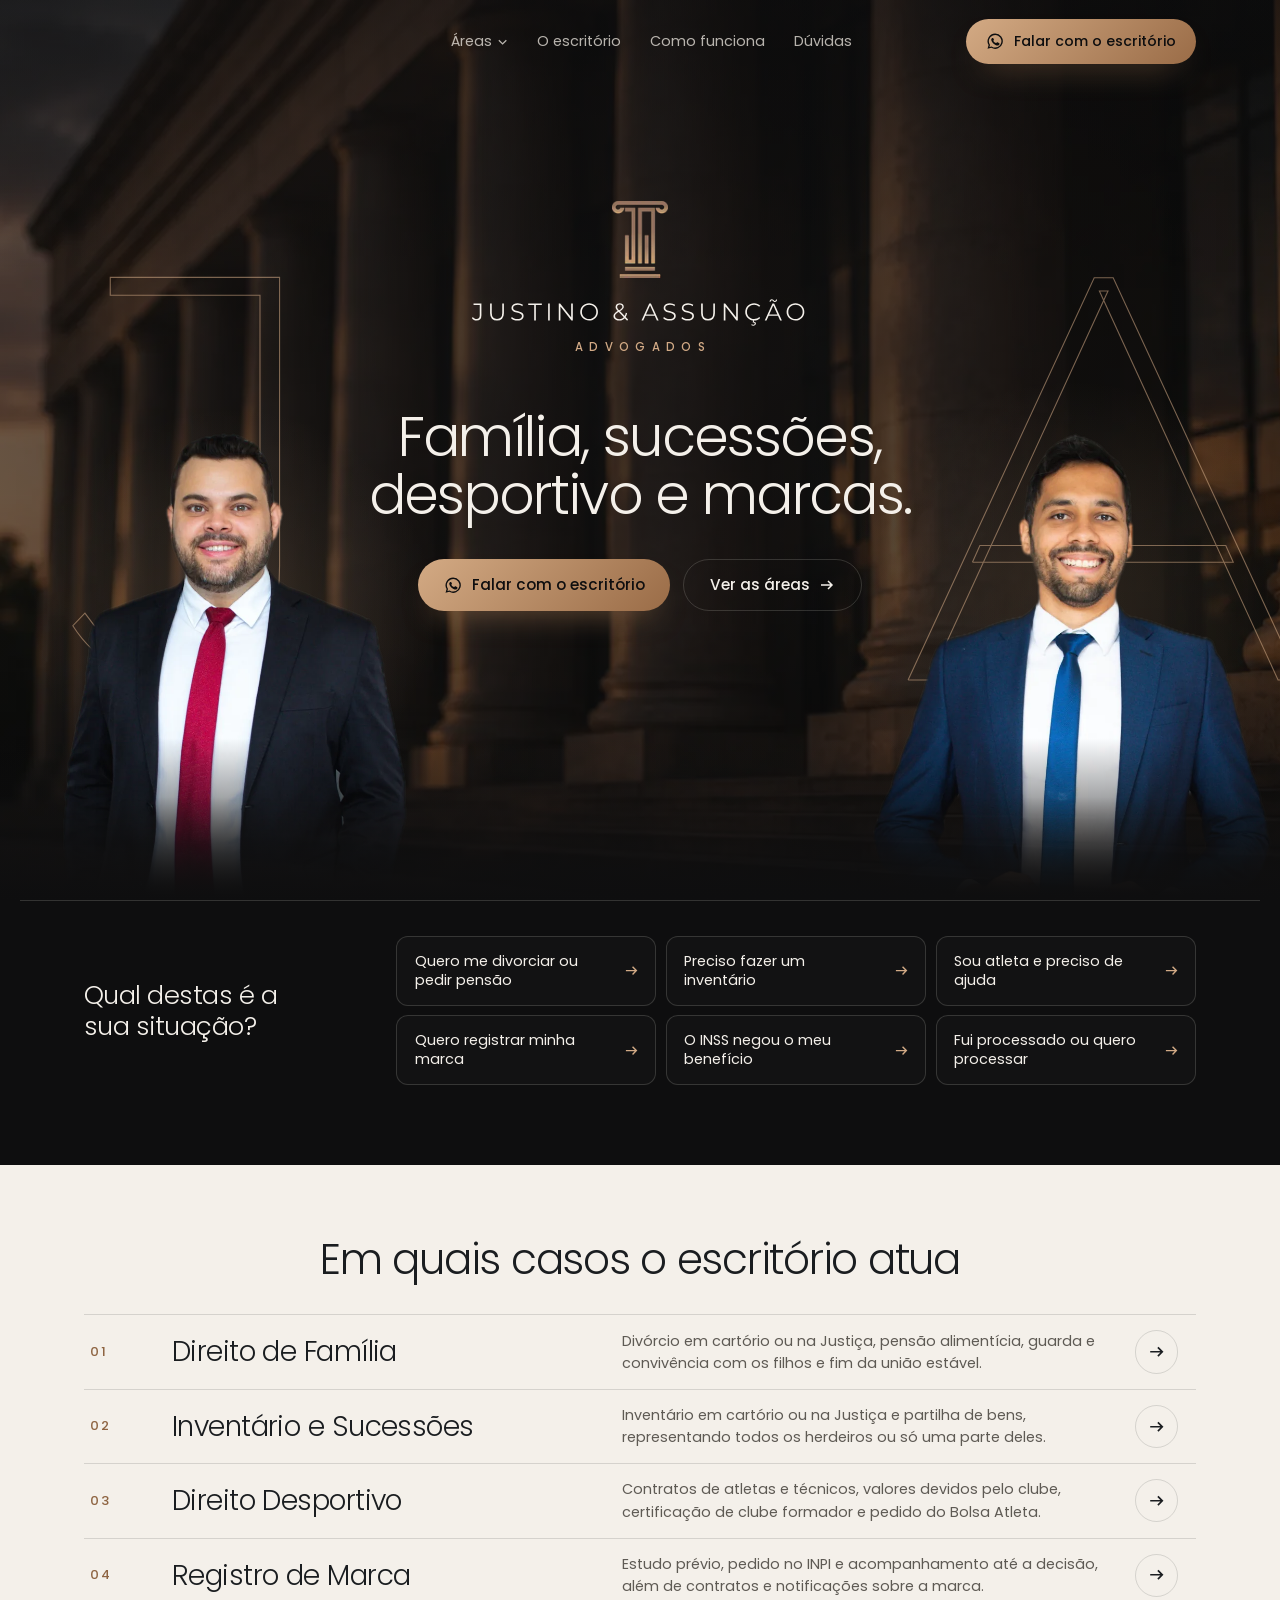
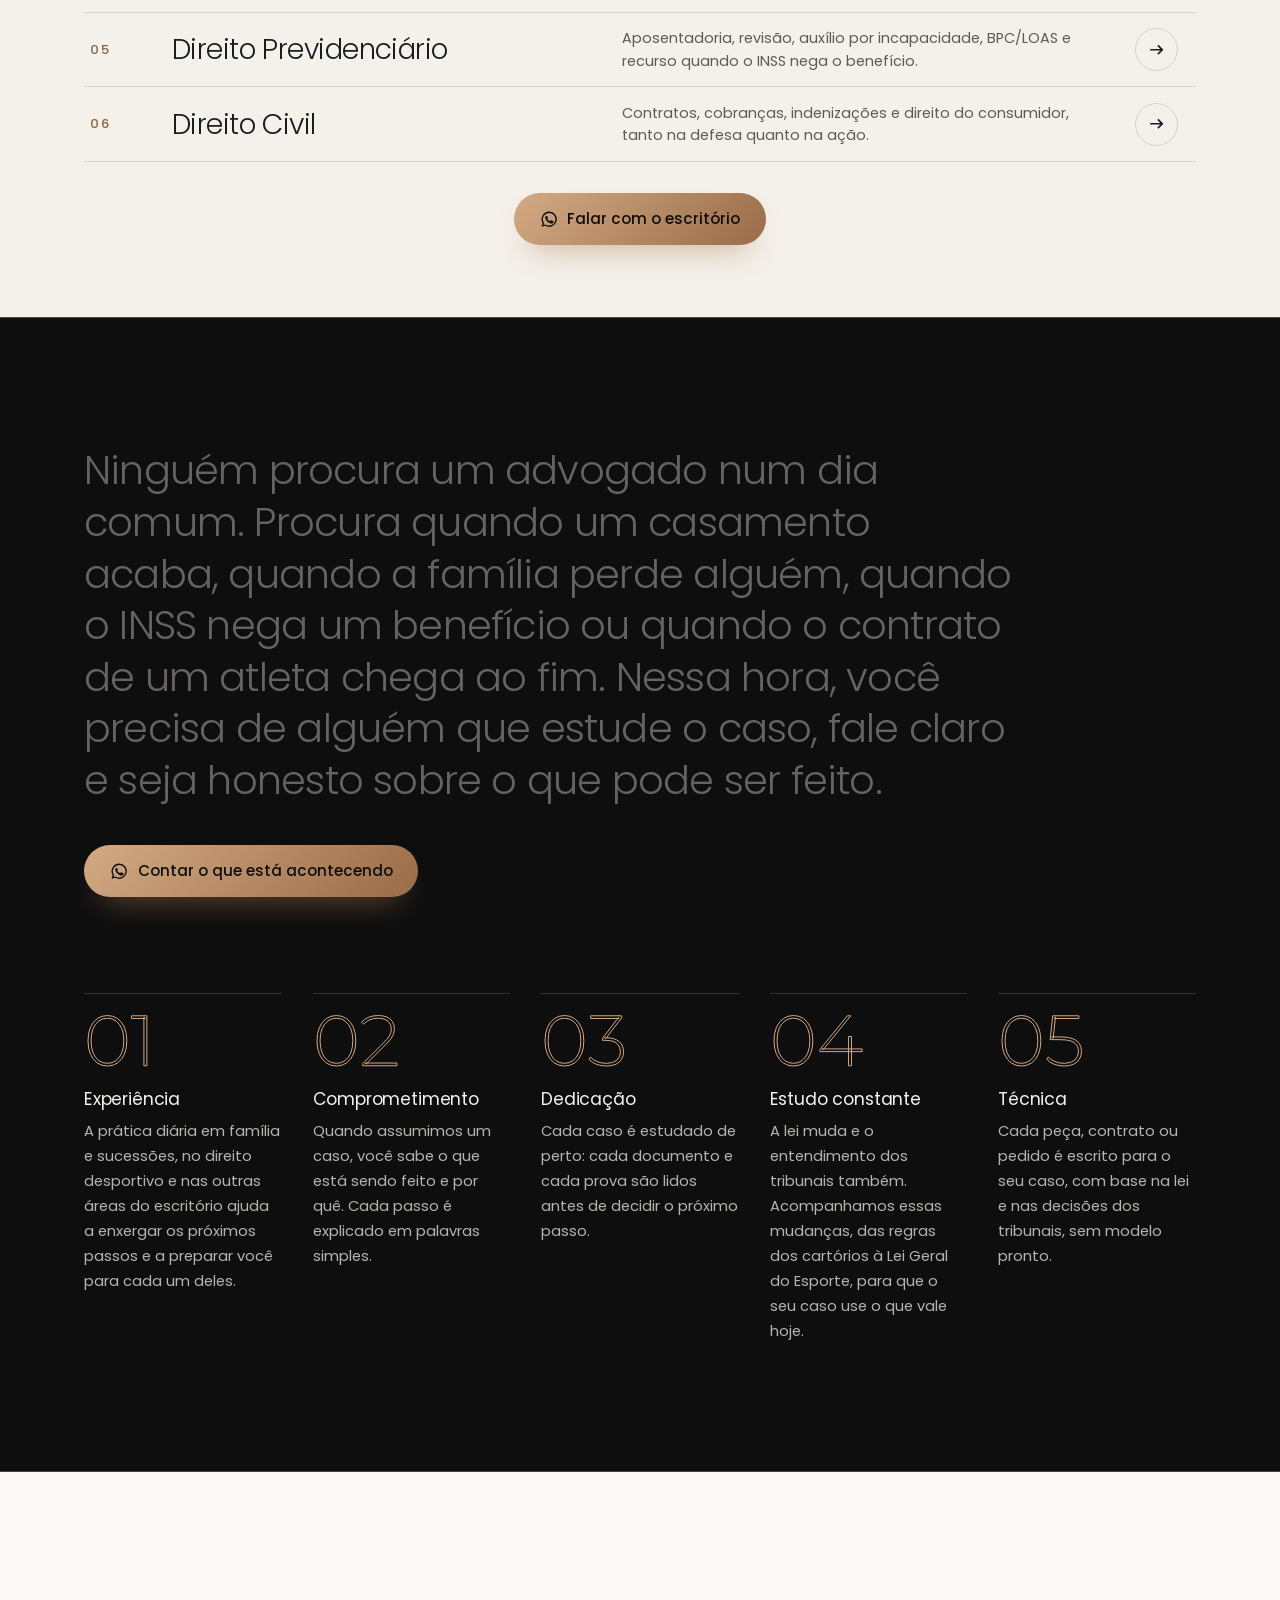
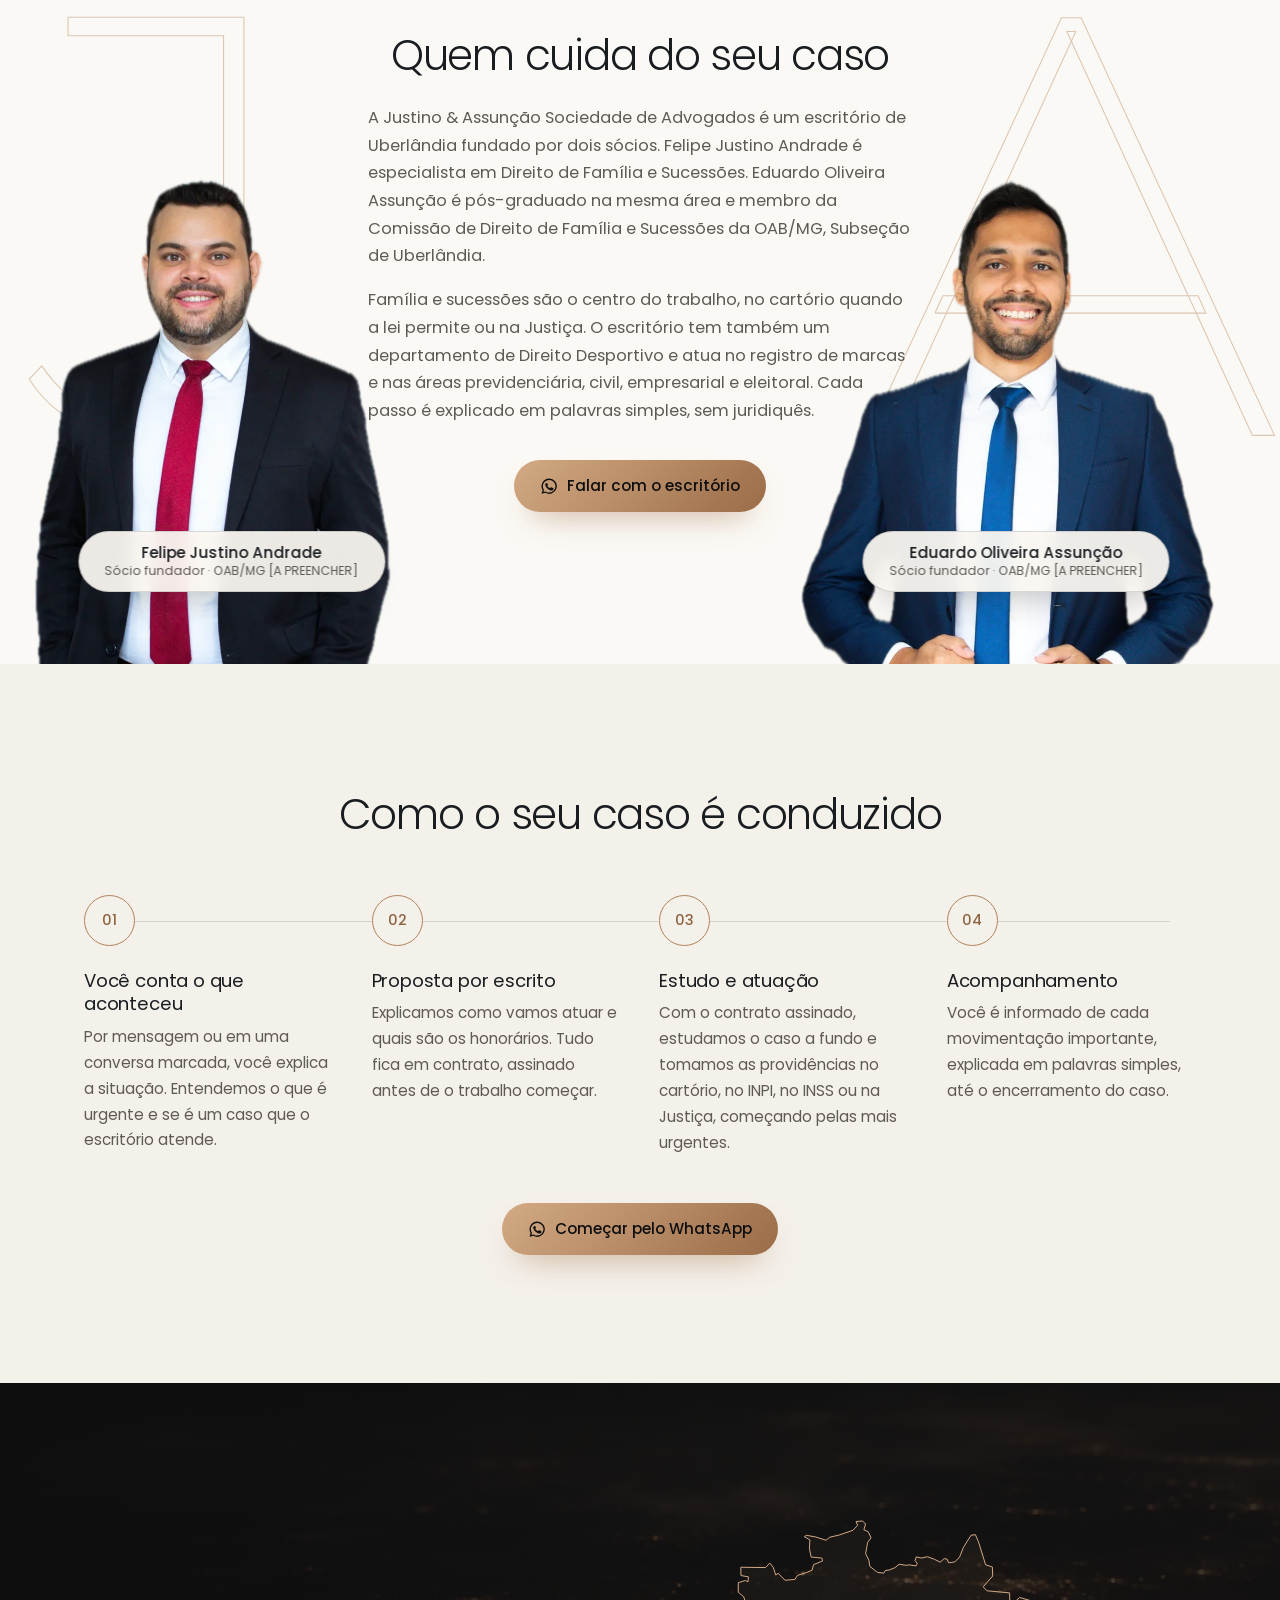
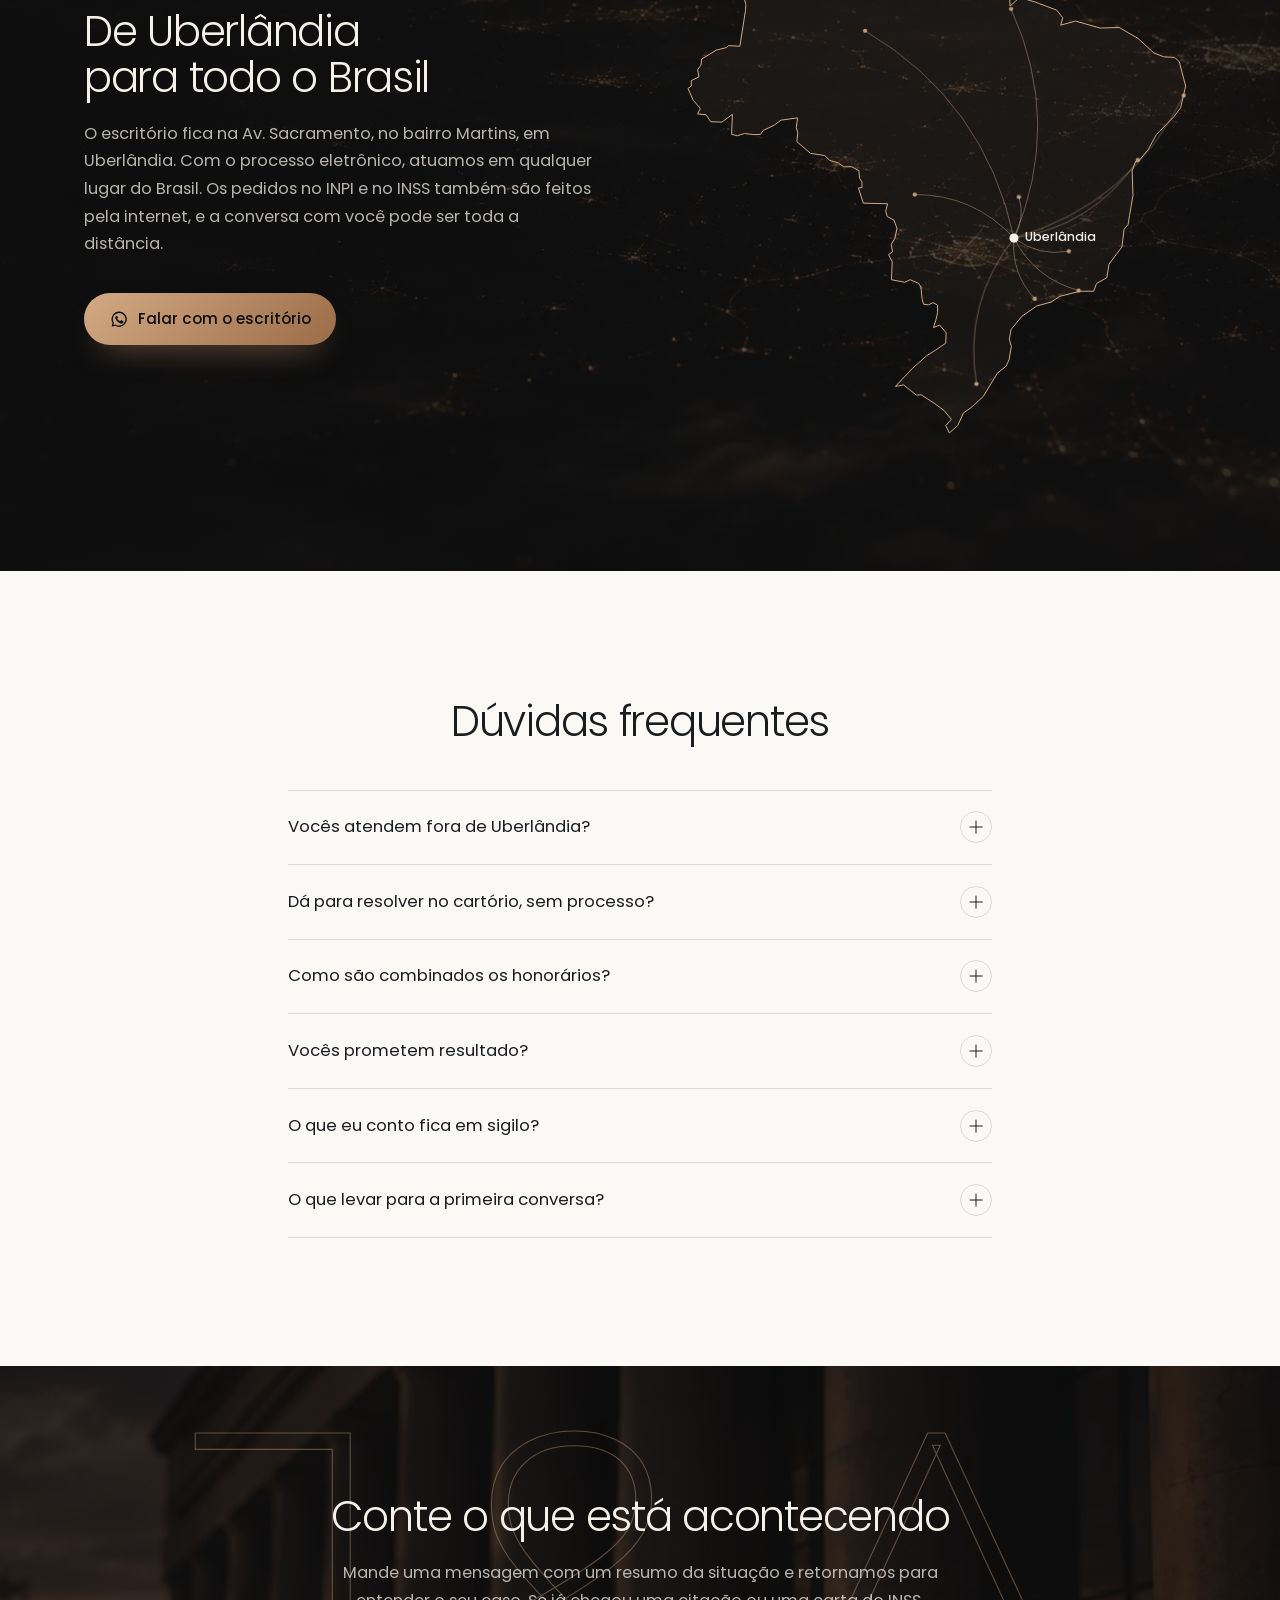
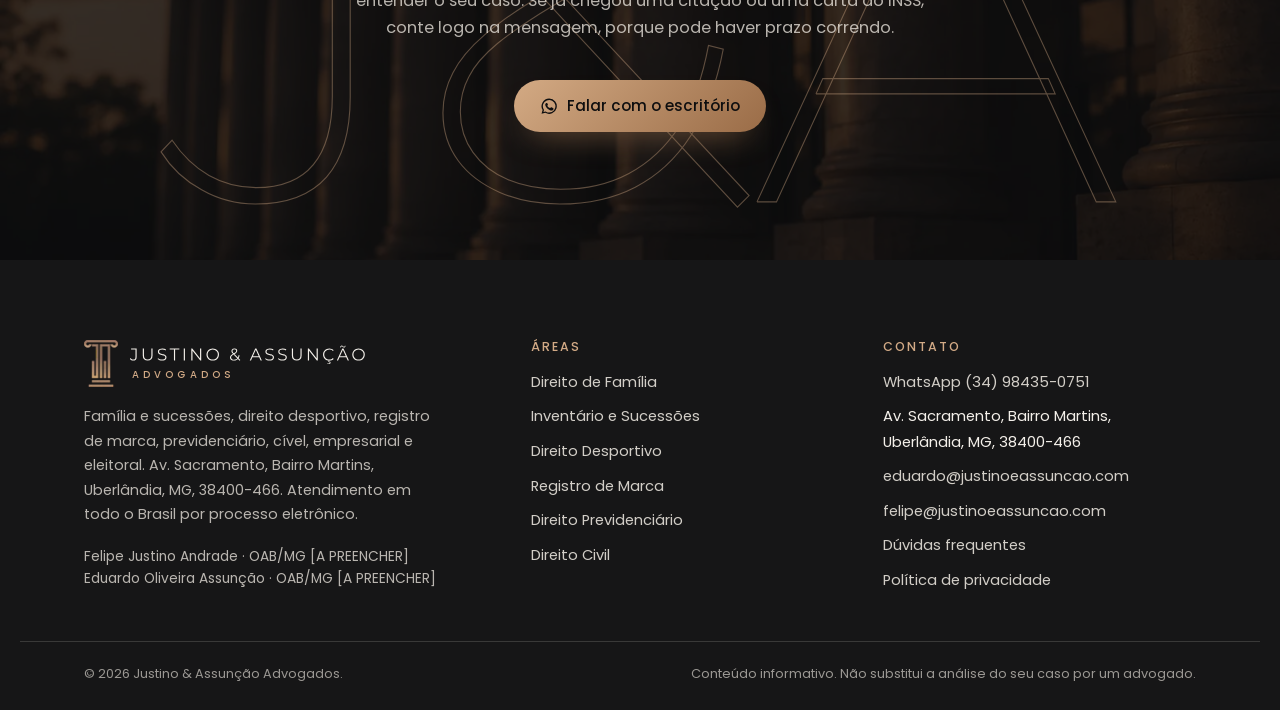
<file: index.html>
<!doctype html>
<html lang="pt-BR">
<head>
<meta charset="utf-8">
<meta name="viewport" content="width=device-width,initial-scale=1,viewport-fit=cover">
<title>Justino &amp; Assunção Advogados | Família, sucessões, desportivo e marcas em Uberlândia</title>
<meta name="description" content="Justino &amp; Assunção Advogados, em Uberlândia: família e sucessões, direito desportivo, registro de marca, previdenciário e cível. Atendimento em todo o Brasil.">
<meta name="robots" content="noindex,nofollow">
<link rel="canonical" href="https://justinoeassuncao.vercel.app/">
<meta name="theme-color" content="#0E0E0F">
<meta property="og:type" content="website"><meta property="og:locale" content="pt_BR"><meta property="og:site_name" content="Justino & Assunção Advogados">
<meta property="og:title" content="Justino &amp; Assunção Advogados | Família, sucessões, desportivo e marcas em Uberlândia"><meta property="og:description" content="Justino &amp; Assunção Advogados, em Uberlândia: família e sucessões, direito desportivo, registro de marca, previdenciário e cível. Atendimento em todo o Brasil."><meta property="og:url" content="https://justinoeassuncao.vercel.app/">
<meta property="og:image" content="https://justinoeassuncao.vercel.app/assets/img/og-v1.jpg"><meta name="twitter:card" content="summary_large_image">
<link rel="icon" href="/assets/img/favicon-ja.png" type="image/png" sizes="64x64"><link rel="apple-touch-icon" href="/assets/img/apple-touch-icon.png">
<link rel="preload" href="/assets/fonts/poppins-300.woff2" as="font" type="font/woff2" crossorigin>
<link rel="preload" href="/assets/fonts/poppins-500.woff2" as="font" type="font/woff2" crossorigin>
<link rel="preload" as="image" imagesrcset="/assets/img/fotos/eduardo-recorte-560.webp 478w, /assets/img/fotos/eduardo-recorte-900.webp 769w" imagesizes="(max-width:1060px) 74vw, 38vw" fetchpriority="high">
<script>document.documentElement.classList.add('js')</script>
<style>@font-face{font-family:"Poppins";src:url(/assets/fonts/poppins-300.woff2) format("woff2");font-weight:300;font-display:swap}@font-face{font-family:"Poppins";src:url(/assets/fonts/poppins-400.woff2) format("woff2");font-weight:400;font-display:swap}@font-face{font-family:"Poppins";src:url(/assets/fonts/poppins-500.woff2) format("woff2");font-weight:500;font-display:swap}@font-face{font-family:"Sans Reserva";src:local("Arial");size-adjust:112.5%}:root{--grafite:#0E0E0F;--grafite-2:#161617;--grafite-3:#232324;--areia:#F4F0EA;--areia-2:#E7DFD3;--papel:#FBF9F5;--verde:#A97B53;--cobre-1:#D3AA84;--cobre-2:#9A6C47;--bronze:#8E6442;--bronze-2:#B0825B;--bronze-cl:#D2AA86;--tinta:#1A1D20;--muted:#5E5A54;--claro-2:rgba(243,238,230,.74);--linha:rgba(26,29,32,.14);--linha-c:rgba(243,238,230,.16);--r:18px;--maxw:1240px;--gutter:clamp(1.25rem,5vw,4rem);--sec:clamp(5rem,10vw,8.5rem);--t-hero:clamp(2.7rem,4.7vw,4.5rem);--t-h2:clamp(2rem,3.3vw,3.05rem);--ease:cubic-bezier(.22,.8,.2,1)}*,*::before,*::after{box-sizing:border-box}html{-webkit-text-size-adjust:100%;scroll-behavior:smooth;scroll-padding-top:5.5rem}body{margin:0;font:400 1.02rem/1.7 "Poppins","Sans Reserva",system-ui,sans-serif;color:var(--tinta);background:var(--papel);-webkit-font-smoothing:antialiased;overflow-x:clip}img,svg{display:block;max-width:100%}a{color:inherit;text-decoration:none}button{font:inherit;color:inherit;background:none;border:0;cursor:pointer;padding:0}h1,h2,h3,p,ul,ol,dl,dd,figure{margin:0}h1,h2{font-weight:300;line-height:1.08;letter-spacing:-.03em;text-wrap:balance}h3{font-weight:400;line-height:1.3;letter-spacing:-.01em}.wrap{width:100%;max-width:var(--maxw);margin-inline:auto;padding-inline:var(--gutter)}.sec{padding-block:var(--sec)}.escuro{background:var(--grafite);color:var(--areia)}.areia{background:var(--areia)}:focus-visible{outline:2px solid var(--bronze-2);outline-offset:3px;border-radius:6px}::selection{background:var(--bronze-cl);color:var(--grafite)}.so-leitor{position:absolute;width:1px;height:1px;overflow:hidden;clip:rect(0 0 0 0);white-space:nowrap}.ctas{display:flex;flex-wrap:wrap;gap:.8rem;align-items:center}.btn{position:relative;display:inline-flex;align-items:center;justify-content:center;gap:.6rem;min-height:3.25rem;padding:.85rem 1.6rem;border-radius:999px;font-weight:500;font-size:.95rem;line-height:1.2;white-space:nowrap;overflow:hidden;isolation:isolate;transition:transform .35s var(--ease),background-color .3s,color .3s,border-color .3s}.btn svg{width:1.15rem;height:1.15rem;flex:none}.btn--pri{background:linear-gradient(135deg,var(--cobre-1),var(--cobre-2));color:#0E0E0F;box-shadow:0 16px 32px -18px rgba(169,123,83,.9)}.btn--pri::after{content:"";position:absolute;inset:0;z-index:-1;background:linear-gradient(110deg,transparent 30%,rgba(255,255,255,.28) 50%,transparent 70%);transform:translateX(-120%);transition:transform .9s var(--ease)}.btn--pri:hover{transform:translateY(-2px);filter:brightness(1.06)}.btn--pri:hover::after{transform:translateX(120%)}.btn--linha{border:1px solid var(--linha);color:var(--tinta)}.btn--linha:hover{border-color:var(--tinta)}.escuro .btn--linha,.capa .btn--linha{border-color:var(--linha-c);color:var(--areia)}.escuro .btn--linha:hover,.capa .btn--linha:hover{border-color:var(--areia)}.btn--linha svg{width:1rem;height:1rem;transition:transform .35s var(--ease)}.btn--linha:hover svg{transform:translateX(3px)}.top{position:fixed;inset:0 0 auto;z-index:40;color:var(--areia);transition:background-color .4s,box-shadow .4s,backdrop-filter .4s}.top.solid{background:rgba(14,14,15,.86);backdrop-filter:blur(14px);-webkit-backdrop-filter:blur(14px);box-shadow:0 1px 0 var(--linha-c)}.top__in{display:flex;align-items:center;gap:2rem;height:5.2rem}.marca{display:flex;align-items:center;gap:.75rem;flex:none}.marca__coluna{height:2.55rem;width:auto;flex:none}.marca__txt{display:flex;flex-direction:column;align-items:flex-start;gap:.15rem}.marca__nome{height:1.15rem;width:auto;fill:currentColor}.marca__txt>span{font-size:.62rem;font-weight:500;letter-spacing:.42em;text-transform:uppercase;color:var(--bronze-cl);padding-left:.12rem}.nav{display:flex;align-items:center;gap:1.8rem;margin-inline:auto;font-size:.9rem;color:var(--claro-2)}.nav>a,.nav__bt{transition:color .3s}.nav>a:hover,.nav__bt:hover{color:var(--areia)}.nav__areas{position:relative}.nav__bt{display:inline-flex;align-items:center;gap:.35rem;color:var(--claro-2)}.nav__bt svg{width:.7rem;height:.7rem;transition:transform .3s}.nav__menu{position:absolute;left:50%;top:calc(100% + .9rem);width:17rem;padding:.6rem;border-radius:14px;background:var(--grafite-2);box-shadow:0 30px 60px -20px rgba(0,0,0,.6),0 0 0 1px var(--linha-c);opacity:0;visibility:hidden;transform:translate(-50%,-6px);transition:opacity .25s,transform .25s var(--ease),visibility .25s}.nav__menu::before{content:"";position:absolute;inset:-1rem 0 auto;height:1rem}.nav__areas:hover .nav__menu,.nav__areas:focus-within .nav__menu,.nav__areas.aberto .nav__menu{opacity:1;visibility:visible;transform:translate(-50%,0)}.nav__areas:hover .nav__bt svg,.nav__areas.aberto .nav__bt svg{transform:rotate(180deg)}.nav__menu a{display:flex;justify-content:space-between;align-items:center;padding:.65rem .8rem;border-radius:9px;color:var(--areia);transition:background-color .2s}.nav__menu a:hover,.nav__menu a[aria-current]{background:var(--grafite-3)}.nav__menu a i{font-style:normal;font-size:.75rem;color:var(--bronze-cl)}.top .btn{min-height:2.8rem;padding:.65rem 1.25rem;font-size:.88rem}.menu-bt{display:none;width:2.9rem;height:2.9rem;border-radius:50%;border:1px solid var(--linha-c);place-items:center;margin-left:auto}.menu-bt i{display:block;width:1.1rem;height:1px;background:currentColor;box-shadow:0 -5px 0 currentColor,0 5px 0 currentColor;transition:box-shadow .3s,transform .3s}.menu{position:fixed;inset:0;z-index:39;background:var(--grafite);color:var(--areia);padding:6.5rem var(--gutter) 2rem;display:flex;flex-direction:column;gap:2rem;overflow-y:auto;opacity:0;visibility:hidden;transition:opacity .35s,visibility .35s}.menu.aberto{opacity:1;visibility:visible}.menu nav{display:flex;flex-direction:column}.menu nav a{display:flex;justify-content:space-between;align-items:baseline;padding:.95rem 0;border-bottom:1px solid var(--linha-c);font-size:1.35rem;font-weight:300}.menu nav a i{font-style:normal;font-size:.8rem;color:var(--bronze-cl)}.menu__extra{display:flex;flex-direction:column;gap:.4rem;font-size:.95rem;color:var(--claro-2)}.menu-aberto .menu-bt i{box-shadow:none;transform:rotate(45deg)}.menu-aberto .menu-bt i::after{content:"";display:block;width:100%;height:1px;background:currentColor;transform:rotate(90deg)}.capa{position:relative;min-height:100svh;display:flex;align-items:center;overflow:hidden;isolation:isolate;text-align:center;background:radial-gradient(70% 60% at 50% 38%,#1F1F21 0%,var(--grafite) 70%);color:var(--areia)}.capa::after{content:"";position:absolute;inset:auto 0 0;height:18%;z-index:1;background:linear-gradient(0deg,var(--grafite) 0%,rgba(14,14,15,0));pointer-events:none}.capa__fundo{position:absolute;inset:0;z-index:-1}.capa__fundo img{width:100%;height:100%;object-fit:cover;opacity:.62}.capa__fundo::after{content:"";position:absolute;inset:0;background:radial-gradient(52% 58% at 50% 42%,rgba(14,14,15,.72) 0%,rgba(14,14,15,.38) 100%),linear-gradient(180deg,rgba(14,14,15,.55) 0%,rgba(14,14,15,0) 30%)}.capa__palco{position:absolute;inset:0;z-index:0}.lado{position:absolute;bottom:0;height:min(52svh,32rem);display:flex;align-items:flex-end}.lado--l{right:calc(50% + 14.5rem)}.lado--r{left:calc(50% + 14.5rem)}.lado__foto{position:relative;z-index:2;height:100%;width:auto;max-width:none;-webkit-mask-image:linear-gradient(0deg,transparent 0,#000 22%);mask-image:linear-gradient(0deg,transparent 0,#000 22%)}.lado__luz{position:absolute;z-index:1;left:50%;top:38%;width:115%;aspect-ratio:1;transform:translate(-50%,-50%);border-radius:50%;background:radial-gradient(closest-side,rgba(201,162,122,.17),rgba(201,162,122,0))}.letra{position:absolute;z-index:0;height:150%;width:auto;top:-66%;overflow:visible}.lado--l .letra{left:50%;transform:translateX(-58%)}.lado--r .letra{left:50%;transform:translateX(-42%)}.letra path{fill:none;stroke:var(--bronze-cl);stroke-width:1.1px;vector-effect:non-scaling-stroke;opacity:.55;stroke-dasharray:1;stroke-dashoffset:1;animation:traco 3.4s var(--ease) .2s forwards}.lado--r .letra path{animation-delay:.5s}@keyframes traco{to{stroke-dashoffset:0}}.capa__txt{position:relative;z-index:3;max-width:calc(40rem + 2 * var(--gutter));margin-inline:auto;padding-block:6.5rem 12rem}.capa__marca{display:flex;flex-direction:column;align-items:center;gap:.7rem;margin-bottom:3.2rem}.capa__coluna{height:clamp(4rem,6vw,5.4rem);width:auto;margin-bottom:.5rem}.capa__nome{height:clamp(1.5rem,2.3vw,2.1rem);width:auto;fill:var(--areia)}.capa__marca span{text-transform:uppercase;font-size:.72rem;font-weight:500;letter-spacing:.55em;padding-left:.55em;color:var(--bronze-cl)}.capa h1{font-size:clamp(2.6rem,4.3vw,4.3rem);line-height:1.05}.capa__txt>p{margin:1.3rem auto 0;font-size:clamp(1.02rem,1.2vw,1.14rem);color:var(--claro-2);max-width:30rem}.capa .ctas{margin-top:2.2rem;justify-content:center}.capa--area{min-height:94svh}.capa--area .capa__txt{max-width:calc(42rem + 2 * var(--gutter));padding-top:9rem}.capa--area h1{font-size:clamp(2.2rem,3.4vw,3.1rem)}.home .top:not(.solid) .marca{opacity:0;pointer-events:none}.top .marca{transition:opacity .4s}.seletor{background:var(--grafite);color:var(--areia);padding-block:0 clamp(3.5rem,7vw,5rem)}.seletor__in{display:grid;grid-template-columns:minmax(0,.7fr) minmax(0,2fr);gap:2rem;align-items:center;padding-top:2.2rem;border-top:1px solid var(--linha-c)}.seletor__h{font-size:clamp(1.3rem,2vw,1.7rem);font-weight:300;letter-spacing:-.02em;line-height:1.2}.seletor__grade{display:grid;grid-template-columns:repeat(3,1fr);gap:.6rem}.seletor a{display:flex;align-items:center;justify-content:space-between;gap:.8rem;padding:.9rem 1rem .9rem 1.1rem;border-radius:12px;border:1px solid var(--linha-c);font-size:.9rem;line-height:1.35;text-align:left;background:rgba(255,255,255,.02);transition:border-color .3s,background-color .3s}.seletor a svg{width:.95rem;height:.95rem;flex:none;color:var(--bronze-cl);transition:transform .35s var(--ease)}.seletor a:hover{border-color:var(--bronze-cl);background:rgba(201,162,122,.08)}.seletor a:hover svg{transform:translateX(3px)}.com-fundo,.final{position:relative;isolation:isolate;overflow:hidden}.sec__fundo{position:absolute;inset:0;z-index:-2}.sec__fundo img{width:100%;height:100%;object-fit:cover}.sec__fundo::after{content:"";position:absolute;inset:0;background:rgba(14,14,15,.8)}.manifesto-sec{clip-path:inset(0)}.sec__fundo--fixo{position:fixed}.manifesto-sec .sec__fundo::after{background:linear-gradient(180deg,rgba(14,14,15,.86) 0%,rgba(14,14,15,.7) 45%,rgba(14,14,15,.9) 100%)}.alcance-sec .sec__fundo::after{background:linear-gradient(90deg,rgba(14,14,15,.94) 0%,rgba(14,14,15,.7) 55%,rgba(14,14,15,.82) 100%)}.final .sec__fundo::after{background:rgba(14,14,15,.84)}.letreiro{position:absolute;overflow:visible;pointer-events:none}.letreiro path{fill:none;stroke:var(--bronze-cl);stroke-width:1.1px;vector-effect:non-scaling-stroke;opacity:.4;stroke-dasharray:1;stroke-dashoffset:1}.indice-cab{display:flex;justify-content:space-between;align-items:end;gap:2rem;margin-bottom:clamp(2.4rem,5vw,3.6rem)}.indice-cab h2{font-size:var(--t-h2);max-width:34rem}.indice{margin:0;padding:0;list-style:none;border-top:1px solid var(--linha)}.indice a{position:relative;display:grid;grid-template-columns:3.6rem minmax(0,1fr) minmax(0,1.15fr) 3.4rem;align-items:center;gap:1.5rem;padding:1.7rem .4rem;border-bottom:1px solid var(--linha);isolation:isolate}.indice a::before{content:"";position:absolute;inset:0;z-index:-1;background:var(--grafite);transform:scaleY(0);transform-origin:bottom;transition:transform .55s var(--ease)}.indice__n{font-size:.82rem;font-weight:500;letter-spacing:.12em;color:var(--bronze);transition:color .4s}.indice__nome{font-size:clamp(1.6rem,2.7vw,2.4rem);font-weight:300;letter-spacing:-.02em;line-height:1.1;transition:color .4s,transform .55s var(--ease)}.indice__txt{color:var(--muted);font-size:.96rem;transition:color .4s}.indice__seta{width:3.2rem;height:3.2rem;border-radius:50%;border:1px solid var(--linha);display:grid;place-items:center;transition:border-color .4s,background-color .4s,color .4s,transform .55s var(--ease)}.indice__seta svg{width:1.1rem;height:1.1rem}.indice a:hover::before,.indice a:focus-visible::before{transform:scaleY(1);transform-origin:top}.indice a:hover .indice__nome{color:var(--areia);transform:translateX(.6rem)}.indice a:hover .indice__txt{color:var(--claro-2)}.indice a:hover .indice__n{color:var(--bronze-cl)}.indice a:hover .indice__seta{border-color:var(--bronze-cl);background:var(--bronze-cl);color:var(--grafite);transform:rotate(-45deg)}.manifesto{font-size:clamp(1.6rem,3.1vw,2.75rem);font-weight:300;line-height:1.3;letter-spacing:-.02em;max-width:58rem}.manifesto span{opacity:.38;transition:opacity .45s}.manifesto span.on{opacity:1}.manifesto-sec .ctas{margin-top:2.4rem}.difs{display:grid;grid-template-columns:repeat(5,1fr);gap:clamp(1rem,2.4vw,2rem);margin:clamp(4rem,8vw,6rem) 0 0;padding:0;list-style:none}.dif{padding-top:1.4rem;border-top:1px solid var(--linha-c)}.dif svg{height:3.2rem;width:auto;margin-bottom:1.3rem;overflow:visible}.dif svg path{fill:none;stroke:var(--bronze-cl);stroke-width:1px;vector-effect:non-scaling-stroke;stroke-dasharray:1;stroke-dashoffset:1}.dif.in svg path{animation:traco 2.2s var(--ease) forwards}.dif h3{font-size:1.08rem;color:var(--areia)}.dif p{margin-top:.5rem;font-size:.92rem;color:var(--claro-2)}.equipe{position:relative;overflow:hidden;isolation:isolate;min-height:min(88svh,50rem);display:flex;align-items:center;background:var(--papel);padding-block:clamp(4.5rem,9svh,6rem) clamp(3.5rem,8svh,5.5rem)}.equipe__txt{position:relative;z-index:2;text-align:center;max-width:calc(36rem + 2 * var(--gutter))}.equipe h2{font-size:var(--t-h2);white-space:nowrap}.equipe__p{text-align:left;max-width:34rem;margin:1.6rem auto 0;color:var(--muted)}.equipe__p p+p{margin-top:1rem}.equipe .ctas{justify-content:center;margin-top:2.2rem}.equipe__palco{position:absolute;inset:0;z-index:1;pointer-events:none}.eq{position:absolute;bottom:0;margin:0;height:min(54svh,31rem);display:flex;align-items:flex-end}.eq--l{right:calc(50% + 15.5rem)}.eq--r{left:calc(50% + 10rem)}.eq--r .letra{left:4rem}.eq__foto{position:relative;z-index:1;height:100%;width:auto;max-width:none}.eq .letra path{stroke:var(--bronze-2);opacity:.42;animation:none}.equipe.in .eq .letra path{animation:traco 3.2s var(--ease) .2s forwards}.eq__nome{position:absolute;z-index:2;left:50%;bottom:clamp(3.2rem,8svh,4.6rem);transform:translateX(-50%);display:flex;flex-direction:column;align-items:center;padding:.7rem 1.6rem;border-radius:999px;background:rgba(250,247,242,.94);border:1px solid var(--linha);box-shadow:0 18px 36px -20px rgba(26,29,32,.45);-webkit-backdrop-filter:blur(8px);backdrop-filter:blur(8px);text-align:center;white-space:nowrap;line-height:1.35}.eq__nome b{font-weight:500;font-size:.95rem;color:var(--tinta)}.eq__nome span{font-size:.76rem;color:var(--muted)}.eq--l .eq__nome{left:56%}.eq--r .eq__nome{left:52%}.cab-centro{font-size:var(--t-h2);text-align:center;margin:0 auto clamp(2.4rem,5vw,3.6rem)}.fim-centro{justify-content:center;margin-top:clamp(2.2rem,4vw,3rem)}@media (min-width:861px){.cab-centro{white-space:nowrap}}.areas-sec{padding-block:clamp(3.5rem,8svh,5.5rem)}.areas-sec .cab-centro{margin-bottom:clamp(1.6rem,3.5svh,2.4rem)}.areas-sec .indice a{padding:clamp(.7rem,1.6svh,1.05rem) .4rem}.areas-sec .indice__nome{font-size:clamp(1.4rem,2.2vw,1.95rem)}.areas-sec .indice__txt{font-size:.9rem;line-height:1.55}.areas-sec .indice__seta{width:2.7rem;height:2.7rem}.areas-sec .fim-centro{margin-top:clamp(1.6rem,3.5svh,2.4rem)}.passos-cab{display:flex;justify-content:space-between;align-items:end;gap:2rem;margin-bottom:clamp(2.8rem,6vw,4rem)}.passos-cab h2{font-size:var(--t-h2);max-width:32rem}.passos{position:relative;display:grid;grid-template-columns:repeat(4,1fr);gap:clamp(1.2rem,3vw,2.4rem);margin:0;padding:0;list-style:none}.passos::before,.passos__linha{content:"";position:absolute;left:1.6rem;right:1.6rem;top:1.6rem;height:1px;background:var(--linha)}.passos__linha{background:var(--bronze-2);transform:scaleX(var(--p,0));transform-origin:left;transition:transform .15s linear}.escuro .passos::before{background:var(--linha-c)}.escuro .passos__linha{background:var(--bronze-cl)}.passo b{position:relative;display:grid;place-items:center;width:3.2rem;height:3.2rem;border-radius:50%;background:var(--papel);border:1px solid var(--bronze-2);color:var(--bronze);font-weight:500;font-size:.9rem;margin-bottom:1.4rem}.areia .passo b{background:var(--areia)}.escuro .passo b{background:var(--grafite);border-color:var(--bronze-cl);color:var(--bronze-cl)}.passo h3{font-size:1.14rem}.passo p{margin-top:.5rem;color:var(--muted);font-size:.95rem}.escuro .passo p{color:var(--claro-2)}.alcance{display:grid;grid-template-columns:minmax(0,1fr) minmax(0,1fr);gap:clamp(2rem,6vw,5rem);align-items:center}.alcance h2{font-size:var(--t-h2)}.alcance p{margin-top:1.2rem;color:var(--claro-2)}.alcance .ctas{margin-top:2.2rem}.mapa{width:100%;max-width:34rem;margin-inline:auto;overflow:visible}.mapa__pais{fill:rgba(201,162,122,.05);stroke:var(--bronze-cl);stroke-width:1.2;stroke-linejoin:round;stroke-dasharray:1;stroke-dashoffset:1}.mapa__arco{fill:none;stroke:var(--bronze-cl);stroke-width:1;opacity:.55;stroke-dasharray:1;stroke-dashoffset:1}.mapa__cap{fill:var(--bronze-cl);opacity:0}.mapa__udi{fill:var(--areia)}.mapa__onda{fill:none;stroke:var(--areia);stroke-width:1;transform-box:fill-box;transform-origin:center;opacity:0}.mapa__nome{font:500 15px "Poppins","Sans Reserva",sans-serif;fill:var(--areia)}.mapa.ver .mapa__pais{animation:traco 2.6s var(--ease) forwards}.mapa.ver .mapa__arco{animation:traco 1.4s var(--ease) var(--d) forwards}.mapa.ver .mapa__cap{animation:aparece .5s var(--ease) var(--d) forwards}.mapa.ver .mapa__onda{animation:onda 2.8s ease-out 1s infinite}.mapa.ver .mapa__onda--2{animation-delay:2.4s}@keyframes aparece{to{opacity:.9}}@keyframes onda{0%{opacity:.7;transform:scale(1)}100%{opacity:0;transform:scale(4.2)}}.sit{display:grid;grid-template-columns:minmax(0,.8fr) minmax(0,1.2fr);gap:clamp(2rem,6vw,5rem);align-items:start}.sit__cab{position:sticky;top:7.5rem;display:flex;flex-direction:column;align-items:flex-start;gap:1.8rem}.sit__cab h2{font-size:var(--t-h2)}.cartoes{display:flex;flex-direction:column;gap:1.1rem;margin:0;padding:0;list-style:none}.cartao{position:sticky;top:calc(7.5rem + var(--i) * .9rem);display:grid;grid-template-columns:auto 1fr;gap:.4rem 1.5rem;padding:clamp(1.5rem,3vw,2.2rem);border-radius:var(--r);background:var(--papel);border:1px solid var(--linha);box-shadow:0 -16px 40px -30px rgba(26,29,32,.35)}.cartao svg{grid-row:span 2;height:2.6rem;width:auto;overflow:visible}.cartao svg path{fill:none;stroke:var(--bronze-2);stroke-width:1px;vector-effect:non-scaling-stroke}.cartao h3{font-size:clamp(1.1rem,1.6vw,1.3rem);align-self:end}.cartao p{color:var(--muted);font-size:.96rem}.docs{display:grid;grid-template-columns:minmax(0,.8fr) minmax(0,1.2fr);gap:clamp(2rem,6vw,5rem);align-items:start}.docs h2{font-size:var(--t-h2)}.docs .ctas{margin-top:2rem}.docs__lista{display:grid;grid-template-columns:1fr 1fr;column-gap:2rem;margin:0;padding:0;list-style:none;border-top:1px solid var(--linha);counter-reset:d}.docs__lista li{display:grid;grid-template-columns:2.4rem 1fr;padding:1.05rem 0;border-bottom:1px solid var(--linha);counter-increment:d;font-size:.98rem}.docs__lista li::before{content:counter(d,decimal-leading-zero);font-size:.78rem;font-weight:500;letter-spacing:.1em;color:var(--bronze);padding-top:.2rem}.faq{max-width:52rem;margin-inline:auto}.faq .cab-centro{margin-bottom:clamp(1.8rem,4vw,2.8rem)}.faq__item{border-bottom:1px solid var(--linha)}.faq__item:first-child{border-top:1px solid var(--linha)}.faq__item summary{display:flex;justify-content:space-between;align-items:center;gap:1rem;padding:1.3rem 0;cursor:pointer;list-style:none;font-size:1.04rem}.faq__item summary::-webkit-details-marker{display:none}.faq__item summary i{position:relative;flex:none;width:2rem;height:2rem;border-radius:50%;border:1px solid var(--linha);transition:transform .4s var(--ease),background-color .3s,border-color .3s}.faq__item summary i::before,.faq__item summary i::after{content:"";position:absolute;left:50%;top:50%;width:.8rem;height:1px;background:currentColor;transform:translate(-50%,-50%)}.faq__item summary i::after{transform:translate(-50%,-50%) rotate(90deg)}.faq__item[open] summary i{transform:rotate(45deg);background:var(--bronze);border-color:var(--bronze);color:#fff}.faq__item p{padding:0 3rem 1.4rem 0;color:var(--muted)}.final{position:relative;overflow:hidden;isolation:isolate;text-align:center}.final .letreiro{left:50%;top:50%;width:min(92vw,60rem);height:auto;transform:translate(-50%,-50%);z-index:-1}.final.in .letreiro path{animation:traco 3.2s var(--ease) forwards}.final h2{font-size:var(--t-h2);max-width:44rem;margin-inline:auto}.final p{margin:1.2rem auto 0;max-width:38rem;color:var(--claro-2)}.final .ctas{justify-content:center;margin-top:2.4rem}.outras{margin-top:clamp(4rem,8vw,6rem);padding-top:2rem;border-top:1px solid var(--linha-c);text-align:left}.outras h2{font-size:1.15rem;font-weight:400;letter-spacing:0;margin:0 0 1.2rem;max-width:none}.outras__lista{display:grid;grid-template-columns:repeat(5,1fr);gap:.7rem}.outras__lista a{display:flex;justify-content:space-between;align-items:center;gap:.6rem;padding:1rem 1.1rem;border-radius:12px;border:1px solid var(--linha-c);font-size:.92rem;transition:border-color .3s,background-color .3s}.outras__lista a:hover{border-color:var(--bronze-cl);background:rgba(201,162,122,.08)}.outras__lista svg{width:.95rem;height:.95rem;color:var(--bronze-cl);flex:none}.rod{background:var(--grafite-2);color:var(--areia);padding-block:clamp(3.5rem,7vw,5rem) 1.6rem}.rod__in{display:grid;grid-template-columns:1.3fr 1fr 1fr;gap:2.5rem}.rod .marca__nome{height:1.3rem}.rod .marca__coluna{height:2.9rem}.rod__marca p{margin-top:1.1rem;font-size:.9rem;color:var(--claro-2);max-width:22rem}.rod__marca ul{margin:1.2rem 0 0;padding:0;list-style:none;font-size:.86rem;color:var(--claro-2);line-height:1.6}.rod__col h2{font-size:.78rem;font-weight:500;letter-spacing:.16em;text-transform:uppercase;color:var(--bronze-cl);margin-bottom:1rem}.rod__col ul{margin:0;padding:0;list-style:none;display:flex;flex-direction:column;gap:.6rem;font-size:.92rem}.rod__col a{color:rgba(243,238,230,.85);transition:color .3s}.rod__col a:hover{color:var(--bronze-cl)}.rod__fim{margin-top:3rem;padding-top:1.3rem;border-top:1px solid var(--linha-c);font-size:.8rem;color:rgba(243,238,230,.6);display:flex;justify-content:space-between;gap:1rem;flex-wrap:wrap}.zap{position:fixed;right:1.1rem;bottom:1.1rem;z-index:50;display:grid;place-items:center;width:3.6rem;height:3.6rem;border-radius:50%;background:#1FAF5A;color:#fff;box-shadow:0 16px 34px -14px rgba(0,0,0,.45);transition:transform .35s var(--ease)}.zap svg{width:1.9rem;height:1.9rem}.zap:hover{transform:translateY(-2px)}.js .zap{opacity:0;transform:translateY(12px);pointer-events:none;transition:opacity .4s var(--ease),transform .4s var(--ease)}.js .zap.ver{opacity:1;transform:none;pointer-events:auto}.texto-pag{padding-top:9rem}.texto{max-width:46rem}.texto h1{font-size:var(--t-h2)}.texto h2{font-size:1.35rem;margin:2.2rem 0 .6rem;font-weight:400;letter-spacing:-.01em}.texto p{color:var(--muted)}.obrigado{min-height:100svh;display:grid;place-items:center;text-align:center;padding:2rem;background:var(--grafite);color:var(--areia)}.obrigado .capa__coluna{display:block;margin:0 auto 1.1rem}.obrigado .marca__nome{height:1.45rem;margin:0 auto}.obrigado h1{margin-top:2rem;font-size:clamp(1.8rem,4vw,2.8rem)}.obrigado p{margin-top:.8rem;color:var(--claro-2)}.gira{width:2.6rem;height:2.6rem;margin:2rem auto;border-radius:50%;border:1.5px solid var(--linha-c);border-top-color:var(--bronze-cl);animation:gira 1s linear infinite}@keyframes gira{to{transform:rotate(360deg)}}.obrigado .ctas{justify-content:center}.js .rv{opacity:0;transform:translate3d(0,26px,0);transition:opacity .9s var(--ease),transform 1.1s var(--ease)}.js .rv.in{opacity:1;transform:none}.js .rv[data-d="1"]{transition-delay:.08s}.js .rv[data-d="2"]{transition-delay:.16s}.js .rv[data-d="3"]{transition-delay:.24s}.js .rv[data-d="4"]{transition-delay:.32s}@media (max-width:1060px){.nav,.top .btn{display:none}.menu-bt{display:grid}.difs{grid-template-columns:repeat(3,1fr);row-gap:2.6rem}.capa{flex-direction:column;align-items:stretch;min-height:0}.capa__txt{order:-1;padding-block:7rem 0;max-width:calc(34rem + 2 * var(--gutter))}.capa__palco{position:relative;inset:auto;height:min(64vw,25rem);margin-top:3.5rem}.lado{height:100%}.lado--l{right:46%}.lado--r{left:46%;z-index:1}.letra{height:125%;top:-32%}.seletor__grade{grid-template-columns:1fr 1fr}.equipe{flex-direction:column;align-items:stretch;min-height:0;padding-bottom:0}.sec__fundo--fixo{position:absolute}.manifesto-sec{clip-path:none}.alcance-sec .sec__fundo::after{background:linear-gradient(180deg,rgba(14,14,15,.9) 0%,rgba(14,14,15,.72) 60%,rgba(14,14,15,.86) 100%)}.equipe__palco{position:relative;inset:auto;height:min(68vw,26rem);margin-top:3rem}.eq{height:100%}.eq--l{right:47%}.eq--r{left:45%}.eq--r .letra{left:0}.eq--l .eq__nome{left:auto;right:calc(3vw + 4px);transform:none;max-width:calc(50vw - 16px)}.eq--r .eq__nome{left:calc(5vw + 4px);transform:none;max-width:calc(50vw - 16px)}.outras__lista{grid-template-columns:repeat(3,1fr)}}@media (max-width:860px){.alcance,.sit,.docs{grid-template-columns:1fr}.sit__cab{position:relative;top:0}.indice a{grid-template-columns:2.6rem minmax(0,1fr) 3rem;row-gap:.3rem}.indice__txt{grid-column:2;grid-row:2}.indice__seta{grid-row:1 / span 2;grid-column:3}.passos{grid-template-columns:1fr 1fr;row-gap:2.6rem}.passos::before,.passos__linha{display:none}.rod__in{grid-template-columns:1fr 1fr}.rod__marca{grid-column:1 / -1}}@media (min-width:1061px) and (max-width:1260px){.eq--l .eq__nome{left:auto;right:0;transform:none}.eq--r .eq__nome{left:0;transform:none}.eq__nome{padding:.55rem 1.05rem}.eq__nome b{font-size:.86rem}.eq__nome span{font-size:.7rem}}@media (max-width:760px){.top__in{height:4.6rem}.capa:not(.capa--area) h1{max-width:5.5em;margin-inline:auto}.marca__nome{height:.98rem}.marca__coluna{height:2.2rem}.marca{gap:.6rem}.seletor__in{grid-template-columns:1fr;text-align:center}.seletor__grade{grid-template-columns:1fr}.ctas{justify-content:center}.indice-cab,.passos-cab{flex-direction:column;align-items:center;text-align:center}.alcance__txt,.sit__cab,.docs__cab,.manifesto-sec .wrap{text-align:center;align-items:center}.equipe h2{white-space:normal}.equipe__p{text-align:center}.eq__nome{bottom:.9rem;padding:.5rem 1rem;white-space:normal;width:max-content;max-width:44vw}.eq__nome b{font-size:.76rem;line-height:1.25}.eq__nome span{display:none}.eq__nome{padding:.5rem .8rem;width:calc(50vw - 22px);min-height:3.4rem;justify-content:center}.manifesto{margin-inline:auto}.difs{grid-template-columns:1fr 1fr;text-align:center}.dif svg{margin-inline:auto}.dif:last-child{grid-column:1 / -1}.passos{grid-template-columns:1fr;text-align:center}.passo b{margin-inline:auto}.indice a{padding:1.3rem .2rem;gap:1rem}.indice__nome{font-size:1.5rem}.indice__seta{width:2.6rem;height:2.6rem}.cartao{grid-template-columns:1fr;text-align:center;top:calc(5.8rem + var(--i) * .7rem)}.cartao svg{grid-row:auto;margin:0 auto .6rem}.docs__lista{grid-template-columns:1fr;text-align:left}.faq__item p{padding-right:0}.outras__lista{grid-template-columns:1fr 1fr}.rod__in{grid-template-columns:1fr;text-align:center}.rod .marca{justify-content:center}.rod__marca p,.rod__marca ul{margin-inline:auto}.rod__fim{justify-content:center;text-align:center}.btn{padding-inline:1.3rem}}@media (max-width:359px){.btn{white-space:normal}}@media (prefers-reduced-motion:reduce){*,*::before,*::after{animation-duration:.01ms!important;animation-iteration-count:1!important;transition-duration:.01ms!important}.js .rv{opacity:1;transform:none}.manifesto span{opacity:1}}@media (max-width:600px){.ctas{display:grid;grid-template-columns:minmax(0,max-content);width:fit-content;max-width:100%;margin-inline:auto}.ctas>*{width:100%;justify-content:center;text-align:center}}</style>
<script type="application/ld+json">{"@context":"https://schema.org","@graph":[{"@type":"LegalService","@id":"https://justinoeassuncao.vercel.app/#escritorio","name":"Justino & Assunção Advogados","url":"https://justinoeassuncao.vercel.app/","image":"https://justinoeassuncao.vercel.app/assets/img/og-v1.jpg","areaServed":"BR","address":{"@type":"PostalAddress","addressLocality":"Uberlândia","addressRegion":"MG","addressCountry":"BR"},"knowsAbout":["Direito de Família","Inventário e Sucessões","Direito Desportivo","Registro de Marca","Direito Previdenciário","Direito Civil"],"employee":[{"@type":"Person","name":"Felipe Justino Andrade","jobTitle":"Sócio fundador"},{"@type":"Person","name":"Eduardo Oliveira Assunção","jobTitle":"Sócio fundador"}]},{"@type":"FAQPage","mainEntity":[{"@type":"Question","name":"Vocês atendem fora de Uberlândia?","acceptedAnswer":{"@type":"Answer","text":"Sim. Quando o processo é eletrônico, atuamos em qualquer lugar do Brasil, e a conversa com você pode ser toda a distância. Se algum ato exigir presença, avisamos antes de começar."}},{"@type":"Question","name":"Dá para resolver no cartório, sem processo?","acceptedAnswer":{"@type":"Answer","text":"Em alguns casos, sim. Divórcio e inventário podem ser feitos no cartório, por escritura, quando há acordo e a lei permite. Mesmo no cartório, é obrigatório ter advogado."}},{"@type":"Question","name":"Como são combinados os honorários?","acceptedAnswer":{"@type":"Answer","text":"Depois de entender o seu caso, apresentamos a proposta de honorários por escrito. Tudo fica em contrato, assinado antes de o trabalho começar."}},{"@type":"Question","name":"Vocês prometem resultado?","acceptedAnswer":{"@type":"Answer","text":"Não. Quem decide é o juiz ou o órgão responsável, como o INSS ou o INPI, e a ética da advocacia proíbe prometer resultado. O nosso compromisso é com o trabalho: estudo do caso, técnica e acompanhamento em cada etapa."}},{"@type":"Question","name":"O que eu conto fica em sigilo?","acceptedAnswer":{"@type":"Answer","text":"Sim. O sigilo entre advogado e cliente é um dever profissional. O que você conta fica entre você e o escritório."}},{"@type":"Question","name":"O que levar para a primeira conversa?","acceptedAnswer":{"@type":"Answer","text":"Um resumo do que aconteceu e os documentos que você tiver. Na página de cada área há uma lista do que separar."}}]}]}</script>
</head>
<body class="home">
<svg width="0" height="0" style="position:absolute" aria-hidden="true"><defs><path id="ja-nome" d="M188 6Q130 6 79 -20Q28 -46 -4 -94L37 -141Q66 -99 105 -77Q143 -54 189 -54Q321 -54 321 -211V-639H64V-700H390V-213Q390 -103 339 -49Q288 6 188 6Z M1035 6Q902 6 825 -71Q749 -148 749 -299V-700H818V-301Q818 -176 875 -116Q932 -56 1035 -56Q1139 -56 1196 -116Q1253 -176 1253 -301V-700H1321V-299Q1321 -148 1245 -71Q1168 6 1035 6Z M1878 6Q1800 6 1729 -20Q1658 -46 1619 -86L1647 -139Q1684 -103 1746 -78Q1808 -53 1878 -53Q1944 -53 1986 -70Q2028 -87 2048 -116Q2069 -145 2069 -180Q2069 -221 2045 -247Q2022 -272 1983 -287Q1945 -302 1899 -313Q1853 -323 1807 -336Q1760 -349 1722 -369Q1683 -390 1660 -425Q1637 -460 1637 -515Q1637 -566 1664 -610Q1691 -653 1747 -680Q1804 -706 1892 -706Q1951 -706 2009 -689Q2067 -673 2108 -643L2084 -588Q2040 -618 1989 -632Q1939 -647 1892 -647Q1828 -647 1786 -629Q1744 -611 1724 -582Q1705 -553 1705 -517Q1705 -475 1728 -450Q1752 -424 1790 -410Q1829 -395 1875 -384Q1921 -373 1967 -360Q2013 -348 2051 -327Q2090 -307 2113 -273Q2137 -238 2137 -184Q2137 -133 2109 -90Q2082 -47 2024 -20Q1967 6 1878 6Z M2576 0V-639H2328V-700H2892V-639H2644V0Z M3152 0V-700H3221V0Z M3593 0V-700H3650L4136 -86H4106V-700H4175V0H4118L3631 -614H3662V0Z M4850 6Q4771 6 4704 -21Q4636 -47 4587 -96Q4537 -144 4510 -209Q4482 -273 4482 -350Q4482 -427 4510 -491Q4537 -556 4587 -604Q4636 -653 4703 -679Q4770 -706 4850 -706Q4929 -706 4995 -680Q5062 -653 5112 -605Q5161 -557 5189 -492Q5216 -427 5216 -350Q5216 -273 5189 -208Q5161 -143 5112 -95Q5062 -47 4995 -20Q4929 6 4850 6ZM4850 -56Q4913 -56 4967 -78Q5022 -100 5062 -140Q5102 -180 5125 -233Q5147 -287 5147 -350Q5147 -414 5125 -467Q5102 -520 5062 -560Q5022 -600 4968 -622Q4913 -644 4850 -644Q4786 -644 4731 -622Q4677 -600 4637 -560Q4596 -520 4574 -467Q4552 -414 4552 -350Q4552 -287 4574 -233Q4596 -180 4637 -140Q4677 -100 4731 -78Q4786 -56 4850 -56Z M6093 6Q6026 6 5973 -16Q5920 -39 5890 -79Q5859 -119 5859 -172Q5859 -216 5879 -253Q5899 -291 5943 -327Q5988 -364 6061 -404Q6125 -439 6160 -465Q6196 -491 6211 -515Q6226 -538 6226 -566Q6226 -606 6199 -630Q6173 -654 6122 -654Q6069 -654 6040 -628Q6010 -601 6010 -558Q6010 -537 6017 -518Q6024 -498 6042 -475Q6060 -451 6093 -416L6464 -34L6425 11L6039 -388Q6004 -424 5984 -452Q5964 -479 5956 -504Q5948 -530 5948 -557Q5948 -601 5969 -635Q5991 -668 6030 -687Q6070 -705 6122 -705Q6172 -705 6208 -689Q6244 -672 6264 -641Q6284 -610 6284 -567Q6284 -529 6265 -497Q6247 -464 6205 -432Q6163 -401 6092 -362Q6028 -326 5992 -297Q5955 -267 5940 -239Q5925 -211 5925 -178Q5925 -140 5947 -111Q5968 -82 6007 -66Q6046 -50 6097 -50Q6167 -50 6223 -79Q6278 -108 6315 -167Q6353 -227 6370 -316L6424 -299Q6404 -199 6359 -131Q6313 -63 6246 -29Q6179 6 6093 6Z M7020 0 7340 -700H7408L7729 0H7656L7360 -660H7388L7092 0ZM7144 -189 7165 -246H7574L7596 -189Z M8179 6Q8101 6 8030 -20Q7959 -46 7920 -86L7948 -139Q7985 -103 8047 -78Q8109 -53 8179 -53Q8245 -53 8287 -70Q8329 -87 8349 -116Q8370 -145 8370 -180Q8370 -221 8346 -247Q8323 -272 8284 -287Q8246 -302 8200 -313Q8154 -323 8108 -336Q8061 -349 8023 -369Q7984 -390 7961 -425Q7938 -460 7938 -515Q7938 -566 7965 -610Q7992 -653 8048 -680Q8105 -706 8193 -706Q8252 -706 8310 -689Q8368 -673 8409 -643L8385 -588Q8341 -618 8290 -632Q8240 -647 8193 -647Q8129 -647 8087 -629Q8045 -611 8025 -582Q8006 -553 8006 -517Q8006 -475 8029 -450Q8053 -424 8091 -410Q8130 -395 8176 -384Q8222 -373 8268 -360Q8314 -348 8352 -327Q8391 -307 8414 -273Q8438 -238 8438 -184Q8438 -133 8410 -90Q8383 -47 8325 -20Q8268 6 8179 6Z M8932 6Q8854 6 8783 -20Q8712 -46 8673 -86L8701 -139Q8738 -103 8800 -78Q8862 -53 8932 -53Q8998 -53 9040 -70Q9082 -87 9102 -116Q9123 -145 9123 -180Q9123 -221 9099 -247Q9076 -272 9037 -287Q8999 -302 8953 -313Q8907 -323 8861 -336Q8814 -349 8776 -369Q8737 -390 8714 -425Q8691 -460 8691 -515Q8691 -566 8718 -610Q8745 -653 8801 -680Q8858 -706 8946 -706Q9005 -706 9063 -689Q9121 -673 9162 -643L9138 -588Q9094 -618 9043 -632Q8993 -647 8946 -647Q8882 -647 8840 -629Q8798 -611 8778 -582Q8759 -553 8759 -517Q8759 -475 8782 -450Q8806 -424 8844 -410Q8883 -395 8929 -384Q8975 -373 9021 -360Q9067 -348 9105 -327Q9144 -307 9167 -273Q9191 -238 9191 -184Q9191 -133 9163 -90Q9136 -47 9078 -20Q9021 6 8932 6Z M9774 6Q9641 6 9564 -71Q9488 -148 9488 -299V-700H9557V-301Q9557 -176 9614 -116Q9671 -56 9774 -56Q9878 -56 9935 -116Q9992 -176 9992 -301V-700H10060V-299Q10060 -148 9984 -71Q9907 6 9774 6Z M10426 0V-700H10483L10969 -86H10939V-700H11008V0H10951L10464 -614H10495V0Z M11681 6Q11602 6 11536 -20Q11469 -47 11420 -95Q11370 -143 11343 -208Q11315 -273 11315 -350Q11315 -427 11343 -492Q11370 -557 11420 -605Q11469 -653 11536 -680Q11603 -706 11682 -706Q11758 -706 11824 -681Q11890 -655 11937 -605L11892 -560Q11849 -604 11797 -624Q11744 -644 11684 -644Q11620 -644 11565 -622Q11510 -600 11470 -560Q11429 -520 11407 -467Q11385 -413 11385 -350Q11385 -287 11407 -233Q11429 -180 11470 -140Q11510 -100 11565 -78Q11620 -56 11684 -56Q11744 -56 11797 -76Q11849 -96 11892 -141L11937 -96Q11890 -46 11824 -20Q11758 6 11681 6ZM11646 220Q11622 220 11601 214Q11581 208 11563 196L11580 160Q11594 170 11611 174Q11627 179 11645 179Q11675 179 11691 167Q11708 154 11708 131Q11708 111 11692 97Q11677 84 11645 84H11622L11646 -6H11687L11672 52Q11713 55 11735 78Q11757 100 11757 133Q11757 173 11726 196Q11695 220 11646 220Z M12124 0 12444 -700H12512L12833 0H12760L12464 -660H12492L12196 0ZM12248 -189 12269 -246H12678L12700 -189ZM12546 -763Q12523 -763 12505 -774Q12488 -784 12473 -797Q12458 -811 12445 -821Q12431 -831 12416 -831Q12393 -831 12379 -814Q12366 -797 12364 -767H12323Q12325 -817 12348 -846Q12372 -875 12411 -875Q12434 -875 12452 -865Q12470 -855 12485 -841Q12499 -828 12513 -817Q12527 -807 12542 -807Q12564 -807 12578 -824Q12592 -841 12593 -869H12634Q12633 -822 12609 -793Q12585 -763 12546 -763Z M13396 6Q13317 6 13250 -21Q13182 -47 13133 -96Q13083 -144 13056 -209Q13028 -273 13028 -350Q13028 -427 13056 -491Q13083 -556 13133 -604Q13182 -653 13249 -679Q13316 -706 13396 -706Q13475 -706 13541 -680Q13608 -653 13658 -605Q13707 -557 13735 -492Q13762 -427 13762 -350Q13762 -273 13735 -208Q13707 -143 13658 -95Q13608 -47 13541 -20Q13475 6 13396 6ZM13396 -56Q13459 -56 13513 -78Q13568 -100 13608 -140Q13648 -180 13671 -233Q13693 -287 13693 -350Q13693 -414 13671 -467Q13648 -520 13608 -560Q13568 -600 13514 -622Q13459 -644 13396 -644Q13332 -644 13277 -622Q13223 -600 13183 -560Q13142 -520 13120 -467Q13098 -414 13098 -350Q13098 -287 13120 -233Q13142 -180 13183 -140Q13223 -100 13277 -78Q13332 -56 13396 -56Z"/></defs></svg>
<header class="top"><div class="wrap top__in">
  <a class="marca" href="/" aria-label="Justino & Assunção Advogados, início"><img class="marca__coluna" src="/assets/img/coluna-48.webp" srcset="/assets/img/coluna-48.webp 1x, /assets/img/coluna-96.webp 2x" width="35" height="48" alt="" aria-hidden="true"><span class="marca__txt"><svg class="marca__nome" viewBox="0 -968 13955 1219" aria-hidden="true"><use href="#ja-nome"/></svg><span>Advogados</span></span></a>
  <nav class="nav" aria-label="Principal">
    <div class="nav__areas"><button class="nav__bt" type="button" aria-expanded="false" aria-controls="menu-areas">Áreas<svg viewBox="0 0 12 12" fill="none" aria-hidden="true"><path d="M2 4.5l4 4 4-4" stroke="currentColor" stroke-width="1.4"/></svg></button><div class="nav__menu" id="menu-areas"><a href="/familia">Direito de Família<i>01</i></a><a href="/inventario">Inventário e Sucessões<i>02</i></a><a href="/desportivo">Direito Desportivo<i>03</i></a><a href="/marcas">Registro de Marca<i>04</i></a><a href="/previdenciario">Direito Previdenciário<i>05</i></a><a href="/civel">Direito Civil<i>06</i></a></div></div>
    <a href="/#escritorio">O escritório</a><a href="/#como">Como funciona</a><a href="/#duvidas">Dúvidas</a>
  </nav>
  <a class="btn btn--pri" href="/obrigado?c=topo"><svg viewBox="0 0 24 24" fill="currentColor" aria-hidden="true"><path d="M12 2a10 10 0 0 0-8.6 15.1L2 22l5-1.3A10 10 0 1 0 12 2zm0 18.2a8.2 8.2 0 0 1-4.2-1.1l-.3-.2-3 .8.8-2.9-.2-.3A8.2 8.2 0 1 1 12 20.2zm4.5-6.1c-.2-.1-1.5-.7-1.7-.8s-.4-.1-.6.1-.7.8-.8 1-.3.2-.5.1a6.7 6.7 0 0 1-3.3-2.9c-.2-.4.2-.4.7-1.3.1-.2 0-.3 0-.4l-.8-1.8c-.2-.5-.4-.4-.6-.4h-.5a1 1 0 0 0-.7.3 3 3 0 0 0-.9 2.2 5.2 5.2 0 0 0 1.1 2.7 11.8 11.8 0 0 0 4.5 4c1.7.7 2.4.8 3.2.6a2.8 2.8 0 0 0 1.8-1.3 2.3 2.3 0 0 0 .2-1.3c-.1-.1-.3-.2-.6-.3z"/></svg><span>Falar com o escritório</span></a>
  <button class="menu-bt" type="button" aria-expanded="false" aria-controls="menu" aria-label="Abrir o menu"><i></i></button>
</div></header>
<div class="menu" id="menu"><nav aria-label="Menu"><a href="/familia">Direito de Família<i>01</i></a><a href="/inventario">Inventário e Sucessões<i>02</i></a><a href="/desportivo">Direito Desportivo<i>03</i></a><a href="/marcas">Registro de Marca<i>04</i></a><a href="/previdenciario">Direito Previdenciário<i>05</i></a><a href="/civel">Direito Civil<i>06</i></a><a href="/#escritorio">O escritório<i></i></a><a href="/#duvidas">Dúvidas<i></i></a></nav>
  <div class="menu__extra"><a class="btn btn--pri" href="/obrigado?c=menu"><svg viewBox="0 0 24 24" fill="currentColor" aria-hidden="true"><path d="M12 2a10 10 0 0 0-8.6 15.1L2 22l5-1.3A10 10 0 1 0 12 2zm0 18.2a8.2 8.2 0 0 1-4.2-1.1l-.3-.2-3 .8.8-2.9-.2-.3A8.2 8.2 0 1 1 12 20.2zm4.5-6.1c-.2-.1-1.5-.7-1.7-.8s-.4-.1-.6.1-.7.8-.8 1-.3.2-.5.1a6.7 6.7 0 0 1-3.3-2.9c-.2-.4.2-.4.7-1.3.1-.2 0-.3 0-.4l-.8-1.8c-.2-.5-.4-.4-.6-.4h-.5a1 1 0 0 0-.7.3 3 3 0 0 0-.9 2.2 5.2 5.2 0 0 0 1.1 2.7 11.8 11.8 0 0 0 4.5 4c1.7.7 2.4.8 3.2.6a2.8 2.8 0 0 0 1.8-1.3 2.3 2.3 0 0 0 .2-1.3c-.1-.1-.3-.2-.6-.3z"/></svg><span>Falar com o escritório</span></a><span>Uberlândia, MG · atendimento em todo o Brasil</span></div></div>
<main>

<section class="capa" id="inicio">
  <div class="capa__fundo" aria-hidden="true"><picture><source media="(max-width:760px)" srcset="/assets/img/fundos/inicio-m-640.webp 640w, /assets/img/fundos/inicio-m-900.webp 900w" sizes="100vw"><img src="/assets/img/fundos/inicio-1600.webp" srcset="/assets/img/fundos/inicio-960.webp 960w, /assets/img/fundos/inicio-1600.webp 1600w" sizes="100vw" alt="" width="1600" height="900" decoding="async"></picture></div>
  <div class="capa__palco" aria-hidden="true">
    <div class="lado lado--l"><svg class="letra" viewBox="0 -968 483 1219" aria-hidden="true"><path pathLength="1" d="M181 4Q126 4 79 -23Q31 -49 2 -95L23 -117Q52 -74 93 -50Q134 -27 182 -27Q327 -27 327 -200V-669H67V-700H361V-199Q361 -98 316 -47Q271 4 181 4Z"/></svg><div class="lado__luz"></div><img class="lado__foto" src="/assets/img/fotos/felipe-recorte-900.webp" srcset="/assets/img/fotos/felipe-recorte-560.webp 420w, /assets/img/fotos/felipe-recorte-900.webp 675w" sizes="(max-width:1060px) 66vw, 34vw" alt="" width="675" height="900" fetchpriority="high" decoding="sync"></div>
    <div class="lado lado--r"><svg class="letra" viewBox="0 -968 696 1219" aria-hidden="true"><path pathLength="1" d="M7 0 331 -700H364L688 0H651L340 -677H355L44 0ZM119 -205 132 -234H560L573 -205Z"/></svg><div class="lado__luz"></div><img class="lado__foto" src="/assets/img/fotos/eduardo-recorte-900.webp" srcset="/assets/img/fotos/eduardo-recorte-560.webp 478w, /assets/img/fotos/eduardo-recorte-900.webp 769w" sizes="(max-width:1060px) 74vw, 38vw" alt="" width="769" height="900" fetchpriority="high" decoding="sync"></div>
  </div>
  <div class="wrap capa__txt">
    <div class="capa__marca"><img class="capa__coluna" src="/assets/img/coluna-96.webp" srcset="/assets/img/coluna-96.webp 1x, /assets/img/coluna-192.webp 2x" width="70" height="96" alt="" aria-hidden="true"><svg class="capa__nome" viewBox="0 -968 13955 1219" aria-hidden="true"><use href="#ja-nome"/></svg><span>Advogados</span></div>
    <h1><span class="so-leitor">Justino & Assunção Advogados: </span>Família, sucessões, desportivo e marcas.</h1>
    
    <div class="ctas"><a class="btn btn--pri" href="/obrigado?c=hero"><svg viewBox="0 0 24 24" fill="currentColor" aria-hidden="true"><path d="M12 2a10 10 0 0 0-8.6 15.1L2 22l5-1.3A10 10 0 1 0 12 2zm0 18.2a8.2 8.2 0 0 1-4.2-1.1l-.3-.2-3 .8.8-2.9-.2-.3A8.2 8.2 0 1 1 12 20.2zm4.5-6.1c-.2-.1-1.5-.7-1.7-.8s-.4-.1-.6.1-.7.8-.8 1-.3.2-.5.1a6.7 6.7 0 0 1-3.3-2.9c-.2-.4.2-.4.7-1.3.1-.2 0-.3 0-.4l-.8-1.8c-.2-.5-.4-.4-.6-.4h-.5a1 1 0 0 0-.7.3 3 3 0 0 0-.9 2.2 5.2 5.2 0 0 0 1.1 2.7 11.8 11.8 0 0 0 4.5 4c1.7.7 2.4.8 3.2.6a2.8 2.8 0 0 0 1.8-1.3 2.3 2.3 0 0 0 .2-1.3c-.1-.1-.3-.2-.6-.3z"/></svg><span>Falar com o escritório</span></a><a class="btn btn--linha" href="#areas"><span>Ver as áreas</span><svg viewBox="0 0 16 16" fill="none" aria-hidden="true"><path d="M2 8h11M9 4l4 4-4 4" stroke="currentColor" stroke-width="1.5"/></svg></a></div>
  </div>
</section>

<section class="seletor"><div class="wrap seletor__in">
  <h2 class="seletor__h">Qual destas é a sua situação?</h2>
  <div class="seletor__grade"><a href="/familia"><span>Quero me divorciar ou pedir pensão</span><svg viewBox="0 0 16 16" fill="none" aria-hidden="true"><path d="M2 8h11M9 4l4 4-4 4" stroke="currentColor" stroke-width="1.5"/></svg></a><a href="/inventario"><span>Preciso fazer um inventário</span><svg viewBox="0 0 16 16" fill="none" aria-hidden="true"><path d="M2 8h11M9 4l4 4-4 4" stroke="currentColor" stroke-width="1.5"/></svg></a><a href="/desportivo"><span>Sou atleta e preciso de ajuda</span><svg viewBox="0 0 16 16" fill="none" aria-hidden="true"><path d="M2 8h11M9 4l4 4-4 4" stroke="currentColor" stroke-width="1.5"/></svg></a><a href="/marcas"><span>Quero registrar minha marca</span><svg viewBox="0 0 16 16" fill="none" aria-hidden="true"><path d="M2 8h11M9 4l4 4-4 4" stroke="currentColor" stroke-width="1.5"/></svg></a><a href="/previdenciario"><span>O INSS negou o meu benefício</span><svg viewBox="0 0 16 16" fill="none" aria-hidden="true"><path d="M2 8h11M9 4l4 4-4 4" stroke="currentColor" stroke-width="1.5"/></svg></a><a href="/civel"><span>Fui processado ou quero processar</span><svg viewBox="0 0 16 16" fill="none" aria-hidden="true"><path d="M2 8h11M9 4l4 4-4 4" stroke="currentColor" stroke-width="1.5"/></svg></a></div>
</div></section>

<section class="sec areia areas-sec" id="areas"><div class="wrap">
  <h2 class="cab-centro rv">Em quais casos o escritório atua</h2>
  <ol class="indice"><li class="rv"><a href="/familia"><span class="indice__n">01</span><span class="indice__nome">Direito de Família</span>
      <span class="indice__txt">Divórcio em cartório ou na Justiça, pensão alimentícia, guarda e convivência com os filhos e fim da união estável.</span><span class="indice__seta"><svg viewBox="0 0 16 16" fill="none" aria-hidden="true"><path d="M2 8h11M9 4l4 4-4 4" stroke="currentColor" stroke-width="1.5"/></svg></span></a></li><li class="rv"><a href="/inventario"><span class="indice__n">02</span><span class="indice__nome">Inventário e Sucessões</span>
      <span class="indice__txt">Inventário em cartório ou na Justiça e partilha de bens, representando todos os herdeiros ou só uma parte deles.</span><span class="indice__seta"><svg viewBox="0 0 16 16" fill="none" aria-hidden="true"><path d="M2 8h11M9 4l4 4-4 4" stroke="currentColor" stroke-width="1.5"/></svg></span></a></li><li class="rv"><a href="/desportivo"><span class="indice__n">03</span><span class="indice__nome">Direito Desportivo</span>
      <span class="indice__txt">Contratos de atletas e técnicos, valores devidos pelo clube, certificação de clube formador e pedido do Bolsa Atleta.</span><span class="indice__seta"><svg viewBox="0 0 16 16" fill="none" aria-hidden="true"><path d="M2 8h11M9 4l4 4-4 4" stroke="currentColor" stroke-width="1.5"/></svg></span></a></li><li class="rv"><a href="/marcas"><span class="indice__n">04</span><span class="indice__nome">Registro de Marca</span>
      <span class="indice__txt">Estudo prévio, pedido no INPI e acompanhamento até a decisão, além de contratos e notificações sobre a marca.</span><span class="indice__seta"><svg viewBox="0 0 16 16" fill="none" aria-hidden="true"><path d="M2 8h11M9 4l4 4-4 4" stroke="currentColor" stroke-width="1.5"/></svg></span></a></li><li class="rv"><a href="/previdenciario"><span class="indice__n">05</span><span class="indice__nome">Direito Previdenciário</span>
      <span class="indice__txt">Aposentadoria, revisão, auxílio por incapacidade, BPC/LOAS e recurso quando o INSS nega o benefício.</span><span class="indice__seta"><svg viewBox="0 0 16 16" fill="none" aria-hidden="true"><path d="M2 8h11M9 4l4 4-4 4" stroke="currentColor" stroke-width="1.5"/></svg></span></a></li><li class="rv"><a href="/civel"><span class="indice__n">06</span><span class="indice__nome">Direito Civil</span>
      <span class="indice__txt">Contratos, cobranças, indenizações e direito do consumidor, tanto na defesa quanto na ação.</span><span class="indice__seta"><svg viewBox="0 0 16 16" fill="none" aria-hidden="true"><path d="M2 8h11M9 4l4 4-4 4" stroke="currentColor" stroke-width="1.5"/></svg></span></a></li></ol>
  <div class="ctas fim-centro rv"><a class="btn btn--pri" href="/obrigado?c=areas"><svg viewBox="0 0 24 24" fill="currentColor" aria-hidden="true"><path d="M12 2a10 10 0 0 0-8.6 15.1L2 22l5-1.3A10 10 0 1 0 12 2zm0 18.2a8.2 8.2 0 0 1-4.2-1.1l-.3-.2-3 .8.8-2.9-.2-.3A8.2 8.2 0 1 1 12 20.2zm4.5-6.1c-.2-.1-1.5-.7-1.7-.8s-.4-.1-.6.1-.7.8-.8 1-.3.2-.5.1a6.7 6.7 0 0 1-3.3-2.9c-.2-.4.2-.4.7-1.3.1-.2 0-.3 0-.4l-.8-1.8c-.2-.5-.4-.4-.6-.4h-.5a1 1 0 0 0-.7.3 3 3 0 0 0-.9 2.2 5.2 5.2 0 0 0 1.1 2.7 11.8 11.8 0 0 0 4.5 4c1.7.7 2.4.8 3.2.6a2.8 2.8 0 0 0 1.8-1.3 2.3 2.3 0 0 0 .2-1.3c-.1-.1-.3-.2-.6-.3z"/></svg><span>Falar com o escritório</span></a></div>
</div></section>

<section class="sec escuro manifesto-sec com-fundo"><div class="sec__fundo sec__fundo--fixo" aria-hidden="true"><picture><source media="(max-width:760px)" srcset="/assets/img/fundos/manifesto-m-640.webp 640w, /assets/img/fundos/manifesto-m-900.webp 900w" sizes="100vw"><img src="/assets/img/fundos/manifesto-1600.webp" srcset="/assets/img/fundos/manifesto-960.webp 960w, /assets/img/fundos/manifesto-1600.webp 1600w" sizes="100vw" alt="" width="1600" height="900" loading="lazy" decoding="async"></picture></div><div class="wrap">
  <p class="manifesto" data-manifesto><span>Ninguém</span> <span>procura</span> <span>um</span> <span>advogado</span> <span>num</span> <span>dia</span> <span>comum.</span> <span>Procura</span> <span>quando</span> <span>um</span> <span>casamento</span> <span>acaba,</span> <span>quando</span> <span>a</span> <span>família</span> <span>perde</span> <span>alguém,</span> <span>quando</span> <span>o</span> <span>INSS</span> <span>nega</span> <span>um</span> <span>benefício</span> <span>ou</span> <span>quando</span> <span>o</span> <span>contrato</span> <span>de</span> <span>um</span> <span>atleta</span> <span>chega</span> <span>ao</span> <span>fim.</span> <span>Nessa</span> <span>hora,</span> <span>você</span> <span>precisa</span> <span>de</span> <span>alguém</span> <span>que</span> <span>estude</span> <span>o</span> <span>caso,</span> <span>fale</span> <span>claro</span> <span>e</span> <span>seja</span> <span>honesto</span> <span>sobre</span> <span>o</span> <span>que</span> <span>pode</span> <span>ser</span> <span>feito.</span></p>
  <div class="ctas"><a class="btn btn--pri" href="/obrigado?c=manifesto"><svg viewBox="0 0 24 24" fill="currentColor" aria-hidden="true"><path d="M12 2a10 10 0 0 0-8.6 15.1L2 22l5-1.3A10 10 0 1 0 12 2zm0 18.2a8.2 8.2 0 0 1-4.2-1.1l-.3-.2-3 .8.8-2.9-.2-.3A8.2 8.2 0 1 1 12 20.2zm4.5-6.1c-.2-.1-1.5-.7-1.7-.8s-.4-.1-.6.1-.7.8-.8 1-.3.2-.5.1a6.7 6.7 0 0 1-3.3-2.9c-.2-.4.2-.4.7-1.3.1-.2 0-.3 0-.4l-.8-1.8c-.2-.5-.4-.4-.6-.4h-.5a1 1 0 0 0-.7.3 3 3 0 0 0-.9 2.2 5.2 5.2 0 0 0 1.1 2.7 11.8 11.8 0 0 0 4.5 4c1.7.7 2.4.8 3.2.6a2.8 2.8 0 0 0 1.8-1.3 2.3 2.3 0 0 0 .2-1.3c-.1-.1-.3-.2-.6-.3z"/></svg><span>Contar o que está acontecendo</span></a></div>
  <ol class="difs"><li class="dif rv" data-d="0"><svg viewBox="0 -697 1006 717" aria-hidden="true"><path pathLength="1" d="M328 4Q248 4 187 -39Q125 -82 90 -161Q56 -241 56 -350Q56 -459 90 -539Q125 -618 187 -661Q248 -704 328 -704Q409 -704 470 -661Q531 -618 566 -539Q600 -459 600 -350Q600 -241 566 -161Q531 -82 470 -39Q409 4 328 4ZM328 -34Q397 -34 448 -72Q500 -110 529 -181Q558 -252 558 -350Q558 -449 529 -519Q500 -590 448 -628Q397 -666 328 -666Q260 -666 208 -628Q156 -590 127 -519Q99 -449 99 -350Q99 -252 127 -181Q156 -110 208 -72Q260 -34 328 -34Z M839 0V-681L858 -662H666V-700H881V0Z"/></svg><h3>Experiência</h3><p>A prática diária em família e sucessões, no direito desportivo e nas outras áreas do escritório ajuda a enxergar os próximos passos e a preparar você para cada um deles.</p></li><li class="dif rv" data-d="1"><svg viewBox="0 -697 1216 717" aria-hidden="true"><path pathLength="1" d="M328 4Q248 4 187 -39Q125 -82 90 -161Q56 -241 56 -350Q56 -459 90 -539Q125 -618 187 -661Q248 -704 328 -704Q409 -704 470 -661Q531 -618 566 -539Q600 -459 600 -350Q600 -241 566 -161Q531 -82 470 -39Q409 4 328 4ZM328 -34Q397 -34 448 -72Q500 -110 529 -181Q558 -252 558 -350Q558 -449 529 -519Q500 -590 448 -628Q397 -666 328 -666Q260 -666 208 -628Q156 -590 127 -519Q99 -449 99 -350Q99 -252 127 -181Q156 -110 208 -72Q260 -34 328 -34Z M697 0V-30L995 -328Q1038 -370 1060 -403Q1082 -435 1089 -463Q1097 -490 1097 -517Q1097 -586 1050 -626Q1004 -666 915 -666Q847 -666 797 -645Q746 -625 709 -583L680 -610Q719 -656 780 -680Q840 -704 917 -704Q985 -704 1036 -682Q1086 -660 1113 -619Q1140 -578 1140 -521Q1140 -488 1130 -455Q1121 -423 1097 -387Q1072 -350 1026 -304L743 -22L728 -38H1175V0Z"/></svg><h3>Comprometimento</h3><p>Quando assumimos um caso, você sabe o que está sendo feito e por quê. Cada passo é explicado em palavras simples.</p></li><li class="dif rv" data-d="2"><svg viewBox="0 -697 1211 717" aria-hidden="true"><path pathLength="1" d="M328 4Q248 4 187 -39Q125 -82 90 -161Q56 -241 56 -350Q56 -459 90 -539Q125 -618 187 -661Q248 -704 328 -704Q409 -704 470 -661Q531 -618 566 -539Q600 -459 600 -350Q600 -241 566 -161Q531 -82 470 -39Q409 4 328 4ZM328 -34Q397 -34 448 -72Q500 -110 529 -181Q558 -252 558 -350Q558 -449 529 -519Q500 -590 448 -628Q397 -666 328 -666Q260 -666 208 -628Q156 -590 127 -519Q99 -449 99 -350Q99 -252 127 -181Q156 -110 208 -72Q260 -34 328 -34Z M916 4Q838 4 772 -22Q707 -49 671 -91L693 -122Q724 -85 783 -60Q843 -34 916 -34Q1013 -34 1063 -78Q1114 -122 1114 -196Q1114 -269 1063 -312Q1012 -356 904 -356H863V-387L1088 -678L1093 -662H696V-700H1130V-670L905 -379L889 -393H909Q1034 -393 1095 -338Q1157 -283 1157 -196Q1157 -138 1129 -92Q1102 -47 1049 -21Q995 4 916 4Z"/></svg><h3>Dedicação</h3><p>Cada caso é estudado de perto: cada documento e cada prova são lidos antes de decidir o próximo passo.</p></li><li class="dif rv" data-d="3"><svg viewBox="0 -697 1307 717" aria-hidden="true"><path pathLength="1" d="M328 4Q248 4 187 -39Q125 -82 90 -161Q56 -241 56 -350Q56 -459 90 -539Q125 -618 187 -661Q248 -704 328 -704Q409 -704 470 -661Q531 -618 566 -539Q600 -459 600 -350Q600 -241 566 -161Q531 -82 470 -39Q409 4 328 4ZM328 -34Q397 -34 448 -72Q500 -110 529 -181Q558 -252 558 -350Q558 -449 529 -519Q500 -590 448 -628Q397 -666 328 -666Q260 -666 208 -628Q156 -590 127 -519Q99 -449 99 -350Q99 -252 127 -181Q156 -110 208 -72Q260 -34 328 -34Z M700 -198V-228L1084 -700H1131L748 -228L724 -236H1291V-198ZM1100 0V-198L1101 -236V-410H1142V0Z"/></svg><h3>Estudo constante</h3><p>A lei muda e o entendimento dos tribunais também. Acompanhamos essas mudanças, das regras dos cartórios à Lei Geral do Esporte, para que o seu caso use o que vale hoje.</p></li><li class="dif rv" data-d="4"><svg viewBox="0 -697 1211 717" aria-hidden="true"><path pathLength="1" d="M328 4Q248 4 187 -39Q125 -82 90 -161Q56 -241 56 -350Q56 -459 90 -539Q125 -618 187 -661Q248 -704 328 -704Q409 -704 470 -661Q531 -618 566 -539Q600 -459 600 -350Q600 -241 566 -161Q531 -82 470 -39Q409 4 328 4ZM328 -34Q397 -34 448 -72Q500 -110 529 -181Q558 -252 558 -350Q558 -449 529 -519Q500 -590 448 -628Q397 -666 328 -666Q260 -666 208 -628Q156 -590 127 -519Q99 -449 99 -350Q99 -252 127 -181Q156 -110 208 -72Q260 -34 328 -34Z M927 4Q851 4 785 -22Q719 -49 684 -91L706 -122Q737 -85 796 -60Q855 -34 927 -34Q1027 -34 1077 -81Q1127 -127 1127 -199Q1127 -251 1103 -288Q1079 -326 1023 -346Q967 -366 869 -366H730L767 -700H1133V-662H785L805 -681L772 -383L752 -404H878Q985 -404 1049 -379Q1113 -353 1141 -308Q1169 -262 1169 -200Q1169 -143 1142 -96Q1116 -49 1062 -23Q1009 4 927 4Z"/></svg><h3>Técnica</h3><p>Cada peça, contrato ou pedido é escrito para o seu caso, com base na lei e nas decisões dos tribunais, sem modelo pronto.</p></li></ol>
</div></section>

<section class="sec equipe" data-final id="escritorio">
  <div class="wrap equipe__txt rv"><h2>Quem cuida do seu caso</h2><div class="equipe__p"><p>A Justino &amp; Assunção Sociedade de Advogados é um escritório de Uberlândia fundado por dois sócios. Felipe Justino Andrade é especialista em Direito de Família e Sucessões. Eduardo Oliveira Assunção é pós-graduado na mesma área e membro da Comissão de Direito de Família e Sucessões da OAB/MG, Subseção de Uberlândia.</p><p>Família e sucessões são o centro do trabalho, no cartório quando a lei permite ou na Justiça. O escritório tem também um departamento de Direito Desportivo e atua no registro de marcas e nas áreas previdenciária, civil, empresarial e eleitoral. Cada passo é explicado em palavras simples, sem juridiquês.</p></div>
    <div class="ctas"><a class="btn btn--pri" href="/obrigado?c=escritorio"><svg viewBox="0 0 24 24" fill="currentColor" aria-hidden="true"><path d="M12 2a10 10 0 0 0-8.6 15.1L2 22l5-1.3A10 10 0 1 0 12 2zm0 18.2a8.2 8.2 0 0 1-4.2-1.1l-.3-.2-3 .8.8-2.9-.2-.3A8.2 8.2 0 1 1 12 20.2zm4.5-6.1c-.2-.1-1.5-.7-1.7-.8s-.4-.1-.6.1-.7.8-.8 1-.3.2-.5.1a6.7 6.7 0 0 1-3.3-2.9c-.2-.4.2-.4.7-1.3.1-.2 0-.3 0-.4l-.8-1.8c-.2-.5-.4-.4-.6-.4h-.5a1 1 0 0 0-.7.3 3 3 0 0 0-.9 2.2 5.2 5.2 0 0 0 1.1 2.7 11.8 11.8 0 0 0 4.5 4c1.7.7 2.4.8 3.2.6a2.8 2.8 0 0 0 1.8-1.3 2.3 2.3 0 0 0 .2-1.3c-.1-.1-.3-.2-.6-.3z"/></svg><span>Falar com o escritório</span></a></div></div>
  <div class="equipe__palco"><figure class="eq eq--l"><svg class="letra" viewBox="0 -968 483 1219" aria-hidden="true"><path pathLength="1" d="M181 4Q126 4 79 -23Q31 -49 2 -95L23 -117Q52 -74 93 -50Q134 -27 182 -27Q327 -27 327 -200V-669H67V-700H361V-199Q361 -98 316 -47Q271 4 181 4Z"/></svg><img class="eq__foto" src="/assets/img/fotos/felipe-recorte-claro-900.webp" srcset="/assets/img/fotos/felipe-recorte-claro-560.webp 420w, /assets/img/fotos/felipe-recorte-claro-900.webp 675w" sizes="(max-width:1060px) 70vw, 34vw" alt="Felipe Justino Andrade, sócio fundador" width="675" height="900" loading="lazy" decoding="async"><figcaption class="eq__nome"><b>Felipe Justino Andrade</b><span>Sócio fundador · OAB/MG [A PREENCHER]</span></figcaption></figure><figure class="eq eq--r"><svg class="letra" viewBox="0 -968 696 1219" aria-hidden="true"><path pathLength="1" d="M7 0 331 -700H364L688 0H651L340 -677H355L44 0ZM119 -205 132 -234H560L573 -205Z"/></svg><img class="eq__foto" src="/assets/img/fotos/eduardo-recorte-claro-900.webp" srcset="/assets/img/fotos/eduardo-recorte-claro-560.webp 478w, /assets/img/fotos/eduardo-recorte-claro-900.webp 769w" sizes="(max-width:1060px) 78vw, 38vw" alt="Eduardo Oliveira Assunção, sócio fundador" width="769" height="900" loading="lazy" decoding="async"><figcaption class="eq__nome"><b>Eduardo Oliveira Assunção</b><span>Sócio fundador · OAB/MG [A PREENCHER]</span></figcaption></figure></div>
</section>

<section class="sec areia" id="como" data-passos><div class="wrap">
  <h2 class="cab-centro rv">Como o seu caso é conduzido</h2>
  <ol class="passos"><span class="passos__linha" aria-hidden="true"></span><li class="passo rv" data-d="0"><b>01</b><h3>Você conta o que aconteceu</h3><p>Por mensagem ou em uma conversa marcada, você explica a situação. Entendemos o que é urgente e se é um caso que o escritório atende.</p></li><li class="passo rv" data-d="1"><b>02</b><h3>Proposta por escrito</h3><p>Explicamos como vamos atuar e quais são os honorários. Tudo fica em contrato, assinado antes de o trabalho começar.</p></li><li class="passo rv" data-d="2"><b>03</b><h3>Estudo e atuação</h3><p>Com o contrato assinado, estudamos o caso a fundo e tomamos as providências no cartório, no INPI, no INSS ou na Justiça, começando pelas mais urgentes.</p></li><li class="passo rv" data-d="3"><b>04</b><h3>Acompanhamento</h3><p>Você é informado de cada movimentação importante, explicada em palavras simples, até o encerramento do caso.</p></li></ol>
  <div class="ctas fim-centro rv"><a class="btn btn--pri" href="/obrigado?c=como"><svg viewBox="0 0 24 24" fill="currentColor" aria-hidden="true"><path d="M12 2a10 10 0 0 0-8.6 15.1L2 22l5-1.3A10 10 0 1 0 12 2zm0 18.2a8.2 8.2 0 0 1-4.2-1.1l-.3-.2-3 .8.8-2.9-.2-.3A8.2 8.2 0 1 1 12 20.2zm4.5-6.1c-.2-.1-1.5-.7-1.7-.8s-.4-.1-.6.1-.7.8-.8 1-.3.2-.5.1a6.7 6.7 0 0 1-3.3-2.9c-.2-.4.2-.4.7-1.3.1-.2 0-.3 0-.4l-.8-1.8c-.2-.5-.4-.4-.6-.4h-.5a1 1 0 0 0-.7.3 3 3 0 0 0-.9 2.2 5.2 5.2 0 0 0 1.1 2.7 11.8 11.8 0 0 0 4.5 4c1.7.7 2.4.8 3.2.6a2.8 2.8 0 0 0 1.8-1.3 2.3 2.3 0 0 0 .2-1.3c-.1-.1-.3-.2-.6-.3z"/></svg><span>Começar pelo WhatsApp</span></a></div>
</div></section>

<section class="sec escuro alcance-sec com-fundo"><div class="sec__fundo" aria-hidden="true"><picture><source media="(max-width:760px)" srcset="/assets/img/fundos/alcance-m-640.webp 640w, /assets/img/fundos/alcance-m-900.webp 900w" sizes="100vw"><img src="/assets/img/fundos/alcance-1600.webp" srcset="/assets/img/fundos/alcance-960.webp 960w, /assets/img/fundos/alcance-1600.webp 1600w" sizes="100vw" alt="" width="1600" height="900" loading="lazy" decoding="async"></picture></div><div class="wrap alcance">
  <div class="alcance__txt rv"><h2>De Uberlândia para todo o Brasil</h2><p>O escritório fica na Av. Sacramento, no bairro Martins, em Uberlândia. Com o processo eletrônico, atuamos em qualquer lugar do Brasil. Os pedidos no INPI e no INSS também são feitos pela internet, e a conversa com você pode ser toda a distância.</p>
    <div class="ctas"><a class="btn btn--pri" href="/obrigado?c=alcance"><svg viewBox="0 0 24 24" fill="currentColor" aria-hidden="true"><path d="M12 2a10 10 0 0 0-8.6 15.1L2 22l5-1.3A10 10 0 1 0 12 2zm0 18.2a8.2 8.2 0 0 1-4.2-1.1l-.3-.2-3 .8.8-2.9-.2-.3A8.2 8.2 0 1 1 12 20.2zm4.5-6.1c-.2-.1-1.5-.7-1.7-.8s-.4-.1-.6.1-.7.8-.8 1-.3.2-.5.1a6.7 6.7 0 0 1-3.3-2.9c-.2-.4.2-.4.7-1.3.1-.2 0-.3 0-.4l-.8-1.8c-.2-.5-.4-.4-.6-.4h-.5a1 1 0 0 0-.7.3 3 3 0 0 0-.9 2.2 5.2 5.2 0 0 0 1.1 2.7 11.8 11.8 0 0 0 4.5 4c1.7.7 2.4.8 3.2.6a2.8 2.8 0 0 0 1.8-1.3 2.3 2.3 0 0 0 .2-1.3c-.1-.1-.3-.2-.6-.3z"/></svg><span>Falar com o escritório</span></a></div></div>
  <div class="rv" data-d="1"><svg class="mapa" viewBox="-12 -12 624 641" role="img" aria-label="Mapa do Brasil com Uberlândia em destaque e linhas até as capitais"><path class="mapa__pais" pathLength="1" d="M250.1 561.1L270.5 539.5L287.7 524.2L298.0 517.7L310.8 509.0L311.2 496.4L303.5 487.2L295.9 490.3L298.9 481.1L301.0 471.8L301.0 463.1L295.5 460.2L289.8 462.8L284.1 462.1L282.3 456.0L280.9 441.5L278.0 436.7L267.7 432.5L261.4 435.6L245.3 432.5L246.3 411.0L241.8 402.2L246.6 399.0L245.1 389.9L249.3 383.0L252.0 370.6L248.4 360.7L240.1 356.3L238.4 350.0L240.7 340.9L211.4 340.2L205.5 321.8L209.9 321.5L209.7 314.7L206.8 310.1L206.1 301.0L197.2 296.3L187.6 296.4L181.3 291.8L170.9 288.7L164.9 282.8L147.8 280.2L131.2 266.0L132.4 255.4L130.6 249.3L132.2 237.4L112.2 240.1L104.1 246.1L90.8 252.5L87.4 257.3L79.5 257.6L68.1 256.3L59.5 259.0L52.6 257.2L53.6 233.1L41.0 242.5L27.5 242.1L21.8 233.6L11.6 232.7L14.9 225.9L6.4 216.3L0.0 202.0L4.0 199.1L4.0 192.5L13.3 187.9L11.7 179.3L15.6 173.8L16.7 166.4L34.2 155.7L46.7 152.6L48.8 150.3L62.6 151.0L69.4 107.6L69.8 100.7L67.4 91.7L60.6 85.9L60.7 74.4L69.3 71.8L72.4 73.4L72.9 67.4L63.9 65.8L63.7 55.8L93.5 56.2L98.6 50.7L102.8 55.8L105.8 65.1L108.7 63.2L117.1 71.5L129.0 70.5L131.9 65.7L143.3 62.0L149.6 59.4L151.4 52.7L162.3 48.2L161.5 44.8L148.5 43.5L146.4 33.5L147.0 22.9L140.2 18.8L143.0 17.3L154.3 19.4L166.5 23.3L170.9 19.6L181.9 17.1L199.0 11.2L204.6 5.2L202.6 0.7L210.5 0.0L214.1 3.6L212.1 10.6L217.3 13.0L220.8 20.3L216.6 25.9L214.2 39.4L218.1 47.4L219.2 54.7L228.6 62.1L236.1 62.9L237.8 59.8L242.6 59.1L249.5 56.4L254.5 52.2L263.0 53.5L266.7 52.9L275.0 54.2L276.4 51.0L273.8 47.8L275.3 43.3L281.5 44.7L288.7 43.1L297.5 46.4L304.1 49.7L308.9 45.4L312.3 46.0L314.4 50.5L321.7 49.4L327.5 43.4L332.2 31.7L341.3 17.2L346.5 16.5L350.3 25.2L358.8 52.9L367.0 55.5L367.4 66.4L355.9 79.5L360.7 84.2L387.7 86.7L388.3 102.6L399.9 92.2L419.1 97.9L444.5 107.5L451.9 116.8L449.4 125.6L467.2 120.7L496.9 129.1L519.8 128.4L542.4 141.5L561.9 159.3L573.7 163.8L586.7 164.5L592.3 169.5L597.5 189.6L600.0 199.2L593.9 225.3L586.1 235.7L564.6 257.7L554.9 275.6L543.5 289.3L539.7 289.6L535.5 301.2L536.5 330.9L532.3 355.3L530.7 365.7L525.8 371.9L523.1 393.1L507.6 413.8L505.0 430.1L492.6 437.0L489.1 446.4L472.5 446.4L448.4 452.5L437.7 459.5L420.5 464.1L402.5 476.7L389.6 492.4L387.4 504.2L389.9 513.0L387.1 529.0L383.6 536.7L372.9 545.4L356.0 573.2L342.5 585.8L332.1 593.2L325.2 608.3L315.1 617.3L310.8 608.3L317.6 600.8L308.7 590.1L296.7 581.3L281.0 571.2L275.3 571.6L260.0 559.4L250.1 561.1Z"/><path class="mapa__arco" pathLength="1" style="--d:0.60s" d="M393.0 382.3Q389.4 424.5 418.1 455.6"/><circle class="mapa__cap" style="--d:1.40s" cx="418.1" cy="455.6" r="2.6"/><path class="mapa__arco" pathLength="1" style="--d:0.78s" d="M393.0 382.3Q418.1 431.1 471.0 445.5"/><circle class="mapa__cap" style="--d:1.58s" cx="471.0" cy="445.5" r="2.6"/><path class="mapa__arco" pathLength="1" style="--d:0.96s" d="M393.0 382.3Q406.9 358.9 399.0 332.8"/><circle class="mapa__cap" style="--d:1.76s" cx="399.0" cy="332.8" r="2.6"/><path class="mapa__arco" pathLength="1" style="--d:1.14s" d="M393.0 382.3Q422.6 404.8 459.2 398.2"/><circle class="mapa__cap" style="--d:1.94s" cx="459.2" cy="398.2" r="2.6"/><path class="mapa__arco" pathLength="1" style="--d:1.32s" d="M393.0 382.3Q488.4 368.1 542.4 288.2"/><circle class="mapa__cap" style="--d:2.12s" cx="542.4" cy="288.2" r="2.6"/><path class="mapa__arco" pathLength="1" style="--d:1.50s" d="M393.0 382.3Q533.2 341.4 597.7 210.4"/><circle class="mapa__cap" style="--d:2.30s" cx="597.7" cy="210.4" r="2.6"/><path class="mapa__arco" pathLength="1" style="--d:1.68s" d="M393.0 382.3Q358.2 217.9 213.5 132.4"/><circle class="mapa__cap" style="--d:2.48s" cx="213.5" cy="132.4" r="2.6"/><path class="mapa__arco" pathLength="1" style="--d:1.86s" d="M393.0 382.3Q331.7 460.3 347.8 558.1"/><circle class="mapa__cap" style="--d:2.66s" cx="347.8" cy="558.1" r="2.6"/><path class="mapa__arco" pathLength="1" style="--d:2.04s" d="M393.0 382.3Q452.0 243.5 389.5 106.1"/><circle class="mapa__cap" style="--d:2.84s" cx="389.5" cy="106.1" r="2.6"/><path class="mapa__arco" pathLength="1" style="--d:2.22s" d="M393.0 382.3Q344.7 329.8 273.4 329.8"/><circle class="mapa__cap" style="--d:3.02s" cx="273.4" cy="329.8" r="2.6"/><circle class="mapa__onda" cx="393.0" cy="382.3" r="7"/><circle class="mapa__onda mapa__onda--2" cx="393.0" cy="382.3" r="7"/><circle class="mapa__udi" cx="393.0" cy="382.3" r="5.5"/><text class="mapa__nome" x="406.0" y="386.3">Uberlândia</text></svg></div>
</div></section>

<section class="sec" id="duvidas"><div class="wrap faq">
  <h2 class="cab-centro rv">Dúvidas frequentes</h2>
  <div class="faq__lista rv" data-d="1"><details class="faq__item"><summary>Vocês atendem fora de Uberlândia?<i aria-hidden="true"></i></summary><p>Sim. Quando o processo é eletrônico, atuamos em qualquer lugar do Brasil, e a conversa com você pode ser toda a distância. Se algum ato exigir presença, avisamos antes de começar.</p></details><details class="faq__item"><summary>Dá para resolver no cartório, sem processo?<i aria-hidden="true"></i></summary><p>Em alguns casos, sim. Divórcio e inventário podem ser feitos no cartório, por escritura, quando há acordo e a lei permite. Mesmo no cartório, é obrigatório ter advogado.</p></details><details class="faq__item"><summary>Como são combinados os honorários?<i aria-hidden="true"></i></summary><p>Depois de entender o seu caso, apresentamos a proposta de honorários por escrito. Tudo fica em contrato, assinado antes de o trabalho começar.</p></details><details class="faq__item"><summary>Vocês prometem resultado?<i aria-hidden="true"></i></summary><p>Não. Quem decide é o juiz ou o órgão responsável, como o INSS ou o INPI, e a ética da advocacia proíbe prometer resultado. O nosso compromisso é com o trabalho: estudo do caso, técnica e acompanhamento em cada etapa.</p></details><details class="faq__item"><summary>O que eu conto fica em sigilo?<i aria-hidden="true"></i></summary><p>Sim. O sigilo entre advogado e cliente é um dever profissional. O que você conta fica entre você e o escritório.</p></details><details class="faq__item"><summary>O que levar para a primeira conversa?<i aria-hidden="true"></i></summary><p>Um resumo do que aconteceu e os documentos que você tiver. Na página de cada área há uma lista do que separar.</p></details></div>
</div></section>

<section class="sec escuro final" data-final><div class="sec__fundo" aria-hidden="true"><picture><source media="(max-width:760px)" srcset="/assets/img/fundos/inicio-m-640.webp 640w, /assets/img/fundos/inicio-m-900.webp 900w" sizes="100vw"><img src="/assets/img/fundos/inicio-1600.webp" srcset="/assets/img/fundos/inicio-960.webp 960w, /assets/img/fundos/inicio-1600.webp 1600w" sizes="100vw" alt="" width="1600" height="900" loading="lazy" decoding="async"></picture></div><svg class="letreiro" viewBox="0 -968 1822 1219" aria-hidden="true"><path pathLength="1" d="M181 4Q126 4 79 -23Q31 -49 2 -95L23 -117Q52 -74 93 -50Q134 -27 182 -27Q327 -27 327 -200V-669H67V-700H361V-199Q361 -98 316 -47Q271 4 181 4Z M759 4Q695 4 645 -18Q594 -40 566 -78Q537 -117 537 -169Q537 -209 556 -245Q574 -281 616 -317Q659 -354 731 -396Q797 -435 835 -463Q872 -491 888 -517Q903 -543 903 -575Q903 -620 873 -648Q843 -676 786 -676Q727 -676 694 -645Q661 -615 661 -565Q661 -542 668 -521Q675 -500 693 -474Q712 -448 746 -411L1118 -12L1096 10L718 -397Q683 -435 663 -462Q644 -490 636 -514Q629 -539 629 -565Q629 -607 648 -638Q668 -669 703 -686Q739 -704 786 -704Q831 -704 864 -688Q897 -673 915 -644Q933 -615 933 -575Q933 -539 916 -509Q899 -479 859 -447Q819 -415 749 -374Q680 -333 641 -301Q601 -268 586 -237Q570 -207 570 -171Q570 -127 594 -94Q618 -60 661 -42Q704 -24 760 -24Q834 -24 890 -54Q947 -84 986 -144Q1024 -205 1041 -297L1069 -290Q1050 -190 1007 -125Q965 -60 902 -28Q840 4 759 4Z M1133 0 1457 -700H1490L1814 0H1777L1466 -677H1481L1170 0ZM1245 -205 1258 -234H1686L1699 -205Z"/></svg><div class="wrap">
  <h2 class="rv">Conte o que está acontecendo</h2><p class="rv" data-d="1">Mande uma mensagem com um resumo da situação e retornamos para entender o seu caso. Se já chegou uma citação ou uma carta do INSS, conte logo na mensagem, porque pode haver prazo correndo.</p>
  <div class="ctas rv" data-d="2"><a class="btn btn--pri" href="/obrigado?c=final"><svg viewBox="0 0 24 24" fill="currentColor" aria-hidden="true"><path d="M12 2a10 10 0 0 0-8.6 15.1L2 22l5-1.3A10 10 0 1 0 12 2zm0 18.2a8.2 8.2 0 0 1-4.2-1.1l-.3-.2-3 .8.8-2.9-.2-.3A8.2 8.2 0 1 1 12 20.2zm4.5-6.1c-.2-.1-1.5-.7-1.7-.8s-.4-.1-.6.1-.7.8-.8 1-.3.2-.5.1a6.7 6.7 0 0 1-3.3-2.9c-.2-.4.2-.4.7-1.3.1-.2 0-.3 0-.4l-.8-1.8c-.2-.5-.4-.4-.6-.4h-.5a1 1 0 0 0-.7.3 3 3 0 0 0-.9 2.2 5.2 5.2 0 0 0 1.1 2.7 11.8 11.8 0 0 0 4.5 4c1.7.7 2.4.8 3.2.6a2.8 2.8 0 0 0 1.8-1.3 2.3 2.3 0 0 0 .2-1.3c-.1-.1-.3-.2-.6-.3z"/></svg><span>Falar com o escritório</span></a></div>
</div></section>
</main>
<footer class="rod"><div class="wrap rod__in">
  <div class="rod__marca"><a class="marca" href="/" aria-label="Justino & Assunção Advogados, início"><img class="marca__coluna" src="/assets/img/coluna-48.webp" srcset="/assets/img/coluna-48.webp 1x, /assets/img/coluna-96.webp 2x" width="35" height="48" alt="" aria-hidden="true"><span class="marca__txt"><svg class="marca__nome" viewBox="0 -968 13955 1219" aria-hidden="true"><use href="#ja-nome"/></svg><span>Advogados</span></span></a>
    <p>Família e sucessões, direito desportivo, registro de marca, previdenciário, cível, empresarial e eleitoral. Av. Sacramento, Bairro Martins, Uberlândia, MG, 38400-466. Atendimento em todo o Brasil por processo eletrônico.</p>
    <ul><li>Felipe Justino Andrade · OAB/MG [A PREENCHER]</li><li>Eduardo Oliveira Assunção · OAB/MG [A PREENCHER]</li></ul></div>
  <div class="rod__col"><h2>Áreas</h2><ul><li><a href="/familia">Direito de Família</a></li><li><a href="/inventario">Inventário e Sucessões</a></li><li><a href="/desportivo">Direito Desportivo</a></li><li><a href="/marcas">Registro de Marca</a></li><li><a href="/previdenciario">Direito Previdenciário</a></li><li><a href="/civel">Direito Civil</a></li></ul></div>
  <div class="rod__col"><h2>Contato</h2><ul><li><a href="/obrigado?c=rodape">WhatsApp (34) 98435-0751</a></li><li>Av. Sacramento, Bairro Martins, Uberlândia, MG, 38400-466</li><li><a href="mailto:eduardo@justinoeassuncao.com">eduardo@justinoeassuncao.com</a></li><li><a href="mailto:felipe@justinoeassuncao.com">felipe@justinoeassuncao.com</a></li><li><a href="/#duvidas">Dúvidas frequentes</a></li><li><a href="/privacidade">Política de privacidade</a></li></ul></div>
</div><div class="wrap rod__fim"><span>© 2026 Justino & Assunção Advogados.</span><span>Conteúdo informativo. Não substitui a análise do seu caso por um advogado.</span></div></footer>
<a class="zap" href="/obrigado?c=flutuante" aria-label="Falar com o escritório pelo WhatsApp"><svg viewBox="0 0 24 24" fill="currentColor" aria-hidden="true"><path d="M12 2a10 10 0 0 0-8.6 15.1L2 22l5-1.3A10 10 0 1 0 12 2zm0 18.2a8.2 8.2 0 0 1-4.2-1.1l-.3-.2-3 .8.8-2.9-.2-.3A8.2 8.2 0 1 1 12 20.2zm4.5-6.1c-.2-.1-1.5-.7-1.7-.8s-.4-.1-.6.1-.7.8-.8 1-.3.2-.5.1a6.7 6.7 0 0 1-3.3-2.9c-.2-.4.2-.4.7-1.3.1-.2 0-.3 0-.4l-.8-1.8c-.2-.5-.4-.4-.6-.4h-.5a1 1 0 0 0-.7.3 3 3 0 0 0-.9 2.2 5.2 5.2 0 0 0 1.1 2.7 11.8 11.8 0 0 0 4.5 4c1.7.7 2.4.8 3.2.6a2.8 2.8 0 0 0 1.8-1.3 2.3 2.3 0 0 0 .2-1.3c-.1-.1-.3-.2-.6-.3z"/></svg></a>
<script src="/assets/js/site.js?v=0020aed9db" defer></script>
</body>
</html>
</file>
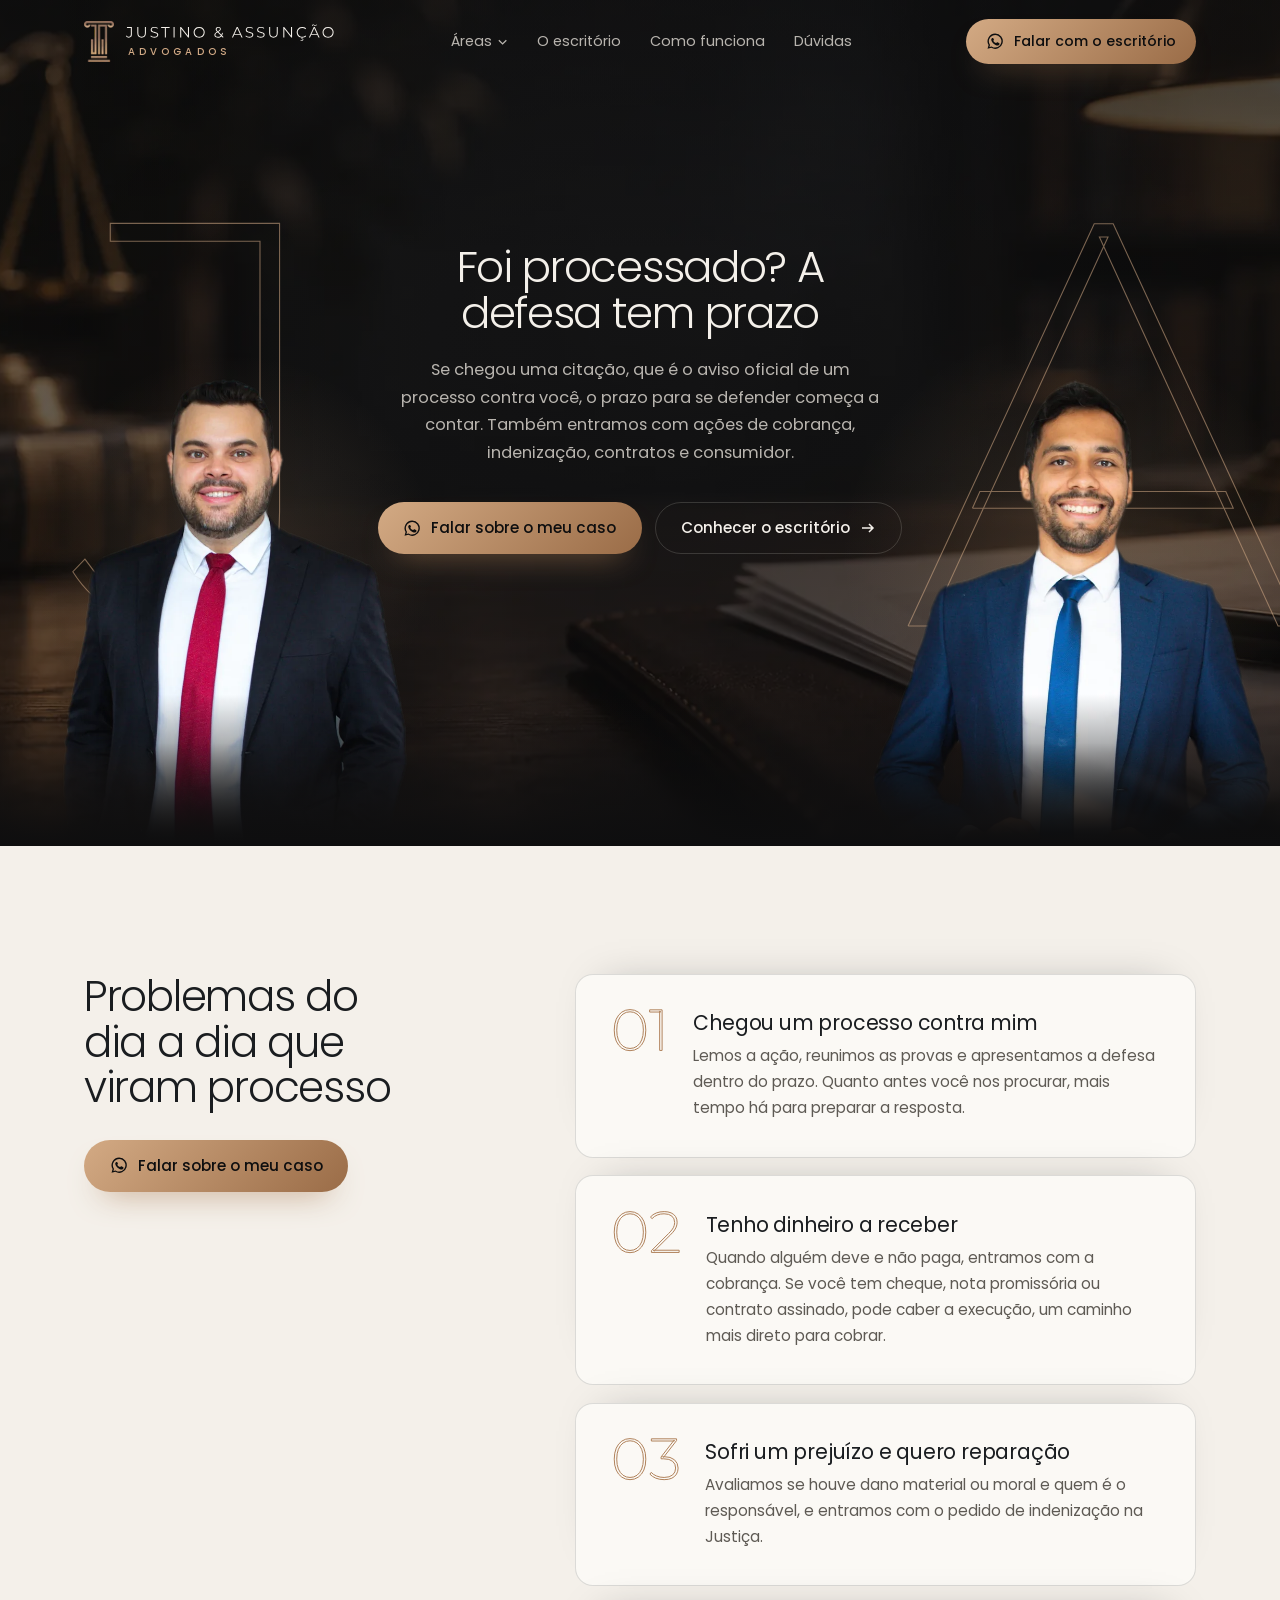
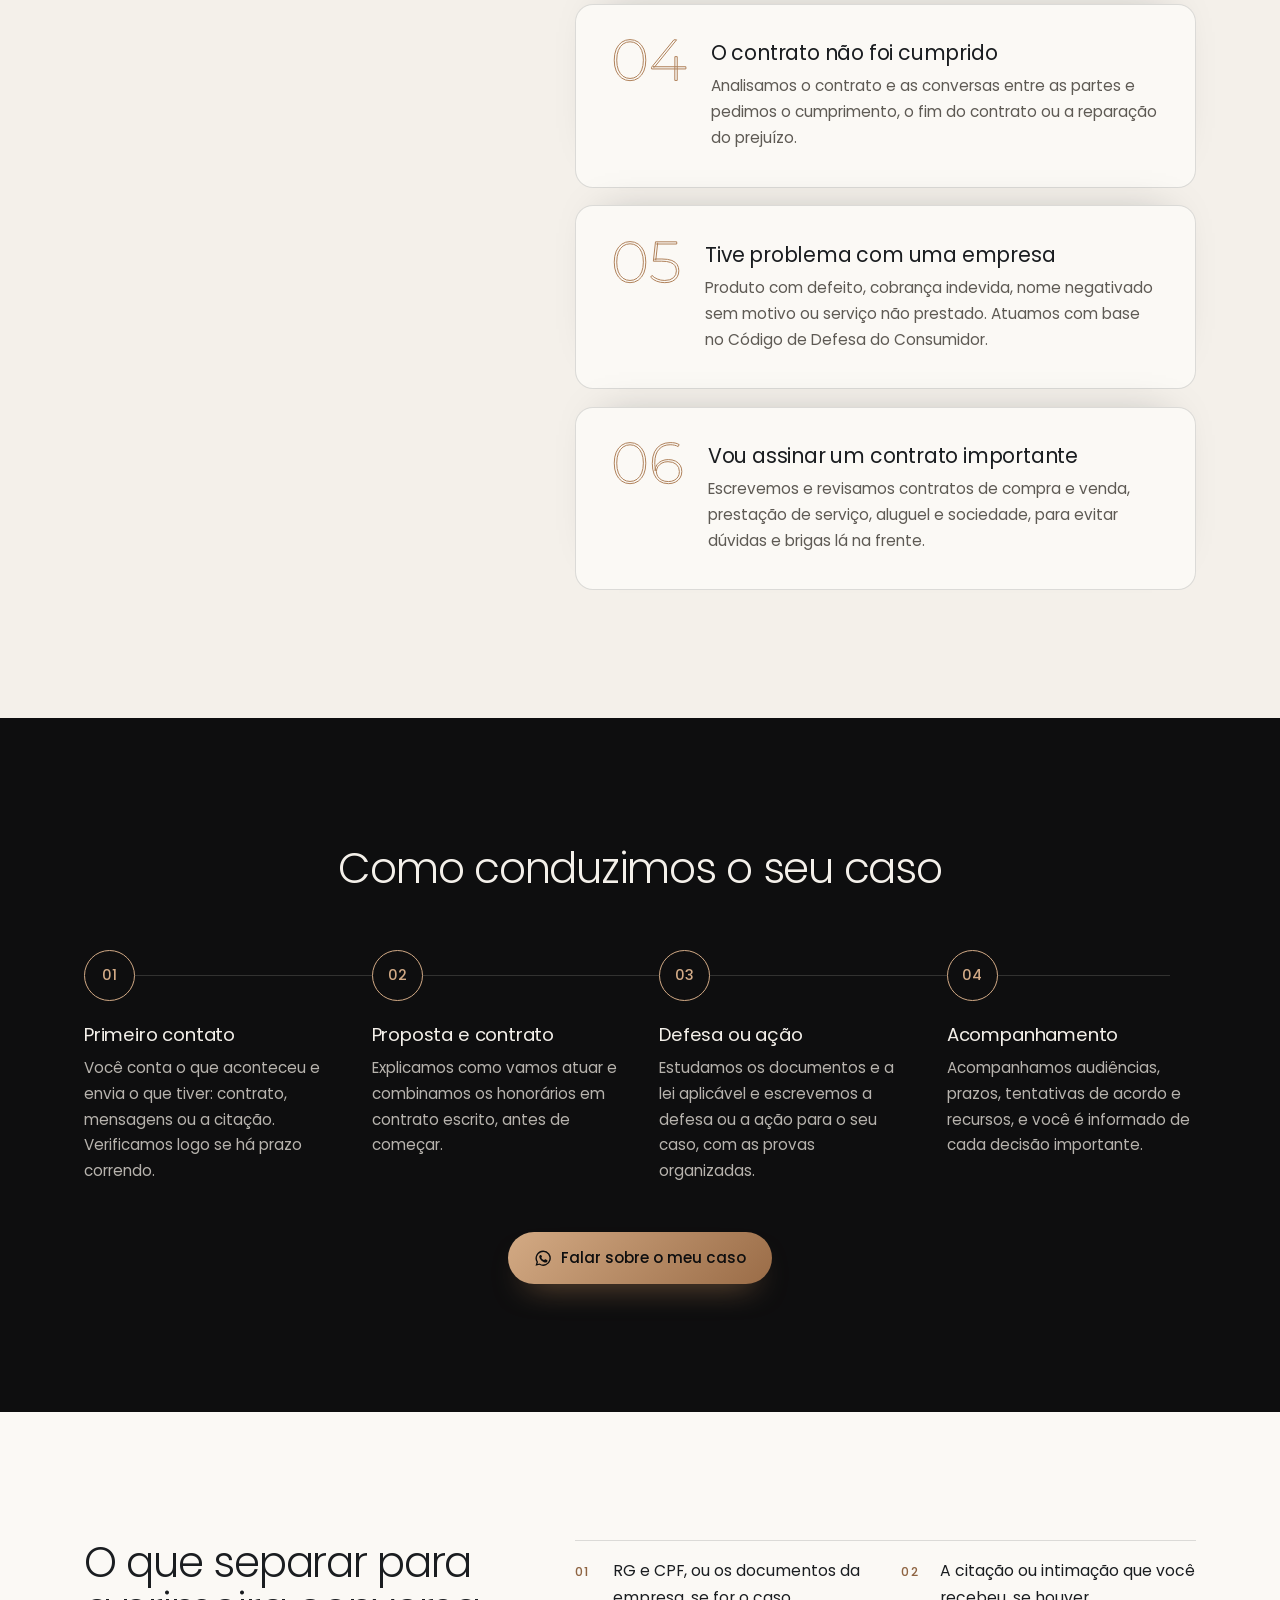
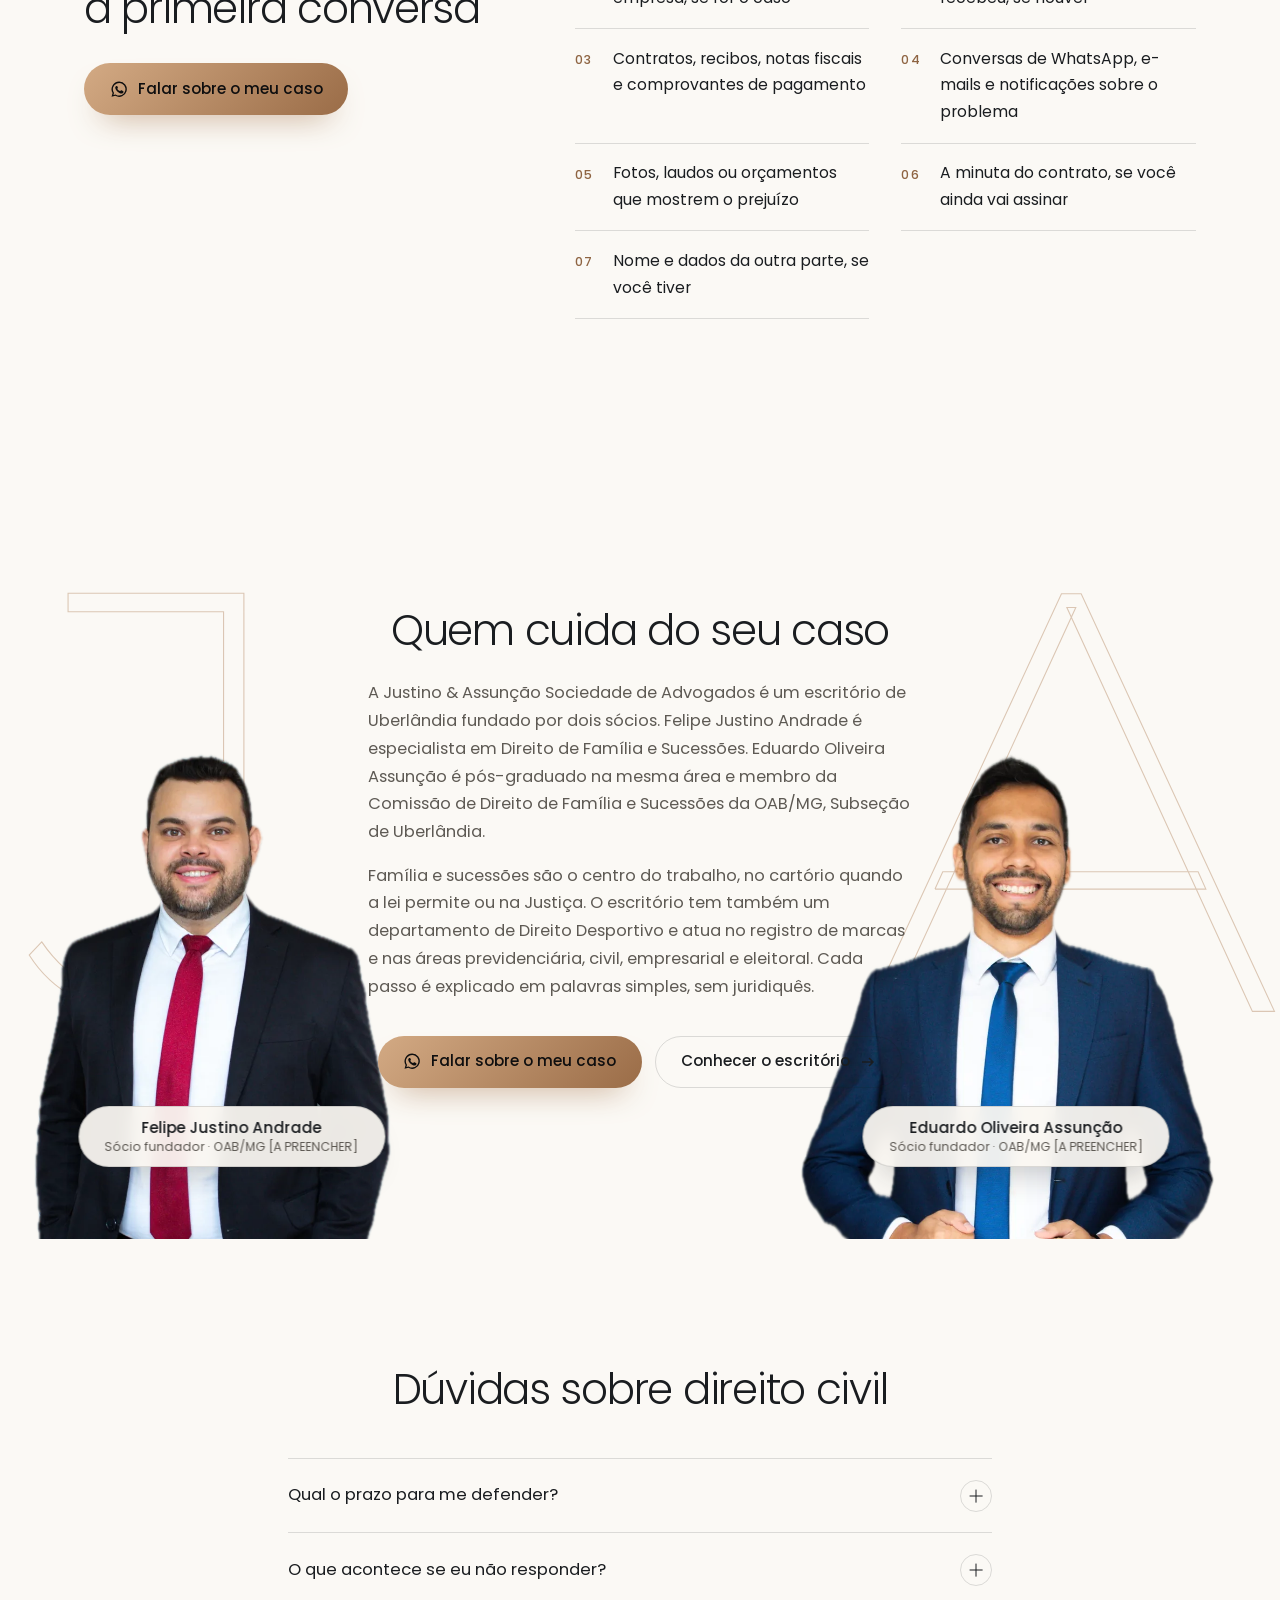
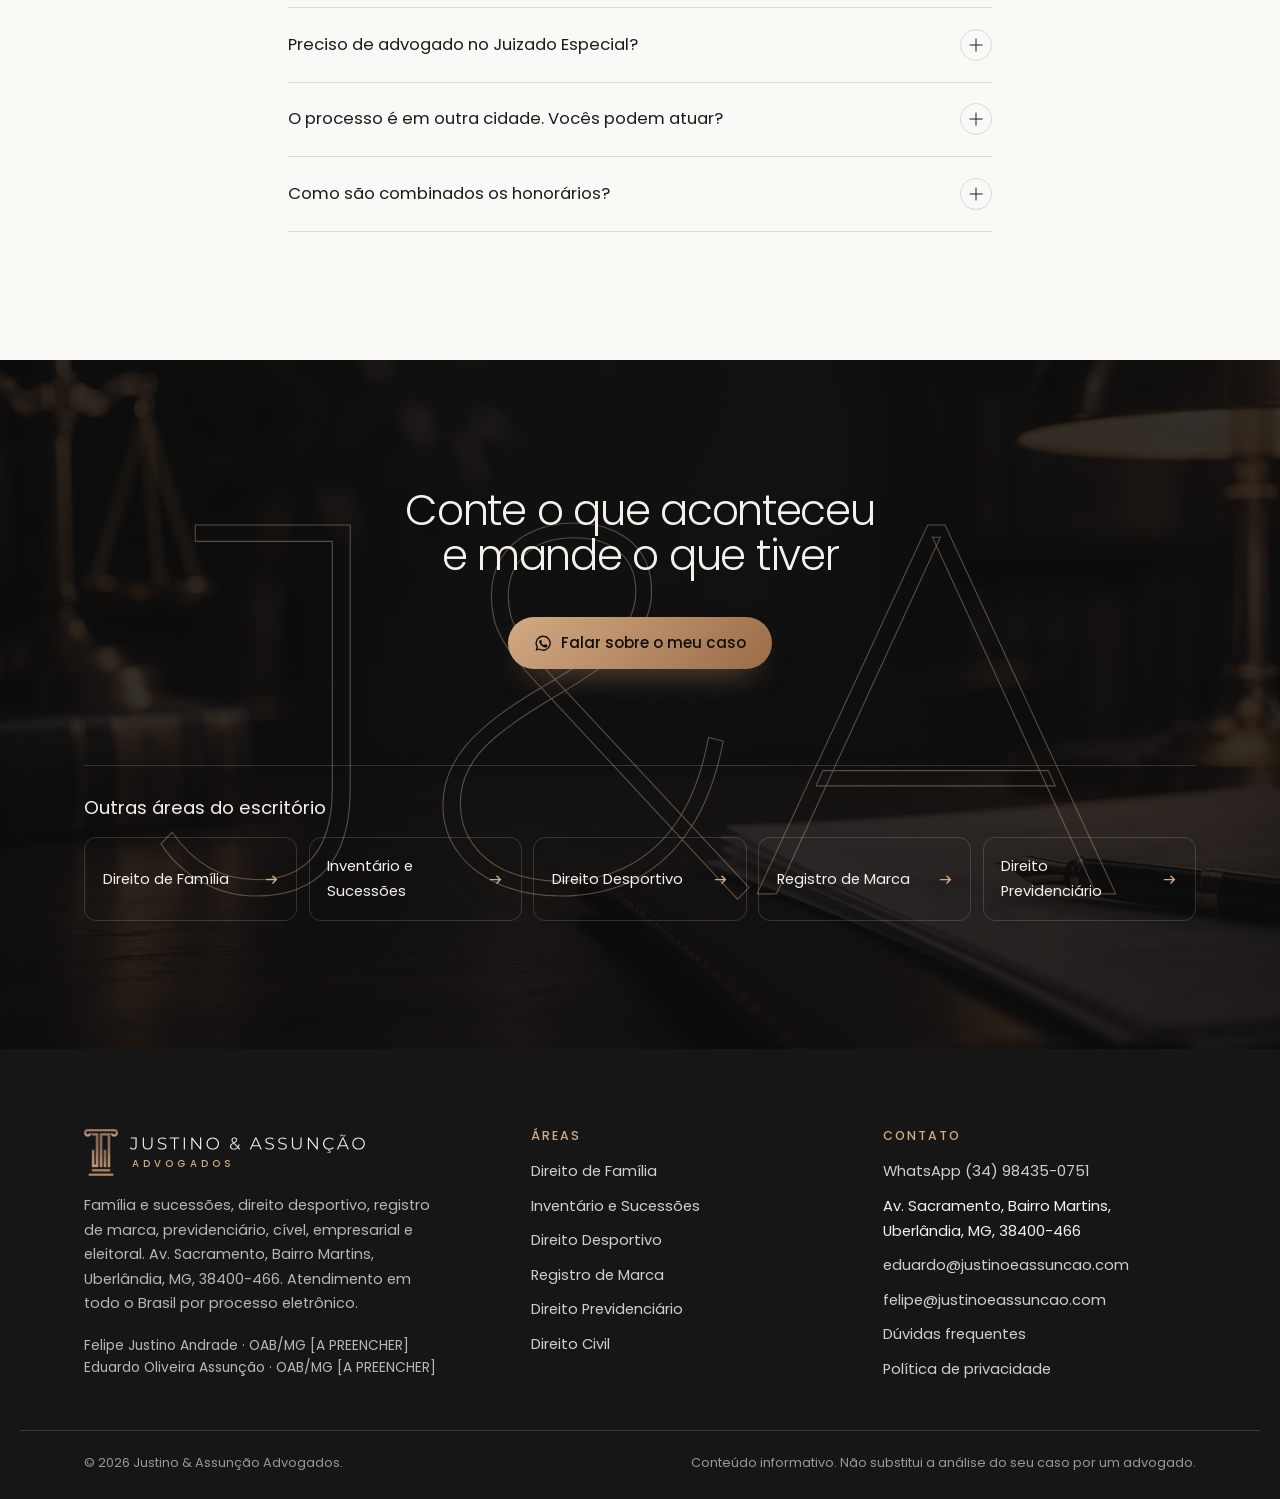
<file: civel.html>
<!doctype html>
<html lang="pt-BR">
<head>
<meta charset="utf-8">
<meta name="viewport" content="width=device-width,initial-scale=1,viewport-fit=cover">
<title>Advogado cível em Uberlândia | Justino &amp; Assunção</title>
<meta name="description" content="Contratos, cobranças, indenizações e direito do consumidor em Uberlândia, na defesa ou na ação, para pessoas e empresas. Fale com o escritório.">
<meta name="robots" content="noindex,nofollow">
<link rel="canonical" href="https://justinoeassuncao.vercel.app/civel">
<meta name="theme-color" content="#0E0E0F">
<meta property="og:type" content="website"><meta property="og:locale" content="pt_BR"><meta property="og:site_name" content="Justino & Assunção Advogados">
<meta property="og:title" content="Advogado cível em Uberlândia | Justino &amp; Assunção"><meta property="og:description" content="Contratos, cobranças, indenizações e direito do consumidor em Uberlândia, na defesa ou na ação, para pessoas e empresas. Fale com o escritório."><meta property="og:url" content="https://justinoeassuncao.vercel.app/civel">
<meta property="og:image" content="https://justinoeassuncao.vercel.app/assets/img/og-v1.jpg"><meta name="twitter:card" content="summary_large_image">
<link rel="icon" href="/assets/img/favicon-ja.png" type="image/png" sizes="64x64"><link rel="apple-touch-icon" href="/assets/img/apple-touch-icon.png">
<link rel="preload" href="/assets/fonts/poppins-300.woff2" as="font" type="font/woff2" crossorigin>
<link rel="preload" href="/assets/fonts/poppins-500.woff2" as="font" type="font/woff2" crossorigin>
<link rel="preload" as="image" imagesrcset="/assets/img/fotos/eduardo-recorte-560.webp 478w, /assets/img/fotos/eduardo-recorte-900.webp 769w" imagesizes="(max-width:1060px) 74vw, 38vw" fetchpriority="high">
<script>document.documentElement.classList.add('js')</script>
<style>@font-face{font-family:"Poppins";src:url(/assets/fonts/poppins-300.woff2) format("woff2");font-weight:300;font-display:swap}@font-face{font-family:"Poppins";src:url(/assets/fonts/poppins-400.woff2) format("woff2");font-weight:400;font-display:swap}@font-face{font-family:"Poppins";src:url(/assets/fonts/poppins-500.woff2) format("woff2");font-weight:500;font-display:swap}@font-face{font-family:"Sans Reserva";src:local("Arial");size-adjust:112.5%}:root{--grafite:#0E0E0F;--grafite-2:#161617;--grafite-3:#232324;--areia:#F4F0EA;--areia-2:#E7DFD3;--papel:#FBF9F5;--verde:#A97B53;--cobre-1:#D3AA84;--cobre-2:#9A6C47;--bronze:#8E6442;--bronze-2:#B0825B;--bronze-cl:#D2AA86;--tinta:#1A1D20;--muted:#5E5A54;--claro-2:rgba(243,238,230,.74);--linha:rgba(26,29,32,.14);--linha-c:rgba(243,238,230,.16);--r:18px;--maxw:1240px;--gutter:clamp(1.25rem,5vw,4rem);--sec:clamp(5rem,10vw,8.5rem);--t-hero:clamp(2.7rem,4.7vw,4.5rem);--t-h2:clamp(2rem,3.3vw,3.05rem);--ease:cubic-bezier(.22,.8,.2,1)}*,*::before,*::after{box-sizing:border-box}html{-webkit-text-size-adjust:100%;scroll-behavior:smooth;scroll-padding-top:5.5rem}body{margin:0;font:400 1.02rem/1.7 "Poppins","Sans Reserva",system-ui,sans-serif;color:var(--tinta);background:var(--papel);-webkit-font-smoothing:antialiased;overflow-x:clip}img,svg{display:block;max-width:100%}a{color:inherit;text-decoration:none}button{font:inherit;color:inherit;background:none;border:0;cursor:pointer;padding:0}h1,h2,h3,p,ul,ol,dl,dd,figure{margin:0}h1,h2{font-weight:300;line-height:1.08;letter-spacing:-.03em;text-wrap:balance}h3{font-weight:400;line-height:1.3;letter-spacing:-.01em}.wrap{width:100%;max-width:var(--maxw);margin-inline:auto;padding-inline:var(--gutter)}.sec{padding-block:var(--sec)}.escuro{background:var(--grafite);color:var(--areia)}.areia{background:var(--areia)}:focus-visible{outline:2px solid var(--bronze-2);outline-offset:3px;border-radius:6px}::selection{background:var(--bronze-cl);color:var(--grafite)}.so-leitor{position:absolute;width:1px;height:1px;overflow:hidden;clip:rect(0 0 0 0);white-space:nowrap}.ctas{display:flex;flex-wrap:wrap;gap:.8rem;align-items:center}.btn{position:relative;display:inline-flex;align-items:center;justify-content:center;gap:.6rem;min-height:3.25rem;padding:.85rem 1.6rem;border-radius:999px;font-weight:500;font-size:.95rem;line-height:1.2;white-space:nowrap;overflow:hidden;isolation:isolate;transition:transform .35s var(--ease),background-color .3s,color .3s,border-color .3s}.btn svg{width:1.15rem;height:1.15rem;flex:none}.btn--pri{background:linear-gradient(135deg,var(--cobre-1),var(--cobre-2));color:#0E0E0F;box-shadow:0 16px 32px -18px rgba(169,123,83,.9)}.btn--pri::after{content:"";position:absolute;inset:0;z-index:-1;background:linear-gradient(110deg,transparent 30%,rgba(255,255,255,.28) 50%,transparent 70%);transform:translateX(-120%);transition:transform .9s var(--ease)}.btn--pri:hover{transform:translateY(-2px);filter:brightness(1.06)}.btn--pri:hover::after{transform:translateX(120%)}.btn--linha{border:1px solid var(--linha);color:var(--tinta)}.btn--linha:hover{border-color:var(--tinta)}.escuro .btn--linha,.capa .btn--linha{border-color:var(--linha-c);color:var(--areia)}.escuro .btn--linha:hover,.capa .btn--linha:hover{border-color:var(--areia)}.btn--linha svg{width:1rem;height:1rem;transition:transform .35s var(--ease)}.btn--linha:hover svg{transform:translateX(3px)}.top{position:fixed;inset:0 0 auto;z-index:40;color:var(--areia);transition:background-color .4s,box-shadow .4s,backdrop-filter .4s}.top.solid{background:rgba(14,14,15,.86);backdrop-filter:blur(14px);-webkit-backdrop-filter:blur(14px);box-shadow:0 1px 0 var(--linha-c)}.top__in{display:flex;align-items:center;gap:2rem;height:5.2rem}.marca{display:flex;align-items:center;gap:.75rem;flex:none}.marca__coluna{height:2.55rem;width:auto;flex:none}.marca__txt{display:flex;flex-direction:column;align-items:flex-start;gap:.15rem}.marca__nome{height:1.15rem;width:auto;fill:currentColor}.marca__txt>span{font-size:.62rem;font-weight:500;letter-spacing:.42em;text-transform:uppercase;color:var(--bronze-cl);padding-left:.12rem}.nav{display:flex;align-items:center;gap:1.8rem;margin-inline:auto;font-size:.9rem;color:var(--claro-2)}.nav>a,.nav__bt{transition:color .3s}.nav>a:hover,.nav__bt:hover{color:var(--areia)}.nav__areas{position:relative}.nav__bt{display:inline-flex;align-items:center;gap:.35rem;color:var(--claro-2)}.nav__bt svg{width:.7rem;height:.7rem;transition:transform .3s}.nav__menu{position:absolute;left:50%;top:calc(100% + .9rem);width:17rem;padding:.6rem;border-radius:14px;background:var(--grafite-2);box-shadow:0 30px 60px -20px rgba(0,0,0,.6),0 0 0 1px var(--linha-c);opacity:0;visibility:hidden;transform:translate(-50%,-6px);transition:opacity .25s,transform .25s var(--ease),visibility .25s}.nav__menu::before{content:"";position:absolute;inset:-1rem 0 auto;height:1rem}.nav__areas:hover .nav__menu,.nav__areas:focus-within .nav__menu,.nav__areas.aberto .nav__menu{opacity:1;visibility:visible;transform:translate(-50%,0)}.nav__areas:hover .nav__bt svg,.nav__areas.aberto .nav__bt svg{transform:rotate(180deg)}.nav__menu a{display:flex;justify-content:space-between;align-items:center;padding:.65rem .8rem;border-radius:9px;color:var(--areia);transition:background-color .2s}.nav__menu a:hover,.nav__menu a[aria-current]{background:var(--grafite-3)}.nav__menu a i{font-style:normal;font-size:.75rem;color:var(--bronze-cl)}.top .btn{min-height:2.8rem;padding:.65rem 1.25rem;font-size:.88rem}.menu-bt{display:none;width:2.9rem;height:2.9rem;border-radius:50%;border:1px solid var(--linha-c);place-items:center;margin-left:auto}.menu-bt i{display:block;width:1.1rem;height:1px;background:currentColor;box-shadow:0 -5px 0 currentColor,0 5px 0 currentColor;transition:box-shadow .3s,transform .3s}.menu{position:fixed;inset:0;z-index:39;background:var(--grafite);color:var(--areia);padding:6.5rem var(--gutter) 2rem;display:flex;flex-direction:column;gap:2rem;overflow-y:auto;opacity:0;visibility:hidden;transition:opacity .35s,visibility .35s}.menu.aberto{opacity:1;visibility:visible}.menu nav{display:flex;flex-direction:column}.menu nav a{display:flex;justify-content:space-between;align-items:baseline;padding:.95rem 0;border-bottom:1px solid var(--linha-c);font-size:1.35rem;font-weight:300}.menu nav a i{font-style:normal;font-size:.8rem;color:var(--bronze-cl)}.menu__extra{display:flex;flex-direction:column;gap:.4rem;font-size:.95rem;color:var(--claro-2)}.menu-aberto .menu-bt i{box-shadow:none;transform:rotate(45deg)}.menu-aberto .menu-bt i::after{content:"";display:block;width:100%;height:1px;background:currentColor;transform:rotate(90deg)}.capa{position:relative;min-height:100svh;display:flex;align-items:center;overflow:hidden;isolation:isolate;text-align:center;background:radial-gradient(70% 60% at 50% 38%,#1F1F21 0%,var(--grafite) 70%);color:var(--areia)}.capa::after{content:"";position:absolute;inset:auto 0 0;height:18%;z-index:1;background:linear-gradient(0deg,var(--grafite) 0%,rgba(14,14,15,0));pointer-events:none}.capa__fundo{position:absolute;inset:0;z-index:-1}.capa__fundo img{width:100%;height:100%;object-fit:cover;opacity:.62}.capa__fundo::after{content:"";position:absolute;inset:0;background:radial-gradient(52% 58% at 50% 42%,rgba(14,14,15,.72) 0%,rgba(14,14,15,.38) 100%),linear-gradient(180deg,rgba(14,14,15,.55) 0%,rgba(14,14,15,0) 30%)}.capa__palco{position:absolute;inset:0;z-index:0}.lado{position:absolute;bottom:0;height:min(52svh,32rem);display:flex;align-items:flex-end}.lado--l{right:calc(50% + 14.5rem)}.lado--r{left:calc(50% + 14.5rem)}.lado__foto{position:relative;z-index:2;height:100%;width:auto;max-width:none;-webkit-mask-image:linear-gradient(0deg,transparent 0,#000 22%);mask-image:linear-gradient(0deg,transparent 0,#000 22%)}.lado__luz{position:absolute;z-index:1;left:50%;top:38%;width:115%;aspect-ratio:1;transform:translate(-50%,-50%);border-radius:50%;background:radial-gradient(closest-side,rgba(201,162,122,.17),rgba(201,162,122,0))}.letra{position:absolute;z-index:0;height:150%;width:auto;top:-66%;overflow:visible}.lado--l .letra{left:50%;transform:translateX(-58%)}.lado--r .letra{left:50%;transform:translateX(-42%)}.letra path{fill:none;stroke:var(--bronze-cl);stroke-width:1.1px;vector-effect:non-scaling-stroke;opacity:.55;stroke-dasharray:1;stroke-dashoffset:1;animation:traco 3.4s var(--ease) .2s forwards}.lado--r .letra path{animation-delay:.5s}@keyframes traco{to{stroke-dashoffset:0}}.capa__txt{position:relative;z-index:3;max-width:calc(40rem + 2 * var(--gutter));margin-inline:auto;padding-block:6.5rem 12rem}.capa__marca{display:flex;flex-direction:column;align-items:center;gap:.7rem;margin-bottom:3.2rem}.capa__coluna{height:clamp(4rem,6vw,5.4rem);width:auto;margin-bottom:.5rem}.capa__nome{height:clamp(1.5rem,2.3vw,2.1rem);width:auto;fill:var(--areia)}.capa__marca span{text-transform:uppercase;font-size:.72rem;font-weight:500;letter-spacing:.55em;padding-left:.55em;color:var(--bronze-cl)}.capa h1{font-size:clamp(2.6rem,4.3vw,4.3rem);line-height:1.05}.capa__txt>p{margin:1.3rem auto 0;font-size:clamp(1.02rem,1.2vw,1.14rem);color:var(--claro-2);max-width:30rem}.capa .ctas{margin-top:2.2rem;justify-content:center}.capa--area{min-height:94svh}.capa--area .capa__txt{max-width:calc(42rem + 2 * var(--gutter));padding-top:9rem}.capa--area h1{font-size:clamp(2.2rem,3.4vw,3.1rem)}.home .top:not(.solid) .marca{opacity:0;pointer-events:none}.top .marca{transition:opacity .4s}.seletor{background:var(--grafite);color:var(--areia);padding-block:0 clamp(3.5rem,7vw,5rem)}.seletor__in{display:grid;grid-template-columns:minmax(0,.7fr) minmax(0,2fr);gap:2rem;align-items:center;padding-top:2.2rem;border-top:1px solid var(--linha-c)}.seletor__h{font-size:clamp(1.3rem,2vw,1.7rem);font-weight:300;letter-spacing:-.02em;line-height:1.2}.seletor__grade{display:grid;grid-template-columns:repeat(3,1fr);gap:.6rem}.seletor a{display:flex;align-items:center;justify-content:space-between;gap:.8rem;padding:.9rem 1rem .9rem 1.1rem;border-radius:12px;border:1px solid var(--linha-c);font-size:.9rem;line-height:1.35;text-align:left;background:rgba(255,255,255,.02);transition:border-color .3s,background-color .3s}.seletor a svg{width:.95rem;height:.95rem;flex:none;color:var(--bronze-cl);transition:transform .35s var(--ease)}.seletor a:hover{border-color:var(--bronze-cl);background:rgba(201,162,122,.08)}.seletor a:hover svg{transform:translateX(3px)}.com-fundo,.final{position:relative;isolation:isolate;overflow:hidden}.sec__fundo{position:absolute;inset:0;z-index:-2}.sec__fundo img{width:100%;height:100%;object-fit:cover}.sec__fundo::after{content:"";position:absolute;inset:0;background:rgba(14,14,15,.8)}.manifesto-sec{clip-path:inset(0)}.sec__fundo--fixo{position:fixed}.manifesto-sec .sec__fundo::after{background:linear-gradient(180deg,rgba(14,14,15,.86) 0%,rgba(14,14,15,.7) 45%,rgba(14,14,15,.9) 100%)}.alcance-sec .sec__fundo::after{background:linear-gradient(90deg,rgba(14,14,15,.94) 0%,rgba(14,14,15,.7) 55%,rgba(14,14,15,.82) 100%)}.final .sec__fundo::after{background:rgba(14,14,15,.84)}.letreiro{position:absolute;overflow:visible;pointer-events:none}.letreiro path{fill:none;stroke:var(--bronze-cl);stroke-width:1.1px;vector-effect:non-scaling-stroke;opacity:.4;stroke-dasharray:1;stroke-dashoffset:1}.indice-cab{display:flex;justify-content:space-between;align-items:end;gap:2rem;margin-bottom:clamp(2.4rem,5vw,3.6rem)}.indice-cab h2{font-size:var(--t-h2);max-width:34rem}.indice{margin:0;padding:0;list-style:none;border-top:1px solid var(--linha)}.indice a{position:relative;display:grid;grid-template-columns:3.6rem minmax(0,1fr) minmax(0,1.15fr) 3.4rem;align-items:center;gap:1.5rem;padding:1.7rem .4rem;border-bottom:1px solid var(--linha);isolation:isolate}.indice a::before{content:"";position:absolute;inset:0;z-index:-1;background:var(--grafite);transform:scaleY(0);transform-origin:bottom;transition:transform .55s var(--ease)}.indice__n{font-size:.82rem;font-weight:500;letter-spacing:.12em;color:var(--bronze);transition:color .4s}.indice__nome{font-size:clamp(1.6rem,2.7vw,2.4rem);font-weight:300;letter-spacing:-.02em;line-height:1.1;transition:color .4s,transform .55s var(--ease)}.indice__txt{color:var(--muted);font-size:.96rem;transition:color .4s}.indice__seta{width:3.2rem;height:3.2rem;border-radius:50%;border:1px solid var(--linha);display:grid;place-items:center;transition:border-color .4s,background-color .4s,color .4s,transform .55s var(--ease)}.indice__seta svg{width:1.1rem;height:1.1rem}.indice a:hover::before,.indice a:focus-visible::before{transform:scaleY(1);transform-origin:top}.indice a:hover .indice__nome{color:var(--areia);transform:translateX(.6rem)}.indice a:hover .indice__txt{color:var(--claro-2)}.indice a:hover .indice__n{color:var(--bronze-cl)}.indice a:hover .indice__seta{border-color:var(--bronze-cl);background:var(--bronze-cl);color:var(--grafite);transform:rotate(-45deg)}.manifesto{font-size:clamp(1.6rem,3.1vw,2.75rem);font-weight:300;line-height:1.3;letter-spacing:-.02em;max-width:58rem}.manifesto span{opacity:.38;transition:opacity .45s}.manifesto span.on{opacity:1}.manifesto-sec .ctas{margin-top:2.4rem}.difs{display:grid;grid-template-columns:repeat(5,1fr);gap:clamp(1rem,2.4vw,2rem);margin:clamp(4rem,8vw,6rem) 0 0;padding:0;list-style:none}.dif{padding-top:1.4rem;border-top:1px solid var(--linha-c)}.dif svg{height:3.2rem;width:auto;margin-bottom:1.3rem;overflow:visible}.dif svg path{fill:none;stroke:var(--bronze-cl);stroke-width:1px;vector-effect:non-scaling-stroke;stroke-dasharray:1;stroke-dashoffset:1}.dif.in svg path{animation:traco 2.2s var(--ease) forwards}.dif h3{font-size:1.08rem;color:var(--areia)}.dif p{margin-top:.5rem;font-size:.92rem;color:var(--claro-2)}.equipe{position:relative;overflow:hidden;isolation:isolate;min-height:min(88svh,50rem);display:flex;align-items:center;background:var(--papel);padding-block:clamp(4.5rem,9svh,6rem) clamp(3.5rem,8svh,5.5rem)}.equipe__txt{position:relative;z-index:2;text-align:center;max-width:calc(36rem + 2 * var(--gutter))}.equipe h2{font-size:var(--t-h2);white-space:nowrap}.equipe__p{text-align:left;max-width:34rem;margin:1.6rem auto 0;color:var(--muted)}.equipe__p p+p{margin-top:1rem}.equipe .ctas{justify-content:center;margin-top:2.2rem}.equipe__palco{position:absolute;inset:0;z-index:1;pointer-events:none}.eq{position:absolute;bottom:0;margin:0;height:min(54svh,31rem);display:flex;align-items:flex-end}.eq--l{right:calc(50% + 15.5rem)}.eq--r{left:calc(50% + 10rem)}.eq--r .letra{left:4rem}.eq__foto{position:relative;z-index:1;height:100%;width:auto;max-width:none}.eq .letra path{stroke:var(--bronze-2);opacity:.42;animation:none}.equipe.in .eq .letra path{animation:traco 3.2s var(--ease) .2s forwards}.eq__nome{position:absolute;z-index:2;left:50%;bottom:clamp(3.2rem,8svh,4.6rem);transform:translateX(-50%);display:flex;flex-direction:column;align-items:center;padding:.7rem 1.6rem;border-radius:999px;background:rgba(250,247,242,.94);border:1px solid var(--linha);box-shadow:0 18px 36px -20px rgba(26,29,32,.45);-webkit-backdrop-filter:blur(8px);backdrop-filter:blur(8px);text-align:center;white-space:nowrap;line-height:1.35}.eq__nome b{font-weight:500;font-size:.95rem;color:var(--tinta)}.eq__nome span{font-size:.76rem;color:var(--muted)}.eq--l .eq__nome{left:56%}.eq--r .eq__nome{left:52%}.cab-centro{font-size:var(--t-h2);text-align:center;margin:0 auto clamp(2.4rem,5vw,3.6rem)}.fim-centro{justify-content:center;margin-top:clamp(2.2rem,4vw,3rem)}@media (min-width:861px){.cab-centro{white-space:nowrap}}.areas-sec{padding-block:clamp(3.5rem,8svh,5.5rem)}.areas-sec .cab-centro{margin-bottom:clamp(1.6rem,3.5svh,2.4rem)}.areas-sec .indice a{padding:clamp(.7rem,1.6svh,1.05rem) .4rem}.areas-sec .indice__nome{font-size:clamp(1.4rem,2.2vw,1.95rem)}.areas-sec .indice__txt{font-size:.9rem;line-height:1.55}.areas-sec .indice__seta{width:2.7rem;height:2.7rem}.areas-sec .fim-centro{margin-top:clamp(1.6rem,3.5svh,2.4rem)}.passos-cab{display:flex;justify-content:space-between;align-items:end;gap:2rem;margin-bottom:clamp(2.8rem,6vw,4rem)}.passos-cab h2{font-size:var(--t-h2);max-width:32rem}.passos{position:relative;display:grid;grid-template-columns:repeat(4,1fr);gap:clamp(1.2rem,3vw,2.4rem);margin:0;padding:0;list-style:none}.passos::before,.passos__linha{content:"";position:absolute;left:1.6rem;right:1.6rem;top:1.6rem;height:1px;background:var(--linha)}.passos__linha{background:var(--bronze-2);transform:scaleX(var(--p,0));transform-origin:left;transition:transform .15s linear}.escuro .passos::before{background:var(--linha-c)}.escuro .passos__linha{background:var(--bronze-cl)}.passo b{position:relative;display:grid;place-items:center;width:3.2rem;height:3.2rem;border-radius:50%;background:var(--papel);border:1px solid var(--bronze-2);color:var(--bronze);font-weight:500;font-size:.9rem;margin-bottom:1.4rem}.areia .passo b{background:var(--areia)}.escuro .passo b{background:var(--grafite);border-color:var(--bronze-cl);color:var(--bronze-cl)}.passo h3{font-size:1.14rem}.passo p{margin-top:.5rem;color:var(--muted);font-size:.95rem}.escuro .passo p{color:var(--claro-2)}.alcance{display:grid;grid-template-columns:minmax(0,1fr) minmax(0,1fr);gap:clamp(2rem,6vw,5rem);align-items:center}.alcance h2{font-size:var(--t-h2)}.alcance p{margin-top:1.2rem;color:var(--claro-2)}.alcance .ctas{margin-top:2.2rem}.mapa{width:100%;max-width:34rem;margin-inline:auto;overflow:visible}.mapa__pais{fill:rgba(201,162,122,.05);stroke:var(--bronze-cl);stroke-width:1.2;stroke-linejoin:round;stroke-dasharray:1;stroke-dashoffset:1}.mapa__arco{fill:none;stroke:var(--bronze-cl);stroke-width:1;opacity:.55;stroke-dasharray:1;stroke-dashoffset:1}.mapa__cap{fill:var(--bronze-cl);opacity:0}.mapa__udi{fill:var(--areia)}.mapa__onda{fill:none;stroke:var(--areia);stroke-width:1;transform-box:fill-box;transform-origin:center;opacity:0}.mapa__nome{font:500 15px "Poppins","Sans Reserva",sans-serif;fill:var(--areia)}.mapa.ver .mapa__pais{animation:traco 2.6s var(--ease) forwards}.mapa.ver .mapa__arco{animation:traco 1.4s var(--ease) var(--d) forwards}.mapa.ver .mapa__cap{animation:aparece .5s var(--ease) var(--d) forwards}.mapa.ver .mapa__onda{animation:onda 2.8s ease-out 1s infinite}.mapa.ver .mapa__onda--2{animation-delay:2.4s}@keyframes aparece{to{opacity:.9}}@keyframes onda{0%{opacity:.7;transform:scale(1)}100%{opacity:0;transform:scale(4.2)}}.sit{display:grid;grid-template-columns:minmax(0,.8fr) minmax(0,1.2fr);gap:clamp(2rem,6vw,5rem);align-items:start}.sit__cab{position:sticky;top:7.5rem;display:flex;flex-direction:column;align-items:flex-start;gap:1.8rem}.sit__cab h2{font-size:var(--t-h2)}.cartoes{display:flex;flex-direction:column;gap:1.1rem;margin:0;padding:0;list-style:none}.cartao{position:sticky;top:calc(7.5rem + var(--i) * .9rem);display:grid;grid-template-columns:auto 1fr;gap:.4rem 1.5rem;padding:clamp(1.5rem,3vw,2.2rem);border-radius:var(--r);background:var(--papel);border:1px solid var(--linha);box-shadow:0 -16px 40px -30px rgba(26,29,32,.35)}.cartao svg{grid-row:span 2;height:2.6rem;width:auto;overflow:visible}.cartao svg path{fill:none;stroke:var(--bronze-2);stroke-width:1px;vector-effect:non-scaling-stroke}.cartao h3{font-size:clamp(1.1rem,1.6vw,1.3rem);align-self:end}.cartao p{color:var(--muted);font-size:.96rem}.docs{display:grid;grid-template-columns:minmax(0,.8fr) minmax(0,1.2fr);gap:clamp(2rem,6vw,5rem);align-items:start}.docs h2{font-size:var(--t-h2)}.docs .ctas{margin-top:2rem}.docs__lista{display:grid;grid-template-columns:1fr 1fr;column-gap:2rem;margin:0;padding:0;list-style:none;border-top:1px solid var(--linha);counter-reset:d}.docs__lista li{display:grid;grid-template-columns:2.4rem 1fr;padding:1.05rem 0;border-bottom:1px solid var(--linha);counter-increment:d;font-size:.98rem}.docs__lista li::before{content:counter(d,decimal-leading-zero);font-size:.78rem;font-weight:500;letter-spacing:.1em;color:var(--bronze);padding-top:.2rem}.faq{max-width:52rem;margin-inline:auto}.faq .cab-centro{margin-bottom:clamp(1.8rem,4vw,2.8rem)}.faq__item{border-bottom:1px solid var(--linha)}.faq__item:first-child{border-top:1px solid var(--linha)}.faq__item summary{display:flex;justify-content:space-between;align-items:center;gap:1rem;padding:1.3rem 0;cursor:pointer;list-style:none;font-size:1.04rem}.faq__item summary::-webkit-details-marker{display:none}.faq__item summary i{position:relative;flex:none;width:2rem;height:2rem;border-radius:50%;border:1px solid var(--linha);transition:transform .4s var(--ease),background-color .3s,border-color .3s}.faq__item summary i::before,.faq__item summary i::after{content:"";position:absolute;left:50%;top:50%;width:.8rem;height:1px;background:currentColor;transform:translate(-50%,-50%)}.faq__item summary i::after{transform:translate(-50%,-50%) rotate(90deg)}.faq__item[open] summary i{transform:rotate(45deg);background:var(--bronze);border-color:var(--bronze);color:#fff}.faq__item p{padding:0 3rem 1.4rem 0;color:var(--muted)}.final{position:relative;overflow:hidden;isolation:isolate;text-align:center}.final .letreiro{left:50%;top:50%;width:min(92vw,60rem);height:auto;transform:translate(-50%,-50%);z-index:-1}.final.in .letreiro path{animation:traco 3.2s var(--ease) forwards}.final h2{font-size:var(--t-h2);max-width:44rem;margin-inline:auto}.final p{margin:1.2rem auto 0;max-width:38rem;color:var(--claro-2)}.final .ctas{justify-content:center;margin-top:2.4rem}.outras{margin-top:clamp(4rem,8vw,6rem);padding-top:2rem;border-top:1px solid var(--linha-c);text-align:left}.outras h2{font-size:1.15rem;font-weight:400;letter-spacing:0;margin:0 0 1.2rem;max-width:none}.outras__lista{display:grid;grid-template-columns:repeat(5,1fr);gap:.7rem}.outras__lista a{display:flex;justify-content:space-between;align-items:center;gap:.6rem;padding:1rem 1.1rem;border-radius:12px;border:1px solid var(--linha-c);font-size:.92rem;transition:border-color .3s,background-color .3s}.outras__lista a:hover{border-color:var(--bronze-cl);background:rgba(201,162,122,.08)}.outras__lista svg{width:.95rem;height:.95rem;color:var(--bronze-cl);flex:none}.rod{background:var(--grafite-2);color:var(--areia);padding-block:clamp(3.5rem,7vw,5rem) 1.6rem}.rod__in{display:grid;grid-template-columns:1.3fr 1fr 1fr;gap:2.5rem}.rod .marca__nome{height:1.3rem}.rod .marca__coluna{height:2.9rem}.rod__marca p{margin-top:1.1rem;font-size:.9rem;color:var(--claro-2);max-width:22rem}.rod__marca ul{margin:1.2rem 0 0;padding:0;list-style:none;font-size:.86rem;color:var(--claro-2);line-height:1.6}.rod__col h2{font-size:.78rem;font-weight:500;letter-spacing:.16em;text-transform:uppercase;color:var(--bronze-cl);margin-bottom:1rem}.rod__col ul{margin:0;padding:0;list-style:none;display:flex;flex-direction:column;gap:.6rem;font-size:.92rem}.rod__col a{color:rgba(243,238,230,.85);transition:color .3s}.rod__col a:hover{color:var(--bronze-cl)}.rod__fim{margin-top:3rem;padding-top:1.3rem;border-top:1px solid var(--linha-c);font-size:.8rem;color:rgba(243,238,230,.6);display:flex;justify-content:space-between;gap:1rem;flex-wrap:wrap}.zap{position:fixed;right:1.1rem;bottom:1.1rem;z-index:50;display:grid;place-items:center;width:3.6rem;height:3.6rem;border-radius:50%;background:#1FAF5A;color:#fff;box-shadow:0 16px 34px -14px rgba(0,0,0,.45);transition:transform .35s var(--ease)}.zap svg{width:1.9rem;height:1.9rem}.zap:hover{transform:translateY(-2px)}.js .zap{opacity:0;transform:translateY(12px);pointer-events:none;transition:opacity .4s var(--ease),transform .4s var(--ease)}.js .zap.ver{opacity:1;transform:none;pointer-events:auto}.texto-pag{padding-top:9rem}.texto{max-width:46rem}.texto h1{font-size:var(--t-h2)}.texto h2{font-size:1.35rem;margin:2.2rem 0 .6rem;font-weight:400;letter-spacing:-.01em}.texto p{color:var(--muted)}.obrigado{min-height:100svh;display:grid;place-items:center;text-align:center;padding:2rem;background:var(--grafite);color:var(--areia)}.obrigado .capa__coluna{display:block;margin:0 auto 1.1rem}.obrigado .marca__nome{height:1.45rem;margin:0 auto}.obrigado h1{margin-top:2rem;font-size:clamp(1.8rem,4vw,2.8rem)}.obrigado p{margin-top:.8rem;color:var(--claro-2)}.gira{width:2.6rem;height:2.6rem;margin:2rem auto;border-radius:50%;border:1.5px solid var(--linha-c);border-top-color:var(--bronze-cl);animation:gira 1s linear infinite}@keyframes gira{to{transform:rotate(360deg)}}.obrigado .ctas{justify-content:center}.js .rv{opacity:0;transform:translate3d(0,26px,0);transition:opacity .9s var(--ease),transform 1.1s var(--ease)}.js .rv.in{opacity:1;transform:none}.js .rv[data-d="1"]{transition-delay:.08s}.js .rv[data-d="2"]{transition-delay:.16s}.js .rv[data-d="3"]{transition-delay:.24s}.js .rv[data-d="4"]{transition-delay:.32s}@media (max-width:1060px){.nav,.top .btn{display:none}.menu-bt{display:grid}.difs{grid-template-columns:repeat(3,1fr);row-gap:2.6rem}.capa{flex-direction:column;align-items:stretch;min-height:0}.capa__txt{order:-1;padding-block:7rem 0;max-width:calc(34rem + 2 * var(--gutter))}.capa__palco{position:relative;inset:auto;height:min(64vw,25rem);margin-top:3.5rem}.lado{height:100%}.lado--l{right:46%}.lado--r{left:46%;z-index:1}.letra{height:125%;top:-32%}.seletor__grade{grid-template-columns:1fr 1fr}.equipe{flex-direction:column;align-items:stretch;min-height:0;padding-bottom:0}.sec__fundo--fixo{position:absolute}.manifesto-sec{clip-path:none}.alcance-sec .sec__fundo::after{background:linear-gradient(180deg,rgba(14,14,15,.9) 0%,rgba(14,14,15,.72) 60%,rgba(14,14,15,.86) 100%)}.equipe__palco{position:relative;inset:auto;height:min(68vw,26rem);margin-top:3rem}.eq{height:100%}.eq--l{right:47%}.eq--r{left:45%}.eq--r .letra{left:0}.eq--l .eq__nome{left:auto;right:calc(3vw + 4px);transform:none;max-width:calc(50vw - 16px)}.eq--r .eq__nome{left:calc(5vw + 4px);transform:none;max-width:calc(50vw - 16px)}.outras__lista{grid-template-columns:repeat(3,1fr)}}@media (max-width:860px){.alcance,.sit,.docs{grid-template-columns:1fr}.sit__cab{position:relative;top:0}.indice a{grid-template-columns:2.6rem minmax(0,1fr) 3rem;row-gap:.3rem}.indice__txt{grid-column:2;grid-row:2}.indice__seta{grid-row:1 / span 2;grid-column:3}.passos{grid-template-columns:1fr 1fr;row-gap:2.6rem}.passos::before,.passos__linha{display:none}.rod__in{grid-template-columns:1fr 1fr}.rod__marca{grid-column:1 / -1}}@media (min-width:1061px) and (max-width:1260px){.eq--l .eq__nome{left:auto;right:0;transform:none}.eq--r .eq__nome{left:0;transform:none}.eq__nome{padding:.55rem 1.05rem}.eq__nome b{font-size:.86rem}.eq__nome span{font-size:.7rem}}@media (max-width:760px){.top__in{height:4.6rem}.capa:not(.capa--area) h1{max-width:5.5em;margin-inline:auto}.marca__nome{height:.98rem}.marca__coluna{height:2.2rem}.marca{gap:.6rem}.seletor__in{grid-template-columns:1fr;text-align:center}.seletor__grade{grid-template-columns:1fr}.ctas{justify-content:center}.indice-cab,.passos-cab{flex-direction:column;align-items:center;text-align:center}.alcance__txt,.sit__cab,.docs__cab,.manifesto-sec .wrap{text-align:center;align-items:center}.equipe h2{white-space:normal}.equipe__p{text-align:center}.eq__nome{bottom:.9rem;padding:.5rem 1rem;white-space:normal;width:max-content;max-width:44vw}.eq__nome b{font-size:.76rem;line-height:1.25}.eq__nome span{display:none}.eq__nome{padding:.5rem .8rem;width:calc(50vw - 22px);min-height:3.4rem;justify-content:center}.manifesto{margin-inline:auto}.difs{grid-template-columns:1fr 1fr;text-align:center}.dif svg{margin-inline:auto}.dif:last-child{grid-column:1 / -1}.passos{grid-template-columns:1fr;text-align:center}.passo b{margin-inline:auto}.indice a{padding:1.3rem .2rem;gap:1rem}.indice__nome{font-size:1.5rem}.indice__seta{width:2.6rem;height:2.6rem}.cartao{grid-template-columns:1fr;text-align:center;top:calc(5.8rem + var(--i) * .7rem)}.cartao svg{grid-row:auto;margin:0 auto .6rem}.docs__lista{grid-template-columns:1fr;text-align:left}.faq__item p{padding-right:0}.outras__lista{grid-template-columns:1fr 1fr}.rod__in{grid-template-columns:1fr;text-align:center}.rod .marca{justify-content:center}.rod__marca p,.rod__marca ul{margin-inline:auto}.rod__fim{justify-content:center;text-align:center}.btn{padding-inline:1.3rem}}@media (max-width:359px){.btn{white-space:normal}}@media (prefers-reduced-motion:reduce){*,*::before,*::after{animation-duration:.01ms!important;animation-iteration-count:1!important;transition-duration:.01ms!important}.js .rv{opacity:1;transform:none}.manifesto span{opacity:1}}@media (max-width:600px){.ctas{display:grid;grid-template-columns:minmax(0,max-content);width:fit-content;max-width:100%;margin-inline:auto}.ctas>*{width:100%;justify-content:center;text-align:center}}</style>
<script type="application/ld+json">{"@context":"https://schema.org","@graph":[{"@type":"LegalService","@id":"https://justinoeassuncao.vercel.app/#escritorio","name":"Justino & Assunção Advogados","url":"https://justinoeassuncao.vercel.app/","image":"https://justinoeassuncao.vercel.app/assets/img/og-v1.jpg","areaServed":"BR","address":{"@type":"PostalAddress","addressLocality":"Uberlândia","addressRegion":"MG","addressCountry":"BR"},"knowsAbout":["Direito de Família","Inventário e Sucessões","Direito Desportivo","Registro de Marca","Direito Previdenciário","Direito Civil"],"employee":[{"@type":"Person","name":"Felipe Justino Andrade","jobTitle":"Sócio fundador"},{"@type":"Person","name":"Eduardo Oliveira Assunção","jobTitle":"Sócio fundador"}]},{"@type":"Service","name":"Direito Civil","serviceType":"Direito Civil","provider":{"@id":"https://justinoeassuncao.vercel.app/#escritorio"},"areaServed":"BR","url":"https://justinoeassuncao.vercel.app/civel","description":"Contratos, cobranças, indenizações e direito do consumidor em Uberlândia, na defesa ou na ação, para pessoas e empresas. Fale com o escritório."},{"@type":"BreadcrumbList","itemListElement":[{"@type":"ListItem","position":1,"name":"Início","item":"https://justinoeassuncao.vercel.app/"},{"@type":"ListItem","position":2,"name":"Direito Civil","item":"https://justinoeassuncao.vercel.app/civel"}]},{"@type":"FAQPage","mainEntity":[{"@type":"Question","name":"Qual o prazo para me defender?","acceptedAnswer":{"@type":"Answer","text":"Na Justiça comum, em regra, são 15 dias úteis, contados conforme a forma da citação. No Juizado Especial, a defesa costuma ser apresentada até a audiência. Por isso, procure o escritório assim que receber a citação."}},{"@type":"Question","name":"O que acontece se eu não responder?","acceptedAnswer":{"@type":"Answer","text":"O processo segue sem a sua versão, e o juiz pode considerar verdadeiros os fatos contados pela outra parte. É o que se chama de revelia."}},{"@type":"Question","name":"Preciso de advogado no Juizado Especial?","acceptedAnswer":{"@type":"Answer","text":"Em causas de até 20 salários mínimos, a lei não exige advogado no Juizado Especial Cível. Ainda assim, a defesa técnica ajuda a não perder prazos nem provas."}},{"@type":"Question","name":"O processo é em outra cidade. Vocês podem atuar?","acceptedAnswer":{"@type":"Answer","text":"Sim. Quando o processo é eletrônico, atuamos em qualquer lugar do Brasil e conversamos com você a distância. Se algum ato exigir presença, avisamos antes de começar."}},{"@type":"Question","name":"Como são combinados os honorários?","acceptedAnswer":{"@type":"Answer","text":"Depois de entender o caso, apresentamos a proposta por escrito. O contrato descreve o que está incluído, como a defesa, as audiências e eventuais recursos."}}]}]}</script>
</head>
<body class="area area--civel">
<svg width="0" height="0" style="position:absolute" aria-hidden="true"><defs><path id="ja-nome" d="M188 6Q130 6 79 -20Q28 -46 -4 -94L37 -141Q66 -99 105 -77Q143 -54 189 -54Q321 -54 321 -211V-639H64V-700H390V-213Q390 -103 339 -49Q288 6 188 6Z M1035 6Q902 6 825 -71Q749 -148 749 -299V-700H818V-301Q818 -176 875 -116Q932 -56 1035 -56Q1139 -56 1196 -116Q1253 -176 1253 -301V-700H1321V-299Q1321 -148 1245 -71Q1168 6 1035 6Z M1878 6Q1800 6 1729 -20Q1658 -46 1619 -86L1647 -139Q1684 -103 1746 -78Q1808 -53 1878 -53Q1944 -53 1986 -70Q2028 -87 2048 -116Q2069 -145 2069 -180Q2069 -221 2045 -247Q2022 -272 1983 -287Q1945 -302 1899 -313Q1853 -323 1807 -336Q1760 -349 1722 -369Q1683 -390 1660 -425Q1637 -460 1637 -515Q1637 -566 1664 -610Q1691 -653 1747 -680Q1804 -706 1892 -706Q1951 -706 2009 -689Q2067 -673 2108 -643L2084 -588Q2040 -618 1989 -632Q1939 -647 1892 -647Q1828 -647 1786 -629Q1744 -611 1724 -582Q1705 -553 1705 -517Q1705 -475 1728 -450Q1752 -424 1790 -410Q1829 -395 1875 -384Q1921 -373 1967 -360Q2013 -348 2051 -327Q2090 -307 2113 -273Q2137 -238 2137 -184Q2137 -133 2109 -90Q2082 -47 2024 -20Q1967 6 1878 6Z M2576 0V-639H2328V-700H2892V-639H2644V0Z M3152 0V-700H3221V0Z M3593 0V-700H3650L4136 -86H4106V-700H4175V0H4118L3631 -614H3662V0Z M4850 6Q4771 6 4704 -21Q4636 -47 4587 -96Q4537 -144 4510 -209Q4482 -273 4482 -350Q4482 -427 4510 -491Q4537 -556 4587 -604Q4636 -653 4703 -679Q4770 -706 4850 -706Q4929 -706 4995 -680Q5062 -653 5112 -605Q5161 -557 5189 -492Q5216 -427 5216 -350Q5216 -273 5189 -208Q5161 -143 5112 -95Q5062 -47 4995 -20Q4929 6 4850 6ZM4850 -56Q4913 -56 4967 -78Q5022 -100 5062 -140Q5102 -180 5125 -233Q5147 -287 5147 -350Q5147 -414 5125 -467Q5102 -520 5062 -560Q5022 -600 4968 -622Q4913 -644 4850 -644Q4786 -644 4731 -622Q4677 -600 4637 -560Q4596 -520 4574 -467Q4552 -414 4552 -350Q4552 -287 4574 -233Q4596 -180 4637 -140Q4677 -100 4731 -78Q4786 -56 4850 -56Z M6093 6Q6026 6 5973 -16Q5920 -39 5890 -79Q5859 -119 5859 -172Q5859 -216 5879 -253Q5899 -291 5943 -327Q5988 -364 6061 -404Q6125 -439 6160 -465Q6196 -491 6211 -515Q6226 -538 6226 -566Q6226 -606 6199 -630Q6173 -654 6122 -654Q6069 -654 6040 -628Q6010 -601 6010 -558Q6010 -537 6017 -518Q6024 -498 6042 -475Q6060 -451 6093 -416L6464 -34L6425 11L6039 -388Q6004 -424 5984 -452Q5964 -479 5956 -504Q5948 -530 5948 -557Q5948 -601 5969 -635Q5991 -668 6030 -687Q6070 -705 6122 -705Q6172 -705 6208 -689Q6244 -672 6264 -641Q6284 -610 6284 -567Q6284 -529 6265 -497Q6247 -464 6205 -432Q6163 -401 6092 -362Q6028 -326 5992 -297Q5955 -267 5940 -239Q5925 -211 5925 -178Q5925 -140 5947 -111Q5968 -82 6007 -66Q6046 -50 6097 -50Q6167 -50 6223 -79Q6278 -108 6315 -167Q6353 -227 6370 -316L6424 -299Q6404 -199 6359 -131Q6313 -63 6246 -29Q6179 6 6093 6Z M7020 0 7340 -700H7408L7729 0H7656L7360 -660H7388L7092 0ZM7144 -189 7165 -246H7574L7596 -189Z M8179 6Q8101 6 8030 -20Q7959 -46 7920 -86L7948 -139Q7985 -103 8047 -78Q8109 -53 8179 -53Q8245 -53 8287 -70Q8329 -87 8349 -116Q8370 -145 8370 -180Q8370 -221 8346 -247Q8323 -272 8284 -287Q8246 -302 8200 -313Q8154 -323 8108 -336Q8061 -349 8023 -369Q7984 -390 7961 -425Q7938 -460 7938 -515Q7938 -566 7965 -610Q7992 -653 8048 -680Q8105 -706 8193 -706Q8252 -706 8310 -689Q8368 -673 8409 -643L8385 -588Q8341 -618 8290 -632Q8240 -647 8193 -647Q8129 -647 8087 -629Q8045 -611 8025 -582Q8006 -553 8006 -517Q8006 -475 8029 -450Q8053 -424 8091 -410Q8130 -395 8176 -384Q8222 -373 8268 -360Q8314 -348 8352 -327Q8391 -307 8414 -273Q8438 -238 8438 -184Q8438 -133 8410 -90Q8383 -47 8325 -20Q8268 6 8179 6Z M8932 6Q8854 6 8783 -20Q8712 -46 8673 -86L8701 -139Q8738 -103 8800 -78Q8862 -53 8932 -53Q8998 -53 9040 -70Q9082 -87 9102 -116Q9123 -145 9123 -180Q9123 -221 9099 -247Q9076 -272 9037 -287Q8999 -302 8953 -313Q8907 -323 8861 -336Q8814 -349 8776 -369Q8737 -390 8714 -425Q8691 -460 8691 -515Q8691 -566 8718 -610Q8745 -653 8801 -680Q8858 -706 8946 -706Q9005 -706 9063 -689Q9121 -673 9162 -643L9138 -588Q9094 -618 9043 -632Q8993 -647 8946 -647Q8882 -647 8840 -629Q8798 -611 8778 -582Q8759 -553 8759 -517Q8759 -475 8782 -450Q8806 -424 8844 -410Q8883 -395 8929 -384Q8975 -373 9021 -360Q9067 -348 9105 -327Q9144 -307 9167 -273Q9191 -238 9191 -184Q9191 -133 9163 -90Q9136 -47 9078 -20Q9021 6 8932 6Z M9774 6Q9641 6 9564 -71Q9488 -148 9488 -299V-700H9557V-301Q9557 -176 9614 -116Q9671 -56 9774 -56Q9878 -56 9935 -116Q9992 -176 9992 -301V-700H10060V-299Q10060 -148 9984 -71Q9907 6 9774 6Z M10426 0V-700H10483L10969 -86H10939V-700H11008V0H10951L10464 -614H10495V0Z M11681 6Q11602 6 11536 -20Q11469 -47 11420 -95Q11370 -143 11343 -208Q11315 -273 11315 -350Q11315 -427 11343 -492Q11370 -557 11420 -605Q11469 -653 11536 -680Q11603 -706 11682 -706Q11758 -706 11824 -681Q11890 -655 11937 -605L11892 -560Q11849 -604 11797 -624Q11744 -644 11684 -644Q11620 -644 11565 -622Q11510 -600 11470 -560Q11429 -520 11407 -467Q11385 -413 11385 -350Q11385 -287 11407 -233Q11429 -180 11470 -140Q11510 -100 11565 -78Q11620 -56 11684 -56Q11744 -56 11797 -76Q11849 -96 11892 -141L11937 -96Q11890 -46 11824 -20Q11758 6 11681 6ZM11646 220Q11622 220 11601 214Q11581 208 11563 196L11580 160Q11594 170 11611 174Q11627 179 11645 179Q11675 179 11691 167Q11708 154 11708 131Q11708 111 11692 97Q11677 84 11645 84H11622L11646 -6H11687L11672 52Q11713 55 11735 78Q11757 100 11757 133Q11757 173 11726 196Q11695 220 11646 220Z M12124 0 12444 -700H12512L12833 0H12760L12464 -660H12492L12196 0ZM12248 -189 12269 -246H12678L12700 -189ZM12546 -763Q12523 -763 12505 -774Q12488 -784 12473 -797Q12458 -811 12445 -821Q12431 -831 12416 -831Q12393 -831 12379 -814Q12366 -797 12364 -767H12323Q12325 -817 12348 -846Q12372 -875 12411 -875Q12434 -875 12452 -865Q12470 -855 12485 -841Q12499 -828 12513 -817Q12527 -807 12542 -807Q12564 -807 12578 -824Q12592 -841 12593 -869H12634Q12633 -822 12609 -793Q12585 -763 12546 -763Z M13396 6Q13317 6 13250 -21Q13182 -47 13133 -96Q13083 -144 13056 -209Q13028 -273 13028 -350Q13028 -427 13056 -491Q13083 -556 13133 -604Q13182 -653 13249 -679Q13316 -706 13396 -706Q13475 -706 13541 -680Q13608 -653 13658 -605Q13707 -557 13735 -492Q13762 -427 13762 -350Q13762 -273 13735 -208Q13707 -143 13658 -95Q13608 -47 13541 -20Q13475 6 13396 6ZM13396 -56Q13459 -56 13513 -78Q13568 -100 13608 -140Q13648 -180 13671 -233Q13693 -287 13693 -350Q13693 -414 13671 -467Q13648 -520 13608 -560Q13568 -600 13514 -622Q13459 -644 13396 -644Q13332 -644 13277 -622Q13223 -600 13183 -560Q13142 -520 13120 -467Q13098 -414 13098 -350Q13098 -287 13120 -233Q13142 -180 13183 -140Q13223 -100 13277 -78Q13332 -56 13396 -56Z"/></defs></svg>
<header class="top"><div class="wrap top__in">
  <a class="marca" href="/" aria-label="Justino & Assunção Advogados, início"><img class="marca__coluna" src="/assets/img/coluna-48.webp" srcset="/assets/img/coluna-48.webp 1x, /assets/img/coluna-96.webp 2x" width="35" height="48" alt="" aria-hidden="true"><span class="marca__txt"><svg class="marca__nome" viewBox="0 -968 13955 1219" aria-hidden="true"><use href="#ja-nome"/></svg><span>Advogados</span></span></a>
  <nav class="nav" aria-label="Principal">
    <div class="nav__areas"><button class="nav__bt" type="button" aria-expanded="false" aria-controls="menu-areas">Áreas<svg viewBox="0 0 12 12" fill="none" aria-hidden="true"><path d="M2 4.5l4 4 4-4" stroke="currentColor" stroke-width="1.4"/></svg></button><div class="nav__menu" id="menu-areas"><a href="/familia">Direito de Família<i>01</i></a><a href="/inventario">Inventário e Sucessões<i>02</i></a><a href="/desportivo">Direito Desportivo<i>03</i></a><a href="/marcas">Registro de Marca<i>04</i></a><a href="/previdenciario">Direito Previdenciário<i>05</i></a><a href="/civel" aria-current="page">Direito Civil<i>06</i></a></div></div>
    <a href="/#escritorio">O escritório</a><a href="/#como">Como funciona</a><a href="/#duvidas">Dúvidas</a>
  </nav>
  <a class="btn btn--pri" href="/obrigado?c=topo"><svg viewBox="0 0 24 24" fill="currentColor" aria-hidden="true"><path d="M12 2a10 10 0 0 0-8.6 15.1L2 22l5-1.3A10 10 0 1 0 12 2zm0 18.2a8.2 8.2 0 0 1-4.2-1.1l-.3-.2-3 .8.8-2.9-.2-.3A8.2 8.2 0 1 1 12 20.2zm4.5-6.1c-.2-.1-1.5-.7-1.7-.8s-.4-.1-.6.1-.7.8-.8 1-.3.2-.5.1a6.7 6.7 0 0 1-3.3-2.9c-.2-.4.2-.4.7-1.3.1-.2 0-.3 0-.4l-.8-1.8c-.2-.5-.4-.4-.6-.4h-.5a1 1 0 0 0-.7.3 3 3 0 0 0-.9 2.2 5.2 5.2 0 0 0 1.1 2.7 11.8 11.8 0 0 0 4.5 4c1.7.7 2.4.8 3.2.6a2.8 2.8 0 0 0 1.8-1.3 2.3 2.3 0 0 0 .2-1.3c-.1-.1-.3-.2-.6-.3z"/></svg><span>Falar com o escritório</span></a>
  <button class="menu-bt" type="button" aria-expanded="false" aria-controls="menu" aria-label="Abrir o menu"><i></i></button>
</div></header>
<div class="menu" id="menu"><nav aria-label="Menu"><a href="/familia">Direito de Família<i>01</i></a><a href="/inventario">Inventário e Sucessões<i>02</i></a><a href="/desportivo">Direito Desportivo<i>03</i></a><a href="/marcas">Registro de Marca<i>04</i></a><a href="/previdenciario">Direito Previdenciário<i>05</i></a><a href="/civel" aria-current="page">Direito Civil<i>06</i></a><a href="/#escritorio">O escritório<i></i></a><a href="/#duvidas">Dúvidas<i></i></a></nav>
  <div class="menu__extra"><a class="btn btn--pri" href="/obrigado?c=menu"><svg viewBox="0 0 24 24" fill="currentColor" aria-hidden="true"><path d="M12 2a10 10 0 0 0-8.6 15.1L2 22l5-1.3A10 10 0 1 0 12 2zm0 18.2a8.2 8.2 0 0 1-4.2-1.1l-.3-.2-3 .8.8-2.9-.2-.3A8.2 8.2 0 1 1 12 20.2zm4.5-6.1c-.2-.1-1.5-.7-1.7-.8s-.4-.1-.6.1-.7.8-.8 1-.3.2-.5.1a6.7 6.7 0 0 1-3.3-2.9c-.2-.4.2-.4.7-1.3.1-.2 0-.3 0-.4l-.8-1.8c-.2-.5-.4-.4-.6-.4h-.5a1 1 0 0 0-.7.3 3 3 0 0 0-.9 2.2 5.2 5.2 0 0 0 1.1 2.7 11.8 11.8 0 0 0 4.5 4c1.7.7 2.4.8 3.2.6a2.8 2.8 0 0 0 1.8-1.3 2.3 2.3 0 0 0 .2-1.3c-.1-.1-.3-.2-.6-.3z"/></svg><span>Falar com o escritório</span></a><span>Uberlândia, MG · atendimento em todo o Brasil</span></div></div>
<main>

<section class="capa capa--area" id="inicio">
  <div class="capa__fundo" aria-hidden="true"><picture><img src="/assets/img/fundos/civel-1600.webp" srcset="/assets/img/fundos/civel-960.webp 960w, /assets/img/fundos/civel-1600.webp 1600w" sizes="100vw" alt="" width="1600" height="900" decoding="async"></picture></div>
  <div class="capa__palco" aria-hidden="true">
    <div class="lado lado--l"><svg class="letra" viewBox="0 -968 483 1219" aria-hidden="true"><path pathLength="1" d="M181 4Q126 4 79 -23Q31 -49 2 -95L23 -117Q52 -74 93 -50Q134 -27 182 -27Q327 -27 327 -200V-669H67V-700H361V-199Q361 -98 316 -47Q271 4 181 4Z"/></svg><div class="lado__luz"></div><img class="lado__foto" src="/assets/img/fotos/felipe-recorte-900.webp" srcset="/assets/img/fotos/felipe-recorte-560.webp 420w, /assets/img/fotos/felipe-recorte-900.webp 675w" sizes="(max-width:1060px) 66vw, 34vw" alt="" width="675" height="900" fetchpriority="high" decoding="sync"></div>
    <div class="lado lado--r"><svg class="letra" viewBox="0 -968 696 1219" aria-hidden="true"><path pathLength="1" d="M7 0 331 -700H364L688 0H651L340 -677H355L44 0ZM119 -205 132 -234H560L573 -205Z"/></svg><div class="lado__luz"></div><img class="lado__foto" src="/assets/img/fotos/eduardo-recorte-900.webp" srcset="/assets/img/fotos/eduardo-recorte-560.webp 478w, /assets/img/fotos/eduardo-recorte-900.webp 769w" sizes="(max-width:1060px) 74vw, 38vw" alt="" width="769" height="900" fetchpriority="high" decoding="sync"></div>
  </div>
  <div class="wrap capa__txt">
    
    <h1>Foi processado? A defesa tem prazo</h1>
    <p>Se chegou uma citação, que é o aviso oficial de um processo contra você, o prazo para se defender começa a contar. Também entramos com ações de cobrança, indenização, contratos e consumidor.</p>
    <div class="ctas"><a class="btn btn--pri" href="/obrigado?c=hero&amp;a=civel"><svg viewBox="0 0 24 24" fill="currentColor" aria-hidden="true"><path d="M12 2a10 10 0 0 0-8.6 15.1L2 22l5-1.3A10 10 0 1 0 12 2zm0 18.2a8.2 8.2 0 0 1-4.2-1.1l-.3-.2-3 .8.8-2.9-.2-.3A8.2 8.2 0 1 1 12 20.2zm4.5-6.1c-.2-.1-1.5-.7-1.7-.8s-.4-.1-.6.1-.7.8-.8 1-.3.2-.5.1a6.7 6.7 0 0 1-3.3-2.9c-.2-.4.2-.4.7-1.3.1-.2 0-.3 0-.4l-.8-1.8c-.2-.5-.4-.4-.6-.4h-.5a1 1 0 0 0-.7.3 3 3 0 0 0-.9 2.2 5.2 5.2 0 0 0 1.1 2.7 11.8 11.8 0 0 0 4.5 4c1.7.7 2.4.8 3.2.6a2.8 2.8 0 0 0 1.8-1.3 2.3 2.3 0 0 0 .2-1.3c-.1-.1-.3-.2-.6-.3z"/></svg><span>Falar sobre o meu caso</span></a><a class="btn btn--linha" href="/"><span>Conhecer o escritório</span><svg viewBox="0 0 16 16" fill="none" aria-hidden="true"><path d="M2 8h11M9 4l4 4-4 4" stroke="currentColor" stroke-width="1.5"/></svg></a></div>
  </div>
</section>

<section class="sec areia"><div class="wrap sit">
  <div class="sit__cab rv"><h2>Problemas do dia a dia que viram processo</h2><a class="btn btn--pri" href="/obrigado?c=situacoes&amp;a=civel"><svg viewBox="0 0 24 24" fill="currentColor" aria-hidden="true"><path d="M12 2a10 10 0 0 0-8.6 15.1L2 22l5-1.3A10 10 0 1 0 12 2zm0 18.2a8.2 8.2 0 0 1-4.2-1.1l-.3-.2-3 .8.8-2.9-.2-.3A8.2 8.2 0 1 1 12 20.2zm4.5-6.1c-.2-.1-1.5-.7-1.7-.8s-.4-.1-.6.1-.7.8-.8 1-.3.2-.5.1a6.7 6.7 0 0 1-3.3-2.9c-.2-.4.2-.4.7-1.3.1-.2 0-.3 0-.4l-.8-1.8c-.2-.5-.4-.4-.6-.4h-.5a1 1 0 0 0-.7.3 3 3 0 0 0-.9 2.2 5.2 5.2 0 0 0 1.1 2.7 11.8 11.8 0 0 0 4.5 4c1.7.7 2.4.8 3.2.6a2.8 2.8 0 0 0 1.8-1.3 2.3 2.3 0 0 0 .2-1.3c-.1-.1-.3-.2-.6-.3z"/></svg><span>Falar sobre o meu caso</span></a></div>
  <ol class="cartoes"><li class="cartao" style="--i:0"><svg viewBox="0 -697 1006 717" aria-hidden="true"><path pathLength="1" d="M328 4Q248 4 187 -39Q125 -82 90 -161Q56 -241 56 -350Q56 -459 90 -539Q125 -618 187 -661Q248 -704 328 -704Q409 -704 470 -661Q531 -618 566 -539Q600 -459 600 -350Q600 -241 566 -161Q531 -82 470 -39Q409 4 328 4ZM328 -34Q397 -34 448 -72Q500 -110 529 -181Q558 -252 558 -350Q558 -449 529 -519Q500 -590 448 -628Q397 -666 328 -666Q260 -666 208 -628Q156 -590 127 -519Q99 -449 99 -350Q99 -252 127 -181Q156 -110 208 -72Q260 -34 328 -34Z M839 0V-681L858 -662H666V-700H881V0Z"/></svg><h3>Chegou um processo contra mim</h3><p>Lemos a ação, reunimos as provas e apresentamos a defesa dentro do prazo. Quanto antes você nos procurar, mais tempo há para preparar a resposta.</p></li><li class="cartao" style="--i:1"><svg viewBox="0 -697 1216 717" aria-hidden="true"><path pathLength="1" d="M328 4Q248 4 187 -39Q125 -82 90 -161Q56 -241 56 -350Q56 -459 90 -539Q125 -618 187 -661Q248 -704 328 -704Q409 -704 470 -661Q531 -618 566 -539Q600 -459 600 -350Q600 -241 566 -161Q531 -82 470 -39Q409 4 328 4ZM328 -34Q397 -34 448 -72Q500 -110 529 -181Q558 -252 558 -350Q558 -449 529 -519Q500 -590 448 -628Q397 -666 328 -666Q260 -666 208 -628Q156 -590 127 -519Q99 -449 99 -350Q99 -252 127 -181Q156 -110 208 -72Q260 -34 328 -34Z M697 0V-30L995 -328Q1038 -370 1060 -403Q1082 -435 1089 -463Q1097 -490 1097 -517Q1097 -586 1050 -626Q1004 -666 915 -666Q847 -666 797 -645Q746 -625 709 -583L680 -610Q719 -656 780 -680Q840 -704 917 -704Q985 -704 1036 -682Q1086 -660 1113 -619Q1140 -578 1140 -521Q1140 -488 1130 -455Q1121 -423 1097 -387Q1072 -350 1026 -304L743 -22L728 -38H1175V0Z"/></svg><h3>Tenho dinheiro a receber</h3><p>Quando alguém deve e não paga, entramos com a cobrança. Se você tem cheque, nota promissória ou contrato assinado, pode caber a execução, um caminho mais direto para cobrar.</p></li><li class="cartao" style="--i:2"><svg viewBox="0 -697 1211 717" aria-hidden="true"><path pathLength="1" d="M328 4Q248 4 187 -39Q125 -82 90 -161Q56 -241 56 -350Q56 -459 90 -539Q125 -618 187 -661Q248 -704 328 -704Q409 -704 470 -661Q531 -618 566 -539Q600 -459 600 -350Q600 -241 566 -161Q531 -82 470 -39Q409 4 328 4ZM328 -34Q397 -34 448 -72Q500 -110 529 -181Q558 -252 558 -350Q558 -449 529 -519Q500 -590 448 -628Q397 -666 328 -666Q260 -666 208 -628Q156 -590 127 -519Q99 -449 99 -350Q99 -252 127 -181Q156 -110 208 -72Q260 -34 328 -34Z M916 4Q838 4 772 -22Q707 -49 671 -91L693 -122Q724 -85 783 -60Q843 -34 916 -34Q1013 -34 1063 -78Q1114 -122 1114 -196Q1114 -269 1063 -312Q1012 -356 904 -356H863V-387L1088 -678L1093 -662H696V-700H1130V-670L905 -379L889 -393H909Q1034 -393 1095 -338Q1157 -283 1157 -196Q1157 -138 1129 -92Q1102 -47 1049 -21Q995 4 916 4Z"/></svg><h3>Sofri um prejuízo e quero reparação</h3><p>Avaliamos se houve dano material ou moral e quem é o responsável, e entramos com o pedido de indenização na Justiça.</p></li><li class="cartao" style="--i:3"><svg viewBox="0 -697 1307 717" aria-hidden="true"><path pathLength="1" d="M328 4Q248 4 187 -39Q125 -82 90 -161Q56 -241 56 -350Q56 -459 90 -539Q125 -618 187 -661Q248 -704 328 -704Q409 -704 470 -661Q531 -618 566 -539Q600 -459 600 -350Q600 -241 566 -161Q531 -82 470 -39Q409 4 328 4ZM328 -34Q397 -34 448 -72Q500 -110 529 -181Q558 -252 558 -350Q558 -449 529 -519Q500 -590 448 -628Q397 -666 328 -666Q260 -666 208 -628Q156 -590 127 -519Q99 -449 99 -350Q99 -252 127 -181Q156 -110 208 -72Q260 -34 328 -34Z M700 -198V-228L1084 -700H1131L748 -228L724 -236H1291V-198ZM1100 0V-198L1101 -236V-410H1142V0Z"/></svg><h3>O contrato não foi cumprido</h3><p>Analisamos o contrato e as conversas entre as partes e pedimos o cumprimento, o fim do contrato ou a reparação do prejuízo.</p></li><li class="cartao" style="--i:4"><svg viewBox="0 -697 1211 717" aria-hidden="true"><path pathLength="1" d="M328 4Q248 4 187 -39Q125 -82 90 -161Q56 -241 56 -350Q56 -459 90 -539Q125 -618 187 -661Q248 -704 328 -704Q409 -704 470 -661Q531 -618 566 -539Q600 -459 600 -350Q600 -241 566 -161Q531 -82 470 -39Q409 4 328 4ZM328 -34Q397 -34 448 -72Q500 -110 529 -181Q558 -252 558 -350Q558 -449 529 -519Q500 -590 448 -628Q397 -666 328 -666Q260 -666 208 -628Q156 -590 127 -519Q99 -449 99 -350Q99 -252 127 -181Q156 -110 208 -72Q260 -34 328 -34Z M927 4Q851 4 785 -22Q719 -49 684 -91L706 -122Q737 -85 796 -60Q855 -34 927 -34Q1027 -34 1077 -81Q1127 -127 1127 -199Q1127 -251 1103 -288Q1079 -326 1023 -346Q967 -366 869 -366H730L767 -700H1133V-662H785L805 -681L772 -383L752 -404H878Q985 -404 1049 -379Q1113 -353 1141 -308Q1169 -262 1169 -200Q1169 -143 1142 -96Q1116 -49 1062 -23Q1009 4 927 4Z"/></svg><h3>Tive problema com uma empresa</h3><p>Produto com defeito, cobrança indevida, nome negativado sem motivo ou serviço não prestado. Atuamos com base no Código de Defesa do Consumidor.</p></li><li class="cartao" style="--i:5"><svg viewBox="0 -697 1255 717" aria-hidden="true"><path pathLength="1" d="M328 4Q248 4 187 -39Q125 -82 90 -161Q56 -241 56 -350Q56 -459 90 -539Q125 -618 187 -661Q248 -704 328 -704Q409 -704 470 -661Q531 -618 566 -539Q600 -459 600 -350Q600 -241 566 -161Q531 -82 470 -39Q409 4 328 4ZM328 -34Q397 -34 448 -72Q500 -110 529 -181Q558 -252 558 -350Q558 -449 529 -519Q500 -590 448 -628Q397 -666 328 -666Q260 -666 208 -628Q156 -590 127 -519Q99 -449 99 -350Q99 -252 127 -181Q156 -110 208 -72Q260 -34 328 -34Z M991 4Q899 4 837 -38Q775 -80 743 -159Q712 -238 712 -347Q712 -466 751 -545Q790 -624 859 -664Q928 -704 1019 -704Q1063 -704 1104 -697Q1144 -689 1175 -669L1157 -635Q1131 -652 1095 -659Q1060 -667 1020 -667Q899 -667 827 -588Q755 -510 755 -354Q755 -330 758 -293Q761 -257 771 -221L756 -221Q762 -281 794 -324Q825 -367 876 -389Q927 -411 988 -411Q1058 -411 1110 -386Q1162 -361 1192 -314Q1221 -268 1221 -205Q1221 -142 1191 -95Q1161 -48 1109 -22Q1057 4 991 4ZM990 -32Q1046 -32 1088 -53Q1131 -75 1155 -113Q1179 -152 1179 -204Q1179 -282 1127 -328Q1074 -375 983 -375Q924 -375 879 -352Q834 -329 809 -290Q783 -251 783 -202Q783 -161 807 -121Q830 -82 876 -57Q922 -32 990 -32Z"/></svg><h3>Vou assinar um contrato importante</h3><p>Escrevemos e revisamos contratos de compra e venda, prestação de serviço, aluguel e sociedade, para evitar dúvidas e brigas lá na frente.</p></li></ol>
</div></section>

<section class="sec escuro" data-passos><div class="wrap">
  <h2 class="cab-centro rv">Como conduzimos o seu caso</h2>
  <ol class="passos"><span class="passos__linha" aria-hidden="true"></span><li class="passo rv" data-d="0"><b>01</b><h3>Primeiro contato</h3><p>Você conta o que aconteceu e envia o que tiver: contrato, mensagens ou a citação. Verificamos logo se há prazo correndo.</p></li><li class="passo rv" data-d="1"><b>02</b><h3>Proposta e contrato</h3><p>Explicamos como vamos atuar e combinamos os honorários em contrato escrito, antes de começar.</p></li><li class="passo rv" data-d="2"><b>03</b><h3>Defesa ou ação</h3><p>Estudamos os documentos e a lei aplicável e escrevemos a defesa ou a ação para o seu caso, com as provas organizadas.</p></li><li class="passo rv" data-d="3"><b>04</b><h3>Acompanhamento</h3><p>Acompanhamos audiências, prazos, tentativas de acordo e recursos, e você é informado de cada decisão importante.</p></li></ol>
  <div class="ctas fim-centro rv"><a class="btn btn--pri" href="/obrigado?c=atuacao&amp;a=civel"><svg viewBox="0 0 24 24" fill="currentColor" aria-hidden="true"><path d="M12 2a10 10 0 0 0-8.6 15.1L2 22l5-1.3A10 10 0 1 0 12 2zm0 18.2a8.2 8.2 0 0 1-4.2-1.1l-.3-.2-3 .8.8-2.9-.2-.3A8.2 8.2 0 1 1 12 20.2zm4.5-6.1c-.2-.1-1.5-.7-1.7-.8s-.4-.1-.6.1-.7.8-.8 1-.3.2-.5.1a6.7 6.7 0 0 1-3.3-2.9c-.2-.4.2-.4.7-1.3.1-.2 0-.3 0-.4l-.8-1.8c-.2-.5-.4-.4-.6-.4h-.5a1 1 0 0 0-.7.3 3 3 0 0 0-.9 2.2 5.2 5.2 0 0 0 1.1 2.7 11.8 11.8 0 0 0 4.5 4c1.7.7 2.4.8 3.2.6a2.8 2.8 0 0 0 1.8-1.3 2.3 2.3 0 0 0 .2-1.3c-.1-.1-.3-.2-.6-.3z"/></svg><span>Falar sobre o meu caso</span></a></div>
</div></section>

<section class="sec"><div class="wrap docs">
  <div class="docs__cab rv"><h2>O que separar para a primeira conversa</h2><div class="ctas"><a class="btn btn--pri" href="/obrigado?c=documentos&amp;a=civel"><svg viewBox="0 0 24 24" fill="currentColor" aria-hidden="true"><path d="M12 2a10 10 0 0 0-8.6 15.1L2 22l5-1.3A10 10 0 1 0 12 2zm0 18.2a8.2 8.2 0 0 1-4.2-1.1l-.3-.2-3 .8.8-2.9-.2-.3A8.2 8.2 0 1 1 12 20.2zm4.5-6.1c-.2-.1-1.5-.7-1.7-.8s-.4-.1-.6.1-.7.8-.8 1-.3.2-.5.1a6.7 6.7 0 0 1-3.3-2.9c-.2-.4.2-.4.7-1.3.1-.2 0-.3 0-.4l-.8-1.8c-.2-.5-.4-.4-.6-.4h-.5a1 1 0 0 0-.7.3 3 3 0 0 0-.9 2.2 5.2 5.2 0 0 0 1.1 2.7 11.8 11.8 0 0 0 4.5 4c1.7.7 2.4.8 3.2.6a2.8 2.8 0 0 0 1.8-1.3 2.3 2.3 0 0 0 .2-1.3c-.1-.1-.3-.2-.6-.3z"/></svg><span>Falar sobre o meu caso</span></a></div></div>
  <ol class="docs__lista rv" data-d="1"><li>RG e CPF, ou os documentos da empresa, se for o caso</li><li>A citação ou intimação que você recebeu, se houver</li><li>Contratos, recibos, notas fiscais e comprovantes de pagamento</li><li>Conversas de WhatsApp, e-mails e notificações sobre o problema</li><li>Fotos, laudos ou orçamentos que mostrem o prejuízo</li><li>A minuta do contrato, se você ainda vai assinar</li><li>Nome e dados da outra parte, se você tiver</li></ol>
</div></section>

<section class="sec equipe" data-final>
  <div class="wrap equipe__txt rv"><h2>Quem cuida do seu caso</h2><div class="equipe__p"><p>A Justino &amp; Assunção Sociedade de Advogados é um escritório de Uberlândia fundado por dois sócios. Felipe Justino Andrade é especialista em Direito de Família e Sucessões. Eduardo Oliveira Assunção é pós-graduado na mesma área e membro da Comissão de Direito de Família e Sucessões da OAB/MG, Subseção de Uberlândia.</p><p>Família e sucessões são o centro do trabalho, no cartório quando a lei permite ou na Justiça. O escritório tem também um departamento de Direito Desportivo e atua no registro de marcas e nas áreas previdenciária, civil, empresarial e eleitoral. Cada passo é explicado em palavras simples, sem juridiquês.</p></div>
    <div class="ctas"><a class="btn btn--pri" href="/obrigado?c=quem&amp;a=civel"><svg viewBox="0 0 24 24" fill="currentColor" aria-hidden="true"><path d="M12 2a10 10 0 0 0-8.6 15.1L2 22l5-1.3A10 10 0 1 0 12 2zm0 18.2a8.2 8.2 0 0 1-4.2-1.1l-.3-.2-3 .8.8-2.9-.2-.3A8.2 8.2 0 1 1 12 20.2zm4.5-6.1c-.2-.1-1.5-.7-1.7-.8s-.4-.1-.6.1-.7.8-.8 1-.3.2-.5.1a6.7 6.7 0 0 1-3.3-2.9c-.2-.4.2-.4.7-1.3.1-.2 0-.3 0-.4l-.8-1.8c-.2-.5-.4-.4-.6-.4h-.5a1 1 0 0 0-.7.3 3 3 0 0 0-.9 2.2 5.2 5.2 0 0 0 1.1 2.7 11.8 11.8 0 0 0 4.5 4c1.7.7 2.4.8 3.2.6a2.8 2.8 0 0 0 1.8-1.3 2.3 2.3 0 0 0 .2-1.3c-.1-.1-.3-.2-.6-.3z"/></svg><span>Falar sobre o meu caso</span></a><a class="btn btn--linha" href="/#escritorio"><span>Conhecer o escritório</span><svg viewBox="0 0 16 16" fill="none" aria-hidden="true"><path d="M2 8h11M9 4l4 4-4 4" stroke="currentColor" stroke-width="1.5"/></svg></a></div></div>
  <div class="equipe__palco"><figure class="eq eq--l"><svg class="letra" viewBox="0 -968 483 1219" aria-hidden="true"><path pathLength="1" d="M181 4Q126 4 79 -23Q31 -49 2 -95L23 -117Q52 -74 93 -50Q134 -27 182 -27Q327 -27 327 -200V-669H67V-700H361V-199Q361 -98 316 -47Q271 4 181 4Z"/></svg><img class="eq__foto" src="/assets/img/fotos/felipe-recorte-claro-900.webp" srcset="/assets/img/fotos/felipe-recorte-claro-560.webp 420w, /assets/img/fotos/felipe-recorte-claro-900.webp 675w" sizes="(max-width:1060px) 70vw, 34vw" alt="Felipe Justino Andrade, sócio fundador" width="675" height="900" loading="lazy" decoding="async"><figcaption class="eq__nome"><b>Felipe Justino Andrade</b><span>Sócio fundador · OAB/MG [A PREENCHER]</span></figcaption></figure><figure class="eq eq--r"><svg class="letra" viewBox="0 -968 696 1219" aria-hidden="true"><path pathLength="1" d="M7 0 331 -700H364L688 0H651L340 -677H355L44 0ZM119 -205 132 -234H560L573 -205Z"/></svg><img class="eq__foto" src="/assets/img/fotos/eduardo-recorte-claro-900.webp" srcset="/assets/img/fotos/eduardo-recorte-claro-560.webp 478w, /assets/img/fotos/eduardo-recorte-claro-900.webp 769w" sizes="(max-width:1060px) 78vw, 38vw" alt="Eduardo Oliveira Assunção, sócio fundador" width="769" height="900" loading="lazy" decoding="async"><figcaption class="eq__nome"><b>Eduardo Oliveira Assunção</b><span>Sócio fundador · OAB/MG [A PREENCHER]</span></figcaption></figure></div>
</section>

<section class="sec"><div class="wrap faq">
  <h2 class="cab-centro rv">Dúvidas sobre direito civil</h2>
  <div class="faq__lista rv" data-d="1"><details class="faq__item"><summary>Qual o prazo para me defender?<i aria-hidden="true"></i></summary><p>Na Justiça comum, em regra, são 15 dias úteis, contados conforme a forma da citação. No Juizado Especial, a defesa costuma ser apresentada até a audiência. Por isso, procure o escritório assim que receber a citação.</p></details><details class="faq__item"><summary>O que acontece se eu não responder?<i aria-hidden="true"></i></summary><p>O processo segue sem a sua versão, e o juiz pode considerar verdadeiros os fatos contados pela outra parte. É o que se chama de revelia.</p></details><details class="faq__item"><summary>Preciso de advogado no Juizado Especial?<i aria-hidden="true"></i></summary><p>Em causas de até 20 salários mínimos, a lei não exige advogado no Juizado Especial Cível. Ainda assim, a defesa técnica ajuda a não perder prazos nem provas.</p></details><details class="faq__item"><summary>O processo é em outra cidade. Vocês podem atuar?<i aria-hidden="true"></i></summary><p>Sim. Quando o processo é eletrônico, atuamos em qualquer lugar do Brasil e conversamos com você a distância. Se algum ato exigir presença, avisamos antes de começar.</p></details><details class="faq__item"><summary>Como são combinados os honorários?<i aria-hidden="true"></i></summary><p>Depois de entender o caso, apresentamos a proposta por escrito. O contrato descreve o que está incluído, como a defesa, as audiências e eventuais recursos.</p></details></div>
</div></section>

<section class="sec escuro final" data-final><div class="sec__fundo" aria-hidden="true"><picture><img src="/assets/img/fundos/civel-1600.webp" srcset="/assets/img/fundos/civel-960.webp 960w, /assets/img/fundos/civel-1600.webp 1600w" sizes="100vw" alt="" width="1600" height="900" loading="lazy" decoding="async"></picture></div><svg class="letreiro" viewBox="0 -968 1822 1219" aria-hidden="true"><path pathLength="1" d="M181 4Q126 4 79 -23Q31 -49 2 -95L23 -117Q52 -74 93 -50Q134 -27 182 -27Q327 -27 327 -200V-669H67V-700H361V-199Q361 -98 316 -47Q271 4 181 4Z M759 4Q695 4 645 -18Q594 -40 566 -78Q537 -117 537 -169Q537 -209 556 -245Q574 -281 616 -317Q659 -354 731 -396Q797 -435 835 -463Q872 -491 888 -517Q903 -543 903 -575Q903 -620 873 -648Q843 -676 786 -676Q727 -676 694 -645Q661 -615 661 -565Q661 -542 668 -521Q675 -500 693 -474Q712 -448 746 -411L1118 -12L1096 10L718 -397Q683 -435 663 -462Q644 -490 636 -514Q629 -539 629 -565Q629 -607 648 -638Q668 -669 703 -686Q739 -704 786 -704Q831 -704 864 -688Q897 -673 915 -644Q933 -615 933 -575Q933 -539 916 -509Q899 -479 859 -447Q819 -415 749 -374Q680 -333 641 -301Q601 -268 586 -237Q570 -207 570 -171Q570 -127 594 -94Q618 -60 661 -42Q704 -24 760 -24Q834 -24 890 -54Q947 -84 986 -144Q1024 -205 1041 -297L1069 -290Q1050 -190 1007 -125Q965 -60 902 -28Q840 4 759 4Z M1133 0 1457 -700H1490L1814 0H1777L1466 -677H1481L1170 0ZM1245 -205 1258 -234H1686L1699 -205Z"/></svg><div class="wrap">
  <h2 class="rv">Conte o que aconteceu e mande o que tiver</h2>
  <div class="ctas rv" data-d="2"><a class="btn btn--pri" href="/obrigado?c=final&amp;a=civel"><svg viewBox="0 0 24 24" fill="currentColor" aria-hidden="true"><path d="M12 2a10 10 0 0 0-8.6 15.1L2 22l5-1.3A10 10 0 1 0 12 2zm0 18.2a8.2 8.2 0 0 1-4.2-1.1l-.3-.2-3 .8.8-2.9-.2-.3A8.2 8.2 0 1 1 12 20.2zm4.5-6.1c-.2-.1-1.5-.7-1.7-.8s-.4-.1-.6.1-.7.8-.8 1-.3.2-.5.1a6.7 6.7 0 0 1-3.3-2.9c-.2-.4.2-.4.7-1.3.1-.2 0-.3 0-.4l-.8-1.8c-.2-.5-.4-.4-.6-.4h-.5a1 1 0 0 0-.7.3 3 3 0 0 0-.9 2.2 5.2 5.2 0 0 0 1.1 2.7 11.8 11.8 0 0 0 4.5 4c1.7.7 2.4.8 3.2.6a2.8 2.8 0 0 0 1.8-1.3 2.3 2.3 0 0 0 .2-1.3c-.1-.1-.3-.2-.6-.3z"/></svg><span>Falar sobre o meu caso</span></a></div><div class="outras"><h2>Outras áreas do escritório</h2><div class="outras__lista"><a href="/familia"><span>Direito de Família</span><svg viewBox="0 0 16 16" fill="none" aria-hidden="true"><path d="M2 8h11M9 4l4 4-4 4" stroke="currentColor" stroke-width="1.5"/></svg></a><a href="/inventario"><span>Inventário e Sucessões</span><svg viewBox="0 0 16 16" fill="none" aria-hidden="true"><path d="M2 8h11M9 4l4 4-4 4" stroke="currentColor" stroke-width="1.5"/></svg></a><a href="/desportivo"><span>Direito Desportivo</span><svg viewBox="0 0 16 16" fill="none" aria-hidden="true"><path d="M2 8h11M9 4l4 4-4 4" stroke="currentColor" stroke-width="1.5"/></svg></a><a href="/marcas"><span>Registro de Marca</span><svg viewBox="0 0 16 16" fill="none" aria-hidden="true"><path d="M2 8h11M9 4l4 4-4 4" stroke="currentColor" stroke-width="1.5"/></svg></a><a href="/previdenciario"><span>Direito Previdenciário</span><svg viewBox="0 0 16 16" fill="none" aria-hidden="true"><path d="M2 8h11M9 4l4 4-4 4" stroke="currentColor" stroke-width="1.5"/></svg></a></div></div>
</div></section>
</main>
<footer class="rod"><div class="wrap rod__in">
  <div class="rod__marca"><a class="marca" href="/" aria-label="Justino & Assunção Advogados, início"><img class="marca__coluna" src="/assets/img/coluna-48.webp" srcset="/assets/img/coluna-48.webp 1x, /assets/img/coluna-96.webp 2x" width="35" height="48" alt="" aria-hidden="true"><span class="marca__txt"><svg class="marca__nome" viewBox="0 -968 13955 1219" aria-hidden="true"><use href="#ja-nome"/></svg><span>Advogados</span></span></a>
    <p>Família e sucessões, direito desportivo, registro de marca, previdenciário, cível, empresarial e eleitoral. Av. Sacramento, Bairro Martins, Uberlândia, MG, 38400-466. Atendimento em todo o Brasil por processo eletrônico.</p>
    <ul><li>Felipe Justino Andrade · OAB/MG [A PREENCHER]</li><li>Eduardo Oliveira Assunção · OAB/MG [A PREENCHER]</li></ul></div>
  <div class="rod__col"><h2>Áreas</h2><ul><li><a href="/familia">Direito de Família</a></li><li><a href="/inventario">Inventário e Sucessões</a></li><li><a href="/desportivo">Direito Desportivo</a></li><li><a href="/marcas">Registro de Marca</a></li><li><a href="/previdenciario">Direito Previdenciário</a></li><li><a href="/civel">Direito Civil</a></li></ul></div>
  <div class="rod__col"><h2>Contato</h2><ul><li><a href="/obrigado?c=rodape">WhatsApp (34) 98435-0751</a></li><li>Av. Sacramento, Bairro Martins, Uberlândia, MG, 38400-466</li><li><a href="mailto:eduardo@justinoeassuncao.com">eduardo@justinoeassuncao.com</a></li><li><a href="mailto:felipe@justinoeassuncao.com">felipe@justinoeassuncao.com</a></li><li><a href="/#duvidas">Dúvidas frequentes</a></li><li><a href="/privacidade">Política de privacidade</a></li></ul></div>
</div><div class="wrap rod__fim"><span>© 2026 Justino & Assunção Advogados.</span><span>Conteúdo informativo. Não substitui a análise do seu caso por um advogado.</span></div></footer>
<a class="zap" href="/obrigado?c=flutuante" aria-label="Falar com o escritório pelo WhatsApp"><svg viewBox="0 0 24 24" fill="currentColor" aria-hidden="true"><path d="M12 2a10 10 0 0 0-8.6 15.1L2 22l5-1.3A10 10 0 1 0 12 2zm0 18.2a8.2 8.2 0 0 1-4.2-1.1l-.3-.2-3 .8.8-2.9-.2-.3A8.2 8.2 0 1 1 12 20.2zm4.5-6.1c-.2-.1-1.5-.7-1.7-.8s-.4-.1-.6.1-.7.8-.8 1-.3.2-.5.1a6.7 6.7 0 0 1-3.3-2.9c-.2-.4.2-.4.7-1.3.1-.2 0-.3 0-.4l-.8-1.8c-.2-.5-.4-.4-.6-.4h-.5a1 1 0 0 0-.7.3 3 3 0 0 0-.9 2.2 5.2 5.2 0 0 0 1.1 2.7 11.8 11.8 0 0 0 4.5 4c1.7.7 2.4.8 3.2.6a2.8 2.8 0 0 0 1.8-1.3 2.3 2.3 0 0 0 .2-1.3c-.1-.1-.3-.2-.6-.3z"/></svg></a>
<script src="/assets/js/site.js?v=0020aed9db" defer></script>
</body>
</html>
</file>
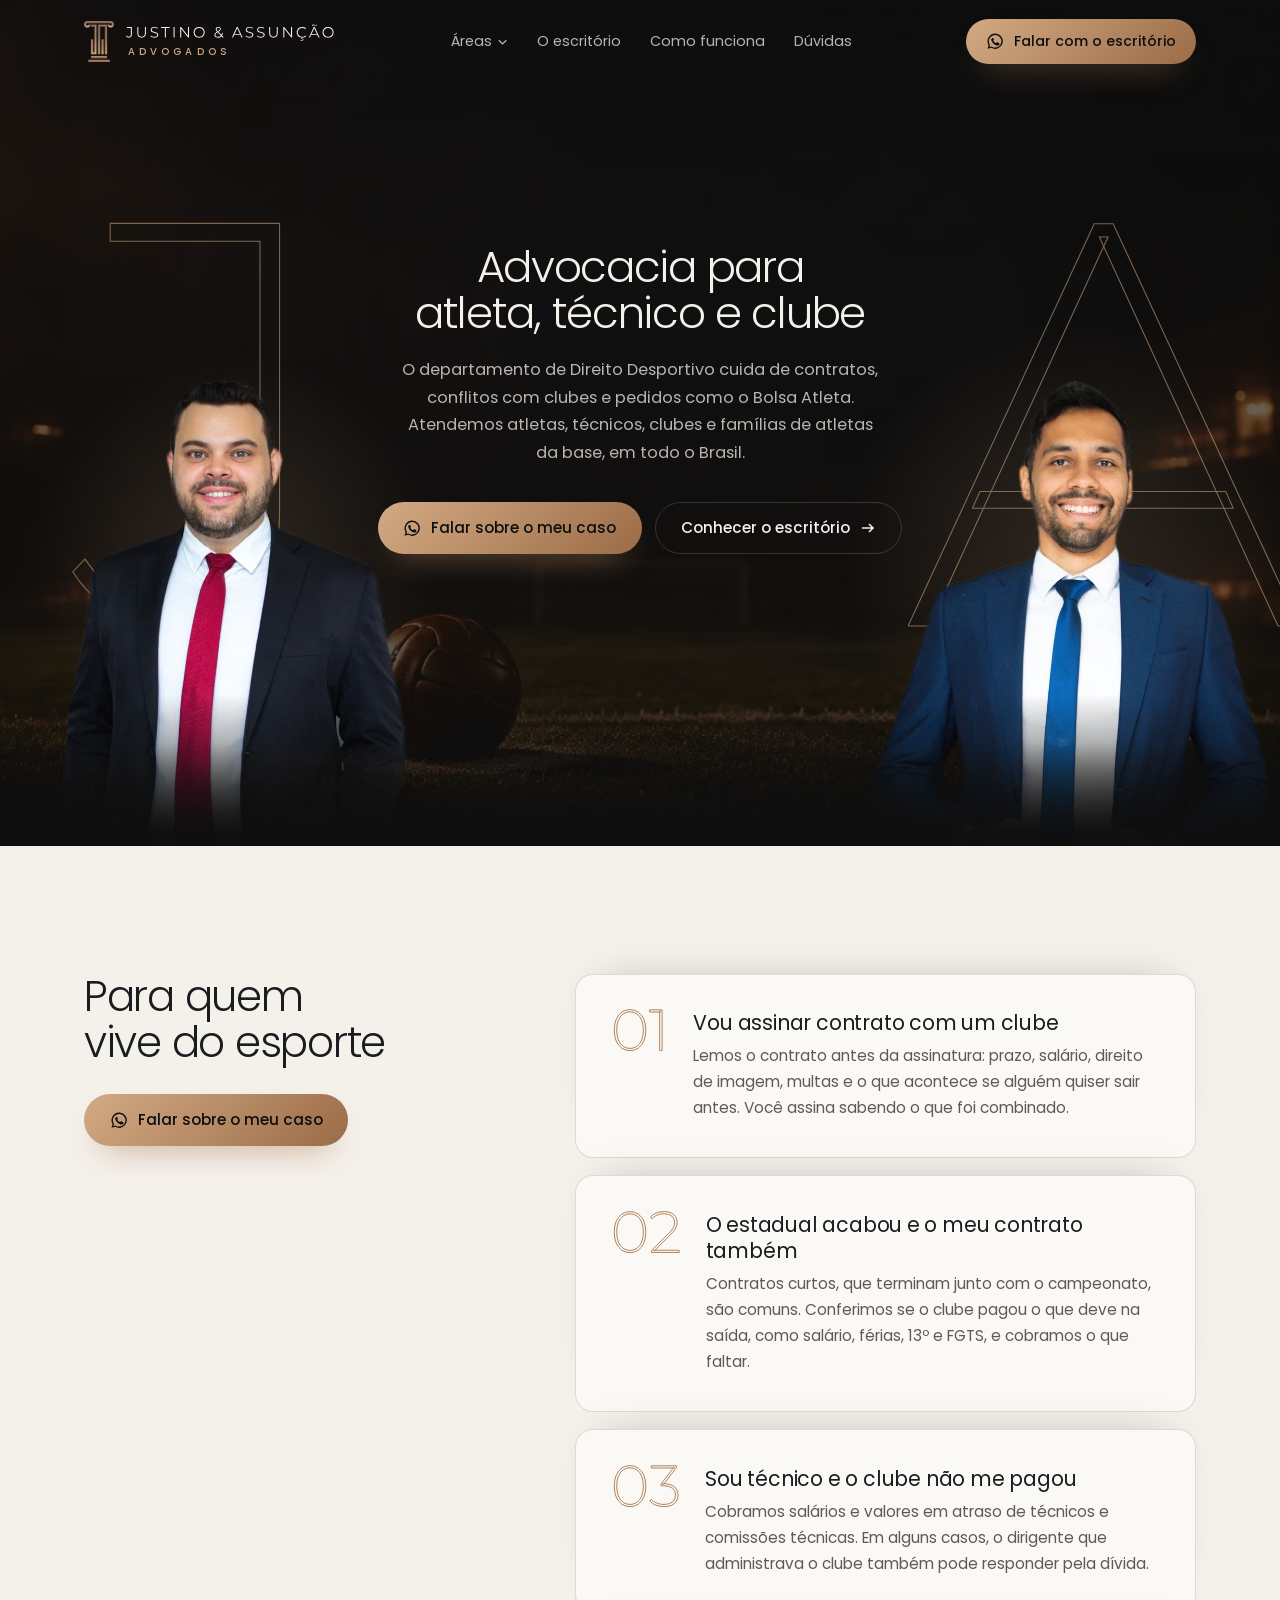
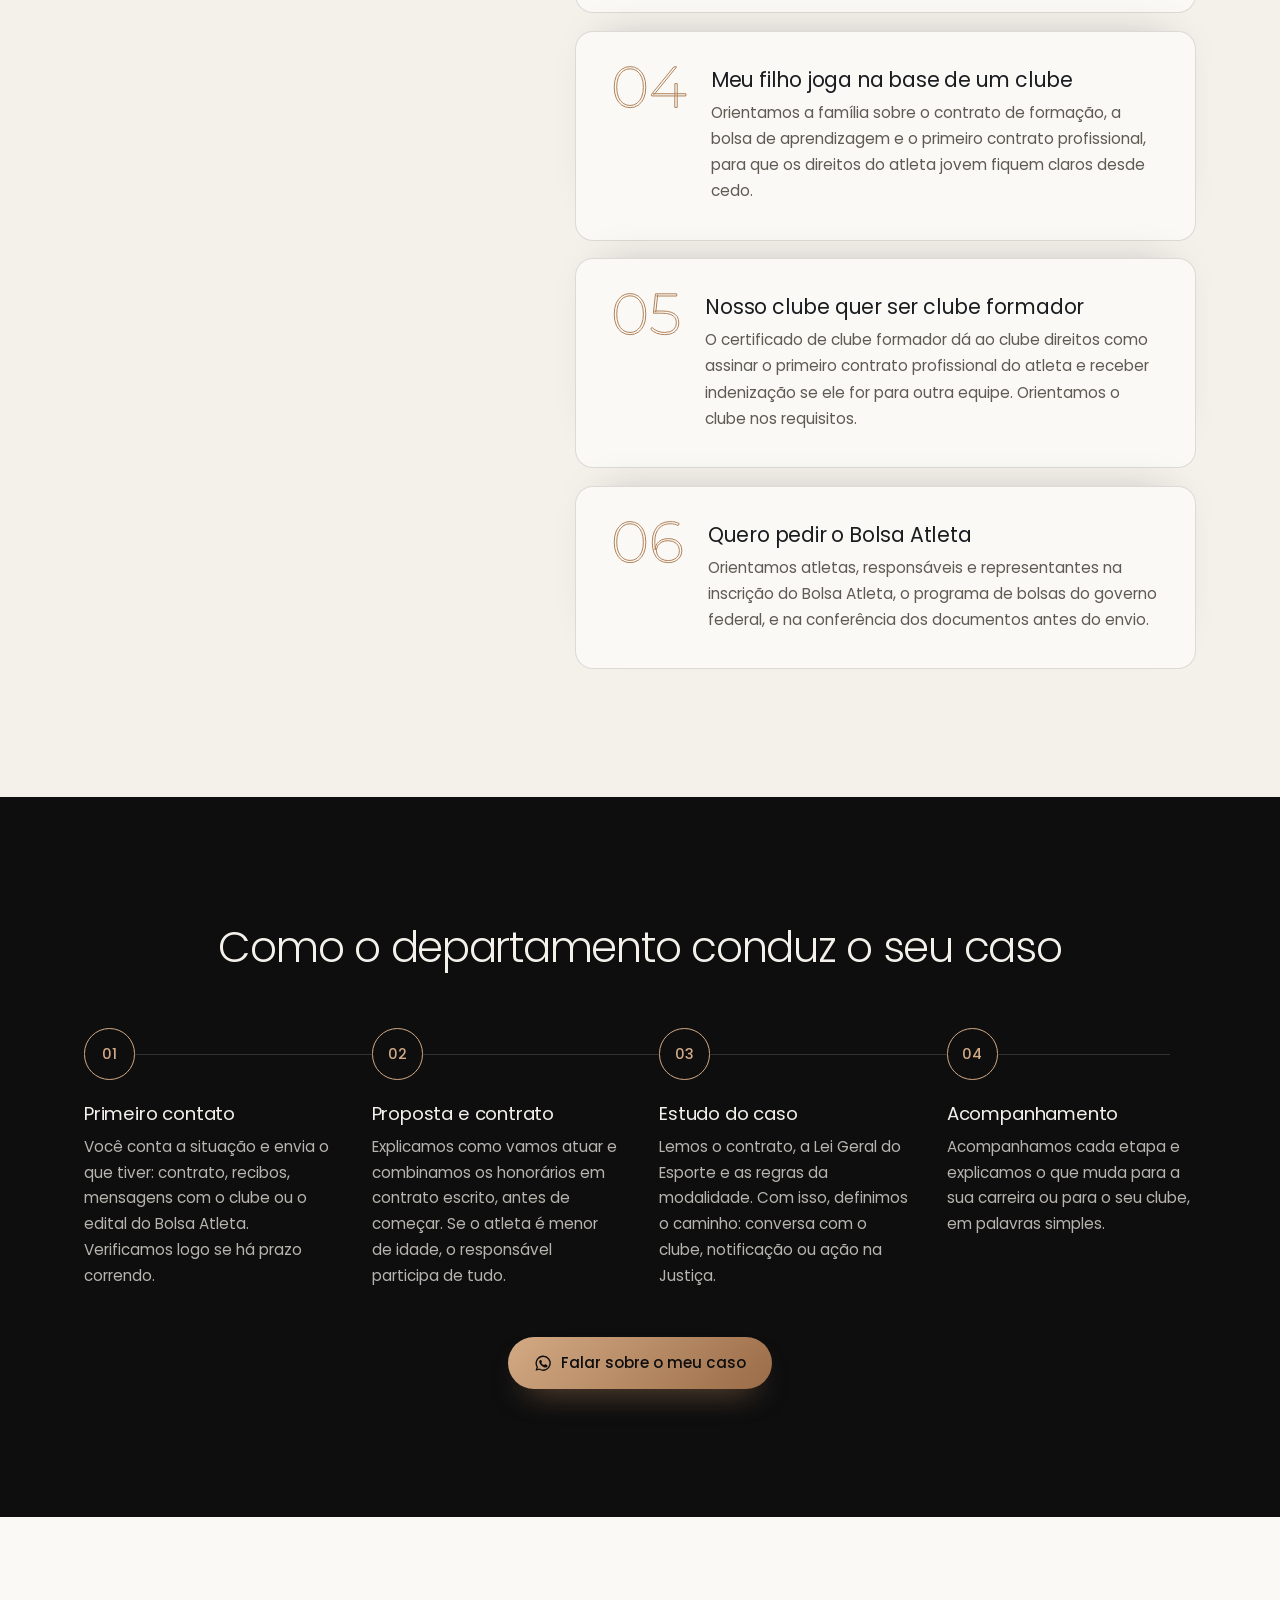
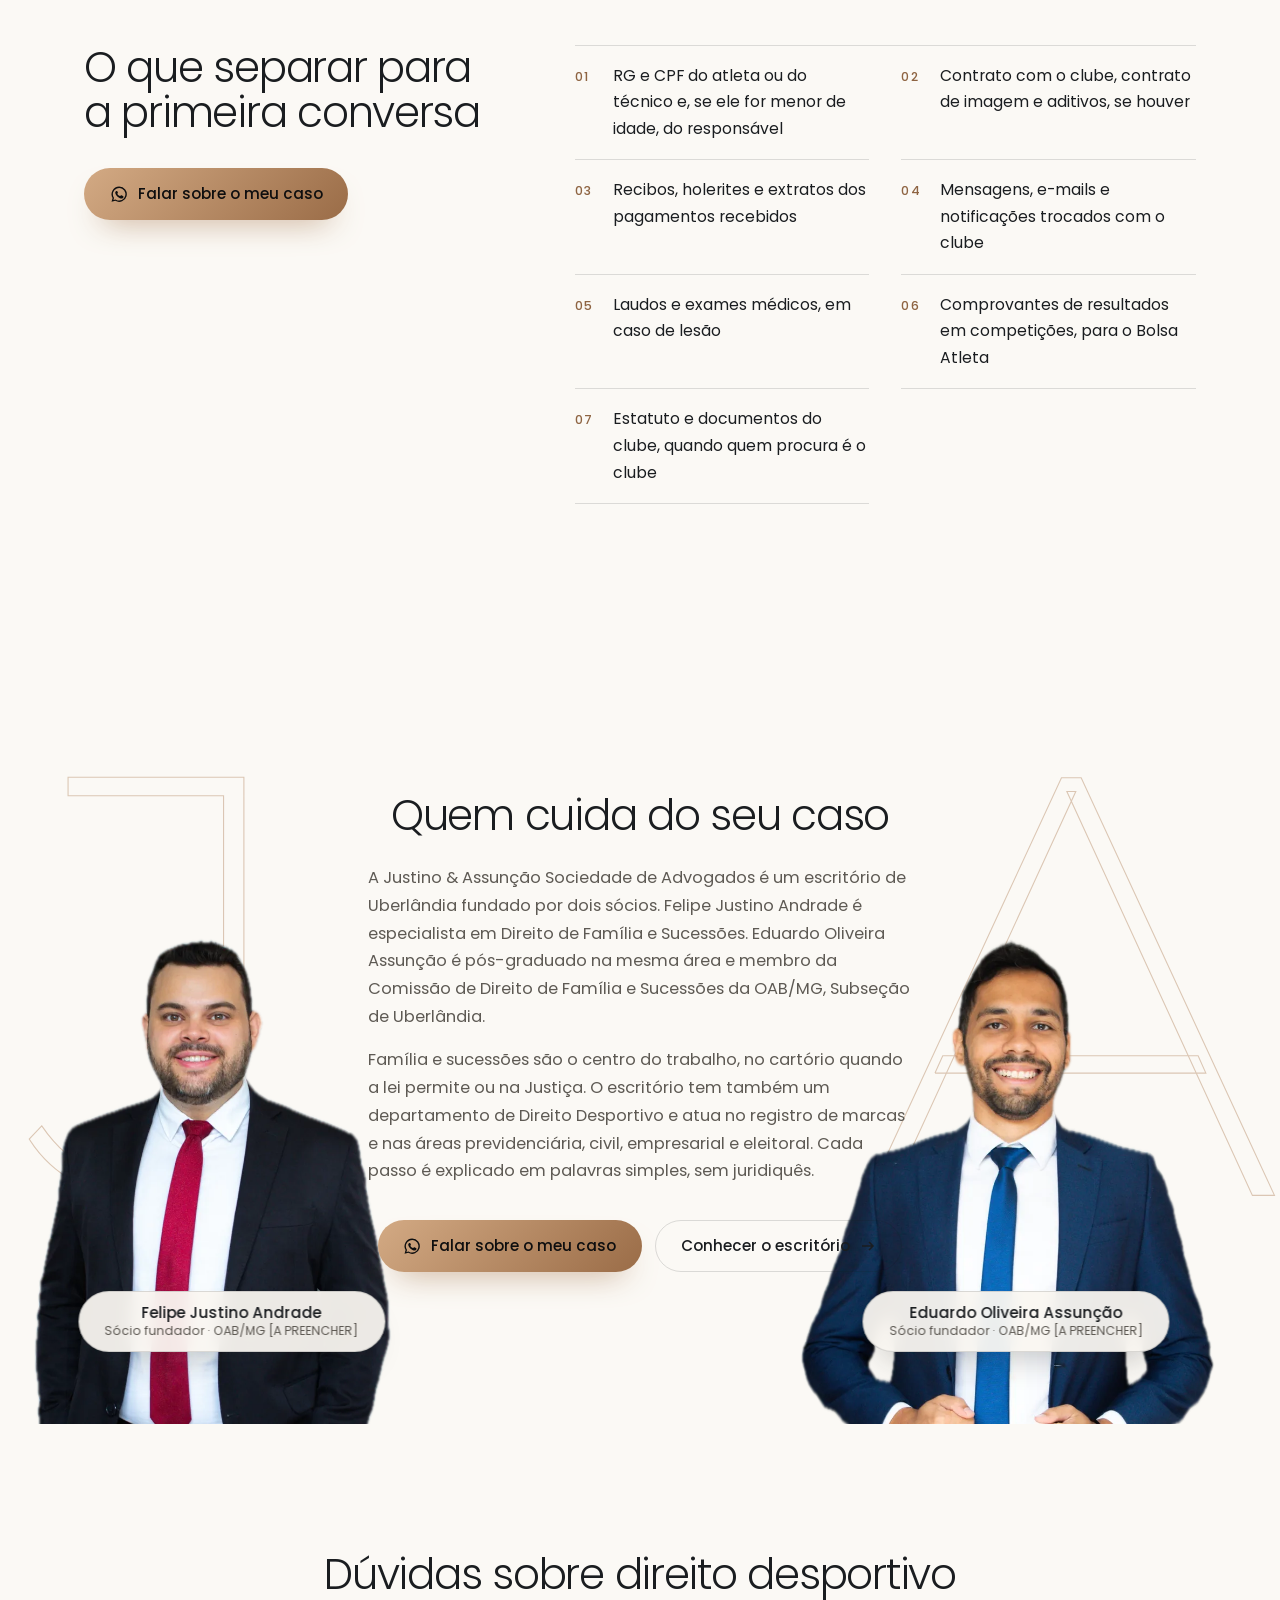
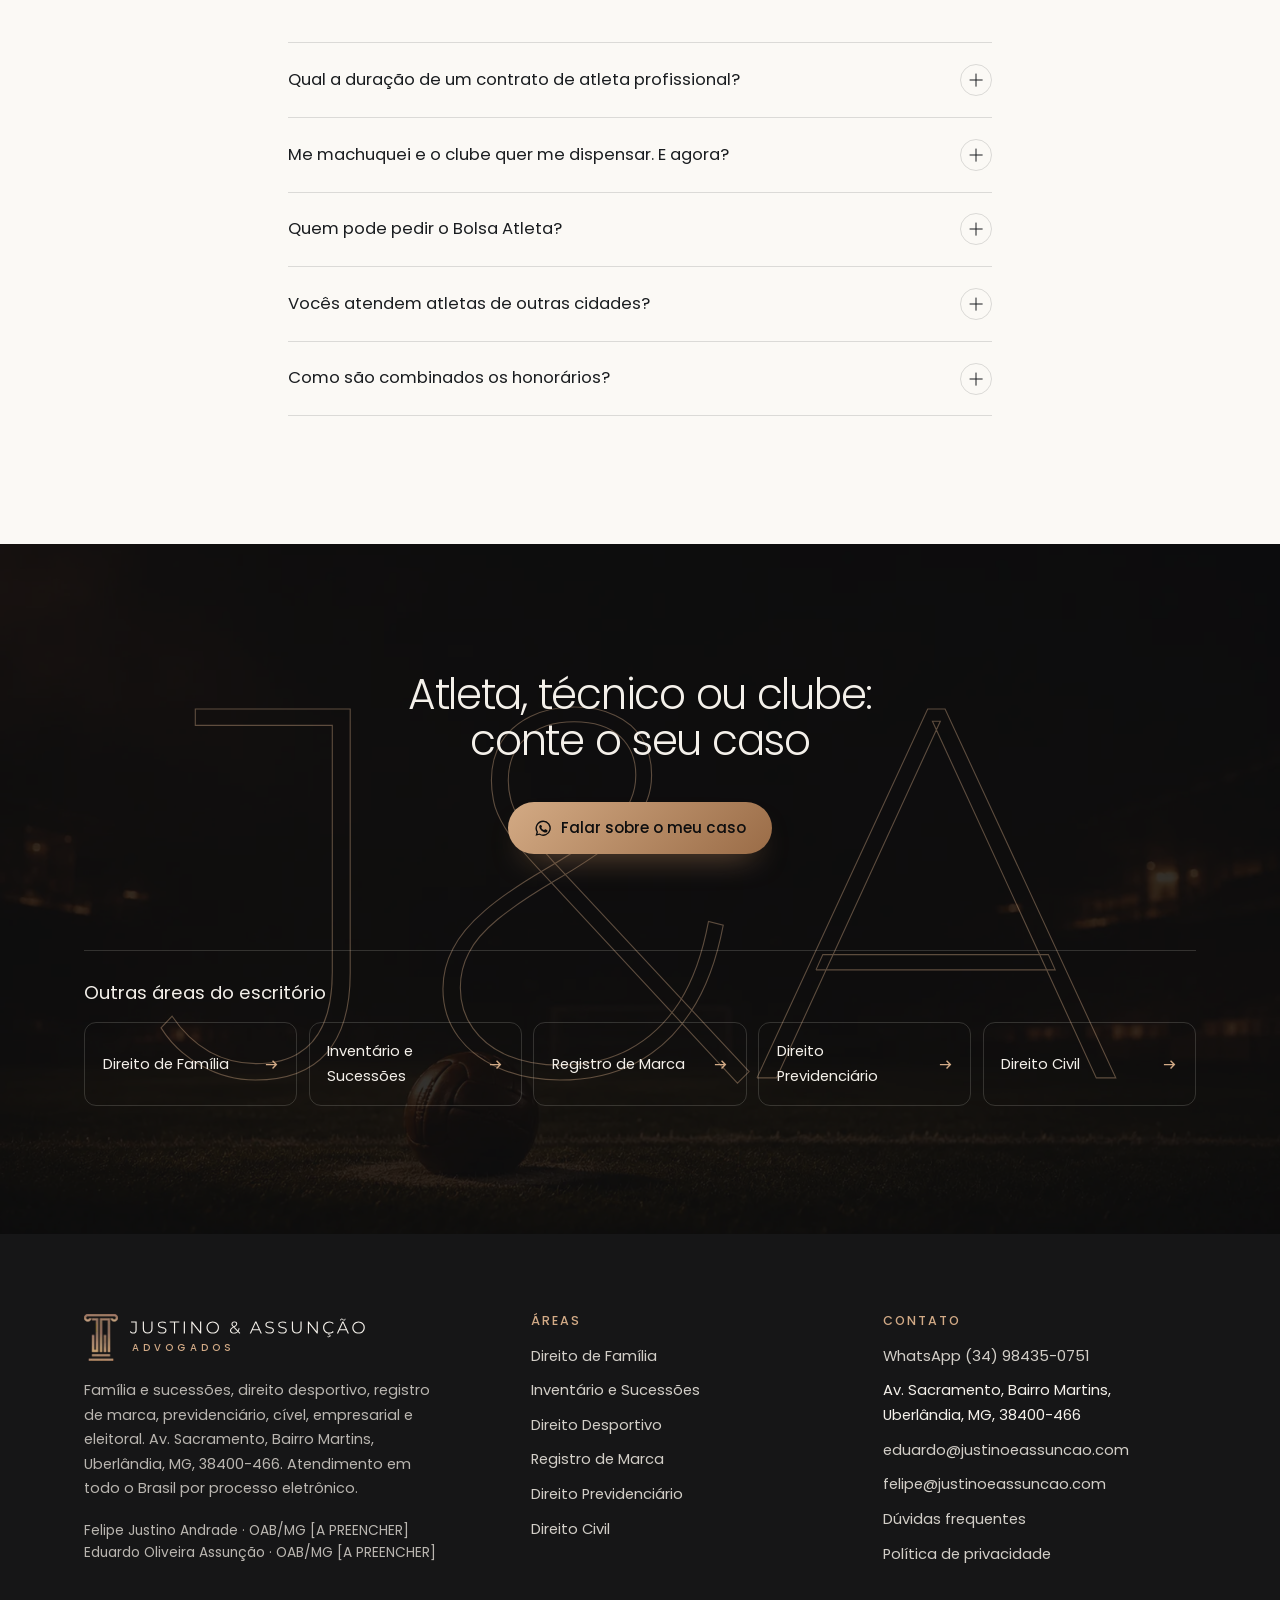
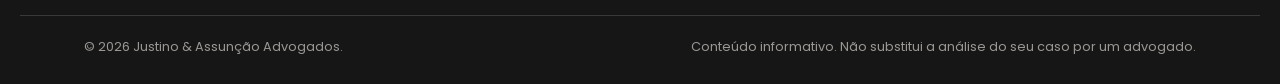
<file: desportivo.html>
<!doctype html>
<html lang="pt-BR">
<head>
<meta charset="utf-8">
<meta name="viewport" content="width=device-width,initial-scale=1,viewport-fit=cover">
<title>Advogado desportivo em Uberlândia | Justino &amp; Assunção</title>
<meta name="description" content="Direito desportivo em Uberlândia: contrato de atleta e técnico, valores devidos pelo clube, clube formador e Bolsa Atleta. Atendimento em todo o Brasil.">
<meta name="robots" content="noindex,nofollow">
<link rel="canonical" href="https://justinoeassuncao.vercel.app/desportivo">
<meta name="theme-color" content="#0E0E0F">
<meta property="og:type" content="website"><meta property="og:locale" content="pt_BR"><meta property="og:site_name" content="Justino & Assunção Advogados">
<meta property="og:title" content="Advogado desportivo em Uberlândia | Justino &amp; Assunção"><meta property="og:description" content="Direito desportivo em Uberlândia: contrato de atleta e técnico, valores devidos pelo clube, clube formador e Bolsa Atleta. Atendimento em todo o Brasil."><meta property="og:url" content="https://justinoeassuncao.vercel.app/desportivo">
<meta property="og:image" content="https://justinoeassuncao.vercel.app/assets/img/og-v1.jpg"><meta name="twitter:card" content="summary_large_image">
<link rel="icon" href="/assets/img/favicon-ja.png" type="image/png" sizes="64x64"><link rel="apple-touch-icon" href="/assets/img/apple-touch-icon.png">
<link rel="preload" href="/assets/fonts/poppins-300.woff2" as="font" type="font/woff2" crossorigin>
<link rel="preload" href="/assets/fonts/poppins-500.woff2" as="font" type="font/woff2" crossorigin>
<link rel="preload" as="image" imagesrcset="/assets/img/fotos/eduardo-recorte-560.webp 478w, /assets/img/fotos/eduardo-recorte-900.webp 769w" imagesizes="(max-width:1060px) 74vw, 38vw" fetchpriority="high">
<script>document.documentElement.classList.add('js')</script>
<style>@font-face{font-family:"Poppins";src:url(/assets/fonts/poppins-300.woff2) format("woff2");font-weight:300;font-display:swap}@font-face{font-family:"Poppins";src:url(/assets/fonts/poppins-400.woff2) format("woff2");font-weight:400;font-display:swap}@font-face{font-family:"Poppins";src:url(/assets/fonts/poppins-500.woff2) format("woff2");font-weight:500;font-display:swap}@font-face{font-family:"Sans Reserva";src:local("Arial");size-adjust:112.5%}:root{--grafite:#0E0E0F;--grafite-2:#161617;--grafite-3:#232324;--areia:#F4F0EA;--areia-2:#E7DFD3;--papel:#FBF9F5;--verde:#A97B53;--cobre-1:#D3AA84;--cobre-2:#9A6C47;--bronze:#8E6442;--bronze-2:#B0825B;--bronze-cl:#D2AA86;--tinta:#1A1D20;--muted:#5E5A54;--claro-2:rgba(243,238,230,.74);--linha:rgba(26,29,32,.14);--linha-c:rgba(243,238,230,.16);--r:18px;--maxw:1240px;--gutter:clamp(1.25rem,5vw,4rem);--sec:clamp(5rem,10vw,8.5rem);--t-hero:clamp(2.7rem,4.7vw,4.5rem);--t-h2:clamp(2rem,3.3vw,3.05rem);--ease:cubic-bezier(.22,.8,.2,1)}*,*::before,*::after{box-sizing:border-box}html{-webkit-text-size-adjust:100%;scroll-behavior:smooth;scroll-padding-top:5.5rem}body{margin:0;font:400 1.02rem/1.7 "Poppins","Sans Reserva",system-ui,sans-serif;color:var(--tinta);background:var(--papel);-webkit-font-smoothing:antialiased;overflow-x:clip}img,svg{display:block;max-width:100%}a{color:inherit;text-decoration:none}button{font:inherit;color:inherit;background:none;border:0;cursor:pointer;padding:0}h1,h2,h3,p,ul,ol,dl,dd,figure{margin:0}h1,h2{font-weight:300;line-height:1.08;letter-spacing:-.03em;text-wrap:balance}h3{font-weight:400;line-height:1.3;letter-spacing:-.01em}.wrap{width:100%;max-width:var(--maxw);margin-inline:auto;padding-inline:var(--gutter)}.sec{padding-block:var(--sec)}.escuro{background:var(--grafite);color:var(--areia)}.areia{background:var(--areia)}:focus-visible{outline:2px solid var(--bronze-2);outline-offset:3px;border-radius:6px}::selection{background:var(--bronze-cl);color:var(--grafite)}.so-leitor{position:absolute;width:1px;height:1px;overflow:hidden;clip:rect(0 0 0 0);white-space:nowrap}.ctas{display:flex;flex-wrap:wrap;gap:.8rem;align-items:center}.btn{position:relative;display:inline-flex;align-items:center;justify-content:center;gap:.6rem;min-height:3.25rem;padding:.85rem 1.6rem;border-radius:999px;font-weight:500;font-size:.95rem;line-height:1.2;white-space:nowrap;overflow:hidden;isolation:isolate;transition:transform .35s var(--ease),background-color .3s,color .3s,border-color .3s}.btn svg{width:1.15rem;height:1.15rem;flex:none}.btn--pri{background:linear-gradient(135deg,var(--cobre-1),var(--cobre-2));color:#0E0E0F;box-shadow:0 16px 32px -18px rgba(169,123,83,.9)}.btn--pri::after{content:"";position:absolute;inset:0;z-index:-1;background:linear-gradient(110deg,transparent 30%,rgba(255,255,255,.28) 50%,transparent 70%);transform:translateX(-120%);transition:transform .9s var(--ease)}.btn--pri:hover{transform:translateY(-2px);filter:brightness(1.06)}.btn--pri:hover::after{transform:translateX(120%)}.btn--linha{border:1px solid var(--linha);color:var(--tinta)}.btn--linha:hover{border-color:var(--tinta)}.escuro .btn--linha,.capa .btn--linha{border-color:var(--linha-c);color:var(--areia)}.escuro .btn--linha:hover,.capa .btn--linha:hover{border-color:var(--areia)}.btn--linha svg{width:1rem;height:1rem;transition:transform .35s var(--ease)}.btn--linha:hover svg{transform:translateX(3px)}.top{position:fixed;inset:0 0 auto;z-index:40;color:var(--areia);transition:background-color .4s,box-shadow .4s,backdrop-filter .4s}.top.solid{background:rgba(14,14,15,.86);backdrop-filter:blur(14px);-webkit-backdrop-filter:blur(14px);box-shadow:0 1px 0 var(--linha-c)}.top__in{display:flex;align-items:center;gap:2rem;height:5.2rem}.marca{display:flex;align-items:center;gap:.75rem;flex:none}.marca__coluna{height:2.55rem;width:auto;flex:none}.marca__txt{display:flex;flex-direction:column;align-items:flex-start;gap:.15rem}.marca__nome{height:1.15rem;width:auto;fill:currentColor}.marca__txt>span{font-size:.62rem;font-weight:500;letter-spacing:.42em;text-transform:uppercase;color:var(--bronze-cl);padding-left:.12rem}.nav{display:flex;align-items:center;gap:1.8rem;margin-inline:auto;font-size:.9rem;color:var(--claro-2)}.nav>a,.nav__bt{transition:color .3s}.nav>a:hover,.nav__bt:hover{color:var(--areia)}.nav__areas{position:relative}.nav__bt{display:inline-flex;align-items:center;gap:.35rem;color:var(--claro-2)}.nav__bt svg{width:.7rem;height:.7rem;transition:transform .3s}.nav__menu{position:absolute;left:50%;top:calc(100% + .9rem);width:17rem;padding:.6rem;border-radius:14px;background:var(--grafite-2);box-shadow:0 30px 60px -20px rgba(0,0,0,.6),0 0 0 1px var(--linha-c);opacity:0;visibility:hidden;transform:translate(-50%,-6px);transition:opacity .25s,transform .25s var(--ease),visibility .25s}.nav__menu::before{content:"";position:absolute;inset:-1rem 0 auto;height:1rem}.nav__areas:hover .nav__menu,.nav__areas:focus-within .nav__menu,.nav__areas.aberto .nav__menu{opacity:1;visibility:visible;transform:translate(-50%,0)}.nav__areas:hover .nav__bt svg,.nav__areas.aberto .nav__bt svg{transform:rotate(180deg)}.nav__menu a{display:flex;justify-content:space-between;align-items:center;padding:.65rem .8rem;border-radius:9px;color:var(--areia);transition:background-color .2s}.nav__menu a:hover,.nav__menu a[aria-current]{background:var(--grafite-3)}.nav__menu a i{font-style:normal;font-size:.75rem;color:var(--bronze-cl)}.top .btn{min-height:2.8rem;padding:.65rem 1.25rem;font-size:.88rem}.menu-bt{display:none;width:2.9rem;height:2.9rem;border-radius:50%;border:1px solid var(--linha-c);place-items:center;margin-left:auto}.menu-bt i{display:block;width:1.1rem;height:1px;background:currentColor;box-shadow:0 -5px 0 currentColor,0 5px 0 currentColor;transition:box-shadow .3s,transform .3s}.menu{position:fixed;inset:0;z-index:39;background:var(--grafite);color:var(--areia);padding:6.5rem var(--gutter) 2rem;display:flex;flex-direction:column;gap:2rem;overflow-y:auto;opacity:0;visibility:hidden;transition:opacity .35s,visibility .35s}.menu.aberto{opacity:1;visibility:visible}.menu nav{display:flex;flex-direction:column}.menu nav a{display:flex;justify-content:space-between;align-items:baseline;padding:.95rem 0;border-bottom:1px solid var(--linha-c);font-size:1.35rem;font-weight:300}.menu nav a i{font-style:normal;font-size:.8rem;color:var(--bronze-cl)}.menu__extra{display:flex;flex-direction:column;gap:.4rem;font-size:.95rem;color:var(--claro-2)}.menu-aberto .menu-bt i{box-shadow:none;transform:rotate(45deg)}.menu-aberto .menu-bt i::after{content:"";display:block;width:100%;height:1px;background:currentColor;transform:rotate(90deg)}.capa{position:relative;min-height:100svh;display:flex;align-items:center;overflow:hidden;isolation:isolate;text-align:center;background:radial-gradient(70% 60% at 50% 38%,#1F1F21 0%,var(--grafite) 70%);color:var(--areia)}.capa::after{content:"";position:absolute;inset:auto 0 0;height:18%;z-index:1;background:linear-gradient(0deg,var(--grafite) 0%,rgba(14,14,15,0));pointer-events:none}.capa__fundo{position:absolute;inset:0;z-index:-1}.capa__fundo img{width:100%;height:100%;object-fit:cover;opacity:.62}.capa__fundo::after{content:"";position:absolute;inset:0;background:radial-gradient(52% 58% at 50% 42%,rgba(14,14,15,.72) 0%,rgba(14,14,15,.38) 100%),linear-gradient(180deg,rgba(14,14,15,.55) 0%,rgba(14,14,15,0) 30%)}.capa__palco{position:absolute;inset:0;z-index:0}.lado{position:absolute;bottom:0;height:min(52svh,32rem);display:flex;align-items:flex-end}.lado--l{right:calc(50% + 14.5rem)}.lado--r{left:calc(50% + 14.5rem)}.lado__foto{position:relative;z-index:2;height:100%;width:auto;max-width:none;-webkit-mask-image:linear-gradient(0deg,transparent 0,#000 22%);mask-image:linear-gradient(0deg,transparent 0,#000 22%)}.lado__luz{position:absolute;z-index:1;left:50%;top:38%;width:115%;aspect-ratio:1;transform:translate(-50%,-50%);border-radius:50%;background:radial-gradient(closest-side,rgba(201,162,122,.17),rgba(201,162,122,0))}.letra{position:absolute;z-index:0;height:150%;width:auto;top:-66%;overflow:visible}.lado--l .letra{left:50%;transform:translateX(-58%)}.lado--r .letra{left:50%;transform:translateX(-42%)}.letra path{fill:none;stroke:var(--bronze-cl);stroke-width:1.1px;vector-effect:non-scaling-stroke;opacity:.55;stroke-dasharray:1;stroke-dashoffset:1;animation:traco 3.4s var(--ease) .2s forwards}.lado--r .letra path{animation-delay:.5s}@keyframes traco{to{stroke-dashoffset:0}}.capa__txt{position:relative;z-index:3;max-width:calc(40rem + 2 * var(--gutter));margin-inline:auto;padding-block:6.5rem 12rem}.capa__marca{display:flex;flex-direction:column;align-items:center;gap:.7rem;margin-bottom:3.2rem}.capa__coluna{height:clamp(4rem,6vw,5.4rem);width:auto;margin-bottom:.5rem}.capa__nome{height:clamp(1.5rem,2.3vw,2.1rem);width:auto;fill:var(--areia)}.capa__marca span{text-transform:uppercase;font-size:.72rem;font-weight:500;letter-spacing:.55em;padding-left:.55em;color:var(--bronze-cl)}.capa h1{font-size:clamp(2.6rem,4.3vw,4.3rem);line-height:1.05}.capa__txt>p{margin:1.3rem auto 0;font-size:clamp(1.02rem,1.2vw,1.14rem);color:var(--claro-2);max-width:30rem}.capa .ctas{margin-top:2.2rem;justify-content:center}.capa--area{min-height:94svh}.capa--area .capa__txt{max-width:calc(42rem + 2 * var(--gutter));padding-top:9rem}.capa--area h1{font-size:clamp(2.2rem,3.4vw,3.1rem)}.home .top:not(.solid) .marca{opacity:0;pointer-events:none}.top .marca{transition:opacity .4s}.seletor{background:var(--grafite);color:var(--areia);padding-block:0 clamp(3.5rem,7vw,5rem)}.seletor__in{display:grid;grid-template-columns:minmax(0,.7fr) minmax(0,2fr);gap:2rem;align-items:center;padding-top:2.2rem;border-top:1px solid var(--linha-c)}.seletor__h{font-size:clamp(1.3rem,2vw,1.7rem);font-weight:300;letter-spacing:-.02em;line-height:1.2}.seletor__grade{display:grid;grid-template-columns:repeat(3,1fr);gap:.6rem}.seletor a{display:flex;align-items:center;justify-content:space-between;gap:.8rem;padding:.9rem 1rem .9rem 1.1rem;border-radius:12px;border:1px solid var(--linha-c);font-size:.9rem;line-height:1.35;text-align:left;background:rgba(255,255,255,.02);transition:border-color .3s,background-color .3s}.seletor a svg{width:.95rem;height:.95rem;flex:none;color:var(--bronze-cl);transition:transform .35s var(--ease)}.seletor a:hover{border-color:var(--bronze-cl);background:rgba(201,162,122,.08)}.seletor a:hover svg{transform:translateX(3px)}.com-fundo,.final{position:relative;isolation:isolate;overflow:hidden}.sec__fundo{position:absolute;inset:0;z-index:-2}.sec__fundo img{width:100%;height:100%;object-fit:cover}.sec__fundo::after{content:"";position:absolute;inset:0;background:rgba(14,14,15,.8)}.manifesto-sec{clip-path:inset(0)}.sec__fundo--fixo{position:fixed}.manifesto-sec .sec__fundo::after{background:linear-gradient(180deg,rgba(14,14,15,.86) 0%,rgba(14,14,15,.7) 45%,rgba(14,14,15,.9) 100%)}.alcance-sec .sec__fundo::after{background:linear-gradient(90deg,rgba(14,14,15,.94) 0%,rgba(14,14,15,.7) 55%,rgba(14,14,15,.82) 100%)}.final .sec__fundo::after{background:rgba(14,14,15,.84)}.letreiro{position:absolute;overflow:visible;pointer-events:none}.letreiro path{fill:none;stroke:var(--bronze-cl);stroke-width:1.1px;vector-effect:non-scaling-stroke;opacity:.4;stroke-dasharray:1;stroke-dashoffset:1}.indice-cab{display:flex;justify-content:space-between;align-items:end;gap:2rem;margin-bottom:clamp(2.4rem,5vw,3.6rem)}.indice-cab h2{font-size:var(--t-h2);max-width:34rem}.indice{margin:0;padding:0;list-style:none;border-top:1px solid var(--linha)}.indice a{position:relative;display:grid;grid-template-columns:3.6rem minmax(0,1fr) minmax(0,1.15fr) 3.4rem;align-items:center;gap:1.5rem;padding:1.7rem .4rem;border-bottom:1px solid var(--linha);isolation:isolate}.indice a::before{content:"";position:absolute;inset:0;z-index:-1;background:var(--grafite);transform:scaleY(0);transform-origin:bottom;transition:transform .55s var(--ease)}.indice__n{font-size:.82rem;font-weight:500;letter-spacing:.12em;color:var(--bronze);transition:color .4s}.indice__nome{font-size:clamp(1.6rem,2.7vw,2.4rem);font-weight:300;letter-spacing:-.02em;line-height:1.1;transition:color .4s,transform .55s var(--ease)}.indice__txt{color:var(--muted);font-size:.96rem;transition:color .4s}.indice__seta{width:3.2rem;height:3.2rem;border-radius:50%;border:1px solid var(--linha);display:grid;place-items:center;transition:border-color .4s,background-color .4s,color .4s,transform .55s var(--ease)}.indice__seta svg{width:1.1rem;height:1.1rem}.indice a:hover::before,.indice a:focus-visible::before{transform:scaleY(1);transform-origin:top}.indice a:hover .indice__nome{color:var(--areia);transform:translateX(.6rem)}.indice a:hover .indice__txt{color:var(--claro-2)}.indice a:hover .indice__n{color:var(--bronze-cl)}.indice a:hover .indice__seta{border-color:var(--bronze-cl);background:var(--bronze-cl);color:var(--grafite);transform:rotate(-45deg)}.manifesto{font-size:clamp(1.6rem,3.1vw,2.75rem);font-weight:300;line-height:1.3;letter-spacing:-.02em;max-width:58rem}.manifesto span{opacity:.38;transition:opacity .45s}.manifesto span.on{opacity:1}.manifesto-sec .ctas{margin-top:2.4rem}.difs{display:grid;grid-template-columns:repeat(5,1fr);gap:clamp(1rem,2.4vw,2rem);margin:clamp(4rem,8vw,6rem) 0 0;padding:0;list-style:none}.dif{padding-top:1.4rem;border-top:1px solid var(--linha-c)}.dif svg{height:3.2rem;width:auto;margin-bottom:1.3rem;overflow:visible}.dif svg path{fill:none;stroke:var(--bronze-cl);stroke-width:1px;vector-effect:non-scaling-stroke;stroke-dasharray:1;stroke-dashoffset:1}.dif.in svg path{animation:traco 2.2s var(--ease) forwards}.dif h3{font-size:1.08rem;color:var(--areia)}.dif p{margin-top:.5rem;font-size:.92rem;color:var(--claro-2)}.equipe{position:relative;overflow:hidden;isolation:isolate;min-height:min(88svh,50rem);display:flex;align-items:center;background:var(--papel);padding-block:clamp(4.5rem,9svh,6rem) clamp(3.5rem,8svh,5.5rem)}.equipe__txt{position:relative;z-index:2;text-align:center;max-width:calc(36rem + 2 * var(--gutter))}.equipe h2{font-size:var(--t-h2);white-space:nowrap}.equipe__p{text-align:left;max-width:34rem;margin:1.6rem auto 0;color:var(--muted)}.equipe__p p+p{margin-top:1rem}.equipe .ctas{justify-content:center;margin-top:2.2rem}.equipe__palco{position:absolute;inset:0;z-index:1;pointer-events:none}.eq{position:absolute;bottom:0;margin:0;height:min(54svh,31rem);display:flex;align-items:flex-end}.eq--l{right:calc(50% + 15.5rem)}.eq--r{left:calc(50% + 10rem)}.eq--r .letra{left:4rem}.eq__foto{position:relative;z-index:1;height:100%;width:auto;max-width:none}.eq .letra path{stroke:var(--bronze-2);opacity:.42;animation:none}.equipe.in .eq .letra path{animation:traco 3.2s var(--ease) .2s forwards}.eq__nome{position:absolute;z-index:2;left:50%;bottom:clamp(3.2rem,8svh,4.6rem);transform:translateX(-50%);display:flex;flex-direction:column;align-items:center;padding:.7rem 1.6rem;border-radius:999px;background:rgba(250,247,242,.94);border:1px solid var(--linha);box-shadow:0 18px 36px -20px rgba(26,29,32,.45);-webkit-backdrop-filter:blur(8px);backdrop-filter:blur(8px);text-align:center;white-space:nowrap;line-height:1.35}.eq__nome b{font-weight:500;font-size:.95rem;color:var(--tinta)}.eq__nome span{font-size:.76rem;color:var(--muted)}.eq--l .eq__nome{left:56%}.eq--r .eq__nome{left:52%}.cab-centro{font-size:var(--t-h2);text-align:center;margin:0 auto clamp(2.4rem,5vw,3.6rem)}.fim-centro{justify-content:center;margin-top:clamp(2.2rem,4vw,3rem)}@media (min-width:861px){.cab-centro{white-space:nowrap}}.areas-sec{padding-block:clamp(3.5rem,8svh,5.5rem)}.areas-sec .cab-centro{margin-bottom:clamp(1.6rem,3.5svh,2.4rem)}.areas-sec .indice a{padding:clamp(.7rem,1.6svh,1.05rem) .4rem}.areas-sec .indice__nome{font-size:clamp(1.4rem,2.2vw,1.95rem)}.areas-sec .indice__txt{font-size:.9rem;line-height:1.55}.areas-sec .indice__seta{width:2.7rem;height:2.7rem}.areas-sec .fim-centro{margin-top:clamp(1.6rem,3.5svh,2.4rem)}.passos-cab{display:flex;justify-content:space-between;align-items:end;gap:2rem;margin-bottom:clamp(2.8rem,6vw,4rem)}.passos-cab h2{font-size:var(--t-h2);max-width:32rem}.passos{position:relative;display:grid;grid-template-columns:repeat(4,1fr);gap:clamp(1.2rem,3vw,2.4rem);margin:0;padding:0;list-style:none}.passos::before,.passos__linha{content:"";position:absolute;left:1.6rem;right:1.6rem;top:1.6rem;height:1px;background:var(--linha)}.passos__linha{background:var(--bronze-2);transform:scaleX(var(--p,0));transform-origin:left;transition:transform .15s linear}.escuro .passos::before{background:var(--linha-c)}.escuro .passos__linha{background:var(--bronze-cl)}.passo b{position:relative;display:grid;place-items:center;width:3.2rem;height:3.2rem;border-radius:50%;background:var(--papel);border:1px solid var(--bronze-2);color:var(--bronze);font-weight:500;font-size:.9rem;margin-bottom:1.4rem}.areia .passo b{background:var(--areia)}.escuro .passo b{background:var(--grafite);border-color:var(--bronze-cl);color:var(--bronze-cl)}.passo h3{font-size:1.14rem}.passo p{margin-top:.5rem;color:var(--muted);font-size:.95rem}.escuro .passo p{color:var(--claro-2)}.alcance{display:grid;grid-template-columns:minmax(0,1fr) minmax(0,1fr);gap:clamp(2rem,6vw,5rem);align-items:center}.alcance h2{font-size:var(--t-h2)}.alcance p{margin-top:1.2rem;color:var(--claro-2)}.alcance .ctas{margin-top:2.2rem}.mapa{width:100%;max-width:34rem;margin-inline:auto;overflow:visible}.mapa__pais{fill:rgba(201,162,122,.05);stroke:var(--bronze-cl);stroke-width:1.2;stroke-linejoin:round;stroke-dasharray:1;stroke-dashoffset:1}.mapa__arco{fill:none;stroke:var(--bronze-cl);stroke-width:1;opacity:.55;stroke-dasharray:1;stroke-dashoffset:1}.mapa__cap{fill:var(--bronze-cl);opacity:0}.mapa__udi{fill:var(--areia)}.mapa__onda{fill:none;stroke:var(--areia);stroke-width:1;transform-box:fill-box;transform-origin:center;opacity:0}.mapa__nome{font:500 15px "Poppins","Sans Reserva",sans-serif;fill:var(--areia)}.mapa.ver .mapa__pais{animation:traco 2.6s var(--ease) forwards}.mapa.ver .mapa__arco{animation:traco 1.4s var(--ease) var(--d) forwards}.mapa.ver .mapa__cap{animation:aparece .5s var(--ease) var(--d) forwards}.mapa.ver .mapa__onda{animation:onda 2.8s ease-out 1s infinite}.mapa.ver .mapa__onda--2{animation-delay:2.4s}@keyframes aparece{to{opacity:.9}}@keyframes onda{0%{opacity:.7;transform:scale(1)}100%{opacity:0;transform:scale(4.2)}}.sit{display:grid;grid-template-columns:minmax(0,.8fr) minmax(0,1.2fr);gap:clamp(2rem,6vw,5rem);align-items:start}.sit__cab{position:sticky;top:7.5rem;display:flex;flex-direction:column;align-items:flex-start;gap:1.8rem}.sit__cab h2{font-size:var(--t-h2)}.cartoes{display:flex;flex-direction:column;gap:1.1rem;margin:0;padding:0;list-style:none}.cartao{position:sticky;top:calc(7.5rem + var(--i) * .9rem);display:grid;grid-template-columns:auto 1fr;gap:.4rem 1.5rem;padding:clamp(1.5rem,3vw,2.2rem);border-radius:var(--r);background:var(--papel);border:1px solid var(--linha);box-shadow:0 -16px 40px -30px rgba(26,29,32,.35)}.cartao svg{grid-row:span 2;height:2.6rem;width:auto;overflow:visible}.cartao svg path{fill:none;stroke:var(--bronze-2);stroke-width:1px;vector-effect:non-scaling-stroke}.cartao h3{font-size:clamp(1.1rem,1.6vw,1.3rem);align-self:end}.cartao p{color:var(--muted);font-size:.96rem}.docs{display:grid;grid-template-columns:minmax(0,.8fr) minmax(0,1.2fr);gap:clamp(2rem,6vw,5rem);align-items:start}.docs h2{font-size:var(--t-h2)}.docs .ctas{margin-top:2rem}.docs__lista{display:grid;grid-template-columns:1fr 1fr;column-gap:2rem;margin:0;padding:0;list-style:none;border-top:1px solid var(--linha);counter-reset:d}.docs__lista li{display:grid;grid-template-columns:2.4rem 1fr;padding:1.05rem 0;border-bottom:1px solid var(--linha);counter-increment:d;font-size:.98rem}.docs__lista li::before{content:counter(d,decimal-leading-zero);font-size:.78rem;font-weight:500;letter-spacing:.1em;color:var(--bronze);padding-top:.2rem}.faq{max-width:52rem;margin-inline:auto}.faq .cab-centro{margin-bottom:clamp(1.8rem,4vw,2.8rem)}.faq__item{border-bottom:1px solid var(--linha)}.faq__item:first-child{border-top:1px solid var(--linha)}.faq__item summary{display:flex;justify-content:space-between;align-items:center;gap:1rem;padding:1.3rem 0;cursor:pointer;list-style:none;font-size:1.04rem}.faq__item summary::-webkit-details-marker{display:none}.faq__item summary i{position:relative;flex:none;width:2rem;height:2rem;border-radius:50%;border:1px solid var(--linha);transition:transform .4s var(--ease),background-color .3s,border-color .3s}.faq__item summary i::before,.faq__item summary i::after{content:"";position:absolute;left:50%;top:50%;width:.8rem;height:1px;background:currentColor;transform:translate(-50%,-50%)}.faq__item summary i::after{transform:translate(-50%,-50%) rotate(90deg)}.faq__item[open] summary i{transform:rotate(45deg);background:var(--bronze);border-color:var(--bronze);color:#fff}.faq__item p{padding:0 3rem 1.4rem 0;color:var(--muted)}.final{position:relative;overflow:hidden;isolation:isolate;text-align:center}.final .letreiro{left:50%;top:50%;width:min(92vw,60rem);height:auto;transform:translate(-50%,-50%);z-index:-1}.final.in .letreiro path{animation:traco 3.2s var(--ease) forwards}.final h2{font-size:var(--t-h2);max-width:44rem;margin-inline:auto}.final p{margin:1.2rem auto 0;max-width:38rem;color:var(--claro-2)}.final .ctas{justify-content:center;margin-top:2.4rem}.outras{margin-top:clamp(4rem,8vw,6rem);padding-top:2rem;border-top:1px solid var(--linha-c);text-align:left}.outras h2{font-size:1.15rem;font-weight:400;letter-spacing:0;margin:0 0 1.2rem;max-width:none}.outras__lista{display:grid;grid-template-columns:repeat(5,1fr);gap:.7rem}.outras__lista a{display:flex;justify-content:space-between;align-items:center;gap:.6rem;padding:1rem 1.1rem;border-radius:12px;border:1px solid var(--linha-c);font-size:.92rem;transition:border-color .3s,background-color .3s}.outras__lista a:hover{border-color:var(--bronze-cl);background:rgba(201,162,122,.08)}.outras__lista svg{width:.95rem;height:.95rem;color:var(--bronze-cl);flex:none}.rod{background:var(--grafite-2);color:var(--areia);padding-block:clamp(3.5rem,7vw,5rem) 1.6rem}.rod__in{display:grid;grid-template-columns:1.3fr 1fr 1fr;gap:2.5rem}.rod .marca__nome{height:1.3rem}.rod .marca__coluna{height:2.9rem}.rod__marca p{margin-top:1.1rem;font-size:.9rem;color:var(--claro-2);max-width:22rem}.rod__marca ul{margin:1.2rem 0 0;padding:0;list-style:none;font-size:.86rem;color:var(--claro-2);line-height:1.6}.rod__col h2{font-size:.78rem;font-weight:500;letter-spacing:.16em;text-transform:uppercase;color:var(--bronze-cl);margin-bottom:1rem}.rod__col ul{margin:0;padding:0;list-style:none;display:flex;flex-direction:column;gap:.6rem;font-size:.92rem}.rod__col a{color:rgba(243,238,230,.85);transition:color .3s}.rod__col a:hover{color:var(--bronze-cl)}.rod__fim{margin-top:3rem;padding-top:1.3rem;border-top:1px solid var(--linha-c);font-size:.8rem;color:rgba(243,238,230,.6);display:flex;justify-content:space-between;gap:1rem;flex-wrap:wrap}.zap{position:fixed;right:1.1rem;bottom:1.1rem;z-index:50;display:grid;place-items:center;width:3.6rem;height:3.6rem;border-radius:50%;background:#1FAF5A;color:#fff;box-shadow:0 16px 34px -14px rgba(0,0,0,.45);transition:transform .35s var(--ease)}.zap svg{width:1.9rem;height:1.9rem}.zap:hover{transform:translateY(-2px)}.js .zap{opacity:0;transform:translateY(12px);pointer-events:none;transition:opacity .4s var(--ease),transform .4s var(--ease)}.js .zap.ver{opacity:1;transform:none;pointer-events:auto}.texto-pag{padding-top:9rem}.texto{max-width:46rem}.texto h1{font-size:var(--t-h2)}.texto h2{font-size:1.35rem;margin:2.2rem 0 .6rem;font-weight:400;letter-spacing:-.01em}.texto p{color:var(--muted)}.obrigado{min-height:100svh;display:grid;place-items:center;text-align:center;padding:2rem;background:var(--grafite);color:var(--areia)}.obrigado .capa__coluna{display:block;margin:0 auto 1.1rem}.obrigado .marca__nome{height:1.45rem;margin:0 auto}.obrigado h1{margin-top:2rem;font-size:clamp(1.8rem,4vw,2.8rem)}.obrigado p{margin-top:.8rem;color:var(--claro-2)}.gira{width:2.6rem;height:2.6rem;margin:2rem auto;border-radius:50%;border:1.5px solid var(--linha-c);border-top-color:var(--bronze-cl);animation:gira 1s linear infinite}@keyframes gira{to{transform:rotate(360deg)}}.obrigado .ctas{justify-content:center}.js .rv{opacity:0;transform:translate3d(0,26px,0);transition:opacity .9s var(--ease),transform 1.1s var(--ease)}.js .rv.in{opacity:1;transform:none}.js .rv[data-d="1"]{transition-delay:.08s}.js .rv[data-d="2"]{transition-delay:.16s}.js .rv[data-d="3"]{transition-delay:.24s}.js .rv[data-d="4"]{transition-delay:.32s}@media (max-width:1060px){.nav,.top .btn{display:none}.menu-bt{display:grid}.difs{grid-template-columns:repeat(3,1fr);row-gap:2.6rem}.capa{flex-direction:column;align-items:stretch;min-height:0}.capa__txt{order:-1;padding-block:7rem 0;max-width:calc(34rem + 2 * var(--gutter))}.capa__palco{position:relative;inset:auto;height:min(64vw,25rem);margin-top:3.5rem}.lado{height:100%}.lado--l{right:46%}.lado--r{left:46%;z-index:1}.letra{height:125%;top:-32%}.seletor__grade{grid-template-columns:1fr 1fr}.equipe{flex-direction:column;align-items:stretch;min-height:0;padding-bottom:0}.sec__fundo--fixo{position:absolute}.manifesto-sec{clip-path:none}.alcance-sec .sec__fundo::after{background:linear-gradient(180deg,rgba(14,14,15,.9) 0%,rgba(14,14,15,.72) 60%,rgba(14,14,15,.86) 100%)}.equipe__palco{position:relative;inset:auto;height:min(68vw,26rem);margin-top:3rem}.eq{height:100%}.eq--l{right:47%}.eq--r{left:45%}.eq--r .letra{left:0}.eq--l .eq__nome{left:auto;right:calc(3vw + 4px);transform:none;max-width:calc(50vw - 16px)}.eq--r .eq__nome{left:calc(5vw + 4px);transform:none;max-width:calc(50vw - 16px)}.outras__lista{grid-template-columns:repeat(3,1fr)}}@media (max-width:860px){.alcance,.sit,.docs{grid-template-columns:1fr}.sit__cab{position:relative;top:0}.indice a{grid-template-columns:2.6rem minmax(0,1fr) 3rem;row-gap:.3rem}.indice__txt{grid-column:2;grid-row:2}.indice__seta{grid-row:1 / span 2;grid-column:3}.passos{grid-template-columns:1fr 1fr;row-gap:2.6rem}.passos::before,.passos__linha{display:none}.rod__in{grid-template-columns:1fr 1fr}.rod__marca{grid-column:1 / -1}}@media (min-width:1061px) and (max-width:1260px){.eq--l .eq__nome{left:auto;right:0;transform:none}.eq--r .eq__nome{left:0;transform:none}.eq__nome{padding:.55rem 1.05rem}.eq__nome b{font-size:.86rem}.eq__nome span{font-size:.7rem}}@media (max-width:760px){.top__in{height:4.6rem}.capa:not(.capa--area) h1{max-width:5.5em;margin-inline:auto}.marca__nome{height:.98rem}.marca__coluna{height:2.2rem}.marca{gap:.6rem}.seletor__in{grid-template-columns:1fr;text-align:center}.seletor__grade{grid-template-columns:1fr}.ctas{justify-content:center}.indice-cab,.passos-cab{flex-direction:column;align-items:center;text-align:center}.alcance__txt,.sit__cab,.docs__cab,.manifesto-sec .wrap{text-align:center;align-items:center}.equipe h2{white-space:normal}.equipe__p{text-align:center}.eq__nome{bottom:.9rem;padding:.5rem 1rem;white-space:normal;width:max-content;max-width:44vw}.eq__nome b{font-size:.76rem;line-height:1.25}.eq__nome span{display:none}.eq__nome{padding:.5rem .8rem;width:calc(50vw - 22px);min-height:3.4rem;justify-content:center}.manifesto{margin-inline:auto}.difs{grid-template-columns:1fr 1fr;text-align:center}.dif svg{margin-inline:auto}.dif:last-child{grid-column:1 / -1}.passos{grid-template-columns:1fr;text-align:center}.passo b{margin-inline:auto}.indice a{padding:1.3rem .2rem;gap:1rem}.indice__nome{font-size:1.5rem}.indice__seta{width:2.6rem;height:2.6rem}.cartao{grid-template-columns:1fr;text-align:center;top:calc(5.8rem + var(--i) * .7rem)}.cartao svg{grid-row:auto;margin:0 auto .6rem}.docs__lista{grid-template-columns:1fr;text-align:left}.faq__item p{padding-right:0}.outras__lista{grid-template-columns:1fr 1fr}.rod__in{grid-template-columns:1fr;text-align:center}.rod .marca{justify-content:center}.rod__marca p,.rod__marca ul{margin-inline:auto}.rod__fim{justify-content:center;text-align:center}.btn{padding-inline:1.3rem}}@media (max-width:359px){.btn{white-space:normal}}@media (prefers-reduced-motion:reduce){*,*::before,*::after{animation-duration:.01ms!important;animation-iteration-count:1!important;transition-duration:.01ms!important}.js .rv{opacity:1;transform:none}.manifesto span{opacity:1}}@media (max-width:600px){.ctas{display:grid;grid-template-columns:minmax(0,max-content);width:fit-content;max-width:100%;margin-inline:auto}.ctas>*{width:100%;justify-content:center;text-align:center}}</style>
<script type="application/ld+json">{"@context":"https://schema.org","@graph":[{"@type":"LegalService","@id":"https://justinoeassuncao.vercel.app/#escritorio","name":"Justino & Assunção Advogados","url":"https://justinoeassuncao.vercel.app/","image":"https://justinoeassuncao.vercel.app/assets/img/og-v1.jpg","areaServed":"BR","address":{"@type":"PostalAddress","addressLocality":"Uberlândia","addressRegion":"MG","addressCountry":"BR"},"knowsAbout":["Direito de Família","Inventário e Sucessões","Direito Desportivo","Registro de Marca","Direito Previdenciário","Direito Civil"],"employee":[{"@type":"Person","name":"Felipe Justino Andrade","jobTitle":"Sócio fundador"},{"@type":"Person","name":"Eduardo Oliveira Assunção","jobTitle":"Sócio fundador"}]},{"@type":"Service","name":"Direito Desportivo","serviceType":"Direito Desportivo","provider":{"@id":"https://justinoeassuncao.vercel.app/#escritorio"},"areaServed":"BR","url":"https://justinoeassuncao.vercel.app/desportivo","description":"Direito desportivo em Uberlândia: contrato de atleta e técnico, valores devidos pelo clube, clube formador e Bolsa Atleta. Atendimento em todo o Brasil."},{"@type":"BreadcrumbList","itemListElement":[{"@type":"ListItem","position":1,"name":"Início","item":"https://justinoeassuncao.vercel.app/"},{"@type":"ListItem","position":2,"name":"Direito Desportivo","item":"https://justinoeassuncao.vercel.app/desportivo"}]},{"@type":"FAQPage","mainEntity":[{"@type":"Question","name":"Qual a duração de um contrato de atleta profissional?","acceptedAnswer":{"@type":"Answer","text":"O contrato é por prazo determinado. A Lei Geral do Esporte prevê duração mínima de 3 meses e máxima de 5 anos. Quando ele termina, o clube precisa pagar as verbas da saída."}},{"@type":"Question","name":"Me machuquei e o clube quer me dispensar. E agora?","acceptedAnswer":{"@type":"Answer","text":"Durante a recuperação de uma lesão sofrida a serviço do clube, o atleta tem direitos, como tratamento e o seguro de acidentes que o clube é obrigado a contratar. Analisamos o contrato e o momento da dispensa para ver o que pode ser pedido."}},{"@type":"Question","name":"Quem pode pedir o Bolsa Atleta?","acceptedAnswer":{"@type":"Answer","text":"Atletas com resultados em competições do ano anterior, conforme a categoria da bolsa, e que cumprem os requisitos do edital. A inscrição é feita no período aberto pelo Ministério do Esporte, e a bolsa é paga em 12 parcelas mensais."}},{"@type":"Question","name":"Vocês atendem atletas de outras cidades?","acceptedAnswer":{"@type":"Answer","text":"Sim. Atletas e clubes mudam de cidade o tempo todo. Conversamos a distância e, quando o processo é eletrônico, atuamos em qualquer lugar do Brasil. Se algum ato exigir presença, avisamos antes."}},{"@type":"Question","name":"Como são combinados os honorários?","acceptedAnswer":{"@type":"Answer","text":"Depois de entender o caso, apresentamos a proposta por escrito. O contrato diz o que está incluído, como a análise do contrato, a conversa com o clube ou uma ação na Justiça."}}]}]}</script>
</head>
<body class="area area--desportivo">
<svg width="0" height="0" style="position:absolute" aria-hidden="true"><defs><path id="ja-nome" d="M188 6Q130 6 79 -20Q28 -46 -4 -94L37 -141Q66 -99 105 -77Q143 -54 189 -54Q321 -54 321 -211V-639H64V-700H390V-213Q390 -103 339 -49Q288 6 188 6Z M1035 6Q902 6 825 -71Q749 -148 749 -299V-700H818V-301Q818 -176 875 -116Q932 -56 1035 -56Q1139 -56 1196 -116Q1253 -176 1253 -301V-700H1321V-299Q1321 -148 1245 -71Q1168 6 1035 6Z M1878 6Q1800 6 1729 -20Q1658 -46 1619 -86L1647 -139Q1684 -103 1746 -78Q1808 -53 1878 -53Q1944 -53 1986 -70Q2028 -87 2048 -116Q2069 -145 2069 -180Q2069 -221 2045 -247Q2022 -272 1983 -287Q1945 -302 1899 -313Q1853 -323 1807 -336Q1760 -349 1722 -369Q1683 -390 1660 -425Q1637 -460 1637 -515Q1637 -566 1664 -610Q1691 -653 1747 -680Q1804 -706 1892 -706Q1951 -706 2009 -689Q2067 -673 2108 -643L2084 -588Q2040 -618 1989 -632Q1939 -647 1892 -647Q1828 -647 1786 -629Q1744 -611 1724 -582Q1705 -553 1705 -517Q1705 -475 1728 -450Q1752 -424 1790 -410Q1829 -395 1875 -384Q1921 -373 1967 -360Q2013 -348 2051 -327Q2090 -307 2113 -273Q2137 -238 2137 -184Q2137 -133 2109 -90Q2082 -47 2024 -20Q1967 6 1878 6Z M2576 0V-639H2328V-700H2892V-639H2644V0Z M3152 0V-700H3221V0Z M3593 0V-700H3650L4136 -86H4106V-700H4175V0H4118L3631 -614H3662V0Z M4850 6Q4771 6 4704 -21Q4636 -47 4587 -96Q4537 -144 4510 -209Q4482 -273 4482 -350Q4482 -427 4510 -491Q4537 -556 4587 -604Q4636 -653 4703 -679Q4770 -706 4850 -706Q4929 -706 4995 -680Q5062 -653 5112 -605Q5161 -557 5189 -492Q5216 -427 5216 -350Q5216 -273 5189 -208Q5161 -143 5112 -95Q5062 -47 4995 -20Q4929 6 4850 6ZM4850 -56Q4913 -56 4967 -78Q5022 -100 5062 -140Q5102 -180 5125 -233Q5147 -287 5147 -350Q5147 -414 5125 -467Q5102 -520 5062 -560Q5022 -600 4968 -622Q4913 -644 4850 -644Q4786 -644 4731 -622Q4677 -600 4637 -560Q4596 -520 4574 -467Q4552 -414 4552 -350Q4552 -287 4574 -233Q4596 -180 4637 -140Q4677 -100 4731 -78Q4786 -56 4850 -56Z M6093 6Q6026 6 5973 -16Q5920 -39 5890 -79Q5859 -119 5859 -172Q5859 -216 5879 -253Q5899 -291 5943 -327Q5988 -364 6061 -404Q6125 -439 6160 -465Q6196 -491 6211 -515Q6226 -538 6226 -566Q6226 -606 6199 -630Q6173 -654 6122 -654Q6069 -654 6040 -628Q6010 -601 6010 -558Q6010 -537 6017 -518Q6024 -498 6042 -475Q6060 -451 6093 -416L6464 -34L6425 11L6039 -388Q6004 -424 5984 -452Q5964 -479 5956 -504Q5948 -530 5948 -557Q5948 -601 5969 -635Q5991 -668 6030 -687Q6070 -705 6122 -705Q6172 -705 6208 -689Q6244 -672 6264 -641Q6284 -610 6284 -567Q6284 -529 6265 -497Q6247 -464 6205 -432Q6163 -401 6092 -362Q6028 -326 5992 -297Q5955 -267 5940 -239Q5925 -211 5925 -178Q5925 -140 5947 -111Q5968 -82 6007 -66Q6046 -50 6097 -50Q6167 -50 6223 -79Q6278 -108 6315 -167Q6353 -227 6370 -316L6424 -299Q6404 -199 6359 -131Q6313 -63 6246 -29Q6179 6 6093 6Z M7020 0 7340 -700H7408L7729 0H7656L7360 -660H7388L7092 0ZM7144 -189 7165 -246H7574L7596 -189Z M8179 6Q8101 6 8030 -20Q7959 -46 7920 -86L7948 -139Q7985 -103 8047 -78Q8109 -53 8179 -53Q8245 -53 8287 -70Q8329 -87 8349 -116Q8370 -145 8370 -180Q8370 -221 8346 -247Q8323 -272 8284 -287Q8246 -302 8200 -313Q8154 -323 8108 -336Q8061 -349 8023 -369Q7984 -390 7961 -425Q7938 -460 7938 -515Q7938 -566 7965 -610Q7992 -653 8048 -680Q8105 -706 8193 -706Q8252 -706 8310 -689Q8368 -673 8409 -643L8385 -588Q8341 -618 8290 -632Q8240 -647 8193 -647Q8129 -647 8087 -629Q8045 -611 8025 -582Q8006 -553 8006 -517Q8006 -475 8029 -450Q8053 -424 8091 -410Q8130 -395 8176 -384Q8222 -373 8268 -360Q8314 -348 8352 -327Q8391 -307 8414 -273Q8438 -238 8438 -184Q8438 -133 8410 -90Q8383 -47 8325 -20Q8268 6 8179 6Z M8932 6Q8854 6 8783 -20Q8712 -46 8673 -86L8701 -139Q8738 -103 8800 -78Q8862 -53 8932 -53Q8998 -53 9040 -70Q9082 -87 9102 -116Q9123 -145 9123 -180Q9123 -221 9099 -247Q9076 -272 9037 -287Q8999 -302 8953 -313Q8907 -323 8861 -336Q8814 -349 8776 -369Q8737 -390 8714 -425Q8691 -460 8691 -515Q8691 -566 8718 -610Q8745 -653 8801 -680Q8858 -706 8946 -706Q9005 -706 9063 -689Q9121 -673 9162 -643L9138 -588Q9094 -618 9043 -632Q8993 -647 8946 -647Q8882 -647 8840 -629Q8798 -611 8778 -582Q8759 -553 8759 -517Q8759 -475 8782 -450Q8806 -424 8844 -410Q8883 -395 8929 -384Q8975 -373 9021 -360Q9067 -348 9105 -327Q9144 -307 9167 -273Q9191 -238 9191 -184Q9191 -133 9163 -90Q9136 -47 9078 -20Q9021 6 8932 6Z M9774 6Q9641 6 9564 -71Q9488 -148 9488 -299V-700H9557V-301Q9557 -176 9614 -116Q9671 -56 9774 -56Q9878 -56 9935 -116Q9992 -176 9992 -301V-700H10060V-299Q10060 -148 9984 -71Q9907 6 9774 6Z M10426 0V-700H10483L10969 -86H10939V-700H11008V0H10951L10464 -614H10495V0Z M11681 6Q11602 6 11536 -20Q11469 -47 11420 -95Q11370 -143 11343 -208Q11315 -273 11315 -350Q11315 -427 11343 -492Q11370 -557 11420 -605Q11469 -653 11536 -680Q11603 -706 11682 -706Q11758 -706 11824 -681Q11890 -655 11937 -605L11892 -560Q11849 -604 11797 -624Q11744 -644 11684 -644Q11620 -644 11565 -622Q11510 -600 11470 -560Q11429 -520 11407 -467Q11385 -413 11385 -350Q11385 -287 11407 -233Q11429 -180 11470 -140Q11510 -100 11565 -78Q11620 -56 11684 -56Q11744 -56 11797 -76Q11849 -96 11892 -141L11937 -96Q11890 -46 11824 -20Q11758 6 11681 6ZM11646 220Q11622 220 11601 214Q11581 208 11563 196L11580 160Q11594 170 11611 174Q11627 179 11645 179Q11675 179 11691 167Q11708 154 11708 131Q11708 111 11692 97Q11677 84 11645 84H11622L11646 -6H11687L11672 52Q11713 55 11735 78Q11757 100 11757 133Q11757 173 11726 196Q11695 220 11646 220Z M12124 0 12444 -700H12512L12833 0H12760L12464 -660H12492L12196 0ZM12248 -189 12269 -246H12678L12700 -189ZM12546 -763Q12523 -763 12505 -774Q12488 -784 12473 -797Q12458 -811 12445 -821Q12431 -831 12416 -831Q12393 -831 12379 -814Q12366 -797 12364 -767H12323Q12325 -817 12348 -846Q12372 -875 12411 -875Q12434 -875 12452 -865Q12470 -855 12485 -841Q12499 -828 12513 -817Q12527 -807 12542 -807Q12564 -807 12578 -824Q12592 -841 12593 -869H12634Q12633 -822 12609 -793Q12585 -763 12546 -763Z M13396 6Q13317 6 13250 -21Q13182 -47 13133 -96Q13083 -144 13056 -209Q13028 -273 13028 -350Q13028 -427 13056 -491Q13083 -556 13133 -604Q13182 -653 13249 -679Q13316 -706 13396 -706Q13475 -706 13541 -680Q13608 -653 13658 -605Q13707 -557 13735 -492Q13762 -427 13762 -350Q13762 -273 13735 -208Q13707 -143 13658 -95Q13608 -47 13541 -20Q13475 6 13396 6ZM13396 -56Q13459 -56 13513 -78Q13568 -100 13608 -140Q13648 -180 13671 -233Q13693 -287 13693 -350Q13693 -414 13671 -467Q13648 -520 13608 -560Q13568 -600 13514 -622Q13459 -644 13396 -644Q13332 -644 13277 -622Q13223 -600 13183 -560Q13142 -520 13120 -467Q13098 -414 13098 -350Q13098 -287 13120 -233Q13142 -180 13183 -140Q13223 -100 13277 -78Q13332 -56 13396 -56Z"/></defs></svg>
<header class="top"><div class="wrap top__in">
  <a class="marca" href="/" aria-label="Justino & Assunção Advogados, início"><img class="marca__coluna" src="/assets/img/coluna-48.webp" srcset="/assets/img/coluna-48.webp 1x, /assets/img/coluna-96.webp 2x" width="35" height="48" alt="" aria-hidden="true"><span class="marca__txt"><svg class="marca__nome" viewBox="0 -968 13955 1219" aria-hidden="true"><use href="#ja-nome"/></svg><span>Advogados</span></span></a>
  <nav class="nav" aria-label="Principal">
    <div class="nav__areas"><button class="nav__bt" type="button" aria-expanded="false" aria-controls="menu-areas">Áreas<svg viewBox="0 0 12 12" fill="none" aria-hidden="true"><path d="M2 4.5l4 4 4-4" stroke="currentColor" stroke-width="1.4"/></svg></button><div class="nav__menu" id="menu-areas"><a href="/familia">Direito de Família<i>01</i></a><a href="/inventario">Inventário e Sucessões<i>02</i></a><a href="/desportivo" aria-current="page">Direito Desportivo<i>03</i></a><a href="/marcas">Registro de Marca<i>04</i></a><a href="/previdenciario">Direito Previdenciário<i>05</i></a><a href="/civel">Direito Civil<i>06</i></a></div></div>
    <a href="/#escritorio">O escritório</a><a href="/#como">Como funciona</a><a href="/#duvidas">Dúvidas</a>
  </nav>
  <a class="btn btn--pri" href="/obrigado?c=topo"><svg viewBox="0 0 24 24" fill="currentColor" aria-hidden="true"><path d="M12 2a10 10 0 0 0-8.6 15.1L2 22l5-1.3A10 10 0 1 0 12 2zm0 18.2a8.2 8.2 0 0 1-4.2-1.1l-.3-.2-3 .8.8-2.9-.2-.3A8.2 8.2 0 1 1 12 20.2zm4.5-6.1c-.2-.1-1.5-.7-1.7-.8s-.4-.1-.6.1-.7.8-.8 1-.3.2-.5.1a6.7 6.7 0 0 1-3.3-2.9c-.2-.4.2-.4.7-1.3.1-.2 0-.3 0-.4l-.8-1.8c-.2-.5-.4-.4-.6-.4h-.5a1 1 0 0 0-.7.3 3 3 0 0 0-.9 2.2 5.2 5.2 0 0 0 1.1 2.7 11.8 11.8 0 0 0 4.5 4c1.7.7 2.4.8 3.2.6a2.8 2.8 0 0 0 1.8-1.3 2.3 2.3 0 0 0 .2-1.3c-.1-.1-.3-.2-.6-.3z"/></svg><span>Falar com o escritório</span></a>
  <button class="menu-bt" type="button" aria-expanded="false" aria-controls="menu" aria-label="Abrir o menu"><i></i></button>
</div></header>
<div class="menu" id="menu"><nav aria-label="Menu"><a href="/familia">Direito de Família<i>01</i></a><a href="/inventario">Inventário e Sucessões<i>02</i></a><a href="/desportivo" aria-current="page">Direito Desportivo<i>03</i></a><a href="/marcas">Registro de Marca<i>04</i></a><a href="/previdenciario">Direito Previdenciário<i>05</i></a><a href="/civel">Direito Civil<i>06</i></a><a href="/#escritorio">O escritório<i></i></a><a href="/#duvidas">Dúvidas<i></i></a></nav>
  <div class="menu__extra"><a class="btn btn--pri" href="/obrigado?c=menu"><svg viewBox="0 0 24 24" fill="currentColor" aria-hidden="true"><path d="M12 2a10 10 0 0 0-8.6 15.1L2 22l5-1.3A10 10 0 1 0 12 2zm0 18.2a8.2 8.2 0 0 1-4.2-1.1l-.3-.2-3 .8.8-2.9-.2-.3A8.2 8.2 0 1 1 12 20.2zm4.5-6.1c-.2-.1-1.5-.7-1.7-.8s-.4-.1-.6.1-.7.8-.8 1-.3.2-.5.1a6.7 6.7 0 0 1-3.3-2.9c-.2-.4.2-.4.7-1.3.1-.2 0-.3 0-.4l-.8-1.8c-.2-.5-.4-.4-.6-.4h-.5a1 1 0 0 0-.7.3 3 3 0 0 0-.9 2.2 5.2 5.2 0 0 0 1.1 2.7 11.8 11.8 0 0 0 4.5 4c1.7.7 2.4.8 3.2.6a2.8 2.8 0 0 0 1.8-1.3 2.3 2.3 0 0 0 .2-1.3c-.1-.1-.3-.2-.6-.3z"/></svg><span>Falar com o escritório</span></a><span>Uberlândia, MG · atendimento em todo o Brasil</span></div></div>
<main>

<section class="capa capa--area" id="inicio">
  <div class="capa__fundo" aria-hidden="true"><picture><img src="/assets/img/fundos/desportivo-1600.webp" srcset="/assets/img/fundos/desportivo-960.webp 960w, /assets/img/fundos/desportivo-1600.webp 1600w" sizes="100vw" alt="" width="1600" height="900" decoding="async"></picture></div>
  <div class="capa__palco" aria-hidden="true">
    <div class="lado lado--l"><svg class="letra" viewBox="0 -968 483 1219" aria-hidden="true"><path pathLength="1" d="M181 4Q126 4 79 -23Q31 -49 2 -95L23 -117Q52 -74 93 -50Q134 -27 182 -27Q327 -27 327 -200V-669H67V-700H361V-199Q361 -98 316 -47Q271 4 181 4Z"/></svg><div class="lado__luz"></div><img class="lado__foto" src="/assets/img/fotos/felipe-recorte-900.webp" srcset="/assets/img/fotos/felipe-recorte-560.webp 420w, /assets/img/fotos/felipe-recorte-900.webp 675w" sizes="(max-width:1060px) 66vw, 34vw" alt="" width="675" height="900" fetchpriority="high" decoding="sync"></div>
    <div class="lado lado--r"><svg class="letra" viewBox="0 -968 696 1219" aria-hidden="true"><path pathLength="1" d="M7 0 331 -700H364L688 0H651L340 -677H355L44 0ZM119 -205 132 -234H560L573 -205Z"/></svg><div class="lado__luz"></div><img class="lado__foto" src="/assets/img/fotos/eduardo-recorte-900.webp" srcset="/assets/img/fotos/eduardo-recorte-560.webp 478w, /assets/img/fotos/eduardo-recorte-900.webp 769w" sizes="(max-width:1060px) 74vw, 38vw" alt="" width="769" height="900" fetchpriority="high" decoding="sync"></div>
  </div>
  <div class="wrap capa__txt">
    
    <h1>Advocacia para atleta, técnico e clube</h1>
    <p>O departamento de Direito Desportivo cuida de contratos, conflitos com clubes e pedidos como o Bolsa Atleta. Atendemos atletas, técnicos, clubes e famílias de atletas da base, em todo o Brasil.</p>
    <div class="ctas"><a class="btn btn--pri" href="/obrigado?c=hero&amp;a=desportivo"><svg viewBox="0 0 24 24" fill="currentColor" aria-hidden="true"><path d="M12 2a10 10 0 0 0-8.6 15.1L2 22l5-1.3A10 10 0 1 0 12 2zm0 18.2a8.2 8.2 0 0 1-4.2-1.1l-.3-.2-3 .8.8-2.9-.2-.3A8.2 8.2 0 1 1 12 20.2zm4.5-6.1c-.2-.1-1.5-.7-1.7-.8s-.4-.1-.6.1-.7.8-.8 1-.3.2-.5.1a6.7 6.7 0 0 1-3.3-2.9c-.2-.4.2-.4.7-1.3.1-.2 0-.3 0-.4l-.8-1.8c-.2-.5-.4-.4-.6-.4h-.5a1 1 0 0 0-.7.3 3 3 0 0 0-.9 2.2 5.2 5.2 0 0 0 1.1 2.7 11.8 11.8 0 0 0 4.5 4c1.7.7 2.4.8 3.2.6a2.8 2.8 0 0 0 1.8-1.3 2.3 2.3 0 0 0 .2-1.3c-.1-.1-.3-.2-.6-.3z"/></svg><span>Falar sobre o meu caso</span></a><a class="btn btn--linha" href="/"><span>Conhecer o escritório</span><svg viewBox="0 0 16 16" fill="none" aria-hidden="true"><path d="M2 8h11M9 4l4 4-4 4" stroke="currentColor" stroke-width="1.5"/></svg></a></div>
  </div>
</section>

<section class="sec areia"><div class="wrap sit">
  <div class="sit__cab rv"><h2>Para quem vive do esporte</h2><a class="btn btn--pri" href="/obrigado?c=situacoes&amp;a=desportivo"><svg viewBox="0 0 24 24" fill="currentColor" aria-hidden="true"><path d="M12 2a10 10 0 0 0-8.6 15.1L2 22l5-1.3A10 10 0 1 0 12 2zm0 18.2a8.2 8.2 0 0 1-4.2-1.1l-.3-.2-3 .8.8-2.9-.2-.3A8.2 8.2 0 1 1 12 20.2zm4.5-6.1c-.2-.1-1.5-.7-1.7-.8s-.4-.1-.6.1-.7.8-.8 1-.3.2-.5.1a6.7 6.7 0 0 1-3.3-2.9c-.2-.4.2-.4.7-1.3.1-.2 0-.3 0-.4l-.8-1.8c-.2-.5-.4-.4-.6-.4h-.5a1 1 0 0 0-.7.3 3 3 0 0 0-.9 2.2 5.2 5.2 0 0 0 1.1 2.7 11.8 11.8 0 0 0 4.5 4c1.7.7 2.4.8 3.2.6a2.8 2.8 0 0 0 1.8-1.3 2.3 2.3 0 0 0 .2-1.3c-.1-.1-.3-.2-.6-.3z"/></svg><span>Falar sobre o meu caso</span></a></div>
  <ol class="cartoes"><li class="cartao" style="--i:0"><svg viewBox="0 -697 1006 717" aria-hidden="true"><path pathLength="1" d="M328 4Q248 4 187 -39Q125 -82 90 -161Q56 -241 56 -350Q56 -459 90 -539Q125 -618 187 -661Q248 -704 328 -704Q409 -704 470 -661Q531 -618 566 -539Q600 -459 600 -350Q600 -241 566 -161Q531 -82 470 -39Q409 4 328 4ZM328 -34Q397 -34 448 -72Q500 -110 529 -181Q558 -252 558 -350Q558 -449 529 -519Q500 -590 448 -628Q397 -666 328 -666Q260 -666 208 -628Q156 -590 127 -519Q99 -449 99 -350Q99 -252 127 -181Q156 -110 208 -72Q260 -34 328 -34Z M839 0V-681L858 -662H666V-700H881V0Z"/></svg><h3>Vou assinar contrato com um clube</h3><p>Lemos o contrato antes da assinatura: prazo, salário, direito de imagem, multas e o que acontece se alguém quiser sair antes. Você assina sabendo o que foi combinado.</p></li><li class="cartao" style="--i:1"><svg viewBox="0 -697 1216 717" aria-hidden="true"><path pathLength="1" d="M328 4Q248 4 187 -39Q125 -82 90 -161Q56 -241 56 -350Q56 -459 90 -539Q125 -618 187 -661Q248 -704 328 -704Q409 -704 470 -661Q531 -618 566 -539Q600 -459 600 -350Q600 -241 566 -161Q531 -82 470 -39Q409 4 328 4ZM328 -34Q397 -34 448 -72Q500 -110 529 -181Q558 -252 558 -350Q558 -449 529 -519Q500 -590 448 -628Q397 -666 328 -666Q260 -666 208 -628Q156 -590 127 -519Q99 -449 99 -350Q99 -252 127 -181Q156 -110 208 -72Q260 -34 328 -34Z M697 0V-30L995 -328Q1038 -370 1060 -403Q1082 -435 1089 -463Q1097 -490 1097 -517Q1097 -586 1050 -626Q1004 -666 915 -666Q847 -666 797 -645Q746 -625 709 -583L680 -610Q719 -656 780 -680Q840 -704 917 -704Q985 -704 1036 -682Q1086 -660 1113 -619Q1140 -578 1140 -521Q1140 -488 1130 -455Q1121 -423 1097 -387Q1072 -350 1026 -304L743 -22L728 -38H1175V0Z"/></svg><h3>O estadual acabou e o meu contrato também</h3><p>Contratos curtos, que terminam junto com o campeonato, são comuns. Conferimos se o clube pagou o que deve na saída, como salário, férias, 13º e FGTS, e cobramos o que faltar.</p></li><li class="cartao" style="--i:2"><svg viewBox="0 -697 1211 717" aria-hidden="true"><path pathLength="1" d="M328 4Q248 4 187 -39Q125 -82 90 -161Q56 -241 56 -350Q56 -459 90 -539Q125 -618 187 -661Q248 -704 328 -704Q409 -704 470 -661Q531 -618 566 -539Q600 -459 600 -350Q600 -241 566 -161Q531 -82 470 -39Q409 4 328 4ZM328 -34Q397 -34 448 -72Q500 -110 529 -181Q558 -252 558 -350Q558 -449 529 -519Q500 -590 448 -628Q397 -666 328 -666Q260 -666 208 -628Q156 -590 127 -519Q99 -449 99 -350Q99 -252 127 -181Q156 -110 208 -72Q260 -34 328 -34Z M916 4Q838 4 772 -22Q707 -49 671 -91L693 -122Q724 -85 783 -60Q843 -34 916 -34Q1013 -34 1063 -78Q1114 -122 1114 -196Q1114 -269 1063 -312Q1012 -356 904 -356H863V-387L1088 -678L1093 -662H696V-700H1130V-670L905 -379L889 -393H909Q1034 -393 1095 -338Q1157 -283 1157 -196Q1157 -138 1129 -92Q1102 -47 1049 -21Q995 4 916 4Z"/></svg><h3>Sou técnico e o clube não me pagou</h3><p>Cobramos salários e valores em atraso de técnicos e comissões técnicas. Em alguns casos, o dirigente que administrava o clube também pode responder pela dívida.</p></li><li class="cartao" style="--i:3"><svg viewBox="0 -697 1307 717" aria-hidden="true"><path pathLength="1" d="M328 4Q248 4 187 -39Q125 -82 90 -161Q56 -241 56 -350Q56 -459 90 -539Q125 -618 187 -661Q248 -704 328 -704Q409 -704 470 -661Q531 -618 566 -539Q600 -459 600 -350Q600 -241 566 -161Q531 -82 470 -39Q409 4 328 4ZM328 -34Q397 -34 448 -72Q500 -110 529 -181Q558 -252 558 -350Q558 -449 529 -519Q500 -590 448 -628Q397 -666 328 -666Q260 -666 208 -628Q156 -590 127 -519Q99 -449 99 -350Q99 -252 127 -181Q156 -110 208 -72Q260 -34 328 -34Z M700 -198V-228L1084 -700H1131L748 -228L724 -236H1291V-198ZM1100 0V-198L1101 -236V-410H1142V0Z"/></svg><h3>Meu filho joga na base de um clube</h3><p>Orientamos a família sobre o contrato de formação, a bolsa de aprendizagem e o primeiro contrato profissional, para que os direitos do atleta jovem fiquem claros desde cedo.</p></li><li class="cartao" style="--i:4"><svg viewBox="0 -697 1211 717" aria-hidden="true"><path pathLength="1" d="M328 4Q248 4 187 -39Q125 -82 90 -161Q56 -241 56 -350Q56 -459 90 -539Q125 -618 187 -661Q248 -704 328 -704Q409 -704 470 -661Q531 -618 566 -539Q600 -459 600 -350Q600 -241 566 -161Q531 -82 470 -39Q409 4 328 4ZM328 -34Q397 -34 448 -72Q500 -110 529 -181Q558 -252 558 -350Q558 -449 529 -519Q500 -590 448 -628Q397 -666 328 -666Q260 -666 208 -628Q156 -590 127 -519Q99 -449 99 -350Q99 -252 127 -181Q156 -110 208 -72Q260 -34 328 -34Z M927 4Q851 4 785 -22Q719 -49 684 -91L706 -122Q737 -85 796 -60Q855 -34 927 -34Q1027 -34 1077 -81Q1127 -127 1127 -199Q1127 -251 1103 -288Q1079 -326 1023 -346Q967 -366 869 -366H730L767 -700H1133V-662H785L805 -681L772 -383L752 -404H878Q985 -404 1049 -379Q1113 -353 1141 -308Q1169 -262 1169 -200Q1169 -143 1142 -96Q1116 -49 1062 -23Q1009 4 927 4Z"/></svg><h3>Nosso clube quer ser clube formador</h3><p>O certificado de clube formador dá ao clube direitos como assinar o primeiro contrato profissional do atleta e receber indenização se ele for para outra equipe. Orientamos o clube nos requisitos.</p></li><li class="cartao" style="--i:5"><svg viewBox="0 -697 1255 717" aria-hidden="true"><path pathLength="1" d="M328 4Q248 4 187 -39Q125 -82 90 -161Q56 -241 56 -350Q56 -459 90 -539Q125 -618 187 -661Q248 -704 328 -704Q409 -704 470 -661Q531 -618 566 -539Q600 -459 600 -350Q600 -241 566 -161Q531 -82 470 -39Q409 4 328 4ZM328 -34Q397 -34 448 -72Q500 -110 529 -181Q558 -252 558 -350Q558 -449 529 -519Q500 -590 448 -628Q397 -666 328 -666Q260 -666 208 -628Q156 -590 127 -519Q99 -449 99 -350Q99 -252 127 -181Q156 -110 208 -72Q260 -34 328 -34Z M991 4Q899 4 837 -38Q775 -80 743 -159Q712 -238 712 -347Q712 -466 751 -545Q790 -624 859 -664Q928 -704 1019 -704Q1063 -704 1104 -697Q1144 -689 1175 -669L1157 -635Q1131 -652 1095 -659Q1060 -667 1020 -667Q899 -667 827 -588Q755 -510 755 -354Q755 -330 758 -293Q761 -257 771 -221L756 -221Q762 -281 794 -324Q825 -367 876 -389Q927 -411 988 -411Q1058 -411 1110 -386Q1162 -361 1192 -314Q1221 -268 1221 -205Q1221 -142 1191 -95Q1161 -48 1109 -22Q1057 4 991 4ZM990 -32Q1046 -32 1088 -53Q1131 -75 1155 -113Q1179 -152 1179 -204Q1179 -282 1127 -328Q1074 -375 983 -375Q924 -375 879 -352Q834 -329 809 -290Q783 -251 783 -202Q783 -161 807 -121Q830 -82 876 -57Q922 -32 990 -32Z"/></svg><h3>Quero pedir o Bolsa Atleta</h3><p>Orientamos atletas, responsáveis e representantes na inscrição do Bolsa Atleta, o programa de bolsas do governo federal, e na conferência dos documentos antes do envio.</p></li></ol>
</div></section>

<section class="sec escuro" data-passos><div class="wrap">
  <h2 class="cab-centro rv">Como o departamento conduz o seu caso</h2>
  <ol class="passos"><span class="passos__linha" aria-hidden="true"></span><li class="passo rv" data-d="0"><b>01</b><h3>Primeiro contato</h3><p>Você conta a situação e envia o que tiver: contrato, recibos, mensagens com o clube ou o edital do Bolsa Atleta. Verificamos logo se há prazo correndo.</p></li><li class="passo rv" data-d="1"><b>02</b><h3>Proposta e contrato</h3><p>Explicamos como vamos atuar e combinamos os honorários em contrato escrito, antes de começar. Se o atleta é menor de idade, o responsável participa de tudo.</p></li><li class="passo rv" data-d="2"><b>03</b><h3>Estudo do caso</h3><p>Lemos o contrato, a Lei Geral do Esporte e as regras da modalidade. Com isso, definimos o caminho: conversa com o clube, notificação ou ação na Justiça.</p></li><li class="passo rv" data-d="3"><b>04</b><h3>Acompanhamento</h3><p>Acompanhamos cada etapa e explicamos o que muda para a sua carreira ou para o seu clube, em palavras simples.</p></li></ol>
  <div class="ctas fim-centro rv"><a class="btn btn--pri" href="/obrigado?c=atuacao&amp;a=desportivo"><svg viewBox="0 0 24 24" fill="currentColor" aria-hidden="true"><path d="M12 2a10 10 0 0 0-8.6 15.1L2 22l5-1.3A10 10 0 1 0 12 2zm0 18.2a8.2 8.2 0 0 1-4.2-1.1l-.3-.2-3 .8.8-2.9-.2-.3A8.2 8.2 0 1 1 12 20.2zm4.5-6.1c-.2-.1-1.5-.7-1.7-.8s-.4-.1-.6.1-.7.8-.8 1-.3.2-.5.1a6.7 6.7 0 0 1-3.3-2.9c-.2-.4.2-.4.7-1.3.1-.2 0-.3 0-.4l-.8-1.8c-.2-.5-.4-.4-.6-.4h-.5a1 1 0 0 0-.7.3 3 3 0 0 0-.9 2.2 5.2 5.2 0 0 0 1.1 2.7 11.8 11.8 0 0 0 4.5 4c1.7.7 2.4.8 3.2.6a2.8 2.8 0 0 0 1.8-1.3 2.3 2.3 0 0 0 .2-1.3c-.1-.1-.3-.2-.6-.3z"/></svg><span>Falar sobre o meu caso</span></a></div>
</div></section>

<section class="sec"><div class="wrap docs">
  <div class="docs__cab rv"><h2>O que separar para a primeira conversa</h2><div class="ctas"><a class="btn btn--pri" href="/obrigado?c=documentos&amp;a=desportivo"><svg viewBox="0 0 24 24" fill="currentColor" aria-hidden="true"><path d="M12 2a10 10 0 0 0-8.6 15.1L2 22l5-1.3A10 10 0 1 0 12 2zm0 18.2a8.2 8.2 0 0 1-4.2-1.1l-.3-.2-3 .8.8-2.9-.2-.3A8.2 8.2 0 1 1 12 20.2zm4.5-6.1c-.2-.1-1.5-.7-1.7-.8s-.4-.1-.6.1-.7.8-.8 1-.3.2-.5.1a6.7 6.7 0 0 1-3.3-2.9c-.2-.4.2-.4.7-1.3.1-.2 0-.3 0-.4l-.8-1.8c-.2-.5-.4-.4-.6-.4h-.5a1 1 0 0 0-.7.3 3 3 0 0 0-.9 2.2 5.2 5.2 0 0 0 1.1 2.7 11.8 11.8 0 0 0 4.5 4c1.7.7 2.4.8 3.2.6a2.8 2.8 0 0 0 1.8-1.3 2.3 2.3 0 0 0 .2-1.3c-.1-.1-.3-.2-.6-.3z"/></svg><span>Falar sobre o meu caso</span></a></div></div>
  <ol class="docs__lista rv" data-d="1"><li>RG e CPF do atleta ou do técnico e, se ele for menor de idade, do responsável</li><li>Contrato com o clube, contrato de imagem e aditivos, se houver</li><li>Recibos, holerites e extratos dos pagamentos recebidos</li><li>Mensagens, e-mails e notificações trocados com o clube</li><li>Laudos e exames médicos, em caso de lesão</li><li>Comprovantes de resultados em competições, para o Bolsa Atleta</li><li>Estatuto e documentos do clube, quando quem procura é o clube</li></ol>
</div></section>

<section class="sec equipe" data-final>
  <div class="wrap equipe__txt rv"><h2>Quem cuida do seu caso</h2><div class="equipe__p"><p>A Justino &amp; Assunção Sociedade de Advogados é um escritório de Uberlândia fundado por dois sócios. Felipe Justino Andrade é especialista em Direito de Família e Sucessões. Eduardo Oliveira Assunção é pós-graduado na mesma área e membro da Comissão de Direito de Família e Sucessões da OAB/MG, Subseção de Uberlândia.</p><p>Família e sucessões são o centro do trabalho, no cartório quando a lei permite ou na Justiça. O escritório tem também um departamento de Direito Desportivo e atua no registro de marcas e nas áreas previdenciária, civil, empresarial e eleitoral. Cada passo é explicado em palavras simples, sem juridiquês.</p></div>
    <div class="ctas"><a class="btn btn--pri" href="/obrigado?c=quem&amp;a=desportivo"><svg viewBox="0 0 24 24" fill="currentColor" aria-hidden="true"><path d="M12 2a10 10 0 0 0-8.6 15.1L2 22l5-1.3A10 10 0 1 0 12 2zm0 18.2a8.2 8.2 0 0 1-4.2-1.1l-.3-.2-3 .8.8-2.9-.2-.3A8.2 8.2 0 1 1 12 20.2zm4.5-6.1c-.2-.1-1.5-.7-1.7-.8s-.4-.1-.6.1-.7.8-.8 1-.3.2-.5.1a6.7 6.7 0 0 1-3.3-2.9c-.2-.4.2-.4.7-1.3.1-.2 0-.3 0-.4l-.8-1.8c-.2-.5-.4-.4-.6-.4h-.5a1 1 0 0 0-.7.3 3 3 0 0 0-.9 2.2 5.2 5.2 0 0 0 1.1 2.7 11.8 11.8 0 0 0 4.5 4c1.7.7 2.4.8 3.2.6a2.8 2.8 0 0 0 1.8-1.3 2.3 2.3 0 0 0 .2-1.3c-.1-.1-.3-.2-.6-.3z"/></svg><span>Falar sobre o meu caso</span></a><a class="btn btn--linha" href="/#escritorio"><span>Conhecer o escritório</span><svg viewBox="0 0 16 16" fill="none" aria-hidden="true"><path d="M2 8h11M9 4l4 4-4 4" stroke="currentColor" stroke-width="1.5"/></svg></a></div></div>
  <div class="equipe__palco"><figure class="eq eq--l"><svg class="letra" viewBox="0 -968 483 1219" aria-hidden="true"><path pathLength="1" d="M181 4Q126 4 79 -23Q31 -49 2 -95L23 -117Q52 -74 93 -50Q134 -27 182 -27Q327 -27 327 -200V-669H67V-700H361V-199Q361 -98 316 -47Q271 4 181 4Z"/></svg><img class="eq__foto" src="/assets/img/fotos/felipe-recorte-claro-900.webp" srcset="/assets/img/fotos/felipe-recorte-claro-560.webp 420w, /assets/img/fotos/felipe-recorte-claro-900.webp 675w" sizes="(max-width:1060px) 70vw, 34vw" alt="Felipe Justino Andrade, sócio fundador" width="675" height="900" loading="lazy" decoding="async"><figcaption class="eq__nome"><b>Felipe Justino Andrade</b><span>Sócio fundador · OAB/MG [A PREENCHER]</span></figcaption></figure><figure class="eq eq--r"><svg class="letra" viewBox="0 -968 696 1219" aria-hidden="true"><path pathLength="1" d="M7 0 331 -700H364L688 0H651L340 -677H355L44 0ZM119 -205 132 -234H560L573 -205Z"/></svg><img class="eq__foto" src="/assets/img/fotos/eduardo-recorte-claro-900.webp" srcset="/assets/img/fotos/eduardo-recorte-claro-560.webp 478w, /assets/img/fotos/eduardo-recorte-claro-900.webp 769w" sizes="(max-width:1060px) 78vw, 38vw" alt="Eduardo Oliveira Assunção, sócio fundador" width="769" height="900" loading="lazy" decoding="async"><figcaption class="eq__nome"><b>Eduardo Oliveira Assunção</b><span>Sócio fundador · OAB/MG [A PREENCHER]</span></figcaption></figure></div>
</section>

<section class="sec"><div class="wrap faq">
  <h2 class="cab-centro rv">Dúvidas sobre direito desportivo</h2>
  <div class="faq__lista rv" data-d="1"><details class="faq__item"><summary>Qual a duração de um contrato de atleta profissional?<i aria-hidden="true"></i></summary><p>O contrato é por prazo determinado. A Lei Geral do Esporte prevê duração mínima de 3 meses e máxima de 5 anos. Quando ele termina, o clube precisa pagar as verbas da saída.</p></details><details class="faq__item"><summary>Me machuquei e o clube quer me dispensar. E agora?<i aria-hidden="true"></i></summary><p>Durante a recuperação de uma lesão sofrida a serviço do clube, o atleta tem direitos, como tratamento e o seguro de acidentes que o clube é obrigado a contratar. Analisamos o contrato e o momento da dispensa para ver o que pode ser pedido.</p></details><details class="faq__item"><summary>Quem pode pedir o Bolsa Atleta?<i aria-hidden="true"></i></summary><p>Atletas com resultados em competições do ano anterior, conforme a categoria da bolsa, e que cumprem os requisitos do edital. A inscrição é feita no período aberto pelo Ministério do Esporte, e a bolsa é paga em 12 parcelas mensais.</p></details><details class="faq__item"><summary>Vocês atendem atletas de outras cidades?<i aria-hidden="true"></i></summary><p>Sim. Atletas e clubes mudam de cidade o tempo todo. Conversamos a distância e, quando o processo é eletrônico, atuamos em qualquer lugar do Brasil. Se algum ato exigir presença, avisamos antes.</p></details><details class="faq__item"><summary>Como são combinados os honorários?<i aria-hidden="true"></i></summary><p>Depois de entender o caso, apresentamos a proposta por escrito. O contrato diz o que está incluído, como a análise do contrato, a conversa com o clube ou uma ação na Justiça.</p></details></div>
</div></section>

<section class="sec escuro final" data-final><div class="sec__fundo" aria-hidden="true"><picture><img src="/assets/img/fundos/desportivo-1600.webp" srcset="/assets/img/fundos/desportivo-960.webp 960w, /assets/img/fundos/desportivo-1600.webp 1600w" sizes="100vw" alt="" width="1600" height="900" loading="lazy" decoding="async"></picture></div><svg class="letreiro" viewBox="0 -968 1822 1219" aria-hidden="true"><path pathLength="1" d="M181 4Q126 4 79 -23Q31 -49 2 -95L23 -117Q52 -74 93 -50Q134 -27 182 -27Q327 -27 327 -200V-669H67V-700H361V-199Q361 -98 316 -47Q271 4 181 4Z M759 4Q695 4 645 -18Q594 -40 566 -78Q537 -117 537 -169Q537 -209 556 -245Q574 -281 616 -317Q659 -354 731 -396Q797 -435 835 -463Q872 -491 888 -517Q903 -543 903 -575Q903 -620 873 -648Q843 -676 786 -676Q727 -676 694 -645Q661 -615 661 -565Q661 -542 668 -521Q675 -500 693 -474Q712 -448 746 -411L1118 -12L1096 10L718 -397Q683 -435 663 -462Q644 -490 636 -514Q629 -539 629 -565Q629 -607 648 -638Q668 -669 703 -686Q739 -704 786 -704Q831 -704 864 -688Q897 -673 915 -644Q933 -615 933 -575Q933 -539 916 -509Q899 -479 859 -447Q819 -415 749 -374Q680 -333 641 -301Q601 -268 586 -237Q570 -207 570 -171Q570 -127 594 -94Q618 -60 661 -42Q704 -24 760 -24Q834 -24 890 -54Q947 -84 986 -144Q1024 -205 1041 -297L1069 -290Q1050 -190 1007 -125Q965 -60 902 -28Q840 4 759 4Z M1133 0 1457 -700H1490L1814 0H1777L1466 -677H1481L1170 0ZM1245 -205 1258 -234H1686L1699 -205Z"/></svg><div class="wrap">
  <h2 class="rv">Atleta, técnico ou clube: conte o seu caso</h2>
  <div class="ctas rv" data-d="2"><a class="btn btn--pri" href="/obrigado?c=final&amp;a=desportivo"><svg viewBox="0 0 24 24" fill="currentColor" aria-hidden="true"><path d="M12 2a10 10 0 0 0-8.6 15.1L2 22l5-1.3A10 10 0 1 0 12 2zm0 18.2a8.2 8.2 0 0 1-4.2-1.1l-.3-.2-3 .8.8-2.9-.2-.3A8.2 8.2 0 1 1 12 20.2zm4.5-6.1c-.2-.1-1.5-.7-1.7-.8s-.4-.1-.6.1-.7.8-.8 1-.3.2-.5.1a6.7 6.7 0 0 1-3.3-2.9c-.2-.4.2-.4.7-1.3.1-.2 0-.3 0-.4l-.8-1.8c-.2-.5-.4-.4-.6-.4h-.5a1 1 0 0 0-.7.3 3 3 0 0 0-.9 2.2 5.2 5.2 0 0 0 1.1 2.7 11.8 11.8 0 0 0 4.5 4c1.7.7 2.4.8 3.2.6a2.8 2.8 0 0 0 1.8-1.3 2.3 2.3 0 0 0 .2-1.3c-.1-.1-.3-.2-.6-.3z"/></svg><span>Falar sobre o meu caso</span></a></div><div class="outras"><h2>Outras áreas do escritório</h2><div class="outras__lista"><a href="/familia"><span>Direito de Família</span><svg viewBox="0 0 16 16" fill="none" aria-hidden="true"><path d="M2 8h11M9 4l4 4-4 4" stroke="currentColor" stroke-width="1.5"/></svg></a><a href="/inventario"><span>Inventário e Sucessões</span><svg viewBox="0 0 16 16" fill="none" aria-hidden="true"><path d="M2 8h11M9 4l4 4-4 4" stroke="currentColor" stroke-width="1.5"/></svg></a><a href="/marcas"><span>Registro de Marca</span><svg viewBox="0 0 16 16" fill="none" aria-hidden="true"><path d="M2 8h11M9 4l4 4-4 4" stroke="currentColor" stroke-width="1.5"/></svg></a><a href="/previdenciario"><span>Direito Previdenciário</span><svg viewBox="0 0 16 16" fill="none" aria-hidden="true"><path d="M2 8h11M9 4l4 4-4 4" stroke="currentColor" stroke-width="1.5"/></svg></a><a href="/civel"><span>Direito Civil</span><svg viewBox="0 0 16 16" fill="none" aria-hidden="true"><path d="M2 8h11M9 4l4 4-4 4" stroke="currentColor" stroke-width="1.5"/></svg></a></div></div>
</div></section>
</main>
<footer class="rod"><div class="wrap rod__in">
  <div class="rod__marca"><a class="marca" href="/" aria-label="Justino & Assunção Advogados, início"><img class="marca__coluna" src="/assets/img/coluna-48.webp" srcset="/assets/img/coluna-48.webp 1x, /assets/img/coluna-96.webp 2x" width="35" height="48" alt="" aria-hidden="true"><span class="marca__txt"><svg class="marca__nome" viewBox="0 -968 13955 1219" aria-hidden="true"><use href="#ja-nome"/></svg><span>Advogados</span></span></a>
    <p>Família e sucessões, direito desportivo, registro de marca, previdenciário, cível, empresarial e eleitoral. Av. Sacramento, Bairro Martins, Uberlândia, MG, 38400-466. Atendimento em todo o Brasil por processo eletrônico.</p>
    <ul><li>Felipe Justino Andrade · OAB/MG [A PREENCHER]</li><li>Eduardo Oliveira Assunção · OAB/MG [A PREENCHER]</li></ul></div>
  <div class="rod__col"><h2>Áreas</h2><ul><li><a href="/familia">Direito de Família</a></li><li><a href="/inventario">Inventário e Sucessões</a></li><li><a href="/desportivo">Direito Desportivo</a></li><li><a href="/marcas">Registro de Marca</a></li><li><a href="/previdenciario">Direito Previdenciário</a></li><li><a href="/civel">Direito Civil</a></li></ul></div>
  <div class="rod__col"><h2>Contato</h2><ul><li><a href="/obrigado?c=rodape">WhatsApp (34) 98435-0751</a></li><li>Av. Sacramento, Bairro Martins, Uberlândia, MG, 38400-466</li><li><a href="mailto:eduardo@justinoeassuncao.com">eduardo@justinoeassuncao.com</a></li><li><a href="mailto:felipe@justinoeassuncao.com">felipe@justinoeassuncao.com</a></li><li><a href="/#duvidas">Dúvidas frequentes</a></li><li><a href="/privacidade">Política de privacidade</a></li></ul></div>
</div><div class="wrap rod__fim"><span>© 2026 Justino & Assunção Advogados.</span><span>Conteúdo informativo. Não substitui a análise do seu caso por um advogado.</span></div></footer>
<a class="zap" href="/obrigado?c=flutuante" aria-label="Falar com o escritório pelo WhatsApp"><svg viewBox="0 0 24 24" fill="currentColor" aria-hidden="true"><path d="M12 2a10 10 0 0 0-8.6 15.1L2 22l5-1.3A10 10 0 1 0 12 2zm0 18.2a8.2 8.2 0 0 1-4.2-1.1l-.3-.2-3 .8.8-2.9-.2-.3A8.2 8.2 0 1 1 12 20.2zm4.5-6.1c-.2-.1-1.5-.7-1.7-.8s-.4-.1-.6.1-.7.8-.8 1-.3.2-.5.1a6.7 6.7 0 0 1-3.3-2.9c-.2-.4.2-.4.7-1.3.1-.2 0-.3 0-.4l-.8-1.8c-.2-.5-.4-.4-.6-.4h-.5a1 1 0 0 0-.7.3 3 3 0 0 0-.9 2.2 5.2 5.2 0 0 0 1.1 2.7 11.8 11.8 0 0 0 4.5 4c1.7.7 2.4.8 3.2.6a2.8 2.8 0 0 0 1.8-1.3 2.3 2.3 0 0 0 .2-1.3c-.1-.1-.3-.2-.6-.3z"/></svg></a>
<script src="/assets/js/site.js?v=0020aed9db" defer></script>
</body>
</html>
</file>
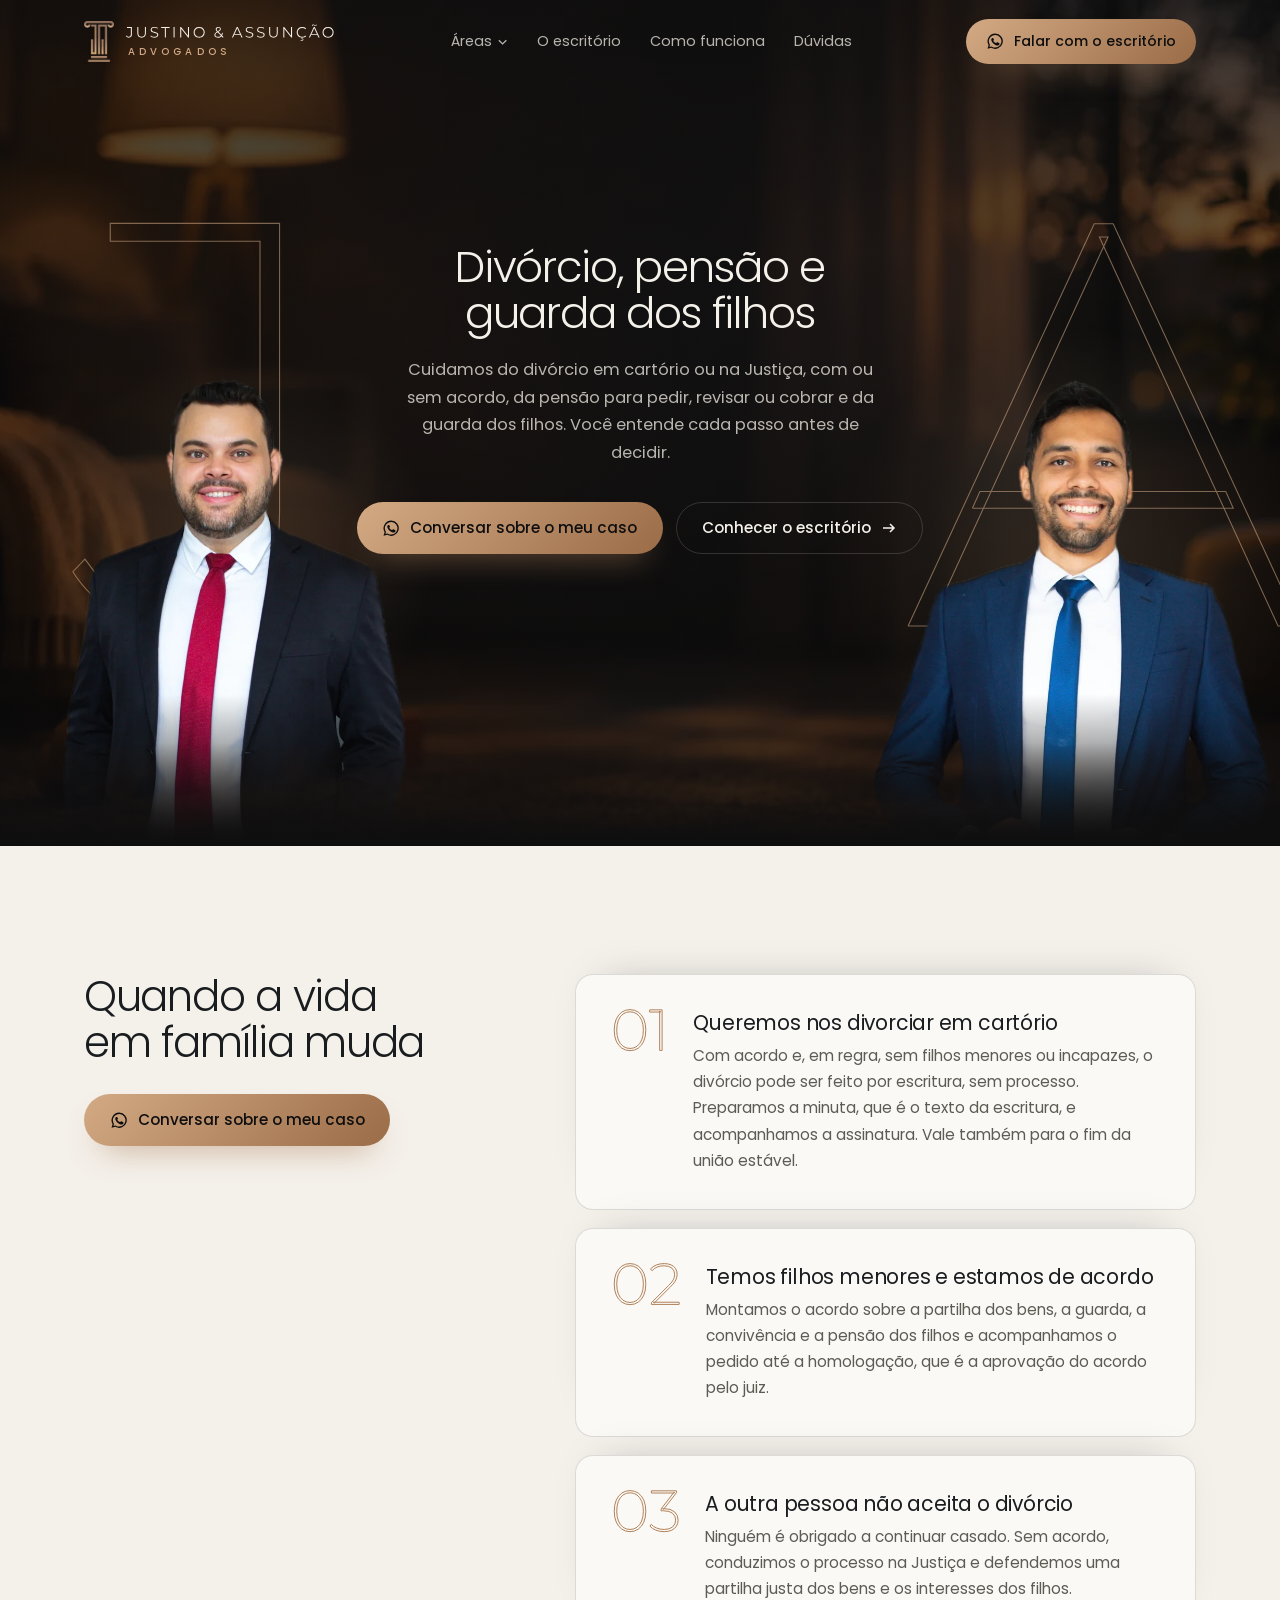
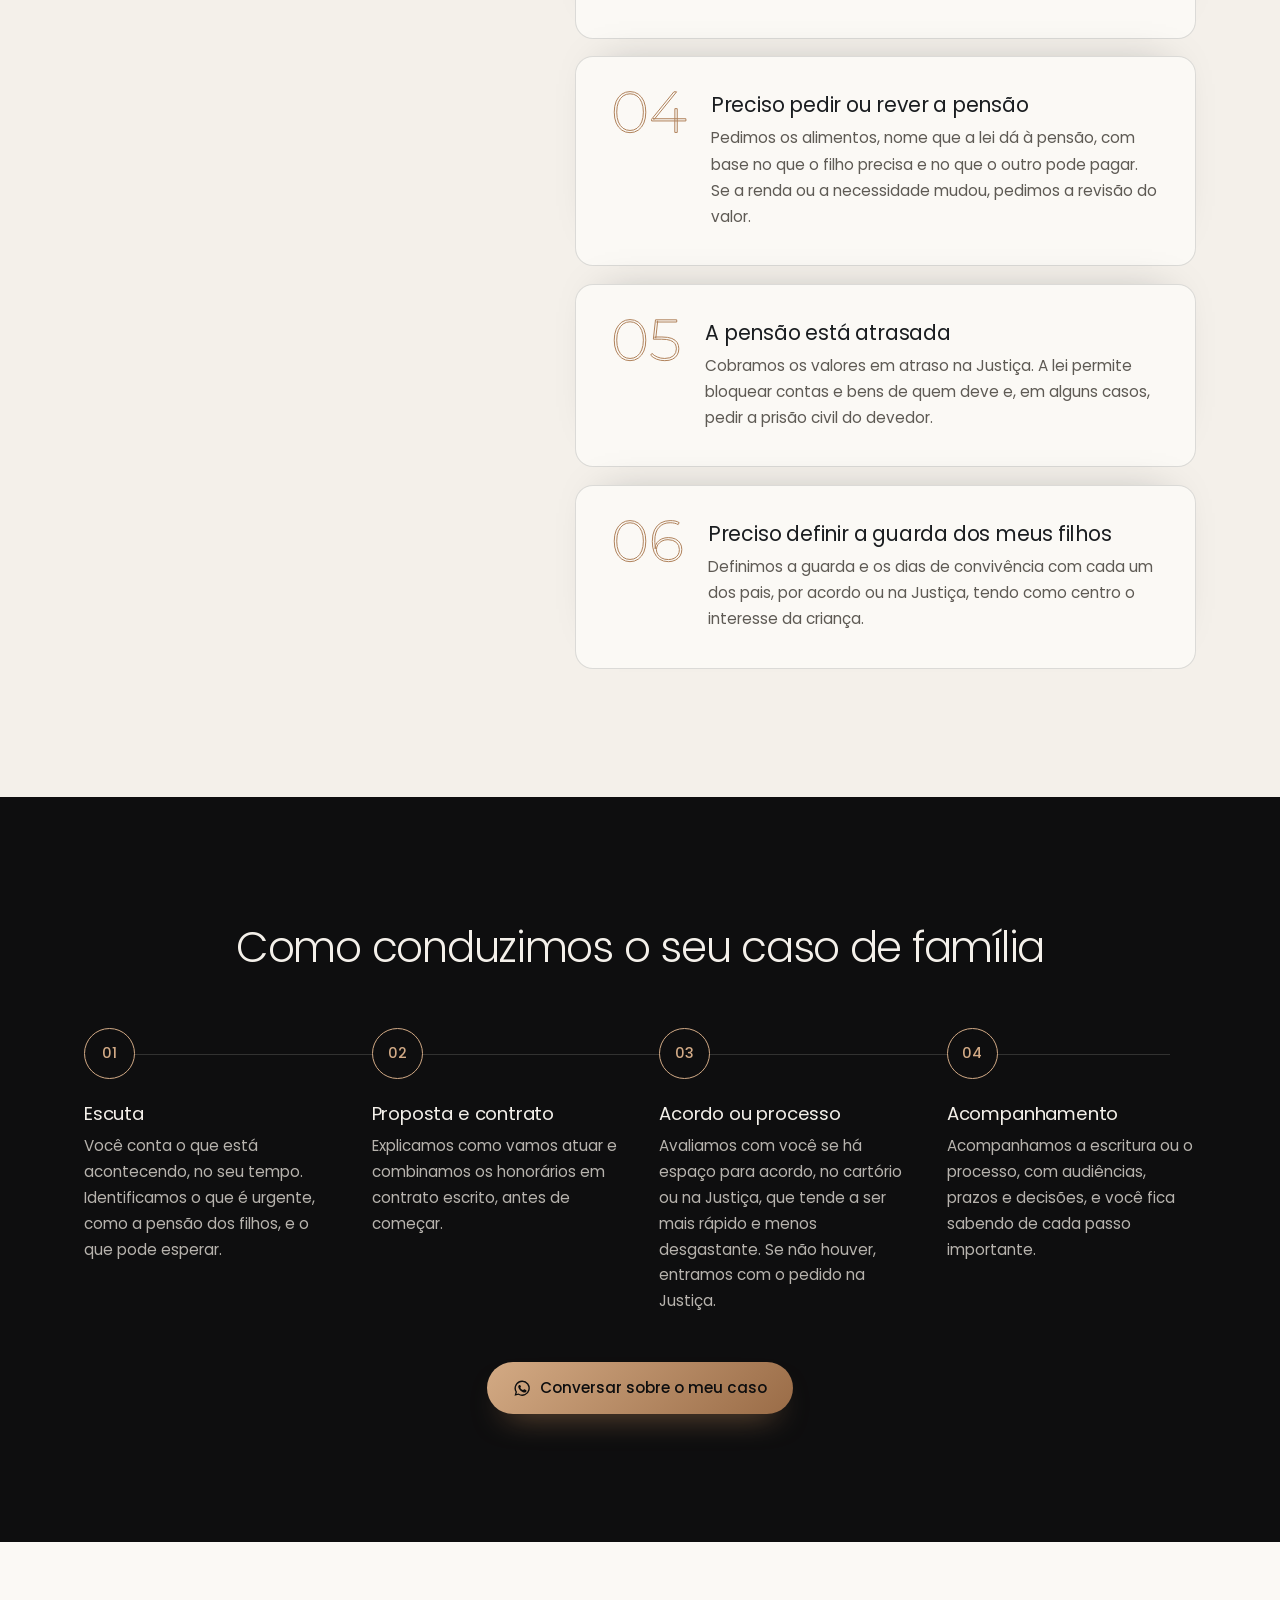
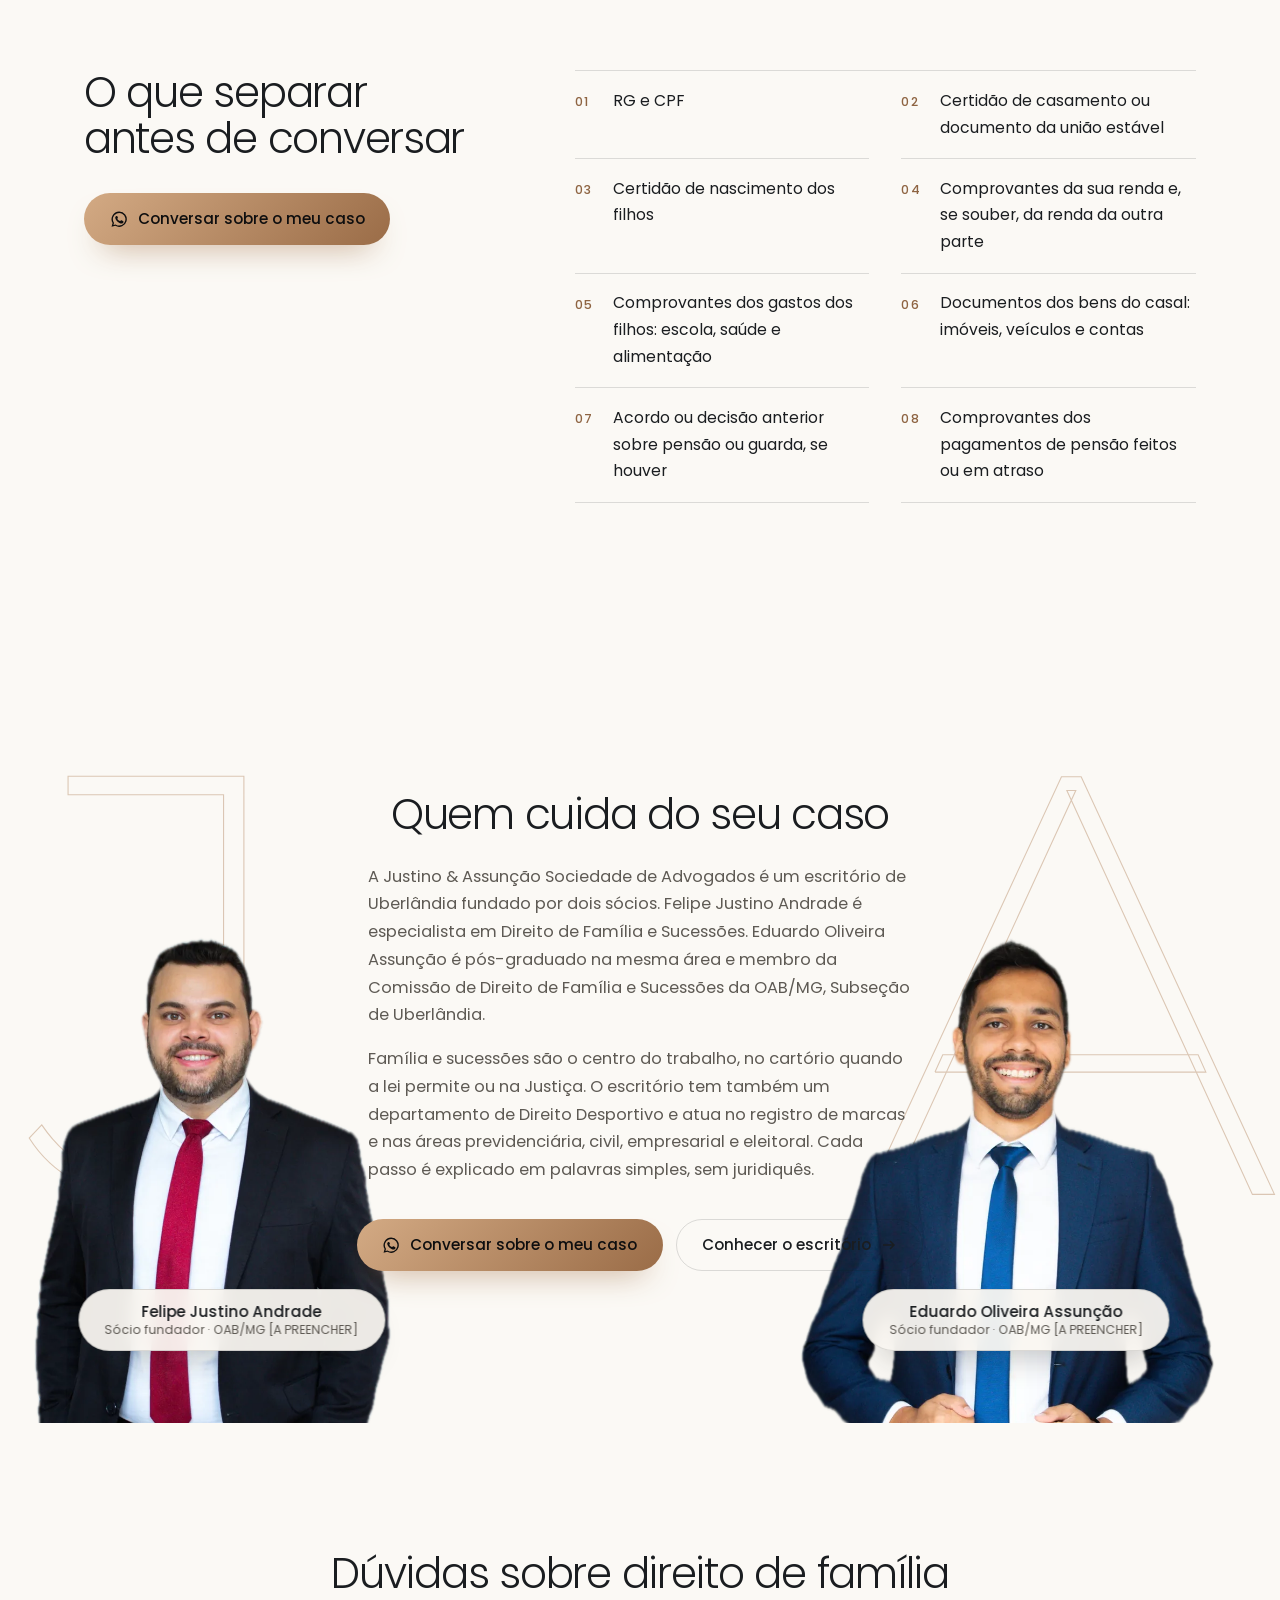
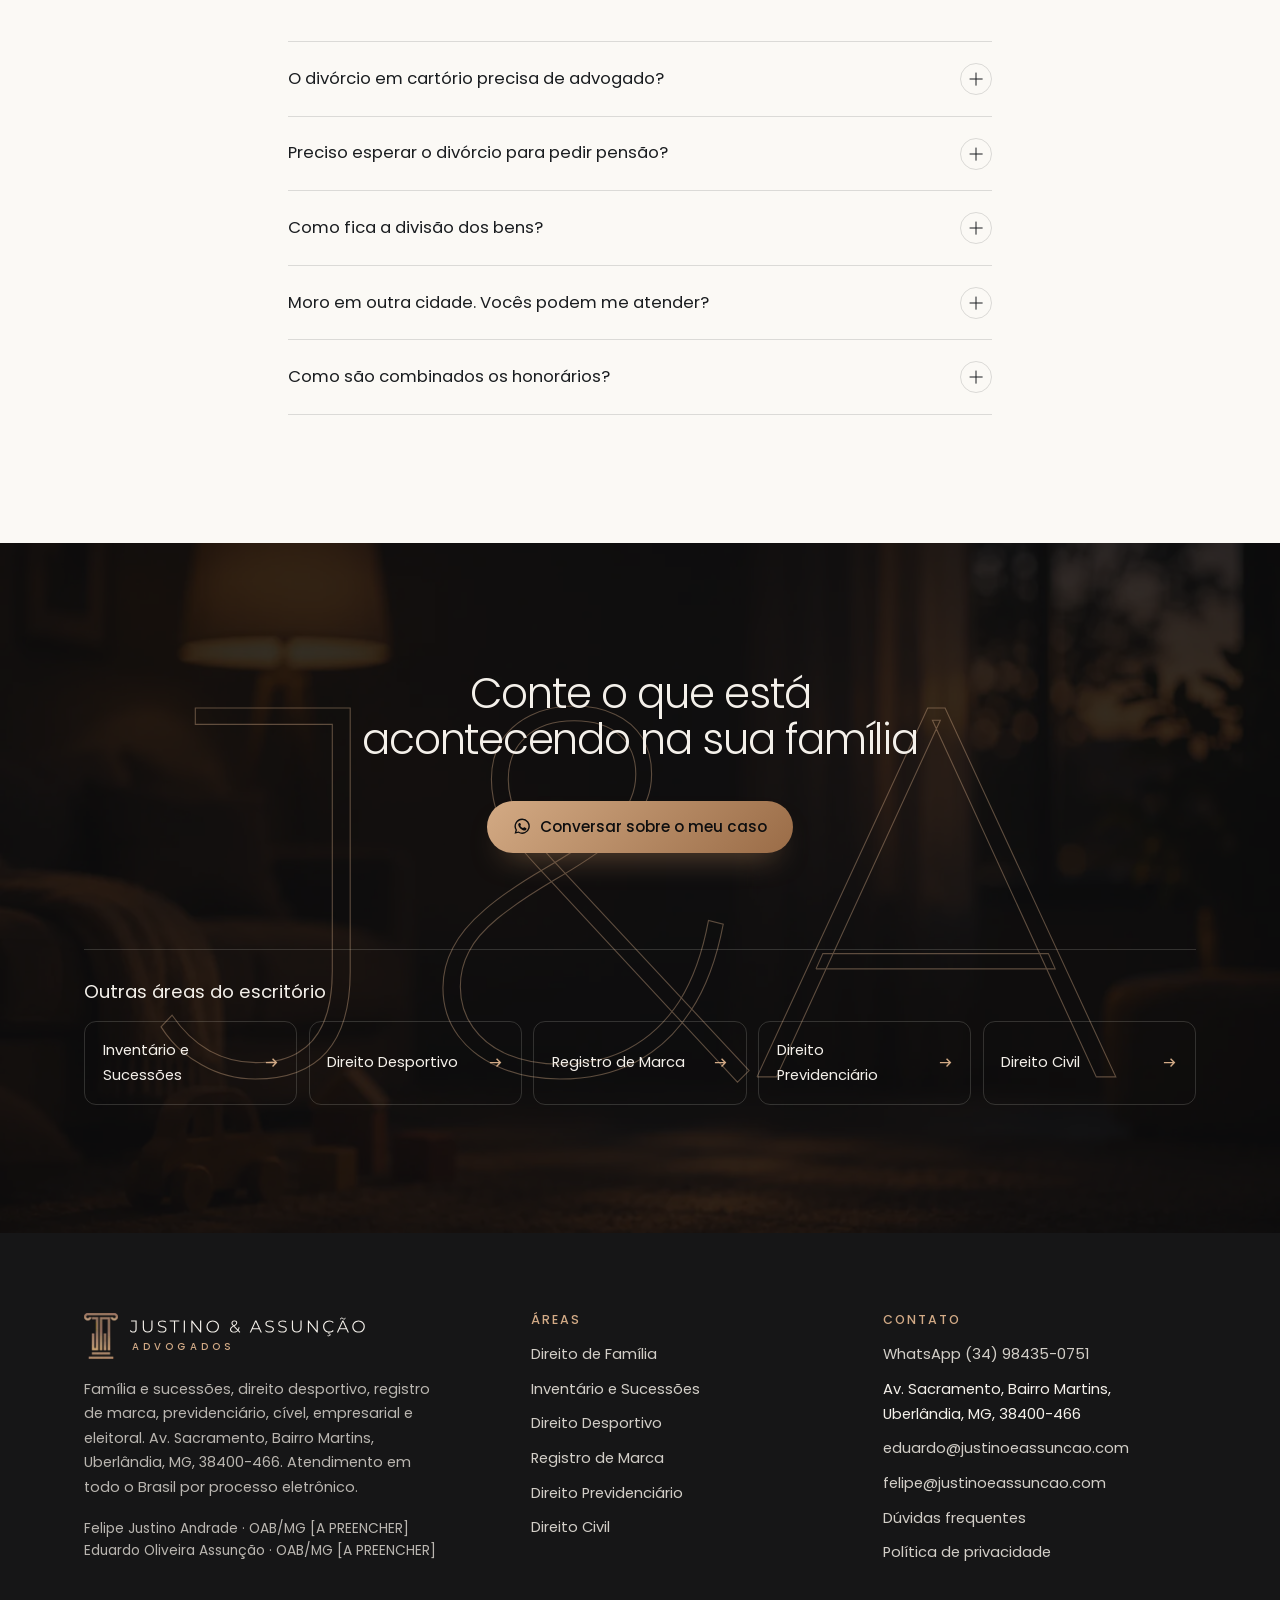
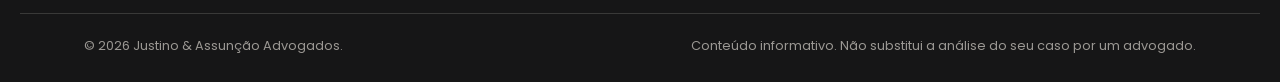
<file: familia.html>
<!doctype html>
<html lang="pt-BR">
<head>
<meta charset="utf-8">
<meta name="viewport" content="width=device-width,initial-scale=1,viewport-fit=cover">
<title>Advogado de família em Uberlândia | Justino &amp; Assunção</title>
<meta name="description" content="Divórcio em cartório ou na Justiça, pensão alimentícia, guarda e convivência dos filhos em Uberlândia, com atenção e sigilo. Fale com o escritório.">
<meta name="robots" content="noindex,nofollow">
<link rel="canonical" href="https://justinoeassuncao.vercel.app/familia">
<meta name="theme-color" content="#0E0E0F">
<meta property="og:type" content="website"><meta property="og:locale" content="pt_BR"><meta property="og:site_name" content="Justino & Assunção Advogados">
<meta property="og:title" content="Advogado de família em Uberlândia | Justino &amp; Assunção"><meta property="og:description" content="Divórcio em cartório ou na Justiça, pensão alimentícia, guarda e convivência dos filhos em Uberlândia, com atenção e sigilo. Fale com o escritório."><meta property="og:url" content="https://justinoeassuncao.vercel.app/familia">
<meta property="og:image" content="https://justinoeassuncao.vercel.app/assets/img/og-v1.jpg"><meta name="twitter:card" content="summary_large_image">
<link rel="icon" href="/assets/img/favicon-ja.png" type="image/png" sizes="64x64"><link rel="apple-touch-icon" href="/assets/img/apple-touch-icon.png">
<link rel="preload" href="/assets/fonts/poppins-300.woff2" as="font" type="font/woff2" crossorigin>
<link rel="preload" href="/assets/fonts/poppins-500.woff2" as="font" type="font/woff2" crossorigin>
<link rel="preload" as="image" imagesrcset="/assets/img/fotos/eduardo-recorte-560.webp 478w, /assets/img/fotos/eduardo-recorte-900.webp 769w" imagesizes="(max-width:1060px) 74vw, 38vw" fetchpriority="high">
<script>document.documentElement.classList.add('js')</script>
<style>@font-face{font-family:"Poppins";src:url(/assets/fonts/poppins-300.woff2) format("woff2");font-weight:300;font-display:swap}@font-face{font-family:"Poppins";src:url(/assets/fonts/poppins-400.woff2) format("woff2");font-weight:400;font-display:swap}@font-face{font-family:"Poppins";src:url(/assets/fonts/poppins-500.woff2) format("woff2");font-weight:500;font-display:swap}@font-face{font-family:"Sans Reserva";src:local("Arial");size-adjust:112.5%}:root{--grafite:#0E0E0F;--grafite-2:#161617;--grafite-3:#232324;--areia:#F4F0EA;--areia-2:#E7DFD3;--papel:#FBF9F5;--verde:#A97B53;--cobre-1:#D3AA84;--cobre-2:#9A6C47;--bronze:#8E6442;--bronze-2:#B0825B;--bronze-cl:#D2AA86;--tinta:#1A1D20;--muted:#5E5A54;--claro-2:rgba(243,238,230,.74);--linha:rgba(26,29,32,.14);--linha-c:rgba(243,238,230,.16);--r:18px;--maxw:1240px;--gutter:clamp(1.25rem,5vw,4rem);--sec:clamp(5rem,10vw,8.5rem);--t-hero:clamp(2.7rem,4.7vw,4.5rem);--t-h2:clamp(2rem,3.3vw,3.05rem);--ease:cubic-bezier(.22,.8,.2,1)}*,*::before,*::after{box-sizing:border-box}html{-webkit-text-size-adjust:100%;scroll-behavior:smooth;scroll-padding-top:5.5rem}body{margin:0;font:400 1.02rem/1.7 "Poppins","Sans Reserva",system-ui,sans-serif;color:var(--tinta);background:var(--papel);-webkit-font-smoothing:antialiased;overflow-x:clip}img,svg{display:block;max-width:100%}a{color:inherit;text-decoration:none}button{font:inherit;color:inherit;background:none;border:0;cursor:pointer;padding:0}h1,h2,h3,p,ul,ol,dl,dd,figure{margin:0}h1,h2{font-weight:300;line-height:1.08;letter-spacing:-.03em;text-wrap:balance}h3{font-weight:400;line-height:1.3;letter-spacing:-.01em}.wrap{width:100%;max-width:var(--maxw);margin-inline:auto;padding-inline:var(--gutter)}.sec{padding-block:var(--sec)}.escuro{background:var(--grafite);color:var(--areia)}.areia{background:var(--areia)}:focus-visible{outline:2px solid var(--bronze-2);outline-offset:3px;border-radius:6px}::selection{background:var(--bronze-cl);color:var(--grafite)}.so-leitor{position:absolute;width:1px;height:1px;overflow:hidden;clip:rect(0 0 0 0);white-space:nowrap}.ctas{display:flex;flex-wrap:wrap;gap:.8rem;align-items:center}.btn{position:relative;display:inline-flex;align-items:center;justify-content:center;gap:.6rem;min-height:3.25rem;padding:.85rem 1.6rem;border-radius:999px;font-weight:500;font-size:.95rem;line-height:1.2;white-space:nowrap;overflow:hidden;isolation:isolate;transition:transform .35s var(--ease),background-color .3s,color .3s,border-color .3s}.btn svg{width:1.15rem;height:1.15rem;flex:none}.btn--pri{background:linear-gradient(135deg,var(--cobre-1),var(--cobre-2));color:#0E0E0F;box-shadow:0 16px 32px -18px rgba(169,123,83,.9)}.btn--pri::after{content:"";position:absolute;inset:0;z-index:-1;background:linear-gradient(110deg,transparent 30%,rgba(255,255,255,.28) 50%,transparent 70%);transform:translateX(-120%);transition:transform .9s var(--ease)}.btn--pri:hover{transform:translateY(-2px);filter:brightness(1.06)}.btn--pri:hover::after{transform:translateX(120%)}.btn--linha{border:1px solid var(--linha);color:var(--tinta)}.btn--linha:hover{border-color:var(--tinta)}.escuro .btn--linha,.capa .btn--linha{border-color:var(--linha-c);color:var(--areia)}.escuro .btn--linha:hover,.capa .btn--linha:hover{border-color:var(--areia)}.btn--linha svg{width:1rem;height:1rem;transition:transform .35s var(--ease)}.btn--linha:hover svg{transform:translateX(3px)}.top{position:fixed;inset:0 0 auto;z-index:40;color:var(--areia);transition:background-color .4s,box-shadow .4s,backdrop-filter .4s}.top.solid{background:rgba(14,14,15,.86);backdrop-filter:blur(14px);-webkit-backdrop-filter:blur(14px);box-shadow:0 1px 0 var(--linha-c)}.top__in{display:flex;align-items:center;gap:2rem;height:5.2rem}.marca{display:flex;align-items:center;gap:.75rem;flex:none}.marca__coluna{height:2.55rem;width:auto;flex:none}.marca__txt{display:flex;flex-direction:column;align-items:flex-start;gap:.15rem}.marca__nome{height:1.15rem;width:auto;fill:currentColor}.marca__txt>span{font-size:.62rem;font-weight:500;letter-spacing:.42em;text-transform:uppercase;color:var(--bronze-cl);padding-left:.12rem}.nav{display:flex;align-items:center;gap:1.8rem;margin-inline:auto;font-size:.9rem;color:var(--claro-2)}.nav>a,.nav__bt{transition:color .3s}.nav>a:hover,.nav__bt:hover{color:var(--areia)}.nav__areas{position:relative}.nav__bt{display:inline-flex;align-items:center;gap:.35rem;color:var(--claro-2)}.nav__bt svg{width:.7rem;height:.7rem;transition:transform .3s}.nav__menu{position:absolute;left:50%;top:calc(100% + .9rem);width:17rem;padding:.6rem;border-radius:14px;background:var(--grafite-2);box-shadow:0 30px 60px -20px rgba(0,0,0,.6),0 0 0 1px var(--linha-c);opacity:0;visibility:hidden;transform:translate(-50%,-6px);transition:opacity .25s,transform .25s var(--ease),visibility .25s}.nav__menu::before{content:"";position:absolute;inset:-1rem 0 auto;height:1rem}.nav__areas:hover .nav__menu,.nav__areas:focus-within .nav__menu,.nav__areas.aberto .nav__menu{opacity:1;visibility:visible;transform:translate(-50%,0)}.nav__areas:hover .nav__bt svg,.nav__areas.aberto .nav__bt svg{transform:rotate(180deg)}.nav__menu a{display:flex;justify-content:space-between;align-items:center;padding:.65rem .8rem;border-radius:9px;color:var(--areia);transition:background-color .2s}.nav__menu a:hover,.nav__menu a[aria-current]{background:var(--grafite-3)}.nav__menu a i{font-style:normal;font-size:.75rem;color:var(--bronze-cl)}.top .btn{min-height:2.8rem;padding:.65rem 1.25rem;font-size:.88rem}.menu-bt{display:none;width:2.9rem;height:2.9rem;border-radius:50%;border:1px solid var(--linha-c);place-items:center;margin-left:auto}.menu-bt i{display:block;width:1.1rem;height:1px;background:currentColor;box-shadow:0 -5px 0 currentColor,0 5px 0 currentColor;transition:box-shadow .3s,transform .3s}.menu{position:fixed;inset:0;z-index:39;background:var(--grafite);color:var(--areia);padding:6.5rem var(--gutter) 2rem;display:flex;flex-direction:column;gap:2rem;overflow-y:auto;opacity:0;visibility:hidden;transition:opacity .35s,visibility .35s}.menu.aberto{opacity:1;visibility:visible}.menu nav{display:flex;flex-direction:column}.menu nav a{display:flex;justify-content:space-between;align-items:baseline;padding:.95rem 0;border-bottom:1px solid var(--linha-c);font-size:1.35rem;font-weight:300}.menu nav a i{font-style:normal;font-size:.8rem;color:var(--bronze-cl)}.menu__extra{display:flex;flex-direction:column;gap:.4rem;font-size:.95rem;color:var(--claro-2)}.menu-aberto .menu-bt i{box-shadow:none;transform:rotate(45deg)}.menu-aberto .menu-bt i::after{content:"";display:block;width:100%;height:1px;background:currentColor;transform:rotate(90deg)}.capa{position:relative;min-height:100svh;display:flex;align-items:center;overflow:hidden;isolation:isolate;text-align:center;background:radial-gradient(70% 60% at 50% 38%,#1F1F21 0%,var(--grafite) 70%);color:var(--areia)}.capa::after{content:"";position:absolute;inset:auto 0 0;height:18%;z-index:1;background:linear-gradient(0deg,var(--grafite) 0%,rgba(14,14,15,0));pointer-events:none}.capa__fundo{position:absolute;inset:0;z-index:-1}.capa__fundo img{width:100%;height:100%;object-fit:cover;opacity:.62}.capa__fundo::after{content:"";position:absolute;inset:0;background:radial-gradient(52% 58% at 50% 42%,rgba(14,14,15,.72) 0%,rgba(14,14,15,.38) 100%),linear-gradient(180deg,rgba(14,14,15,.55) 0%,rgba(14,14,15,0) 30%)}.capa__palco{position:absolute;inset:0;z-index:0}.lado{position:absolute;bottom:0;height:min(52svh,32rem);display:flex;align-items:flex-end}.lado--l{right:calc(50% + 14.5rem)}.lado--r{left:calc(50% + 14.5rem)}.lado__foto{position:relative;z-index:2;height:100%;width:auto;max-width:none;-webkit-mask-image:linear-gradient(0deg,transparent 0,#000 22%);mask-image:linear-gradient(0deg,transparent 0,#000 22%)}.lado__luz{position:absolute;z-index:1;left:50%;top:38%;width:115%;aspect-ratio:1;transform:translate(-50%,-50%);border-radius:50%;background:radial-gradient(closest-side,rgba(201,162,122,.17),rgba(201,162,122,0))}.letra{position:absolute;z-index:0;height:150%;width:auto;top:-66%;overflow:visible}.lado--l .letra{left:50%;transform:translateX(-58%)}.lado--r .letra{left:50%;transform:translateX(-42%)}.letra path{fill:none;stroke:var(--bronze-cl);stroke-width:1.1px;vector-effect:non-scaling-stroke;opacity:.55;stroke-dasharray:1;stroke-dashoffset:1;animation:traco 3.4s var(--ease) .2s forwards}.lado--r .letra path{animation-delay:.5s}@keyframes traco{to{stroke-dashoffset:0}}.capa__txt{position:relative;z-index:3;max-width:calc(40rem + 2 * var(--gutter));margin-inline:auto;padding-block:6.5rem 12rem}.capa__marca{display:flex;flex-direction:column;align-items:center;gap:.7rem;margin-bottom:3.2rem}.capa__coluna{height:clamp(4rem,6vw,5.4rem);width:auto;margin-bottom:.5rem}.capa__nome{height:clamp(1.5rem,2.3vw,2.1rem);width:auto;fill:var(--areia)}.capa__marca span{text-transform:uppercase;font-size:.72rem;font-weight:500;letter-spacing:.55em;padding-left:.55em;color:var(--bronze-cl)}.capa h1{font-size:clamp(2.6rem,4.3vw,4.3rem);line-height:1.05}.capa__txt>p{margin:1.3rem auto 0;font-size:clamp(1.02rem,1.2vw,1.14rem);color:var(--claro-2);max-width:30rem}.capa .ctas{margin-top:2.2rem;justify-content:center}.capa--area{min-height:94svh}.capa--area .capa__txt{max-width:calc(42rem + 2 * var(--gutter));padding-top:9rem}.capa--area h1{font-size:clamp(2.2rem,3.4vw,3.1rem)}.home .top:not(.solid) .marca{opacity:0;pointer-events:none}.top .marca{transition:opacity .4s}.seletor{background:var(--grafite);color:var(--areia);padding-block:0 clamp(3.5rem,7vw,5rem)}.seletor__in{display:grid;grid-template-columns:minmax(0,.7fr) minmax(0,2fr);gap:2rem;align-items:center;padding-top:2.2rem;border-top:1px solid var(--linha-c)}.seletor__h{font-size:clamp(1.3rem,2vw,1.7rem);font-weight:300;letter-spacing:-.02em;line-height:1.2}.seletor__grade{display:grid;grid-template-columns:repeat(3,1fr);gap:.6rem}.seletor a{display:flex;align-items:center;justify-content:space-between;gap:.8rem;padding:.9rem 1rem .9rem 1.1rem;border-radius:12px;border:1px solid var(--linha-c);font-size:.9rem;line-height:1.35;text-align:left;background:rgba(255,255,255,.02);transition:border-color .3s,background-color .3s}.seletor a svg{width:.95rem;height:.95rem;flex:none;color:var(--bronze-cl);transition:transform .35s var(--ease)}.seletor a:hover{border-color:var(--bronze-cl);background:rgba(201,162,122,.08)}.seletor a:hover svg{transform:translateX(3px)}.com-fundo,.final{position:relative;isolation:isolate;overflow:hidden}.sec__fundo{position:absolute;inset:0;z-index:-2}.sec__fundo img{width:100%;height:100%;object-fit:cover}.sec__fundo::after{content:"";position:absolute;inset:0;background:rgba(14,14,15,.8)}.manifesto-sec{clip-path:inset(0)}.sec__fundo--fixo{position:fixed}.manifesto-sec .sec__fundo::after{background:linear-gradient(180deg,rgba(14,14,15,.86) 0%,rgba(14,14,15,.7) 45%,rgba(14,14,15,.9) 100%)}.alcance-sec .sec__fundo::after{background:linear-gradient(90deg,rgba(14,14,15,.94) 0%,rgba(14,14,15,.7) 55%,rgba(14,14,15,.82) 100%)}.final .sec__fundo::after{background:rgba(14,14,15,.84)}.letreiro{position:absolute;overflow:visible;pointer-events:none}.letreiro path{fill:none;stroke:var(--bronze-cl);stroke-width:1.1px;vector-effect:non-scaling-stroke;opacity:.4;stroke-dasharray:1;stroke-dashoffset:1}.indice-cab{display:flex;justify-content:space-between;align-items:end;gap:2rem;margin-bottom:clamp(2.4rem,5vw,3.6rem)}.indice-cab h2{font-size:var(--t-h2);max-width:34rem}.indice{margin:0;padding:0;list-style:none;border-top:1px solid var(--linha)}.indice a{position:relative;display:grid;grid-template-columns:3.6rem minmax(0,1fr) minmax(0,1.15fr) 3.4rem;align-items:center;gap:1.5rem;padding:1.7rem .4rem;border-bottom:1px solid var(--linha);isolation:isolate}.indice a::before{content:"";position:absolute;inset:0;z-index:-1;background:var(--grafite);transform:scaleY(0);transform-origin:bottom;transition:transform .55s var(--ease)}.indice__n{font-size:.82rem;font-weight:500;letter-spacing:.12em;color:var(--bronze);transition:color .4s}.indice__nome{font-size:clamp(1.6rem,2.7vw,2.4rem);font-weight:300;letter-spacing:-.02em;line-height:1.1;transition:color .4s,transform .55s var(--ease)}.indice__txt{color:var(--muted);font-size:.96rem;transition:color .4s}.indice__seta{width:3.2rem;height:3.2rem;border-radius:50%;border:1px solid var(--linha);display:grid;place-items:center;transition:border-color .4s,background-color .4s,color .4s,transform .55s var(--ease)}.indice__seta svg{width:1.1rem;height:1.1rem}.indice a:hover::before,.indice a:focus-visible::before{transform:scaleY(1);transform-origin:top}.indice a:hover .indice__nome{color:var(--areia);transform:translateX(.6rem)}.indice a:hover .indice__txt{color:var(--claro-2)}.indice a:hover .indice__n{color:var(--bronze-cl)}.indice a:hover .indice__seta{border-color:var(--bronze-cl);background:var(--bronze-cl);color:var(--grafite);transform:rotate(-45deg)}.manifesto{font-size:clamp(1.6rem,3.1vw,2.75rem);font-weight:300;line-height:1.3;letter-spacing:-.02em;max-width:58rem}.manifesto span{opacity:.38;transition:opacity .45s}.manifesto span.on{opacity:1}.manifesto-sec .ctas{margin-top:2.4rem}.difs{display:grid;grid-template-columns:repeat(5,1fr);gap:clamp(1rem,2.4vw,2rem);margin:clamp(4rem,8vw,6rem) 0 0;padding:0;list-style:none}.dif{padding-top:1.4rem;border-top:1px solid var(--linha-c)}.dif svg{height:3.2rem;width:auto;margin-bottom:1.3rem;overflow:visible}.dif svg path{fill:none;stroke:var(--bronze-cl);stroke-width:1px;vector-effect:non-scaling-stroke;stroke-dasharray:1;stroke-dashoffset:1}.dif.in svg path{animation:traco 2.2s var(--ease) forwards}.dif h3{font-size:1.08rem;color:var(--areia)}.dif p{margin-top:.5rem;font-size:.92rem;color:var(--claro-2)}.equipe{position:relative;overflow:hidden;isolation:isolate;min-height:min(88svh,50rem);display:flex;align-items:center;background:var(--papel);padding-block:clamp(4.5rem,9svh,6rem) clamp(3.5rem,8svh,5.5rem)}.equipe__txt{position:relative;z-index:2;text-align:center;max-width:calc(36rem + 2 * var(--gutter))}.equipe h2{font-size:var(--t-h2);white-space:nowrap}.equipe__p{text-align:left;max-width:34rem;margin:1.6rem auto 0;color:var(--muted)}.equipe__p p+p{margin-top:1rem}.equipe .ctas{justify-content:center;margin-top:2.2rem}.equipe__palco{position:absolute;inset:0;z-index:1;pointer-events:none}.eq{position:absolute;bottom:0;margin:0;height:min(54svh,31rem);display:flex;align-items:flex-end}.eq--l{right:calc(50% + 15.5rem)}.eq--r{left:calc(50% + 10rem)}.eq--r .letra{left:4rem}.eq__foto{position:relative;z-index:1;height:100%;width:auto;max-width:none}.eq .letra path{stroke:var(--bronze-2);opacity:.42;animation:none}.equipe.in .eq .letra path{animation:traco 3.2s var(--ease) .2s forwards}.eq__nome{position:absolute;z-index:2;left:50%;bottom:clamp(3.2rem,8svh,4.6rem);transform:translateX(-50%);display:flex;flex-direction:column;align-items:center;padding:.7rem 1.6rem;border-radius:999px;background:rgba(250,247,242,.94);border:1px solid var(--linha);box-shadow:0 18px 36px -20px rgba(26,29,32,.45);-webkit-backdrop-filter:blur(8px);backdrop-filter:blur(8px);text-align:center;white-space:nowrap;line-height:1.35}.eq__nome b{font-weight:500;font-size:.95rem;color:var(--tinta)}.eq__nome span{font-size:.76rem;color:var(--muted)}.eq--l .eq__nome{left:56%}.eq--r .eq__nome{left:52%}.cab-centro{font-size:var(--t-h2);text-align:center;margin:0 auto clamp(2.4rem,5vw,3.6rem)}.fim-centro{justify-content:center;margin-top:clamp(2.2rem,4vw,3rem)}@media (min-width:861px){.cab-centro{white-space:nowrap}}.areas-sec{padding-block:clamp(3.5rem,8svh,5.5rem)}.areas-sec .cab-centro{margin-bottom:clamp(1.6rem,3.5svh,2.4rem)}.areas-sec .indice a{padding:clamp(.7rem,1.6svh,1.05rem) .4rem}.areas-sec .indice__nome{font-size:clamp(1.4rem,2.2vw,1.95rem)}.areas-sec .indice__txt{font-size:.9rem;line-height:1.55}.areas-sec .indice__seta{width:2.7rem;height:2.7rem}.areas-sec .fim-centro{margin-top:clamp(1.6rem,3.5svh,2.4rem)}.passos-cab{display:flex;justify-content:space-between;align-items:end;gap:2rem;margin-bottom:clamp(2.8rem,6vw,4rem)}.passos-cab h2{font-size:var(--t-h2);max-width:32rem}.passos{position:relative;display:grid;grid-template-columns:repeat(4,1fr);gap:clamp(1.2rem,3vw,2.4rem);margin:0;padding:0;list-style:none}.passos::before,.passos__linha{content:"";position:absolute;left:1.6rem;right:1.6rem;top:1.6rem;height:1px;background:var(--linha)}.passos__linha{background:var(--bronze-2);transform:scaleX(var(--p,0));transform-origin:left;transition:transform .15s linear}.escuro .passos::before{background:var(--linha-c)}.escuro .passos__linha{background:var(--bronze-cl)}.passo b{position:relative;display:grid;place-items:center;width:3.2rem;height:3.2rem;border-radius:50%;background:var(--papel);border:1px solid var(--bronze-2);color:var(--bronze);font-weight:500;font-size:.9rem;margin-bottom:1.4rem}.areia .passo b{background:var(--areia)}.escuro .passo b{background:var(--grafite);border-color:var(--bronze-cl);color:var(--bronze-cl)}.passo h3{font-size:1.14rem}.passo p{margin-top:.5rem;color:var(--muted);font-size:.95rem}.escuro .passo p{color:var(--claro-2)}.alcance{display:grid;grid-template-columns:minmax(0,1fr) minmax(0,1fr);gap:clamp(2rem,6vw,5rem);align-items:center}.alcance h2{font-size:var(--t-h2)}.alcance p{margin-top:1.2rem;color:var(--claro-2)}.alcance .ctas{margin-top:2.2rem}.mapa{width:100%;max-width:34rem;margin-inline:auto;overflow:visible}.mapa__pais{fill:rgba(201,162,122,.05);stroke:var(--bronze-cl);stroke-width:1.2;stroke-linejoin:round;stroke-dasharray:1;stroke-dashoffset:1}.mapa__arco{fill:none;stroke:var(--bronze-cl);stroke-width:1;opacity:.55;stroke-dasharray:1;stroke-dashoffset:1}.mapa__cap{fill:var(--bronze-cl);opacity:0}.mapa__udi{fill:var(--areia)}.mapa__onda{fill:none;stroke:var(--areia);stroke-width:1;transform-box:fill-box;transform-origin:center;opacity:0}.mapa__nome{font:500 15px "Poppins","Sans Reserva",sans-serif;fill:var(--areia)}.mapa.ver .mapa__pais{animation:traco 2.6s var(--ease) forwards}.mapa.ver .mapa__arco{animation:traco 1.4s var(--ease) var(--d) forwards}.mapa.ver .mapa__cap{animation:aparece .5s var(--ease) var(--d) forwards}.mapa.ver .mapa__onda{animation:onda 2.8s ease-out 1s infinite}.mapa.ver .mapa__onda--2{animation-delay:2.4s}@keyframes aparece{to{opacity:.9}}@keyframes onda{0%{opacity:.7;transform:scale(1)}100%{opacity:0;transform:scale(4.2)}}.sit{display:grid;grid-template-columns:minmax(0,.8fr) minmax(0,1.2fr);gap:clamp(2rem,6vw,5rem);align-items:start}.sit__cab{position:sticky;top:7.5rem;display:flex;flex-direction:column;align-items:flex-start;gap:1.8rem}.sit__cab h2{font-size:var(--t-h2)}.cartoes{display:flex;flex-direction:column;gap:1.1rem;margin:0;padding:0;list-style:none}.cartao{position:sticky;top:calc(7.5rem + var(--i) * .9rem);display:grid;grid-template-columns:auto 1fr;gap:.4rem 1.5rem;padding:clamp(1.5rem,3vw,2.2rem);border-radius:var(--r);background:var(--papel);border:1px solid var(--linha);box-shadow:0 -16px 40px -30px rgba(26,29,32,.35)}.cartao svg{grid-row:span 2;height:2.6rem;width:auto;overflow:visible}.cartao svg path{fill:none;stroke:var(--bronze-2);stroke-width:1px;vector-effect:non-scaling-stroke}.cartao h3{font-size:clamp(1.1rem,1.6vw,1.3rem);align-self:end}.cartao p{color:var(--muted);font-size:.96rem}.docs{display:grid;grid-template-columns:minmax(0,.8fr) minmax(0,1.2fr);gap:clamp(2rem,6vw,5rem);align-items:start}.docs h2{font-size:var(--t-h2)}.docs .ctas{margin-top:2rem}.docs__lista{display:grid;grid-template-columns:1fr 1fr;column-gap:2rem;margin:0;padding:0;list-style:none;border-top:1px solid var(--linha);counter-reset:d}.docs__lista li{display:grid;grid-template-columns:2.4rem 1fr;padding:1.05rem 0;border-bottom:1px solid var(--linha);counter-increment:d;font-size:.98rem}.docs__lista li::before{content:counter(d,decimal-leading-zero);font-size:.78rem;font-weight:500;letter-spacing:.1em;color:var(--bronze);padding-top:.2rem}.faq{max-width:52rem;margin-inline:auto}.faq .cab-centro{margin-bottom:clamp(1.8rem,4vw,2.8rem)}.faq__item{border-bottom:1px solid var(--linha)}.faq__item:first-child{border-top:1px solid var(--linha)}.faq__item summary{display:flex;justify-content:space-between;align-items:center;gap:1rem;padding:1.3rem 0;cursor:pointer;list-style:none;font-size:1.04rem}.faq__item summary::-webkit-details-marker{display:none}.faq__item summary i{position:relative;flex:none;width:2rem;height:2rem;border-radius:50%;border:1px solid var(--linha);transition:transform .4s var(--ease),background-color .3s,border-color .3s}.faq__item summary i::before,.faq__item summary i::after{content:"";position:absolute;left:50%;top:50%;width:.8rem;height:1px;background:currentColor;transform:translate(-50%,-50%)}.faq__item summary i::after{transform:translate(-50%,-50%) rotate(90deg)}.faq__item[open] summary i{transform:rotate(45deg);background:var(--bronze);border-color:var(--bronze);color:#fff}.faq__item p{padding:0 3rem 1.4rem 0;color:var(--muted)}.final{position:relative;overflow:hidden;isolation:isolate;text-align:center}.final .letreiro{left:50%;top:50%;width:min(92vw,60rem);height:auto;transform:translate(-50%,-50%);z-index:-1}.final.in .letreiro path{animation:traco 3.2s var(--ease) forwards}.final h2{font-size:var(--t-h2);max-width:44rem;margin-inline:auto}.final p{margin:1.2rem auto 0;max-width:38rem;color:var(--claro-2)}.final .ctas{justify-content:center;margin-top:2.4rem}.outras{margin-top:clamp(4rem,8vw,6rem);padding-top:2rem;border-top:1px solid var(--linha-c);text-align:left}.outras h2{font-size:1.15rem;font-weight:400;letter-spacing:0;margin:0 0 1.2rem;max-width:none}.outras__lista{display:grid;grid-template-columns:repeat(5,1fr);gap:.7rem}.outras__lista a{display:flex;justify-content:space-between;align-items:center;gap:.6rem;padding:1rem 1.1rem;border-radius:12px;border:1px solid var(--linha-c);font-size:.92rem;transition:border-color .3s,background-color .3s}.outras__lista a:hover{border-color:var(--bronze-cl);background:rgba(201,162,122,.08)}.outras__lista svg{width:.95rem;height:.95rem;color:var(--bronze-cl);flex:none}.rod{background:var(--grafite-2);color:var(--areia);padding-block:clamp(3.5rem,7vw,5rem) 1.6rem}.rod__in{display:grid;grid-template-columns:1.3fr 1fr 1fr;gap:2.5rem}.rod .marca__nome{height:1.3rem}.rod .marca__coluna{height:2.9rem}.rod__marca p{margin-top:1.1rem;font-size:.9rem;color:var(--claro-2);max-width:22rem}.rod__marca ul{margin:1.2rem 0 0;padding:0;list-style:none;font-size:.86rem;color:var(--claro-2);line-height:1.6}.rod__col h2{font-size:.78rem;font-weight:500;letter-spacing:.16em;text-transform:uppercase;color:var(--bronze-cl);margin-bottom:1rem}.rod__col ul{margin:0;padding:0;list-style:none;display:flex;flex-direction:column;gap:.6rem;font-size:.92rem}.rod__col a{color:rgba(243,238,230,.85);transition:color .3s}.rod__col a:hover{color:var(--bronze-cl)}.rod__fim{margin-top:3rem;padding-top:1.3rem;border-top:1px solid var(--linha-c);font-size:.8rem;color:rgba(243,238,230,.6);display:flex;justify-content:space-between;gap:1rem;flex-wrap:wrap}.zap{position:fixed;right:1.1rem;bottom:1.1rem;z-index:50;display:grid;place-items:center;width:3.6rem;height:3.6rem;border-radius:50%;background:#1FAF5A;color:#fff;box-shadow:0 16px 34px -14px rgba(0,0,0,.45);transition:transform .35s var(--ease)}.zap svg{width:1.9rem;height:1.9rem}.zap:hover{transform:translateY(-2px)}.js .zap{opacity:0;transform:translateY(12px);pointer-events:none;transition:opacity .4s var(--ease),transform .4s var(--ease)}.js .zap.ver{opacity:1;transform:none;pointer-events:auto}.texto-pag{padding-top:9rem}.texto{max-width:46rem}.texto h1{font-size:var(--t-h2)}.texto h2{font-size:1.35rem;margin:2.2rem 0 .6rem;font-weight:400;letter-spacing:-.01em}.texto p{color:var(--muted)}.obrigado{min-height:100svh;display:grid;place-items:center;text-align:center;padding:2rem;background:var(--grafite);color:var(--areia)}.obrigado .capa__coluna{display:block;margin:0 auto 1.1rem}.obrigado .marca__nome{height:1.45rem;margin:0 auto}.obrigado h1{margin-top:2rem;font-size:clamp(1.8rem,4vw,2.8rem)}.obrigado p{margin-top:.8rem;color:var(--claro-2)}.gira{width:2.6rem;height:2.6rem;margin:2rem auto;border-radius:50%;border:1.5px solid var(--linha-c);border-top-color:var(--bronze-cl);animation:gira 1s linear infinite}@keyframes gira{to{transform:rotate(360deg)}}.obrigado .ctas{justify-content:center}.js .rv{opacity:0;transform:translate3d(0,26px,0);transition:opacity .9s var(--ease),transform 1.1s var(--ease)}.js .rv.in{opacity:1;transform:none}.js .rv[data-d="1"]{transition-delay:.08s}.js .rv[data-d="2"]{transition-delay:.16s}.js .rv[data-d="3"]{transition-delay:.24s}.js .rv[data-d="4"]{transition-delay:.32s}@media (max-width:1060px){.nav,.top .btn{display:none}.menu-bt{display:grid}.difs{grid-template-columns:repeat(3,1fr);row-gap:2.6rem}.capa{flex-direction:column;align-items:stretch;min-height:0}.capa__txt{order:-1;padding-block:7rem 0;max-width:calc(34rem + 2 * var(--gutter))}.capa__palco{position:relative;inset:auto;height:min(64vw,25rem);margin-top:3.5rem}.lado{height:100%}.lado--l{right:46%}.lado--r{left:46%;z-index:1}.letra{height:125%;top:-32%}.seletor__grade{grid-template-columns:1fr 1fr}.equipe{flex-direction:column;align-items:stretch;min-height:0;padding-bottom:0}.sec__fundo--fixo{position:absolute}.manifesto-sec{clip-path:none}.alcance-sec .sec__fundo::after{background:linear-gradient(180deg,rgba(14,14,15,.9) 0%,rgba(14,14,15,.72) 60%,rgba(14,14,15,.86) 100%)}.equipe__palco{position:relative;inset:auto;height:min(68vw,26rem);margin-top:3rem}.eq{height:100%}.eq--l{right:47%}.eq--r{left:45%}.eq--r .letra{left:0}.eq--l .eq__nome{left:auto;right:calc(3vw + 4px);transform:none;max-width:calc(50vw - 16px)}.eq--r .eq__nome{left:calc(5vw + 4px);transform:none;max-width:calc(50vw - 16px)}.outras__lista{grid-template-columns:repeat(3,1fr)}}@media (max-width:860px){.alcance,.sit,.docs{grid-template-columns:1fr}.sit__cab{position:relative;top:0}.indice a{grid-template-columns:2.6rem minmax(0,1fr) 3rem;row-gap:.3rem}.indice__txt{grid-column:2;grid-row:2}.indice__seta{grid-row:1 / span 2;grid-column:3}.passos{grid-template-columns:1fr 1fr;row-gap:2.6rem}.passos::before,.passos__linha{display:none}.rod__in{grid-template-columns:1fr 1fr}.rod__marca{grid-column:1 / -1}}@media (min-width:1061px) and (max-width:1260px){.eq--l .eq__nome{left:auto;right:0;transform:none}.eq--r .eq__nome{left:0;transform:none}.eq__nome{padding:.55rem 1.05rem}.eq__nome b{font-size:.86rem}.eq__nome span{font-size:.7rem}}@media (max-width:760px){.top__in{height:4.6rem}.capa:not(.capa--area) h1{max-width:5.5em;margin-inline:auto}.marca__nome{height:.98rem}.marca__coluna{height:2.2rem}.marca{gap:.6rem}.seletor__in{grid-template-columns:1fr;text-align:center}.seletor__grade{grid-template-columns:1fr}.ctas{justify-content:center}.indice-cab,.passos-cab{flex-direction:column;align-items:center;text-align:center}.alcance__txt,.sit__cab,.docs__cab,.manifesto-sec .wrap{text-align:center;align-items:center}.equipe h2{white-space:normal}.equipe__p{text-align:center}.eq__nome{bottom:.9rem;padding:.5rem 1rem;white-space:normal;width:max-content;max-width:44vw}.eq__nome b{font-size:.76rem;line-height:1.25}.eq__nome span{display:none}.eq__nome{padding:.5rem .8rem;width:calc(50vw - 22px);min-height:3.4rem;justify-content:center}.manifesto{margin-inline:auto}.difs{grid-template-columns:1fr 1fr;text-align:center}.dif svg{margin-inline:auto}.dif:last-child{grid-column:1 / -1}.passos{grid-template-columns:1fr;text-align:center}.passo b{margin-inline:auto}.indice a{padding:1.3rem .2rem;gap:1rem}.indice__nome{font-size:1.5rem}.indice__seta{width:2.6rem;height:2.6rem}.cartao{grid-template-columns:1fr;text-align:center;top:calc(5.8rem + var(--i) * .7rem)}.cartao svg{grid-row:auto;margin:0 auto .6rem}.docs__lista{grid-template-columns:1fr;text-align:left}.faq__item p{padding-right:0}.outras__lista{grid-template-columns:1fr 1fr}.rod__in{grid-template-columns:1fr;text-align:center}.rod .marca{justify-content:center}.rod__marca p,.rod__marca ul{margin-inline:auto}.rod__fim{justify-content:center;text-align:center}.btn{padding-inline:1.3rem}}@media (max-width:359px){.btn{white-space:normal}}@media (prefers-reduced-motion:reduce){*,*::before,*::after{animation-duration:.01ms!important;animation-iteration-count:1!important;transition-duration:.01ms!important}.js .rv{opacity:1;transform:none}.manifesto span{opacity:1}}@media (max-width:600px){.ctas{display:grid;grid-template-columns:minmax(0,max-content);width:fit-content;max-width:100%;margin-inline:auto}.ctas>*{width:100%;justify-content:center;text-align:center}}</style>
<script type="application/ld+json">{"@context":"https://schema.org","@graph":[{"@type":"LegalService","@id":"https://justinoeassuncao.vercel.app/#escritorio","name":"Justino & Assunção Advogados","url":"https://justinoeassuncao.vercel.app/","image":"https://justinoeassuncao.vercel.app/assets/img/og-v1.jpg","areaServed":"BR","address":{"@type":"PostalAddress","addressLocality":"Uberlândia","addressRegion":"MG","addressCountry":"BR"},"knowsAbout":["Direito de Família","Inventário e Sucessões","Direito Desportivo","Registro de Marca","Direito Previdenciário","Direito Civil"],"employee":[{"@type":"Person","name":"Felipe Justino Andrade","jobTitle":"Sócio fundador"},{"@type":"Person","name":"Eduardo Oliveira Assunção","jobTitle":"Sócio fundador"}]},{"@type":"Service","name":"Direito de Família","serviceType":"Direito de Família","provider":{"@id":"https://justinoeassuncao.vercel.app/#escritorio"},"areaServed":"BR","url":"https://justinoeassuncao.vercel.app/familia","description":"Divórcio em cartório ou na Justiça, pensão alimentícia, guarda e convivência dos filhos em Uberlândia, com atenção e sigilo. Fale com o escritório."},{"@type":"BreadcrumbList","itemListElement":[{"@type":"ListItem","position":1,"name":"Início","item":"https://justinoeassuncao.vercel.app/"},{"@type":"ListItem","position":2,"name":"Direito de Família","item":"https://justinoeassuncao.vercel.app/familia"}]},{"@type":"FAQPage","mainEntity":[{"@type":"Question","name":"O divórcio em cartório precisa de advogado?","acceptedAnswer":{"@type":"Answer","text":"Sim. A lei exige advogado também no cartório. Ele prepara a minuta, confere os documentos e acompanha a assinatura da escritura. O casal pode ter um advogado só, se estiver de acordo."}},{"@type":"Question","name":"Preciso esperar o divórcio para pedir pensão?","acceptedAnswer":{"@type":"Answer","text":"Não. A pensão dos filhos pode ser pedida a qualquer momento, antes, durante ou depois do divórcio. O juiz pode fixar um valor provisório já no início do processo."}},{"@type":"Question","name":"Como fica a divisão dos bens?","acceptedAnswer":{"@type":"Answer","text":"Depende do regime de bens do casamento ou da união estável. Na comunhão parcial, o regime mais comum, em regra se divide o que foi comprado durante a união. Analisamos o seu caso para defender uma partilha justa."}},{"@type":"Question","name":"Moro em outra cidade. Vocês podem me atender?","acceptedAnswer":{"@type":"Answer","text":"Sim. Conversamos com você a distância e, quando o processo é eletrônico, atuamos em qualquer lugar do Brasil. Se algum ato exigir presença, avisamos antes de começar."}},{"@type":"Question","name":"Como são combinados os honorários?","acceptedAnswer":{"@type":"Answer","text":"Depois de entender o caso, apresentamos a proposta por escrito. O contrato descreve o que está incluído, como o divórcio, a partilha dos bens ou a pensão."}}]}]}</script>
</head>
<body class="area area--familia">
<svg width="0" height="0" style="position:absolute" aria-hidden="true"><defs><path id="ja-nome" d="M188 6Q130 6 79 -20Q28 -46 -4 -94L37 -141Q66 -99 105 -77Q143 -54 189 -54Q321 -54 321 -211V-639H64V-700H390V-213Q390 -103 339 -49Q288 6 188 6Z M1035 6Q902 6 825 -71Q749 -148 749 -299V-700H818V-301Q818 -176 875 -116Q932 -56 1035 -56Q1139 -56 1196 -116Q1253 -176 1253 -301V-700H1321V-299Q1321 -148 1245 -71Q1168 6 1035 6Z M1878 6Q1800 6 1729 -20Q1658 -46 1619 -86L1647 -139Q1684 -103 1746 -78Q1808 -53 1878 -53Q1944 -53 1986 -70Q2028 -87 2048 -116Q2069 -145 2069 -180Q2069 -221 2045 -247Q2022 -272 1983 -287Q1945 -302 1899 -313Q1853 -323 1807 -336Q1760 -349 1722 -369Q1683 -390 1660 -425Q1637 -460 1637 -515Q1637 -566 1664 -610Q1691 -653 1747 -680Q1804 -706 1892 -706Q1951 -706 2009 -689Q2067 -673 2108 -643L2084 -588Q2040 -618 1989 -632Q1939 -647 1892 -647Q1828 -647 1786 -629Q1744 -611 1724 -582Q1705 -553 1705 -517Q1705 -475 1728 -450Q1752 -424 1790 -410Q1829 -395 1875 -384Q1921 -373 1967 -360Q2013 -348 2051 -327Q2090 -307 2113 -273Q2137 -238 2137 -184Q2137 -133 2109 -90Q2082 -47 2024 -20Q1967 6 1878 6Z M2576 0V-639H2328V-700H2892V-639H2644V0Z M3152 0V-700H3221V0Z M3593 0V-700H3650L4136 -86H4106V-700H4175V0H4118L3631 -614H3662V0Z M4850 6Q4771 6 4704 -21Q4636 -47 4587 -96Q4537 -144 4510 -209Q4482 -273 4482 -350Q4482 -427 4510 -491Q4537 -556 4587 -604Q4636 -653 4703 -679Q4770 -706 4850 -706Q4929 -706 4995 -680Q5062 -653 5112 -605Q5161 -557 5189 -492Q5216 -427 5216 -350Q5216 -273 5189 -208Q5161 -143 5112 -95Q5062 -47 4995 -20Q4929 6 4850 6ZM4850 -56Q4913 -56 4967 -78Q5022 -100 5062 -140Q5102 -180 5125 -233Q5147 -287 5147 -350Q5147 -414 5125 -467Q5102 -520 5062 -560Q5022 -600 4968 -622Q4913 -644 4850 -644Q4786 -644 4731 -622Q4677 -600 4637 -560Q4596 -520 4574 -467Q4552 -414 4552 -350Q4552 -287 4574 -233Q4596 -180 4637 -140Q4677 -100 4731 -78Q4786 -56 4850 -56Z M6093 6Q6026 6 5973 -16Q5920 -39 5890 -79Q5859 -119 5859 -172Q5859 -216 5879 -253Q5899 -291 5943 -327Q5988 -364 6061 -404Q6125 -439 6160 -465Q6196 -491 6211 -515Q6226 -538 6226 -566Q6226 -606 6199 -630Q6173 -654 6122 -654Q6069 -654 6040 -628Q6010 -601 6010 -558Q6010 -537 6017 -518Q6024 -498 6042 -475Q6060 -451 6093 -416L6464 -34L6425 11L6039 -388Q6004 -424 5984 -452Q5964 -479 5956 -504Q5948 -530 5948 -557Q5948 -601 5969 -635Q5991 -668 6030 -687Q6070 -705 6122 -705Q6172 -705 6208 -689Q6244 -672 6264 -641Q6284 -610 6284 -567Q6284 -529 6265 -497Q6247 -464 6205 -432Q6163 -401 6092 -362Q6028 -326 5992 -297Q5955 -267 5940 -239Q5925 -211 5925 -178Q5925 -140 5947 -111Q5968 -82 6007 -66Q6046 -50 6097 -50Q6167 -50 6223 -79Q6278 -108 6315 -167Q6353 -227 6370 -316L6424 -299Q6404 -199 6359 -131Q6313 -63 6246 -29Q6179 6 6093 6Z M7020 0 7340 -700H7408L7729 0H7656L7360 -660H7388L7092 0ZM7144 -189 7165 -246H7574L7596 -189Z M8179 6Q8101 6 8030 -20Q7959 -46 7920 -86L7948 -139Q7985 -103 8047 -78Q8109 -53 8179 -53Q8245 -53 8287 -70Q8329 -87 8349 -116Q8370 -145 8370 -180Q8370 -221 8346 -247Q8323 -272 8284 -287Q8246 -302 8200 -313Q8154 -323 8108 -336Q8061 -349 8023 -369Q7984 -390 7961 -425Q7938 -460 7938 -515Q7938 -566 7965 -610Q7992 -653 8048 -680Q8105 -706 8193 -706Q8252 -706 8310 -689Q8368 -673 8409 -643L8385 -588Q8341 -618 8290 -632Q8240 -647 8193 -647Q8129 -647 8087 -629Q8045 -611 8025 -582Q8006 -553 8006 -517Q8006 -475 8029 -450Q8053 -424 8091 -410Q8130 -395 8176 -384Q8222 -373 8268 -360Q8314 -348 8352 -327Q8391 -307 8414 -273Q8438 -238 8438 -184Q8438 -133 8410 -90Q8383 -47 8325 -20Q8268 6 8179 6Z M8932 6Q8854 6 8783 -20Q8712 -46 8673 -86L8701 -139Q8738 -103 8800 -78Q8862 -53 8932 -53Q8998 -53 9040 -70Q9082 -87 9102 -116Q9123 -145 9123 -180Q9123 -221 9099 -247Q9076 -272 9037 -287Q8999 -302 8953 -313Q8907 -323 8861 -336Q8814 -349 8776 -369Q8737 -390 8714 -425Q8691 -460 8691 -515Q8691 -566 8718 -610Q8745 -653 8801 -680Q8858 -706 8946 -706Q9005 -706 9063 -689Q9121 -673 9162 -643L9138 -588Q9094 -618 9043 -632Q8993 -647 8946 -647Q8882 -647 8840 -629Q8798 -611 8778 -582Q8759 -553 8759 -517Q8759 -475 8782 -450Q8806 -424 8844 -410Q8883 -395 8929 -384Q8975 -373 9021 -360Q9067 -348 9105 -327Q9144 -307 9167 -273Q9191 -238 9191 -184Q9191 -133 9163 -90Q9136 -47 9078 -20Q9021 6 8932 6Z M9774 6Q9641 6 9564 -71Q9488 -148 9488 -299V-700H9557V-301Q9557 -176 9614 -116Q9671 -56 9774 -56Q9878 -56 9935 -116Q9992 -176 9992 -301V-700H10060V-299Q10060 -148 9984 -71Q9907 6 9774 6Z M10426 0V-700H10483L10969 -86H10939V-700H11008V0H10951L10464 -614H10495V0Z M11681 6Q11602 6 11536 -20Q11469 -47 11420 -95Q11370 -143 11343 -208Q11315 -273 11315 -350Q11315 -427 11343 -492Q11370 -557 11420 -605Q11469 -653 11536 -680Q11603 -706 11682 -706Q11758 -706 11824 -681Q11890 -655 11937 -605L11892 -560Q11849 -604 11797 -624Q11744 -644 11684 -644Q11620 -644 11565 -622Q11510 -600 11470 -560Q11429 -520 11407 -467Q11385 -413 11385 -350Q11385 -287 11407 -233Q11429 -180 11470 -140Q11510 -100 11565 -78Q11620 -56 11684 -56Q11744 -56 11797 -76Q11849 -96 11892 -141L11937 -96Q11890 -46 11824 -20Q11758 6 11681 6ZM11646 220Q11622 220 11601 214Q11581 208 11563 196L11580 160Q11594 170 11611 174Q11627 179 11645 179Q11675 179 11691 167Q11708 154 11708 131Q11708 111 11692 97Q11677 84 11645 84H11622L11646 -6H11687L11672 52Q11713 55 11735 78Q11757 100 11757 133Q11757 173 11726 196Q11695 220 11646 220Z M12124 0 12444 -700H12512L12833 0H12760L12464 -660H12492L12196 0ZM12248 -189 12269 -246H12678L12700 -189ZM12546 -763Q12523 -763 12505 -774Q12488 -784 12473 -797Q12458 -811 12445 -821Q12431 -831 12416 -831Q12393 -831 12379 -814Q12366 -797 12364 -767H12323Q12325 -817 12348 -846Q12372 -875 12411 -875Q12434 -875 12452 -865Q12470 -855 12485 -841Q12499 -828 12513 -817Q12527 -807 12542 -807Q12564 -807 12578 -824Q12592 -841 12593 -869H12634Q12633 -822 12609 -793Q12585 -763 12546 -763Z M13396 6Q13317 6 13250 -21Q13182 -47 13133 -96Q13083 -144 13056 -209Q13028 -273 13028 -350Q13028 -427 13056 -491Q13083 -556 13133 -604Q13182 -653 13249 -679Q13316 -706 13396 -706Q13475 -706 13541 -680Q13608 -653 13658 -605Q13707 -557 13735 -492Q13762 -427 13762 -350Q13762 -273 13735 -208Q13707 -143 13658 -95Q13608 -47 13541 -20Q13475 6 13396 6ZM13396 -56Q13459 -56 13513 -78Q13568 -100 13608 -140Q13648 -180 13671 -233Q13693 -287 13693 -350Q13693 -414 13671 -467Q13648 -520 13608 -560Q13568 -600 13514 -622Q13459 -644 13396 -644Q13332 -644 13277 -622Q13223 -600 13183 -560Q13142 -520 13120 -467Q13098 -414 13098 -350Q13098 -287 13120 -233Q13142 -180 13183 -140Q13223 -100 13277 -78Q13332 -56 13396 -56Z"/></defs></svg>
<header class="top"><div class="wrap top__in">
  <a class="marca" href="/" aria-label="Justino & Assunção Advogados, início"><img class="marca__coluna" src="/assets/img/coluna-48.webp" srcset="/assets/img/coluna-48.webp 1x, /assets/img/coluna-96.webp 2x" width="35" height="48" alt="" aria-hidden="true"><span class="marca__txt"><svg class="marca__nome" viewBox="0 -968 13955 1219" aria-hidden="true"><use href="#ja-nome"/></svg><span>Advogados</span></span></a>
  <nav class="nav" aria-label="Principal">
    <div class="nav__areas"><button class="nav__bt" type="button" aria-expanded="false" aria-controls="menu-areas">Áreas<svg viewBox="0 0 12 12" fill="none" aria-hidden="true"><path d="M2 4.5l4 4 4-4" stroke="currentColor" stroke-width="1.4"/></svg></button><div class="nav__menu" id="menu-areas"><a href="/familia" aria-current="page">Direito de Família<i>01</i></a><a href="/inventario">Inventário e Sucessões<i>02</i></a><a href="/desportivo">Direito Desportivo<i>03</i></a><a href="/marcas">Registro de Marca<i>04</i></a><a href="/previdenciario">Direito Previdenciário<i>05</i></a><a href="/civel">Direito Civil<i>06</i></a></div></div>
    <a href="/#escritorio">O escritório</a><a href="/#como">Como funciona</a><a href="/#duvidas">Dúvidas</a>
  </nav>
  <a class="btn btn--pri" href="/obrigado?c=topo"><svg viewBox="0 0 24 24" fill="currentColor" aria-hidden="true"><path d="M12 2a10 10 0 0 0-8.6 15.1L2 22l5-1.3A10 10 0 1 0 12 2zm0 18.2a8.2 8.2 0 0 1-4.2-1.1l-.3-.2-3 .8.8-2.9-.2-.3A8.2 8.2 0 1 1 12 20.2zm4.5-6.1c-.2-.1-1.5-.7-1.7-.8s-.4-.1-.6.1-.7.8-.8 1-.3.2-.5.1a6.7 6.7 0 0 1-3.3-2.9c-.2-.4.2-.4.7-1.3.1-.2 0-.3 0-.4l-.8-1.8c-.2-.5-.4-.4-.6-.4h-.5a1 1 0 0 0-.7.3 3 3 0 0 0-.9 2.2 5.2 5.2 0 0 0 1.1 2.7 11.8 11.8 0 0 0 4.5 4c1.7.7 2.4.8 3.2.6a2.8 2.8 0 0 0 1.8-1.3 2.3 2.3 0 0 0 .2-1.3c-.1-.1-.3-.2-.6-.3z"/></svg><span>Falar com o escritório</span></a>
  <button class="menu-bt" type="button" aria-expanded="false" aria-controls="menu" aria-label="Abrir o menu"><i></i></button>
</div></header>
<div class="menu" id="menu"><nav aria-label="Menu"><a href="/familia" aria-current="page">Direito de Família<i>01</i></a><a href="/inventario">Inventário e Sucessões<i>02</i></a><a href="/desportivo">Direito Desportivo<i>03</i></a><a href="/marcas">Registro de Marca<i>04</i></a><a href="/previdenciario">Direito Previdenciário<i>05</i></a><a href="/civel">Direito Civil<i>06</i></a><a href="/#escritorio">O escritório<i></i></a><a href="/#duvidas">Dúvidas<i></i></a></nav>
  <div class="menu__extra"><a class="btn btn--pri" href="/obrigado?c=menu"><svg viewBox="0 0 24 24" fill="currentColor" aria-hidden="true"><path d="M12 2a10 10 0 0 0-8.6 15.1L2 22l5-1.3A10 10 0 1 0 12 2zm0 18.2a8.2 8.2 0 0 1-4.2-1.1l-.3-.2-3 .8.8-2.9-.2-.3A8.2 8.2 0 1 1 12 20.2zm4.5-6.1c-.2-.1-1.5-.7-1.7-.8s-.4-.1-.6.1-.7.8-.8 1-.3.2-.5.1a6.7 6.7 0 0 1-3.3-2.9c-.2-.4.2-.4.7-1.3.1-.2 0-.3 0-.4l-.8-1.8c-.2-.5-.4-.4-.6-.4h-.5a1 1 0 0 0-.7.3 3 3 0 0 0-.9 2.2 5.2 5.2 0 0 0 1.1 2.7 11.8 11.8 0 0 0 4.5 4c1.7.7 2.4.8 3.2.6a2.8 2.8 0 0 0 1.8-1.3 2.3 2.3 0 0 0 .2-1.3c-.1-.1-.3-.2-.6-.3z"/></svg><span>Falar com o escritório</span></a><span>Uberlândia, MG · atendimento em todo o Brasil</span></div></div>
<main>

<section class="capa capa--area" id="inicio">
  <div class="capa__fundo" aria-hidden="true"><picture><img src="/assets/img/fundos/familia-1600.webp" srcset="/assets/img/fundos/familia-960.webp 960w, /assets/img/fundos/familia-1600.webp 1600w" sizes="100vw" alt="" width="1600" height="900" decoding="async"></picture></div>
  <div class="capa__palco" aria-hidden="true">
    <div class="lado lado--l"><svg class="letra" viewBox="0 -968 483 1219" aria-hidden="true"><path pathLength="1" d="M181 4Q126 4 79 -23Q31 -49 2 -95L23 -117Q52 -74 93 -50Q134 -27 182 -27Q327 -27 327 -200V-669H67V-700H361V-199Q361 -98 316 -47Q271 4 181 4Z"/></svg><div class="lado__luz"></div><img class="lado__foto" src="/assets/img/fotos/felipe-recorte-900.webp" srcset="/assets/img/fotos/felipe-recorte-560.webp 420w, /assets/img/fotos/felipe-recorte-900.webp 675w" sizes="(max-width:1060px) 66vw, 34vw" alt="" width="675" height="900" fetchpriority="high" decoding="sync"></div>
    <div class="lado lado--r"><svg class="letra" viewBox="0 -968 696 1219" aria-hidden="true"><path pathLength="1" d="M7 0 331 -700H364L688 0H651L340 -677H355L44 0ZM119 -205 132 -234H560L573 -205Z"/></svg><div class="lado__luz"></div><img class="lado__foto" src="/assets/img/fotos/eduardo-recorte-900.webp" srcset="/assets/img/fotos/eduardo-recorte-560.webp 478w, /assets/img/fotos/eduardo-recorte-900.webp 769w" sizes="(max-width:1060px) 74vw, 38vw" alt="" width="769" height="900" fetchpriority="high" decoding="sync"></div>
  </div>
  <div class="wrap capa__txt">
    
    <h1>Divórcio, pensão e guarda dos filhos</h1>
    <p>Cuidamos do divórcio em cartório ou na Justiça, com ou sem acordo, da pensão para pedir, revisar ou cobrar e da guarda dos filhos. Você entende cada passo antes de decidir.</p>
    <div class="ctas"><a class="btn btn--pri" href="/obrigado?c=hero&amp;a=familia"><svg viewBox="0 0 24 24" fill="currentColor" aria-hidden="true"><path d="M12 2a10 10 0 0 0-8.6 15.1L2 22l5-1.3A10 10 0 1 0 12 2zm0 18.2a8.2 8.2 0 0 1-4.2-1.1l-.3-.2-3 .8.8-2.9-.2-.3A8.2 8.2 0 1 1 12 20.2zm4.5-6.1c-.2-.1-1.5-.7-1.7-.8s-.4-.1-.6.1-.7.8-.8 1-.3.2-.5.1a6.7 6.7 0 0 1-3.3-2.9c-.2-.4.2-.4.7-1.3.1-.2 0-.3 0-.4l-.8-1.8c-.2-.5-.4-.4-.6-.4h-.5a1 1 0 0 0-.7.3 3 3 0 0 0-.9 2.2 5.2 5.2 0 0 0 1.1 2.7 11.8 11.8 0 0 0 4.5 4c1.7.7 2.4.8 3.2.6a2.8 2.8 0 0 0 1.8-1.3 2.3 2.3 0 0 0 .2-1.3c-.1-.1-.3-.2-.6-.3z"/></svg><span>Conversar sobre o meu caso</span></a><a class="btn btn--linha" href="/"><span>Conhecer o escritório</span><svg viewBox="0 0 16 16" fill="none" aria-hidden="true"><path d="M2 8h11M9 4l4 4-4 4" stroke="currentColor" stroke-width="1.5"/></svg></a></div>
  </div>
</section>

<section class="sec areia"><div class="wrap sit">
  <div class="sit__cab rv"><h2>Quando a vida em família muda</h2><a class="btn btn--pri" href="/obrigado?c=situacoes&amp;a=familia"><svg viewBox="0 0 24 24" fill="currentColor" aria-hidden="true"><path d="M12 2a10 10 0 0 0-8.6 15.1L2 22l5-1.3A10 10 0 1 0 12 2zm0 18.2a8.2 8.2 0 0 1-4.2-1.1l-.3-.2-3 .8.8-2.9-.2-.3A8.2 8.2 0 1 1 12 20.2zm4.5-6.1c-.2-.1-1.5-.7-1.7-.8s-.4-.1-.6.1-.7.8-.8 1-.3.2-.5.1a6.7 6.7 0 0 1-3.3-2.9c-.2-.4.2-.4.7-1.3.1-.2 0-.3 0-.4l-.8-1.8c-.2-.5-.4-.4-.6-.4h-.5a1 1 0 0 0-.7.3 3 3 0 0 0-.9 2.2 5.2 5.2 0 0 0 1.1 2.7 11.8 11.8 0 0 0 4.5 4c1.7.7 2.4.8 3.2.6a2.8 2.8 0 0 0 1.8-1.3 2.3 2.3 0 0 0 .2-1.3c-.1-.1-.3-.2-.6-.3z"/></svg><span>Conversar sobre o meu caso</span></a></div>
  <ol class="cartoes"><li class="cartao" style="--i:0"><svg viewBox="0 -697 1006 717" aria-hidden="true"><path pathLength="1" d="M328 4Q248 4 187 -39Q125 -82 90 -161Q56 -241 56 -350Q56 -459 90 -539Q125 -618 187 -661Q248 -704 328 -704Q409 -704 470 -661Q531 -618 566 -539Q600 -459 600 -350Q600 -241 566 -161Q531 -82 470 -39Q409 4 328 4ZM328 -34Q397 -34 448 -72Q500 -110 529 -181Q558 -252 558 -350Q558 -449 529 -519Q500 -590 448 -628Q397 -666 328 -666Q260 -666 208 -628Q156 -590 127 -519Q99 -449 99 -350Q99 -252 127 -181Q156 -110 208 -72Q260 -34 328 -34Z M839 0V-681L858 -662H666V-700H881V0Z"/></svg><h3>Queremos nos divorciar em cartório</h3><p>Com acordo e, em regra, sem filhos menores ou incapazes, o divórcio pode ser feito por escritura, sem processo. Preparamos a minuta, que é o texto da escritura, e acompanhamos a assinatura. Vale também para o fim da união estável.</p></li><li class="cartao" style="--i:1"><svg viewBox="0 -697 1216 717" aria-hidden="true"><path pathLength="1" d="M328 4Q248 4 187 -39Q125 -82 90 -161Q56 -241 56 -350Q56 -459 90 -539Q125 -618 187 -661Q248 -704 328 -704Q409 -704 470 -661Q531 -618 566 -539Q600 -459 600 -350Q600 -241 566 -161Q531 -82 470 -39Q409 4 328 4ZM328 -34Q397 -34 448 -72Q500 -110 529 -181Q558 -252 558 -350Q558 -449 529 -519Q500 -590 448 -628Q397 -666 328 -666Q260 -666 208 -628Q156 -590 127 -519Q99 -449 99 -350Q99 -252 127 -181Q156 -110 208 -72Q260 -34 328 -34Z M697 0V-30L995 -328Q1038 -370 1060 -403Q1082 -435 1089 -463Q1097 -490 1097 -517Q1097 -586 1050 -626Q1004 -666 915 -666Q847 -666 797 -645Q746 -625 709 -583L680 -610Q719 -656 780 -680Q840 -704 917 -704Q985 -704 1036 -682Q1086 -660 1113 -619Q1140 -578 1140 -521Q1140 -488 1130 -455Q1121 -423 1097 -387Q1072 -350 1026 -304L743 -22L728 -38H1175V0Z"/></svg><h3>Temos filhos menores e estamos de acordo</h3><p>Montamos o acordo sobre a partilha dos bens, a guarda, a convivência e a pensão dos filhos e acompanhamos o pedido até a homologação, que é a aprovação do acordo pelo juiz.</p></li><li class="cartao" style="--i:2"><svg viewBox="0 -697 1211 717" aria-hidden="true"><path pathLength="1" d="M328 4Q248 4 187 -39Q125 -82 90 -161Q56 -241 56 -350Q56 -459 90 -539Q125 -618 187 -661Q248 -704 328 -704Q409 -704 470 -661Q531 -618 566 -539Q600 -459 600 -350Q600 -241 566 -161Q531 -82 470 -39Q409 4 328 4ZM328 -34Q397 -34 448 -72Q500 -110 529 -181Q558 -252 558 -350Q558 -449 529 -519Q500 -590 448 -628Q397 -666 328 -666Q260 -666 208 -628Q156 -590 127 -519Q99 -449 99 -350Q99 -252 127 -181Q156 -110 208 -72Q260 -34 328 -34Z M916 4Q838 4 772 -22Q707 -49 671 -91L693 -122Q724 -85 783 -60Q843 -34 916 -34Q1013 -34 1063 -78Q1114 -122 1114 -196Q1114 -269 1063 -312Q1012 -356 904 -356H863V-387L1088 -678L1093 -662H696V-700H1130V-670L905 -379L889 -393H909Q1034 -393 1095 -338Q1157 -283 1157 -196Q1157 -138 1129 -92Q1102 -47 1049 -21Q995 4 916 4Z"/></svg><h3>A outra pessoa não aceita o divórcio</h3><p>Ninguém é obrigado a continuar casado. Sem acordo, conduzimos o processo na Justiça e defendemos uma partilha justa dos bens e os interesses dos filhos.</p></li><li class="cartao" style="--i:3"><svg viewBox="0 -697 1307 717" aria-hidden="true"><path pathLength="1" d="M328 4Q248 4 187 -39Q125 -82 90 -161Q56 -241 56 -350Q56 -459 90 -539Q125 -618 187 -661Q248 -704 328 -704Q409 -704 470 -661Q531 -618 566 -539Q600 -459 600 -350Q600 -241 566 -161Q531 -82 470 -39Q409 4 328 4ZM328 -34Q397 -34 448 -72Q500 -110 529 -181Q558 -252 558 -350Q558 -449 529 -519Q500 -590 448 -628Q397 -666 328 -666Q260 -666 208 -628Q156 -590 127 -519Q99 -449 99 -350Q99 -252 127 -181Q156 -110 208 -72Q260 -34 328 -34Z M700 -198V-228L1084 -700H1131L748 -228L724 -236H1291V-198ZM1100 0V-198L1101 -236V-410H1142V0Z"/></svg><h3>Preciso pedir ou rever a pensão</h3><p>Pedimos os alimentos, nome que a lei dá à pensão, com base no que o filho precisa e no que o outro pode pagar. Se a renda ou a necessidade mudou, pedimos a revisão do valor.</p></li><li class="cartao" style="--i:4"><svg viewBox="0 -697 1211 717" aria-hidden="true"><path pathLength="1" d="M328 4Q248 4 187 -39Q125 -82 90 -161Q56 -241 56 -350Q56 -459 90 -539Q125 -618 187 -661Q248 -704 328 -704Q409 -704 470 -661Q531 -618 566 -539Q600 -459 600 -350Q600 -241 566 -161Q531 -82 470 -39Q409 4 328 4ZM328 -34Q397 -34 448 -72Q500 -110 529 -181Q558 -252 558 -350Q558 -449 529 -519Q500 -590 448 -628Q397 -666 328 -666Q260 -666 208 -628Q156 -590 127 -519Q99 -449 99 -350Q99 -252 127 -181Q156 -110 208 -72Q260 -34 328 -34Z M927 4Q851 4 785 -22Q719 -49 684 -91L706 -122Q737 -85 796 -60Q855 -34 927 -34Q1027 -34 1077 -81Q1127 -127 1127 -199Q1127 -251 1103 -288Q1079 -326 1023 -346Q967 -366 869 -366H730L767 -700H1133V-662H785L805 -681L772 -383L752 -404H878Q985 -404 1049 -379Q1113 -353 1141 -308Q1169 -262 1169 -200Q1169 -143 1142 -96Q1116 -49 1062 -23Q1009 4 927 4Z"/></svg><h3>A pensão está atrasada</h3><p>Cobramos os valores em atraso na Justiça. A lei permite bloquear contas e bens de quem deve e, em alguns casos, pedir a prisão civil do devedor.</p></li><li class="cartao" style="--i:5"><svg viewBox="0 -697 1255 717" aria-hidden="true"><path pathLength="1" d="M328 4Q248 4 187 -39Q125 -82 90 -161Q56 -241 56 -350Q56 -459 90 -539Q125 -618 187 -661Q248 -704 328 -704Q409 -704 470 -661Q531 -618 566 -539Q600 -459 600 -350Q600 -241 566 -161Q531 -82 470 -39Q409 4 328 4ZM328 -34Q397 -34 448 -72Q500 -110 529 -181Q558 -252 558 -350Q558 -449 529 -519Q500 -590 448 -628Q397 -666 328 -666Q260 -666 208 -628Q156 -590 127 -519Q99 -449 99 -350Q99 -252 127 -181Q156 -110 208 -72Q260 -34 328 -34Z M991 4Q899 4 837 -38Q775 -80 743 -159Q712 -238 712 -347Q712 -466 751 -545Q790 -624 859 -664Q928 -704 1019 -704Q1063 -704 1104 -697Q1144 -689 1175 -669L1157 -635Q1131 -652 1095 -659Q1060 -667 1020 -667Q899 -667 827 -588Q755 -510 755 -354Q755 -330 758 -293Q761 -257 771 -221L756 -221Q762 -281 794 -324Q825 -367 876 -389Q927 -411 988 -411Q1058 -411 1110 -386Q1162 -361 1192 -314Q1221 -268 1221 -205Q1221 -142 1191 -95Q1161 -48 1109 -22Q1057 4 991 4ZM990 -32Q1046 -32 1088 -53Q1131 -75 1155 -113Q1179 -152 1179 -204Q1179 -282 1127 -328Q1074 -375 983 -375Q924 -375 879 -352Q834 -329 809 -290Q783 -251 783 -202Q783 -161 807 -121Q830 -82 876 -57Q922 -32 990 -32Z"/></svg><h3>Preciso definir a guarda dos meus filhos</h3><p>Definimos a guarda e os dias de convivência com cada um dos pais, por acordo ou na Justiça, tendo como centro o interesse da criança.</p></li></ol>
</div></section>

<section class="sec escuro" data-passos><div class="wrap">
  <h2 class="cab-centro rv">Como conduzimos o seu caso de família</h2>
  <ol class="passos"><span class="passos__linha" aria-hidden="true"></span><li class="passo rv" data-d="0"><b>01</b><h3>Escuta</h3><p>Você conta o que está acontecendo, no seu tempo. Identificamos o que é urgente, como a pensão dos filhos, e o que pode esperar.</p></li><li class="passo rv" data-d="1"><b>02</b><h3>Proposta e contrato</h3><p>Explicamos como vamos atuar e combinamos os honorários em contrato escrito, antes de começar.</p></li><li class="passo rv" data-d="2"><b>03</b><h3>Acordo ou processo</h3><p>Avaliamos com você se há espaço para acordo, no cartório ou na Justiça, que tende a ser mais rápido e menos desgastante. Se não houver, entramos com o pedido na Justiça.</p></li><li class="passo rv" data-d="3"><b>04</b><h3>Acompanhamento</h3><p>Acompanhamos a escritura ou o processo, com audiências, prazos e decisões, e você fica sabendo de cada passo importante.</p></li></ol>
  <div class="ctas fim-centro rv"><a class="btn btn--pri" href="/obrigado?c=atuacao&amp;a=familia"><svg viewBox="0 0 24 24" fill="currentColor" aria-hidden="true"><path d="M12 2a10 10 0 0 0-8.6 15.1L2 22l5-1.3A10 10 0 1 0 12 2zm0 18.2a8.2 8.2 0 0 1-4.2-1.1l-.3-.2-3 .8.8-2.9-.2-.3A8.2 8.2 0 1 1 12 20.2zm4.5-6.1c-.2-.1-1.5-.7-1.7-.8s-.4-.1-.6.1-.7.8-.8 1-.3.2-.5.1a6.7 6.7 0 0 1-3.3-2.9c-.2-.4.2-.4.7-1.3.1-.2 0-.3 0-.4l-.8-1.8c-.2-.5-.4-.4-.6-.4h-.5a1 1 0 0 0-.7.3 3 3 0 0 0-.9 2.2 5.2 5.2 0 0 0 1.1 2.7 11.8 11.8 0 0 0 4.5 4c1.7.7 2.4.8 3.2.6a2.8 2.8 0 0 0 1.8-1.3 2.3 2.3 0 0 0 .2-1.3c-.1-.1-.3-.2-.6-.3z"/></svg><span>Conversar sobre o meu caso</span></a></div>
</div></section>

<section class="sec"><div class="wrap docs">
  <div class="docs__cab rv"><h2>O que separar antes de conversar</h2><div class="ctas"><a class="btn btn--pri" href="/obrigado?c=documentos&amp;a=familia"><svg viewBox="0 0 24 24" fill="currentColor" aria-hidden="true"><path d="M12 2a10 10 0 0 0-8.6 15.1L2 22l5-1.3A10 10 0 1 0 12 2zm0 18.2a8.2 8.2 0 0 1-4.2-1.1l-.3-.2-3 .8.8-2.9-.2-.3A8.2 8.2 0 1 1 12 20.2zm4.5-6.1c-.2-.1-1.5-.7-1.7-.8s-.4-.1-.6.1-.7.8-.8 1-.3.2-.5.1a6.7 6.7 0 0 1-3.3-2.9c-.2-.4.2-.4.7-1.3.1-.2 0-.3 0-.4l-.8-1.8c-.2-.5-.4-.4-.6-.4h-.5a1 1 0 0 0-.7.3 3 3 0 0 0-.9 2.2 5.2 5.2 0 0 0 1.1 2.7 11.8 11.8 0 0 0 4.5 4c1.7.7 2.4.8 3.2.6a2.8 2.8 0 0 0 1.8-1.3 2.3 2.3 0 0 0 .2-1.3c-.1-.1-.3-.2-.6-.3z"/></svg><span>Conversar sobre o meu caso</span></a></div></div>
  <ol class="docs__lista rv" data-d="1"><li>RG e CPF</li><li>Certidão de casamento ou documento da união estável</li><li>Certidão de nascimento dos filhos</li><li>Comprovantes da sua renda e, se souber, da renda da outra parte</li><li>Comprovantes dos gastos dos filhos: escola, saúde e alimentação</li><li>Documentos dos bens do casal: imóveis, veículos e contas</li><li>Acordo ou decisão anterior sobre pensão ou guarda, se houver</li><li>Comprovantes dos pagamentos de pensão feitos ou em atraso</li></ol>
</div></section>

<section class="sec equipe" data-final>
  <div class="wrap equipe__txt rv"><h2>Quem cuida do seu caso</h2><div class="equipe__p"><p>A Justino &amp; Assunção Sociedade de Advogados é um escritório de Uberlândia fundado por dois sócios. Felipe Justino Andrade é especialista em Direito de Família e Sucessões. Eduardo Oliveira Assunção é pós-graduado na mesma área e membro da Comissão de Direito de Família e Sucessões da OAB/MG, Subseção de Uberlândia.</p><p>Família e sucessões são o centro do trabalho, no cartório quando a lei permite ou na Justiça. O escritório tem também um departamento de Direito Desportivo e atua no registro de marcas e nas áreas previdenciária, civil, empresarial e eleitoral. Cada passo é explicado em palavras simples, sem juridiquês.</p></div>
    <div class="ctas"><a class="btn btn--pri" href="/obrigado?c=quem&amp;a=familia"><svg viewBox="0 0 24 24" fill="currentColor" aria-hidden="true"><path d="M12 2a10 10 0 0 0-8.6 15.1L2 22l5-1.3A10 10 0 1 0 12 2zm0 18.2a8.2 8.2 0 0 1-4.2-1.1l-.3-.2-3 .8.8-2.9-.2-.3A8.2 8.2 0 1 1 12 20.2zm4.5-6.1c-.2-.1-1.5-.7-1.7-.8s-.4-.1-.6.1-.7.8-.8 1-.3.2-.5.1a6.7 6.7 0 0 1-3.3-2.9c-.2-.4.2-.4.7-1.3.1-.2 0-.3 0-.4l-.8-1.8c-.2-.5-.4-.4-.6-.4h-.5a1 1 0 0 0-.7.3 3 3 0 0 0-.9 2.2 5.2 5.2 0 0 0 1.1 2.7 11.8 11.8 0 0 0 4.5 4c1.7.7 2.4.8 3.2.6a2.8 2.8 0 0 0 1.8-1.3 2.3 2.3 0 0 0 .2-1.3c-.1-.1-.3-.2-.6-.3z"/></svg><span>Conversar sobre o meu caso</span></a><a class="btn btn--linha" href="/#escritorio"><span>Conhecer o escritório</span><svg viewBox="0 0 16 16" fill="none" aria-hidden="true"><path d="M2 8h11M9 4l4 4-4 4" stroke="currentColor" stroke-width="1.5"/></svg></a></div></div>
  <div class="equipe__palco"><figure class="eq eq--l"><svg class="letra" viewBox="0 -968 483 1219" aria-hidden="true"><path pathLength="1" d="M181 4Q126 4 79 -23Q31 -49 2 -95L23 -117Q52 -74 93 -50Q134 -27 182 -27Q327 -27 327 -200V-669H67V-700H361V-199Q361 -98 316 -47Q271 4 181 4Z"/></svg><img class="eq__foto" src="/assets/img/fotos/felipe-recorte-claro-900.webp" srcset="/assets/img/fotos/felipe-recorte-claro-560.webp 420w, /assets/img/fotos/felipe-recorte-claro-900.webp 675w" sizes="(max-width:1060px) 70vw, 34vw" alt="Felipe Justino Andrade, sócio fundador" width="675" height="900" loading="lazy" decoding="async"><figcaption class="eq__nome"><b>Felipe Justino Andrade</b><span>Sócio fundador · OAB/MG [A PREENCHER]</span></figcaption></figure><figure class="eq eq--r"><svg class="letra" viewBox="0 -968 696 1219" aria-hidden="true"><path pathLength="1" d="M7 0 331 -700H364L688 0H651L340 -677H355L44 0ZM119 -205 132 -234H560L573 -205Z"/></svg><img class="eq__foto" src="/assets/img/fotos/eduardo-recorte-claro-900.webp" srcset="/assets/img/fotos/eduardo-recorte-claro-560.webp 478w, /assets/img/fotos/eduardo-recorte-claro-900.webp 769w" sizes="(max-width:1060px) 78vw, 38vw" alt="Eduardo Oliveira Assunção, sócio fundador" width="769" height="900" loading="lazy" decoding="async"><figcaption class="eq__nome"><b>Eduardo Oliveira Assunção</b><span>Sócio fundador · OAB/MG [A PREENCHER]</span></figcaption></figure></div>
</section>

<section class="sec"><div class="wrap faq">
  <h2 class="cab-centro rv">Dúvidas sobre direito de família</h2>
  <div class="faq__lista rv" data-d="1"><details class="faq__item"><summary>O divórcio em cartório precisa de advogado?<i aria-hidden="true"></i></summary><p>Sim. A lei exige advogado também no cartório. Ele prepara a minuta, confere os documentos e acompanha a assinatura da escritura. O casal pode ter um advogado só, se estiver de acordo.</p></details><details class="faq__item"><summary>Preciso esperar o divórcio para pedir pensão?<i aria-hidden="true"></i></summary><p>Não. A pensão dos filhos pode ser pedida a qualquer momento, antes, durante ou depois do divórcio. O juiz pode fixar um valor provisório já no início do processo.</p></details><details class="faq__item"><summary>Como fica a divisão dos bens?<i aria-hidden="true"></i></summary><p>Depende do regime de bens do casamento ou da união estável. Na comunhão parcial, o regime mais comum, em regra se divide o que foi comprado durante a união. Analisamos o seu caso para defender uma partilha justa.</p></details><details class="faq__item"><summary>Moro em outra cidade. Vocês podem me atender?<i aria-hidden="true"></i></summary><p>Sim. Conversamos com você a distância e, quando o processo é eletrônico, atuamos em qualquer lugar do Brasil. Se algum ato exigir presença, avisamos antes de começar.</p></details><details class="faq__item"><summary>Como são combinados os honorários?<i aria-hidden="true"></i></summary><p>Depois de entender o caso, apresentamos a proposta por escrito. O contrato descreve o que está incluído, como o divórcio, a partilha dos bens ou a pensão.</p></details></div>
</div></section>

<section class="sec escuro final" data-final><div class="sec__fundo" aria-hidden="true"><picture><img src="/assets/img/fundos/familia-1600.webp" srcset="/assets/img/fundos/familia-960.webp 960w, /assets/img/fundos/familia-1600.webp 1600w" sizes="100vw" alt="" width="1600" height="900" loading="lazy" decoding="async"></picture></div><svg class="letreiro" viewBox="0 -968 1822 1219" aria-hidden="true"><path pathLength="1" d="M181 4Q126 4 79 -23Q31 -49 2 -95L23 -117Q52 -74 93 -50Q134 -27 182 -27Q327 -27 327 -200V-669H67V-700H361V-199Q361 -98 316 -47Q271 4 181 4Z M759 4Q695 4 645 -18Q594 -40 566 -78Q537 -117 537 -169Q537 -209 556 -245Q574 -281 616 -317Q659 -354 731 -396Q797 -435 835 -463Q872 -491 888 -517Q903 -543 903 -575Q903 -620 873 -648Q843 -676 786 -676Q727 -676 694 -645Q661 -615 661 -565Q661 -542 668 -521Q675 -500 693 -474Q712 -448 746 -411L1118 -12L1096 10L718 -397Q683 -435 663 -462Q644 -490 636 -514Q629 -539 629 -565Q629 -607 648 -638Q668 -669 703 -686Q739 -704 786 -704Q831 -704 864 -688Q897 -673 915 -644Q933 -615 933 -575Q933 -539 916 -509Q899 -479 859 -447Q819 -415 749 -374Q680 -333 641 -301Q601 -268 586 -237Q570 -207 570 -171Q570 -127 594 -94Q618 -60 661 -42Q704 -24 760 -24Q834 -24 890 -54Q947 -84 986 -144Q1024 -205 1041 -297L1069 -290Q1050 -190 1007 -125Q965 -60 902 -28Q840 4 759 4Z M1133 0 1457 -700H1490L1814 0H1777L1466 -677H1481L1170 0ZM1245 -205 1258 -234H1686L1699 -205Z"/></svg><div class="wrap">
  <h2 class="rv">Conte o que está acontecendo na sua família</h2>
  <div class="ctas rv" data-d="2"><a class="btn btn--pri" href="/obrigado?c=final&amp;a=familia"><svg viewBox="0 0 24 24" fill="currentColor" aria-hidden="true"><path d="M12 2a10 10 0 0 0-8.6 15.1L2 22l5-1.3A10 10 0 1 0 12 2zm0 18.2a8.2 8.2 0 0 1-4.2-1.1l-.3-.2-3 .8.8-2.9-.2-.3A8.2 8.2 0 1 1 12 20.2zm4.5-6.1c-.2-.1-1.5-.7-1.7-.8s-.4-.1-.6.1-.7.8-.8 1-.3.2-.5.1a6.7 6.7 0 0 1-3.3-2.9c-.2-.4.2-.4.7-1.3.1-.2 0-.3 0-.4l-.8-1.8c-.2-.5-.4-.4-.6-.4h-.5a1 1 0 0 0-.7.3 3 3 0 0 0-.9 2.2 5.2 5.2 0 0 0 1.1 2.7 11.8 11.8 0 0 0 4.5 4c1.7.7 2.4.8 3.2.6a2.8 2.8 0 0 0 1.8-1.3 2.3 2.3 0 0 0 .2-1.3c-.1-.1-.3-.2-.6-.3z"/></svg><span>Conversar sobre o meu caso</span></a></div><div class="outras"><h2>Outras áreas do escritório</h2><div class="outras__lista"><a href="/inventario"><span>Inventário e Sucessões</span><svg viewBox="0 0 16 16" fill="none" aria-hidden="true"><path d="M2 8h11M9 4l4 4-4 4" stroke="currentColor" stroke-width="1.5"/></svg></a><a href="/desportivo"><span>Direito Desportivo</span><svg viewBox="0 0 16 16" fill="none" aria-hidden="true"><path d="M2 8h11M9 4l4 4-4 4" stroke="currentColor" stroke-width="1.5"/></svg></a><a href="/marcas"><span>Registro de Marca</span><svg viewBox="0 0 16 16" fill="none" aria-hidden="true"><path d="M2 8h11M9 4l4 4-4 4" stroke="currentColor" stroke-width="1.5"/></svg></a><a href="/previdenciario"><span>Direito Previdenciário</span><svg viewBox="0 0 16 16" fill="none" aria-hidden="true"><path d="M2 8h11M9 4l4 4-4 4" stroke="currentColor" stroke-width="1.5"/></svg></a><a href="/civel"><span>Direito Civil</span><svg viewBox="0 0 16 16" fill="none" aria-hidden="true"><path d="M2 8h11M9 4l4 4-4 4" stroke="currentColor" stroke-width="1.5"/></svg></a></div></div>
</div></section>
</main>
<footer class="rod"><div class="wrap rod__in">
  <div class="rod__marca"><a class="marca" href="/" aria-label="Justino & Assunção Advogados, início"><img class="marca__coluna" src="/assets/img/coluna-48.webp" srcset="/assets/img/coluna-48.webp 1x, /assets/img/coluna-96.webp 2x" width="35" height="48" alt="" aria-hidden="true"><span class="marca__txt"><svg class="marca__nome" viewBox="0 -968 13955 1219" aria-hidden="true"><use href="#ja-nome"/></svg><span>Advogados</span></span></a>
    <p>Família e sucessões, direito desportivo, registro de marca, previdenciário, cível, empresarial e eleitoral. Av. Sacramento, Bairro Martins, Uberlândia, MG, 38400-466. Atendimento em todo o Brasil por processo eletrônico.</p>
    <ul><li>Felipe Justino Andrade · OAB/MG [A PREENCHER]</li><li>Eduardo Oliveira Assunção · OAB/MG [A PREENCHER]</li></ul></div>
  <div class="rod__col"><h2>Áreas</h2><ul><li><a href="/familia">Direito de Família</a></li><li><a href="/inventario">Inventário e Sucessões</a></li><li><a href="/desportivo">Direito Desportivo</a></li><li><a href="/marcas">Registro de Marca</a></li><li><a href="/previdenciario">Direito Previdenciário</a></li><li><a href="/civel">Direito Civil</a></li></ul></div>
  <div class="rod__col"><h2>Contato</h2><ul><li><a href="/obrigado?c=rodape">WhatsApp (34) 98435-0751</a></li><li>Av. Sacramento, Bairro Martins, Uberlândia, MG, 38400-466</li><li><a href="mailto:eduardo@justinoeassuncao.com">eduardo@justinoeassuncao.com</a></li><li><a href="mailto:felipe@justinoeassuncao.com">felipe@justinoeassuncao.com</a></li><li><a href="/#duvidas">Dúvidas frequentes</a></li><li><a href="/privacidade">Política de privacidade</a></li></ul></div>
</div><div class="wrap rod__fim"><span>© 2026 Justino & Assunção Advogados.</span><span>Conteúdo informativo. Não substitui a análise do seu caso por um advogado.</span></div></footer>
<a class="zap" href="/obrigado?c=flutuante" aria-label="Falar com o escritório pelo WhatsApp"><svg viewBox="0 0 24 24" fill="currentColor" aria-hidden="true"><path d="M12 2a10 10 0 0 0-8.6 15.1L2 22l5-1.3A10 10 0 1 0 12 2zm0 18.2a8.2 8.2 0 0 1-4.2-1.1l-.3-.2-3 .8.8-2.9-.2-.3A8.2 8.2 0 1 1 12 20.2zm4.5-6.1c-.2-.1-1.5-.7-1.7-.8s-.4-.1-.6.1-.7.8-.8 1-.3.2-.5.1a6.7 6.7 0 0 1-3.3-2.9c-.2-.4.2-.4.7-1.3.1-.2 0-.3 0-.4l-.8-1.8c-.2-.5-.4-.4-.6-.4h-.5a1 1 0 0 0-.7.3 3 3 0 0 0-.9 2.2 5.2 5.2 0 0 0 1.1 2.7 11.8 11.8 0 0 0 4.5 4c1.7.7 2.4.8 3.2.6a2.8 2.8 0 0 0 1.8-1.3 2.3 2.3 0 0 0 .2-1.3c-.1-.1-.3-.2-.6-.3z"/></svg></a>
<script src="/assets/js/site.js?v=0020aed9db" defer></script>
</body>
</html>
</file>
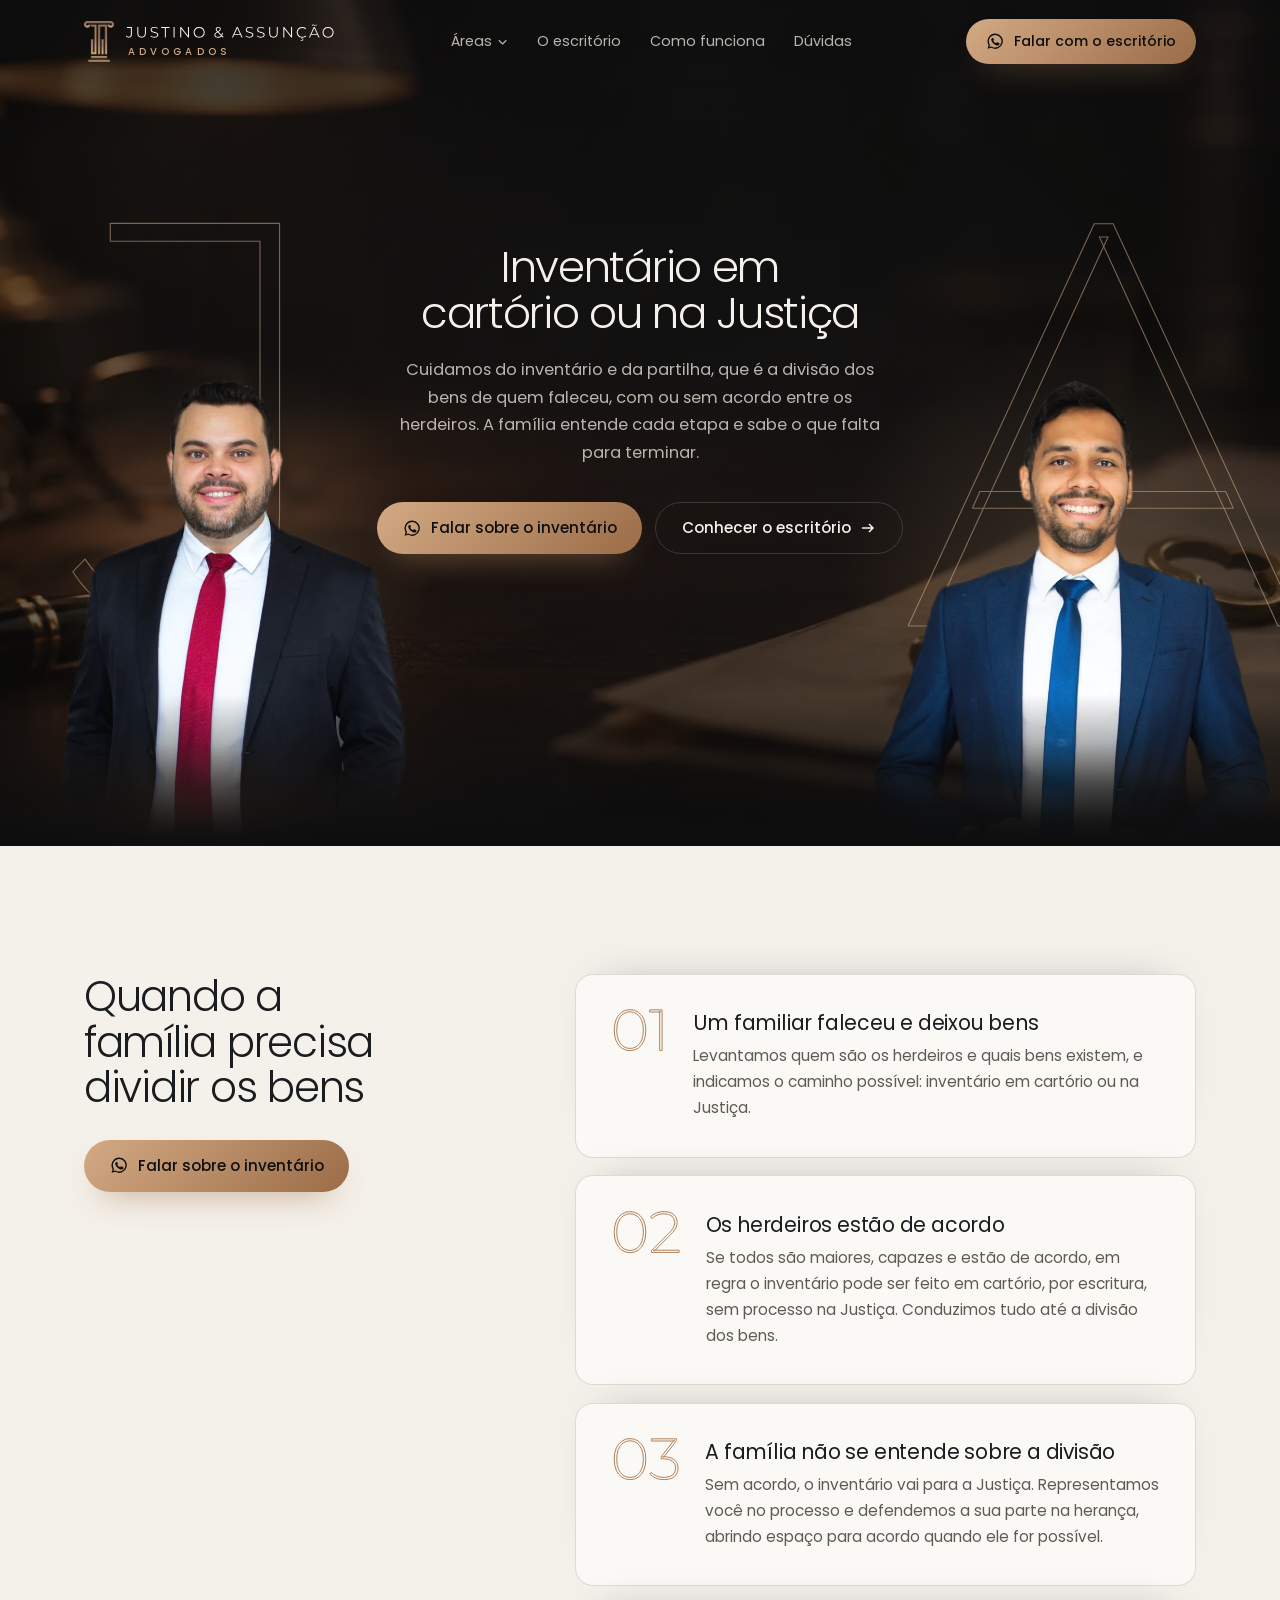
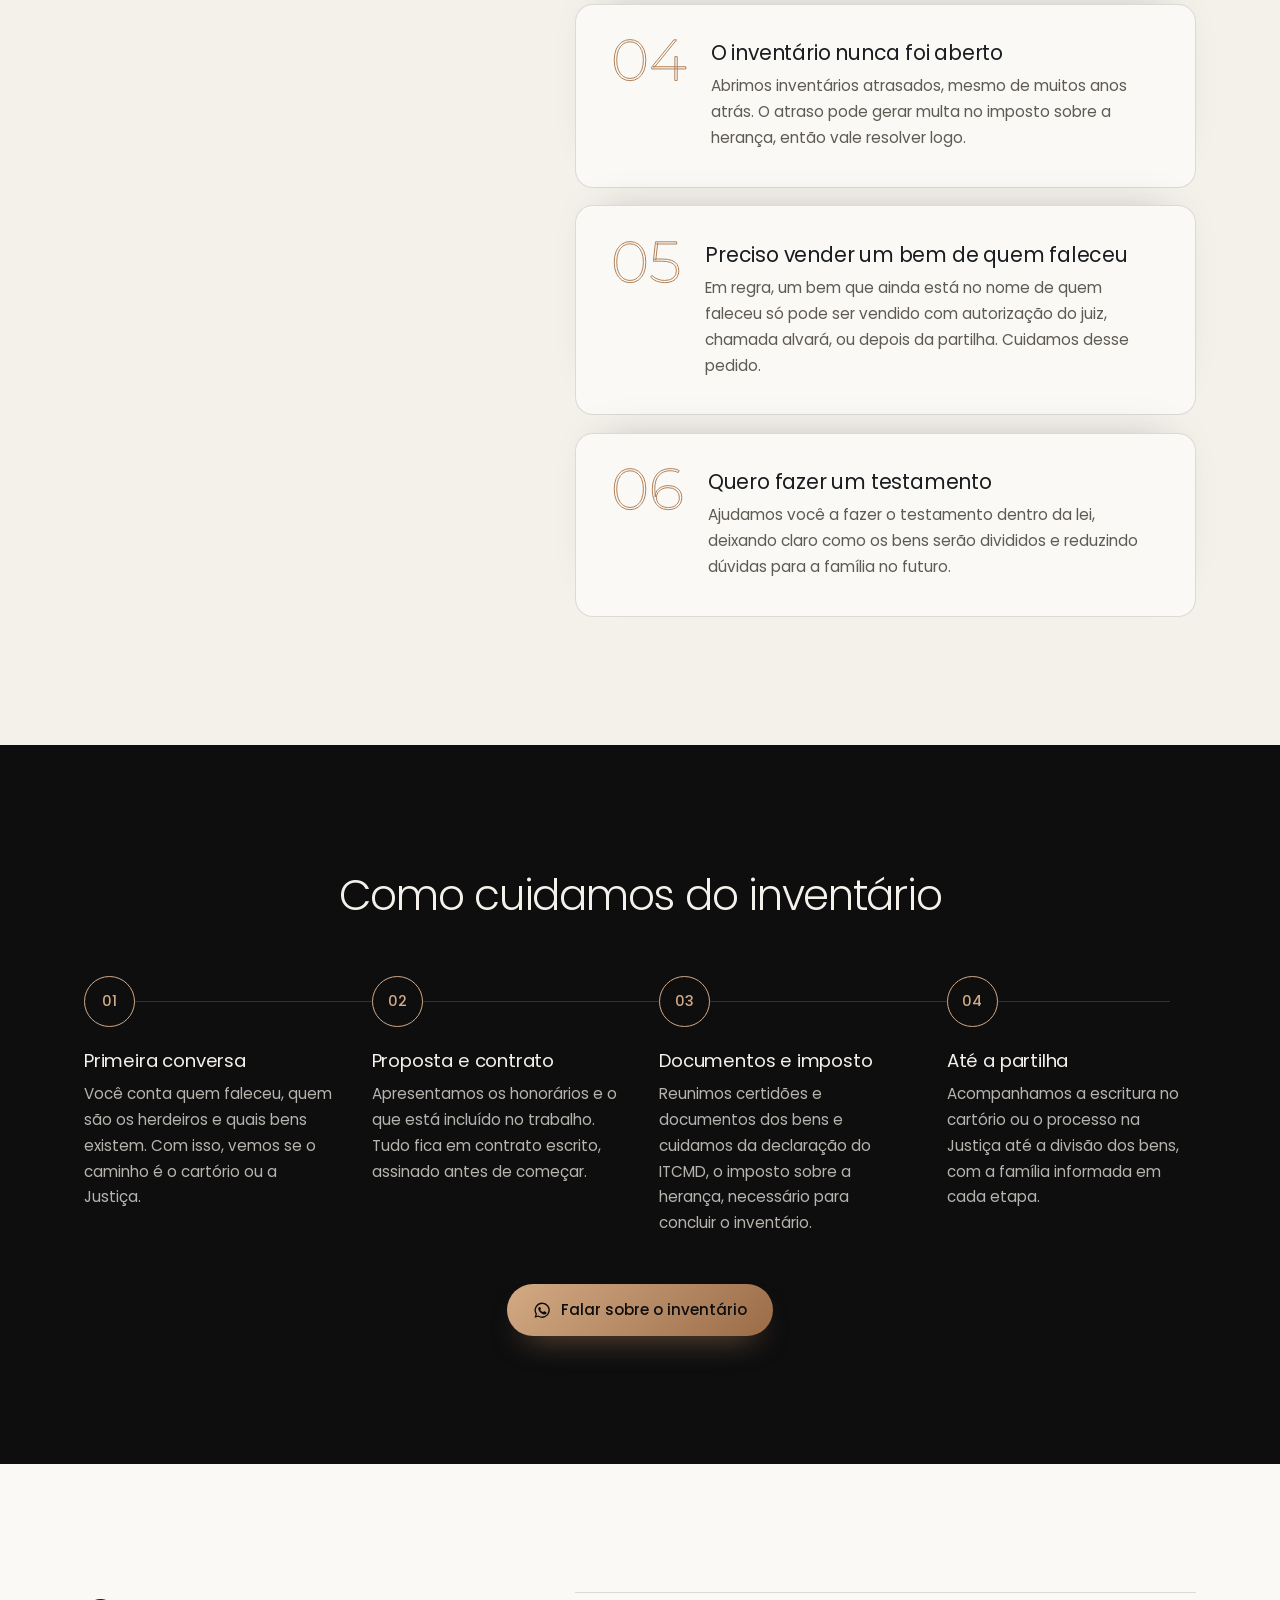
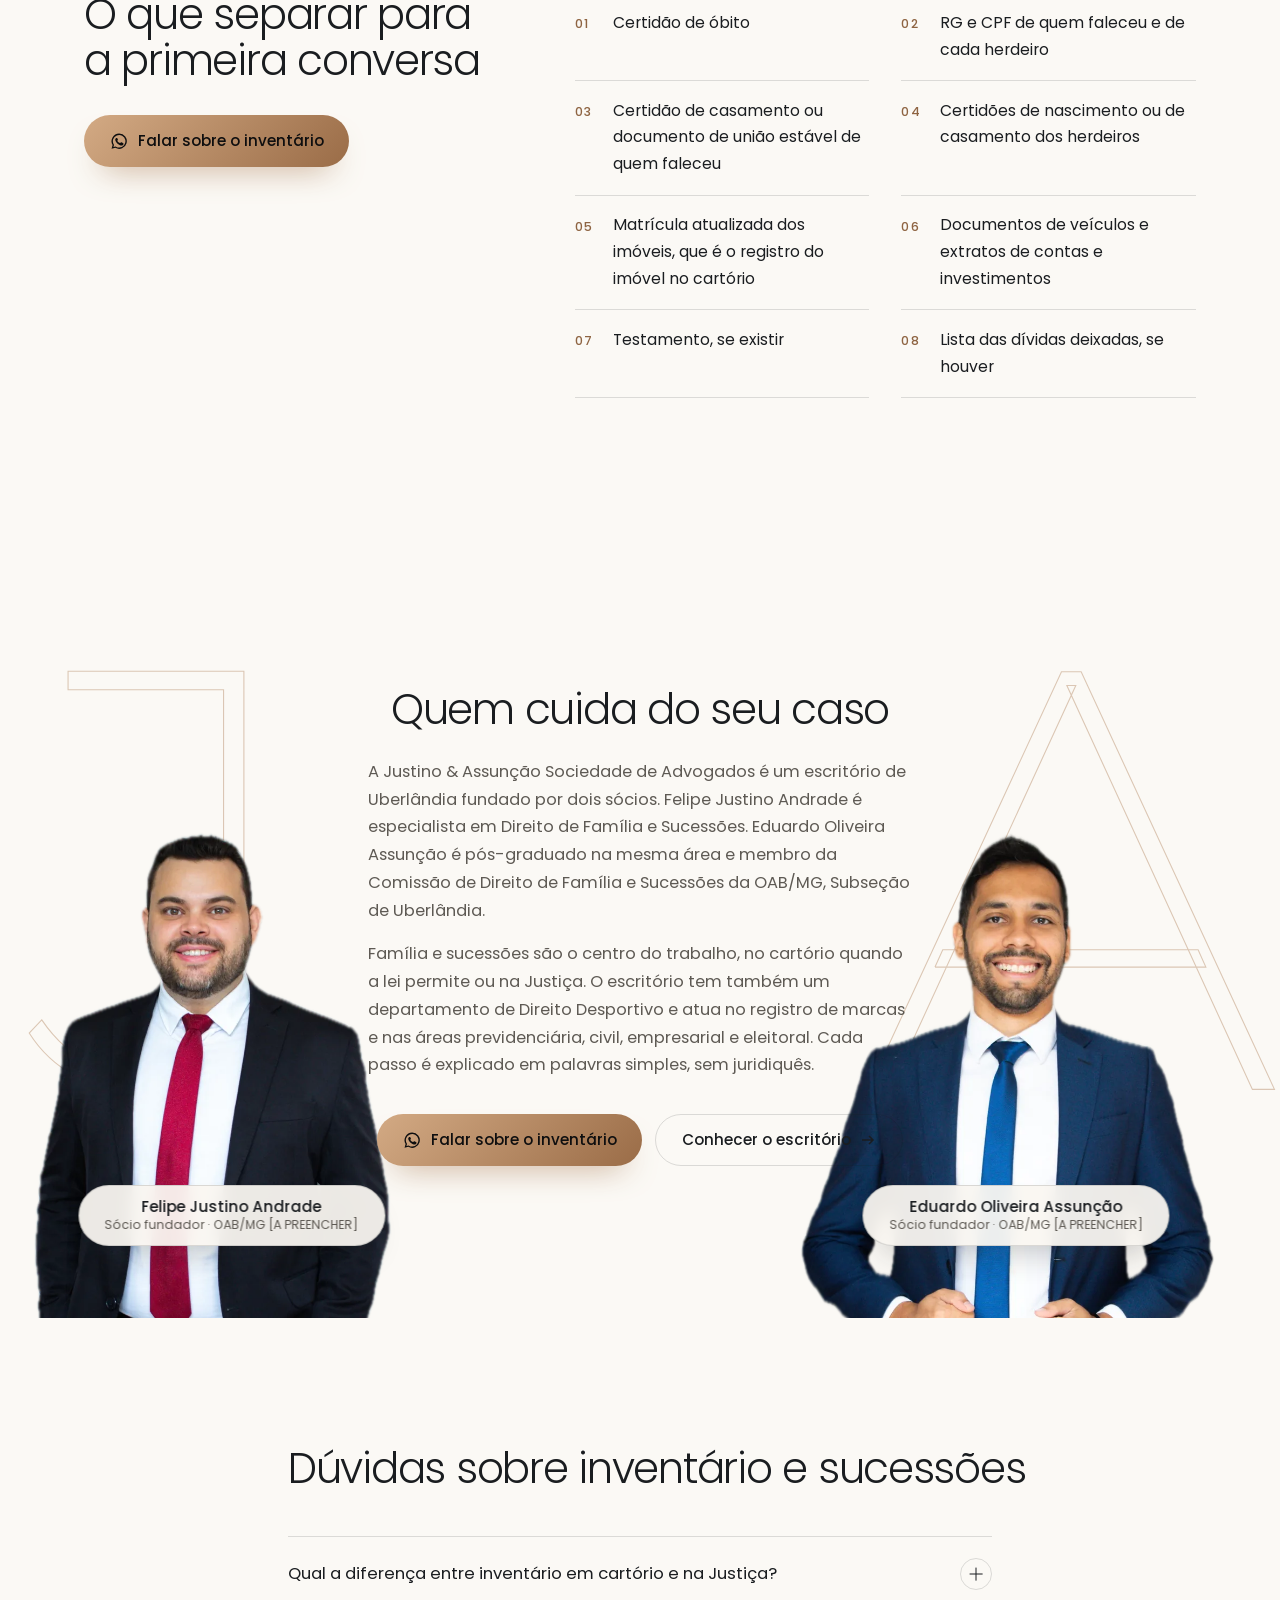
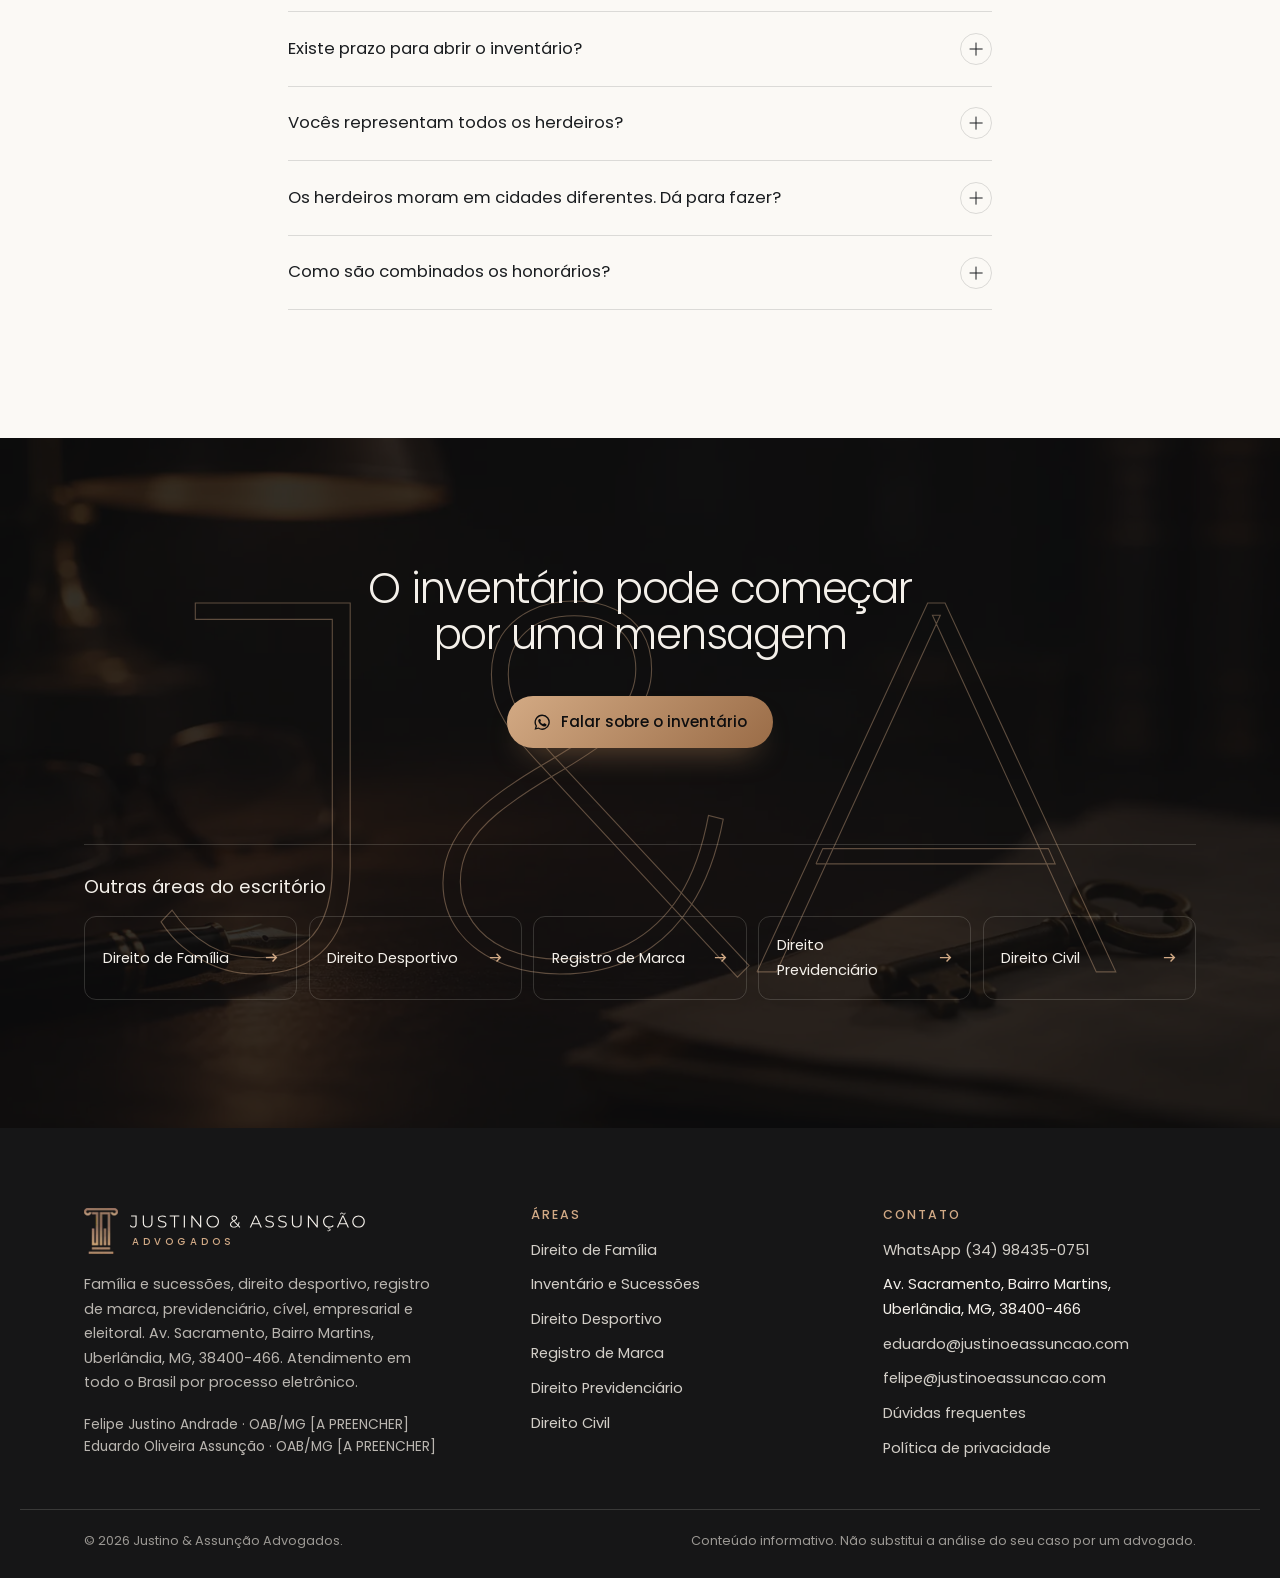
<file: inventario.html>
<!doctype html>
<html lang="pt-BR">
<head>
<meta charset="utf-8">
<meta name="viewport" content="width=device-width,initial-scale=1,viewport-fit=cover">
<title>Advogado de inventário em Uberlândia | Justino &amp; Assunção</title>
<meta name="description" content="Inventário em cartório ou judicial e partilha de bens em Uberlândia, para todos os herdeiros ou só uma parte, com ou sem acordo. Fale com o escritório.">
<meta name="robots" content="noindex,nofollow">
<link rel="canonical" href="https://justinoeassuncao.vercel.app/inventario">
<meta name="theme-color" content="#0E0E0F">
<meta property="og:type" content="website"><meta property="og:locale" content="pt_BR"><meta property="og:site_name" content="Justino & Assunção Advogados">
<meta property="og:title" content="Advogado de inventário em Uberlândia | Justino &amp; Assunção"><meta property="og:description" content="Inventário em cartório ou judicial e partilha de bens em Uberlândia, para todos os herdeiros ou só uma parte, com ou sem acordo. Fale com o escritório."><meta property="og:url" content="https://justinoeassuncao.vercel.app/inventario">
<meta property="og:image" content="https://justinoeassuncao.vercel.app/assets/img/og-v1.jpg"><meta name="twitter:card" content="summary_large_image">
<link rel="icon" href="/assets/img/favicon-ja.png" type="image/png" sizes="64x64"><link rel="apple-touch-icon" href="/assets/img/apple-touch-icon.png">
<link rel="preload" href="/assets/fonts/poppins-300.woff2" as="font" type="font/woff2" crossorigin>
<link rel="preload" href="/assets/fonts/poppins-500.woff2" as="font" type="font/woff2" crossorigin>
<link rel="preload" as="image" imagesrcset="/assets/img/fotos/eduardo-recorte-560.webp 478w, /assets/img/fotos/eduardo-recorte-900.webp 769w" imagesizes="(max-width:1060px) 74vw, 38vw" fetchpriority="high">
<script>document.documentElement.classList.add('js')</script>
<style>@font-face{font-family:"Poppins";src:url(/assets/fonts/poppins-300.woff2) format("woff2");font-weight:300;font-display:swap}@font-face{font-family:"Poppins";src:url(/assets/fonts/poppins-400.woff2) format("woff2");font-weight:400;font-display:swap}@font-face{font-family:"Poppins";src:url(/assets/fonts/poppins-500.woff2) format("woff2");font-weight:500;font-display:swap}@font-face{font-family:"Sans Reserva";src:local("Arial");size-adjust:112.5%}:root{--grafite:#0E0E0F;--grafite-2:#161617;--grafite-3:#232324;--areia:#F4F0EA;--areia-2:#E7DFD3;--papel:#FBF9F5;--verde:#A97B53;--cobre-1:#D3AA84;--cobre-2:#9A6C47;--bronze:#8E6442;--bronze-2:#B0825B;--bronze-cl:#D2AA86;--tinta:#1A1D20;--muted:#5E5A54;--claro-2:rgba(243,238,230,.74);--linha:rgba(26,29,32,.14);--linha-c:rgba(243,238,230,.16);--r:18px;--maxw:1240px;--gutter:clamp(1.25rem,5vw,4rem);--sec:clamp(5rem,10vw,8.5rem);--t-hero:clamp(2.7rem,4.7vw,4.5rem);--t-h2:clamp(2rem,3.3vw,3.05rem);--ease:cubic-bezier(.22,.8,.2,1)}*,*::before,*::after{box-sizing:border-box}html{-webkit-text-size-adjust:100%;scroll-behavior:smooth;scroll-padding-top:5.5rem}body{margin:0;font:400 1.02rem/1.7 "Poppins","Sans Reserva",system-ui,sans-serif;color:var(--tinta);background:var(--papel);-webkit-font-smoothing:antialiased;overflow-x:clip}img,svg{display:block;max-width:100%}a{color:inherit;text-decoration:none}button{font:inherit;color:inherit;background:none;border:0;cursor:pointer;padding:0}h1,h2,h3,p,ul,ol,dl,dd,figure{margin:0}h1,h2{font-weight:300;line-height:1.08;letter-spacing:-.03em;text-wrap:balance}h3{font-weight:400;line-height:1.3;letter-spacing:-.01em}.wrap{width:100%;max-width:var(--maxw);margin-inline:auto;padding-inline:var(--gutter)}.sec{padding-block:var(--sec)}.escuro{background:var(--grafite);color:var(--areia)}.areia{background:var(--areia)}:focus-visible{outline:2px solid var(--bronze-2);outline-offset:3px;border-radius:6px}::selection{background:var(--bronze-cl);color:var(--grafite)}.so-leitor{position:absolute;width:1px;height:1px;overflow:hidden;clip:rect(0 0 0 0);white-space:nowrap}.ctas{display:flex;flex-wrap:wrap;gap:.8rem;align-items:center}.btn{position:relative;display:inline-flex;align-items:center;justify-content:center;gap:.6rem;min-height:3.25rem;padding:.85rem 1.6rem;border-radius:999px;font-weight:500;font-size:.95rem;line-height:1.2;white-space:nowrap;overflow:hidden;isolation:isolate;transition:transform .35s var(--ease),background-color .3s,color .3s,border-color .3s}.btn svg{width:1.15rem;height:1.15rem;flex:none}.btn--pri{background:linear-gradient(135deg,var(--cobre-1),var(--cobre-2));color:#0E0E0F;box-shadow:0 16px 32px -18px rgba(169,123,83,.9)}.btn--pri::after{content:"";position:absolute;inset:0;z-index:-1;background:linear-gradient(110deg,transparent 30%,rgba(255,255,255,.28) 50%,transparent 70%);transform:translateX(-120%);transition:transform .9s var(--ease)}.btn--pri:hover{transform:translateY(-2px);filter:brightness(1.06)}.btn--pri:hover::after{transform:translateX(120%)}.btn--linha{border:1px solid var(--linha);color:var(--tinta)}.btn--linha:hover{border-color:var(--tinta)}.escuro .btn--linha,.capa .btn--linha{border-color:var(--linha-c);color:var(--areia)}.escuro .btn--linha:hover,.capa .btn--linha:hover{border-color:var(--areia)}.btn--linha svg{width:1rem;height:1rem;transition:transform .35s var(--ease)}.btn--linha:hover svg{transform:translateX(3px)}.top{position:fixed;inset:0 0 auto;z-index:40;color:var(--areia);transition:background-color .4s,box-shadow .4s,backdrop-filter .4s}.top.solid{background:rgba(14,14,15,.86);backdrop-filter:blur(14px);-webkit-backdrop-filter:blur(14px);box-shadow:0 1px 0 var(--linha-c)}.top__in{display:flex;align-items:center;gap:2rem;height:5.2rem}.marca{display:flex;align-items:center;gap:.75rem;flex:none}.marca__coluna{height:2.55rem;width:auto;flex:none}.marca__txt{display:flex;flex-direction:column;align-items:flex-start;gap:.15rem}.marca__nome{height:1.15rem;width:auto;fill:currentColor}.marca__txt>span{font-size:.62rem;font-weight:500;letter-spacing:.42em;text-transform:uppercase;color:var(--bronze-cl);padding-left:.12rem}.nav{display:flex;align-items:center;gap:1.8rem;margin-inline:auto;font-size:.9rem;color:var(--claro-2)}.nav>a,.nav__bt{transition:color .3s}.nav>a:hover,.nav__bt:hover{color:var(--areia)}.nav__areas{position:relative}.nav__bt{display:inline-flex;align-items:center;gap:.35rem;color:var(--claro-2)}.nav__bt svg{width:.7rem;height:.7rem;transition:transform .3s}.nav__menu{position:absolute;left:50%;top:calc(100% + .9rem);width:17rem;padding:.6rem;border-radius:14px;background:var(--grafite-2);box-shadow:0 30px 60px -20px rgba(0,0,0,.6),0 0 0 1px var(--linha-c);opacity:0;visibility:hidden;transform:translate(-50%,-6px);transition:opacity .25s,transform .25s var(--ease),visibility .25s}.nav__menu::before{content:"";position:absolute;inset:-1rem 0 auto;height:1rem}.nav__areas:hover .nav__menu,.nav__areas:focus-within .nav__menu,.nav__areas.aberto .nav__menu{opacity:1;visibility:visible;transform:translate(-50%,0)}.nav__areas:hover .nav__bt svg,.nav__areas.aberto .nav__bt svg{transform:rotate(180deg)}.nav__menu a{display:flex;justify-content:space-between;align-items:center;padding:.65rem .8rem;border-radius:9px;color:var(--areia);transition:background-color .2s}.nav__menu a:hover,.nav__menu a[aria-current]{background:var(--grafite-3)}.nav__menu a i{font-style:normal;font-size:.75rem;color:var(--bronze-cl)}.top .btn{min-height:2.8rem;padding:.65rem 1.25rem;font-size:.88rem}.menu-bt{display:none;width:2.9rem;height:2.9rem;border-radius:50%;border:1px solid var(--linha-c);place-items:center;margin-left:auto}.menu-bt i{display:block;width:1.1rem;height:1px;background:currentColor;box-shadow:0 -5px 0 currentColor,0 5px 0 currentColor;transition:box-shadow .3s,transform .3s}.menu{position:fixed;inset:0;z-index:39;background:var(--grafite);color:var(--areia);padding:6.5rem var(--gutter) 2rem;display:flex;flex-direction:column;gap:2rem;overflow-y:auto;opacity:0;visibility:hidden;transition:opacity .35s,visibility .35s}.menu.aberto{opacity:1;visibility:visible}.menu nav{display:flex;flex-direction:column}.menu nav a{display:flex;justify-content:space-between;align-items:baseline;padding:.95rem 0;border-bottom:1px solid var(--linha-c);font-size:1.35rem;font-weight:300}.menu nav a i{font-style:normal;font-size:.8rem;color:var(--bronze-cl)}.menu__extra{display:flex;flex-direction:column;gap:.4rem;font-size:.95rem;color:var(--claro-2)}.menu-aberto .menu-bt i{box-shadow:none;transform:rotate(45deg)}.menu-aberto .menu-bt i::after{content:"";display:block;width:100%;height:1px;background:currentColor;transform:rotate(90deg)}.capa{position:relative;min-height:100svh;display:flex;align-items:center;overflow:hidden;isolation:isolate;text-align:center;background:radial-gradient(70% 60% at 50% 38%,#1F1F21 0%,var(--grafite) 70%);color:var(--areia)}.capa::after{content:"";position:absolute;inset:auto 0 0;height:18%;z-index:1;background:linear-gradient(0deg,var(--grafite) 0%,rgba(14,14,15,0));pointer-events:none}.capa__fundo{position:absolute;inset:0;z-index:-1}.capa__fundo img{width:100%;height:100%;object-fit:cover;opacity:.62}.capa__fundo::after{content:"";position:absolute;inset:0;background:radial-gradient(52% 58% at 50% 42%,rgba(14,14,15,.72) 0%,rgba(14,14,15,.38) 100%),linear-gradient(180deg,rgba(14,14,15,.55) 0%,rgba(14,14,15,0) 30%)}.capa__palco{position:absolute;inset:0;z-index:0}.lado{position:absolute;bottom:0;height:min(52svh,32rem);display:flex;align-items:flex-end}.lado--l{right:calc(50% + 14.5rem)}.lado--r{left:calc(50% + 14.5rem)}.lado__foto{position:relative;z-index:2;height:100%;width:auto;max-width:none;-webkit-mask-image:linear-gradient(0deg,transparent 0,#000 22%);mask-image:linear-gradient(0deg,transparent 0,#000 22%)}.lado__luz{position:absolute;z-index:1;left:50%;top:38%;width:115%;aspect-ratio:1;transform:translate(-50%,-50%);border-radius:50%;background:radial-gradient(closest-side,rgba(201,162,122,.17),rgba(201,162,122,0))}.letra{position:absolute;z-index:0;height:150%;width:auto;top:-66%;overflow:visible}.lado--l .letra{left:50%;transform:translateX(-58%)}.lado--r .letra{left:50%;transform:translateX(-42%)}.letra path{fill:none;stroke:var(--bronze-cl);stroke-width:1.1px;vector-effect:non-scaling-stroke;opacity:.55;stroke-dasharray:1;stroke-dashoffset:1;animation:traco 3.4s var(--ease) .2s forwards}.lado--r .letra path{animation-delay:.5s}@keyframes traco{to{stroke-dashoffset:0}}.capa__txt{position:relative;z-index:3;max-width:calc(40rem + 2 * var(--gutter));margin-inline:auto;padding-block:6.5rem 12rem}.capa__marca{display:flex;flex-direction:column;align-items:center;gap:.7rem;margin-bottom:3.2rem}.capa__coluna{height:clamp(4rem,6vw,5.4rem);width:auto;margin-bottom:.5rem}.capa__nome{height:clamp(1.5rem,2.3vw,2.1rem);width:auto;fill:var(--areia)}.capa__marca span{text-transform:uppercase;font-size:.72rem;font-weight:500;letter-spacing:.55em;padding-left:.55em;color:var(--bronze-cl)}.capa h1{font-size:clamp(2.6rem,4.3vw,4.3rem);line-height:1.05}.capa__txt>p{margin:1.3rem auto 0;font-size:clamp(1.02rem,1.2vw,1.14rem);color:var(--claro-2);max-width:30rem}.capa .ctas{margin-top:2.2rem;justify-content:center}.capa--area{min-height:94svh}.capa--area .capa__txt{max-width:calc(42rem + 2 * var(--gutter));padding-top:9rem}.capa--area h1{font-size:clamp(2.2rem,3.4vw,3.1rem)}.home .top:not(.solid) .marca{opacity:0;pointer-events:none}.top .marca{transition:opacity .4s}.seletor{background:var(--grafite);color:var(--areia);padding-block:0 clamp(3.5rem,7vw,5rem)}.seletor__in{display:grid;grid-template-columns:minmax(0,.7fr) minmax(0,2fr);gap:2rem;align-items:center;padding-top:2.2rem;border-top:1px solid var(--linha-c)}.seletor__h{font-size:clamp(1.3rem,2vw,1.7rem);font-weight:300;letter-spacing:-.02em;line-height:1.2}.seletor__grade{display:grid;grid-template-columns:repeat(3,1fr);gap:.6rem}.seletor a{display:flex;align-items:center;justify-content:space-between;gap:.8rem;padding:.9rem 1rem .9rem 1.1rem;border-radius:12px;border:1px solid var(--linha-c);font-size:.9rem;line-height:1.35;text-align:left;background:rgba(255,255,255,.02);transition:border-color .3s,background-color .3s}.seletor a svg{width:.95rem;height:.95rem;flex:none;color:var(--bronze-cl);transition:transform .35s var(--ease)}.seletor a:hover{border-color:var(--bronze-cl);background:rgba(201,162,122,.08)}.seletor a:hover svg{transform:translateX(3px)}.com-fundo,.final{position:relative;isolation:isolate;overflow:hidden}.sec__fundo{position:absolute;inset:0;z-index:-2}.sec__fundo img{width:100%;height:100%;object-fit:cover}.sec__fundo::after{content:"";position:absolute;inset:0;background:rgba(14,14,15,.8)}.manifesto-sec{clip-path:inset(0)}.sec__fundo--fixo{position:fixed}.manifesto-sec .sec__fundo::after{background:linear-gradient(180deg,rgba(14,14,15,.86) 0%,rgba(14,14,15,.7) 45%,rgba(14,14,15,.9) 100%)}.alcance-sec .sec__fundo::after{background:linear-gradient(90deg,rgba(14,14,15,.94) 0%,rgba(14,14,15,.7) 55%,rgba(14,14,15,.82) 100%)}.final .sec__fundo::after{background:rgba(14,14,15,.84)}.letreiro{position:absolute;overflow:visible;pointer-events:none}.letreiro path{fill:none;stroke:var(--bronze-cl);stroke-width:1.1px;vector-effect:non-scaling-stroke;opacity:.4;stroke-dasharray:1;stroke-dashoffset:1}.indice-cab{display:flex;justify-content:space-between;align-items:end;gap:2rem;margin-bottom:clamp(2.4rem,5vw,3.6rem)}.indice-cab h2{font-size:var(--t-h2);max-width:34rem}.indice{margin:0;padding:0;list-style:none;border-top:1px solid var(--linha)}.indice a{position:relative;display:grid;grid-template-columns:3.6rem minmax(0,1fr) minmax(0,1.15fr) 3.4rem;align-items:center;gap:1.5rem;padding:1.7rem .4rem;border-bottom:1px solid var(--linha);isolation:isolate}.indice a::before{content:"";position:absolute;inset:0;z-index:-1;background:var(--grafite);transform:scaleY(0);transform-origin:bottom;transition:transform .55s var(--ease)}.indice__n{font-size:.82rem;font-weight:500;letter-spacing:.12em;color:var(--bronze);transition:color .4s}.indice__nome{font-size:clamp(1.6rem,2.7vw,2.4rem);font-weight:300;letter-spacing:-.02em;line-height:1.1;transition:color .4s,transform .55s var(--ease)}.indice__txt{color:var(--muted);font-size:.96rem;transition:color .4s}.indice__seta{width:3.2rem;height:3.2rem;border-radius:50%;border:1px solid var(--linha);display:grid;place-items:center;transition:border-color .4s,background-color .4s,color .4s,transform .55s var(--ease)}.indice__seta svg{width:1.1rem;height:1.1rem}.indice a:hover::before,.indice a:focus-visible::before{transform:scaleY(1);transform-origin:top}.indice a:hover .indice__nome{color:var(--areia);transform:translateX(.6rem)}.indice a:hover .indice__txt{color:var(--claro-2)}.indice a:hover .indice__n{color:var(--bronze-cl)}.indice a:hover .indice__seta{border-color:var(--bronze-cl);background:var(--bronze-cl);color:var(--grafite);transform:rotate(-45deg)}.manifesto{font-size:clamp(1.6rem,3.1vw,2.75rem);font-weight:300;line-height:1.3;letter-spacing:-.02em;max-width:58rem}.manifesto span{opacity:.38;transition:opacity .45s}.manifesto span.on{opacity:1}.manifesto-sec .ctas{margin-top:2.4rem}.difs{display:grid;grid-template-columns:repeat(5,1fr);gap:clamp(1rem,2.4vw,2rem);margin:clamp(4rem,8vw,6rem) 0 0;padding:0;list-style:none}.dif{padding-top:1.4rem;border-top:1px solid var(--linha-c)}.dif svg{height:3.2rem;width:auto;margin-bottom:1.3rem;overflow:visible}.dif svg path{fill:none;stroke:var(--bronze-cl);stroke-width:1px;vector-effect:non-scaling-stroke;stroke-dasharray:1;stroke-dashoffset:1}.dif.in svg path{animation:traco 2.2s var(--ease) forwards}.dif h3{font-size:1.08rem;color:var(--areia)}.dif p{margin-top:.5rem;font-size:.92rem;color:var(--claro-2)}.equipe{position:relative;overflow:hidden;isolation:isolate;min-height:min(88svh,50rem);display:flex;align-items:center;background:var(--papel);padding-block:clamp(4.5rem,9svh,6rem) clamp(3.5rem,8svh,5.5rem)}.equipe__txt{position:relative;z-index:2;text-align:center;max-width:calc(36rem + 2 * var(--gutter))}.equipe h2{font-size:var(--t-h2);white-space:nowrap}.equipe__p{text-align:left;max-width:34rem;margin:1.6rem auto 0;color:var(--muted)}.equipe__p p+p{margin-top:1rem}.equipe .ctas{justify-content:center;margin-top:2.2rem}.equipe__palco{position:absolute;inset:0;z-index:1;pointer-events:none}.eq{position:absolute;bottom:0;margin:0;height:min(54svh,31rem);display:flex;align-items:flex-end}.eq--l{right:calc(50% + 15.5rem)}.eq--r{left:calc(50% + 10rem)}.eq--r .letra{left:4rem}.eq__foto{position:relative;z-index:1;height:100%;width:auto;max-width:none}.eq .letra path{stroke:var(--bronze-2);opacity:.42;animation:none}.equipe.in .eq .letra path{animation:traco 3.2s var(--ease) .2s forwards}.eq__nome{position:absolute;z-index:2;left:50%;bottom:clamp(3.2rem,8svh,4.6rem);transform:translateX(-50%);display:flex;flex-direction:column;align-items:center;padding:.7rem 1.6rem;border-radius:999px;background:rgba(250,247,242,.94);border:1px solid var(--linha);box-shadow:0 18px 36px -20px rgba(26,29,32,.45);-webkit-backdrop-filter:blur(8px);backdrop-filter:blur(8px);text-align:center;white-space:nowrap;line-height:1.35}.eq__nome b{font-weight:500;font-size:.95rem;color:var(--tinta)}.eq__nome span{font-size:.76rem;color:var(--muted)}.eq--l .eq__nome{left:56%}.eq--r .eq__nome{left:52%}.cab-centro{font-size:var(--t-h2);text-align:center;margin:0 auto clamp(2.4rem,5vw,3.6rem)}.fim-centro{justify-content:center;margin-top:clamp(2.2rem,4vw,3rem)}@media (min-width:861px){.cab-centro{white-space:nowrap}}.areas-sec{padding-block:clamp(3.5rem,8svh,5.5rem)}.areas-sec .cab-centro{margin-bottom:clamp(1.6rem,3.5svh,2.4rem)}.areas-sec .indice a{padding:clamp(.7rem,1.6svh,1.05rem) .4rem}.areas-sec .indice__nome{font-size:clamp(1.4rem,2.2vw,1.95rem)}.areas-sec .indice__txt{font-size:.9rem;line-height:1.55}.areas-sec .indice__seta{width:2.7rem;height:2.7rem}.areas-sec .fim-centro{margin-top:clamp(1.6rem,3.5svh,2.4rem)}.passos-cab{display:flex;justify-content:space-between;align-items:end;gap:2rem;margin-bottom:clamp(2.8rem,6vw,4rem)}.passos-cab h2{font-size:var(--t-h2);max-width:32rem}.passos{position:relative;display:grid;grid-template-columns:repeat(4,1fr);gap:clamp(1.2rem,3vw,2.4rem);margin:0;padding:0;list-style:none}.passos::before,.passos__linha{content:"";position:absolute;left:1.6rem;right:1.6rem;top:1.6rem;height:1px;background:var(--linha)}.passos__linha{background:var(--bronze-2);transform:scaleX(var(--p,0));transform-origin:left;transition:transform .15s linear}.escuro .passos::before{background:var(--linha-c)}.escuro .passos__linha{background:var(--bronze-cl)}.passo b{position:relative;display:grid;place-items:center;width:3.2rem;height:3.2rem;border-radius:50%;background:var(--papel);border:1px solid var(--bronze-2);color:var(--bronze);font-weight:500;font-size:.9rem;margin-bottom:1.4rem}.areia .passo b{background:var(--areia)}.escuro .passo b{background:var(--grafite);border-color:var(--bronze-cl);color:var(--bronze-cl)}.passo h3{font-size:1.14rem}.passo p{margin-top:.5rem;color:var(--muted);font-size:.95rem}.escuro .passo p{color:var(--claro-2)}.alcance{display:grid;grid-template-columns:minmax(0,1fr) minmax(0,1fr);gap:clamp(2rem,6vw,5rem);align-items:center}.alcance h2{font-size:var(--t-h2)}.alcance p{margin-top:1.2rem;color:var(--claro-2)}.alcance .ctas{margin-top:2.2rem}.mapa{width:100%;max-width:34rem;margin-inline:auto;overflow:visible}.mapa__pais{fill:rgba(201,162,122,.05);stroke:var(--bronze-cl);stroke-width:1.2;stroke-linejoin:round;stroke-dasharray:1;stroke-dashoffset:1}.mapa__arco{fill:none;stroke:var(--bronze-cl);stroke-width:1;opacity:.55;stroke-dasharray:1;stroke-dashoffset:1}.mapa__cap{fill:var(--bronze-cl);opacity:0}.mapa__udi{fill:var(--areia)}.mapa__onda{fill:none;stroke:var(--areia);stroke-width:1;transform-box:fill-box;transform-origin:center;opacity:0}.mapa__nome{font:500 15px "Poppins","Sans Reserva",sans-serif;fill:var(--areia)}.mapa.ver .mapa__pais{animation:traco 2.6s var(--ease) forwards}.mapa.ver .mapa__arco{animation:traco 1.4s var(--ease) var(--d) forwards}.mapa.ver .mapa__cap{animation:aparece .5s var(--ease) var(--d) forwards}.mapa.ver .mapa__onda{animation:onda 2.8s ease-out 1s infinite}.mapa.ver .mapa__onda--2{animation-delay:2.4s}@keyframes aparece{to{opacity:.9}}@keyframes onda{0%{opacity:.7;transform:scale(1)}100%{opacity:0;transform:scale(4.2)}}.sit{display:grid;grid-template-columns:minmax(0,.8fr) minmax(0,1.2fr);gap:clamp(2rem,6vw,5rem);align-items:start}.sit__cab{position:sticky;top:7.5rem;display:flex;flex-direction:column;align-items:flex-start;gap:1.8rem}.sit__cab h2{font-size:var(--t-h2)}.cartoes{display:flex;flex-direction:column;gap:1.1rem;margin:0;padding:0;list-style:none}.cartao{position:sticky;top:calc(7.5rem + var(--i) * .9rem);display:grid;grid-template-columns:auto 1fr;gap:.4rem 1.5rem;padding:clamp(1.5rem,3vw,2.2rem);border-radius:var(--r);background:var(--papel);border:1px solid var(--linha);box-shadow:0 -16px 40px -30px rgba(26,29,32,.35)}.cartao svg{grid-row:span 2;height:2.6rem;width:auto;overflow:visible}.cartao svg path{fill:none;stroke:var(--bronze-2);stroke-width:1px;vector-effect:non-scaling-stroke}.cartao h3{font-size:clamp(1.1rem,1.6vw,1.3rem);align-self:end}.cartao p{color:var(--muted);font-size:.96rem}.docs{display:grid;grid-template-columns:minmax(0,.8fr) minmax(0,1.2fr);gap:clamp(2rem,6vw,5rem);align-items:start}.docs h2{font-size:var(--t-h2)}.docs .ctas{margin-top:2rem}.docs__lista{display:grid;grid-template-columns:1fr 1fr;column-gap:2rem;margin:0;padding:0;list-style:none;border-top:1px solid var(--linha);counter-reset:d}.docs__lista li{display:grid;grid-template-columns:2.4rem 1fr;padding:1.05rem 0;border-bottom:1px solid var(--linha);counter-increment:d;font-size:.98rem}.docs__lista li::before{content:counter(d,decimal-leading-zero);font-size:.78rem;font-weight:500;letter-spacing:.1em;color:var(--bronze);padding-top:.2rem}.faq{max-width:52rem;margin-inline:auto}.faq .cab-centro{margin-bottom:clamp(1.8rem,4vw,2.8rem)}.faq__item{border-bottom:1px solid var(--linha)}.faq__item:first-child{border-top:1px solid var(--linha)}.faq__item summary{display:flex;justify-content:space-between;align-items:center;gap:1rem;padding:1.3rem 0;cursor:pointer;list-style:none;font-size:1.04rem}.faq__item summary::-webkit-details-marker{display:none}.faq__item summary i{position:relative;flex:none;width:2rem;height:2rem;border-radius:50%;border:1px solid var(--linha);transition:transform .4s var(--ease),background-color .3s,border-color .3s}.faq__item summary i::before,.faq__item summary i::after{content:"";position:absolute;left:50%;top:50%;width:.8rem;height:1px;background:currentColor;transform:translate(-50%,-50%)}.faq__item summary i::after{transform:translate(-50%,-50%) rotate(90deg)}.faq__item[open] summary i{transform:rotate(45deg);background:var(--bronze);border-color:var(--bronze);color:#fff}.faq__item p{padding:0 3rem 1.4rem 0;color:var(--muted)}.final{position:relative;overflow:hidden;isolation:isolate;text-align:center}.final .letreiro{left:50%;top:50%;width:min(92vw,60rem);height:auto;transform:translate(-50%,-50%);z-index:-1}.final.in .letreiro path{animation:traco 3.2s var(--ease) forwards}.final h2{font-size:var(--t-h2);max-width:44rem;margin-inline:auto}.final p{margin:1.2rem auto 0;max-width:38rem;color:var(--claro-2)}.final .ctas{justify-content:center;margin-top:2.4rem}.outras{margin-top:clamp(4rem,8vw,6rem);padding-top:2rem;border-top:1px solid var(--linha-c);text-align:left}.outras h2{font-size:1.15rem;font-weight:400;letter-spacing:0;margin:0 0 1.2rem;max-width:none}.outras__lista{display:grid;grid-template-columns:repeat(5,1fr);gap:.7rem}.outras__lista a{display:flex;justify-content:space-between;align-items:center;gap:.6rem;padding:1rem 1.1rem;border-radius:12px;border:1px solid var(--linha-c);font-size:.92rem;transition:border-color .3s,background-color .3s}.outras__lista a:hover{border-color:var(--bronze-cl);background:rgba(201,162,122,.08)}.outras__lista svg{width:.95rem;height:.95rem;color:var(--bronze-cl);flex:none}.rod{background:var(--grafite-2);color:var(--areia);padding-block:clamp(3.5rem,7vw,5rem) 1.6rem}.rod__in{display:grid;grid-template-columns:1.3fr 1fr 1fr;gap:2.5rem}.rod .marca__nome{height:1.3rem}.rod .marca__coluna{height:2.9rem}.rod__marca p{margin-top:1.1rem;font-size:.9rem;color:var(--claro-2);max-width:22rem}.rod__marca ul{margin:1.2rem 0 0;padding:0;list-style:none;font-size:.86rem;color:var(--claro-2);line-height:1.6}.rod__col h2{font-size:.78rem;font-weight:500;letter-spacing:.16em;text-transform:uppercase;color:var(--bronze-cl);margin-bottom:1rem}.rod__col ul{margin:0;padding:0;list-style:none;display:flex;flex-direction:column;gap:.6rem;font-size:.92rem}.rod__col a{color:rgba(243,238,230,.85);transition:color .3s}.rod__col a:hover{color:var(--bronze-cl)}.rod__fim{margin-top:3rem;padding-top:1.3rem;border-top:1px solid var(--linha-c);font-size:.8rem;color:rgba(243,238,230,.6);display:flex;justify-content:space-between;gap:1rem;flex-wrap:wrap}.zap{position:fixed;right:1.1rem;bottom:1.1rem;z-index:50;display:grid;place-items:center;width:3.6rem;height:3.6rem;border-radius:50%;background:#1FAF5A;color:#fff;box-shadow:0 16px 34px -14px rgba(0,0,0,.45);transition:transform .35s var(--ease)}.zap svg{width:1.9rem;height:1.9rem}.zap:hover{transform:translateY(-2px)}.js .zap{opacity:0;transform:translateY(12px);pointer-events:none;transition:opacity .4s var(--ease),transform .4s var(--ease)}.js .zap.ver{opacity:1;transform:none;pointer-events:auto}.texto-pag{padding-top:9rem}.texto{max-width:46rem}.texto h1{font-size:var(--t-h2)}.texto h2{font-size:1.35rem;margin:2.2rem 0 .6rem;font-weight:400;letter-spacing:-.01em}.texto p{color:var(--muted)}.obrigado{min-height:100svh;display:grid;place-items:center;text-align:center;padding:2rem;background:var(--grafite);color:var(--areia)}.obrigado .capa__coluna{display:block;margin:0 auto 1.1rem}.obrigado .marca__nome{height:1.45rem;margin:0 auto}.obrigado h1{margin-top:2rem;font-size:clamp(1.8rem,4vw,2.8rem)}.obrigado p{margin-top:.8rem;color:var(--claro-2)}.gira{width:2.6rem;height:2.6rem;margin:2rem auto;border-radius:50%;border:1.5px solid var(--linha-c);border-top-color:var(--bronze-cl);animation:gira 1s linear infinite}@keyframes gira{to{transform:rotate(360deg)}}.obrigado .ctas{justify-content:center}.js .rv{opacity:0;transform:translate3d(0,26px,0);transition:opacity .9s var(--ease),transform 1.1s var(--ease)}.js .rv.in{opacity:1;transform:none}.js .rv[data-d="1"]{transition-delay:.08s}.js .rv[data-d="2"]{transition-delay:.16s}.js .rv[data-d="3"]{transition-delay:.24s}.js .rv[data-d="4"]{transition-delay:.32s}@media (max-width:1060px){.nav,.top .btn{display:none}.menu-bt{display:grid}.difs{grid-template-columns:repeat(3,1fr);row-gap:2.6rem}.capa{flex-direction:column;align-items:stretch;min-height:0}.capa__txt{order:-1;padding-block:7rem 0;max-width:calc(34rem + 2 * var(--gutter))}.capa__palco{position:relative;inset:auto;height:min(64vw,25rem);margin-top:3.5rem}.lado{height:100%}.lado--l{right:46%}.lado--r{left:46%;z-index:1}.letra{height:125%;top:-32%}.seletor__grade{grid-template-columns:1fr 1fr}.equipe{flex-direction:column;align-items:stretch;min-height:0;padding-bottom:0}.sec__fundo--fixo{position:absolute}.manifesto-sec{clip-path:none}.alcance-sec .sec__fundo::after{background:linear-gradient(180deg,rgba(14,14,15,.9) 0%,rgba(14,14,15,.72) 60%,rgba(14,14,15,.86) 100%)}.equipe__palco{position:relative;inset:auto;height:min(68vw,26rem);margin-top:3rem}.eq{height:100%}.eq--l{right:47%}.eq--r{left:45%}.eq--r .letra{left:0}.eq--l .eq__nome{left:auto;right:calc(3vw + 4px);transform:none;max-width:calc(50vw - 16px)}.eq--r .eq__nome{left:calc(5vw + 4px);transform:none;max-width:calc(50vw - 16px)}.outras__lista{grid-template-columns:repeat(3,1fr)}}@media (max-width:860px){.alcance,.sit,.docs{grid-template-columns:1fr}.sit__cab{position:relative;top:0}.indice a{grid-template-columns:2.6rem minmax(0,1fr) 3rem;row-gap:.3rem}.indice__txt{grid-column:2;grid-row:2}.indice__seta{grid-row:1 / span 2;grid-column:3}.passos{grid-template-columns:1fr 1fr;row-gap:2.6rem}.passos::before,.passos__linha{display:none}.rod__in{grid-template-columns:1fr 1fr}.rod__marca{grid-column:1 / -1}}@media (min-width:1061px) and (max-width:1260px){.eq--l .eq__nome{left:auto;right:0;transform:none}.eq--r .eq__nome{left:0;transform:none}.eq__nome{padding:.55rem 1.05rem}.eq__nome b{font-size:.86rem}.eq__nome span{font-size:.7rem}}@media (max-width:760px){.top__in{height:4.6rem}.capa:not(.capa--area) h1{max-width:5.5em;margin-inline:auto}.marca__nome{height:.98rem}.marca__coluna{height:2.2rem}.marca{gap:.6rem}.seletor__in{grid-template-columns:1fr;text-align:center}.seletor__grade{grid-template-columns:1fr}.ctas{justify-content:center}.indice-cab,.passos-cab{flex-direction:column;align-items:center;text-align:center}.alcance__txt,.sit__cab,.docs__cab,.manifesto-sec .wrap{text-align:center;align-items:center}.equipe h2{white-space:normal}.equipe__p{text-align:center}.eq__nome{bottom:.9rem;padding:.5rem 1rem;white-space:normal;width:max-content;max-width:44vw}.eq__nome b{font-size:.76rem;line-height:1.25}.eq__nome span{display:none}.eq__nome{padding:.5rem .8rem;width:calc(50vw - 22px);min-height:3.4rem;justify-content:center}.manifesto{margin-inline:auto}.difs{grid-template-columns:1fr 1fr;text-align:center}.dif svg{margin-inline:auto}.dif:last-child{grid-column:1 / -1}.passos{grid-template-columns:1fr;text-align:center}.passo b{margin-inline:auto}.indice a{padding:1.3rem .2rem;gap:1rem}.indice__nome{font-size:1.5rem}.indice__seta{width:2.6rem;height:2.6rem}.cartao{grid-template-columns:1fr;text-align:center;top:calc(5.8rem + var(--i) * .7rem)}.cartao svg{grid-row:auto;margin:0 auto .6rem}.docs__lista{grid-template-columns:1fr;text-align:left}.faq__item p{padding-right:0}.outras__lista{grid-template-columns:1fr 1fr}.rod__in{grid-template-columns:1fr;text-align:center}.rod .marca{justify-content:center}.rod__marca p,.rod__marca ul{margin-inline:auto}.rod__fim{justify-content:center;text-align:center}.btn{padding-inline:1.3rem}}@media (max-width:359px){.btn{white-space:normal}}@media (prefers-reduced-motion:reduce){*,*::before,*::after{animation-duration:.01ms!important;animation-iteration-count:1!important;transition-duration:.01ms!important}.js .rv{opacity:1;transform:none}.manifesto span{opacity:1}}@media (max-width:600px){.ctas{display:grid;grid-template-columns:minmax(0,max-content);width:fit-content;max-width:100%;margin-inline:auto}.ctas>*{width:100%;justify-content:center;text-align:center}}</style>
<script type="application/ld+json">{"@context":"https://schema.org","@graph":[{"@type":"LegalService","@id":"https://justinoeassuncao.vercel.app/#escritorio","name":"Justino & Assunção Advogados","url":"https://justinoeassuncao.vercel.app/","image":"https://justinoeassuncao.vercel.app/assets/img/og-v1.jpg","areaServed":"BR","address":{"@type":"PostalAddress","addressLocality":"Uberlândia","addressRegion":"MG","addressCountry":"BR"},"knowsAbout":["Direito de Família","Inventário e Sucessões","Direito Desportivo","Registro de Marca","Direito Previdenciário","Direito Civil"],"employee":[{"@type":"Person","name":"Felipe Justino Andrade","jobTitle":"Sócio fundador"},{"@type":"Person","name":"Eduardo Oliveira Assunção","jobTitle":"Sócio fundador"}]},{"@type":"Service","name":"Inventário e Sucessões","serviceType":"Inventário e Sucessões","provider":{"@id":"https://justinoeassuncao.vercel.app/#escritorio"},"areaServed":"BR","url":"https://justinoeassuncao.vercel.app/inventario","description":"Inventário em cartório ou judicial e partilha de bens em Uberlândia, para todos os herdeiros ou só uma parte, com ou sem acordo. Fale com o escritório."},{"@type":"BreadcrumbList","itemListElement":[{"@type":"ListItem","position":1,"name":"Início","item":"https://justinoeassuncao.vercel.app/"},{"@type":"ListItem","position":2,"name":"Inventário e Sucessões","item":"https://justinoeassuncao.vercel.app/inventario"}]},{"@type":"FAQPage","mainEntity":[{"@type":"Question","name":"Qual a diferença entre inventário em cartório e na Justiça?","acceptedAnswer":{"@type":"Answer","text":"No cartório, o inventário é feito por escritura, quando os herdeiros são maiores, capazes e estão de acordo. Na Justiça, ele vira um processo, necessário quando não há acordo ou em outras situações previstas em lei. Nos dois casos, é obrigatório ter advogado."}},{"@type":"Question","name":"Existe prazo para abrir o inventário?","acceptedAnswer":{"@type":"Answer","text":"A lei prevê a abertura em até 2 meses depois do falecimento. Depois disso o inventário ainda pode ser feito, mas o estado pode cobrar multa sobre o imposto."}},{"@type":"Question","name":"Vocês representam todos os herdeiros?","acceptedAnswer":{"@type":"Answer","text":"Depende do que a família preferir. Podemos representar todos os herdeiros juntos, quando há acordo, ou só uma parte deles, quando cada lado quer ter o próprio advogado."}},{"@type":"Question","name":"Os herdeiros moram em cidades diferentes. Dá para fazer?","acceptedAnswer":{"@type":"Answer","text":"Sim. Conversamos com cada herdeiro a distância e, quando o processo é eletrônico, atuamos em qualquer lugar do Brasil. Em cartório, muitas escrituras também podem ser assinadas de forma eletrônica."}},{"@type":"Question","name":"Como são combinados os honorários?","acceptedAnswer":{"@type":"Answer","text":"Depois de conhecer os bens e a situação da família, apresentamos a proposta por escrito. O contrato diz o que está incluído, para ninguém ter surpresa no meio do caminho."}}]}]}</script>
</head>
<body class="area area--inventario">
<svg width="0" height="0" style="position:absolute" aria-hidden="true"><defs><path id="ja-nome" d="M188 6Q130 6 79 -20Q28 -46 -4 -94L37 -141Q66 -99 105 -77Q143 -54 189 -54Q321 -54 321 -211V-639H64V-700H390V-213Q390 -103 339 -49Q288 6 188 6Z M1035 6Q902 6 825 -71Q749 -148 749 -299V-700H818V-301Q818 -176 875 -116Q932 -56 1035 -56Q1139 -56 1196 -116Q1253 -176 1253 -301V-700H1321V-299Q1321 -148 1245 -71Q1168 6 1035 6Z M1878 6Q1800 6 1729 -20Q1658 -46 1619 -86L1647 -139Q1684 -103 1746 -78Q1808 -53 1878 -53Q1944 -53 1986 -70Q2028 -87 2048 -116Q2069 -145 2069 -180Q2069 -221 2045 -247Q2022 -272 1983 -287Q1945 -302 1899 -313Q1853 -323 1807 -336Q1760 -349 1722 -369Q1683 -390 1660 -425Q1637 -460 1637 -515Q1637 -566 1664 -610Q1691 -653 1747 -680Q1804 -706 1892 -706Q1951 -706 2009 -689Q2067 -673 2108 -643L2084 -588Q2040 -618 1989 -632Q1939 -647 1892 -647Q1828 -647 1786 -629Q1744 -611 1724 -582Q1705 -553 1705 -517Q1705 -475 1728 -450Q1752 -424 1790 -410Q1829 -395 1875 -384Q1921 -373 1967 -360Q2013 -348 2051 -327Q2090 -307 2113 -273Q2137 -238 2137 -184Q2137 -133 2109 -90Q2082 -47 2024 -20Q1967 6 1878 6Z M2576 0V-639H2328V-700H2892V-639H2644V0Z M3152 0V-700H3221V0Z M3593 0V-700H3650L4136 -86H4106V-700H4175V0H4118L3631 -614H3662V0Z M4850 6Q4771 6 4704 -21Q4636 -47 4587 -96Q4537 -144 4510 -209Q4482 -273 4482 -350Q4482 -427 4510 -491Q4537 -556 4587 -604Q4636 -653 4703 -679Q4770 -706 4850 -706Q4929 -706 4995 -680Q5062 -653 5112 -605Q5161 -557 5189 -492Q5216 -427 5216 -350Q5216 -273 5189 -208Q5161 -143 5112 -95Q5062 -47 4995 -20Q4929 6 4850 6ZM4850 -56Q4913 -56 4967 -78Q5022 -100 5062 -140Q5102 -180 5125 -233Q5147 -287 5147 -350Q5147 -414 5125 -467Q5102 -520 5062 -560Q5022 -600 4968 -622Q4913 -644 4850 -644Q4786 -644 4731 -622Q4677 -600 4637 -560Q4596 -520 4574 -467Q4552 -414 4552 -350Q4552 -287 4574 -233Q4596 -180 4637 -140Q4677 -100 4731 -78Q4786 -56 4850 -56Z M6093 6Q6026 6 5973 -16Q5920 -39 5890 -79Q5859 -119 5859 -172Q5859 -216 5879 -253Q5899 -291 5943 -327Q5988 -364 6061 -404Q6125 -439 6160 -465Q6196 -491 6211 -515Q6226 -538 6226 -566Q6226 -606 6199 -630Q6173 -654 6122 -654Q6069 -654 6040 -628Q6010 -601 6010 -558Q6010 -537 6017 -518Q6024 -498 6042 -475Q6060 -451 6093 -416L6464 -34L6425 11L6039 -388Q6004 -424 5984 -452Q5964 -479 5956 -504Q5948 -530 5948 -557Q5948 -601 5969 -635Q5991 -668 6030 -687Q6070 -705 6122 -705Q6172 -705 6208 -689Q6244 -672 6264 -641Q6284 -610 6284 -567Q6284 -529 6265 -497Q6247 -464 6205 -432Q6163 -401 6092 -362Q6028 -326 5992 -297Q5955 -267 5940 -239Q5925 -211 5925 -178Q5925 -140 5947 -111Q5968 -82 6007 -66Q6046 -50 6097 -50Q6167 -50 6223 -79Q6278 -108 6315 -167Q6353 -227 6370 -316L6424 -299Q6404 -199 6359 -131Q6313 -63 6246 -29Q6179 6 6093 6Z M7020 0 7340 -700H7408L7729 0H7656L7360 -660H7388L7092 0ZM7144 -189 7165 -246H7574L7596 -189Z M8179 6Q8101 6 8030 -20Q7959 -46 7920 -86L7948 -139Q7985 -103 8047 -78Q8109 -53 8179 -53Q8245 -53 8287 -70Q8329 -87 8349 -116Q8370 -145 8370 -180Q8370 -221 8346 -247Q8323 -272 8284 -287Q8246 -302 8200 -313Q8154 -323 8108 -336Q8061 -349 8023 -369Q7984 -390 7961 -425Q7938 -460 7938 -515Q7938 -566 7965 -610Q7992 -653 8048 -680Q8105 -706 8193 -706Q8252 -706 8310 -689Q8368 -673 8409 -643L8385 -588Q8341 -618 8290 -632Q8240 -647 8193 -647Q8129 -647 8087 -629Q8045 -611 8025 -582Q8006 -553 8006 -517Q8006 -475 8029 -450Q8053 -424 8091 -410Q8130 -395 8176 -384Q8222 -373 8268 -360Q8314 -348 8352 -327Q8391 -307 8414 -273Q8438 -238 8438 -184Q8438 -133 8410 -90Q8383 -47 8325 -20Q8268 6 8179 6Z M8932 6Q8854 6 8783 -20Q8712 -46 8673 -86L8701 -139Q8738 -103 8800 -78Q8862 -53 8932 -53Q8998 -53 9040 -70Q9082 -87 9102 -116Q9123 -145 9123 -180Q9123 -221 9099 -247Q9076 -272 9037 -287Q8999 -302 8953 -313Q8907 -323 8861 -336Q8814 -349 8776 -369Q8737 -390 8714 -425Q8691 -460 8691 -515Q8691 -566 8718 -610Q8745 -653 8801 -680Q8858 -706 8946 -706Q9005 -706 9063 -689Q9121 -673 9162 -643L9138 -588Q9094 -618 9043 -632Q8993 -647 8946 -647Q8882 -647 8840 -629Q8798 -611 8778 -582Q8759 -553 8759 -517Q8759 -475 8782 -450Q8806 -424 8844 -410Q8883 -395 8929 -384Q8975 -373 9021 -360Q9067 -348 9105 -327Q9144 -307 9167 -273Q9191 -238 9191 -184Q9191 -133 9163 -90Q9136 -47 9078 -20Q9021 6 8932 6Z M9774 6Q9641 6 9564 -71Q9488 -148 9488 -299V-700H9557V-301Q9557 -176 9614 -116Q9671 -56 9774 -56Q9878 -56 9935 -116Q9992 -176 9992 -301V-700H10060V-299Q10060 -148 9984 -71Q9907 6 9774 6Z M10426 0V-700H10483L10969 -86H10939V-700H11008V0H10951L10464 -614H10495V0Z M11681 6Q11602 6 11536 -20Q11469 -47 11420 -95Q11370 -143 11343 -208Q11315 -273 11315 -350Q11315 -427 11343 -492Q11370 -557 11420 -605Q11469 -653 11536 -680Q11603 -706 11682 -706Q11758 -706 11824 -681Q11890 -655 11937 -605L11892 -560Q11849 -604 11797 -624Q11744 -644 11684 -644Q11620 -644 11565 -622Q11510 -600 11470 -560Q11429 -520 11407 -467Q11385 -413 11385 -350Q11385 -287 11407 -233Q11429 -180 11470 -140Q11510 -100 11565 -78Q11620 -56 11684 -56Q11744 -56 11797 -76Q11849 -96 11892 -141L11937 -96Q11890 -46 11824 -20Q11758 6 11681 6ZM11646 220Q11622 220 11601 214Q11581 208 11563 196L11580 160Q11594 170 11611 174Q11627 179 11645 179Q11675 179 11691 167Q11708 154 11708 131Q11708 111 11692 97Q11677 84 11645 84H11622L11646 -6H11687L11672 52Q11713 55 11735 78Q11757 100 11757 133Q11757 173 11726 196Q11695 220 11646 220Z M12124 0 12444 -700H12512L12833 0H12760L12464 -660H12492L12196 0ZM12248 -189 12269 -246H12678L12700 -189ZM12546 -763Q12523 -763 12505 -774Q12488 -784 12473 -797Q12458 -811 12445 -821Q12431 -831 12416 -831Q12393 -831 12379 -814Q12366 -797 12364 -767H12323Q12325 -817 12348 -846Q12372 -875 12411 -875Q12434 -875 12452 -865Q12470 -855 12485 -841Q12499 -828 12513 -817Q12527 -807 12542 -807Q12564 -807 12578 -824Q12592 -841 12593 -869H12634Q12633 -822 12609 -793Q12585 -763 12546 -763Z M13396 6Q13317 6 13250 -21Q13182 -47 13133 -96Q13083 -144 13056 -209Q13028 -273 13028 -350Q13028 -427 13056 -491Q13083 -556 13133 -604Q13182 -653 13249 -679Q13316 -706 13396 -706Q13475 -706 13541 -680Q13608 -653 13658 -605Q13707 -557 13735 -492Q13762 -427 13762 -350Q13762 -273 13735 -208Q13707 -143 13658 -95Q13608 -47 13541 -20Q13475 6 13396 6ZM13396 -56Q13459 -56 13513 -78Q13568 -100 13608 -140Q13648 -180 13671 -233Q13693 -287 13693 -350Q13693 -414 13671 -467Q13648 -520 13608 -560Q13568 -600 13514 -622Q13459 -644 13396 -644Q13332 -644 13277 -622Q13223 -600 13183 -560Q13142 -520 13120 -467Q13098 -414 13098 -350Q13098 -287 13120 -233Q13142 -180 13183 -140Q13223 -100 13277 -78Q13332 -56 13396 -56Z"/></defs></svg>
<header class="top"><div class="wrap top__in">
  <a class="marca" href="/" aria-label="Justino & Assunção Advogados, início"><img class="marca__coluna" src="/assets/img/coluna-48.webp" srcset="/assets/img/coluna-48.webp 1x, /assets/img/coluna-96.webp 2x" width="35" height="48" alt="" aria-hidden="true"><span class="marca__txt"><svg class="marca__nome" viewBox="0 -968 13955 1219" aria-hidden="true"><use href="#ja-nome"/></svg><span>Advogados</span></span></a>
  <nav class="nav" aria-label="Principal">
    <div class="nav__areas"><button class="nav__bt" type="button" aria-expanded="false" aria-controls="menu-areas">Áreas<svg viewBox="0 0 12 12" fill="none" aria-hidden="true"><path d="M2 4.5l4 4 4-4" stroke="currentColor" stroke-width="1.4"/></svg></button><div class="nav__menu" id="menu-areas"><a href="/familia">Direito de Família<i>01</i></a><a href="/inventario" aria-current="page">Inventário e Sucessões<i>02</i></a><a href="/desportivo">Direito Desportivo<i>03</i></a><a href="/marcas">Registro de Marca<i>04</i></a><a href="/previdenciario">Direito Previdenciário<i>05</i></a><a href="/civel">Direito Civil<i>06</i></a></div></div>
    <a href="/#escritorio">O escritório</a><a href="/#como">Como funciona</a><a href="/#duvidas">Dúvidas</a>
  </nav>
  <a class="btn btn--pri" href="/obrigado?c=topo"><svg viewBox="0 0 24 24" fill="currentColor" aria-hidden="true"><path d="M12 2a10 10 0 0 0-8.6 15.1L2 22l5-1.3A10 10 0 1 0 12 2zm0 18.2a8.2 8.2 0 0 1-4.2-1.1l-.3-.2-3 .8.8-2.9-.2-.3A8.2 8.2 0 1 1 12 20.2zm4.5-6.1c-.2-.1-1.5-.7-1.7-.8s-.4-.1-.6.1-.7.8-.8 1-.3.2-.5.1a6.7 6.7 0 0 1-3.3-2.9c-.2-.4.2-.4.7-1.3.1-.2 0-.3 0-.4l-.8-1.8c-.2-.5-.4-.4-.6-.4h-.5a1 1 0 0 0-.7.3 3 3 0 0 0-.9 2.2 5.2 5.2 0 0 0 1.1 2.7 11.8 11.8 0 0 0 4.5 4c1.7.7 2.4.8 3.2.6a2.8 2.8 0 0 0 1.8-1.3 2.3 2.3 0 0 0 .2-1.3c-.1-.1-.3-.2-.6-.3z"/></svg><span>Falar com o escritório</span></a>
  <button class="menu-bt" type="button" aria-expanded="false" aria-controls="menu" aria-label="Abrir o menu"><i></i></button>
</div></header>
<div class="menu" id="menu"><nav aria-label="Menu"><a href="/familia">Direito de Família<i>01</i></a><a href="/inventario" aria-current="page">Inventário e Sucessões<i>02</i></a><a href="/desportivo">Direito Desportivo<i>03</i></a><a href="/marcas">Registro de Marca<i>04</i></a><a href="/previdenciario">Direito Previdenciário<i>05</i></a><a href="/civel">Direito Civil<i>06</i></a><a href="/#escritorio">O escritório<i></i></a><a href="/#duvidas">Dúvidas<i></i></a></nav>
  <div class="menu__extra"><a class="btn btn--pri" href="/obrigado?c=menu"><svg viewBox="0 0 24 24" fill="currentColor" aria-hidden="true"><path d="M12 2a10 10 0 0 0-8.6 15.1L2 22l5-1.3A10 10 0 1 0 12 2zm0 18.2a8.2 8.2 0 0 1-4.2-1.1l-.3-.2-3 .8.8-2.9-.2-.3A8.2 8.2 0 1 1 12 20.2zm4.5-6.1c-.2-.1-1.5-.7-1.7-.8s-.4-.1-.6.1-.7.8-.8 1-.3.2-.5.1a6.7 6.7 0 0 1-3.3-2.9c-.2-.4.2-.4.7-1.3.1-.2 0-.3 0-.4l-.8-1.8c-.2-.5-.4-.4-.6-.4h-.5a1 1 0 0 0-.7.3 3 3 0 0 0-.9 2.2 5.2 5.2 0 0 0 1.1 2.7 11.8 11.8 0 0 0 4.5 4c1.7.7 2.4.8 3.2.6a2.8 2.8 0 0 0 1.8-1.3 2.3 2.3 0 0 0 .2-1.3c-.1-.1-.3-.2-.6-.3z"/></svg><span>Falar com o escritório</span></a><span>Uberlândia, MG · atendimento em todo o Brasil</span></div></div>
<main>

<section class="capa capa--area" id="inicio">
  <div class="capa__fundo" aria-hidden="true"><picture><img src="/assets/img/fundos/inventario-1600.webp" srcset="/assets/img/fundos/inventario-960.webp 960w, /assets/img/fundos/inventario-1600.webp 1600w" sizes="100vw" alt="" width="1600" height="900" decoding="async"></picture></div>
  <div class="capa__palco" aria-hidden="true">
    <div class="lado lado--l"><svg class="letra" viewBox="0 -968 483 1219" aria-hidden="true"><path pathLength="1" d="M181 4Q126 4 79 -23Q31 -49 2 -95L23 -117Q52 -74 93 -50Q134 -27 182 -27Q327 -27 327 -200V-669H67V-700H361V-199Q361 -98 316 -47Q271 4 181 4Z"/></svg><div class="lado__luz"></div><img class="lado__foto" src="/assets/img/fotos/felipe-recorte-900.webp" srcset="/assets/img/fotos/felipe-recorte-560.webp 420w, /assets/img/fotos/felipe-recorte-900.webp 675w" sizes="(max-width:1060px) 66vw, 34vw" alt="" width="675" height="900" fetchpriority="high" decoding="sync"></div>
    <div class="lado lado--r"><svg class="letra" viewBox="0 -968 696 1219" aria-hidden="true"><path pathLength="1" d="M7 0 331 -700H364L688 0H651L340 -677H355L44 0ZM119 -205 132 -234H560L573 -205Z"/></svg><div class="lado__luz"></div><img class="lado__foto" src="/assets/img/fotos/eduardo-recorte-900.webp" srcset="/assets/img/fotos/eduardo-recorte-560.webp 478w, /assets/img/fotos/eduardo-recorte-900.webp 769w" sizes="(max-width:1060px) 74vw, 38vw" alt="" width="769" height="900" fetchpriority="high" decoding="sync"></div>
  </div>
  <div class="wrap capa__txt">
    
    <h1>Inventário em cartório ou na Justiça</h1>
    <p>Cuidamos do inventário e da partilha, que é a divisão dos bens de quem faleceu, com ou sem acordo entre os herdeiros. A família entende cada etapa e sabe o que falta para terminar.</p>
    <div class="ctas"><a class="btn btn--pri" href="/obrigado?c=hero&amp;a=inventario"><svg viewBox="0 0 24 24" fill="currentColor" aria-hidden="true"><path d="M12 2a10 10 0 0 0-8.6 15.1L2 22l5-1.3A10 10 0 1 0 12 2zm0 18.2a8.2 8.2 0 0 1-4.2-1.1l-.3-.2-3 .8.8-2.9-.2-.3A8.2 8.2 0 1 1 12 20.2zm4.5-6.1c-.2-.1-1.5-.7-1.7-.8s-.4-.1-.6.1-.7.8-.8 1-.3.2-.5.1a6.7 6.7 0 0 1-3.3-2.9c-.2-.4.2-.4.7-1.3.1-.2 0-.3 0-.4l-.8-1.8c-.2-.5-.4-.4-.6-.4h-.5a1 1 0 0 0-.7.3 3 3 0 0 0-.9 2.2 5.2 5.2 0 0 0 1.1 2.7 11.8 11.8 0 0 0 4.5 4c1.7.7 2.4.8 3.2.6a2.8 2.8 0 0 0 1.8-1.3 2.3 2.3 0 0 0 .2-1.3c-.1-.1-.3-.2-.6-.3z"/></svg><span>Falar sobre o inventário</span></a><a class="btn btn--linha" href="/"><span>Conhecer o escritório</span><svg viewBox="0 0 16 16" fill="none" aria-hidden="true"><path d="M2 8h11M9 4l4 4-4 4" stroke="currentColor" stroke-width="1.5"/></svg></a></div>
  </div>
</section>

<section class="sec areia"><div class="wrap sit">
  <div class="sit__cab rv"><h2>Quando a família precisa dividir os bens</h2><a class="btn btn--pri" href="/obrigado?c=situacoes&amp;a=inventario"><svg viewBox="0 0 24 24" fill="currentColor" aria-hidden="true"><path d="M12 2a10 10 0 0 0-8.6 15.1L2 22l5-1.3A10 10 0 1 0 12 2zm0 18.2a8.2 8.2 0 0 1-4.2-1.1l-.3-.2-3 .8.8-2.9-.2-.3A8.2 8.2 0 1 1 12 20.2zm4.5-6.1c-.2-.1-1.5-.7-1.7-.8s-.4-.1-.6.1-.7.8-.8 1-.3.2-.5.1a6.7 6.7 0 0 1-3.3-2.9c-.2-.4.2-.4.7-1.3.1-.2 0-.3 0-.4l-.8-1.8c-.2-.5-.4-.4-.6-.4h-.5a1 1 0 0 0-.7.3 3 3 0 0 0-.9 2.2 5.2 5.2 0 0 0 1.1 2.7 11.8 11.8 0 0 0 4.5 4c1.7.7 2.4.8 3.2.6a2.8 2.8 0 0 0 1.8-1.3 2.3 2.3 0 0 0 .2-1.3c-.1-.1-.3-.2-.6-.3z"/></svg><span>Falar sobre o inventário</span></a></div>
  <ol class="cartoes"><li class="cartao" style="--i:0"><svg viewBox="0 -697 1006 717" aria-hidden="true"><path pathLength="1" d="M328 4Q248 4 187 -39Q125 -82 90 -161Q56 -241 56 -350Q56 -459 90 -539Q125 -618 187 -661Q248 -704 328 -704Q409 -704 470 -661Q531 -618 566 -539Q600 -459 600 -350Q600 -241 566 -161Q531 -82 470 -39Q409 4 328 4ZM328 -34Q397 -34 448 -72Q500 -110 529 -181Q558 -252 558 -350Q558 -449 529 -519Q500 -590 448 -628Q397 -666 328 -666Q260 -666 208 -628Q156 -590 127 -519Q99 -449 99 -350Q99 -252 127 -181Q156 -110 208 -72Q260 -34 328 -34Z M839 0V-681L858 -662H666V-700H881V0Z"/></svg><h3>Um familiar faleceu e deixou bens</h3><p>Levantamos quem são os herdeiros e quais bens existem, e indicamos o caminho possível: inventário em cartório ou na Justiça.</p></li><li class="cartao" style="--i:1"><svg viewBox="0 -697 1216 717" aria-hidden="true"><path pathLength="1" d="M328 4Q248 4 187 -39Q125 -82 90 -161Q56 -241 56 -350Q56 -459 90 -539Q125 -618 187 -661Q248 -704 328 -704Q409 -704 470 -661Q531 -618 566 -539Q600 -459 600 -350Q600 -241 566 -161Q531 -82 470 -39Q409 4 328 4ZM328 -34Q397 -34 448 -72Q500 -110 529 -181Q558 -252 558 -350Q558 -449 529 -519Q500 -590 448 -628Q397 -666 328 -666Q260 -666 208 -628Q156 -590 127 -519Q99 -449 99 -350Q99 -252 127 -181Q156 -110 208 -72Q260 -34 328 -34Z M697 0V-30L995 -328Q1038 -370 1060 -403Q1082 -435 1089 -463Q1097 -490 1097 -517Q1097 -586 1050 -626Q1004 -666 915 -666Q847 -666 797 -645Q746 -625 709 -583L680 -610Q719 -656 780 -680Q840 -704 917 -704Q985 -704 1036 -682Q1086 -660 1113 -619Q1140 -578 1140 -521Q1140 -488 1130 -455Q1121 -423 1097 -387Q1072 -350 1026 -304L743 -22L728 -38H1175V0Z"/></svg><h3>Os herdeiros estão de acordo</h3><p>Se todos são maiores, capazes e estão de acordo, em regra o inventário pode ser feito em cartório, por escritura, sem processo na Justiça. Conduzimos tudo até a divisão dos bens.</p></li><li class="cartao" style="--i:2"><svg viewBox="0 -697 1211 717" aria-hidden="true"><path pathLength="1" d="M328 4Q248 4 187 -39Q125 -82 90 -161Q56 -241 56 -350Q56 -459 90 -539Q125 -618 187 -661Q248 -704 328 -704Q409 -704 470 -661Q531 -618 566 -539Q600 -459 600 -350Q600 -241 566 -161Q531 -82 470 -39Q409 4 328 4ZM328 -34Q397 -34 448 -72Q500 -110 529 -181Q558 -252 558 -350Q558 -449 529 -519Q500 -590 448 -628Q397 -666 328 -666Q260 -666 208 -628Q156 -590 127 -519Q99 -449 99 -350Q99 -252 127 -181Q156 -110 208 -72Q260 -34 328 -34Z M916 4Q838 4 772 -22Q707 -49 671 -91L693 -122Q724 -85 783 -60Q843 -34 916 -34Q1013 -34 1063 -78Q1114 -122 1114 -196Q1114 -269 1063 -312Q1012 -356 904 -356H863V-387L1088 -678L1093 -662H696V-700H1130V-670L905 -379L889 -393H909Q1034 -393 1095 -338Q1157 -283 1157 -196Q1157 -138 1129 -92Q1102 -47 1049 -21Q995 4 916 4Z"/></svg><h3>A família não se entende sobre a divisão</h3><p>Sem acordo, o inventário vai para a Justiça. Representamos você no processo e defendemos a sua parte na herança, abrindo espaço para acordo quando ele for possível.</p></li><li class="cartao" style="--i:3"><svg viewBox="0 -697 1307 717" aria-hidden="true"><path pathLength="1" d="M328 4Q248 4 187 -39Q125 -82 90 -161Q56 -241 56 -350Q56 -459 90 -539Q125 -618 187 -661Q248 -704 328 -704Q409 -704 470 -661Q531 -618 566 -539Q600 -459 600 -350Q600 -241 566 -161Q531 -82 470 -39Q409 4 328 4ZM328 -34Q397 -34 448 -72Q500 -110 529 -181Q558 -252 558 -350Q558 -449 529 -519Q500 -590 448 -628Q397 -666 328 -666Q260 -666 208 -628Q156 -590 127 -519Q99 -449 99 -350Q99 -252 127 -181Q156 -110 208 -72Q260 -34 328 -34Z M700 -198V-228L1084 -700H1131L748 -228L724 -236H1291V-198ZM1100 0V-198L1101 -236V-410H1142V0Z"/></svg><h3>O inventário nunca foi aberto</h3><p>Abrimos inventários atrasados, mesmo de muitos anos atrás. O atraso pode gerar multa no imposto sobre a herança, então vale resolver logo.</p></li><li class="cartao" style="--i:4"><svg viewBox="0 -697 1211 717" aria-hidden="true"><path pathLength="1" d="M328 4Q248 4 187 -39Q125 -82 90 -161Q56 -241 56 -350Q56 -459 90 -539Q125 -618 187 -661Q248 -704 328 -704Q409 -704 470 -661Q531 -618 566 -539Q600 -459 600 -350Q600 -241 566 -161Q531 -82 470 -39Q409 4 328 4ZM328 -34Q397 -34 448 -72Q500 -110 529 -181Q558 -252 558 -350Q558 -449 529 -519Q500 -590 448 -628Q397 -666 328 -666Q260 -666 208 -628Q156 -590 127 -519Q99 -449 99 -350Q99 -252 127 -181Q156 -110 208 -72Q260 -34 328 -34Z M927 4Q851 4 785 -22Q719 -49 684 -91L706 -122Q737 -85 796 -60Q855 -34 927 -34Q1027 -34 1077 -81Q1127 -127 1127 -199Q1127 -251 1103 -288Q1079 -326 1023 -346Q967 -366 869 -366H730L767 -700H1133V-662H785L805 -681L772 -383L752 -404H878Q985 -404 1049 -379Q1113 -353 1141 -308Q1169 -262 1169 -200Q1169 -143 1142 -96Q1116 -49 1062 -23Q1009 4 927 4Z"/></svg><h3>Preciso vender um bem de quem faleceu</h3><p>Em regra, um bem que ainda está no nome de quem faleceu só pode ser vendido com autorização do juiz, chamada alvará, ou depois da partilha. Cuidamos desse pedido.</p></li><li class="cartao" style="--i:5"><svg viewBox="0 -697 1255 717" aria-hidden="true"><path pathLength="1" d="M328 4Q248 4 187 -39Q125 -82 90 -161Q56 -241 56 -350Q56 -459 90 -539Q125 -618 187 -661Q248 -704 328 -704Q409 -704 470 -661Q531 -618 566 -539Q600 -459 600 -350Q600 -241 566 -161Q531 -82 470 -39Q409 4 328 4ZM328 -34Q397 -34 448 -72Q500 -110 529 -181Q558 -252 558 -350Q558 -449 529 -519Q500 -590 448 -628Q397 -666 328 -666Q260 -666 208 -628Q156 -590 127 -519Q99 -449 99 -350Q99 -252 127 -181Q156 -110 208 -72Q260 -34 328 -34Z M991 4Q899 4 837 -38Q775 -80 743 -159Q712 -238 712 -347Q712 -466 751 -545Q790 -624 859 -664Q928 -704 1019 -704Q1063 -704 1104 -697Q1144 -689 1175 -669L1157 -635Q1131 -652 1095 -659Q1060 -667 1020 -667Q899 -667 827 -588Q755 -510 755 -354Q755 -330 758 -293Q761 -257 771 -221L756 -221Q762 -281 794 -324Q825 -367 876 -389Q927 -411 988 -411Q1058 -411 1110 -386Q1162 -361 1192 -314Q1221 -268 1221 -205Q1221 -142 1191 -95Q1161 -48 1109 -22Q1057 4 991 4ZM990 -32Q1046 -32 1088 -53Q1131 -75 1155 -113Q1179 -152 1179 -204Q1179 -282 1127 -328Q1074 -375 983 -375Q924 -375 879 -352Q834 -329 809 -290Q783 -251 783 -202Q783 -161 807 -121Q830 -82 876 -57Q922 -32 990 -32Z"/></svg><h3>Quero fazer um testamento</h3><p>Ajudamos você a fazer o testamento dentro da lei, deixando claro como os bens serão divididos e reduzindo dúvidas para a família no futuro.</p></li></ol>
</div></section>

<section class="sec escuro" data-passos><div class="wrap">
  <h2 class="cab-centro rv">Como cuidamos do inventário</h2>
  <ol class="passos"><span class="passos__linha" aria-hidden="true"></span><li class="passo rv" data-d="0"><b>01</b><h3>Primeira conversa</h3><p>Você conta quem faleceu, quem são os herdeiros e quais bens existem. Com isso, vemos se o caminho é o cartório ou a Justiça.</p></li><li class="passo rv" data-d="1"><b>02</b><h3>Proposta e contrato</h3><p>Apresentamos os honorários e o que está incluído no trabalho. Tudo fica em contrato escrito, assinado antes de começar.</p></li><li class="passo rv" data-d="2"><b>03</b><h3>Documentos e imposto</h3><p>Reunimos certidões e documentos dos bens e cuidamos da declaração do ITCMD, o imposto sobre a herança, necessário para concluir o inventário.</p></li><li class="passo rv" data-d="3"><b>04</b><h3>Até a partilha</h3><p>Acompanhamos a escritura no cartório ou o processo na Justiça até a divisão dos bens, com a família informada em cada etapa.</p></li></ol>
  <div class="ctas fim-centro rv"><a class="btn btn--pri" href="/obrigado?c=atuacao&amp;a=inventario"><svg viewBox="0 0 24 24" fill="currentColor" aria-hidden="true"><path d="M12 2a10 10 0 0 0-8.6 15.1L2 22l5-1.3A10 10 0 1 0 12 2zm0 18.2a8.2 8.2 0 0 1-4.2-1.1l-.3-.2-3 .8.8-2.9-.2-.3A8.2 8.2 0 1 1 12 20.2zm4.5-6.1c-.2-.1-1.5-.7-1.7-.8s-.4-.1-.6.1-.7.8-.8 1-.3.2-.5.1a6.7 6.7 0 0 1-3.3-2.9c-.2-.4.2-.4.7-1.3.1-.2 0-.3 0-.4l-.8-1.8c-.2-.5-.4-.4-.6-.4h-.5a1 1 0 0 0-.7.3 3 3 0 0 0-.9 2.2 5.2 5.2 0 0 0 1.1 2.7 11.8 11.8 0 0 0 4.5 4c1.7.7 2.4.8 3.2.6a2.8 2.8 0 0 0 1.8-1.3 2.3 2.3 0 0 0 .2-1.3c-.1-.1-.3-.2-.6-.3z"/></svg><span>Falar sobre o inventário</span></a></div>
</div></section>

<section class="sec"><div class="wrap docs">
  <div class="docs__cab rv"><h2>O que separar para a primeira conversa</h2><div class="ctas"><a class="btn btn--pri" href="/obrigado?c=documentos&amp;a=inventario"><svg viewBox="0 0 24 24" fill="currentColor" aria-hidden="true"><path d="M12 2a10 10 0 0 0-8.6 15.1L2 22l5-1.3A10 10 0 1 0 12 2zm0 18.2a8.2 8.2 0 0 1-4.2-1.1l-.3-.2-3 .8.8-2.9-.2-.3A8.2 8.2 0 1 1 12 20.2zm4.5-6.1c-.2-.1-1.5-.7-1.7-.8s-.4-.1-.6.1-.7.8-.8 1-.3.2-.5.1a6.7 6.7 0 0 1-3.3-2.9c-.2-.4.2-.4.7-1.3.1-.2 0-.3 0-.4l-.8-1.8c-.2-.5-.4-.4-.6-.4h-.5a1 1 0 0 0-.7.3 3 3 0 0 0-.9 2.2 5.2 5.2 0 0 0 1.1 2.7 11.8 11.8 0 0 0 4.5 4c1.7.7 2.4.8 3.2.6a2.8 2.8 0 0 0 1.8-1.3 2.3 2.3 0 0 0 .2-1.3c-.1-.1-.3-.2-.6-.3z"/></svg><span>Falar sobre o inventário</span></a></div></div>
  <ol class="docs__lista rv" data-d="1"><li>Certidão de óbito</li><li>RG e CPF de quem faleceu e de cada herdeiro</li><li>Certidão de casamento ou documento de união estável de quem faleceu</li><li>Certidões de nascimento ou de casamento dos herdeiros</li><li>Matrícula atualizada dos imóveis, que é o registro do imóvel no cartório</li><li>Documentos de veículos e extratos de contas e investimentos</li><li>Testamento, se existir</li><li>Lista das dívidas deixadas, se houver</li></ol>
</div></section>

<section class="sec equipe" data-final>
  <div class="wrap equipe__txt rv"><h2>Quem cuida do seu caso</h2><div class="equipe__p"><p>A Justino &amp; Assunção Sociedade de Advogados é um escritório de Uberlândia fundado por dois sócios. Felipe Justino Andrade é especialista em Direito de Família e Sucessões. Eduardo Oliveira Assunção é pós-graduado na mesma área e membro da Comissão de Direito de Família e Sucessões da OAB/MG, Subseção de Uberlândia.</p><p>Família e sucessões são o centro do trabalho, no cartório quando a lei permite ou na Justiça. O escritório tem também um departamento de Direito Desportivo e atua no registro de marcas e nas áreas previdenciária, civil, empresarial e eleitoral. Cada passo é explicado em palavras simples, sem juridiquês.</p></div>
    <div class="ctas"><a class="btn btn--pri" href="/obrigado?c=quem&amp;a=inventario"><svg viewBox="0 0 24 24" fill="currentColor" aria-hidden="true"><path d="M12 2a10 10 0 0 0-8.6 15.1L2 22l5-1.3A10 10 0 1 0 12 2zm0 18.2a8.2 8.2 0 0 1-4.2-1.1l-.3-.2-3 .8.8-2.9-.2-.3A8.2 8.2 0 1 1 12 20.2zm4.5-6.1c-.2-.1-1.5-.7-1.7-.8s-.4-.1-.6.1-.7.8-.8 1-.3.2-.5.1a6.7 6.7 0 0 1-3.3-2.9c-.2-.4.2-.4.7-1.3.1-.2 0-.3 0-.4l-.8-1.8c-.2-.5-.4-.4-.6-.4h-.5a1 1 0 0 0-.7.3 3 3 0 0 0-.9 2.2 5.2 5.2 0 0 0 1.1 2.7 11.8 11.8 0 0 0 4.5 4c1.7.7 2.4.8 3.2.6a2.8 2.8 0 0 0 1.8-1.3 2.3 2.3 0 0 0 .2-1.3c-.1-.1-.3-.2-.6-.3z"/></svg><span>Falar sobre o inventário</span></a><a class="btn btn--linha" href="/#escritorio"><span>Conhecer o escritório</span><svg viewBox="0 0 16 16" fill="none" aria-hidden="true"><path d="M2 8h11M9 4l4 4-4 4" stroke="currentColor" stroke-width="1.5"/></svg></a></div></div>
  <div class="equipe__palco"><figure class="eq eq--l"><svg class="letra" viewBox="0 -968 483 1219" aria-hidden="true"><path pathLength="1" d="M181 4Q126 4 79 -23Q31 -49 2 -95L23 -117Q52 -74 93 -50Q134 -27 182 -27Q327 -27 327 -200V-669H67V-700H361V-199Q361 -98 316 -47Q271 4 181 4Z"/></svg><img class="eq__foto" src="/assets/img/fotos/felipe-recorte-claro-900.webp" srcset="/assets/img/fotos/felipe-recorte-claro-560.webp 420w, /assets/img/fotos/felipe-recorte-claro-900.webp 675w" sizes="(max-width:1060px) 70vw, 34vw" alt="Felipe Justino Andrade, sócio fundador" width="675" height="900" loading="lazy" decoding="async"><figcaption class="eq__nome"><b>Felipe Justino Andrade</b><span>Sócio fundador · OAB/MG [A PREENCHER]</span></figcaption></figure><figure class="eq eq--r"><svg class="letra" viewBox="0 -968 696 1219" aria-hidden="true"><path pathLength="1" d="M7 0 331 -700H364L688 0H651L340 -677H355L44 0ZM119 -205 132 -234H560L573 -205Z"/></svg><img class="eq__foto" src="/assets/img/fotos/eduardo-recorte-claro-900.webp" srcset="/assets/img/fotos/eduardo-recorte-claro-560.webp 478w, /assets/img/fotos/eduardo-recorte-claro-900.webp 769w" sizes="(max-width:1060px) 78vw, 38vw" alt="Eduardo Oliveira Assunção, sócio fundador" width="769" height="900" loading="lazy" decoding="async"><figcaption class="eq__nome"><b>Eduardo Oliveira Assunção</b><span>Sócio fundador · OAB/MG [A PREENCHER]</span></figcaption></figure></div>
</section>

<section class="sec"><div class="wrap faq">
  <h2 class="cab-centro rv">Dúvidas sobre inventário e sucessões</h2>
  <div class="faq__lista rv" data-d="1"><details class="faq__item"><summary>Qual a diferença entre inventário em cartório e na Justiça?<i aria-hidden="true"></i></summary><p>No cartório, o inventário é feito por escritura, quando os herdeiros são maiores, capazes e estão de acordo. Na Justiça, ele vira um processo, necessário quando não há acordo ou em outras situações previstas em lei. Nos dois casos, é obrigatório ter advogado.</p></details><details class="faq__item"><summary>Existe prazo para abrir o inventário?<i aria-hidden="true"></i></summary><p>A lei prevê a abertura em até 2 meses depois do falecimento. Depois disso o inventário ainda pode ser feito, mas o estado pode cobrar multa sobre o imposto.</p></details><details class="faq__item"><summary>Vocês representam todos os herdeiros?<i aria-hidden="true"></i></summary><p>Depende do que a família preferir. Podemos representar todos os herdeiros juntos, quando há acordo, ou só uma parte deles, quando cada lado quer ter o próprio advogado.</p></details><details class="faq__item"><summary>Os herdeiros moram em cidades diferentes. Dá para fazer?<i aria-hidden="true"></i></summary><p>Sim. Conversamos com cada herdeiro a distância e, quando o processo é eletrônico, atuamos em qualquer lugar do Brasil. Em cartório, muitas escrituras também podem ser assinadas de forma eletrônica.</p></details><details class="faq__item"><summary>Como são combinados os honorários?<i aria-hidden="true"></i></summary><p>Depois de conhecer os bens e a situação da família, apresentamos a proposta por escrito. O contrato diz o que está incluído, para ninguém ter surpresa no meio do caminho.</p></details></div>
</div></section>

<section class="sec escuro final" data-final><div class="sec__fundo" aria-hidden="true"><picture><img src="/assets/img/fundos/inventario-1600.webp" srcset="/assets/img/fundos/inventario-960.webp 960w, /assets/img/fundos/inventario-1600.webp 1600w" sizes="100vw" alt="" width="1600" height="900" loading="lazy" decoding="async"></picture></div><svg class="letreiro" viewBox="0 -968 1822 1219" aria-hidden="true"><path pathLength="1" d="M181 4Q126 4 79 -23Q31 -49 2 -95L23 -117Q52 -74 93 -50Q134 -27 182 -27Q327 -27 327 -200V-669H67V-700H361V-199Q361 -98 316 -47Q271 4 181 4Z M759 4Q695 4 645 -18Q594 -40 566 -78Q537 -117 537 -169Q537 -209 556 -245Q574 -281 616 -317Q659 -354 731 -396Q797 -435 835 -463Q872 -491 888 -517Q903 -543 903 -575Q903 -620 873 -648Q843 -676 786 -676Q727 -676 694 -645Q661 -615 661 -565Q661 -542 668 -521Q675 -500 693 -474Q712 -448 746 -411L1118 -12L1096 10L718 -397Q683 -435 663 -462Q644 -490 636 -514Q629 -539 629 -565Q629 -607 648 -638Q668 -669 703 -686Q739 -704 786 -704Q831 -704 864 -688Q897 -673 915 -644Q933 -615 933 -575Q933 -539 916 -509Q899 -479 859 -447Q819 -415 749 -374Q680 -333 641 -301Q601 -268 586 -237Q570 -207 570 -171Q570 -127 594 -94Q618 -60 661 -42Q704 -24 760 -24Q834 -24 890 -54Q947 -84 986 -144Q1024 -205 1041 -297L1069 -290Q1050 -190 1007 -125Q965 -60 902 -28Q840 4 759 4Z M1133 0 1457 -700H1490L1814 0H1777L1466 -677H1481L1170 0ZM1245 -205 1258 -234H1686L1699 -205Z"/></svg><div class="wrap">
  <h2 class="rv">O inventário pode começar por uma mensagem</h2>
  <div class="ctas rv" data-d="2"><a class="btn btn--pri" href="/obrigado?c=final&amp;a=inventario"><svg viewBox="0 0 24 24" fill="currentColor" aria-hidden="true"><path d="M12 2a10 10 0 0 0-8.6 15.1L2 22l5-1.3A10 10 0 1 0 12 2zm0 18.2a8.2 8.2 0 0 1-4.2-1.1l-.3-.2-3 .8.8-2.9-.2-.3A8.2 8.2 0 1 1 12 20.2zm4.5-6.1c-.2-.1-1.5-.7-1.7-.8s-.4-.1-.6.1-.7.8-.8 1-.3.2-.5.1a6.7 6.7 0 0 1-3.3-2.9c-.2-.4.2-.4.7-1.3.1-.2 0-.3 0-.4l-.8-1.8c-.2-.5-.4-.4-.6-.4h-.5a1 1 0 0 0-.7.3 3 3 0 0 0-.9 2.2 5.2 5.2 0 0 0 1.1 2.7 11.8 11.8 0 0 0 4.5 4c1.7.7 2.4.8 3.2.6a2.8 2.8 0 0 0 1.8-1.3 2.3 2.3 0 0 0 .2-1.3c-.1-.1-.3-.2-.6-.3z"/></svg><span>Falar sobre o inventário</span></a></div><div class="outras"><h2>Outras áreas do escritório</h2><div class="outras__lista"><a href="/familia"><span>Direito de Família</span><svg viewBox="0 0 16 16" fill="none" aria-hidden="true"><path d="M2 8h11M9 4l4 4-4 4" stroke="currentColor" stroke-width="1.5"/></svg></a><a href="/desportivo"><span>Direito Desportivo</span><svg viewBox="0 0 16 16" fill="none" aria-hidden="true"><path d="M2 8h11M9 4l4 4-4 4" stroke="currentColor" stroke-width="1.5"/></svg></a><a href="/marcas"><span>Registro de Marca</span><svg viewBox="0 0 16 16" fill="none" aria-hidden="true"><path d="M2 8h11M9 4l4 4-4 4" stroke="currentColor" stroke-width="1.5"/></svg></a><a href="/previdenciario"><span>Direito Previdenciário</span><svg viewBox="0 0 16 16" fill="none" aria-hidden="true"><path d="M2 8h11M9 4l4 4-4 4" stroke="currentColor" stroke-width="1.5"/></svg></a><a href="/civel"><span>Direito Civil</span><svg viewBox="0 0 16 16" fill="none" aria-hidden="true"><path d="M2 8h11M9 4l4 4-4 4" stroke="currentColor" stroke-width="1.5"/></svg></a></div></div>
</div></section>
</main>
<footer class="rod"><div class="wrap rod__in">
  <div class="rod__marca"><a class="marca" href="/" aria-label="Justino & Assunção Advogados, início"><img class="marca__coluna" src="/assets/img/coluna-48.webp" srcset="/assets/img/coluna-48.webp 1x, /assets/img/coluna-96.webp 2x" width="35" height="48" alt="" aria-hidden="true"><span class="marca__txt"><svg class="marca__nome" viewBox="0 -968 13955 1219" aria-hidden="true"><use href="#ja-nome"/></svg><span>Advogados</span></span></a>
    <p>Família e sucessões, direito desportivo, registro de marca, previdenciário, cível, empresarial e eleitoral. Av. Sacramento, Bairro Martins, Uberlândia, MG, 38400-466. Atendimento em todo o Brasil por processo eletrônico.</p>
    <ul><li>Felipe Justino Andrade · OAB/MG [A PREENCHER]</li><li>Eduardo Oliveira Assunção · OAB/MG [A PREENCHER]</li></ul></div>
  <div class="rod__col"><h2>Áreas</h2><ul><li><a href="/familia">Direito de Família</a></li><li><a href="/inventario">Inventário e Sucessões</a></li><li><a href="/desportivo">Direito Desportivo</a></li><li><a href="/marcas">Registro de Marca</a></li><li><a href="/previdenciario">Direito Previdenciário</a></li><li><a href="/civel">Direito Civil</a></li></ul></div>
  <div class="rod__col"><h2>Contato</h2><ul><li><a href="/obrigado?c=rodape">WhatsApp (34) 98435-0751</a></li><li>Av. Sacramento, Bairro Martins, Uberlândia, MG, 38400-466</li><li><a href="mailto:eduardo@justinoeassuncao.com">eduardo@justinoeassuncao.com</a></li><li><a href="mailto:felipe@justinoeassuncao.com">felipe@justinoeassuncao.com</a></li><li><a href="/#duvidas">Dúvidas frequentes</a></li><li><a href="/privacidade">Política de privacidade</a></li></ul></div>
</div><div class="wrap rod__fim"><span>© 2026 Justino & Assunção Advogados.</span><span>Conteúdo informativo. Não substitui a análise do seu caso por um advogado.</span></div></footer>
<a class="zap" href="/obrigado?c=flutuante" aria-label="Falar com o escritório pelo WhatsApp"><svg viewBox="0 0 24 24" fill="currentColor" aria-hidden="true"><path d="M12 2a10 10 0 0 0-8.6 15.1L2 22l5-1.3A10 10 0 1 0 12 2zm0 18.2a8.2 8.2 0 0 1-4.2-1.1l-.3-.2-3 .8.8-2.9-.2-.3A8.2 8.2 0 1 1 12 20.2zm4.5-6.1c-.2-.1-1.5-.7-1.7-.8s-.4-.1-.6.1-.7.8-.8 1-.3.2-.5.1a6.7 6.7 0 0 1-3.3-2.9c-.2-.4.2-.4.7-1.3.1-.2 0-.3 0-.4l-.8-1.8c-.2-.5-.4-.4-.6-.4h-.5a1 1 0 0 0-.7.3 3 3 0 0 0-.9 2.2 5.2 5.2 0 0 0 1.1 2.7 11.8 11.8 0 0 0 4.5 4c1.7.7 2.4.8 3.2.6a2.8 2.8 0 0 0 1.8-1.3 2.3 2.3 0 0 0 .2-1.3c-.1-.1-.3-.2-.6-.3z"/></svg></a>
<script src="/assets/js/site.js?v=0020aed9db" defer></script>
</body>
</html>
</file>
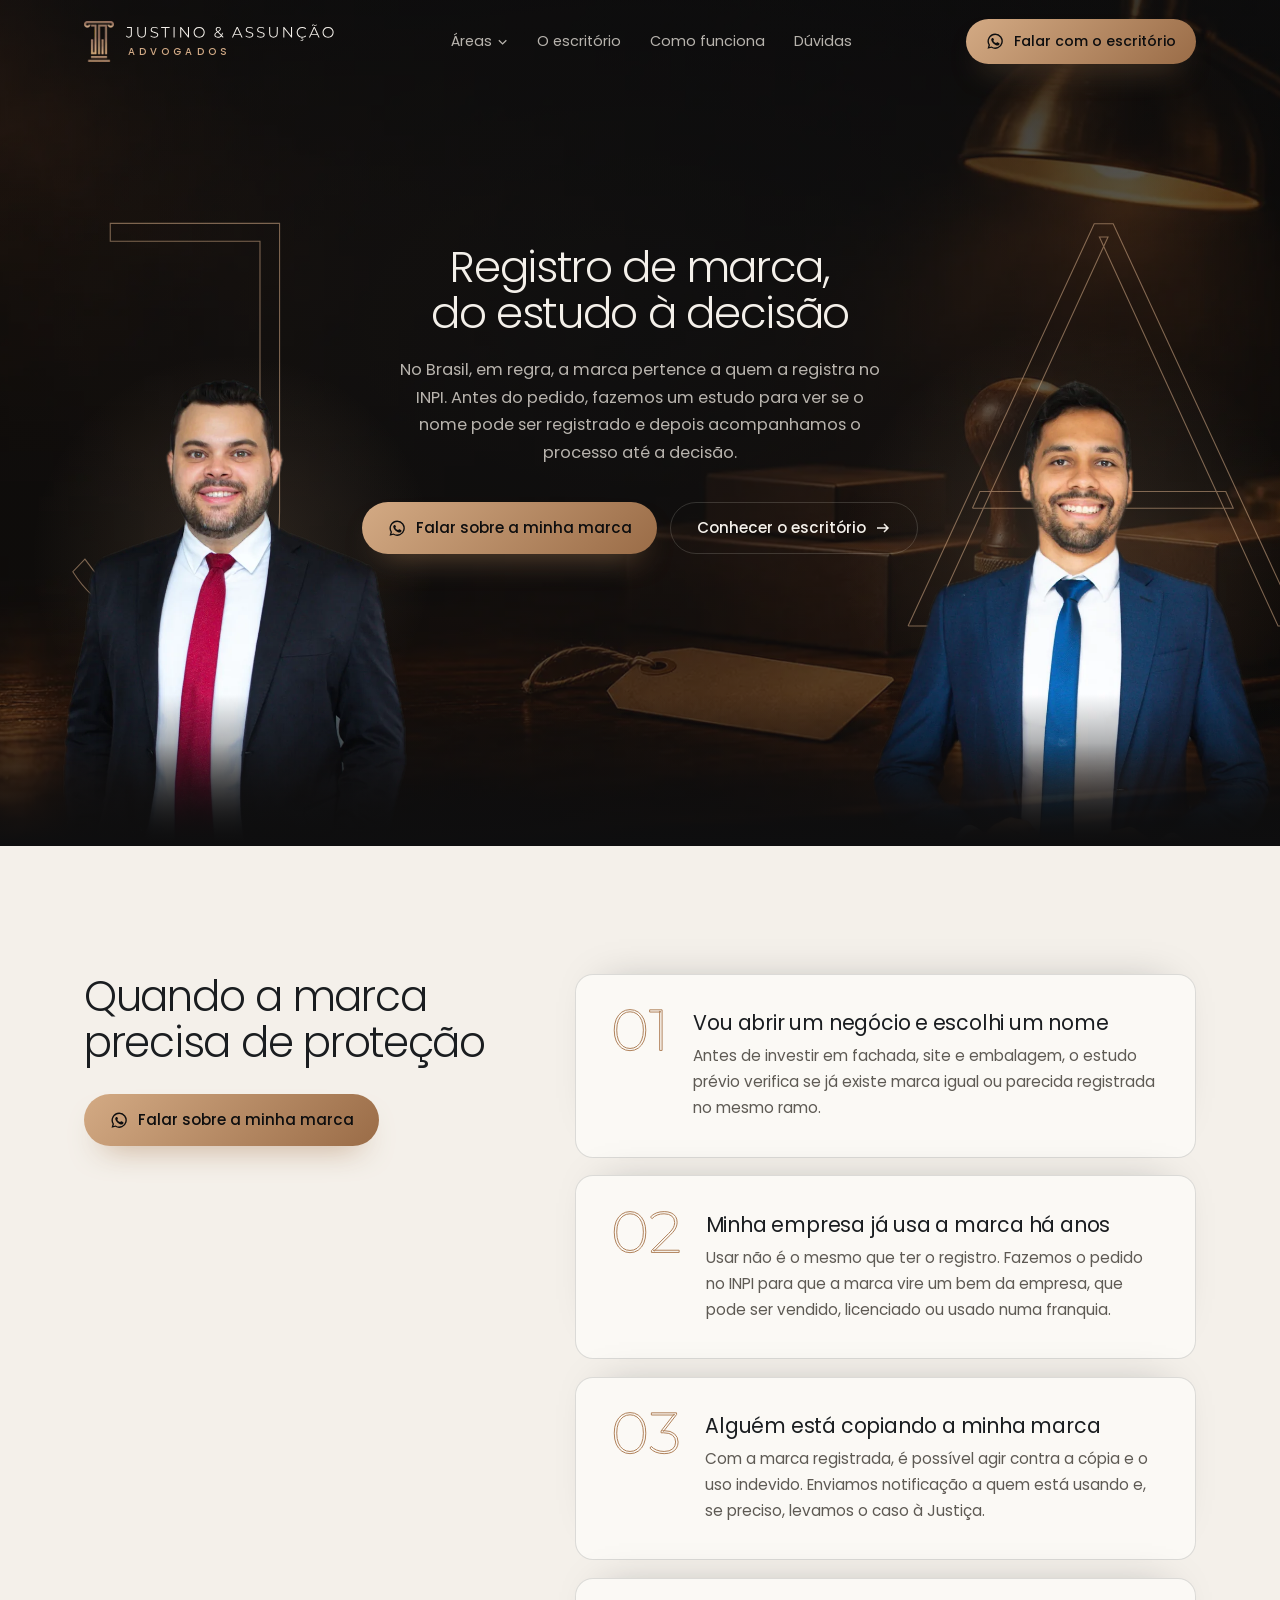
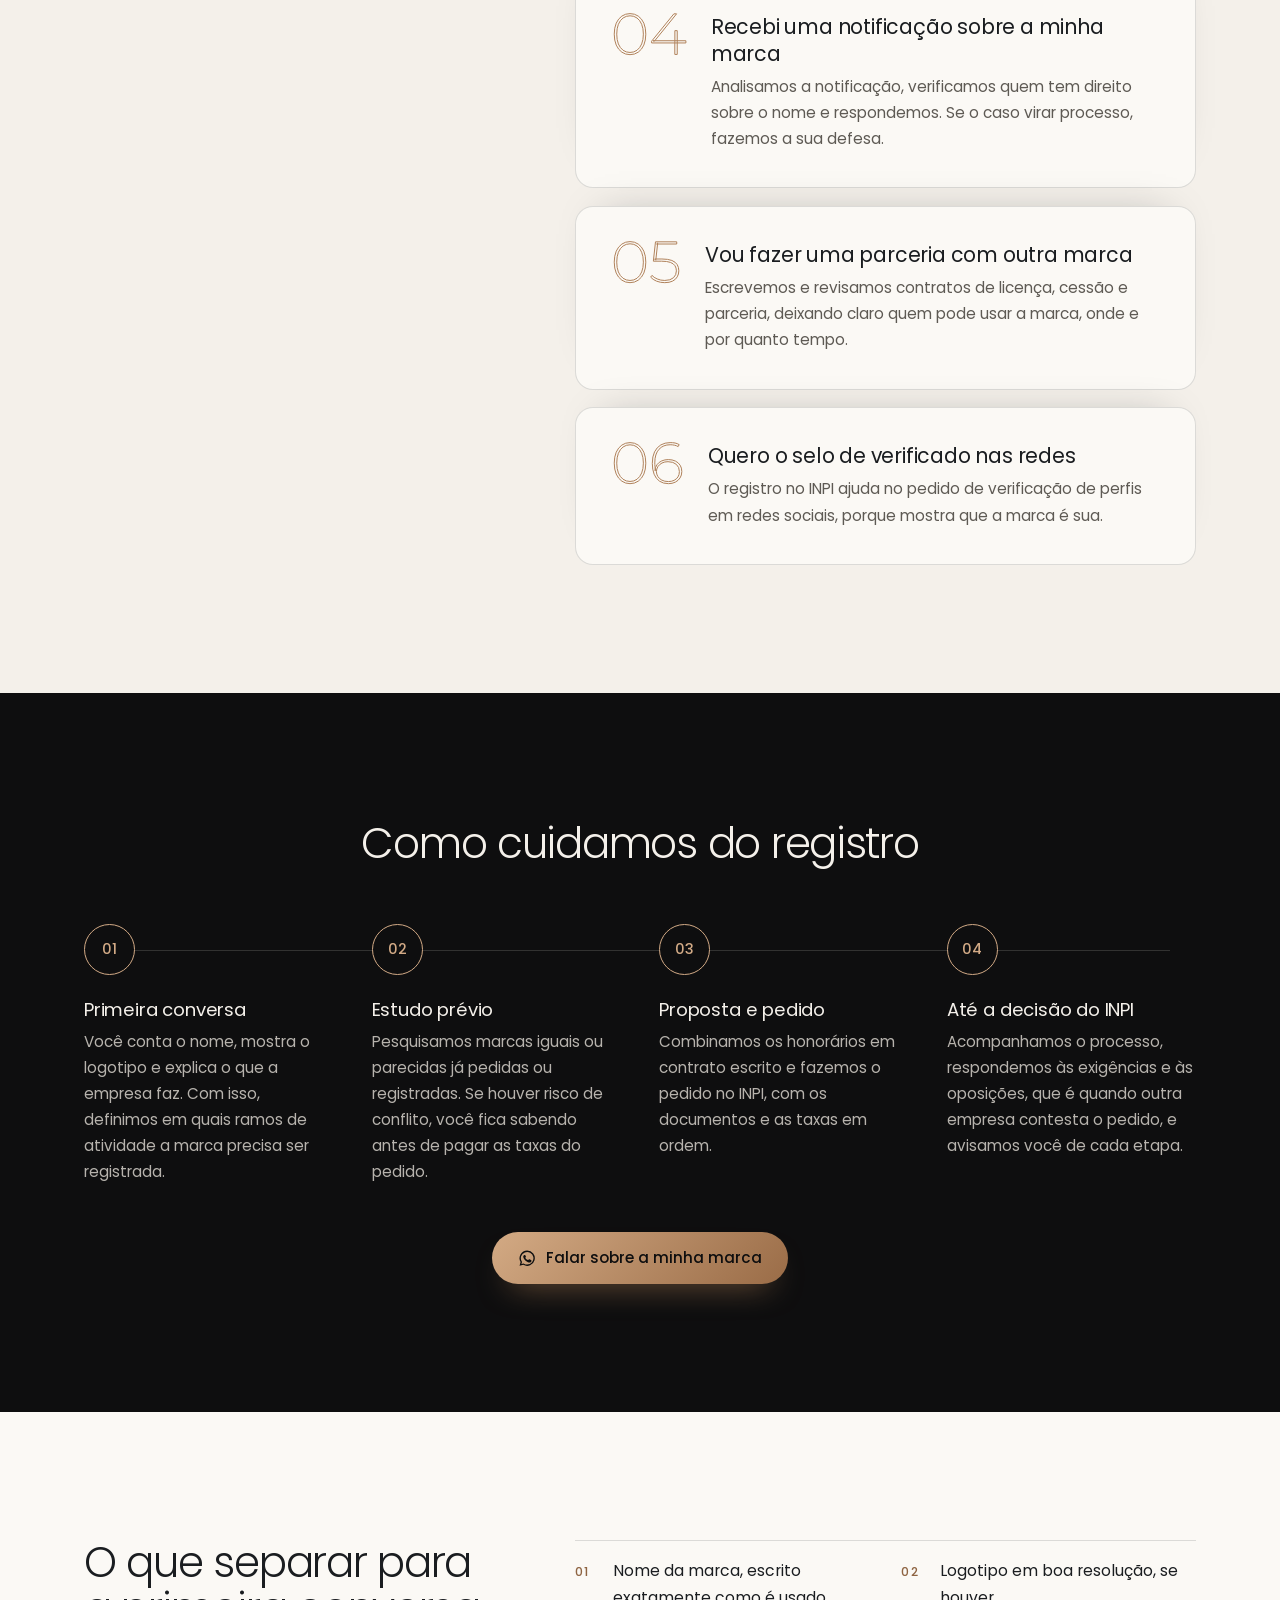
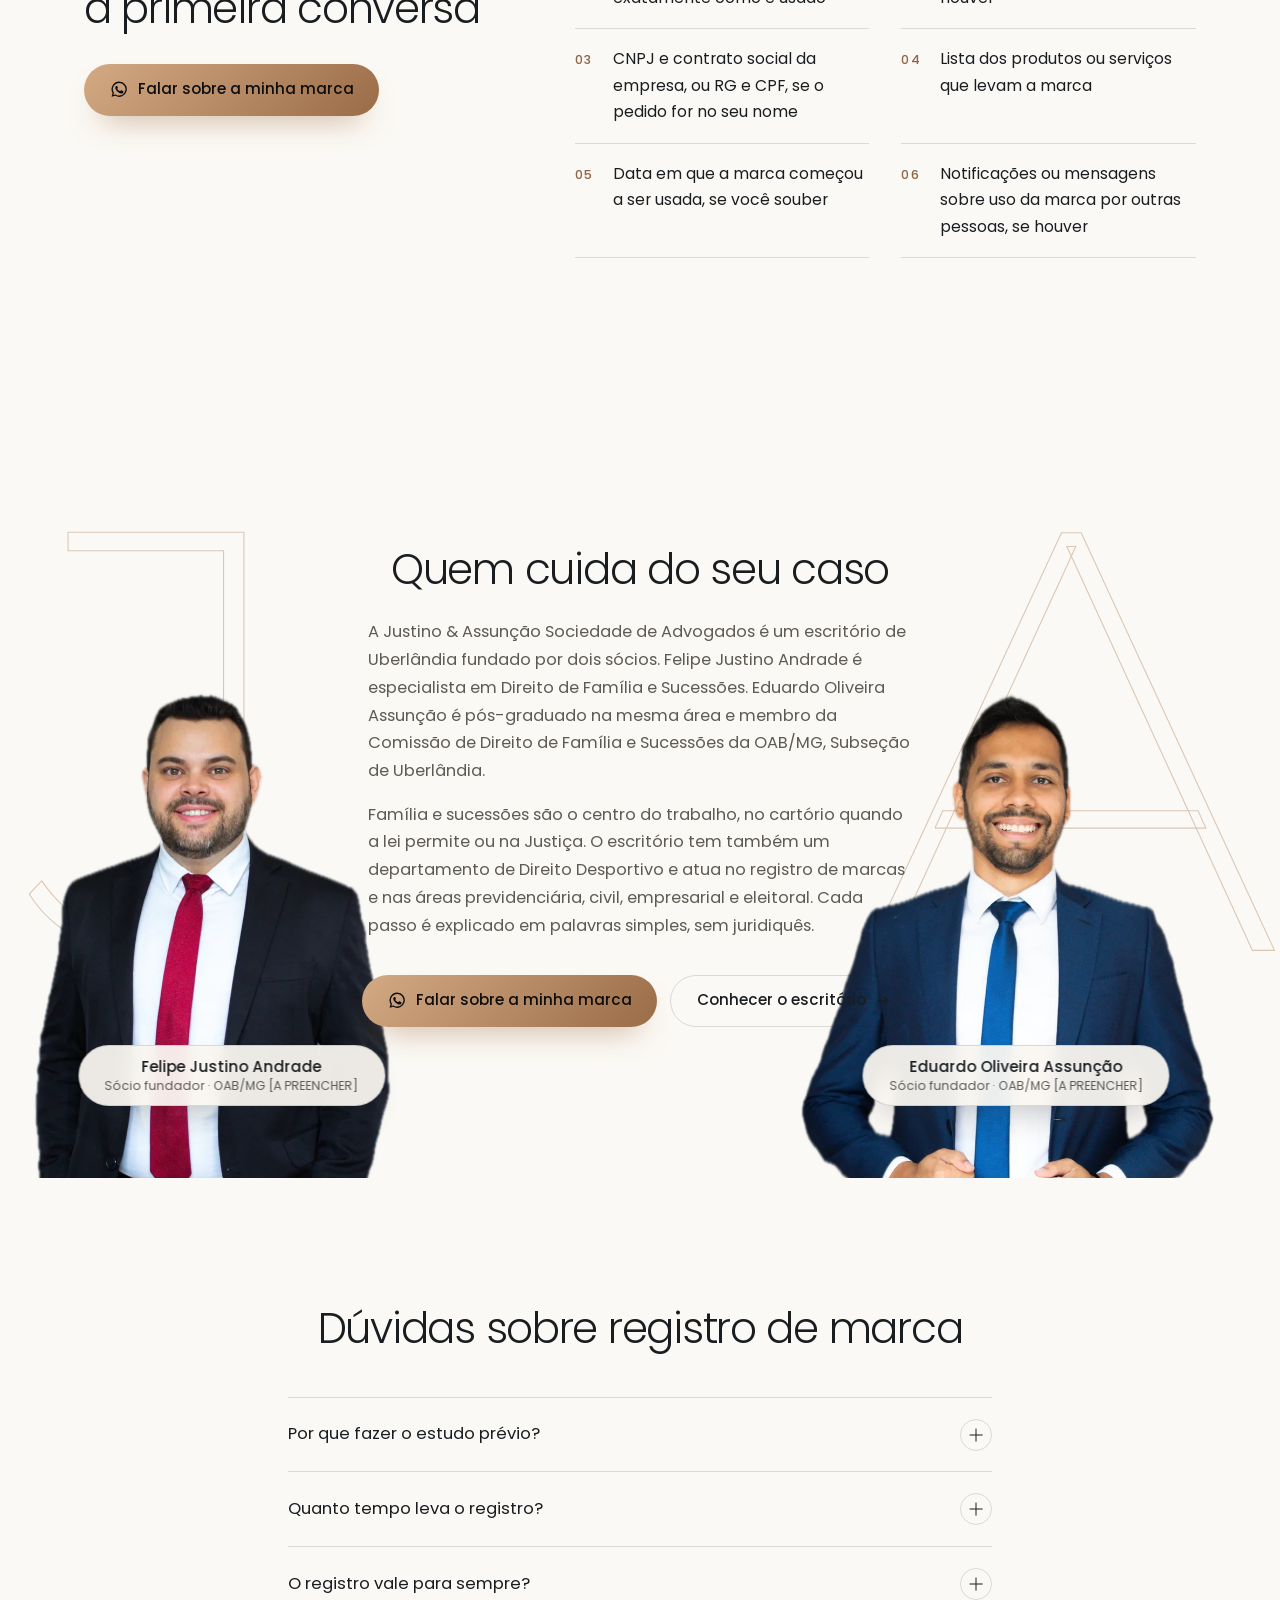
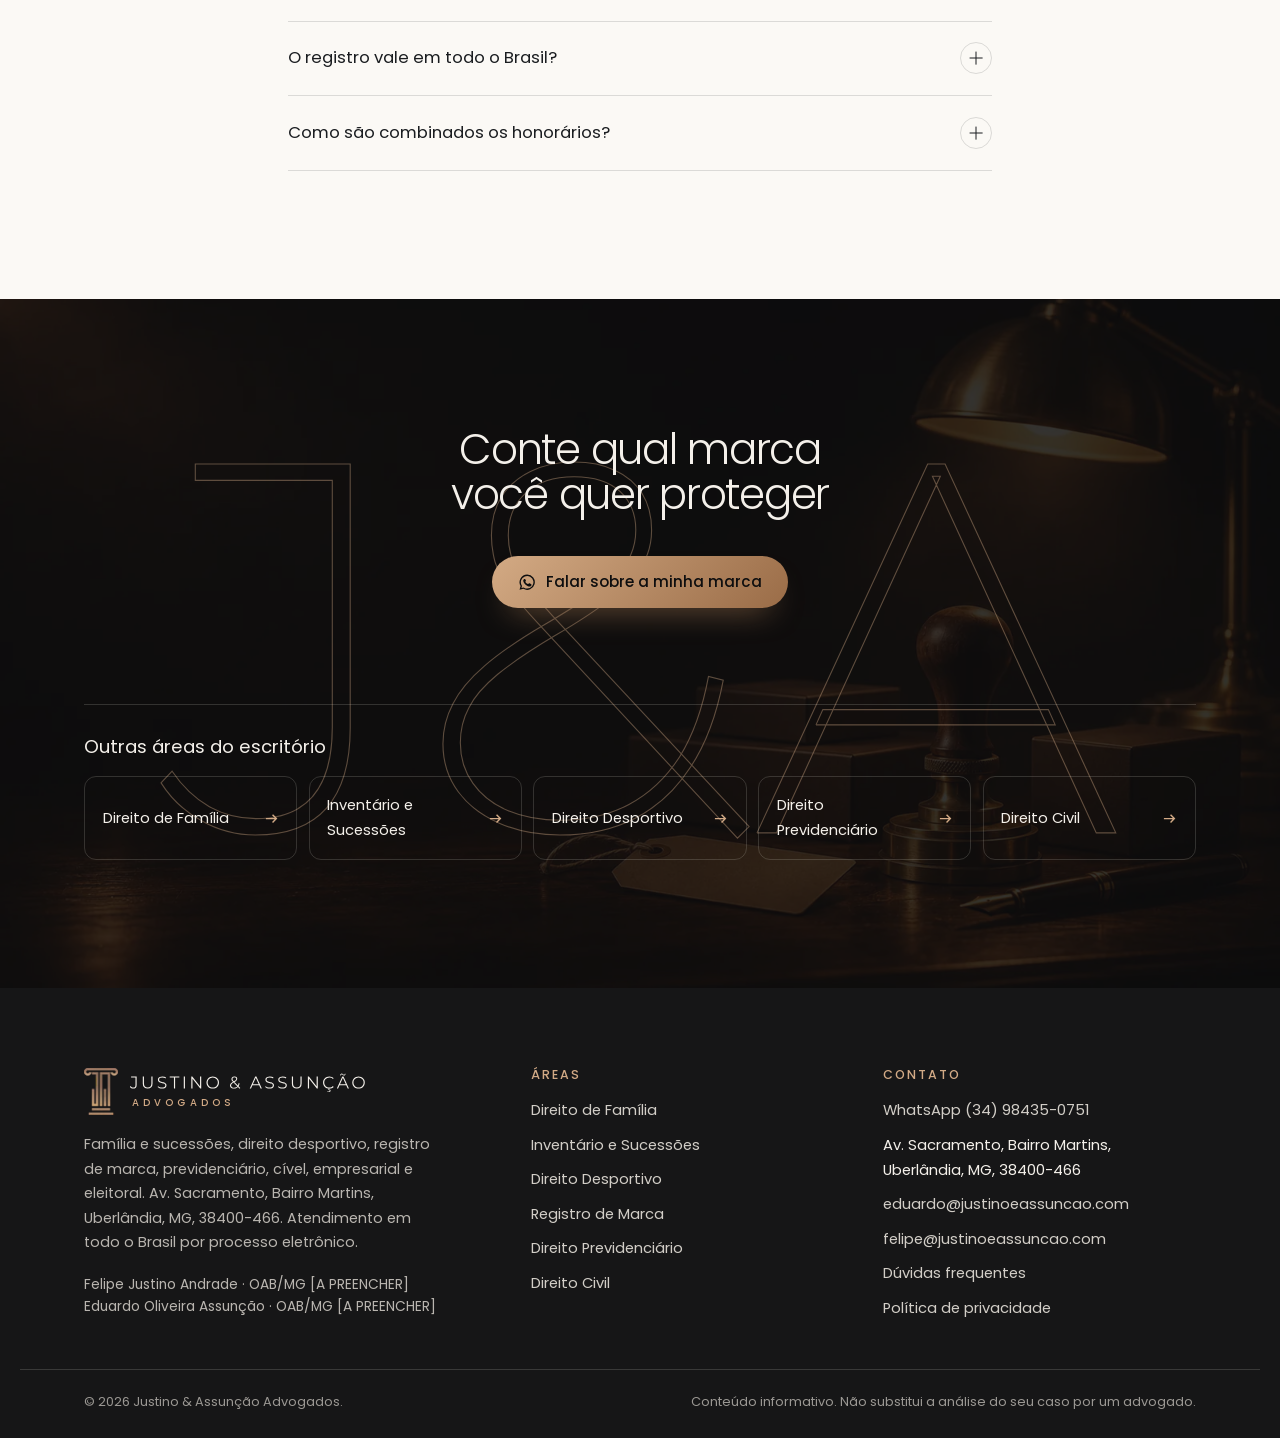
<file: marcas.html>
<!doctype html>
<html lang="pt-BR">
<head>
<meta charset="utf-8">
<meta name="viewport" content="width=device-width,initial-scale=1,viewport-fit=cover">
<title>Registro de marca no INPI em Uberlândia | Justino &amp; Assunção</title>
<meta name="description" content="Registro de marca no INPI em Uberlândia e em todo o Brasil: estudo prévio, pedido e acompanhamento até a decisão, contratos e notificações.">
<meta name="robots" content="noindex,nofollow">
<link rel="canonical" href="https://justinoeassuncao.vercel.app/marcas">
<meta name="theme-color" content="#0E0E0F">
<meta property="og:type" content="website"><meta property="og:locale" content="pt_BR"><meta property="og:site_name" content="Justino & Assunção Advogados">
<meta property="og:title" content="Registro de marca no INPI em Uberlândia | Justino &amp; Assunção"><meta property="og:description" content="Registro de marca no INPI em Uberlândia e em todo o Brasil: estudo prévio, pedido e acompanhamento até a decisão, contratos e notificações."><meta property="og:url" content="https://justinoeassuncao.vercel.app/marcas">
<meta property="og:image" content="https://justinoeassuncao.vercel.app/assets/img/og-v1.jpg"><meta name="twitter:card" content="summary_large_image">
<link rel="icon" href="/assets/img/favicon-ja.png" type="image/png" sizes="64x64"><link rel="apple-touch-icon" href="/assets/img/apple-touch-icon.png">
<link rel="preload" href="/assets/fonts/poppins-300.woff2" as="font" type="font/woff2" crossorigin>
<link rel="preload" href="/assets/fonts/poppins-500.woff2" as="font" type="font/woff2" crossorigin>
<link rel="preload" as="image" imagesrcset="/assets/img/fotos/eduardo-recorte-560.webp 478w, /assets/img/fotos/eduardo-recorte-900.webp 769w" imagesizes="(max-width:1060px) 74vw, 38vw" fetchpriority="high">
<script>document.documentElement.classList.add('js')</script>
<style>@font-face{font-family:"Poppins";src:url(/assets/fonts/poppins-300.woff2) format("woff2");font-weight:300;font-display:swap}@font-face{font-family:"Poppins";src:url(/assets/fonts/poppins-400.woff2) format("woff2");font-weight:400;font-display:swap}@font-face{font-family:"Poppins";src:url(/assets/fonts/poppins-500.woff2) format("woff2");font-weight:500;font-display:swap}@font-face{font-family:"Sans Reserva";src:local("Arial");size-adjust:112.5%}:root{--grafite:#0E0E0F;--grafite-2:#161617;--grafite-3:#232324;--areia:#F4F0EA;--areia-2:#E7DFD3;--papel:#FBF9F5;--verde:#A97B53;--cobre-1:#D3AA84;--cobre-2:#9A6C47;--bronze:#8E6442;--bronze-2:#B0825B;--bronze-cl:#D2AA86;--tinta:#1A1D20;--muted:#5E5A54;--claro-2:rgba(243,238,230,.74);--linha:rgba(26,29,32,.14);--linha-c:rgba(243,238,230,.16);--r:18px;--maxw:1240px;--gutter:clamp(1.25rem,5vw,4rem);--sec:clamp(5rem,10vw,8.5rem);--t-hero:clamp(2.7rem,4.7vw,4.5rem);--t-h2:clamp(2rem,3.3vw,3.05rem);--ease:cubic-bezier(.22,.8,.2,1)}*,*::before,*::after{box-sizing:border-box}html{-webkit-text-size-adjust:100%;scroll-behavior:smooth;scroll-padding-top:5.5rem}body{margin:0;font:400 1.02rem/1.7 "Poppins","Sans Reserva",system-ui,sans-serif;color:var(--tinta);background:var(--papel);-webkit-font-smoothing:antialiased;overflow-x:clip}img,svg{display:block;max-width:100%}a{color:inherit;text-decoration:none}button{font:inherit;color:inherit;background:none;border:0;cursor:pointer;padding:0}h1,h2,h3,p,ul,ol,dl,dd,figure{margin:0}h1,h2{font-weight:300;line-height:1.08;letter-spacing:-.03em;text-wrap:balance}h3{font-weight:400;line-height:1.3;letter-spacing:-.01em}.wrap{width:100%;max-width:var(--maxw);margin-inline:auto;padding-inline:var(--gutter)}.sec{padding-block:var(--sec)}.escuro{background:var(--grafite);color:var(--areia)}.areia{background:var(--areia)}:focus-visible{outline:2px solid var(--bronze-2);outline-offset:3px;border-radius:6px}::selection{background:var(--bronze-cl);color:var(--grafite)}.so-leitor{position:absolute;width:1px;height:1px;overflow:hidden;clip:rect(0 0 0 0);white-space:nowrap}.ctas{display:flex;flex-wrap:wrap;gap:.8rem;align-items:center}.btn{position:relative;display:inline-flex;align-items:center;justify-content:center;gap:.6rem;min-height:3.25rem;padding:.85rem 1.6rem;border-radius:999px;font-weight:500;font-size:.95rem;line-height:1.2;white-space:nowrap;overflow:hidden;isolation:isolate;transition:transform .35s var(--ease),background-color .3s,color .3s,border-color .3s}.btn svg{width:1.15rem;height:1.15rem;flex:none}.btn--pri{background:linear-gradient(135deg,var(--cobre-1),var(--cobre-2));color:#0E0E0F;box-shadow:0 16px 32px -18px rgba(169,123,83,.9)}.btn--pri::after{content:"";position:absolute;inset:0;z-index:-1;background:linear-gradient(110deg,transparent 30%,rgba(255,255,255,.28) 50%,transparent 70%);transform:translateX(-120%);transition:transform .9s var(--ease)}.btn--pri:hover{transform:translateY(-2px);filter:brightness(1.06)}.btn--pri:hover::after{transform:translateX(120%)}.btn--linha{border:1px solid var(--linha);color:var(--tinta)}.btn--linha:hover{border-color:var(--tinta)}.escuro .btn--linha,.capa .btn--linha{border-color:var(--linha-c);color:var(--areia)}.escuro .btn--linha:hover,.capa .btn--linha:hover{border-color:var(--areia)}.btn--linha svg{width:1rem;height:1rem;transition:transform .35s var(--ease)}.btn--linha:hover svg{transform:translateX(3px)}.top{position:fixed;inset:0 0 auto;z-index:40;color:var(--areia);transition:background-color .4s,box-shadow .4s,backdrop-filter .4s}.top.solid{background:rgba(14,14,15,.86);backdrop-filter:blur(14px);-webkit-backdrop-filter:blur(14px);box-shadow:0 1px 0 var(--linha-c)}.top__in{display:flex;align-items:center;gap:2rem;height:5.2rem}.marca{display:flex;align-items:center;gap:.75rem;flex:none}.marca__coluna{height:2.55rem;width:auto;flex:none}.marca__txt{display:flex;flex-direction:column;align-items:flex-start;gap:.15rem}.marca__nome{height:1.15rem;width:auto;fill:currentColor}.marca__txt>span{font-size:.62rem;font-weight:500;letter-spacing:.42em;text-transform:uppercase;color:var(--bronze-cl);padding-left:.12rem}.nav{display:flex;align-items:center;gap:1.8rem;margin-inline:auto;font-size:.9rem;color:var(--claro-2)}.nav>a,.nav__bt{transition:color .3s}.nav>a:hover,.nav__bt:hover{color:var(--areia)}.nav__areas{position:relative}.nav__bt{display:inline-flex;align-items:center;gap:.35rem;color:var(--claro-2)}.nav__bt svg{width:.7rem;height:.7rem;transition:transform .3s}.nav__menu{position:absolute;left:50%;top:calc(100% + .9rem);width:17rem;padding:.6rem;border-radius:14px;background:var(--grafite-2);box-shadow:0 30px 60px -20px rgba(0,0,0,.6),0 0 0 1px var(--linha-c);opacity:0;visibility:hidden;transform:translate(-50%,-6px);transition:opacity .25s,transform .25s var(--ease),visibility .25s}.nav__menu::before{content:"";position:absolute;inset:-1rem 0 auto;height:1rem}.nav__areas:hover .nav__menu,.nav__areas:focus-within .nav__menu,.nav__areas.aberto .nav__menu{opacity:1;visibility:visible;transform:translate(-50%,0)}.nav__areas:hover .nav__bt svg,.nav__areas.aberto .nav__bt svg{transform:rotate(180deg)}.nav__menu a{display:flex;justify-content:space-between;align-items:center;padding:.65rem .8rem;border-radius:9px;color:var(--areia);transition:background-color .2s}.nav__menu a:hover,.nav__menu a[aria-current]{background:var(--grafite-3)}.nav__menu a i{font-style:normal;font-size:.75rem;color:var(--bronze-cl)}.top .btn{min-height:2.8rem;padding:.65rem 1.25rem;font-size:.88rem}.menu-bt{display:none;width:2.9rem;height:2.9rem;border-radius:50%;border:1px solid var(--linha-c);place-items:center;margin-left:auto}.menu-bt i{display:block;width:1.1rem;height:1px;background:currentColor;box-shadow:0 -5px 0 currentColor,0 5px 0 currentColor;transition:box-shadow .3s,transform .3s}.menu{position:fixed;inset:0;z-index:39;background:var(--grafite);color:var(--areia);padding:6.5rem var(--gutter) 2rem;display:flex;flex-direction:column;gap:2rem;overflow-y:auto;opacity:0;visibility:hidden;transition:opacity .35s,visibility .35s}.menu.aberto{opacity:1;visibility:visible}.menu nav{display:flex;flex-direction:column}.menu nav a{display:flex;justify-content:space-between;align-items:baseline;padding:.95rem 0;border-bottom:1px solid var(--linha-c);font-size:1.35rem;font-weight:300}.menu nav a i{font-style:normal;font-size:.8rem;color:var(--bronze-cl)}.menu__extra{display:flex;flex-direction:column;gap:.4rem;font-size:.95rem;color:var(--claro-2)}.menu-aberto .menu-bt i{box-shadow:none;transform:rotate(45deg)}.menu-aberto .menu-bt i::after{content:"";display:block;width:100%;height:1px;background:currentColor;transform:rotate(90deg)}.capa{position:relative;min-height:100svh;display:flex;align-items:center;overflow:hidden;isolation:isolate;text-align:center;background:radial-gradient(70% 60% at 50% 38%,#1F1F21 0%,var(--grafite) 70%);color:var(--areia)}.capa::after{content:"";position:absolute;inset:auto 0 0;height:18%;z-index:1;background:linear-gradient(0deg,var(--grafite) 0%,rgba(14,14,15,0));pointer-events:none}.capa__fundo{position:absolute;inset:0;z-index:-1}.capa__fundo img{width:100%;height:100%;object-fit:cover;opacity:.62}.capa__fundo::after{content:"";position:absolute;inset:0;background:radial-gradient(52% 58% at 50% 42%,rgba(14,14,15,.72) 0%,rgba(14,14,15,.38) 100%),linear-gradient(180deg,rgba(14,14,15,.55) 0%,rgba(14,14,15,0) 30%)}.capa__palco{position:absolute;inset:0;z-index:0}.lado{position:absolute;bottom:0;height:min(52svh,32rem);display:flex;align-items:flex-end}.lado--l{right:calc(50% + 14.5rem)}.lado--r{left:calc(50% + 14.5rem)}.lado__foto{position:relative;z-index:2;height:100%;width:auto;max-width:none;-webkit-mask-image:linear-gradient(0deg,transparent 0,#000 22%);mask-image:linear-gradient(0deg,transparent 0,#000 22%)}.lado__luz{position:absolute;z-index:1;left:50%;top:38%;width:115%;aspect-ratio:1;transform:translate(-50%,-50%);border-radius:50%;background:radial-gradient(closest-side,rgba(201,162,122,.17),rgba(201,162,122,0))}.letra{position:absolute;z-index:0;height:150%;width:auto;top:-66%;overflow:visible}.lado--l .letra{left:50%;transform:translateX(-58%)}.lado--r .letra{left:50%;transform:translateX(-42%)}.letra path{fill:none;stroke:var(--bronze-cl);stroke-width:1.1px;vector-effect:non-scaling-stroke;opacity:.55;stroke-dasharray:1;stroke-dashoffset:1;animation:traco 3.4s var(--ease) .2s forwards}.lado--r .letra path{animation-delay:.5s}@keyframes traco{to{stroke-dashoffset:0}}.capa__txt{position:relative;z-index:3;max-width:calc(40rem + 2 * var(--gutter));margin-inline:auto;padding-block:6.5rem 12rem}.capa__marca{display:flex;flex-direction:column;align-items:center;gap:.7rem;margin-bottom:3.2rem}.capa__coluna{height:clamp(4rem,6vw,5.4rem);width:auto;margin-bottom:.5rem}.capa__nome{height:clamp(1.5rem,2.3vw,2.1rem);width:auto;fill:var(--areia)}.capa__marca span{text-transform:uppercase;font-size:.72rem;font-weight:500;letter-spacing:.55em;padding-left:.55em;color:var(--bronze-cl)}.capa h1{font-size:clamp(2.6rem,4.3vw,4.3rem);line-height:1.05}.capa__txt>p{margin:1.3rem auto 0;font-size:clamp(1.02rem,1.2vw,1.14rem);color:var(--claro-2);max-width:30rem}.capa .ctas{margin-top:2.2rem;justify-content:center}.capa--area{min-height:94svh}.capa--area .capa__txt{max-width:calc(42rem + 2 * var(--gutter));padding-top:9rem}.capa--area h1{font-size:clamp(2.2rem,3.4vw,3.1rem)}.home .top:not(.solid) .marca{opacity:0;pointer-events:none}.top .marca{transition:opacity .4s}.seletor{background:var(--grafite);color:var(--areia);padding-block:0 clamp(3.5rem,7vw,5rem)}.seletor__in{display:grid;grid-template-columns:minmax(0,.7fr) minmax(0,2fr);gap:2rem;align-items:center;padding-top:2.2rem;border-top:1px solid var(--linha-c)}.seletor__h{font-size:clamp(1.3rem,2vw,1.7rem);font-weight:300;letter-spacing:-.02em;line-height:1.2}.seletor__grade{display:grid;grid-template-columns:repeat(3,1fr);gap:.6rem}.seletor a{display:flex;align-items:center;justify-content:space-between;gap:.8rem;padding:.9rem 1rem .9rem 1.1rem;border-radius:12px;border:1px solid var(--linha-c);font-size:.9rem;line-height:1.35;text-align:left;background:rgba(255,255,255,.02);transition:border-color .3s,background-color .3s}.seletor a svg{width:.95rem;height:.95rem;flex:none;color:var(--bronze-cl);transition:transform .35s var(--ease)}.seletor a:hover{border-color:var(--bronze-cl);background:rgba(201,162,122,.08)}.seletor a:hover svg{transform:translateX(3px)}.com-fundo,.final{position:relative;isolation:isolate;overflow:hidden}.sec__fundo{position:absolute;inset:0;z-index:-2}.sec__fundo img{width:100%;height:100%;object-fit:cover}.sec__fundo::after{content:"";position:absolute;inset:0;background:rgba(14,14,15,.8)}.manifesto-sec{clip-path:inset(0)}.sec__fundo--fixo{position:fixed}.manifesto-sec .sec__fundo::after{background:linear-gradient(180deg,rgba(14,14,15,.86) 0%,rgba(14,14,15,.7) 45%,rgba(14,14,15,.9) 100%)}.alcance-sec .sec__fundo::after{background:linear-gradient(90deg,rgba(14,14,15,.94) 0%,rgba(14,14,15,.7) 55%,rgba(14,14,15,.82) 100%)}.final .sec__fundo::after{background:rgba(14,14,15,.84)}.letreiro{position:absolute;overflow:visible;pointer-events:none}.letreiro path{fill:none;stroke:var(--bronze-cl);stroke-width:1.1px;vector-effect:non-scaling-stroke;opacity:.4;stroke-dasharray:1;stroke-dashoffset:1}.indice-cab{display:flex;justify-content:space-between;align-items:end;gap:2rem;margin-bottom:clamp(2.4rem,5vw,3.6rem)}.indice-cab h2{font-size:var(--t-h2);max-width:34rem}.indice{margin:0;padding:0;list-style:none;border-top:1px solid var(--linha)}.indice a{position:relative;display:grid;grid-template-columns:3.6rem minmax(0,1fr) minmax(0,1.15fr) 3.4rem;align-items:center;gap:1.5rem;padding:1.7rem .4rem;border-bottom:1px solid var(--linha);isolation:isolate}.indice a::before{content:"";position:absolute;inset:0;z-index:-1;background:var(--grafite);transform:scaleY(0);transform-origin:bottom;transition:transform .55s var(--ease)}.indice__n{font-size:.82rem;font-weight:500;letter-spacing:.12em;color:var(--bronze);transition:color .4s}.indice__nome{font-size:clamp(1.6rem,2.7vw,2.4rem);font-weight:300;letter-spacing:-.02em;line-height:1.1;transition:color .4s,transform .55s var(--ease)}.indice__txt{color:var(--muted);font-size:.96rem;transition:color .4s}.indice__seta{width:3.2rem;height:3.2rem;border-radius:50%;border:1px solid var(--linha);display:grid;place-items:center;transition:border-color .4s,background-color .4s,color .4s,transform .55s var(--ease)}.indice__seta svg{width:1.1rem;height:1.1rem}.indice a:hover::before,.indice a:focus-visible::before{transform:scaleY(1);transform-origin:top}.indice a:hover .indice__nome{color:var(--areia);transform:translateX(.6rem)}.indice a:hover .indice__txt{color:var(--claro-2)}.indice a:hover .indice__n{color:var(--bronze-cl)}.indice a:hover .indice__seta{border-color:var(--bronze-cl);background:var(--bronze-cl);color:var(--grafite);transform:rotate(-45deg)}.manifesto{font-size:clamp(1.6rem,3.1vw,2.75rem);font-weight:300;line-height:1.3;letter-spacing:-.02em;max-width:58rem}.manifesto span{opacity:.38;transition:opacity .45s}.manifesto span.on{opacity:1}.manifesto-sec .ctas{margin-top:2.4rem}.difs{display:grid;grid-template-columns:repeat(5,1fr);gap:clamp(1rem,2.4vw,2rem);margin:clamp(4rem,8vw,6rem) 0 0;padding:0;list-style:none}.dif{padding-top:1.4rem;border-top:1px solid var(--linha-c)}.dif svg{height:3.2rem;width:auto;margin-bottom:1.3rem;overflow:visible}.dif svg path{fill:none;stroke:var(--bronze-cl);stroke-width:1px;vector-effect:non-scaling-stroke;stroke-dasharray:1;stroke-dashoffset:1}.dif.in svg path{animation:traco 2.2s var(--ease) forwards}.dif h3{font-size:1.08rem;color:var(--areia)}.dif p{margin-top:.5rem;font-size:.92rem;color:var(--claro-2)}.equipe{position:relative;overflow:hidden;isolation:isolate;min-height:min(88svh,50rem);display:flex;align-items:center;background:var(--papel);padding-block:clamp(4.5rem,9svh,6rem) clamp(3.5rem,8svh,5.5rem)}.equipe__txt{position:relative;z-index:2;text-align:center;max-width:calc(36rem + 2 * var(--gutter))}.equipe h2{font-size:var(--t-h2);white-space:nowrap}.equipe__p{text-align:left;max-width:34rem;margin:1.6rem auto 0;color:var(--muted)}.equipe__p p+p{margin-top:1rem}.equipe .ctas{justify-content:center;margin-top:2.2rem}.equipe__palco{position:absolute;inset:0;z-index:1;pointer-events:none}.eq{position:absolute;bottom:0;margin:0;height:min(54svh,31rem);display:flex;align-items:flex-end}.eq--l{right:calc(50% + 15.5rem)}.eq--r{left:calc(50% + 10rem)}.eq--r .letra{left:4rem}.eq__foto{position:relative;z-index:1;height:100%;width:auto;max-width:none}.eq .letra path{stroke:var(--bronze-2);opacity:.42;animation:none}.equipe.in .eq .letra path{animation:traco 3.2s var(--ease) .2s forwards}.eq__nome{position:absolute;z-index:2;left:50%;bottom:clamp(3.2rem,8svh,4.6rem);transform:translateX(-50%);display:flex;flex-direction:column;align-items:center;padding:.7rem 1.6rem;border-radius:999px;background:rgba(250,247,242,.94);border:1px solid var(--linha);box-shadow:0 18px 36px -20px rgba(26,29,32,.45);-webkit-backdrop-filter:blur(8px);backdrop-filter:blur(8px);text-align:center;white-space:nowrap;line-height:1.35}.eq__nome b{font-weight:500;font-size:.95rem;color:var(--tinta)}.eq__nome span{font-size:.76rem;color:var(--muted)}.eq--l .eq__nome{left:56%}.eq--r .eq__nome{left:52%}.cab-centro{font-size:var(--t-h2);text-align:center;margin:0 auto clamp(2.4rem,5vw,3.6rem)}.fim-centro{justify-content:center;margin-top:clamp(2.2rem,4vw,3rem)}@media (min-width:861px){.cab-centro{white-space:nowrap}}.areas-sec{padding-block:clamp(3.5rem,8svh,5.5rem)}.areas-sec .cab-centro{margin-bottom:clamp(1.6rem,3.5svh,2.4rem)}.areas-sec .indice a{padding:clamp(.7rem,1.6svh,1.05rem) .4rem}.areas-sec .indice__nome{font-size:clamp(1.4rem,2.2vw,1.95rem)}.areas-sec .indice__txt{font-size:.9rem;line-height:1.55}.areas-sec .indice__seta{width:2.7rem;height:2.7rem}.areas-sec .fim-centro{margin-top:clamp(1.6rem,3.5svh,2.4rem)}.passos-cab{display:flex;justify-content:space-between;align-items:end;gap:2rem;margin-bottom:clamp(2.8rem,6vw,4rem)}.passos-cab h2{font-size:var(--t-h2);max-width:32rem}.passos{position:relative;display:grid;grid-template-columns:repeat(4,1fr);gap:clamp(1.2rem,3vw,2.4rem);margin:0;padding:0;list-style:none}.passos::before,.passos__linha{content:"";position:absolute;left:1.6rem;right:1.6rem;top:1.6rem;height:1px;background:var(--linha)}.passos__linha{background:var(--bronze-2);transform:scaleX(var(--p,0));transform-origin:left;transition:transform .15s linear}.escuro .passos::before{background:var(--linha-c)}.escuro .passos__linha{background:var(--bronze-cl)}.passo b{position:relative;display:grid;place-items:center;width:3.2rem;height:3.2rem;border-radius:50%;background:var(--papel);border:1px solid var(--bronze-2);color:var(--bronze);font-weight:500;font-size:.9rem;margin-bottom:1.4rem}.areia .passo b{background:var(--areia)}.escuro .passo b{background:var(--grafite);border-color:var(--bronze-cl);color:var(--bronze-cl)}.passo h3{font-size:1.14rem}.passo p{margin-top:.5rem;color:var(--muted);font-size:.95rem}.escuro .passo p{color:var(--claro-2)}.alcance{display:grid;grid-template-columns:minmax(0,1fr) minmax(0,1fr);gap:clamp(2rem,6vw,5rem);align-items:center}.alcance h2{font-size:var(--t-h2)}.alcance p{margin-top:1.2rem;color:var(--claro-2)}.alcance .ctas{margin-top:2.2rem}.mapa{width:100%;max-width:34rem;margin-inline:auto;overflow:visible}.mapa__pais{fill:rgba(201,162,122,.05);stroke:var(--bronze-cl);stroke-width:1.2;stroke-linejoin:round;stroke-dasharray:1;stroke-dashoffset:1}.mapa__arco{fill:none;stroke:var(--bronze-cl);stroke-width:1;opacity:.55;stroke-dasharray:1;stroke-dashoffset:1}.mapa__cap{fill:var(--bronze-cl);opacity:0}.mapa__udi{fill:var(--areia)}.mapa__onda{fill:none;stroke:var(--areia);stroke-width:1;transform-box:fill-box;transform-origin:center;opacity:0}.mapa__nome{font:500 15px "Poppins","Sans Reserva",sans-serif;fill:var(--areia)}.mapa.ver .mapa__pais{animation:traco 2.6s var(--ease) forwards}.mapa.ver .mapa__arco{animation:traco 1.4s var(--ease) var(--d) forwards}.mapa.ver .mapa__cap{animation:aparece .5s var(--ease) var(--d) forwards}.mapa.ver .mapa__onda{animation:onda 2.8s ease-out 1s infinite}.mapa.ver .mapa__onda--2{animation-delay:2.4s}@keyframes aparece{to{opacity:.9}}@keyframes onda{0%{opacity:.7;transform:scale(1)}100%{opacity:0;transform:scale(4.2)}}.sit{display:grid;grid-template-columns:minmax(0,.8fr) minmax(0,1.2fr);gap:clamp(2rem,6vw,5rem);align-items:start}.sit__cab{position:sticky;top:7.5rem;display:flex;flex-direction:column;align-items:flex-start;gap:1.8rem}.sit__cab h2{font-size:var(--t-h2)}.cartoes{display:flex;flex-direction:column;gap:1.1rem;margin:0;padding:0;list-style:none}.cartao{position:sticky;top:calc(7.5rem + var(--i) * .9rem);display:grid;grid-template-columns:auto 1fr;gap:.4rem 1.5rem;padding:clamp(1.5rem,3vw,2.2rem);border-radius:var(--r);background:var(--papel);border:1px solid var(--linha);box-shadow:0 -16px 40px -30px rgba(26,29,32,.35)}.cartao svg{grid-row:span 2;height:2.6rem;width:auto;overflow:visible}.cartao svg path{fill:none;stroke:var(--bronze-2);stroke-width:1px;vector-effect:non-scaling-stroke}.cartao h3{font-size:clamp(1.1rem,1.6vw,1.3rem);align-self:end}.cartao p{color:var(--muted);font-size:.96rem}.docs{display:grid;grid-template-columns:minmax(0,.8fr) minmax(0,1.2fr);gap:clamp(2rem,6vw,5rem);align-items:start}.docs h2{font-size:var(--t-h2)}.docs .ctas{margin-top:2rem}.docs__lista{display:grid;grid-template-columns:1fr 1fr;column-gap:2rem;margin:0;padding:0;list-style:none;border-top:1px solid var(--linha);counter-reset:d}.docs__lista li{display:grid;grid-template-columns:2.4rem 1fr;padding:1.05rem 0;border-bottom:1px solid var(--linha);counter-increment:d;font-size:.98rem}.docs__lista li::before{content:counter(d,decimal-leading-zero);font-size:.78rem;font-weight:500;letter-spacing:.1em;color:var(--bronze);padding-top:.2rem}.faq{max-width:52rem;margin-inline:auto}.faq .cab-centro{margin-bottom:clamp(1.8rem,4vw,2.8rem)}.faq__item{border-bottom:1px solid var(--linha)}.faq__item:first-child{border-top:1px solid var(--linha)}.faq__item summary{display:flex;justify-content:space-between;align-items:center;gap:1rem;padding:1.3rem 0;cursor:pointer;list-style:none;font-size:1.04rem}.faq__item summary::-webkit-details-marker{display:none}.faq__item summary i{position:relative;flex:none;width:2rem;height:2rem;border-radius:50%;border:1px solid var(--linha);transition:transform .4s var(--ease),background-color .3s,border-color .3s}.faq__item summary i::before,.faq__item summary i::after{content:"";position:absolute;left:50%;top:50%;width:.8rem;height:1px;background:currentColor;transform:translate(-50%,-50%)}.faq__item summary i::after{transform:translate(-50%,-50%) rotate(90deg)}.faq__item[open] summary i{transform:rotate(45deg);background:var(--bronze);border-color:var(--bronze);color:#fff}.faq__item p{padding:0 3rem 1.4rem 0;color:var(--muted)}.final{position:relative;overflow:hidden;isolation:isolate;text-align:center}.final .letreiro{left:50%;top:50%;width:min(92vw,60rem);height:auto;transform:translate(-50%,-50%);z-index:-1}.final.in .letreiro path{animation:traco 3.2s var(--ease) forwards}.final h2{font-size:var(--t-h2);max-width:44rem;margin-inline:auto}.final p{margin:1.2rem auto 0;max-width:38rem;color:var(--claro-2)}.final .ctas{justify-content:center;margin-top:2.4rem}.outras{margin-top:clamp(4rem,8vw,6rem);padding-top:2rem;border-top:1px solid var(--linha-c);text-align:left}.outras h2{font-size:1.15rem;font-weight:400;letter-spacing:0;margin:0 0 1.2rem;max-width:none}.outras__lista{display:grid;grid-template-columns:repeat(5,1fr);gap:.7rem}.outras__lista a{display:flex;justify-content:space-between;align-items:center;gap:.6rem;padding:1rem 1.1rem;border-radius:12px;border:1px solid var(--linha-c);font-size:.92rem;transition:border-color .3s,background-color .3s}.outras__lista a:hover{border-color:var(--bronze-cl);background:rgba(201,162,122,.08)}.outras__lista svg{width:.95rem;height:.95rem;color:var(--bronze-cl);flex:none}.rod{background:var(--grafite-2);color:var(--areia);padding-block:clamp(3.5rem,7vw,5rem) 1.6rem}.rod__in{display:grid;grid-template-columns:1.3fr 1fr 1fr;gap:2.5rem}.rod .marca__nome{height:1.3rem}.rod .marca__coluna{height:2.9rem}.rod__marca p{margin-top:1.1rem;font-size:.9rem;color:var(--claro-2);max-width:22rem}.rod__marca ul{margin:1.2rem 0 0;padding:0;list-style:none;font-size:.86rem;color:var(--claro-2);line-height:1.6}.rod__col h2{font-size:.78rem;font-weight:500;letter-spacing:.16em;text-transform:uppercase;color:var(--bronze-cl);margin-bottom:1rem}.rod__col ul{margin:0;padding:0;list-style:none;display:flex;flex-direction:column;gap:.6rem;font-size:.92rem}.rod__col a{color:rgba(243,238,230,.85);transition:color .3s}.rod__col a:hover{color:var(--bronze-cl)}.rod__fim{margin-top:3rem;padding-top:1.3rem;border-top:1px solid var(--linha-c);font-size:.8rem;color:rgba(243,238,230,.6);display:flex;justify-content:space-between;gap:1rem;flex-wrap:wrap}.zap{position:fixed;right:1.1rem;bottom:1.1rem;z-index:50;display:grid;place-items:center;width:3.6rem;height:3.6rem;border-radius:50%;background:#1FAF5A;color:#fff;box-shadow:0 16px 34px -14px rgba(0,0,0,.45);transition:transform .35s var(--ease)}.zap svg{width:1.9rem;height:1.9rem}.zap:hover{transform:translateY(-2px)}.js .zap{opacity:0;transform:translateY(12px);pointer-events:none;transition:opacity .4s var(--ease),transform .4s var(--ease)}.js .zap.ver{opacity:1;transform:none;pointer-events:auto}.texto-pag{padding-top:9rem}.texto{max-width:46rem}.texto h1{font-size:var(--t-h2)}.texto h2{font-size:1.35rem;margin:2.2rem 0 .6rem;font-weight:400;letter-spacing:-.01em}.texto p{color:var(--muted)}.obrigado{min-height:100svh;display:grid;place-items:center;text-align:center;padding:2rem;background:var(--grafite);color:var(--areia)}.obrigado .capa__coluna{display:block;margin:0 auto 1.1rem}.obrigado .marca__nome{height:1.45rem;margin:0 auto}.obrigado h1{margin-top:2rem;font-size:clamp(1.8rem,4vw,2.8rem)}.obrigado p{margin-top:.8rem;color:var(--claro-2)}.gira{width:2.6rem;height:2.6rem;margin:2rem auto;border-radius:50%;border:1.5px solid var(--linha-c);border-top-color:var(--bronze-cl);animation:gira 1s linear infinite}@keyframes gira{to{transform:rotate(360deg)}}.obrigado .ctas{justify-content:center}.js .rv{opacity:0;transform:translate3d(0,26px,0);transition:opacity .9s var(--ease),transform 1.1s var(--ease)}.js .rv.in{opacity:1;transform:none}.js .rv[data-d="1"]{transition-delay:.08s}.js .rv[data-d="2"]{transition-delay:.16s}.js .rv[data-d="3"]{transition-delay:.24s}.js .rv[data-d="4"]{transition-delay:.32s}@media (max-width:1060px){.nav,.top .btn{display:none}.menu-bt{display:grid}.difs{grid-template-columns:repeat(3,1fr);row-gap:2.6rem}.capa{flex-direction:column;align-items:stretch;min-height:0}.capa__txt{order:-1;padding-block:7rem 0;max-width:calc(34rem + 2 * var(--gutter))}.capa__palco{position:relative;inset:auto;height:min(64vw,25rem);margin-top:3.5rem}.lado{height:100%}.lado--l{right:46%}.lado--r{left:46%;z-index:1}.letra{height:125%;top:-32%}.seletor__grade{grid-template-columns:1fr 1fr}.equipe{flex-direction:column;align-items:stretch;min-height:0;padding-bottom:0}.sec__fundo--fixo{position:absolute}.manifesto-sec{clip-path:none}.alcance-sec .sec__fundo::after{background:linear-gradient(180deg,rgba(14,14,15,.9) 0%,rgba(14,14,15,.72) 60%,rgba(14,14,15,.86) 100%)}.equipe__palco{position:relative;inset:auto;height:min(68vw,26rem);margin-top:3rem}.eq{height:100%}.eq--l{right:47%}.eq--r{left:45%}.eq--r .letra{left:0}.eq--l .eq__nome{left:auto;right:calc(3vw + 4px);transform:none;max-width:calc(50vw - 16px)}.eq--r .eq__nome{left:calc(5vw + 4px);transform:none;max-width:calc(50vw - 16px)}.outras__lista{grid-template-columns:repeat(3,1fr)}}@media (max-width:860px){.alcance,.sit,.docs{grid-template-columns:1fr}.sit__cab{position:relative;top:0}.indice a{grid-template-columns:2.6rem minmax(0,1fr) 3rem;row-gap:.3rem}.indice__txt{grid-column:2;grid-row:2}.indice__seta{grid-row:1 / span 2;grid-column:3}.passos{grid-template-columns:1fr 1fr;row-gap:2.6rem}.passos::before,.passos__linha{display:none}.rod__in{grid-template-columns:1fr 1fr}.rod__marca{grid-column:1 / -1}}@media (min-width:1061px) and (max-width:1260px){.eq--l .eq__nome{left:auto;right:0;transform:none}.eq--r .eq__nome{left:0;transform:none}.eq__nome{padding:.55rem 1.05rem}.eq__nome b{font-size:.86rem}.eq__nome span{font-size:.7rem}}@media (max-width:760px){.top__in{height:4.6rem}.capa:not(.capa--area) h1{max-width:5.5em;margin-inline:auto}.marca__nome{height:.98rem}.marca__coluna{height:2.2rem}.marca{gap:.6rem}.seletor__in{grid-template-columns:1fr;text-align:center}.seletor__grade{grid-template-columns:1fr}.ctas{justify-content:center}.indice-cab,.passos-cab{flex-direction:column;align-items:center;text-align:center}.alcance__txt,.sit__cab,.docs__cab,.manifesto-sec .wrap{text-align:center;align-items:center}.equipe h2{white-space:normal}.equipe__p{text-align:center}.eq__nome{bottom:.9rem;padding:.5rem 1rem;white-space:normal;width:max-content;max-width:44vw}.eq__nome b{font-size:.76rem;line-height:1.25}.eq__nome span{display:none}.eq__nome{padding:.5rem .8rem;width:calc(50vw - 22px);min-height:3.4rem;justify-content:center}.manifesto{margin-inline:auto}.difs{grid-template-columns:1fr 1fr;text-align:center}.dif svg{margin-inline:auto}.dif:last-child{grid-column:1 / -1}.passos{grid-template-columns:1fr;text-align:center}.passo b{margin-inline:auto}.indice a{padding:1.3rem .2rem;gap:1rem}.indice__nome{font-size:1.5rem}.indice__seta{width:2.6rem;height:2.6rem}.cartao{grid-template-columns:1fr;text-align:center;top:calc(5.8rem + var(--i) * .7rem)}.cartao svg{grid-row:auto;margin:0 auto .6rem}.docs__lista{grid-template-columns:1fr;text-align:left}.faq__item p{padding-right:0}.outras__lista{grid-template-columns:1fr 1fr}.rod__in{grid-template-columns:1fr;text-align:center}.rod .marca{justify-content:center}.rod__marca p,.rod__marca ul{margin-inline:auto}.rod__fim{justify-content:center;text-align:center}.btn{padding-inline:1.3rem}}@media (max-width:359px){.btn{white-space:normal}}@media (prefers-reduced-motion:reduce){*,*::before,*::after{animation-duration:.01ms!important;animation-iteration-count:1!important;transition-duration:.01ms!important}.js .rv{opacity:1;transform:none}.manifesto span{opacity:1}}@media (max-width:600px){.ctas{display:grid;grid-template-columns:minmax(0,max-content);width:fit-content;max-width:100%;margin-inline:auto}.ctas>*{width:100%;justify-content:center;text-align:center}}</style>
<script type="application/ld+json">{"@context":"https://schema.org","@graph":[{"@type":"LegalService","@id":"https://justinoeassuncao.vercel.app/#escritorio","name":"Justino & Assunção Advogados","url":"https://justinoeassuncao.vercel.app/","image":"https://justinoeassuncao.vercel.app/assets/img/og-v1.jpg","areaServed":"BR","address":{"@type":"PostalAddress","addressLocality":"Uberlândia","addressRegion":"MG","addressCountry":"BR"},"knowsAbout":["Direito de Família","Inventário e Sucessões","Direito Desportivo","Registro de Marca","Direito Previdenciário","Direito Civil"],"employee":[{"@type":"Person","name":"Felipe Justino Andrade","jobTitle":"Sócio fundador"},{"@type":"Person","name":"Eduardo Oliveira Assunção","jobTitle":"Sócio fundador"}]},{"@type":"Service","name":"Registro de Marca","serviceType":"Registro de Marca","provider":{"@id":"https://justinoeassuncao.vercel.app/#escritorio"},"areaServed":"BR","url":"https://justinoeassuncao.vercel.app/marcas","description":"Registro de marca no INPI em Uberlândia e em todo o Brasil: estudo prévio, pedido e acompanhamento até a decisão, contratos e notificações."},{"@type":"BreadcrumbList","itemListElement":[{"@type":"ListItem","position":1,"name":"Início","item":"https://justinoeassuncao.vercel.app/"},{"@type":"ListItem","position":2,"name":"Registro de Marca","item":"https://justinoeassuncao.vercel.app/marcas"}]},{"@type":"FAQPage","mainEntity":[{"@type":"Question","name":"Por que fazer o estudo prévio?","acceptedAnswer":{"@type":"Answer","text":"Porque o INPI pode negar o pedido se já existir marca parecida no mesmo ramo. O estudo mostra esse risco antes de você gastar com taxas e com a identidade visual."}},{"@type":"Question","name":"Quanto tempo leva o registro?","acceptedAnswer":{"@type":"Answer","text":"Depende da fila do INPI e de haver exigência ou oposição no caminho. Acompanhamos o processo e avisamos você de cada movimentação."}},{"@type":"Question","name":"O registro vale para sempre?","acceptedAnswer":{"@type":"Answer","text":"O registro vale por 10 anos e pode ser renovado por períodos iguais, quantas vezes você quiser. A renovação tem prazo, e o escritório pode cuidar dela."}},{"@type":"Question","name":"O registro vale em todo o Brasil?","acceptedAnswer":{"@type":"Answer","text":"Sim. O registro no INPI protege a marca em todo o país, no ramo em que ela foi registrada. Como o pedido é feito pela internet, atendemos empresas de qualquer cidade."}},{"@type":"Question","name":"Como são combinados os honorários?","acceptedAnswer":{"@type":"Answer","text":"Depois de entender a marca e em quantos ramos ela precisa de proteção, apresentamos a proposta por escrito. O contrato explica também as taxas cobradas pelo INPI, que são pagas à parte."}}]}]}</script>
</head>
<body class="area area--marcas">
<svg width="0" height="0" style="position:absolute" aria-hidden="true"><defs><path id="ja-nome" d="M188 6Q130 6 79 -20Q28 -46 -4 -94L37 -141Q66 -99 105 -77Q143 -54 189 -54Q321 -54 321 -211V-639H64V-700H390V-213Q390 -103 339 -49Q288 6 188 6Z M1035 6Q902 6 825 -71Q749 -148 749 -299V-700H818V-301Q818 -176 875 -116Q932 -56 1035 -56Q1139 -56 1196 -116Q1253 -176 1253 -301V-700H1321V-299Q1321 -148 1245 -71Q1168 6 1035 6Z M1878 6Q1800 6 1729 -20Q1658 -46 1619 -86L1647 -139Q1684 -103 1746 -78Q1808 -53 1878 -53Q1944 -53 1986 -70Q2028 -87 2048 -116Q2069 -145 2069 -180Q2069 -221 2045 -247Q2022 -272 1983 -287Q1945 -302 1899 -313Q1853 -323 1807 -336Q1760 -349 1722 -369Q1683 -390 1660 -425Q1637 -460 1637 -515Q1637 -566 1664 -610Q1691 -653 1747 -680Q1804 -706 1892 -706Q1951 -706 2009 -689Q2067 -673 2108 -643L2084 -588Q2040 -618 1989 -632Q1939 -647 1892 -647Q1828 -647 1786 -629Q1744 -611 1724 -582Q1705 -553 1705 -517Q1705 -475 1728 -450Q1752 -424 1790 -410Q1829 -395 1875 -384Q1921 -373 1967 -360Q2013 -348 2051 -327Q2090 -307 2113 -273Q2137 -238 2137 -184Q2137 -133 2109 -90Q2082 -47 2024 -20Q1967 6 1878 6Z M2576 0V-639H2328V-700H2892V-639H2644V0Z M3152 0V-700H3221V0Z M3593 0V-700H3650L4136 -86H4106V-700H4175V0H4118L3631 -614H3662V0Z M4850 6Q4771 6 4704 -21Q4636 -47 4587 -96Q4537 -144 4510 -209Q4482 -273 4482 -350Q4482 -427 4510 -491Q4537 -556 4587 -604Q4636 -653 4703 -679Q4770 -706 4850 -706Q4929 -706 4995 -680Q5062 -653 5112 -605Q5161 -557 5189 -492Q5216 -427 5216 -350Q5216 -273 5189 -208Q5161 -143 5112 -95Q5062 -47 4995 -20Q4929 6 4850 6ZM4850 -56Q4913 -56 4967 -78Q5022 -100 5062 -140Q5102 -180 5125 -233Q5147 -287 5147 -350Q5147 -414 5125 -467Q5102 -520 5062 -560Q5022 -600 4968 -622Q4913 -644 4850 -644Q4786 -644 4731 -622Q4677 -600 4637 -560Q4596 -520 4574 -467Q4552 -414 4552 -350Q4552 -287 4574 -233Q4596 -180 4637 -140Q4677 -100 4731 -78Q4786 -56 4850 -56Z M6093 6Q6026 6 5973 -16Q5920 -39 5890 -79Q5859 -119 5859 -172Q5859 -216 5879 -253Q5899 -291 5943 -327Q5988 -364 6061 -404Q6125 -439 6160 -465Q6196 -491 6211 -515Q6226 -538 6226 -566Q6226 -606 6199 -630Q6173 -654 6122 -654Q6069 -654 6040 -628Q6010 -601 6010 -558Q6010 -537 6017 -518Q6024 -498 6042 -475Q6060 -451 6093 -416L6464 -34L6425 11L6039 -388Q6004 -424 5984 -452Q5964 -479 5956 -504Q5948 -530 5948 -557Q5948 -601 5969 -635Q5991 -668 6030 -687Q6070 -705 6122 -705Q6172 -705 6208 -689Q6244 -672 6264 -641Q6284 -610 6284 -567Q6284 -529 6265 -497Q6247 -464 6205 -432Q6163 -401 6092 -362Q6028 -326 5992 -297Q5955 -267 5940 -239Q5925 -211 5925 -178Q5925 -140 5947 -111Q5968 -82 6007 -66Q6046 -50 6097 -50Q6167 -50 6223 -79Q6278 -108 6315 -167Q6353 -227 6370 -316L6424 -299Q6404 -199 6359 -131Q6313 -63 6246 -29Q6179 6 6093 6Z M7020 0 7340 -700H7408L7729 0H7656L7360 -660H7388L7092 0ZM7144 -189 7165 -246H7574L7596 -189Z M8179 6Q8101 6 8030 -20Q7959 -46 7920 -86L7948 -139Q7985 -103 8047 -78Q8109 -53 8179 -53Q8245 -53 8287 -70Q8329 -87 8349 -116Q8370 -145 8370 -180Q8370 -221 8346 -247Q8323 -272 8284 -287Q8246 -302 8200 -313Q8154 -323 8108 -336Q8061 -349 8023 -369Q7984 -390 7961 -425Q7938 -460 7938 -515Q7938 -566 7965 -610Q7992 -653 8048 -680Q8105 -706 8193 -706Q8252 -706 8310 -689Q8368 -673 8409 -643L8385 -588Q8341 -618 8290 -632Q8240 -647 8193 -647Q8129 -647 8087 -629Q8045 -611 8025 -582Q8006 -553 8006 -517Q8006 -475 8029 -450Q8053 -424 8091 -410Q8130 -395 8176 -384Q8222 -373 8268 -360Q8314 -348 8352 -327Q8391 -307 8414 -273Q8438 -238 8438 -184Q8438 -133 8410 -90Q8383 -47 8325 -20Q8268 6 8179 6Z M8932 6Q8854 6 8783 -20Q8712 -46 8673 -86L8701 -139Q8738 -103 8800 -78Q8862 -53 8932 -53Q8998 -53 9040 -70Q9082 -87 9102 -116Q9123 -145 9123 -180Q9123 -221 9099 -247Q9076 -272 9037 -287Q8999 -302 8953 -313Q8907 -323 8861 -336Q8814 -349 8776 -369Q8737 -390 8714 -425Q8691 -460 8691 -515Q8691 -566 8718 -610Q8745 -653 8801 -680Q8858 -706 8946 -706Q9005 -706 9063 -689Q9121 -673 9162 -643L9138 -588Q9094 -618 9043 -632Q8993 -647 8946 -647Q8882 -647 8840 -629Q8798 -611 8778 -582Q8759 -553 8759 -517Q8759 -475 8782 -450Q8806 -424 8844 -410Q8883 -395 8929 -384Q8975 -373 9021 -360Q9067 -348 9105 -327Q9144 -307 9167 -273Q9191 -238 9191 -184Q9191 -133 9163 -90Q9136 -47 9078 -20Q9021 6 8932 6Z M9774 6Q9641 6 9564 -71Q9488 -148 9488 -299V-700H9557V-301Q9557 -176 9614 -116Q9671 -56 9774 -56Q9878 -56 9935 -116Q9992 -176 9992 -301V-700H10060V-299Q10060 -148 9984 -71Q9907 6 9774 6Z M10426 0V-700H10483L10969 -86H10939V-700H11008V0H10951L10464 -614H10495V0Z M11681 6Q11602 6 11536 -20Q11469 -47 11420 -95Q11370 -143 11343 -208Q11315 -273 11315 -350Q11315 -427 11343 -492Q11370 -557 11420 -605Q11469 -653 11536 -680Q11603 -706 11682 -706Q11758 -706 11824 -681Q11890 -655 11937 -605L11892 -560Q11849 -604 11797 -624Q11744 -644 11684 -644Q11620 -644 11565 -622Q11510 -600 11470 -560Q11429 -520 11407 -467Q11385 -413 11385 -350Q11385 -287 11407 -233Q11429 -180 11470 -140Q11510 -100 11565 -78Q11620 -56 11684 -56Q11744 -56 11797 -76Q11849 -96 11892 -141L11937 -96Q11890 -46 11824 -20Q11758 6 11681 6ZM11646 220Q11622 220 11601 214Q11581 208 11563 196L11580 160Q11594 170 11611 174Q11627 179 11645 179Q11675 179 11691 167Q11708 154 11708 131Q11708 111 11692 97Q11677 84 11645 84H11622L11646 -6H11687L11672 52Q11713 55 11735 78Q11757 100 11757 133Q11757 173 11726 196Q11695 220 11646 220Z M12124 0 12444 -700H12512L12833 0H12760L12464 -660H12492L12196 0ZM12248 -189 12269 -246H12678L12700 -189ZM12546 -763Q12523 -763 12505 -774Q12488 -784 12473 -797Q12458 -811 12445 -821Q12431 -831 12416 -831Q12393 -831 12379 -814Q12366 -797 12364 -767H12323Q12325 -817 12348 -846Q12372 -875 12411 -875Q12434 -875 12452 -865Q12470 -855 12485 -841Q12499 -828 12513 -817Q12527 -807 12542 -807Q12564 -807 12578 -824Q12592 -841 12593 -869H12634Q12633 -822 12609 -793Q12585 -763 12546 -763Z M13396 6Q13317 6 13250 -21Q13182 -47 13133 -96Q13083 -144 13056 -209Q13028 -273 13028 -350Q13028 -427 13056 -491Q13083 -556 13133 -604Q13182 -653 13249 -679Q13316 -706 13396 -706Q13475 -706 13541 -680Q13608 -653 13658 -605Q13707 -557 13735 -492Q13762 -427 13762 -350Q13762 -273 13735 -208Q13707 -143 13658 -95Q13608 -47 13541 -20Q13475 6 13396 6ZM13396 -56Q13459 -56 13513 -78Q13568 -100 13608 -140Q13648 -180 13671 -233Q13693 -287 13693 -350Q13693 -414 13671 -467Q13648 -520 13608 -560Q13568 -600 13514 -622Q13459 -644 13396 -644Q13332 -644 13277 -622Q13223 -600 13183 -560Q13142 -520 13120 -467Q13098 -414 13098 -350Q13098 -287 13120 -233Q13142 -180 13183 -140Q13223 -100 13277 -78Q13332 -56 13396 -56Z"/></defs></svg>
<header class="top"><div class="wrap top__in">
  <a class="marca" href="/" aria-label="Justino & Assunção Advogados, início"><img class="marca__coluna" src="/assets/img/coluna-48.webp" srcset="/assets/img/coluna-48.webp 1x, /assets/img/coluna-96.webp 2x" width="35" height="48" alt="" aria-hidden="true"><span class="marca__txt"><svg class="marca__nome" viewBox="0 -968 13955 1219" aria-hidden="true"><use href="#ja-nome"/></svg><span>Advogados</span></span></a>
  <nav class="nav" aria-label="Principal">
    <div class="nav__areas"><button class="nav__bt" type="button" aria-expanded="false" aria-controls="menu-areas">Áreas<svg viewBox="0 0 12 12" fill="none" aria-hidden="true"><path d="M2 4.5l4 4 4-4" stroke="currentColor" stroke-width="1.4"/></svg></button><div class="nav__menu" id="menu-areas"><a href="/familia">Direito de Família<i>01</i></a><a href="/inventario">Inventário e Sucessões<i>02</i></a><a href="/desportivo">Direito Desportivo<i>03</i></a><a href="/marcas" aria-current="page">Registro de Marca<i>04</i></a><a href="/previdenciario">Direito Previdenciário<i>05</i></a><a href="/civel">Direito Civil<i>06</i></a></div></div>
    <a href="/#escritorio">O escritório</a><a href="/#como">Como funciona</a><a href="/#duvidas">Dúvidas</a>
  </nav>
  <a class="btn btn--pri" href="/obrigado?c=topo"><svg viewBox="0 0 24 24" fill="currentColor" aria-hidden="true"><path d="M12 2a10 10 0 0 0-8.6 15.1L2 22l5-1.3A10 10 0 1 0 12 2zm0 18.2a8.2 8.2 0 0 1-4.2-1.1l-.3-.2-3 .8.8-2.9-.2-.3A8.2 8.2 0 1 1 12 20.2zm4.5-6.1c-.2-.1-1.5-.7-1.7-.8s-.4-.1-.6.1-.7.8-.8 1-.3.2-.5.1a6.7 6.7 0 0 1-3.3-2.9c-.2-.4.2-.4.7-1.3.1-.2 0-.3 0-.4l-.8-1.8c-.2-.5-.4-.4-.6-.4h-.5a1 1 0 0 0-.7.3 3 3 0 0 0-.9 2.2 5.2 5.2 0 0 0 1.1 2.7 11.8 11.8 0 0 0 4.5 4c1.7.7 2.4.8 3.2.6a2.8 2.8 0 0 0 1.8-1.3 2.3 2.3 0 0 0 .2-1.3c-.1-.1-.3-.2-.6-.3z"/></svg><span>Falar com o escritório</span></a>
  <button class="menu-bt" type="button" aria-expanded="false" aria-controls="menu" aria-label="Abrir o menu"><i></i></button>
</div></header>
<div class="menu" id="menu"><nav aria-label="Menu"><a href="/familia">Direito de Família<i>01</i></a><a href="/inventario">Inventário e Sucessões<i>02</i></a><a href="/desportivo">Direito Desportivo<i>03</i></a><a href="/marcas" aria-current="page">Registro de Marca<i>04</i></a><a href="/previdenciario">Direito Previdenciário<i>05</i></a><a href="/civel">Direito Civil<i>06</i></a><a href="/#escritorio">O escritório<i></i></a><a href="/#duvidas">Dúvidas<i></i></a></nav>
  <div class="menu__extra"><a class="btn btn--pri" href="/obrigado?c=menu"><svg viewBox="0 0 24 24" fill="currentColor" aria-hidden="true"><path d="M12 2a10 10 0 0 0-8.6 15.1L2 22l5-1.3A10 10 0 1 0 12 2zm0 18.2a8.2 8.2 0 0 1-4.2-1.1l-.3-.2-3 .8.8-2.9-.2-.3A8.2 8.2 0 1 1 12 20.2zm4.5-6.1c-.2-.1-1.5-.7-1.7-.8s-.4-.1-.6.1-.7.8-.8 1-.3.2-.5.1a6.7 6.7 0 0 1-3.3-2.9c-.2-.4.2-.4.7-1.3.1-.2 0-.3 0-.4l-.8-1.8c-.2-.5-.4-.4-.6-.4h-.5a1 1 0 0 0-.7.3 3 3 0 0 0-.9 2.2 5.2 5.2 0 0 0 1.1 2.7 11.8 11.8 0 0 0 4.5 4c1.7.7 2.4.8 3.2.6a2.8 2.8 0 0 0 1.8-1.3 2.3 2.3 0 0 0 .2-1.3c-.1-.1-.3-.2-.6-.3z"/></svg><span>Falar com o escritório</span></a><span>Uberlândia, MG · atendimento em todo o Brasil</span></div></div>
<main>

<section class="capa capa--area" id="inicio">
  <div class="capa__fundo" aria-hidden="true"><picture><img src="/assets/img/fundos/marcas-1600.webp" srcset="/assets/img/fundos/marcas-960.webp 960w, /assets/img/fundos/marcas-1600.webp 1600w" sizes="100vw" alt="" width="1600" height="900" decoding="async"></picture></div>
  <div class="capa__palco" aria-hidden="true">
    <div class="lado lado--l"><svg class="letra" viewBox="0 -968 483 1219" aria-hidden="true"><path pathLength="1" d="M181 4Q126 4 79 -23Q31 -49 2 -95L23 -117Q52 -74 93 -50Q134 -27 182 -27Q327 -27 327 -200V-669H67V-700H361V-199Q361 -98 316 -47Q271 4 181 4Z"/></svg><div class="lado__luz"></div><img class="lado__foto" src="/assets/img/fotos/felipe-recorte-900.webp" srcset="/assets/img/fotos/felipe-recorte-560.webp 420w, /assets/img/fotos/felipe-recorte-900.webp 675w" sizes="(max-width:1060px) 66vw, 34vw" alt="" width="675" height="900" fetchpriority="high" decoding="sync"></div>
    <div class="lado lado--r"><svg class="letra" viewBox="0 -968 696 1219" aria-hidden="true"><path pathLength="1" d="M7 0 331 -700H364L688 0H651L340 -677H355L44 0ZM119 -205 132 -234H560L573 -205Z"/></svg><div class="lado__luz"></div><img class="lado__foto" src="/assets/img/fotos/eduardo-recorte-900.webp" srcset="/assets/img/fotos/eduardo-recorte-560.webp 478w, /assets/img/fotos/eduardo-recorte-900.webp 769w" sizes="(max-width:1060px) 74vw, 38vw" alt="" width="769" height="900" fetchpriority="high" decoding="sync"></div>
  </div>
  <div class="wrap capa__txt">
    
    <h1>Registro de marca, do estudo à decisão</h1>
    <p>No Brasil, em regra, a marca pertence a quem a registra no INPI. Antes do pedido, fazemos um estudo para ver se o nome pode ser registrado e depois acompanhamos o processo até a decisão.</p>
    <div class="ctas"><a class="btn btn--pri" href="/obrigado?c=hero&amp;a=marcas"><svg viewBox="0 0 24 24" fill="currentColor" aria-hidden="true"><path d="M12 2a10 10 0 0 0-8.6 15.1L2 22l5-1.3A10 10 0 1 0 12 2zm0 18.2a8.2 8.2 0 0 1-4.2-1.1l-.3-.2-3 .8.8-2.9-.2-.3A8.2 8.2 0 1 1 12 20.2zm4.5-6.1c-.2-.1-1.5-.7-1.7-.8s-.4-.1-.6.1-.7.8-.8 1-.3.2-.5.1a6.7 6.7 0 0 1-3.3-2.9c-.2-.4.2-.4.7-1.3.1-.2 0-.3 0-.4l-.8-1.8c-.2-.5-.4-.4-.6-.4h-.5a1 1 0 0 0-.7.3 3 3 0 0 0-.9 2.2 5.2 5.2 0 0 0 1.1 2.7 11.8 11.8 0 0 0 4.5 4c1.7.7 2.4.8 3.2.6a2.8 2.8 0 0 0 1.8-1.3 2.3 2.3 0 0 0 .2-1.3c-.1-.1-.3-.2-.6-.3z"/></svg><span>Falar sobre a minha marca</span></a><a class="btn btn--linha" href="/"><span>Conhecer o escritório</span><svg viewBox="0 0 16 16" fill="none" aria-hidden="true"><path d="M2 8h11M9 4l4 4-4 4" stroke="currentColor" stroke-width="1.5"/></svg></a></div>
  </div>
</section>

<section class="sec areia"><div class="wrap sit">
  <div class="sit__cab rv"><h2>Quando a marca precisa de proteção</h2><a class="btn btn--pri" href="/obrigado?c=situacoes&amp;a=marcas"><svg viewBox="0 0 24 24" fill="currentColor" aria-hidden="true"><path d="M12 2a10 10 0 0 0-8.6 15.1L2 22l5-1.3A10 10 0 1 0 12 2zm0 18.2a8.2 8.2 0 0 1-4.2-1.1l-.3-.2-3 .8.8-2.9-.2-.3A8.2 8.2 0 1 1 12 20.2zm4.5-6.1c-.2-.1-1.5-.7-1.7-.8s-.4-.1-.6.1-.7.8-.8 1-.3.2-.5.1a6.7 6.7 0 0 1-3.3-2.9c-.2-.4.2-.4.7-1.3.1-.2 0-.3 0-.4l-.8-1.8c-.2-.5-.4-.4-.6-.4h-.5a1 1 0 0 0-.7.3 3 3 0 0 0-.9 2.2 5.2 5.2 0 0 0 1.1 2.7 11.8 11.8 0 0 0 4.5 4c1.7.7 2.4.8 3.2.6a2.8 2.8 0 0 0 1.8-1.3 2.3 2.3 0 0 0 .2-1.3c-.1-.1-.3-.2-.6-.3z"/></svg><span>Falar sobre a minha marca</span></a></div>
  <ol class="cartoes"><li class="cartao" style="--i:0"><svg viewBox="0 -697 1006 717" aria-hidden="true"><path pathLength="1" d="M328 4Q248 4 187 -39Q125 -82 90 -161Q56 -241 56 -350Q56 -459 90 -539Q125 -618 187 -661Q248 -704 328 -704Q409 -704 470 -661Q531 -618 566 -539Q600 -459 600 -350Q600 -241 566 -161Q531 -82 470 -39Q409 4 328 4ZM328 -34Q397 -34 448 -72Q500 -110 529 -181Q558 -252 558 -350Q558 -449 529 -519Q500 -590 448 -628Q397 -666 328 -666Q260 -666 208 -628Q156 -590 127 -519Q99 -449 99 -350Q99 -252 127 -181Q156 -110 208 -72Q260 -34 328 -34Z M839 0V-681L858 -662H666V-700H881V0Z"/></svg><h3>Vou abrir um negócio e escolhi um nome</h3><p>Antes de investir em fachada, site e embalagem, o estudo prévio verifica se já existe marca igual ou parecida registrada no mesmo ramo.</p></li><li class="cartao" style="--i:1"><svg viewBox="0 -697 1216 717" aria-hidden="true"><path pathLength="1" d="M328 4Q248 4 187 -39Q125 -82 90 -161Q56 -241 56 -350Q56 -459 90 -539Q125 -618 187 -661Q248 -704 328 -704Q409 -704 470 -661Q531 -618 566 -539Q600 -459 600 -350Q600 -241 566 -161Q531 -82 470 -39Q409 4 328 4ZM328 -34Q397 -34 448 -72Q500 -110 529 -181Q558 -252 558 -350Q558 -449 529 -519Q500 -590 448 -628Q397 -666 328 -666Q260 -666 208 -628Q156 -590 127 -519Q99 -449 99 -350Q99 -252 127 -181Q156 -110 208 -72Q260 -34 328 -34Z M697 0V-30L995 -328Q1038 -370 1060 -403Q1082 -435 1089 -463Q1097 -490 1097 -517Q1097 -586 1050 -626Q1004 -666 915 -666Q847 -666 797 -645Q746 -625 709 -583L680 -610Q719 -656 780 -680Q840 -704 917 -704Q985 -704 1036 -682Q1086 -660 1113 -619Q1140 -578 1140 -521Q1140 -488 1130 -455Q1121 -423 1097 -387Q1072 -350 1026 -304L743 -22L728 -38H1175V0Z"/></svg><h3>Minha empresa já usa a marca há anos</h3><p>Usar não é o mesmo que ter o registro. Fazemos o pedido no INPI para que a marca vire um bem da empresa, que pode ser vendido, licenciado ou usado numa franquia.</p></li><li class="cartao" style="--i:2"><svg viewBox="0 -697 1211 717" aria-hidden="true"><path pathLength="1" d="M328 4Q248 4 187 -39Q125 -82 90 -161Q56 -241 56 -350Q56 -459 90 -539Q125 -618 187 -661Q248 -704 328 -704Q409 -704 470 -661Q531 -618 566 -539Q600 -459 600 -350Q600 -241 566 -161Q531 -82 470 -39Q409 4 328 4ZM328 -34Q397 -34 448 -72Q500 -110 529 -181Q558 -252 558 -350Q558 -449 529 -519Q500 -590 448 -628Q397 -666 328 -666Q260 -666 208 -628Q156 -590 127 -519Q99 -449 99 -350Q99 -252 127 -181Q156 -110 208 -72Q260 -34 328 -34Z M916 4Q838 4 772 -22Q707 -49 671 -91L693 -122Q724 -85 783 -60Q843 -34 916 -34Q1013 -34 1063 -78Q1114 -122 1114 -196Q1114 -269 1063 -312Q1012 -356 904 -356H863V-387L1088 -678L1093 -662H696V-700H1130V-670L905 -379L889 -393H909Q1034 -393 1095 -338Q1157 -283 1157 -196Q1157 -138 1129 -92Q1102 -47 1049 -21Q995 4 916 4Z"/></svg><h3>Alguém está copiando a minha marca</h3><p>Com a marca registrada, é possível agir contra a cópia e o uso indevido. Enviamos notificação a quem está usando e, se preciso, levamos o caso à Justiça.</p></li><li class="cartao" style="--i:3"><svg viewBox="0 -697 1307 717" aria-hidden="true"><path pathLength="1" d="M328 4Q248 4 187 -39Q125 -82 90 -161Q56 -241 56 -350Q56 -459 90 -539Q125 -618 187 -661Q248 -704 328 -704Q409 -704 470 -661Q531 -618 566 -539Q600 -459 600 -350Q600 -241 566 -161Q531 -82 470 -39Q409 4 328 4ZM328 -34Q397 -34 448 -72Q500 -110 529 -181Q558 -252 558 -350Q558 -449 529 -519Q500 -590 448 -628Q397 -666 328 -666Q260 -666 208 -628Q156 -590 127 -519Q99 -449 99 -350Q99 -252 127 -181Q156 -110 208 -72Q260 -34 328 -34Z M700 -198V-228L1084 -700H1131L748 -228L724 -236H1291V-198ZM1100 0V-198L1101 -236V-410H1142V0Z"/></svg><h3>Recebi uma notificação sobre a minha marca</h3><p>Analisamos a notificação, verificamos quem tem direito sobre o nome e respondemos. Se o caso virar processo, fazemos a sua defesa.</p></li><li class="cartao" style="--i:4"><svg viewBox="0 -697 1211 717" aria-hidden="true"><path pathLength="1" d="M328 4Q248 4 187 -39Q125 -82 90 -161Q56 -241 56 -350Q56 -459 90 -539Q125 -618 187 -661Q248 -704 328 -704Q409 -704 470 -661Q531 -618 566 -539Q600 -459 600 -350Q600 -241 566 -161Q531 -82 470 -39Q409 4 328 4ZM328 -34Q397 -34 448 -72Q500 -110 529 -181Q558 -252 558 -350Q558 -449 529 -519Q500 -590 448 -628Q397 -666 328 -666Q260 -666 208 -628Q156 -590 127 -519Q99 -449 99 -350Q99 -252 127 -181Q156 -110 208 -72Q260 -34 328 -34Z M927 4Q851 4 785 -22Q719 -49 684 -91L706 -122Q737 -85 796 -60Q855 -34 927 -34Q1027 -34 1077 -81Q1127 -127 1127 -199Q1127 -251 1103 -288Q1079 -326 1023 -346Q967 -366 869 -366H730L767 -700H1133V-662H785L805 -681L772 -383L752 -404H878Q985 -404 1049 -379Q1113 -353 1141 -308Q1169 -262 1169 -200Q1169 -143 1142 -96Q1116 -49 1062 -23Q1009 4 927 4Z"/></svg><h3>Vou fazer uma parceria com outra marca</h3><p>Escrevemos e revisamos contratos de licença, cessão e parceria, deixando claro quem pode usar a marca, onde e por quanto tempo.</p></li><li class="cartao" style="--i:5"><svg viewBox="0 -697 1255 717" aria-hidden="true"><path pathLength="1" d="M328 4Q248 4 187 -39Q125 -82 90 -161Q56 -241 56 -350Q56 -459 90 -539Q125 -618 187 -661Q248 -704 328 -704Q409 -704 470 -661Q531 -618 566 -539Q600 -459 600 -350Q600 -241 566 -161Q531 -82 470 -39Q409 4 328 4ZM328 -34Q397 -34 448 -72Q500 -110 529 -181Q558 -252 558 -350Q558 -449 529 -519Q500 -590 448 -628Q397 -666 328 -666Q260 -666 208 -628Q156 -590 127 -519Q99 -449 99 -350Q99 -252 127 -181Q156 -110 208 -72Q260 -34 328 -34Z M991 4Q899 4 837 -38Q775 -80 743 -159Q712 -238 712 -347Q712 -466 751 -545Q790 -624 859 -664Q928 -704 1019 -704Q1063 -704 1104 -697Q1144 -689 1175 -669L1157 -635Q1131 -652 1095 -659Q1060 -667 1020 -667Q899 -667 827 -588Q755 -510 755 -354Q755 -330 758 -293Q761 -257 771 -221L756 -221Q762 -281 794 -324Q825 -367 876 -389Q927 -411 988 -411Q1058 -411 1110 -386Q1162 -361 1192 -314Q1221 -268 1221 -205Q1221 -142 1191 -95Q1161 -48 1109 -22Q1057 4 991 4ZM990 -32Q1046 -32 1088 -53Q1131 -75 1155 -113Q1179 -152 1179 -204Q1179 -282 1127 -328Q1074 -375 983 -375Q924 -375 879 -352Q834 -329 809 -290Q783 -251 783 -202Q783 -161 807 -121Q830 -82 876 -57Q922 -32 990 -32Z"/></svg><h3>Quero o selo de verificado nas redes</h3><p>O registro no INPI ajuda no pedido de verificação de perfis em redes sociais, porque mostra que a marca é sua.</p></li></ol>
</div></section>

<section class="sec escuro" data-passos><div class="wrap">
  <h2 class="cab-centro rv">Como cuidamos do registro</h2>
  <ol class="passos"><span class="passos__linha" aria-hidden="true"></span><li class="passo rv" data-d="0"><b>01</b><h3>Primeira conversa</h3><p>Você conta o nome, mostra o logotipo e explica o que a empresa faz. Com isso, definimos em quais ramos de atividade a marca precisa ser registrada.</p></li><li class="passo rv" data-d="1"><b>02</b><h3>Estudo prévio</h3><p>Pesquisamos marcas iguais ou parecidas já pedidas ou registradas. Se houver risco de conflito, você fica sabendo antes de pagar as taxas do pedido.</p></li><li class="passo rv" data-d="2"><b>03</b><h3>Proposta e pedido</h3><p>Combinamos os honorários em contrato escrito e fazemos o pedido no INPI, com os documentos e as taxas em ordem.</p></li><li class="passo rv" data-d="3"><b>04</b><h3>Até a decisão do INPI</h3><p>Acompanhamos o processo, respondemos às exigências e às oposições, que é quando outra empresa contesta o pedido, e avisamos você de cada etapa.</p></li></ol>
  <div class="ctas fim-centro rv"><a class="btn btn--pri" href="/obrigado?c=atuacao&amp;a=marcas"><svg viewBox="0 0 24 24" fill="currentColor" aria-hidden="true"><path d="M12 2a10 10 0 0 0-8.6 15.1L2 22l5-1.3A10 10 0 1 0 12 2zm0 18.2a8.2 8.2 0 0 1-4.2-1.1l-.3-.2-3 .8.8-2.9-.2-.3A8.2 8.2 0 1 1 12 20.2zm4.5-6.1c-.2-.1-1.5-.7-1.7-.8s-.4-.1-.6.1-.7.8-.8 1-.3.2-.5.1a6.7 6.7 0 0 1-3.3-2.9c-.2-.4.2-.4.7-1.3.1-.2 0-.3 0-.4l-.8-1.8c-.2-.5-.4-.4-.6-.4h-.5a1 1 0 0 0-.7.3 3 3 0 0 0-.9 2.2 5.2 5.2 0 0 0 1.1 2.7 11.8 11.8 0 0 0 4.5 4c1.7.7 2.4.8 3.2.6a2.8 2.8 0 0 0 1.8-1.3 2.3 2.3 0 0 0 .2-1.3c-.1-.1-.3-.2-.6-.3z"/></svg><span>Falar sobre a minha marca</span></a></div>
</div></section>

<section class="sec"><div class="wrap docs">
  <div class="docs__cab rv"><h2>O que separar para a primeira conversa</h2><div class="ctas"><a class="btn btn--pri" href="/obrigado?c=documentos&amp;a=marcas"><svg viewBox="0 0 24 24" fill="currentColor" aria-hidden="true"><path d="M12 2a10 10 0 0 0-8.6 15.1L2 22l5-1.3A10 10 0 1 0 12 2zm0 18.2a8.2 8.2 0 0 1-4.2-1.1l-.3-.2-3 .8.8-2.9-.2-.3A8.2 8.2 0 1 1 12 20.2zm4.5-6.1c-.2-.1-1.5-.7-1.7-.8s-.4-.1-.6.1-.7.8-.8 1-.3.2-.5.1a6.7 6.7 0 0 1-3.3-2.9c-.2-.4.2-.4.7-1.3.1-.2 0-.3 0-.4l-.8-1.8c-.2-.5-.4-.4-.6-.4h-.5a1 1 0 0 0-.7.3 3 3 0 0 0-.9 2.2 5.2 5.2 0 0 0 1.1 2.7 11.8 11.8 0 0 0 4.5 4c1.7.7 2.4.8 3.2.6a2.8 2.8 0 0 0 1.8-1.3 2.3 2.3 0 0 0 .2-1.3c-.1-.1-.3-.2-.6-.3z"/></svg><span>Falar sobre a minha marca</span></a></div></div>
  <ol class="docs__lista rv" data-d="1"><li>Nome da marca, escrito exatamente como é usado</li><li>Logotipo em boa resolução, se houver</li><li>CNPJ e contrato social da empresa, ou RG e CPF, se o pedido for no seu nome</li><li>Lista dos produtos ou serviços que levam a marca</li><li>Data em que a marca começou a ser usada, se você souber</li><li>Notificações ou mensagens sobre uso da marca por outras pessoas, se houver</li></ol>
</div></section>

<section class="sec equipe" data-final>
  <div class="wrap equipe__txt rv"><h2>Quem cuida do seu caso</h2><div class="equipe__p"><p>A Justino &amp; Assunção Sociedade de Advogados é um escritório de Uberlândia fundado por dois sócios. Felipe Justino Andrade é especialista em Direito de Família e Sucessões. Eduardo Oliveira Assunção é pós-graduado na mesma área e membro da Comissão de Direito de Família e Sucessões da OAB/MG, Subseção de Uberlândia.</p><p>Família e sucessões são o centro do trabalho, no cartório quando a lei permite ou na Justiça. O escritório tem também um departamento de Direito Desportivo e atua no registro de marcas e nas áreas previdenciária, civil, empresarial e eleitoral. Cada passo é explicado em palavras simples, sem juridiquês.</p></div>
    <div class="ctas"><a class="btn btn--pri" href="/obrigado?c=quem&amp;a=marcas"><svg viewBox="0 0 24 24" fill="currentColor" aria-hidden="true"><path d="M12 2a10 10 0 0 0-8.6 15.1L2 22l5-1.3A10 10 0 1 0 12 2zm0 18.2a8.2 8.2 0 0 1-4.2-1.1l-.3-.2-3 .8.8-2.9-.2-.3A8.2 8.2 0 1 1 12 20.2zm4.5-6.1c-.2-.1-1.5-.7-1.7-.8s-.4-.1-.6.1-.7.8-.8 1-.3.2-.5.1a6.7 6.7 0 0 1-3.3-2.9c-.2-.4.2-.4.7-1.3.1-.2 0-.3 0-.4l-.8-1.8c-.2-.5-.4-.4-.6-.4h-.5a1 1 0 0 0-.7.3 3 3 0 0 0-.9 2.2 5.2 5.2 0 0 0 1.1 2.7 11.8 11.8 0 0 0 4.5 4c1.7.7 2.4.8 3.2.6a2.8 2.8 0 0 0 1.8-1.3 2.3 2.3 0 0 0 .2-1.3c-.1-.1-.3-.2-.6-.3z"/></svg><span>Falar sobre a minha marca</span></a><a class="btn btn--linha" href="/#escritorio"><span>Conhecer o escritório</span><svg viewBox="0 0 16 16" fill="none" aria-hidden="true"><path d="M2 8h11M9 4l4 4-4 4" stroke="currentColor" stroke-width="1.5"/></svg></a></div></div>
  <div class="equipe__palco"><figure class="eq eq--l"><svg class="letra" viewBox="0 -968 483 1219" aria-hidden="true"><path pathLength="1" d="M181 4Q126 4 79 -23Q31 -49 2 -95L23 -117Q52 -74 93 -50Q134 -27 182 -27Q327 -27 327 -200V-669H67V-700H361V-199Q361 -98 316 -47Q271 4 181 4Z"/></svg><img class="eq__foto" src="/assets/img/fotos/felipe-recorte-claro-900.webp" srcset="/assets/img/fotos/felipe-recorte-claro-560.webp 420w, /assets/img/fotos/felipe-recorte-claro-900.webp 675w" sizes="(max-width:1060px) 70vw, 34vw" alt="Felipe Justino Andrade, sócio fundador" width="675" height="900" loading="lazy" decoding="async"><figcaption class="eq__nome"><b>Felipe Justino Andrade</b><span>Sócio fundador · OAB/MG [A PREENCHER]</span></figcaption></figure><figure class="eq eq--r"><svg class="letra" viewBox="0 -968 696 1219" aria-hidden="true"><path pathLength="1" d="M7 0 331 -700H364L688 0H651L340 -677H355L44 0ZM119 -205 132 -234H560L573 -205Z"/></svg><img class="eq__foto" src="/assets/img/fotos/eduardo-recorte-claro-900.webp" srcset="/assets/img/fotos/eduardo-recorte-claro-560.webp 478w, /assets/img/fotos/eduardo-recorte-claro-900.webp 769w" sizes="(max-width:1060px) 78vw, 38vw" alt="Eduardo Oliveira Assunção, sócio fundador" width="769" height="900" loading="lazy" decoding="async"><figcaption class="eq__nome"><b>Eduardo Oliveira Assunção</b><span>Sócio fundador · OAB/MG [A PREENCHER]</span></figcaption></figure></div>
</section>

<section class="sec"><div class="wrap faq">
  <h2 class="cab-centro rv">Dúvidas sobre registro de marca</h2>
  <div class="faq__lista rv" data-d="1"><details class="faq__item"><summary>Por que fazer o estudo prévio?<i aria-hidden="true"></i></summary><p>Porque o INPI pode negar o pedido se já existir marca parecida no mesmo ramo. O estudo mostra esse risco antes de você gastar com taxas e com a identidade visual.</p></details><details class="faq__item"><summary>Quanto tempo leva o registro?<i aria-hidden="true"></i></summary><p>Depende da fila do INPI e de haver exigência ou oposição no caminho. Acompanhamos o processo e avisamos você de cada movimentação.</p></details><details class="faq__item"><summary>O registro vale para sempre?<i aria-hidden="true"></i></summary><p>O registro vale por 10 anos e pode ser renovado por períodos iguais, quantas vezes você quiser. A renovação tem prazo, e o escritório pode cuidar dela.</p></details><details class="faq__item"><summary>O registro vale em todo o Brasil?<i aria-hidden="true"></i></summary><p>Sim. O registro no INPI protege a marca em todo o país, no ramo em que ela foi registrada. Como o pedido é feito pela internet, atendemos empresas de qualquer cidade.</p></details><details class="faq__item"><summary>Como são combinados os honorários?<i aria-hidden="true"></i></summary><p>Depois de entender a marca e em quantos ramos ela precisa de proteção, apresentamos a proposta por escrito. O contrato explica também as taxas cobradas pelo INPI, que são pagas à parte.</p></details></div>
</div></section>

<section class="sec escuro final" data-final><div class="sec__fundo" aria-hidden="true"><picture><img src="/assets/img/fundos/marcas-1600.webp" srcset="/assets/img/fundos/marcas-960.webp 960w, /assets/img/fundos/marcas-1600.webp 1600w" sizes="100vw" alt="" width="1600" height="900" loading="lazy" decoding="async"></picture></div><svg class="letreiro" viewBox="0 -968 1822 1219" aria-hidden="true"><path pathLength="1" d="M181 4Q126 4 79 -23Q31 -49 2 -95L23 -117Q52 -74 93 -50Q134 -27 182 -27Q327 -27 327 -200V-669H67V-700H361V-199Q361 -98 316 -47Q271 4 181 4Z M759 4Q695 4 645 -18Q594 -40 566 -78Q537 -117 537 -169Q537 -209 556 -245Q574 -281 616 -317Q659 -354 731 -396Q797 -435 835 -463Q872 -491 888 -517Q903 -543 903 -575Q903 -620 873 -648Q843 -676 786 -676Q727 -676 694 -645Q661 -615 661 -565Q661 -542 668 -521Q675 -500 693 -474Q712 -448 746 -411L1118 -12L1096 10L718 -397Q683 -435 663 -462Q644 -490 636 -514Q629 -539 629 -565Q629 -607 648 -638Q668 -669 703 -686Q739 -704 786 -704Q831 -704 864 -688Q897 -673 915 -644Q933 -615 933 -575Q933 -539 916 -509Q899 -479 859 -447Q819 -415 749 -374Q680 -333 641 -301Q601 -268 586 -237Q570 -207 570 -171Q570 -127 594 -94Q618 -60 661 -42Q704 -24 760 -24Q834 -24 890 -54Q947 -84 986 -144Q1024 -205 1041 -297L1069 -290Q1050 -190 1007 -125Q965 -60 902 -28Q840 4 759 4Z M1133 0 1457 -700H1490L1814 0H1777L1466 -677H1481L1170 0ZM1245 -205 1258 -234H1686L1699 -205Z"/></svg><div class="wrap">
  <h2 class="rv">Conte qual marca você quer proteger</h2>
  <div class="ctas rv" data-d="2"><a class="btn btn--pri" href="/obrigado?c=final&amp;a=marcas"><svg viewBox="0 0 24 24" fill="currentColor" aria-hidden="true"><path d="M12 2a10 10 0 0 0-8.6 15.1L2 22l5-1.3A10 10 0 1 0 12 2zm0 18.2a8.2 8.2 0 0 1-4.2-1.1l-.3-.2-3 .8.8-2.9-.2-.3A8.2 8.2 0 1 1 12 20.2zm4.5-6.1c-.2-.1-1.5-.7-1.7-.8s-.4-.1-.6.1-.7.8-.8 1-.3.2-.5.1a6.7 6.7 0 0 1-3.3-2.9c-.2-.4.2-.4.7-1.3.1-.2 0-.3 0-.4l-.8-1.8c-.2-.5-.4-.4-.6-.4h-.5a1 1 0 0 0-.7.3 3 3 0 0 0-.9 2.2 5.2 5.2 0 0 0 1.1 2.7 11.8 11.8 0 0 0 4.5 4c1.7.7 2.4.8 3.2.6a2.8 2.8 0 0 0 1.8-1.3 2.3 2.3 0 0 0 .2-1.3c-.1-.1-.3-.2-.6-.3z"/></svg><span>Falar sobre a minha marca</span></a></div><div class="outras"><h2>Outras áreas do escritório</h2><div class="outras__lista"><a href="/familia"><span>Direito de Família</span><svg viewBox="0 0 16 16" fill="none" aria-hidden="true"><path d="M2 8h11M9 4l4 4-4 4" stroke="currentColor" stroke-width="1.5"/></svg></a><a href="/inventario"><span>Inventário e Sucessões</span><svg viewBox="0 0 16 16" fill="none" aria-hidden="true"><path d="M2 8h11M9 4l4 4-4 4" stroke="currentColor" stroke-width="1.5"/></svg></a><a href="/desportivo"><span>Direito Desportivo</span><svg viewBox="0 0 16 16" fill="none" aria-hidden="true"><path d="M2 8h11M9 4l4 4-4 4" stroke="currentColor" stroke-width="1.5"/></svg></a><a href="/previdenciario"><span>Direito Previdenciário</span><svg viewBox="0 0 16 16" fill="none" aria-hidden="true"><path d="M2 8h11M9 4l4 4-4 4" stroke="currentColor" stroke-width="1.5"/></svg></a><a href="/civel"><span>Direito Civil</span><svg viewBox="0 0 16 16" fill="none" aria-hidden="true"><path d="M2 8h11M9 4l4 4-4 4" stroke="currentColor" stroke-width="1.5"/></svg></a></div></div>
</div></section>
</main>
<footer class="rod"><div class="wrap rod__in">
  <div class="rod__marca"><a class="marca" href="/" aria-label="Justino & Assunção Advogados, início"><img class="marca__coluna" src="/assets/img/coluna-48.webp" srcset="/assets/img/coluna-48.webp 1x, /assets/img/coluna-96.webp 2x" width="35" height="48" alt="" aria-hidden="true"><span class="marca__txt"><svg class="marca__nome" viewBox="0 -968 13955 1219" aria-hidden="true"><use href="#ja-nome"/></svg><span>Advogados</span></span></a>
    <p>Família e sucessões, direito desportivo, registro de marca, previdenciário, cível, empresarial e eleitoral. Av. Sacramento, Bairro Martins, Uberlândia, MG, 38400-466. Atendimento em todo o Brasil por processo eletrônico.</p>
    <ul><li>Felipe Justino Andrade · OAB/MG [A PREENCHER]</li><li>Eduardo Oliveira Assunção · OAB/MG [A PREENCHER]</li></ul></div>
  <div class="rod__col"><h2>Áreas</h2><ul><li><a href="/familia">Direito de Família</a></li><li><a href="/inventario">Inventário e Sucessões</a></li><li><a href="/desportivo">Direito Desportivo</a></li><li><a href="/marcas">Registro de Marca</a></li><li><a href="/previdenciario">Direito Previdenciário</a></li><li><a href="/civel">Direito Civil</a></li></ul></div>
  <div class="rod__col"><h2>Contato</h2><ul><li><a href="/obrigado?c=rodape">WhatsApp (34) 98435-0751</a></li><li>Av. Sacramento, Bairro Martins, Uberlândia, MG, 38400-466</li><li><a href="mailto:eduardo@justinoeassuncao.com">eduardo@justinoeassuncao.com</a></li><li><a href="mailto:felipe@justinoeassuncao.com">felipe@justinoeassuncao.com</a></li><li><a href="/#duvidas">Dúvidas frequentes</a></li><li><a href="/privacidade">Política de privacidade</a></li></ul></div>
</div><div class="wrap rod__fim"><span>© 2026 Justino & Assunção Advogados.</span><span>Conteúdo informativo. Não substitui a análise do seu caso por um advogado.</span></div></footer>
<a class="zap" href="/obrigado?c=flutuante" aria-label="Falar com o escritório pelo WhatsApp"><svg viewBox="0 0 24 24" fill="currentColor" aria-hidden="true"><path d="M12 2a10 10 0 0 0-8.6 15.1L2 22l5-1.3A10 10 0 1 0 12 2zm0 18.2a8.2 8.2 0 0 1-4.2-1.1l-.3-.2-3 .8.8-2.9-.2-.3A8.2 8.2 0 1 1 12 20.2zm4.5-6.1c-.2-.1-1.5-.7-1.7-.8s-.4-.1-.6.1-.7.8-.8 1-.3.2-.5.1a6.7 6.7 0 0 1-3.3-2.9c-.2-.4.2-.4.7-1.3.1-.2 0-.3 0-.4l-.8-1.8c-.2-.5-.4-.4-.6-.4h-.5a1 1 0 0 0-.7.3 3 3 0 0 0-.9 2.2 5.2 5.2 0 0 0 1.1 2.7 11.8 11.8 0 0 0 4.5 4c1.7.7 2.4.8 3.2.6a2.8 2.8 0 0 0 1.8-1.3 2.3 2.3 0 0 0 .2-1.3c-.1-.1-.3-.2-.6-.3z"/></svg></a>
<script src="/assets/js/site.js?v=0020aed9db" defer></script>
</body>
</html>
</file>
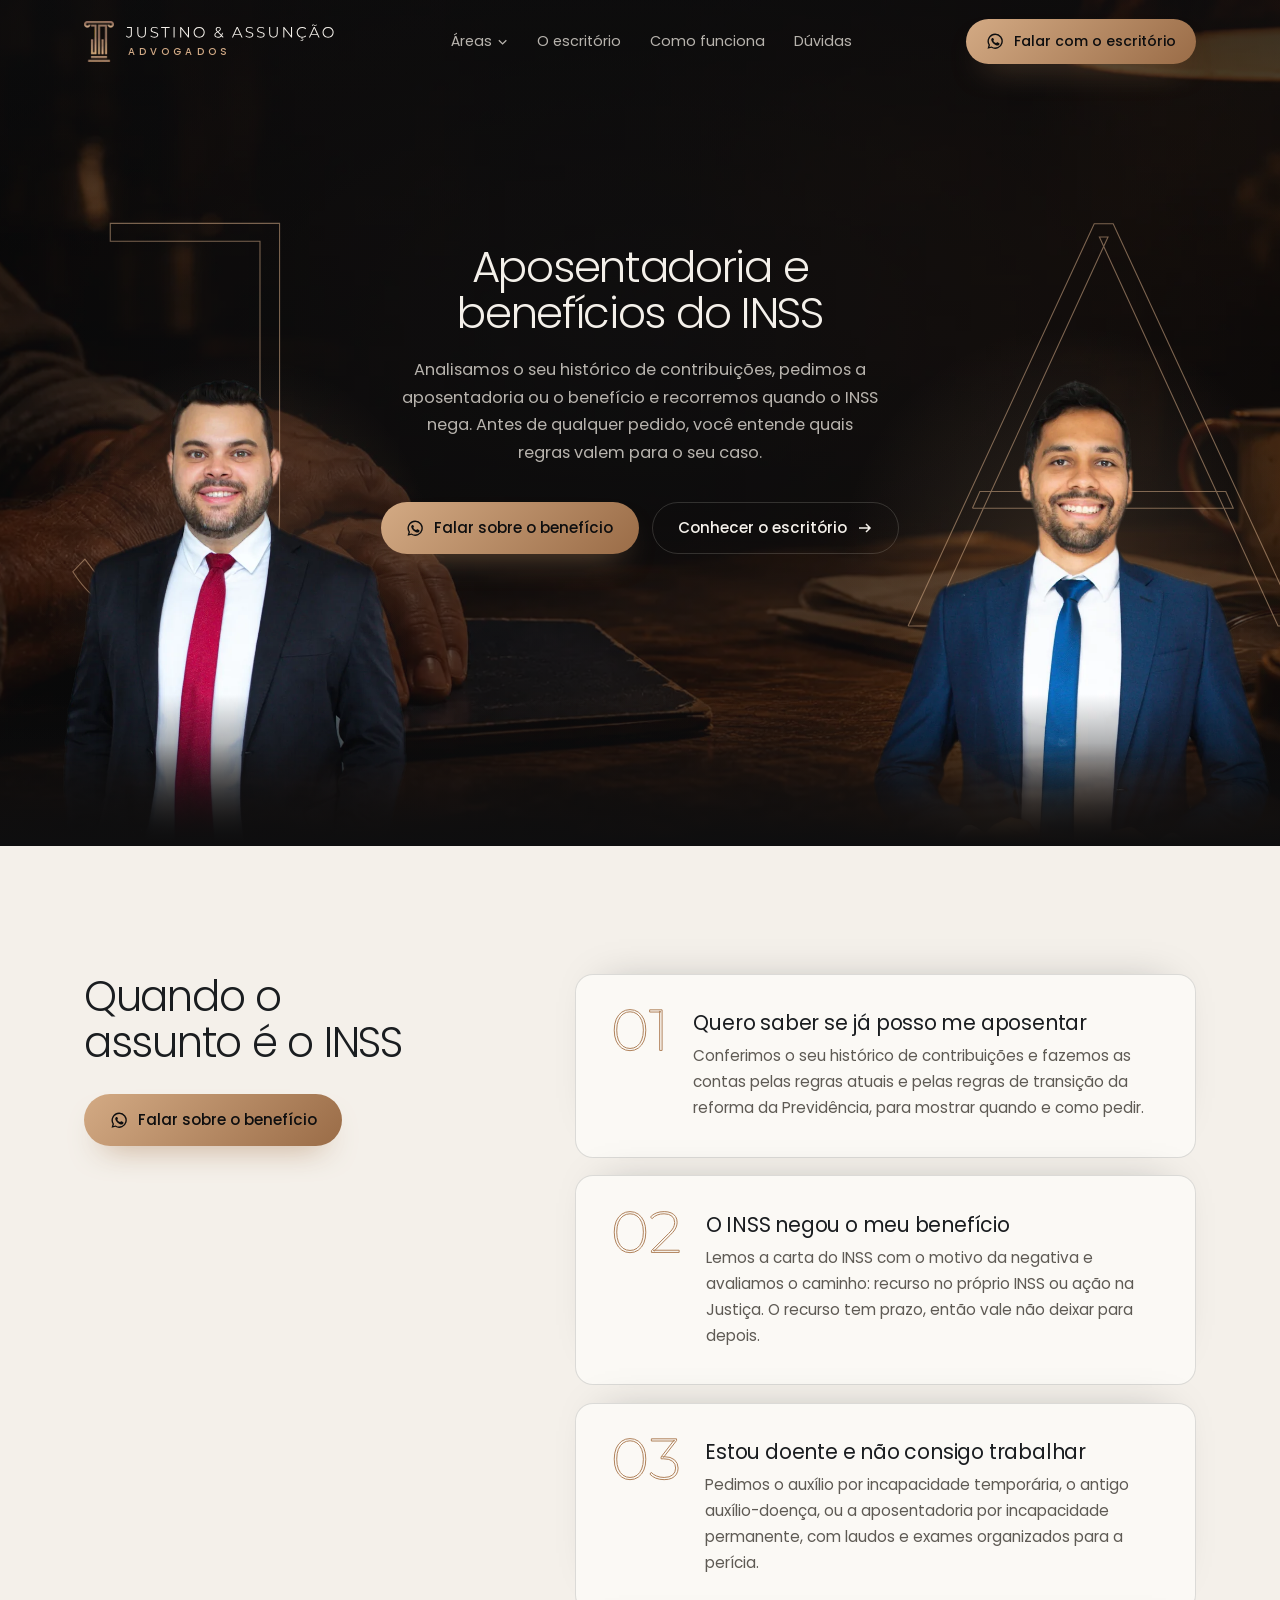
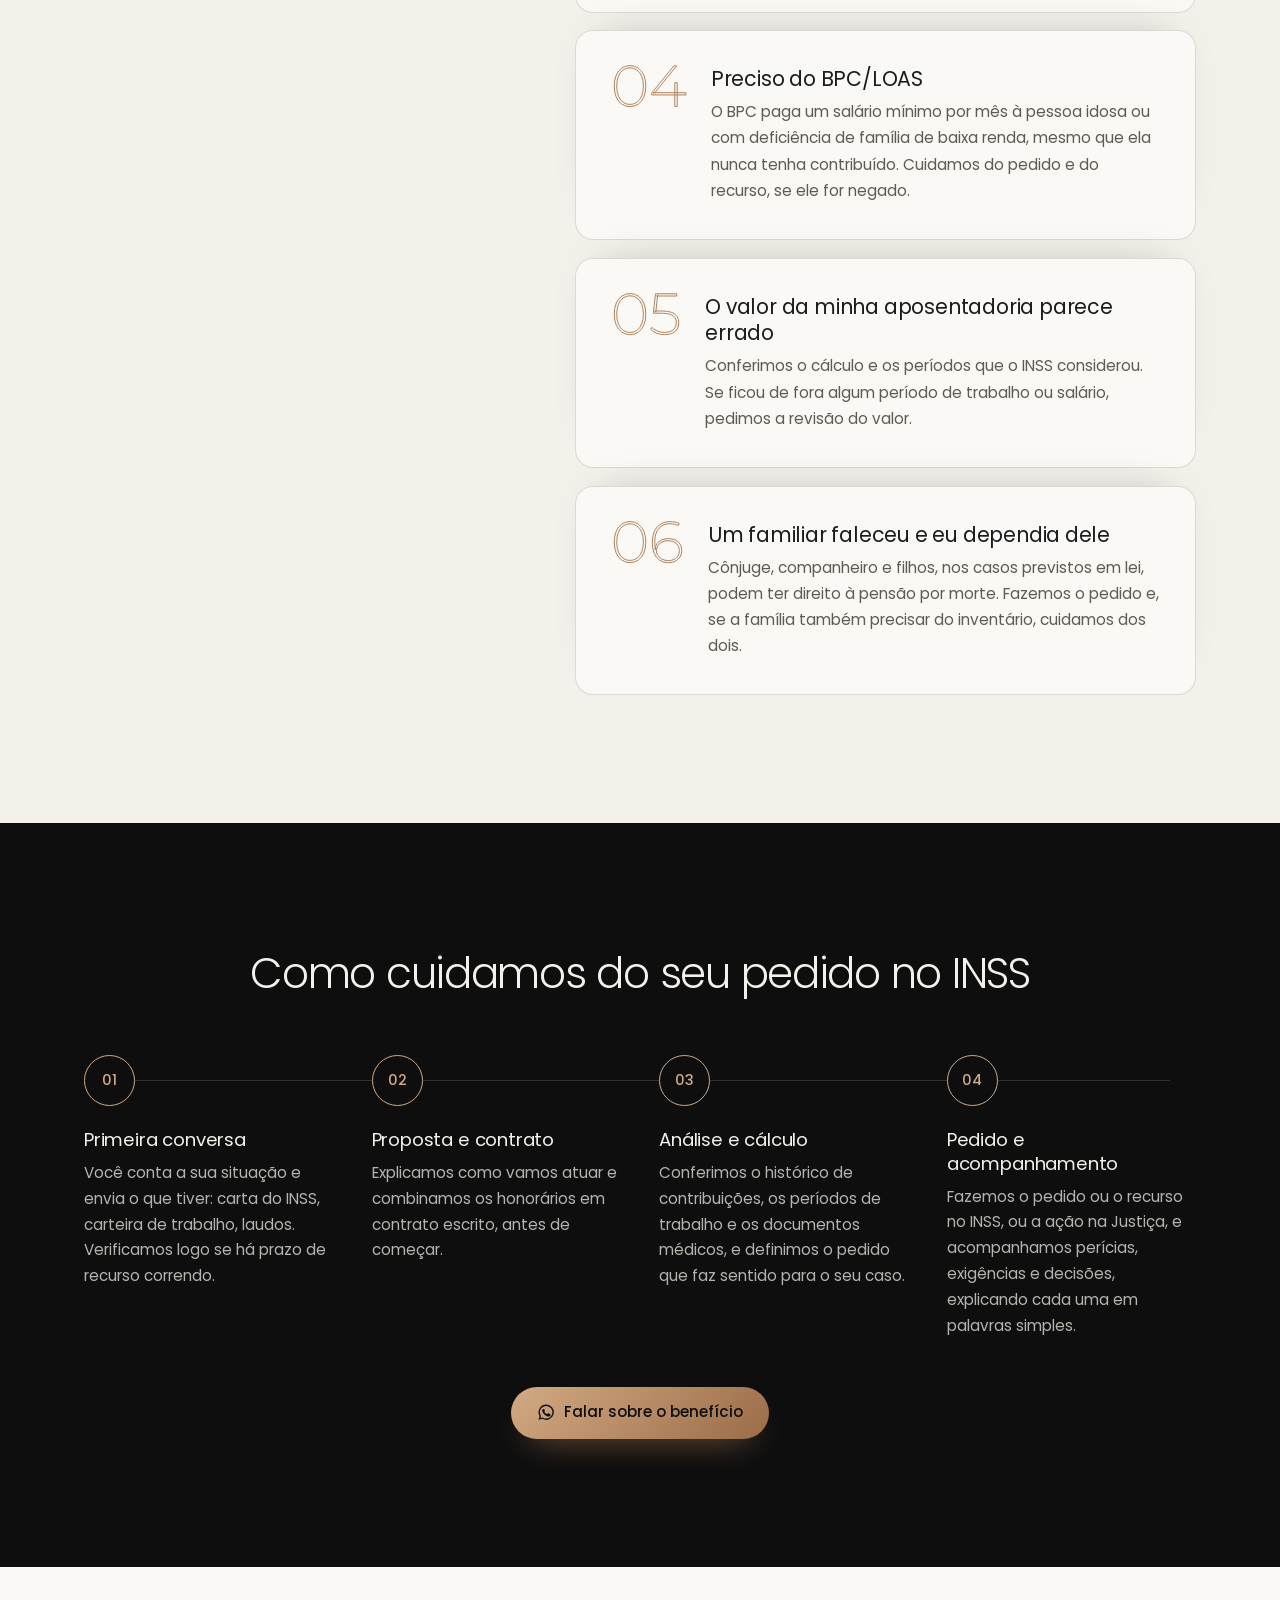
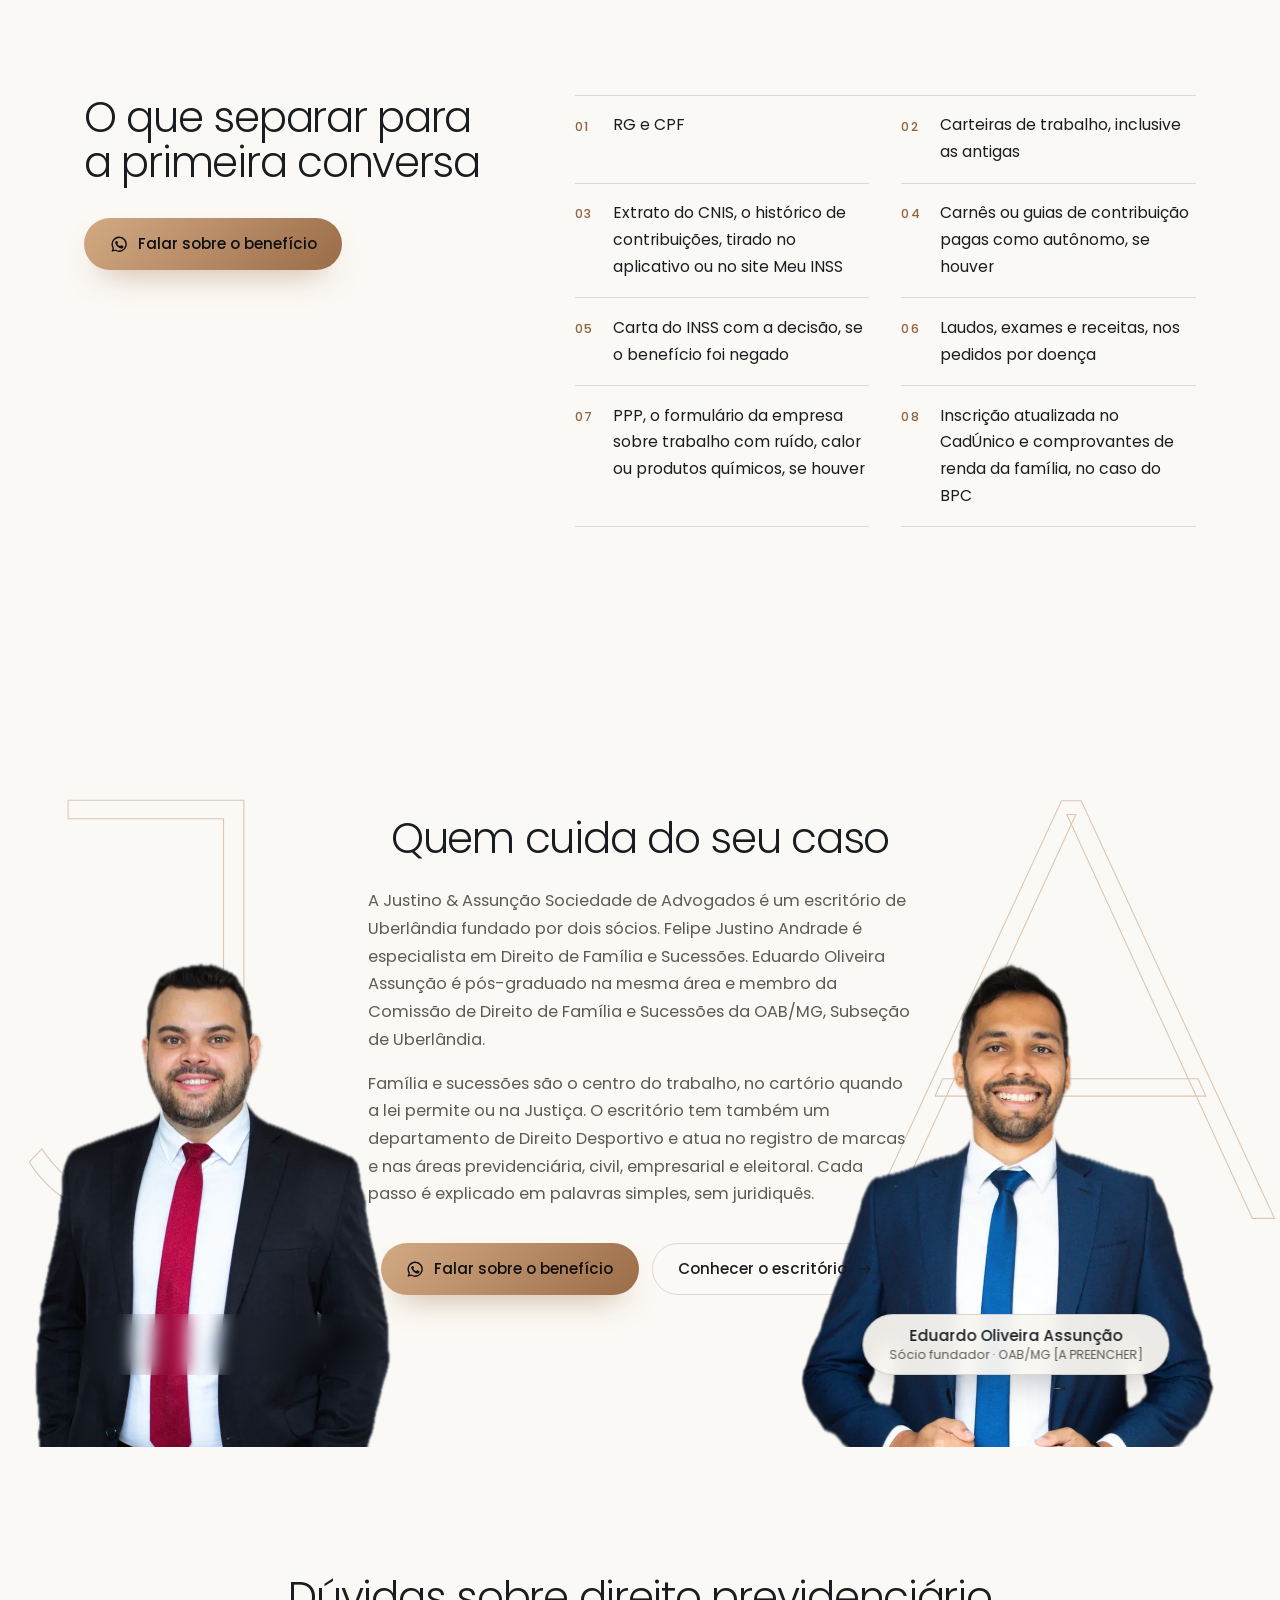
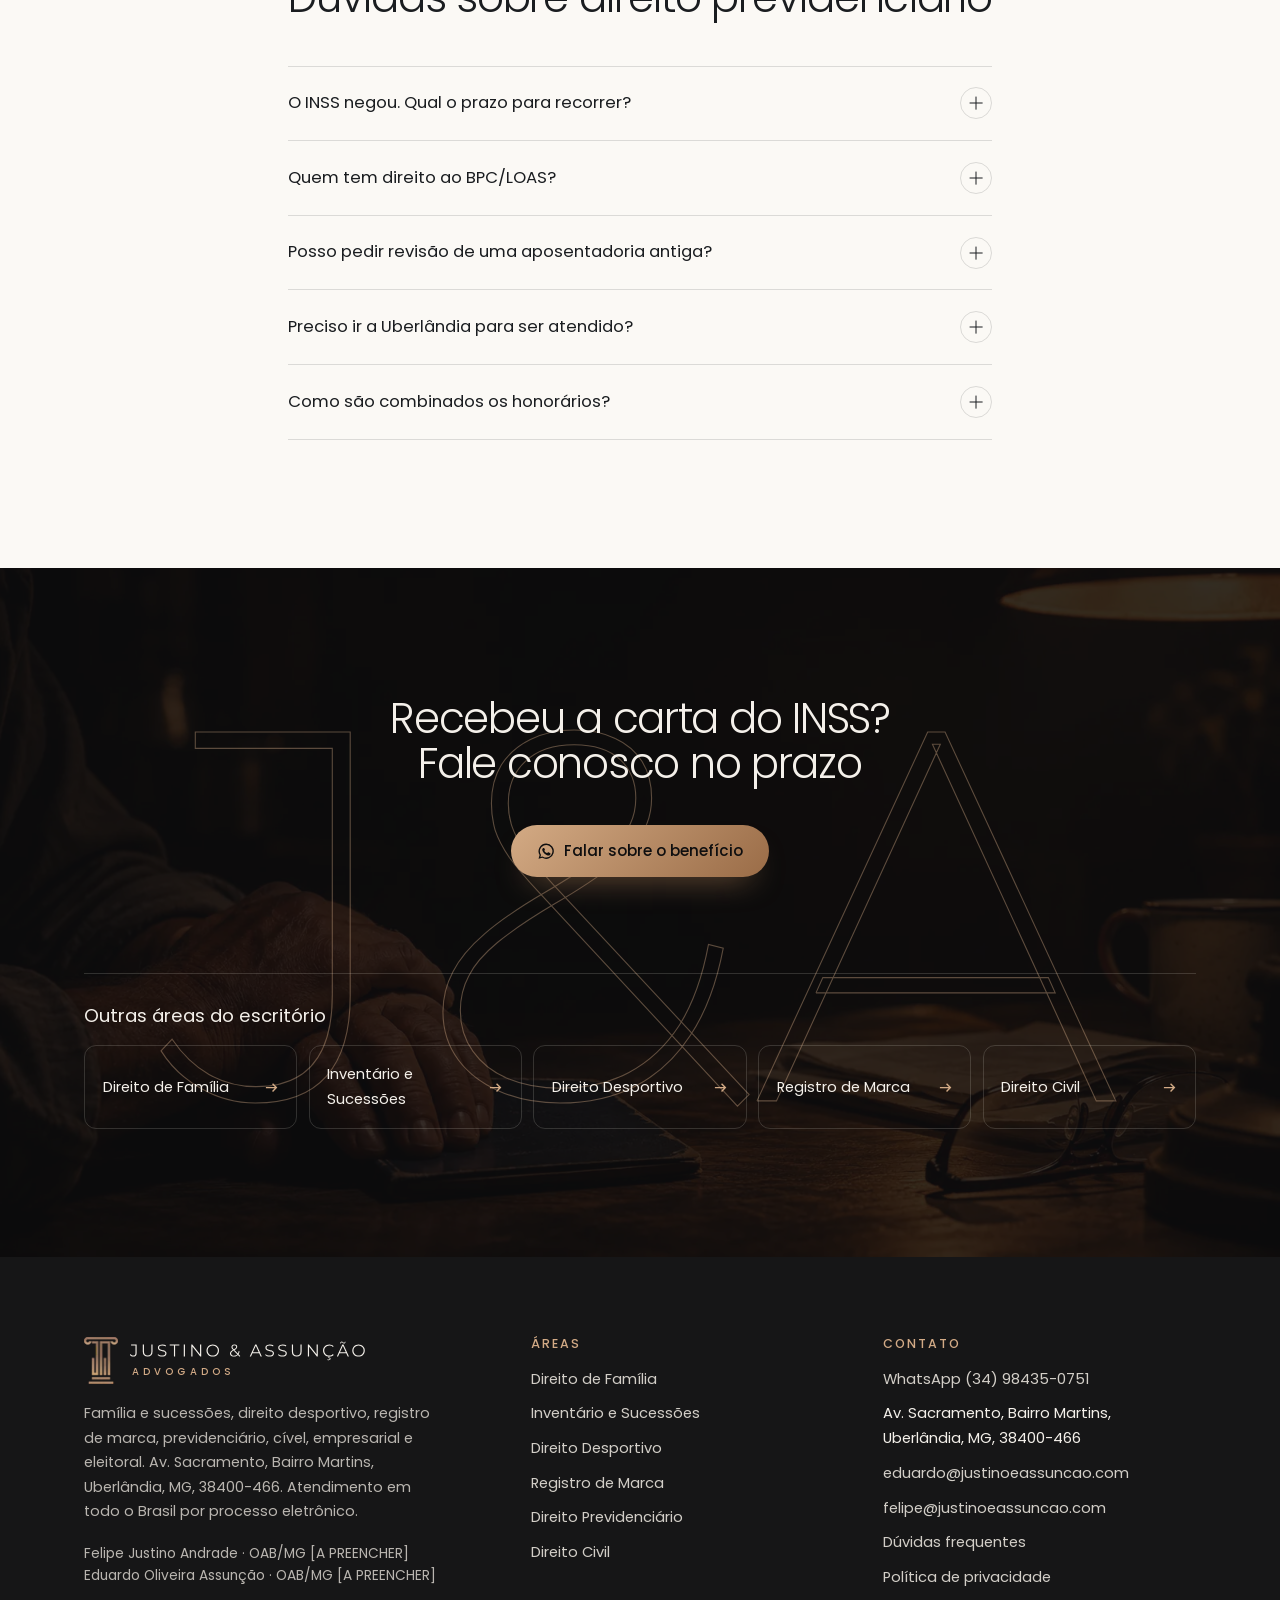
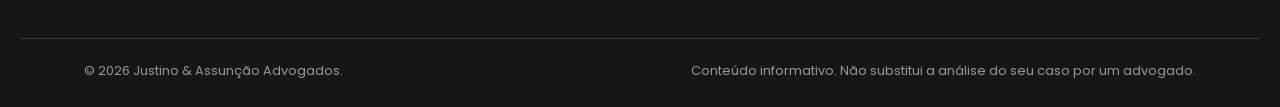
<file: previdenciario.html>
<!doctype html>
<html lang="pt-BR">
<head>
<meta charset="utf-8">
<meta name="viewport" content="width=device-width,initial-scale=1,viewport-fit=cover">
<title>Advogado previdenciário em Uberlândia | Justino &amp; Assunção</title>
<meta name="description" content="Aposentadoria, revisão, auxílio por incapacidade, BPC/LOAS e benefício negado pelo INSS em Uberlândia e em todo o Brasil. Fale com o escritório.">
<meta name="robots" content="noindex,nofollow">
<link rel="canonical" href="https://justinoeassuncao.vercel.app/previdenciario">
<meta name="theme-color" content="#0E0E0F">
<meta property="og:type" content="website"><meta property="og:locale" content="pt_BR"><meta property="og:site_name" content="Justino & Assunção Advogados">
<meta property="og:title" content="Advogado previdenciário em Uberlândia | Justino &amp; Assunção"><meta property="og:description" content="Aposentadoria, revisão, auxílio por incapacidade, BPC/LOAS e benefício negado pelo INSS em Uberlândia e em todo o Brasil. Fale com o escritório."><meta property="og:url" content="https://justinoeassuncao.vercel.app/previdenciario">
<meta property="og:image" content="https://justinoeassuncao.vercel.app/assets/img/og-v1.jpg"><meta name="twitter:card" content="summary_large_image">
<link rel="icon" href="/assets/img/favicon-ja.png" type="image/png" sizes="64x64"><link rel="apple-touch-icon" href="/assets/img/apple-touch-icon.png">
<link rel="preload" href="/assets/fonts/poppins-300.woff2" as="font" type="font/woff2" crossorigin>
<link rel="preload" href="/assets/fonts/poppins-500.woff2" as="font" type="font/woff2" crossorigin>
<link rel="preload" as="image" imagesrcset="/assets/img/fotos/eduardo-recorte-560.webp 478w, /assets/img/fotos/eduardo-recorte-900.webp 769w" imagesizes="(max-width:1060px) 74vw, 38vw" fetchpriority="high">
<script>document.documentElement.classList.add('js')</script>
<style>@font-face{font-family:"Poppins";src:url(/assets/fonts/poppins-300.woff2) format("woff2");font-weight:300;font-display:swap}@font-face{font-family:"Poppins";src:url(/assets/fonts/poppins-400.woff2) format("woff2");font-weight:400;font-display:swap}@font-face{font-family:"Poppins";src:url(/assets/fonts/poppins-500.woff2) format("woff2");font-weight:500;font-display:swap}@font-face{font-family:"Sans Reserva";src:local("Arial");size-adjust:112.5%}:root{--grafite:#0E0E0F;--grafite-2:#161617;--grafite-3:#232324;--areia:#F4F0EA;--areia-2:#E7DFD3;--papel:#FBF9F5;--verde:#A97B53;--cobre-1:#D3AA84;--cobre-2:#9A6C47;--bronze:#8E6442;--bronze-2:#B0825B;--bronze-cl:#D2AA86;--tinta:#1A1D20;--muted:#5E5A54;--claro-2:rgba(243,238,230,.74);--linha:rgba(26,29,32,.14);--linha-c:rgba(243,238,230,.16);--r:18px;--maxw:1240px;--gutter:clamp(1.25rem,5vw,4rem);--sec:clamp(5rem,10vw,8.5rem);--t-hero:clamp(2.7rem,4.7vw,4.5rem);--t-h2:clamp(2rem,3.3vw,3.05rem);--ease:cubic-bezier(.22,.8,.2,1)}*,*::before,*::after{box-sizing:border-box}html{-webkit-text-size-adjust:100%;scroll-behavior:smooth;scroll-padding-top:5.5rem}body{margin:0;font:400 1.02rem/1.7 "Poppins","Sans Reserva",system-ui,sans-serif;color:var(--tinta);background:var(--papel);-webkit-font-smoothing:antialiased;overflow-x:clip}img,svg{display:block;max-width:100%}a{color:inherit;text-decoration:none}button{font:inherit;color:inherit;background:none;border:0;cursor:pointer;padding:0}h1,h2,h3,p,ul,ol,dl,dd,figure{margin:0}h1,h2{font-weight:300;line-height:1.08;letter-spacing:-.03em;text-wrap:balance}h3{font-weight:400;line-height:1.3;letter-spacing:-.01em}.wrap{width:100%;max-width:var(--maxw);margin-inline:auto;padding-inline:var(--gutter)}.sec{padding-block:var(--sec)}.escuro{background:var(--grafite);color:var(--areia)}.areia{background:var(--areia)}:focus-visible{outline:2px solid var(--bronze-2);outline-offset:3px;border-radius:6px}::selection{background:var(--bronze-cl);color:var(--grafite)}.so-leitor{position:absolute;width:1px;height:1px;overflow:hidden;clip:rect(0 0 0 0);white-space:nowrap}.ctas{display:flex;flex-wrap:wrap;gap:.8rem;align-items:center}.btn{position:relative;display:inline-flex;align-items:center;justify-content:center;gap:.6rem;min-height:3.25rem;padding:.85rem 1.6rem;border-radius:999px;font-weight:500;font-size:.95rem;line-height:1.2;white-space:nowrap;overflow:hidden;isolation:isolate;transition:transform .35s var(--ease),background-color .3s,color .3s,border-color .3s}.btn svg{width:1.15rem;height:1.15rem;flex:none}.btn--pri{background:linear-gradient(135deg,var(--cobre-1),var(--cobre-2));color:#0E0E0F;box-shadow:0 16px 32px -18px rgba(169,123,83,.9)}.btn--pri::after{content:"";position:absolute;inset:0;z-index:-1;background:linear-gradient(110deg,transparent 30%,rgba(255,255,255,.28) 50%,transparent 70%);transform:translateX(-120%);transition:transform .9s var(--ease)}.btn--pri:hover{transform:translateY(-2px);filter:brightness(1.06)}.btn--pri:hover::after{transform:translateX(120%)}.btn--linha{border:1px solid var(--linha);color:var(--tinta)}.btn--linha:hover{border-color:var(--tinta)}.escuro .btn--linha,.capa .btn--linha{border-color:var(--linha-c);color:var(--areia)}.escuro .btn--linha:hover,.capa .btn--linha:hover{border-color:var(--areia)}.btn--linha svg{width:1rem;height:1rem;transition:transform .35s var(--ease)}.btn--linha:hover svg{transform:translateX(3px)}.top{position:fixed;inset:0 0 auto;z-index:40;color:var(--areia);transition:background-color .4s,box-shadow .4s,backdrop-filter .4s}.top.solid{background:rgba(14,14,15,.86);backdrop-filter:blur(14px);-webkit-backdrop-filter:blur(14px);box-shadow:0 1px 0 var(--linha-c)}.top__in{display:flex;align-items:center;gap:2rem;height:5.2rem}.marca{display:flex;align-items:center;gap:.75rem;flex:none}.marca__coluna{height:2.55rem;width:auto;flex:none}.marca__txt{display:flex;flex-direction:column;align-items:flex-start;gap:.15rem}.marca__nome{height:1.15rem;width:auto;fill:currentColor}.marca__txt>span{font-size:.62rem;font-weight:500;letter-spacing:.42em;text-transform:uppercase;color:var(--bronze-cl);padding-left:.12rem}.nav{display:flex;align-items:center;gap:1.8rem;margin-inline:auto;font-size:.9rem;color:var(--claro-2)}.nav>a,.nav__bt{transition:color .3s}.nav>a:hover,.nav__bt:hover{color:var(--areia)}.nav__areas{position:relative}.nav__bt{display:inline-flex;align-items:center;gap:.35rem;color:var(--claro-2)}.nav__bt svg{width:.7rem;height:.7rem;transition:transform .3s}.nav__menu{position:absolute;left:50%;top:calc(100% + .9rem);width:17rem;padding:.6rem;border-radius:14px;background:var(--grafite-2);box-shadow:0 30px 60px -20px rgba(0,0,0,.6),0 0 0 1px var(--linha-c);opacity:0;visibility:hidden;transform:translate(-50%,-6px);transition:opacity .25s,transform .25s var(--ease),visibility .25s}.nav__menu::before{content:"";position:absolute;inset:-1rem 0 auto;height:1rem}.nav__areas:hover .nav__menu,.nav__areas:focus-within .nav__menu,.nav__areas.aberto .nav__menu{opacity:1;visibility:visible;transform:translate(-50%,0)}.nav__areas:hover .nav__bt svg,.nav__areas.aberto .nav__bt svg{transform:rotate(180deg)}.nav__menu a{display:flex;justify-content:space-between;align-items:center;padding:.65rem .8rem;border-radius:9px;color:var(--areia);transition:background-color .2s}.nav__menu a:hover,.nav__menu a[aria-current]{background:var(--grafite-3)}.nav__menu a i{font-style:normal;font-size:.75rem;color:var(--bronze-cl)}.top .btn{min-height:2.8rem;padding:.65rem 1.25rem;font-size:.88rem}.menu-bt{display:none;width:2.9rem;height:2.9rem;border-radius:50%;border:1px solid var(--linha-c);place-items:center;margin-left:auto}.menu-bt i{display:block;width:1.1rem;height:1px;background:currentColor;box-shadow:0 -5px 0 currentColor,0 5px 0 currentColor;transition:box-shadow .3s,transform .3s}.menu{position:fixed;inset:0;z-index:39;background:var(--grafite);color:var(--areia);padding:6.5rem var(--gutter) 2rem;display:flex;flex-direction:column;gap:2rem;overflow-y:auto;opacity:0;visibility:hidden;transition:opacity .35s,visibility .35s}.menu.aberto{opacity:1;visibility:visible}.menu nav{display:flex;flex-direction:column}.menu nav a{display:flex;justify-content:space-between;align-items:baseline;padding:.95rem 0;border-bottom:1px solid var(--linha-c);font-size:1.35rem;font-weight:300}.menu nav a i{font-style:normal;font-size:.8rem;color:var(--bronze-cl)}.menu__extra{display:flex;flex-direction:column;gap:.4rem;font-size:.95rem;color:var(--claro-2)}.menu-aberto .menu-bt i{box-shadow:none;transform:rotate(45deg)}.menu-aberto .menu-bt i::after{content:"";display:block;width:100%;height:1px;background:currentColor;transform:rotate(90deg)}.capa{position:relative;min-height:100svh;display:flex;align-items:center;overflow:hidden;isolation:isolate;text-align:center;background:radial-gradient(70% 60% at 50% 38%,#1F1F21 0%,var(--grafite) 70%);color:var(--areia)}.capa::after{content:"";position:absolute;inset:auto 0 0;height:18%;z-index:1;background:linear-gradient(0deg,var(--grafite) 0%,rgba(14,14,15,0));pointer-events:none}.capa__fundo{position:absolute;inset:0;z-index:-1}.capa__fundo img{width:100%;height:100%;object-fit:cover;opacity:.62}.capa__fundo::after{content:"";position:absolute;inset:0;background:radial-gradient(52% 58% at 50% 42%,rgba(14,14,15,.72) 0%,rgba(14,14,15,.38) 100%),linear-gradient(180deg,rgba(14,14,15,.55) 0%,rgba(14,14,15,0) 30%)}.capa__palco{position:absolute;inset:0;z-index:0}.lado{position:absolute;bottom:0;height:min(52svh,32rem);display:flex;align-items:flex-end}.lado--l{right:calc(50% + 14.5rem)}.lado--r{left:calc(50% + 14.5rem)}.lado__foto{position:relative;z-index:2;height:100%;width:auto;max-width:none;-webkit-mask-image:linear-gradient(0deg,transparent 0,#000 22%);mask-image:linear-gradient(0deg,transparent 0,#000 22%)}.lado__luz{position:absolute;z-index:1;left:50%;top:38%;width:115%;aspect-ratio:1;transform:translate(-50%,-50%);border-radius:50%;background:radial-gradient(closest-side,rgba(201,162,122,.17),rgba(201,162,122,0))}.letra{position:absolute;z-index:0;height:150%;width:auto;top:-66%;overflow:visible}.lado--l .letra{left:50%;transform:translateX(-58%)}.lado--r .letra{left:50%;transform:translateX(-42%)}.letra path{fill:none;stroke:var(--bronze-cl);stroke-width:1.1px;vector-effect:non-scaling-stroke;opacity:.55;stroke-dasharray:1;stroke-dashoffset:1;animation:traco 3.4s var(--ease) .2s forwards}.lado--r .letra path{animation-delay:.5s}@keyframes traco{to{stroke-dashoffset:0}}.capa__txt{position:relative;z-index:3;max-width:calc(40rem + 2 * var(--gutter));margin-inline:auto;padding-block:6.5rem 12rem}.capa__marca{display:flex;flex-direction:column;align-items:center;gap:.7rem;margin-bottom:3.2rem}.capa__coluna{height:clamp(4rem,6vw,5.4rem);width:auto;margin-bottom:.5rem}.capa__nome{height:clamp(1.5rem,2.3vw,2.1rem);width:auto;fill:var(--areia)}.capa__marca span{text-transform:uppercase;font-size:.72rem;font-weight:500;letter-spacing:.55em;padding-left:.55em;color:var(--bronze-cl)}.capa h1{font-size:clamp(2.6rem,4.3vw,4.3rem);line-height:1.05}.capa__txt>p{margin:1.3rem auto 0;font-size:clamp(1.02rem,1.2vw,1.14rem);color:var(--claro-2);max-width:30rem}.capa .ctas{margin-top:2.2rem;justify-content:center}.capa--area{min-height:94svh}.capa--area .capa__txt{max-width:calc(42rem + 2 * var(--gutter));padding-top:9rem}.capa--area h1{font-size:clamp(2.2rem,3.4vw,3.1rem)}.home .top:not(.solid) .marca{opacity:0;pointer-events:none}.top .marca{transition:opacity .4s}.seletor{background:var(--grafite);color:var(--areia);padding-block:0 clamp(3.5rem,7vw,5rem)}.seletor__in{display:grid;grid-template-columns:minmax(0,.7fr) minmax(0,2fr);gap:2rem;align-items:center;padding-top:2.2rem;border-top:1px solid var(--linha-c)}.seletor__h{font-size:clamp(1.3rem,2vw,1.7rem);font-weight:300;letter-spacing:-.02em;line-height:1.2}.seletor__grade{display:grid;grid-template-columns:repeat(3,1fr);gap:.6rem}.seletor a{display:flex;align-items:center;justify-content:space-between;gap:.8rem;padding:.9rem 1rem .9rem 1.1rem;border-radius:12px;border:1px solid var(--linha-c);font-size:.9rem;line-height:1.35;text-align:left;background:rgba(255,255,255,.02);transition:border-color .3s,background-color .3s}.seletor a svg{width:.95rem;height:.95rem;flex:none;color:var(--bronze-cl);transition:transform .35s var(--ease)}.seletor a:hover{border-color:var(--bronze-cl);background:rgba(201,162,122,.08)}.seletor a:hover svg{transform:translateX(3px)}.com-fundo,.final{position:relative;isolation:isolate;overflow:hidden}.sec__fundo{position:absolute;inset:0;z-index:-2}.sec__fundo img{width:100%;height:100%;object-fit:cover}.sec__fundo::after{content:"";position:absolute;inset:0;background:rgba(14,14,15,.8)}.manifesto-sec{clip-path:inset(0)}.sec__fundo--fixo{position:fixed}.manifesto-sec .sec__fundo::after{background:linear-gradient(180deg,rgba(14,14,15,.86) 0%,rgba(14,14,15,.7) 45%,rgba(14,14,15,.9) 100%)}.alcance-sec .sec__fundo::after{background:linear-gradient(90deg,rgba(14,14,15,.94) 0%,rgba(14,14,15,.7) 55%,rgba(14,14,15,.82) 100%)}.final .sec__fundo::after{background:rgba(14,14,15,.84)}.letreiro{position:absolute;overflow:visible;pointer-events:none}.letreiro path{fill:none;stroke:var(--bronze-cl);stroke-width:1.1px;vector-effect:non-scaling-stroke;opacity:.4;stroke-dasharray:1;stroke-dashoffset:1}.indice-cab{display:flex;justify-content:space-between;align-items:end;gap:2rem;margin-bottom:clamp(2.4rem,5vw,3.6rem)}.indice-cab h2{font-size:var(--t-h2);max-width:34rem}.indice{margin:0;padding:0;list-style:none;border-top:1px solid var(--linha)}.indice a{position:relative;display:grid;grid-template-columns:3.6rem minmax(0,1fr) minmax(0,1.15fr) 3.4rem;align-items:center;gap:1.5rem;padding:1.7rem .4rem;border-bottom:1px solid var(--linha);isolation:isolate}.indice a::before{content:"";position:absolute;inset:0;z-index:-1;background:var(--grafite);transform:scaleY(0);transform-origin:bottom;transition:transform .55s var(--ease)}.indice__n{font-size:.82rem;font-weight:500;letter-spacing:.12em;color:var(--bronze);transition:color .4s}.indice__nome{font-size:clamp(1.6rem,2.7vw,2.4rem);font-weight:300;letter-spacing:-.02em;line-height:1.1;transition:color .4s,transform .55s var(--ease)}.indice__txt{color:var(--muted);font-size:.96rem;transition:color .4s}.indice__seta{width:3.2rem;height:3.2rem;border-radius:50%;border:1px solid var(--linha);display:grid;place-items:center;transition:border-color .4s,background-color .4s,color .4s,transform .55s var(--ease)}.indice__seta svg{width:1.1rem;height:1.1rem}.indice a:hover::before,.indice a:focus-visible::before{transform:scaleY(1);transform-origin:top}.indice a:hover .indice__nome{color:var(--areia);transform:translateX(.6rem)}.indice a:hover .indice__txt{color:var(--claro-2)}.indice a:hover .indice__n{color:var(--bronze-cl)}.indice a:hover .indice__seta{border-color:var(--bronze-cl);background:var(--bronze-cl);color:var(--grafite);transform:rotate(-45deg)}.manifesto{font-size:clamp(1.6rem,3.1vw,2.75rem);font-weight:300;line-height:1.3;letter-spacing:-.02em;max-width:58rem}.manifesto span{opacity:.38;transition:opacity .45s}.manifesto span.on{opacity:1}.manifesto-sec .ctas{margin-top:2.4rem}.difs{display:grid;grid-template-columns:repeat(5,1fr);gap:clamp(1rem,2.4vw,2rem);margin:clamp(4rem,8vw,6rem) 0 0;padding:0;list-style:none}.dif{padding-top:1.4rem;border-top:1px solid var(--linha-c)}.dif svg{height:3.2rem;width:auto;margin-bottom:1.3rem;overflow:visible}.dif svg path{fill:none;stroke:var(--bronze-cl);stroke-width:1px;vector-effect:non-scaling-stroke;stroke-dasharray:1;stroke-dashoffset:1}.dif.in svg path{animation:traco 2.2s var(--ease) forwards}.dif h3{font-size:1.08rem;color:var(--areia)}.dif p{margin-top:.5rem;font-size:.92rem;color:var(--claro-2)}.equipe{position:relative;overflow:hidden;isolation:isolate;min-height:min(88svh,50rem);display:flex;align-items:center;background:var(--papel);padding-block:clamp(4.5rem,9svh,6rem) clamp(3.5rem,8svh,5.5rem)}.equipe__txt{position:relative;z-index:2;text-align:center;max-width:calc(36rem + 2 * var(--gutter))}.equipe h2{font-size:var(--t-h2);white-space:nowrap}.equipe__p{text-align:left;max-width:34rem;margin:1.6rem auto 0;color:var(--muted)}.equipe__p p+p{margin-top:1rem}.equipe .ctas{justify-content:center;margin-top:2.2rem}.equipe__palco{position:absolute;inset:0;z-index:1;pointer-events:none}.eq{position:absolute;bottom:0;margin:0;height:min(54svh,31rem);display:flex;align-items:flex-end}.eq--l{right:calc(50% + 15.5rem)}.eq--r{left:calc(50% + 10rem)}.eq--r .letra{left:4rem}.eq__foto{position:relative;z-index:1;height:100%;width:auto;max-width:none}.eq .letra path{stroke:var(--bronze-2);opacity:.42;animation:none}.equipe.in .eq .letra path{animation:traco 3.2s var(--ease) .2s forwards}.eq__nome{position:absolute;z-index:2;left:50%;bottom:clamp(3.2rem,8svh,4.6rem);transform:translateX(-50%);display:flex;flex-direction:column;align-items:center;padding:.7rem 1.6rem;border-radius:999px;background:rgba(250,247,242,.94);border:1px solid var(--linha);box-shadow:0 18px 36px -20px rgba(26,29,32,.45);-webkit-backdrop-filter:blur(8px);backdrop-filter:blur(8px);text-align:center;white-space:nowrap;line-height:1.35}.eq__nome b{font-weight:500;font-size:.95rem;color:var(--tinta)}.eq__nome span{font-size:.76rem;color:var(--muted)}.eq--l .eq__nome{left:56%}.eq--r .eq__nome{left:52%}.cab-centro{font-size:var(--t-h2);text-align:center;margin:0 auto clamp(2.4rem,5vw,3.6rem)}.fim-centro{justify-content:center;margin-top:clamp(2.2rem,4vw,3rem)}@media (min-width:861px){.cab-centro{white-space:nowrap}}.areas-sec{padding-block:clamp(3.5rem,8svh,5.5rem)}.areas-sec .cab-centro{margin-bottom:clamp(1.6rem,3.5svh,2.4rem)}.areas-sec .indice a{padding:clamp(.7rem,1.6svh,1.05rem) .4rem}.areas-sec .indice__nome{font-size:clamp(1.4rem,2.2vw,1.95rem)}.areas-sec .indice__txt{font-size:.9rem;line-height:1.55}.areas-sec .indice__seta{width:2.7rem;height:2.7rem}.areas-sec .fim-centro{margin-top:clamp(1.6rem,3.5svh,2.4rem)}.passos-cab{display:flex;justify-content:space-between;align-items:end;gap:2rem;margin-bottom:clamp(2.8rem,6vw,4rem)}.passos-cab h2{font-size:var(--t-h2);max-width:32rem}.passos{position:relative;display:grid;grid-template-columns:repeat(4,1fr);gap:clamp(1.2rem,3vw,2.4rem);margin:0;padding:0;list-style:none}.passos::before,.passos__linha{content:"";position:absolute;left:1.6rem;right:1.6rem;top:1.6rem;height:1px;background:var(--linha)}.passos__linha{background:var(--bronze-2);transform:scaleX(var(--p,0));transform-origin:left;transition:transform .15s linear}.escuro .passos::before{background:var(--linha-c)}.escuro .passos__linha{background:var(--bronze-cl)}.passo b{position:relative;display:grid;place-items:center;width:3.2rem;height:3.2rem;border-radius:50%;background:var(--papel);border:1px solid var(--bronze-2);color:var(--bronze);font-weight:500;font-size:.9rem;margin-bottom:1.4rem}.areia .passo b{background:var(--areia)}.escuro .passo b{background:var(--grafite);border-color:var(--bronze-cl);color:var(--bronze-cl)}.passo h3{font-size:1.14rem}.passo p{margin-top:.5rem;color:var(--muted);font-size:.95rem}.escuro .passo p{color:var(--claro-2)}.alcance{display:grid;grid-template-columns:minmax(0,1fr) minmax(0,1fr);gap:clamp(2rem,6vw,5rem);align-items:center}.alcance h2{font-size:var(--t-h2)}.alcance p{margin-top:1.2rem;color:var(--claro-2)}.alcance .ctas{margin-top:2.2rem}.mapa{width:100%;max-width:34rem;margin-inline:auto;overflow:visible}.mapa__pais{fill:rgba(201,162,122,.05);stroke:var(--bronze-cl);stroke-width:1.2;stroke-linejoin:round;stroke-dasharray:1;stroke-dashoffset:1}.mapa__arco{fill:none;stroke:var(--bronze-cl);stroke-width:1;opacity:.55;stroke-dasharray:1;stroke-dashoffset:1}.mapa__cap{fill:var(--bronze-cl);opacity:0}.mapa__udi{fill:var(--areia)}.mapa__onda{fill:none;stroke:var(--areia);stroke-width:1;transform-box:fill-box;transform-origin:center;opacity:0}.mapa__nome{font:500 15px "Poppins","Sans Reserva",sans-serif;fill:var(--areia)}.mapa.ver .mapa__pais{animation:traco 2.6s var(--ease) forwards}.mapa.ver .mapa__arco{animation:traco 1.4s var(--ease) var(--d) forwards}.mapa.ver .mapa__cap{animation:aparece .5s var(--ease) var(--d) forwards}.mapa.ver .mapa__onda{animation:onda 2.8s ease-out 1s infinite}.mapa.ver .mapa__onda--2{animation-delay:2.4s}@keyframes aparece{to{opacity:.9}}@keyframes onda{0%{opacity:.7;transform:scale(1)}100%{opacity:0;transform:scale(4.2)}}.sit{display:grid;grid-template-columns:minmax(0,.8fr) minmax(0,1.2fr);gap:clamp(2rem,6vw,5rem);align-items:start}.sit__cab{position:sticky;top:7.5rem;display:flex;flex-direction:column;align-items:flex-start;gap:1.8rem}.sit__cab h2{font-size:var(--t-h2)}.cartoes{display:flex;flex-direction:column;gap:1.1rem;margin:0;padding:0;list-style:none}.cartao{position:sticky;top:calc(7.5rem + var(--i) * .9rem);display:grid;grid-template-columns:auto 1fr;gap:.4rem 1.5rem;padding:clamp(1.5rem,3vw,2.2rem);border-radius:var(--r);background:var(--papel);border:1px solid var(--linha);box-shadow:0 -16px 40px -30px rgba(26,29,32,.35)}.cartao svg{grid-row:span 2;height:2.6rem;width:auto;overflow:visible}.cartao svg path{fill:none;stroke:var(--bronze-2);stroke-width:1px;vector-effect:non-scaling-stroke}.cartao h3{font-size:clamp(1.1rem,1.6vw,1.3rem);align-self:end}.cartao p{color:var(--muted);font-size:.96rem}.docs{display:grid;grid-template-columns:minmax(0,.8fr) minmax(0,1.2fr);gap:clamp(2rem,6vw,5rem);align-items:start}.docs h2{font-size:var(--t-h2)}.docs .ctas{margin-top:2rem}.docs__lista{display:grid;grid-template-columns:1fr 1fr;column-gap:2rem;margin:0;padding:0;list-style:none;border-top:1px solid var(--linha);counter-reset:d}.docs__lista li{display:grid;grid-template-columns:2.4rem 1fr;padding:1.05rem 0;border-bottom:1px solid var(--linha);counter-increment:d;font-size:.98rem}.docs__lista li::before{content:counter(d,decimal-leading-zero);font-size:.78rem;font-weight:500;letter-spacing:.1em;color:var(--bronze);padding-top:.2rem}.faq{max-width:52rem;margin-inline:auto}.faq .cab-centro{margin-bottom:clamp(1.8rem,4vw,2.8rem)}.faq__item{border-bottom:1px solid var(--linha)}.faq__item:first-child{border-top:1px solid var(--linha)}.faq__item summary{display:flex;justify-content:space-between;align-items:center;gap:1rem;padding:1.3rem 0;cursor:pointer;list-style:none;font-size:1.04rem}.faq__item summary::-webkit-details-marker{display:none}.faq__item summary i{position:relative;flex:none;width:2rem;height:2rem;border-radius:50%;border:1px solid var(--linha);transition:transform .4s var(--ease),background-color .3s,border-color .3s}.faq__item summary i::before,.faq__item summary i::after{content:"";position:absolute;left:50%;top:50%;width:.8rem;height:1px;background:currentColor;transform:translate(-50%,-50%)}.faq__item summary i::after{transform:translate(-50%,-50%) rotate(90deg)}.faq__item[open] summary i{transform:rotate(45deg);background:var(--bronze);border-color:var(--bronze);color:#fff}.faq__item p{padding:0 3rem 1.4rem 0;color:var(--muted)}.final{position:relative;overflow:hidden;isolation:isolate;text-align:center}.final .letreiro{left:50%;top:50%;width:min(92vw,60rem);height:auto;transform:translate(-50%,-50%);z-index:-1}.final.in .letreiro path{animation:traco 3.2s var(--ease) forwards}.final h2{font-size:var(--t-h2);max-width:44rem;margin-inline:auto}.final p{margin:1.2rem auto 0;max-width:38rem;color:var(--claro-2)}.final .ctas{justify-content:center;margin-top:2.4rem}.outras{margin-top:clamp(4rem,8vw,6rem);padding-top:2rem;border-top:1px solid var(--linha-c);text-align:left}.outras h2{font-size:1.15rem;font-weight:400;letter-spacing:0;margin:0 0 1.2rem;max-width:none}.outras__lista{display:grid;grid-template-columns:repeat(5,1fr);gap:.7rem}.outras__lista a{display:flex;justify-content:space-between;align-items:center;gap:.6rem;padding:1rem 1.1rem;border-radius:12px;border:1px solid var(--linha-c);font-size:.92rem;transition:border-color .3s,background-color .3s}.outras__lista a:hover{border-color:var(--bronze-cl);background:rgba(201,162,122,.08)}.outras__lista svg{width:.95rem;height:.95rem;color:var(--bronze-cl);flex:none}.rod{background:var(--grafite-2);color:var(--areia);padding-block:clamp(3.5rem,7vw,5rem) 1.6rem}.rod__in{display:grid;grid-template-columns:1.3fr 1fr 1fr;gap:2.5rem}.rod .marca__nome{height:1.3rem}.rod .marca__coluna{height:2.9rem}.rod__marca p{margin-top:1.1rem;font-size:.9rem;color:var(--claro-2);max-width:22rem}.rod__marca ul{margin:1.2rem 0 0;padding:0;list-style:none;font-size:.86rem;color:var(--claro-2);line-height:1.6}.rod__col h2{font-size:.78rem;font-weight:500;letter-spacing:.16em;text-transform:uppercase;color:var(--bronze-cl);margin-bottom:1rem}.rod__col ul{margin:0;padding:0;list-style:none;display:flex;flex-direction:column;gap:.6rem;font-size:.92rem}.rod__col a{color:rgba(243,238,230,.85);transition:color .3s}.rod__col a:hover{color:var(--bronze-cl)}.rod__fim{margin-top:3rem;padding-top:1.3rem;border-top:1px solid var(--linha-c);font-size:.8rem;color:rgba(243,238,230,.6);display:flex;justify-content:space-between;gap:1rem;flex-wrap:wrap}.zap{position:fixed;right:1.1rem;bottom:1.1rem;z-index:50;display:grid;place-items:center;width:3.6rem;height:3.6rem;border-radius:50%;background:#1FAF5A;color:#fff;box-shadow:0 16px 34px -14px rgba(0,0,0,.45);transition:transform .35s var(--ease)}.zap svg{width:1.9rem;height:1.9rem}.zap:hover{transform:translateY(-2px)}.js .zap{opacity:0;transform:translateY(12px);pointer-events:none;transition:opacity .4s var(--ease),transform .4s var(--ease)}.js .zap.ver{opacity:1;transform:none;pointer-events:auto}.texto-pag{padding-top:9rem}.texto{max-width:46rem}.texto h1{font-size:var(--t-h2)}.texto h2{font-size:1.35rem;margin:2.2rem 0 .6rem;font-weight:400;letter-spacing:-.01em}.texto p{color:var(--muted)}.obrigado{min-height:100svh;display:grid;place-items:center;text-align:center;padding:2rem;background:var(--grafite);color:var(--areia)}.obrigado .capa__coluna{display:block;margin:0 auto 1.1rem}.obrigado .marca__nome{height:1.45rem;margin:0 auto}.obrigado h1{margin-top:2rem;font-size:clamp(1.8rem,4vw,2.8rem)}.obrigado p{margin-top:.8rem;color:var(--claro-2)}.gira{width:2.6rem;height:2.6rem;margin:2rem auto;border-radius:50%;border:1.5px solid var(--linha-c);border-top-color:var(--bronze-cl);animation:gira 1s linear infinite}@keyframes gira{to{transform:rotate(360deg)}}.obrigado .ctas{justify-content:center}.js .rv{opacity:0;transform:translate3d(0,26px,0);transition:opacity .9s var(--ease),transform 1.1s var(--ease)}.js .rv.in{opacity:1;transform:none}.js .rv[data-d="1"]{transition-delay:.08s}.js .rv[data-d="2"]{transition-delay:.16s}.js .rv[data-d="3"]{transition-delay:.24s}.js .rv[data-d="4"]{transition-delay:.32s}@media (max-width:1060px){.nav,.top .btn{display:none}.menu-bt{display:grid}.difs{grid-template-columns:repeat(3,1fr);row-gap:2.6rem}.capa{flex-direction:column;align-items:stretch;min-height:0}.capa__txt{order:-1;padding-block:7rem 0;max-width:calc(34rem + 2 * var(--gutter))}.capa__palco{position:relative;inset:auto;height:min(64vw,25rem);margin-top:3.5rem}.lado{height:100%}.lado--l{right:46%}.lado--r{left:46%;z-index:1}.letra{height:125%;top:-32%}.seletor__grade{grid-template-columns:1fr 1fr}.equipe{flex-direction:column;align-items:stretch;min-height:0;padding-bottom:0}.sec__fundo--fixo{position:absolute}.manifesto-sec{clip-path:none}.alcance-sec .sec__fundo::after{background:linear-gradient(180deg,rgba(14,14,15,.9) 0%,rgba(14,14,15,.72) 60%,rgba(14,14,15,.86) 100%)}.equipe__palco{position:relative;inset:auto;height:min(68vw,26rem);margin-top:3rem}.eq{height:100%}.eq--l{right:47%}.eq--r{left:45%}.eq--r .letra{left:0}.eq--l .eq__nome{left:auto;right:calc(3vw + 4px);transform:none;max-width:calc(50vw - 16px)}.eq--r .eq__nome{left:calc(5vw + 4px);transform:none;max-width:calc(50vw - 16px)}.outras__lista{grid-template-columns:repeat(3,1fr)}}@media (max-width:860px){.alcance,.sit,.docs{grid-template-columns:1fr}.sit__cab{position:relative;top:0}.indice a{grid-template-columns:2.6rem minmax(0,1fr) 3rem;row-gap:.3rem}.indice__txt{grid-column:2;grid-row:2}.indice__seta{grid-row:1 / span 2;grid-column:3}.passos{grid-template-columns:1fr 1fr;row-gap:2.6rem}.passos::before,.passos__linha{display:none}.rod__in{grid-template-columns:1fr 1fr}.rod__marca{grid-column:1 / -1}}@media (min-width:1061px) and (max-width:1260px){.eq--l .eq__nome{left:auto;right:0;transform:none}.eq--r .eq__nome{left:0;transform:none}.eq__nome{padding:.55rem 1.05rem}.eq__nome b{font-size:.86rem}.eq__nome span{font-size:.7rem}}@media (max-width:760px){.top__in{height:4.6rem}.capa:not(.capa--area) h1{max-width:5.5em;margin-inline:auto}.marca__nome{height:.98rem}.marca__coluna{height:2.2rem}.marca{gap:.6rem}.seletor__in{grid-template-columns:1fr;text-align:center}.seletor__grade{grid-template-columns:1fr}.ctas{justify-content:center}.indice-cab,.passos-cab{flex-direction:column;align-items:center;text-align:center}.alcance__txt,.sit__cab,.docs__cab,.manifesto-sec .wrap{text-align:center;align-items:center}.equipe h2{white-space:normal}.equipe__p{text-align:center}.eq__nome{bottom:.9rem;padding:.5rem 1rem;white-space:normal;width:max-content;max-width:44vw}.eq__nome b{font-size:.76rem;line-height:1.25}.eq__nome span{display:none}.eq__nome{padding:.5rem .8rem;width:calc(50vw - 22px);min-height:3.4rem;justify-content:center}.manifesto{margin-inline:auto}.difs{grid-template-columns:1fr 1fr;text-align:center}.dif svg{margin-inline:auto}.dif:last-child{grid-column:1 / -1}.passos{grid-template-columns:1fr;text-align:center}.passo b{margin-inline:auto}.indice a{padding:1.3rem .2rem;gap:1rem}.indice__nome{font-size:1.5rem}.indice__seta{width:2.6rem;height:2.6rem}.cartao{grid-template-columns:1fr;text-align:center;top:calc(5.8rem + var(--i) * .7rem)}.cartao svg{grid-row:auto;margin:0 auto .6rem}.docs__lista{grid-template-columns:1fr;text-align:left}.faq__item p{padding-right:0}.outras__lista{grid-template-columns:1fr 1fr}.rod__in{grid-template-columns:1fr;text-align:center}.rod .marca{justify-content:center}.rod__marca p,.rod__marca ul{margin-inline:auto}.rod__fim{justify-content:center;text-align:center}.btn{padding-inline:1.3rem}}@media (max-width:359px){.btn{white-space:normal}}@media (prefers-reduced-motion:reduce){*,*::before,*::after{animation-duration:.01ms!important;animation-iteration-count:1!important;transition-duration:.01ms!important}.js .rv{opacity:1;transform:none}.manifesto span{opacity:1}}@media (max-width:600px){.ctas{display:grid;grid-template-columns:minmax(0,max-content);width:fit-content;max-width:100%;margin-inline:auto}.ctas>*{width:100%;justify-content:center;text-align:center}}</style>
<script type="application/ld+json">{"@context":"https://schema.org","@graph":[{"@type":"LegalService","@id":"https://justinoeassuncao.vercel.app/#escritorio","name":"Justino & Assunção Advogados","url":"https://justinoeassuncao.vercel.app/","image":"https://justinoeassuncao.vercel.app/assets/img/og-v1.jpg","areaServed":"BR","address":{"@type":"PostalAddress","addressLocality":"Uberlândia","addressRegion":"MG","addressCountry":"BR"},"knowsAbout":["Direito de Família","Inventário e Sucessões","Direito Desportivo","Registro de Marca","Direito Previdenciário","Direito Civil"],"employee":[{"@type":"Person","name":"Felipe Justino Andrade","jobTitle":"Sócio fundador"},{"@type":"Person","name":"Eduardo Oliveira Assunção","jobTitle":"Sócio fundador"}]},{"@type":"Service","name":"Direito Previdenciário","serviceType":"Direito Previdenciário","provider":{"@id":"https://justinoeassuncao.vercel.app/#escritorio"},"areaServed":"BR","url":"https://justinoeassuncao.vercel.app/previdenciario","description":"Aposentadoria, revisão, auxílio por incapacidade, BPC/LOAS e benefício negado pelo INSS em Uberlândia e em todo o Brasil. Fale com o escritório."},{"@type":"BreadcrumbList","itemListElement":[{"@type":"ListItem","position":1,"name":"Início","item":"https://justinoeassuncao.vercel.app/"},{"@type":"ListItem","position":2,"name":"Direito Previdenciário","item":"https://justinoeassuncao.vercel.app/previdenciario"}]},{"@type":"FAQPage","mainEntity":[{"@type":"Question","name":"O INSS negou. Qual o prazo para recorrer?","acceptedAnswer":{"@type":"Answer","text":"O recurso no próprio INSS tem prazo de 30 dias, contados de quando você fica sabendo da decisão. Também é possível ir direto à Justiça. Por isso, procure o escritório assim que a carta chegar."}},{"@type":"Question","name":"Quem tem direito ao BPC/LOAS?","acceptedAnswer":{"@type":"Answer","text":"A pessoa com 65 anos ou mais, ou a pessoa com deficiência, cuja família tenha renda de até 1/4 do salário mínimo por pessoa. Em alguns casos, a lei e a Justiça aceitam renda maior. Não é preciso ter contribuído, mas é preciso estar inscrito no CadÚnico."}},{"@type":"Question","name":"Posso pedir revisão de uma aposentadoria antiga?","acceptedAnswer":{"@type":"Answer","text":"Em regra, sim, dentro de 10 anos contados do mês seguinte ao primeiro pagamento. Analisamos a carta de concessão e o cálculo para ver se o pedido faz sentido."}},{"@type":"Question","name":"Preciso ir a Uberlândia para ser atendido?","acceptedAnswer":{"@type":"Answer","text":"Não. Conversamos a distância e, quando o processo é eletrônico, atuamos em qualquer lugar do Brasil. Se houver perícia ou audiência, avisamos antes e explicamos como ela funciona."}},{"@type":"Question","name":"Como são combinados os honorários?","acceptedAnswer":{"@type":"Answer","text":"Depois de entender o caso, apresentamos a proposta por escrito. O contrato diz o que está incluído, como o pedido no INSS, o recurso ou a ação na Justiça."}}]}]}</script>
</head>
<body class="area area--previdenciario">
<svg width="0" height="0" style="position:absolute" aria-hidden="true"><defs><path id="ja-nome" d="M188 6Q130 6 79 -20Q28 -46 -4 -94L37 -141Q66 -99 105 -77Q143 -54 189 -54Q321 -54 321 -211V-639H64V-700H390V-213Q390 -103 339 -49Q288 6 188 6Z M1035 6Q902 6 825 -71Q749 -148 749 -299V-700H818V-301Q818 -176 875 -116Q932 -56 1035 -56Q1139 -56 1196 -116Q1253 -176 1253 -301V-700H1321V-299Q1321 -148 1245 -71Q1168 6 1035 6Z M1878 6Q1800 6 1729 -20Q1658 -46 1619 -86L1647 -139Q1684 -103 1746 -78Q1808 -53 1878 -53Q1944 -53 1986 -70Q2028 -87 2048 -116Q2069 -145 2069 -180Q2069 -221 2045 -247Q2022 -272 1983 -287Q1945 -302 1899 -313Q1853 -323 1807 -336Q1760 -349 1722 -369Q1683 -390 1660 -425Q1637 -460 1637 -515Q1637 -566 1664 -610Q1691 -653 1747 -680Q1804 -706 1892 -706Q1951 -706 2009 -689Q2067 -673 2108 -643L2084 -588Q2040 -618 1989 -632Q1939 -647 1892 -647Q1828 -647 1786 -629Q1744 -611 1724 -582Q1705 -553 1705 -517Q1705 -475 1728 -450Q1752 -424 1790 -410Q1829 -395 1875 -384Q1921 -373 1967 -360Q2013 -348 2051 -327Q2090 -307 2113 -273Q2137 -238 2137 -184Q2137 -133 2109 -90Q2082 -47 2024 -20Q1967 6 1878 6Z M2576 0V-639H2328V-700H2892V-639H2644V0Z M3152 0V-700H3221V0Z M3593 0V-700H3650L4136 -86H4106V-700H4175V0H4118L3631 -614H3662V0Z M4850 6Q4771 6 4704 -21Q4636 -47 4587 -96Q4537 -144 4510 -209Q4482 -273 4482 -350Q4482 -427 4510 -491Q4537 -556 4587 -604Q4636 -653 4703 -679Q4770 -706 4850 -706Q4929 -706 4995 -680Q5062 -653 5112 -605Q5161 -557 5189 -492Q5216 -427 5216 -350Q5216 -273 5189 -208Q5161 -143 5112 -95Q5062 -47 4995 -20Q4929 6 4850 6ZM4850 -56Q4913 -56 4967 -78Q5022 -100 5062 -140Q5102 -180 5125 -233Q5147 -287 5147 -350Q5147 -414 5125 -467Q5102 -520 5062 -560Q5022 -600 4968 -622Q4913 -644 4850 -644Q4786 -644 4731 -622Q4677 -600 4637 -560Q4596 -520 4574 -467Q4552 -414 4552 -350Q4552 -287 4574 -233Q4596 -180 4637 -140Q4677 -100 4731 -78Q4786 -56 4850 -56Z M6093 6Q6026 6 5973 -16Q5920 -39 5890 -79Q5859 -119 5859 -172Q5859 -216 5879 -253Q5899 -291 5943 -327Q5988 -364 6061 -404Q6125 -439 6160 -465Q6196 -491 6211 -515Q6226 -538 6226 -566Q6226 -606 6199 -630Q6173 -654 6122 -654Q6069 -654 6040 -628Q6010 -601 6010 -558Q6010 -537 6017 -518Q6024 -498 6042 -475Q6060 -451 6093 -416L6464 -34L6425 11L6039 -388Q6004 -424 5984 -452Q5964 -479 5956 -504Q5948 -530 5948 -557Q5948 -601 5969 -635Q5991 -668 6030 -687Q6070 -705 6122 -705Q6172 -705 6208 -689Q6244 -672 6264 -641Q6284 -610 6284 -567Q6284 -529 6265 -497Q6247 -464 6205 -432Q6163 -401 6092 -362Q6028 -326 5992 -297Q5955 -267 5940 -239Q5925 -211 5925 -178Q5925 -140 5947 -111Q5968 -82 6007 -66Q6046 -50 6097 -50Q6167 -50 6223 -79Q6278 -108 6315 -167Q6353 -227 6370 -316L6424 -299Q6404 -199 6359 -131Q6313 -63 6246 -29Q6179 6 6093 6Z M7020 0 7340 -700H7408L7729 0H7656L7360 -660H7388L7092 0ZM7144 -189 7165 -246H7574L7596 -189Z M8179 6Q8101 6 8030 -20Q7959 -46 7920 -86L7948 -139Q7985 -103 8047 -78Q8109 -53 8179 -53Q8245 -53 8287 -70Q8329 -87 8349 -116Q8370 -145 8370 -180Q8370 -221 8346 -247Q8323 -272 8284 -287Q8246 -302 8200 -313Q8154 -323 8108 -336Q8061 -349 8023 -369Q7984 -390 7961 -425Q7938 -460 7938 -515Q7938 -566 7965 -610Q7992 -653 8048 -680Q8105 -706 8193 -706Q8252 -706 8310 -689Q8368 -673 8409 -643L8385 -588Q8341 -618 8290 -632Q8240 -647 8193 -647Q8129 -647 8087 -629Q8045 -611 8025 -582Q8006 -553 8006 -517Q8006 -475 8029 -450Q8053 -424 8091 -410Q8130 -395 8176 -384Q8222 -373 8268 -360Q8314 -348 8352 -327Q8391 -307 8414 -273Q8438 -238 8438 -184Q8438 -133 8410 -90Q8383 -47 8325 -20Q8268 6 8179 6Z M8932 6Q8854 6 8783 -20Q8712 -46 8673 -86L8701 -139Q8738 -103 8800 -78Q8862 -53 8932 -53Q8998 -53 9040 -70Q9082 -87 9102 -116Q9123 -145 9123 -180Q9123 -221 9099 -247Q9076 -272 9037 -287Q8999 -302 8953 -313Q8907 -323 8861 -336Q8814 -349 8776 -369Q8737 -390 8714 -425Q8691 -460 8691 -515Q8691 -566 8718 -610Q8745 -653 8801 -680Q8858 -706 8946 -706Q9005 -706 9063 -689Q9121 -673 9162 -643L9138 -588Q9094 -618 9043 -632Q8993 -647 8946 -647Q8882 -647 8840 -629Q8798 -611 8778 -582Q8759 -553 8759 -517Q8759 -475 8782 -450Q8806 -424 8844 -410Q8883 -395 8929 -384Q8975 -373 9021 -360Q9067 -348 9105 -327Q9144 -307 9167 -273Q9191 -238 9191 -184Q9191 -133 9163 -90Q9136 -47 9078 -20Q9021 6 8932 6Z M9774 6Q9641 6 9564 -71Q9488 -148 9488 -299V-700H9557V-301Q9557 -176 9614 -116Q9671 -56 9774 -56Q9878 -56 9935 -116Q9992 -176 9992 -301V-700H10060V-299Q10060 -148 9984 -71Q9907 6 9774 6Z M10426 0V-700H10483L10969 -86H10939V-700H11008V0H10951L10464 -614H10495V0Z M11681 6Q11602 6 11536 -20Q11469 -47 11420 -95Q11370 -143 11343 -208Q11315 -273 11315 -350Q11315 -427 11343 -492Q11370 -557 11420 -605Q11469 -653 11536 -680Q11603 -706 11682 -706Q11758 -706 11824 -681Q11890 -655 11937 -605L11892 -560Q11849 -604 11797 -624Q11744 -644 11684 -644Q11620 -644 11565 -622Q11510 -600 11470 -560Q11429 -520 11407 -467Q11385 -413 11385 -350Q11385 -287 11407 -233Q11429 -180 11470 -140Q11510 -100 11565 -78Q11620 -56 11684 -56Q11744 -56 11797 -76Q11849 -96 11892 -141L11937 -96Q11890 -46 11824 -20Q11758 6 11681 6ZM11646 220Q11622 220 11601 214Q11581 208 11563 196L11580 160Q11594 170 11611 174Q11627 179 11645 179Q11675 179 11691 167Q11708 154 11708 131Q11708 111 11692 97Q11677 84 11645 84H11622L11646 -6H11687L11672 52Q11713 55 11735 78Q11757 100 11757 133Q11757 173 11726 196Q11695 220 11646 220Z M12124 0 12444 -700H12512L12833 0H12760L12464 -660H12492L12196 0ZM12248 -189 12269 -246H12678L12700 -189ZM12546 -763Q12523 -763 12505 -774Q12488 -784 12473 -797Q12458 -811 12445 -821Q12431 -831 12416 -831Q12393 -831 12379 -814Q12366 -797 12364 -767H12323Q12325 -817 12348 -846Q12372 -875 12411 -875Q12434 -875 12452 -865Q12470 -855 12485 -841Q12499 -828 12513 -817Q12527 -807 12542 -807Q12564 -807 12578 -824Q12592 -841 12593 -869H12634Q12633 -822 12609 -793Q12585 -763 12546 -763Z M13396 6Q13317 6 13250 -21Q13182 -47 13133 -96Q13083 -144 13056 -209Q13028 -273 13028 -350Q13028 -427 13056 -491Q13083 -556 13133 -604Q13182 -653 13249 -679Q13316 -706 13396 -706Q13475 -706 13541 -680Q13608 -653 13658 -605Q13707 -557 13735 -492Q13762 -427 13762 -350Q13762 -273 13735 -208Q13707 -143 13658 -95Q13608 -47 13541 -20Q13475 6 13396 6ZM13396 -56Q13459 -56 13513 -78Q13568 -100 13608 -140Q13648 -180 13671 -233Q13693 -287 13693 -350Q13693 -414 13671 -467Q13648 -520 13608 -560Q13568 -600 13514 -622Q13459 -644 13396 -644Q13332 -644 13277 -622Q13223 -600 13183 -560Q13142 -520 13120 -467Q13098 -414 13098 -350Q13098 -287 13120 -233Q13142 -180 13183 -140Q13223 -100 13277 -78Q13332 -56 13396 -56Z"/></defs></svg>
<header class="top"><div class="wrap top__in">
  <a class="marca" href="/" aria-label="Justino & Assunção Advogados, início"><img class="marca__coluna" src="/assets/img/coluna-48.webp" srcset="/assets/img/coluna-48.webp 1x, /assets/img/coluna-96.webp 2x" width="35" height="48" alt="" aria-hidden="true"><span class="marca__txt"><svg class="marca__nome" viewBox="0 -968 13955 1219" aria-hidden="true"><use href="#ja-nome"/></svg><span>Advogados</span></span></a>
  <nav class="nav" aria-label="Principal">
    <div class="nav__areas"><button class="nav__bt" type="button" aria-expanded="false" aria-controls="menu-areas">Áreas<svg viewBox="0 0 12 12" fill="none" aria-hidden="true"><path d="M2 4.5l4 4 4-4" stroke="currentColor" stroke-width="1.4"/></svg></button><div class="nav__menu" id="menu-areas"><a href="/familia">Direito de Família<i>01</i></a><a href="/inventario">Inventário e Sucessões<i>02</i></a><a href="/desportivo">Direito Desportivo<i>03</i></a><a href="/marcas">Registro de Marca<i>04</i></a><a href="/previdenciario" aria-current="page">Direito Previdenciário<i>05</i></a><a href="/civel">Direito Civil<i>06</i></a></div></div>
    <a href="/#escritorio">O escritório</a><a href="/#como">Como funciona</a><a href="/#duvidas">Dúvidas</a>
  </nav>
  <a class="btn btn--pri" href="/obrigado?c=topo"><svg viewBox="0 0 24 24" fill="currentColor" aria-hidden="true"><path d="M12 2a10 10 0 0 0-8.6 15.1L2 22l5-1.3A10 10 0 1 0 12 2zm0 18.2a8.2 8.2 0 0 1-4.2-1.1l-.3-.2-3 .8.8-2.9-.2-.3A8.2 8.2 0 1 1 12 20.2zm4.5-6.1c-.2-.1-1.5-.7-1.7-.8s-.4-.1-.6.1-.7.8-.8 1-.3.2-.5.1a6.7 6.7 0 0 1-3.3-2.9c-.2-.4.2-.4.7-1.3.1-.2 0-.3 0-.4l-.8-1.8c-.2-.5-.4-.4-.6-.4h-.5a1 1 0 0 0-.7.3 3 3 0 0 0-.9 2.2 5.2 5.2 0 0 0 1.1 2.7 11.8 11.8 0 0 0 4.5 4c1.7.7 2.4.8 3.2.6a2.8 2.8 0 0 0 1.8-1.3 2.3 2.3 0 0 0 .2-1.3c-.1-.1-.3-.2-.6-.3z"/></svg><span>Falar com o escritório</span></a>
  <button class="menu-bt" type="button" aria-expanded="false" aria-controls="menu" aria-label="Abrir o menu"><i></i></button>
</div></header>
<div class="menu" id="menu"><nav aria-label="Menu"><a href="/familia">Direito de Família<i>01</i></a><a href="/inventario">Inventário e Sucessões<i>02</i></a><a href="/desportivo">Direito Desportivo<i>03</i></a><a href="/marcas">Registro de Marca<i>04</i></a><a href="/previdenciario" aria-current="page">Direito Previdenciário<i>05</i></a><a href="/civel">Direito Civil<i>06</i></a><a href="/#escritorio">O escritório<i></i></a><a href="/#duvidas">Dúvidas<i></i></a></nav>
  <div class="menu__extra"><a class="btn btn--pri" href="/obrigado?c=menu"><svg viewBox="0 0 24 24" fill="currentColor" aria-hidden="true"><path d="M12 2a10 10 0 0 0-8.6 15.1L2 22l5-1.3A10 10 0 1 0 12 2zm0 18.2a8.2 8.2 0 0 1-4.2-1.1l-.3-.2-3 .8.8-2.9-.2-.3A8.2 8.2 0 1 1 12 20.2zm4.5-6.1c-.2-.1-1.5-.7-1.7-.8s-.4-.1-.6.1-.7.8-.8 1-.3.2-.5.1a6.7 6.7 0 0 1-3.3-2.9c-.2-.4.2-.4.7-1.3.1-.2 0-.3 0-.4l-.8-1.8c-.2-.5-.4-.4-.6-.4h-.5a1 1 0 0 0-.7.3 3 3 0 0 0-.9 2.2 5.2 5.2 0 0 0 1.1 2.7 11.8 11.8 0 0 0 4.5 4c1.7.7 2.4.8 3.2.6a2.8 2.8 0 0 0 1.8-1.3 2.3 2.3 0 0 0 .2-1.3c-.1-.1-.3-.2-.6-.3z"/></svg><span>Falar com o escritório</span></a><span>Uberlândia, MG · atendimento em todo o Brasil</span></div></div>
<main>

<section class="capa capa--area" id="inicio">
  <div class="capa__fundo" aria-hidden="true"><picture><img src="/assets/img/fundos/previdenciario-1600.webp" srcset="/assets/img/fundos/previdenciario-960.webp 960w, /assets/img/fundos/previdenciario-1600.webp 1600w" sizes="100vw" alt="" width="1600" height="900" decoding="async"></picture></div>
  <div class="capa__palco" aria-hidden="true">
    <div class="lado lado--l"><svg class="letra" viewBox="0 -968 483 1219" aria-hidden="true"><path pathLength="1" d="M181 4Q126 4 79 -23Q31 -49 2 -95L23 -117Q52 -74 93 -50Q134 -27 182 -27Q327 -27 327 -200V-669H67V-700H361V-199Q361 -98 316 -47Q271 4 181 4Z"/></svg><div class="lado__luz"></div><img class="lado__foto" src="/assets/img/fotos/felipe-recorte-900.webp" srcset="/assets/img/fotos/felipe-recorte-560.webp 420w, /assets/img/fotos/felipe-recorte-900.webp 675w" sizes="(max-width:1060px) 66vw, 34vw" alt="" width="675" height="900" fetchpriority="high" decoding="sync"></div>
    <div class="lado lado--r"><svg class="letra" viewBox="0 -968 696 1219" aria-hidden="true"><path pathLength="1" d="M7 0 331 -700H364L688 0H651L340 -677H355L44 0ZM119 -205 132 -234H560L573 -205Z"/></svg><div class="lado__luz"></div><img class="lado__foto" src="/assets/img/fotos/eduardo-recorte-900.webp" srcset="/assets/img/fotos/eduardo-recorte-560.webp 478w, /assets/img/fotos/eduardo-recorte-900.webp 769w" sizes="(max-width:1060px) 74vw, 38vw" alt="" width="769" height="900" fetchpriority="high" decoding="sync"></div>
  </div>
  <div class="wrap capa__txt">
    
    <h1>Aposentadoria e benefícios do INSS</h1>
    <p>Analisamos o seu histórico de contribuições, pedimos a aposentadoria ou o benefício e recorremos quando o INSS nega. Antes de qualquer pedido, você entende quais regras valem para o seu caso.</p>
    <div class="ctas"><a class="btn btn--pri" href="/obrigado?c=hero&amp;a=previdenciario"><svg viewBox="0 0 24 24" fill="currentColor" aria-hidden="true"><path d="M12 2a10 10 0 0 0-8.6 15.1L2 22l5-1.3A10 10 0 1 0 12 2zm0 18.2a8.2 8.2 0 0 1-4.2-1.1l-.3-.2-3 .8.8-2.9-.2-.3A8.2 8.2 0 1 1 12 20.2zm4.5-6.1c-.2-.1-1.5-.7-1.7-.8s-.4-.1-.6.1-.7.8-.8 1-.3.2-.5.1a6.7 6.7 0 0 1-3.3-2.9c-.2-.4.2-.4.7-1.3.1-.2 0-.3 0-.4l-.8-1.8c-.2-.5-.4-.4-.6-.4h-.5a1 1 0 0 0-.7.3 3 3 0 0 0-.9 2.2 5.2 5.2 0 0 0 1.1 2.7 11.8 11.8 0 0 0 4.5 4c1.7.7 2.4.8 3.2.6a2.8 2.8 0 0 0 1.8-1.3 2.3 2.3 0 0 0 .2-1.3c-.1-.1-.3-.2-.6-.3z"/></svg><span>Falar sobre o benefício</span></a><a class="btn btn--linha" href="/"><span>Conhecer o escritório</span><svg viewBox="0 0 16 16" fill="none" aria-hidden="true"><path d="M2 8h11M9 4l4 4-4 4" stroke="currentColor" stroke-width="1.5"/></svg></a></div>
  </div>
</section>

<section class="sec areia"><div class="wrap sit">
  <div class="sit__cab rv"><h2>Quando o assunto é o INSS</h2><a class="btn btn--pri" href="/obrigado?c=situacoes&amp;a=previdenciario"><svg viewBox="0 0 24 24" fill="currentColor" aria-hidden="true"><path d="M12 2a10 10 0 0 0-8.6 15.1L2 22l5-1.3A10 10 0 1 0 12 2zm0 18.2a8.2 8.2 0 0 1-4.2-1.1l-.3-.2-3 .8.8-2.9-.2-.3A8.2 8.2 0 1 1 12 20.2zm4.5-6.1c-.2-.1-1.5-.7-1.7-.8s-.4-.1-.6.1-.7.8-.8 1-.3.2-.5.1a6.7 6.7 0 0 1-3.3-2.9c-.2-.4.2-.4.7-1.3.1-.2 0-.3 0-.4l-.8-1.8c-.2-.5-.4-.4-.6-.4h-.5a1 1 0 0 0-.7.3 3 3 0 0 0-.9 2.2 5.2 5.2 0 0 0 1.1 2.7 11.8 11.8 0 0 0 4.5 4c1.7.7 2.4.8 3.2.6a2.8 2.8 0 0 0 1.8-1.3 2.3 2.3 0 0 0 .2-1.3c-.1-.1-.3-.2-.6-.3z"/></svg><span>Falar sobre o benefício</span></a></div>
  <ol class="cartoes"><li class="cartao" style="--i:0"><svg viewBox="0 -697 1006 717" aria-hidden="true"><path pathLength="1" d="M328 4Q248 4 187 -39Q125 -82 90 -161Q56 -241 56 -350Q56 -459 90 -539Q125 -618 187 -661Q248 -704 328 -704Q409 -704 470 -661Q531 -618 566 -539Q600 -459 600 -350Q600 -241 566 -161Q531 -82 470 -39Q409 4 328 4ZM328 -34Q397 -34 448 -72Q500 -110 529 -181Q558 -252 558 -350Q558 -449 529 -519Q500 -590 448 -628Q397 -666 328 -666Q260 -666 208 -628Q156 -590 127 -519Q99 -449 99 -350Q99 -252 127 -181Q156 -110 208 -72Q260 -34 328 -34Z M839 0V-681L858 -662H666V-700H881V0Z"/></svg><h3>Quero saber se já posso me aposentar</h3><p>Conferimos o seu histórico de contribuições e fazemos as contas pelas regras atuais e pelas regras de transição da reforma da Previdência, para mostrar quando e como pedir.</p></li><li class="cartao" style="--i:1"><svg viewBox="0 -697 1216 717" aria-hidden="true"><path pathLength="1" d="M328 4Q248 4 187 -39Q125 -82 90 -161Q56 -241 56 -350Q56 -459 90 -539Q125 -618 187 -661Q248 -704 328 -704Q409 -704 470 -661Q531 -618 566 -539Q600 -459 600 -350Q600 -241 566 -161Q531 -82 470 -39Q409 4 328 4ZM328 -34Q397 -34 448 -72Q500 -110 529 -181Q558 -252 558 -350Q558 -449 529 -519Q500 -590 448 -628Q397 -666 328 -666Q260 -666 208 -628Q156 -590 127 -519Q99 -449 99 -350Q99 -252 127 -181Q156 -110 208 -72Q260 -34 328 -34Z M697 0V-30L995 -328Q1038 -370 1060 -403Q1082 -435 1089 -463Q1097 -490 1097 -517Q1097 -586 1050 -626Q1004 -666 915 -666Q847 -666 797 -645Q746 -625 709 -583L680 -610Q719 -656 780 -680Q840 -704 917 -704Q985 -704 1036 -682Q1086 -660 1113 -619Q1140 -578 1140 -521Q1140 -488 1130 -455Q1121 -423 1097 -387Q1072 -350 1026 -304L743 -22L728 -38H1175V0Z"/></svg><h3>O INSS negou o meu benefício</h3><p>Lemos a carta do INSS com o motivo da negativa e avaliamos o caminho: recurso no próprio INSS ou ação na Justiça. O recurso tem prazo, então vale não deixar para depois.</p></li><li class="cartao" style="--i:2"><svg viewBox="0 -697 1211 717" aria-hidden="true"><path pathLength="1" d="M328 4Q248 4 187 -39Q125 -82 90 -161Q56 -241 56 -350Q56 -459 90 -539Q125 -618 187 -661Q248 -704 328 -704Q409 -704 470 -661Q531 -618 566 -539Q600 -459 600 -350Q600 -241 566 -161Q531 -82 470 -39Q409 4 328 4ZM328 -34Q397 -34 448 -72Q500 -110 529 -181Q558 -252 558 -350Q558 -449 529 -519Q500 -590 448 -628Q397 -666 328 -666Q260 -666 208 -628Q156 -590 127 -519Q99 -449 99 -350Q99 -252 127 -181Q156 -110 208 -72Q260 -34 328 -34Z M916 4Q838 4 772 -22Q707 -49 671 -91L693 -122Q724 -85 783 -60Q843 -34 916 -34Q1013 -34 1063 -78Q1114 -122 1114 -196Q1114 -269 1063 -312Q1012 -356 904 -356H863V-387L1088 -678L1093 -662H696V-700H1130V-670L905 -379L889 -393H909Q1034 -393 1095 -338Q1157 -283 1157 -196Q1157 -138 1129 -92Q1102 -47 1049 -21Q995 4 916 4Z"/></svg><h3>Estou doente e não consigo trabalhar</h3><p>Pedimos o auxílio por incapacidade temporária, o antigo auxílio-doença, ou a aposentadoria por incapacidade permanente, com laudos e exames organizados para a perícia.</p></li><li class="cartao" style="--i:3"><svg viewBox="0 -697 1307 717" aria-hidden="true"><path pathLength="1" d="M328 4Q248 4 187 -39Q125 -82 90 -161Q56 -241 56 -350Q56 -459 90 -539Q125 -618 187 -661Q248 -704 328 -704Q409 -704 470 -661Q531 -618 566 -539Q600 -459 600 -350Q600 -241 566 -161Q531 -82 470 -39Q409 4 328 4ZM328 -34Q397 -34 448 -72Q500 -110 529 -181Q558 -252 558 -350Q558 -449 529 -519Q500 -590 448 -628Q397 -666 328 -666Q260 -666 208 -628Q156 -590 127 -519Q99 -449 99 -350Q99 -252 127 -181Q156 -110 208 -72Q260 -34 328 -34Z M700 -198V-228L1084 -700H1131L748 -228L724 -236H1291V-198ZM1100 0V-198L1101 -236V-410H1142V0Z"/></svg><h3>Preciso do BPC/LOAS</h3><p>O BPC paga um salário mínimo por mês à pessoa idosa ou com deficiência de família de baixa renda, mesmo que ela nunca tenha contribuído. Cuidamos do pedido e do recurso, se ele for negado.</p></li><li class="cartao" style="--i:4"><svg viewBox="0 -697 1211 717" aria-hidden="true"><path pathLength="1" d="M328 4Q248 4 187 -39Q125 -82 90 -161Q56 -241 56 -350Q56 -459 90 -539Q125 -618 187 -661Q248 -704 328 -704Q409 -704 470 -661Q531 -618 566 -539Q600 -459 600 -350Q600 -241 566 -161Q531 -82 470 -39Q409 4 328 4ZM328 -34Q397 -34 448 -72Q500 -110 529 -181Q558 -252 558 -350Q558 -449 529 -519Q500 -590 448 -628Q397 -666 328 -666Q260 -666 208 -628Q156 -590 127 -519Q99 -449 99 -350Q99 -252 127 -181Q156 -110 208 -72Q260 -34 328 -34Z M927 4Q851 4 785 -22Q719 -49 684 -91L706 -122Q737 -85 796 -60Q855 -34 927 -34Q1027 -34 1077 -81Q1127 -127 1127 -199Q1127 -251 1103 -288Q1079 -326 1023 -346Q967 -366 869 -366H730L767 -700H1133V-662H785L805 -681L772 -383L752 -404H878Q985 -404 1049 -379Q1113 -353 1141 -308Q1169 -262 1169 -200Q1169 -143 1142 -96Q1116 -49 1062 -23Q1009 4 927 4Z"/></svg><h3>O valor da minha aposentadoria parece errado</h3><p>Conferimos o cálculo e os períodos que o INSS considerou. Se ficou de fora algum período de trabalho ou salário, pedimos a revisão do valor.</p></li><li class="cartao" style="--i:5"><svg viewBox="0 -697 1255 717" aria-hidden="true"><path pathLength="1" d="M328 4Q248 4 187 -39Q125 -82 90 -161Q56 -241 56 -350Q56 -459 90 -539Q125 -618 187 -661Q248 -704 328 -704Q409 -704 470 -661Q531 -618 566 -539Q600 -459 600 -350Q600 -241 566 -161Q531 -82 470 -39Q409 4 328 4ZM328 -34Q397 -34 448 -72Q500 -110 529 -181Q558 -252 558 -350Q558 -449 529 -519Q500 -590 448 -628Q397 -666 328 -666Q260 -666 208 -628Q156 -590 127 -519Q99 -449 99 -350Q99 -252 127 -181Q156 -110 208 -72Q260 -34 328 -34Z M991 4Q899 4 837 -38Q775 -80 743 -159Q712 -238 712 -347Q712 -466 751 -545Q790 -624 859 -664Q928 -704 1019 -704Q1063 -704 1104 -697Q1144 -689 1175 -669L1157 -635Q1131 -652 1095 -659Q1060 -667 1020 -667Q899 -667 827 -588Q755 -510 755 -354Q755 -330 758 -293Q761 -257 771 -221L756 -221Q762 -281 794 -324Q825 -367 876 -389Q927 -411 988 -411Q1058 -411 1110 -386Q1162 -361 1192 -314Q1221 -268 1221 -205Q1221 -142 1191 -95Q1161 -48 1109 -22Q1057 4 991 4ZM990 -32Q1046 -32 1088 -53Q1131 -75 1155 -113Q1179 -152 1179 -204Q1179 -282 1127 -328Q1074 -375 983 -375Q924 -375 879 -352Q834 -329 809 -290Q783 -251 783 -202Q783 -161 807 -121Q830 -82 876 -57Q922 -32 990 -32Z"/></svg><h3>Um familiar faleceu e eu dependia dele</h3><p>Cônjuge, companheiro e filhos, nos casos previstos em lei, podem ter direito à pensão por morte. Fazemos o pedido e, se a família também precisar do inventário, cuidamos dos dois.</p></li></ol>
</div></section>

<section class="sec escuro" data-passos><div class="wrap">
  <h2 class="cab-centro rv">Como cuidamos do seu pedido no INSS</h2>
  <ol class="passos"><span class="passos__linha" aria-hidden="true"></span><li class="passo rv" data-d="0"><b>01</b><h3>Primeira conversa</h3><p>Você conta a sua situação e envia o que tiver: carta do INSS, carteira de trabalho, laudos. Verificamos logo se há prazo de recurso correndo.</p></li><li class="passo rv" data-d="1"><b>02</b><h3>Proposta e contrato</h3><p>Explicamos como vamos atuar e combinamos os honorários em contrato escrito, antes de começar.</p></li><li class="passo rv" data-d="2"><b>03</b><h3>Análise e cálculo</h3><p>Conferimos o histórico de contribuições, os períodos de trabalho e os documentos médicos, e definimos o pedido que faz sentido para o seu caso.</p></li><li class="passo rv" data-d="3"><b>04</b><h3>Pedido e acompanhamento</h3><p>Fazemos o pedido ou o recurso no INSS, ou a ação na Justiça, e acompanhamos perícias, exigências e decisões, explicando cada uma em palavras simples.</p></li></ol>
  <div class="ctas fim-centro rv"><a class="btn btn--pri" href="/obrigado?c=atuacao&amp;a=previdenciario"><svg viewBox="0 0 24 24" fill="currentColor" aria-hidden="true"><path d="M12 2a10 10 0 0 0-8.6 15.1L2 22l5-1.3A10 10 0 1 0 12 2zm0 18.2a8.2 8.2 0 0 1-4.2-1.1l-.3-.2-3 .8.8-2.9-.2-.3A8.2 8.2 0 1 1 12 20.2zm4.5-6.1c-.2-.1-1.5-.7-1.7-.8s-.4-.1-.6.1-.7.8-.8 1-.3.2-.5.1a6.7 6.7 0 0 1-3.3-2.9c-.2-.4.2-.4.7-1.3.1-.2 0-.3 0-.4l-.8-1.8c-.2-.5-.4-.4-.6-.4h-.5a1 1 0 0 0-.7.3 3 3 0 0 0-.9 2.2 5.2 5.2 0 0 0 1.1 2.7 11.8 11.8 0 0 0 4.5 4c1.7.7 2.4.8 3.2.6a2.8 2.8 0 0 0 1.8-1.3 2.3 2.3 0 0 0 .2-1.3c-.1-.1-.3-.2-.6-.3z"/></svg><span>Falar sobre o benefício</span></a></div>
</div></section>

<section class="sec"><div class="wrap docs">
  <div class="docs__cab rv"><h2>O que separar para a primeira conversa</h2><div class="ctas"><a class="btn btn--pri" href="/obrigado?c=documentos&amp;a=previdenciario"><svg viewBox="0 0 24 24" fill="currentColor" aria-hidden="true"><path d="M12 2a10 10 0 0 0-8.6 15.1L2 22l5-1.3A10 10 0 1 0 12 2zm0 18.2a8.2 8.2 0 0 1-4.2-1.1l-.3-.2-3 .8.8-2.9-.2-.3A8.2 8.2 0 1 1 12 20.2zm4.5-6.1c-.2-.1-1.5-.7-1.7-.8s-.4-.1-.6.1-.7.8-.8 1-.3.2-.5.1a6.7 6.7 0 0 1-3.3-2.9c-.2-.4.2-.4.7-1.3.1-.2 0-.3 0-.4l-.8-1.8c-.2-.5-.4-.4-.6-.4h-.5a1 1 0 0 0-.7.3 3 3 0 0 0-.9 2.2 5.2 5.2 0 0 0 1.1 2.7 11.8 11.8 0 0 0 4.5 4c1.7.7 2.4.8 3.2.6a2.8 2.8 0 0 0 1.8-1.3 2.3 2.3 0 0 0 .2-1.3c-.1-.1-.3-.2-.6-.3z"/></svg><span>Falar sobre o benefício</span></a></div></div>
  <ol class="docs__lista rv" data-d="1"><li>RG e CPF</li><li>Carteiras de trabalho, inclusive as antigas</li><li>Extrato do CNIS, o histórico de contribuições, tirado no aplicativo ou no site Meu INSS</li><li>Carnês ou guias de contribuição pagas como autônomo, se houver</li><li>Carta do INSS com a decisão, se o benefício foi negado</li><li>Laudos, exames e receitas, nos pedidos por doença</li><li>PPP, o formulário da empresa sobre trabalho com ruído, calor ou produtos químicos, se houver</li><li>Inscrição atualizada no CadÚnico e comprovantes de renda da família, no caso do BPC</li></ol>
</div></section>

<section class="sec equipe" data-final>
  <div class="wrap equipe__txt rv"><h2>Quem cuida do seu caso</h2><div class="equipe__p"><p>A Justino &amp; Assunção Sociedade de Advogados é um escritório de Uberlândia fundado por dois sócios. Felipe Justino Andrade é especialista em Direito de Família e Sucessões. Eduardo Oliveira Assunção é pós-graduado na mesma área e membro da Comissão de Direito de Família e Sucessões da OAB/MG, Subseção de Uberlândia.</p><p>Família e sucessões são o centro do trabalho, no cartório quando a lei permite ou na Justiça. O escritório tem também um departamento de Direito Desportivo e atua no registro de marcas e nas áreas previdenciária, civil, empresarial e eleitoral. Cada passo é explicado em palavras simples, sem juridiquês.</p></div>
    <div class="ctas"><a class="btn btn--pri" href="/obrigado?c=quem&amp;a=previdenciario"><svg viewBox="0 0 24 24" fill="currentColor" aria-hidden="true"><path d="M12 2a10 10 0 0 0-8.6 15.1L2 22l5-1.3A10 10 0 1 0 12 2zm0 18.2a8.2 8.2 0 0 1-4.2-1.1l-.3-.2-3 .8.8-2.9-.2-.3A8.2 8.2 0 1 1 12 20.2zm4.5-6.1c-.2-.1-1.5-.7-1.7-.8s-.4-.1-.6.1-.7.8-.8 1-.3.2-.5.1a6.7 6.7 0 0 1-3.3-2.9c-.2-.4.2-.4.7-1.3.1-.2 0-.3 0-.4l-.8-1.8c-.2-.5-.4-.4-.6-.4h-.5a1 1 0 0 0-.7.3 3 3 0 0 0-.9 2.2 5.2 5.2 0 0 0 1.1 2.7 11.8 11.8 0 0 0 4.5 4c1.7.7 2.4.8 3.2.6a2.8 2.8 0 0 0 1.8-1.3 2.3 2.3 0 0 0 .2-1.3c-.1-.1-.3-.2-.6-.3z"/></svg><span>Falar sobre o benefício</span></a><a class="btn btn--linha" href="/#escritorio"><span>Conhecer o escritório</span><svg viewBox="0 0 16 16" fill="none" aria-hidden="true"><path d="M2 8h11M9 4l4 4-4 4" stroke="currentColor" stroke-width="1.5"/></svg></a></div></div>
  <div class="equipe__palco"><figure class="eq eq--l"><svg class="letra" viewBox="0 -968 483 1219" aria-hidden="true"><path pathLength="1" d="M181 4Q126 4 79 -23Q31 -49 2 -95L23 -117Q52 -74 93 -50Q134 -27 182 -27Q327 -27 327 -200V-669H67V-700H361V-199Q361 -98 316 -47Q271 4 181 4Z"/></svg><img class="eq__foto" src="/assets/img/fotos/felipe-recorte-claro-900.webp" srcset="/assets/img/fotos/felipe-recorte-claro-560.webp 420w, /assets/img/fotos/felipe-recorte-claro-900.webp 675w" sizes="(max-width:1060px) 70vw, 34vw" alt="Felipe Justino Andrade, sócio fundador" width="675" height="900" loading="lazy" decoding="async"><figcaption class="eq__nome"><b>Felipe Justino Andrade</b><span>Sócio fundador · OAB/MG [A PREENCHER]</span></figcaption></figure><figure class="eq eq--r"><svg class="letra" viewBox="0 -968 696 1219" aria-hidden="true"><path pathLength="1" d="M7 0 331 -700H364L688 0H651L340 -677H355L44 0ZM119 -205 132 -234H560L573 -205Z"/></svg><img class="eq__foto" src="/assets/img/fotos/eduardo-recorte-claro-900.webp" srcset="/assets/img/fotos/eduardo-recorte-claro-560.webp 478w, /assets/img/fotos/eduardo-recorte-claro-900.webp 769w" sizes="(max-width:1060px) 78vw, 38vw" alt="Eduardo Oliveira Assunção, sócio fundador" width="769" height="900" loading="lazy" decoding="async"><figcaption class="eq__nome"><b>Eduardo Oliveira Assunção</b><span>Sócio fundador · OAB/MG [A PREENCHER]</span></figcaption></figure></div>
</section>

<section class="sec"><div class="wrap faq">
  <h2 class="cab-centro rv">Dúvidas sobre direito previdenciário</h2>
  <div class="faq__lista rv" data-d="1"><details class="faq__item"><summary>O INSS negou. Qual o prazo para recorrer?<i aria-hidden="true"></i></summary><p>O recurso no próprio INSS tem prazo de 30 dias, contados de quando você fica sabendo da decisão. Também é possível ir direto à Justiça. Por isso, procure o escritório assim que a carta chegar.</p></details><details class="faq__item"><summary>Quem tem direito ao BPC/LOAS?<i aria-hidden="true"></i></summary><p>A pessoa com 65 anos ou mais, ou a pessoa com deficiência, cuja família tenha renda de até 1/4 do salário mínimo por pessoa. Em alguns casos, a lei e a Justiça aceitam renda maior. Não é preciso ter contribuído, mas é preciso estar inscrito no CadÚnico.</p></details><details class="faq__item"><summary>Posso pedir revisão de uma aposentadoria antiga?<i aria-hidden="true"></i></summary><p>Em regra, sim, dentro de 10 anos contados do mês seguinte ao primeiro pagamento. Analisamos a carta de concessão e o cálculo para ver se o pedido faz sentido.</p></details><details class="faq__item"><summary>Preciso ir a Uberlândia para ser atendido?<i aria-hidden="true"></i></summary><p>Não. Conversamos a distância e, quando o processo é eletrônico, atuamos em qualquer lugar do Brasil. Se houver perícia ou audiência, avisamos antes e explicamos como ela funciona.</p></details><details class="faq__item"><summary>Como são combinados os honorários?<i aria-hidden="true"></i></summary><p>Depois de entender o caso, apresentamos a proposta por escrito. O contrato diz o que está incluído, como o pedido no INSS, o recurso ou a ação na Justiça.</p></details></div>
</div></section>

<section class="sec escuro final" data-final><div class="sec__fundo" aria-hidden="true"><picture><img src="/assets/img/fundos/previdenciario-1600.webp" srcset="/assets/img/fundos/previdenciario-960.webp 960w, /assets/img/fundos/previdenciario-1600.webp 1600w" sizes="100vw" alt="" width="1600" height="900" loading="lazy" decoding="async"></picture></div><svg class="letreiro" viewBox="0 -968 1822 1219" aria-hidden="true"><path pathLength="1" d="M181 4Q126 4 79 -23Q31 -49 2 -95L23 -117Q52 -74 93 -50Q134 -27 182 -27Q327 -27 327 -200V-669H67V-700H361V-199Q361 -98 316 -47Q271 4 181 4Z M759 4Q695 4 645 -18Q594 -40 566 -78Q537 -117 537 -169Q537 -209 556 -245Q574 -281 616 -317Q659 -354 731 -396Q797 -435 835 -463Q872 -491 888 -517Q903 -543 903 -575Q903 -620 873 -648Q843 -676 786 -676Q727 -676 694 -645Q661 -615 661 -565Q661 -542 668 -521Q675 -500 693 -474Q712 -448 746 -411L1118 -12L1096 10L718 -397Q683 -435 663 -462Q644 -490 636 -514Q629 -539 629 -565Q629 -607 648 -638Q668 -669 703 -686Q739 -704 786 -704Q831 -704 864 -688Q897 -673 915 -644Q933 -615 933 -575Q933 -539 916 -509Q899 -479 859 -447Q819 -415 749 -374Q680 -333 641 -301Q601 -268 586 -237Q570 -207 570 -171Q570 -127 594 -94Q618 -60 661 -42Q704 -24 760 -24Q834 -24 890 -54Q947 -84 986 -144Q1024 -205 1041 -297L1069 -290Q1050 -190 1007 -125Q965 -60 902 -28Q840 4 759 4Z M1133 0 1457 -700H1490L1814 0H1777L1466 -677H1481L1170 0ZM1245 -205 1258 -234H1686L1699 -205Z"/></svg><div class="wrap">
  <h2 class="rv">Recebeu a carta do INSS? Fale conosco no prazo</h2>
  <div class="ctas rv" data-d="2"><a class="btn btn--pri" href="/obrigado?c=final&amp;a=previdenciario"><svg viewBox="0 0 24 24" fill="currentColor" aria-hidden="true"><path d="M12 2a10 10 0 0 0-8.6 15.1L2 22l5-1.3A10 10 0 1 0 12 2zm0 18.2a8.2 8.2 0 0 1-4.2-1.1l-.3-.2-3 .8.8-2.9-.2-.3A8.2 8.2 0 1 1 12 20.2zm4.5-6.1c-.2-.1-1.5-.7-1.7-.8s-.4-.1-.6.1-.7.8-.8 1-.3.2-.5.1a6.7 6.7 0 0 1-3.3-2.9c-.2-.4.2-.4.7-1.3.1-.2 0-.3 0-.4l-.8-1.8c-.2-.5-.4-.4-.6-.4h-.5a1 1 0 0 0-.7.3 3 3 0 0 0-.9 2.2 5.2 5.2 0 0 0 1.1 2.7 11.8 11.8 0 0 0 4.5 4c1.7.7 2.4.8 3.2.6a2.8 2.8 0 0 0 1.8-1.3 2.3 2.3 0 0 0 .2-1.3c-.1-.1-.3-.2-.6-.3z"/></svg><span>Falar sobre o benefício</span></a></div><div class="outras"><h2>Outras áreas do escritório</h2><div class="outras__lista"><a href="/familia"><span>Direito de Família</span><svg viewBox="0 0 16 16" fill="none" aria-hidden="true"><path d="M2 8h11M9 4l4 4-4 4" stroke="currentColor" stroke-width="1.5"/></svg></a><a href="/inventario"><span>Inventário e Sucessões</span><svg viewBox="0 0 16 16" fill="none" aria-hidden="true"><path d="M2 8h11M9 4l4 4-4 4" stroke="currentColor" stroke-width="1.5"/></svg></a><a href="/desportivo"><span>Direito Desportivo</span><svg viewBox="0 0 16 16" fill="none" aria-hidden="true"><path d="M2 8h11M9 4l4 4-4 4" stroke="currentColor" stroke-width="1.5"/></svg></a><a href="/marcas"><span>Registro de Marca</span><svg viewBox="0 0 16 16" fill="none" aria-hidden="true"><path d="M2 8h11M9 4l4 4-4 4" stroke="currentColor" stroke-width="1.5"/></svg></a><a href="/civel"><span>Direito Civil</span><svg viewBox="0 0 16 16" fill="none" aria-hidden="true"><path d="M2 8h11M9 4l4 4-4 4" stroke="currentColor" stroke-width="1.5"/></svg></a></div></div>
</div></section>
</main>
<footer class="rod"><div class="wrap rod__in">
  <div class="rod__marca"><a class="marca" href="/" aria-label="Justino & Assunção Advogados, início"><img class="marca__coluna" src="/assets/img/coluna-48.webp" srcset="/assets/img/coluna-48.webp 1x, /assets/img/coluna-96.webp 2x" width="35" height="48" alt="" aria-hidden="true"><span class="marca__txt"><svg class="marca__nome" viewBox="0 -968 13955 1219" aria-hidden="true"><use href="#ja-nome"/></svg><span>Advogados</span></span></a>
    <p>Família e sucessões, direito desportivo, registro de marca, previdenciário, cível, empresarial e eleitoral. Av. Sacramento, Bairro Martins, Uberlândia, MG, 38400-466. Atendimento em todo o Brasil por processo eletrônico.</p>
    <ul><li>Felipe Justino Andrade · OAB/MG [A PREENCHER]</li><li>Eduardo Oliveira Assunção · OAB/MG [A PREENCHER]</li></ul></div>
  <div class="rod__col"><h2>Áreas</h2><ul><li><a href="/familia">Direito de Família</a></li><li><a href="/inventario">Inventário e Sucessões</a></li><li><a href="/desportivo">Direito Desportivo</a></li><li><a href="/marcas">Registro de Marca</a></li><li><a href="/previdenciario">Direito Previdenciário</a></li><li><a href="/civel">Direito Civil</a></li></ul></div>
  <div class="rod__col"><h2>Contato</h2><ul><li><a href="/obrigado?c=rodape">WhatsApp (34) 98435-0751</a></li><li>Av. Sacramento, Bairro Martins, Uberlândia, MG, 38400-466</li><li><a href="mailto:eduardo@justinoeassuncao.com">eduardo@justinoeassuncao.com</a></li><li><a href="mailto:felipe@justinoeassuncao.com">felipe@justinoeassuncao.com</a></li><li><a href="/#duvidas">Dúvidas frequentes</a></li><li><a href="/privacidade">Política de privacidade</a></li></ul></div>
</div><div class="wrap rod__fim"><span>© 2026 Justino & Assunção Advogados.</span><span>Conteúdo informativo. Não substitui a análise do seu caso por um advogado.</span></div></footer>
<a class="zap" href="/obrigado?c=flutuante" aria-label="Falar com o escritório pelo WhatsApp"><svg viewBox="0 0 24 24" fill="currentColor" aria-hidden="true"><path d="M12 2a10 10 0 0 0-8.6 15.1L2 22l5-1.3A10 10 0 1 0 12 2zm0 18.2a8.2 8.2 0 0 1-4.2-1.1l-.3-.2-3 .8.8-2.9-.2-.3A8.2 8.2 0 1 1 12 20.2zm4.5-6.1c-.2-.1-1.5-.7-1.7-.8s-.4-.1-.6.1-.7.8-.8 1-.3.2-.5.1a6.7 6.7 0 0 1-3.3-2.9c-.2-.4.2-.4.7-1.3.1-.2 0-.3 0-.4l-.8-1.8c-.2-.5-.4-.4-.6-.4h-.5a1 1 0 0 0-.7.3 3 3 0 0 0-.9 2.2 5.2 5.2 0 0 0 1.1 2.7 11.8 11.8 0 0 0 4.5 4c1.7.7 2.4.8 3.2.6a2.8 2.8 0 0 0 1.8-1.3 2.3 2.3 0 0 0 .2-1.3c-.1-.1-.3-.2-.6-.3z"/></svg></a>
<script src="/assets/js/site.js?v=0020aed9db" defer></script>
</body>
</html>
</file>
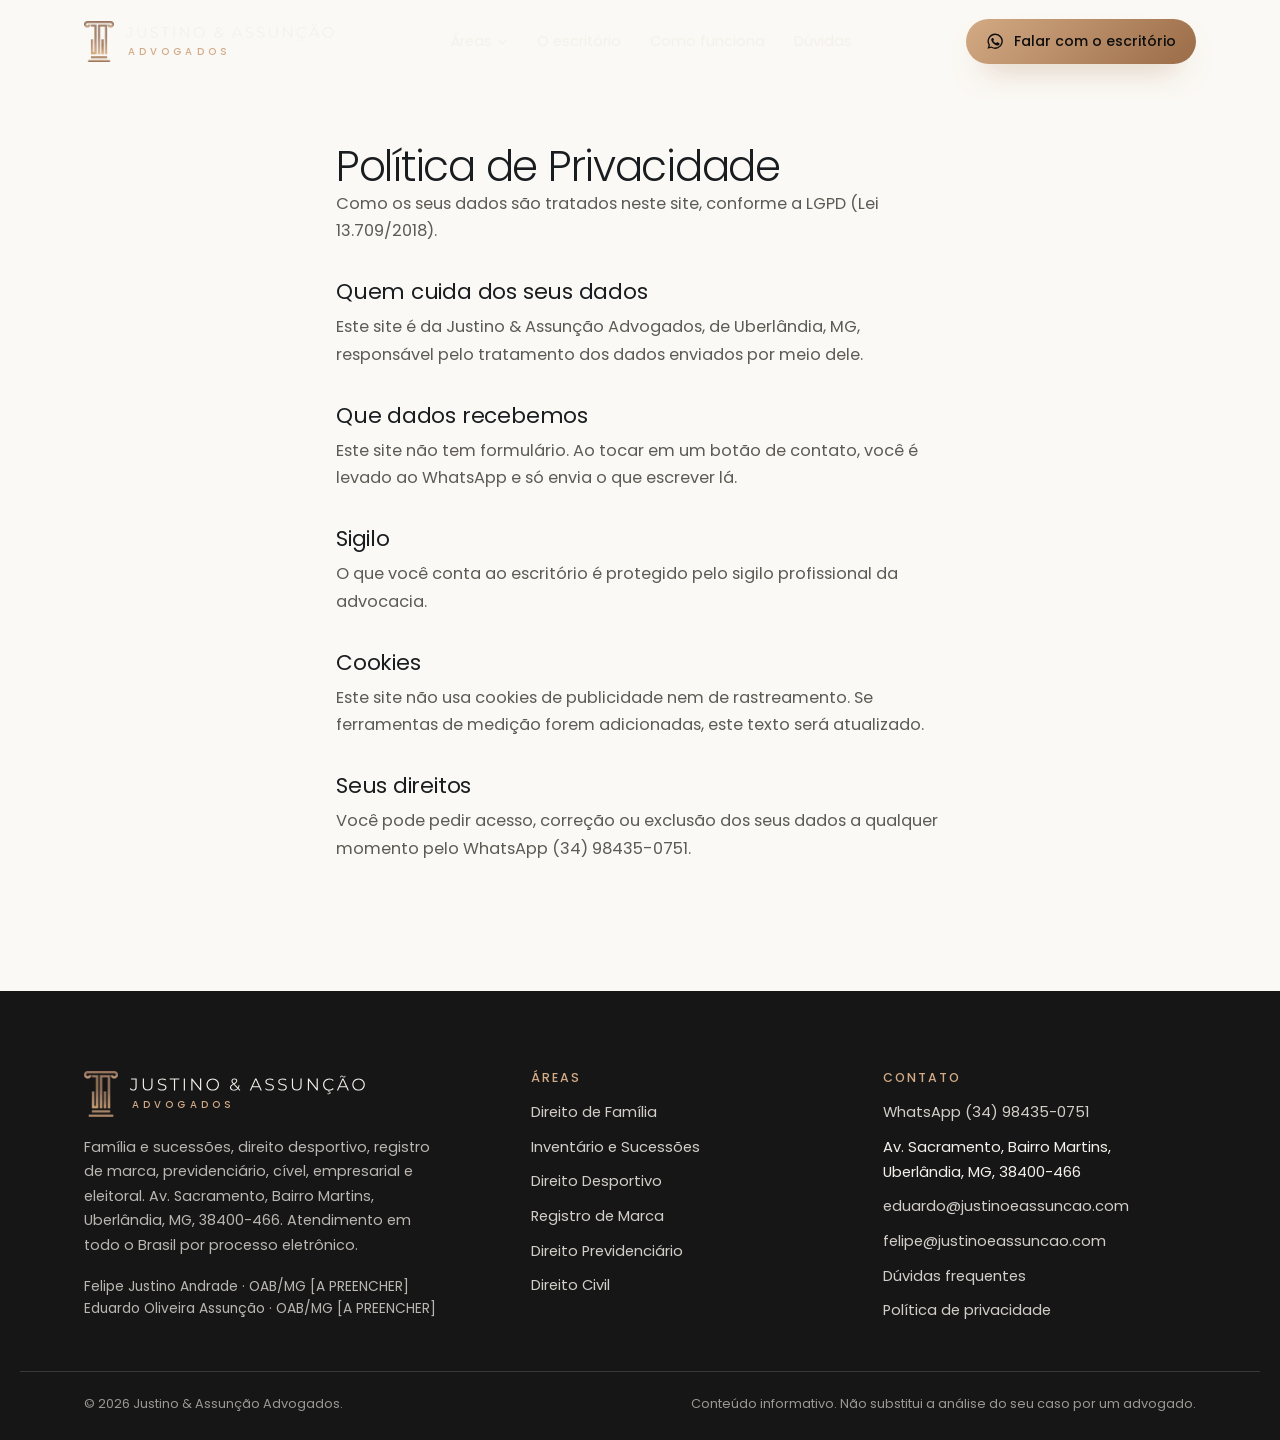
<file: privacidade.html>
<!doctype html>
<html lang="pt-BR">
<head>
<meta charset="utf-8">
<meta name="viewport" content="width=device-width,initial-scale=1,viewport-fit=cover">
<title>Política de Privacidade | Justino &amp; Assunção Advogados</title>
<meta name="description" content="Política de privacidade (LGPD) do site da Justino &amp; Assunção Advogados.">
<meta name="robots" content="noindex,nofollow">
<link rel="canonical" href="https://justinoeassuncao.vercel.app/privacidade">
<meta name="theme-color" content="#0E0E0F">
<meta property="og:type" content="website"><meta property="og:locale" content="pt_BR"><meta property="og:site_name" content="Justino & Assunção Advogados">
<meta property="og:title" content="Política de Privacidade | Justino &amp; Assunção Advogados"><meta property="og:description" content="Política de privacidade (LGPD) do site da Justino &amp; Assunção Advogados."><meta property="og:url" content="https://justinoeassuncao.vercel.app/privacidade">
<meta property="og:image" content="https://justinoeassuncao.vercel.app/assets/img/og-v1.jpg"><meta name="twitter:card" content="summary_large_image">
<link rel="icon" href="/assets/img/favicon-ja.png" type="image/png" sizes="64x64"><link rel="apple-touch-icon" href="/assets/img/apple-touch-icon.png">
<link rel="preload" href="/assets/fonts/poppins-300.woff2" as="font" type="font/woff2" crossorigin>
<link rel="preload" href="/assets/fonts/poppins-500.woff2" as="font" type="font/woff2" crossorigin>

<script>document.documentElement.classList.add('js')</script>
<style>@font-face{font-family:"Poppins";src:url(/assets/fonts/poppins-300.woff2) format("woff2");font-weight:300;font-display:swap}@font-face{font-family:"Poppins";src:url(/assets/fonts/poppins-400.woff2) format("woff2");font-weight:400;font-display:swap}@font-face{font-family:"Poppins";src:url(/assets/fonts/poppins-500.woff2) format("woff2");font-weight:500;font-display:swap}@font-face{font-family:"Sans Reserva";src:local("Arial");size-adjust:112.5%}:root{--grafite:#0E0E0F;--grafite-2:#161617;--grafite-3:#232324;--areia:#F4F0EA;--areia-2:#E7DFD3;--papel:#FBF9F5;--verde:#A97B53;--cobre-1:#D3AA84;--cobre-2:#9A6C47;--bronze:#8E6442;--bronze-2:#B0825B;--bronze-cl:#D2AA86;--tinta:#1A1D20;--muted:#5E5A54;--claro-2:rgba(243,238,230,.74);--linha:rgba(26,29,32,.14);--linha-c:rgba(243,238,230,.16);--r:18px;--maxw:1240px;--gutter:clamp(1.25rem,5vw,4rem);--sec:clamp(5rem,10vw,8.5rem);--t-hero:clamp(2.7rem,4.7vw,4.5rem);--t-h2:clamp(2rem,3.3vw,3.05rem);--ease:cubic-bezier(.22,.8,.2,1)}*,*::before,*::after{box-sizing:border-box}html{-webkit-text-size-adjust:100%;scroll-behavior:smooth;scroll-padding-top:5.5rem}body{margin:0;font:400 1.02rem/1.7 "Poppins","Sans Reserva",system-ui,sans-serif;color:var(--tinta);background:var(--papel);-webkit-font-smoothing:antialiased;overflow-x:clip}img,svg{display:block;max-width:100%}a{color:inherit;text-decoration:none}button{font:inherit;color:inherit;background:none;border:0;cursor:pointer;padding:0}h1,h2,h3,p,ul,ol,dl,dd,figure{margin:0}h1,h2{font-weight:300;line-height:1.08;letter-spacing:-.03em;text-wrap:balance}h3{font-weight:400;line-height:1.3;letter-spacing:-.01em}.wrap{width:100%;max-width:var(--maxw);margin-inline:auto;padding-inline:var(--gutter)}.sec{padding-block:var(--sec)}.escuro{background:var(--grafite);color:var(--areia)}.areia{background:var(--areia)}:focus-visible{outline:2px solid var(--bronze-2);outline-offset:3px;border-radius:6px}::selection{background:var(--bronze-cl);color:var(--grafite)}.so-leitor{position:absolute;width:1px;height:1px;overflow:hidden;clip:rect(0 0 0 0);white-space:nowrap}.ctas{display:flex;flex-wrap:wrap;gap:.8rem;align-items:center}.btn{position:relative;display:inline-flex;align-items:center;justify-content:center;gap:.6rem;min-height:3.25rem;padding:.85rem 1.6rem;border-radius:999px;font-weight:500;font-size:.95rem;line-height:1.2;white-space:nowrap;overflow:hidden;isolation:isolate;transition:transform .35s var(--ease),background-color .3s,color .3s,border-color .3s}.btn svg{width:1.15rem;height:1.15rem;flex:none}.btn--pri{background:linear-gradient(135deg,var(--cobre-1),var(--cobre-2));color:#0E0E0F;box-shadow:0 16px 32px -18px rgba(169,123,83,.9)}.btn--pri::after{content:"";position:absolute;inset:0;z-index:-1;background:linear-gradient(110deg,transparent 30%,rgba(255,255,255,.28) 50%,transparent 70%);transform:translateX(-120%);transition:transform .9s var(--ease)}.btn--pri:hover{transform:translateY(-2px);filter:brightness(1.06)}.btn--pri:hover::after{transform:translateX(120%)}.btn--linha{border:1px solid var(--linha);color:var(--tinta)}.btn--linha:hover{border-color:var(--tinta)}.escuro .btn--linha,.capa .btn--linha{border-color:var(--linha-c);color:var(--areia)}.escuro .btn--linha:hover,.capa .btn--linha:hover{border-color:var(--areia)}.btn--linha svg{width:1rem;height:1rem;transition:transform .35s var(--ease)}.btn--linha:hover svg{transform:translateX(3px)}.top{position:fixed;inset:0 0 auto;z-index:40;color:var(--areia);transition:background-color .4s,box-shadow .4s,backdrop-filter .4s}.top.solid{background:rgba(14,14,15,.86);backdrop-filter:blur(14px);-webkit-backdrop-filter:blur(14px);box-shadow:0 1px 0 var(--linha-c)}.top__in{display:flex;align-items:center;gap:2rem;height:5.2rem}.marca{display:flex;align-items:center;gap:.75rem;flex:none}.marca__coluna{height:2.55rem;width:auto;flex:none}.marca__txt{display:flex;flex-direction:column;align-items:flex-start;gap:.15rem}.marca__nome{height:1.15rem;width:auto;fill:currentColor}.marca__txt>span{font-size:.62rem;font-weight:500;letter-spacing:.42em;text-transform:uppercase;color:var(--bronze-cl);padding-left:.12rem}.nav{display:flex;align-items:center;gap:1.8rem;margin-inline:auto;font-size:.9rem;color:var(--claro-2)}.nav>a,.nav__bt{transition:color .3s}.nav>a:hover,.nav__bt:hover{color:var(--areia)}.nav__areas{position:relative}.nav__bt{display:inline-flex;align-items:center;gap:.35rem;color:var(--claro-2)}.nav__bt svg{width:.7rem;height:.7rem;transition:transform .3s}.nav__menu{position:absolute;left:50%;top:calc(100% + .9rem);width:17rem;padding:.6rem;border-radius:14px;background:var(--grafite-2);box-shadow:0 30px 60px -20px rgba(0,0,0,.6),0 0 0 1px var(--linha-c);opacity:0;visibility:hidden;transform:translate(-50%,-6px);transition:opacity .25s,transform .25s var(--ease),visibility .25s}.nav__menu::before{content:"";position:absolute;inset:-1rem 0 auto;height:1rem}.nav__areas:hover .nav__menu,.nav__areas:focus-within .nav__menu,.nav__areas.aberto .nav__menu{opacity:1;visibility:visible;transform:translate(-50%,0)}.nav__areas:hover .nav__bt svg,.nav__areas.aberto .nav__bt svg{transform:rotate(180deg)}.nav__menu a{display:flex;justify-content:space-between;align-items:center;padding:.65rem .8rem;border-radius:9px;color:var(--areia);transition:background-color .2s}.nav__menu a:hover,.nav__menu a[aria-current]{background:var(--grafite-3)}.nav__menu a i{font-style:normal;font-size:.75rem;color:var(--bronze-cl)}.top .btn{min-height:2.8rem;padding:.65rem 1.25rem;font-size:.88rem}.menu-bt{display:none;width:2.9rem;height:2.9rem;border-radius:50%;border:1px solid var(--linha-c);place-items:center;margin-left:auto}.menu-bt i{display:block;width:1.1rem;height:1px;background:currentColor;box-shadow:0 -5px 0 currentColor,0 5px 0 currentColor;transition:box-shadow .3s,transform .3s}.menu{position:fixed;inset:0;z-index:39;background:var(--grafite);color:var(--areia);padding:6.5rem var(--gutter) 2rem;display:flex;flex-direction:column;gap:2rem;overflow-y:auto;opacity:0;visibility:hidden;transition:opacity .35s,visibility .35s}.menu.aberto{opacity:1;visibility:visible}.menu nav{display:flex;flex-direction:column}.menu nav a{display:flex;justify-content:space-between;align-items:baseline;padding:.95rem 0;border-bottom:1px solid var(--linha-c);font-size:1.35rem;font-weight:300}.menu nav a i{font-style:normal;font-size:.8rem;color:var(--bronze-cl)}.menu__extra{display:flex;flex-direction:column;gap:.4rem;font-size:.95rem;color:var(--claro-2)}.menu-aberto .menu-bt i{box-shadow:none;transform:rotate(45deg)}.menu-aberto .menu-bt i::after{content:"";display:block;width:100%;height:1px;background:currentColor;transform:rotate(90deg)}.capa{position:relative;min-height:100svh;display:flex;align-items:center;overflow:hidden;isolation:isolate;text-align:center;background:radial-gradient(70% 60% at 50% 38%,#1F1F21 0%,var(--grafite) 70%);color:var(--areia)}.capa::after{content:"";position:absolute;inset:auto 0 0;height:18%;z-index:1;background:linear-gradient(0deg,var(--grafite) 0%,rgba(14,14,15,0));pointer-events:none}.capa__fundo{position:absolute;inset:0;z-index:-1}.capa__fundo img{width:100%;height:100%;object-fit:cover;opacity:.62}.capa__fundo::after{content:"";position:absolute;inset:0;background:radial-gradient(52% 58% at 50% 42%,rgba(14,14,15,.72) 0%,rgba(14,14,15,.38) 100%),linear-gradient(180deg,rgba(14,14,15,.55) 0%,rgba(14,14,15,0) 30%)}.capa__palco{position:absolute;inset:0;z-index:0}.lado{position:absolute;bottom:0;height:min(52svh,32rem);display:flex;align-items:flex-end}.lado--l{right:calc(50% + 14.5rem)}.lado--r{left:calc(50% + 14.5rem)}.lado__foto{position:relative;z-index:2;height:100%;width:auto;max-width:none;-webkit-mask-image:linear-gradient(0deg,transparent 0,#000 22%);mask-image:linear-gradient(0deg,transparent 0,#000 22%)}.lado__luz{position:absolute;z-index:1;left:50%;top:38%;width:115%;aspect-ratio:1;transform:translate(-50%,-50%);border-radius:50%;background:radial-gradient(closest-side,rgba(201,162,122,.17),rgba(201,162,122,0))}.letra{position:absolute;z-index:0;height:150%;width:auto;top:-66%;overflow:visible}.lado--l .letra{left:50%;transform:translateX(-58%)}.lado--r .letra{left:50%;transform:translateX(-42%)}.letra path{fill:none;stroke:var(--bronze-cl);stroke-width:1.1px;vector-effect:non-scaling-stroke;opacity:.55;stroke-dasharray:1;stroke-dashoffset:1;animation:traco 3.4s var(--ease) .2s forwards}.lado--r .letra path{animation-delay:.5s}@keyframes traco{to{stroke-dashoffset:0}}.capa__txt{position:relative;z-index:3;max-width:calc(40rem + 2 * var(--gutter));margin-inline:auto;padding-block:6.5rem 12rem}.capa__marca{display:flex;flex-direction:column;align-items:center;gap:.7rem;margin-bottom:3.2rem}.capa__coluna{height:clamp(4rem,6vw,5.4rem);width:auto;margin-bottom:.5rem}.capa__nome{height:clamp(1.5rem,2.3vw,2.1rem);width:auto;fill:var(--areia)}.capa__marca span{text-transform:uppercase;font-size:.72rem;font-weight:500;letter-spacing:.55em;padding-left:.55em;color:var(--bronze-cl)}.capa h1{font-size:clamp(2.6rem,4.3vw,4.3rem);line-height:1.05}.capa__txt>p{margin:1.3rem auto 0;font-size:clamp(1.02rem,1.2vw,1.14rem);color:var(--claro-2);max-width:30rem}.capa .ctas{margin-top:2.2rem;justify-content:center}.capa--area{min-height:94svh}.capa--area .capa__txt{max-width:calc(42rem + 2 * var(--gutter));padding-top:9rem}.capa--area h1{font-size:clamp(2.2rem,3.4vw,3.1rem)}.home .top:not(.solid) .marca{opacity:0;pointer-events:none}.top .marca{transition:opacity .4s}.seletor{background:var(--grafite);color:var(--areia);padding-block:0 clamp(3.5rem,7vw,5rem)}.seletor__in{display:grid;grid-template-columns:minmax(0,.7fr) minmax(0,2fr);gap:2rem;align-items:center;padding-top:2.2rem;border-top:1px solid var(--linha-c)}.seletor__h{font-size:clamp(1.3rem,2vw,1.7rem);font-weight:300;letter-spacing:-.02em;line-height:1.2}.seletor__grade{display:grid;grid-template-columns:repeat(3,1fr);gap:.6rem}.seletor a{display:flex;align-items:center;justify-content:space-between;gap:.8rem;padding:.9rem 1rem .9rem 1.1rem;border-radius:12px;border:1px solid var(--linha-c);font-size:.9rem;line-height:1.35;text-align:left;background:rgba(255,255,255,.02);transition:border-color .3s,background-color .3s}.seletor a svg{width:.95rem;height:.95rem;flex:none;color:var(--bronze-cl);transition:transform .35s var(--ease)}.seletor a:hover{border-color:var(--bronze-cl);background:rgba(201,162,122,.08)}.seletor a:hover svg{transform:translateX(3px)}.com-fundo,.final{position:relative;isolation:isolate;overflow:hidden}.sec__fundo{position:absolute;inset:0;z-index:-2}.sec__fundo img{width:100%;height:100%;object-fit:cover}.sec__fundo::after{content:"";position:absolute;inset:0;background:rgba(14,14,15,.8)}.manifesto-sec{clip-path:inset(0)}.sec__fundo--fixo{position:fixed}.manifesto-sec .sec__fundo::after{background:linear-gradient(180deg,rgba(14,14,15,.86) 0%,rgba(14,14,15,.7) 45%,rgba(14,14,15,.9) 100%)}.alcance-sec .sec__fundo::after{background:linear-gradient(90deg,rgba(14,14,15,.94) 0%,rgba(14,14,15,.7) 55%,rgba(14,14,15,.82) 100%)}.final .sec__fundo::after{background:rgba(14,14,15,.84)}.letreiro{position:absolute;overflow:visible;pointer-events:none}.letreiro path{fill:none;stroke:var(--bronze-cl);stroke-width:1.1px;vector-effect:non-scaling-stroke;opacity:.4;stroke-dasharray:1;stroke-dashoffset:1}.indice-cab{display:flex;justify-content:space-between;align-items:end;gap:2rem;margin-bottom:clamp(2.4rem,5vw,3.6rem)}.indice-cab h2{font-size:var(--t-h2);max-width:34rem}.indice{margin:0;padding:0;list-style:none;border-top:1px solid var(--linha)}.indice a{position:relative;display:grid;grid-template-columns:3.6rem minmax(0,1fr) minmax(0,1.15fr) 3.4rem;align-items:center;gap:1.5rem;padding:1.7rem .4rem;border-bottom:1px solid var(--linha);isolation:isolate}.indice a::before{content:"";position:absolute;inset:0;z-index:-1;background:var(--grafite);transform:scaleY(0);transform-origin:bottom;transition:transform .55s var(--ease)}.indice__n{font-size:.82rem;font-weight:500;letter-spacing:.12em;color:var(--bronze);transition:color .4s}.indice__nome{font-size:clamp(1.6rem,2.7vw,2.4rem);font-weight:300;letter-spacing:-.02em;line-height:1.1;transition:color .4s,transform .55s var(--ease)}.indice__txt{color:var(--muted);font-size:.96rem;transition:color .4s}.indice__seta{width:3.2rem;height:3.2rem;border-radius:50%;border:1px solid var(--linha);display:grid;place-items:center;transition:border-color .4s,background-color .4s,color .4s,transform .55s var(--ease)}.indice__seta svg{width:1.1rem;height:1.1rem}.indice a:hover::before,.indice a:focus-visible::before{transform:scaleY(1);transform-origin:top}.indice a:hover .indice__nome{color:var(--areia);transform:translateX(.6rem)}.indice a:hover .indice__txt{color:var(--claro-2)}.indice a:hover .indice__n{color:var(--bronze-cl)}.indice a:hover .indice__seta{border-color:var(--bronze-cl);background:var(--bronze-cl);color:var(--grafite);transform:rotate(-45deg)}.manifesto{font-size:clamp(1.6rem,3.1vw,2.75rem);font-weight:300;line-height:1.3;letter-spacing:-.02em;max-width:58rem}.manifesto span{opacity:.38;transition:opacity .45s}.manifesto span.on{opacity:1}.manifesto-sec .ctas{margin-top:2.4rem}.difs{display:grid;grid-template-columns:repeat(5,1fr);gap:clamp(1rem,2.4vw,2rem);margin:clamp(4rem,8vw,6rem) 0 0;padding:0;list-style:none}.dif{padding-top:1.4rem;border-top:1px solid var(--linha-c)}.dif svg{height:3.2rem;width:auto;margin-bottom:1.3rem;overflow:visible}.dif svg path{fill:none;stroke:var(--bronze-cl);stroke-width:1px;vector-effect:non-scaling-stroke;stroke-dasharray:1;stroke-dashoffset:1}.dif.in svg path{animation:traco 2.2s var(--ease) forwards}.dif h3{font-size:1.08rem;color:var(--areia)}.dif p{margin-top:.5rem;font-size:.92rem;color:var(--claro-2)}.equipe{position:relative;overflow:hidden;isolation:isolate;min-height:min(88svh,50rem);display:flex;align-items:center;background:var(--papel);padding-block:clamp(4.5rem,9svh,6rem) clamp(3.5rem,8svh,5.5rem)}.equipe__txt{position:relative;z-index:2;text-align:center;max-width:calc(36rem + 2 * var(--gutter))}.equipe h2{font-size:var(--t-h2);white-space:nowrap}.equipe__p{text-align:left;max-width:34rem;margin:1.6rem auto 0;color:var(--muted)}.equipe__p p+p{margin-top:1rem}.equipe .ctas{justify-content:center;margin-top:2.2rem}.equipe__palco{position:absolute;inset:0;z-index:1;pointer-events:none}.eq{position:absolute;bottom:0;margin:0;height:min(54svh,31rem);display:flex;align-items:flex-end}.eq--l{right:calc(50% + 15.5rem)}.eq--r{left:calc(50% + 10rem)}.eq--r .letra{left:4rem}.eq__foto{position:relative;z-index:1;height:100%;width:auto;max-width:none}.eq .letra path{stroke:var(--bronze-2);opacity:.42;animation:none}.equipe.in .eq .letra path{animation:traco 3.2s var(--ease) .2s forwards}.eq__nome{position:absolute;z-index:2;left:50%;bottom:clamp(3.2rem,8svh,4.6rem);transform:translateX(-50%);display:flex;flex-direction:column;align-items:center;padding:.7rem 1.6rem;border-radius:999px;background:rgba(250,247,242,.94);border:1px solid var(--linha);box-shadow:0 18px 36px -20px rgba(26,29,32,.45);-webkit-backdrop-filter:blur(8px);backdrop-filter:blur(8px);text-align:center;white-space:nowrap;line-height:1.35}.eq__nome b{font-weight:500;font-size:.95rem;color:var(--tinta)}.eq__nome span{font-size:.76rem;color:var(--muted)}.eq--l .eq__nome{left:56%}.eq--r .eq__nome{left:52%}.cab-centro{font-size:var(--t-h2);text-align:center;margin:0 auto clamp(2.4rem,5vw,3.6rem)}.fim-centro{justify-content:center;margin-top:clamp(2.2rem,4vw,3rem)}@media (min-width:861px){.cab-centro{white-space:nowrap}}.areas-sec{padding-block:clamp(3.5rem,8svh,5.5rem)}.areas-sec .cab-centro{margin-bottom:clamp(1.6rem,3.5svh,2.4rem)}.areas-sec .indice a{padding:clamp(.7rem,1.6svh,1.05rem) .4rem}.areas-sec .indice__nome{font-size:clamp(1.4rem,2.2vw,1.95rem)}.areas-sec .indice__txt{font-size:.9rem;line-height:1.55}.areas-sec .indice__seta{width:2.7rem;height:2.7rem}.areas-sec .fim-centro{margin-top:clamp(1.6rem,3.5svh,2.4rem)}.passos-cab{display:flex;justify-content:space-between;align-items:end;gap:2rem;margin-bottom:clamp(2.8rem,6vw,4rem)}.passos-cab h2{font-size:var(--t-h2);max-width:32rem}.passos{position:relative;display:grid;grid-template-columns:repeat(4,1fr);gap:clamp(1.2rem,3vw,2.4rem);margin:0;padding:0;list-style:none}.passos::before,.passos__linha{content:"";position:absolute;left:1.6rem;right:1.6rem;top:1.6rem;height:1px;background:var(--linha)}.passos__linha{background:var(--bronze-2);transform:scaleX(var(--p,0));transform-origin:left;transition:transform .15s linear}.escuro .passos::before{background:var(--linha-c)}.escuro .passos__linha{background:var(--bronze-cl)}.passo b{position:relative;display:grid;place-items:center;width:3.2rem;height:3.2rem;border-radius:50%;background:var(--papel);border:1px solid var(--bronze-2);color:var(--bronze);font-weight:500;font-size:.9rem;margin-bottom:1.4rem}.areia .passo b{background:var(--areia)}.escuro .passo b{background:var(--grafite);border-color:var(--bronze-cl);color:var(--bronze-cl)}.passo h3{font-size:1.14rem}.passo p{margin-top:.5rem;color:var(--muted);font-size:.95rem}.escuro .passo p{color:var(--claro-2)}.alcance{display:grid;grid-template-columns:minmax(0,1fr) minmax(0,1fr);gap:clamp(2rem,6vw,5rem);align-items:center}.alcance h2{font-size:var(--t-h2)}.alcance p{margin-top:1.2rem;color:var(--claro-2)}.alcance .ctas{margin-top:2.2rem}.mapa{width:100%;max-width:34rem;margin-inline:auto;overflow:visible}.mapa__pais{fill:rgba(201,162,122,.05);stroke:var(--bronze-cl);stroke-width:1.2;stroke-linejoin:round;stroke-dasharray:1;stroke-dashoffset:1}.mapa__arco{fill:none;stroke:var(--bronze-cl);stroke-width:1;opacity:.55;stroke-dasharray:1;stroke-dashoffset:1}.mapa__cap{fill:var(--bronze-cl);opacity:0}.mapa__udi{fill:var(--areia)}.mapa__onda{fill:none;stroke:var(--areia);stroke-width:1;transform-box:fill-box;transform-origin:center;opacity:0}.mapa__nome{font:500 15px "Poppins","Sans Reserva",sans-serif;fill:var(--areia)}.mapa.ver .mapa__pais{animation:traco 2.6s var(--ease) forwards}.mapa.ver .mapa__arco{animation:traco 1.4s var(--ease) var(--d) forwards}.mapa.ver .mapa__cap{animation:aparece .5s var(--ease) var(--d) forwards}.mapa.ver .mapa__onda{animation:onda 2.8s ease-out 1s infinite}.mapa.ver .mapa__onda--2{animation-delay:2.4s}@keyframes aparece{to{opacity:.9}}@keyframes onda{0%{opacity:.7;transform:scale(1)}100%{opacity:0;transform:scale(4.2)}}.sit{display:grid;grid-template-columns:minmax(0,.8fr) minmax(0,1.2fr);gap:clamp(2rem,6vw,5rem);align-items:start}.sit__cab{position:sticky;top:7.5rem;display:flex;flex-direction:column;align-items:flex-start;gap:1.8rem}.sit__cab h2{font-size:var(--t-h2)}.cartoes{display:flex;flex-direction:column;gap:1.1rem;margin:0;padding:0;list-style:none}.cartao{position:sticky;top:calc(7.5rem + var(--i) * .9rem);display:grid;grid-template-columns:auto 1fr;gap:.4rem 1.5rem;padding:clamp(1.5rem,3vw,2.2rem);border-radius:var(--r);background:var(--papel);border:1px solid var(--linha);box-shadow:0 -16px 40px -30px rgba(26,29,32,.35)}.cartao svg{grid-row:span 2;height:2.6rem;width:auto;overflow:visible}.cartao svg path{fill:none;stroke:var(--bronze-2);stroke-width:1px;vector-effect:non-scaling-stroke}.cartao h3{font-size:clamp(1.1rem,1.6vw,1.3rem);align-self:end}.cartao p{color:var(--muted);font-size:.96rem}.docs{display:grid;grid-template-columns:minmax(0,.8fr) minmax(0,1.2fr);gap:clamp(2rem,6vw,5rem);align-items:start}.docs h2{font-size:var(--t-h2)}.docs .ctas{margin-top:2rem}.docs__lista{display:grid;grid-template-columns:1fr 1fr;column-gap:2rem;margin:0;padding:0;list-style:none;border-top:1px solid var(--linha);counter-reset:d}.docs__lista li{display:grid;grid-template-columns:2.4rem 1fr;padding:1.05rem 0;border-bottom:1px solid var(--linha);counter-increment:d;font-size:.98rem}.docs__lista li::before{content:counter(d,decimal-leading-zero);font-size:.78rem;font-weight:500;letter-spacing:.1em;color:var(--bronze);padding-top:.2rem}.faq{max-width:52rem;margin-inline:auto}.faq .cab-centro{margin-bottom:clamp(1.8rem,4vw,2.8rem)}.faq__item{border-bottom:1px solid var(--linha)}.faq__item:first-child{border-top:1px solid var(--linha)}.faq__item summary{display:flex;justify-content:space-between;align-items:center;gap:1rem;padding:1.3rem 0;cursor:pointer;list-style:none;font-size:1.04rem}.faq__item summary::-webkit-details-marker{display:none}.faq__item summary i{position:relative;flex:none;width:2rem;height:2rem;border-radius:50%;border:1px solid var(--linha);transition:transform .4s var(--ease),background-color .3s,border-color .3s}.faq__item summary i::before,.faq__item summary i::after{content:"";position:absolute;left:50%;top:50%;width:.8rem;height:1px;background:currentColor;transform:translate(-50%,-50%)}.faq__item summary i::after{transform:translate(-50%,-50%) rotate(90deg)}.faq__item[open] summary i{transform:rotate(45deg);background:var(--bronze);border-color:var(--bronze);color:#fff}.faq__item p{padding:0 3rem 1.4rem 0;color:var(--muted)}.final{position:relative;overflow:hidden;isolation:isolate;text-align:center}.final .letreiro{left:50%;top:50%;width:min(92vw,60rem);height:auto;transform:translate(-50%,-50%);z-index:-1}.final.in .letreiro path{animation:traco 3.2s var(--ease) forwards}.final h2{font-size:var(--t-h2);max-width:44rem;margin-inline:auto}.final p{margin:1.2rem auto 0;max-width:38rem;color:var(--claro-2)}.final .ctas{justify-content:center;margin-top:2.4rem}.outras{margin-top:clamp(4rem,8vw,6rem);padding-top:2rem;border-top:1px solid var(--linha-c);text-align:left}.outras h2{font-size:1.15rem;font-weight:400;letter-spacing:0;margin:0 0 1.2rem;max-width:none}.outras__lista{display:grid;grid-template-columns:repeat(5,1fr);gap:.7rem}.outras__lista a{display:flex;justify-content:space-between;align-items:center;gap:.6rem;padding:1rem 1.1rem;border-radius:12px;border:1px solid var(--linha-c);font-size:.92rem;transition:border-color .3s,background-color .3s}.outras__lista a:hover{border-color:var(--bronze-cl);background:rgba(201,162,122,.08)}.outras__lista svg{width:.95rem;height:.95rem;color:var(--bronze-cl);flex:none}.rod{background:var(--grafite-2);color:var(--areia);padding-block:clamp(3.5rem,7vw,5rem) 1.6rem}.rod__in{display:grid;grid-template-columns:1.3fr 1fr 1fr;gap:2.5rem}.rod .marca__nome{height:1.3rem}.rod .marca__coluna{height:2.9rem}.rod__marca p{margin-top:1.1rem;font-size:.9rem;color:var(--claro-2);max-width:22rem}.rod__marca ul{margin:1.2rem 0 0;padding:0;list-style:none;font-size:.86rem;color:var(--claro-2);line-height:1.6}.rod__col h2{font-size:.78rem;font-weight:500;letter-spacing:.16em;text-transform:uppercase;color:var(--bronze-cl);margin-bottom:1rem}.rod__col ul{margin:0;padding:0;list-style:none;display:flex;flex-direction:column;gap:.6rem;font-size:.92rem}.rod__col a{color:rgba(243,238,230,.85);transition:color .3s}.rod__col a:hover{color:var(--bronze-cl)}.rod__fim{margin-top:3rem;padding-top:1.3rem;border-top:1px solid var(--linha-c);font-size:.8rem;color:rgba(243,238,230,.6);display:flex;justify-content:space-between;gap:1rem;flex-wrap:wrap}.zap{position:fixed;right:1.1rem;bottom:1.1rem;z-index:50;display:grid;place-items:center;width:3.6rem;height:3.6rem;border-radius:50%;background:#1FAF5A;color:#fff;box-shadow:0 16px 34px -14px rgba(0,0,0,.45);transition:transform .35s var(--ease)}.zap svg{width:1.9rem;height:1.9rem}.zap:hover{transform:translateY(-2px)}.js .zap{opacity:0;transform:translateY(12px);pointer-events:none;transition:opacity .4s var(--ease),transform .4s var(--ease)}.js .zap.ver{opacity:1;transform:none;pointer-events:auto}.texto-pag{padding-top:9rem}.texto{max-width:46rem}.texto h1{font-size:var(--t-h2)}.texto h2{font-size:1.35rem;margin:2.2rem 0 .6rem;font-weight:400;letter-spacing:-.01em}.texto p{color:var(--muted)}.obrigado{min-height:100svh;display:grid;place-items:center;text-align:center;padding:2rem;background:var(--grafite);color:var(--areia)}.obrigado .capa__coluna{display:block;margin:0 auto 1.1rem}.obrigado .marca__nome{height:1.45rem;margin:0 auto}.obrigado h1{margin-top:2rem;font-size:clamp(1.8rem,4vw,2.8rem)}.obrigado p{margin-top:.8rem;color:var(--claro-2)}.gira{width:2.6rem;height:2.6rem;margin:2rem auto;border-radius:50%;border:1.5px solid var(--linha-c);border-top-color:var(--bronze-cl);animation:gira 1s linear infinite}@keyframes gira{to{transform:rotate(360deg)}}.obrigado .ctas{justify-content:center}.js .rv{opacity:0;transform:translate3d(0,26px,0);transition:opacity .9s var(--ease),transform 1.1s var(--ease)}.js .rv.in{opacity:1;transform:none}.js .rv[data-d="1"]{transition-delay:.08s}.js .rv[data-d="2"]{transition-delay:.16s}.js .rv[data-d="3"]{transition-delay:.24s}.js .rv[data-d="4"]{transition-delay:.32s}@media (max-width:1060px){.nav,.top .btn{display:none}.menu-bt{display:grid}.difs{grid-template-columns:repeat(3,1fr);row-gap:2.6rem}.capa{flex-direction:column;align-items:stretch;min-height:0}.capa__txt{order:-1;padding-block:7rem 0;max-width:calc(34rem + 2 * var(--gutter))}.capa__palco{position:relative;inset:auto;height:min(64vw,25rem);margin-top:3.5rem}.lado{height:100%}.lado--l{right:46%}.lado--r{left:46%;z-index:1}.letra{height:125%;top:-32%}.seletor__grade{grid-template-columns:1fr 1fr}.equipe{flex-direction:column;align-items:stretch;min-height:0;padding-bottom:0}.sec__fundo--fixo{position:absolute}.manifesto-sec{clip-path:none}.alcance-sec .sec__fundo::after{background:linear-gradient(180deg,rgba(14,14,15,.9) 0%,rgba(14,14,15,.72) 60%,rgba(14,14,15,.86) 100%)}.equipe__palco{position:relative;inset:auto;height:min(68vw,26rem);margin-top:3rem}.eq{height:100%}.eq--l{right:47%}.eq--r{left:45%}.eq--r .letra{left:0}.eq--l .eq__nome{left:auto;right:calc(3vw + 4px);transform:none;max-width:calc(50vw - 16px)}.eq--r .eq__nome{left:calc(5vw + 4px);transform:none;max-width:calc(50vw - 16px)}.outras__lista{grid-template-columns:repeat(3,1fr)}}@media (max-width:860px){.alcance,.sit,.docs{grid-template-columns:1fr}.sit__cab{position:relative;top:0}.indice a{grid-template-columns:2.6rem minmax(0,1fr) 3rem;row-gap:.3rem}.indice__txt{grid-column:2;grid-row:2}.indice__seta{grid-row:1 / span 2;grid-column:3}.passos{grid-template-columns:1fr 1fr;row-gap:2.6rem}.passos::before,.passos__linha{display:none}.rod__in{grid-template-columns:1fr 1fr}.rod__marca{grid-column:1 / -1}}@media (min-width:1061px) and (max-width:1260px){.eq--l .eq__nome{left:auto;right:0;transform:none}.eq--r .eq__nome{left:0;transform:none}.eq__nome{padding:.55rem 1.05rem}.eq__nome b{font-size:.86rem}.eq__nome span{font-size:.7rem}}@media (max-width:760px){.top__in{height:4.6rem}.capa:not(.capa--area) h1{max-width:5.5em;margin-inline:auto}.marca__nome{height:.98rem}.marca__coluna{height:2.2rem}.marca{gap:.6rem}.seletor__in{grid-template-columns:1fr;text-align:center}.seletor__grade{grid-template-columns:1fr}.ctas{justify-content:center}.indice-cab,.passos-cab{flex-direction:column;align-items:center;text-align:center}.alcance__txt,.sit__cab,.docs__cab,.manifesto-sec .wrap{text-align:center;align-items:center}.equipe h2{white-space:normal}.equipe__p{text-align:center}.eq__nome{bottom:.9rem;padding:.5rem 1rem;white-space:normal;width:max-content;max-width:44vw}.eq__nome b{font-size:.76rem;line-height:1.25}.eq__nome span{display:none}.eq__nome{padding:.5rem .8rem;width:calc(50vw - 22px);min-height:3.4rem;justify-content:center}.manifesto{margin-inline:auto}.difs{grid-template-columns:1fr 1fr;text-align:center}.dif svg{margin-inline:auto}.dif:last-child{grid-column:1 / -1}.passos{grid-template-columns:1fr;text-align:center}.passo b{margin-inline:auto}.indice a{padding:1.3rem .2rem;gap:1rem}.indice__nome{font-size:1.5rem}.indice__seta{width:2.6rem;height:2.6rem}.cartao{grid-template-columns:1fr;text-align:center;top:calc(5.8rem + var(--i) * .7rem)}.cartao svg{grid-row:auto;margin:0 auto .6rem}.docs__lista{grid-template-columns:1fr;text-align:left}.faq__item p{padding-right:0}.outras__lista{grid-template-columns:1fr 1fr}.rod__in{grid-template-columns:1fr;text-align:center}.rod .marca{justify-content:center}.rod__marca p,.rod__marca ul{margin-inline:auto}.rod__fim{justify-content:center;text-align:center}.btn{padding-inline:1.3rem}}@media (max-width:359px){.btn{white-space:normal}}@media (prefers-reduced-motion:reduce){*,*::before,*::after{animation-duration:.01ms!important;animation-iteration-count:1!important;transition-duration:.01ms!important}.js .rv{opacity:1;transform:none}.manifesto span{opacity:1}}@media (max-width:600px){.ctas{display:grid;grid-template-columns:minmax(0,max-content);width:fit-content;max-width:100%;margin-inline:auto}.ctas>*{width:100%;justify-content:center;text-align:center}}</style>

</head>
<body class="">
<svg width="0" height="0" style="position:absolute" aria-hidden="true"><defs><path id="ja-nome" d="M188 6Q130 6 79 -20Q28 -46 -4 -94L37 -141Q66 -99 105 -77Q143 -54 189 -54Q321 -54 321 -211V-639H64V-700H390V-213Q390 -103 339 -49Q288 6 188 6Z M1035 6Q902 6 825 -71Q749 -148 749 -299V-700H818V-301Q818 -176 875 -116Q932 -56 1035 -56Q1139 -56 1196 -116Q1253 -176 1253 -301V-700H1321V-299Q1321 -148 1245 -71Q1168 6 1035 6Z M1878 6Q1800 6 1729 -20Q1658 -46 1619 -86L1647 -139Q1684 -103 1746 -78Q1808 -53 1878 -53Q1944 -53 1986 -70Q2028 -87 2048 -116Q2069 -145 2069 -180Q2069 -221 2045 -247Q2022 -272 1983 -287Q1945 -302 1899 -313Q1853 -323 1807 -336Q1760 -349 1722 -369Q1683 -390 1660 -425Q1637 -460 1637 -515Q1637 -566 1664 -610Q1691 -653 1747 -680Q1804 -706 1892 -706Q1951 -706 2009 -689Q2067 -673 2108 -643L2084 -588Q2040 -618 1989 -632Q1939 -647 1892 -647Q1828 -647 1786 -629Q1744 -611 1724 -582Q1705 -553 1705 -517Q1705 -475 1728 -450Q1752 -424 1790 -410Q1829 -395 1875 -384Q1921 -373 1967 -360Q2013 -348 2051 -327Q2090 -307 2113 -273Q2137 -238 2137 -184Q2137 -133 2109 -90Q2082 -47 2024 -20Q1967 6 1878 6Z M2576 0V-639H2328V-700H2892V-639H2644V0Z M3152 0V-700H3221V0Z M3593 0V-700H3650L4136 -86H4106V-700H4175V0H4118L3631 -614H3662V0Z M4850 6Q4771 6 4704 -21Q4636 -47 4587 -96Q4537 -144 4510 -209Q4482 -273 4482 -350Q4482 -427 4510 -491Q4537 -556 4587 -604Q4636 -653 4703 -679Q4770 -706 4850 -706Q4929 -706 4995 -680Q5062 -653 5112 -605Q5161 -557 5189 -492Q5216 -427 5216 -350Q5216 -273 5189 -208Q5161 -143 5112 -95Q5062 -47 4995 -20Q4929 6 4850 6ZM4850 -56Q4913 -56 4967 -78Q5022 -100 5062 -140Q5102 -180 5125 -233Q5147 -287 5147 -350Q5147 -414 5125 -467Q5102 -520 5062 -560Q5022 -600 4968 -622Q4913 -644 4850 -644Q4786 -644 4731 -622Q4677 -600 4637 -560Q4596 -520 4574 -467Q4552 -414 4552 -350Q4552 -287 4574 -233Q4596 -180 4637 -140Q4677 -100 4731 -78Q4786 -56 4850 -56Z M6093 6Q6026 6 5973 -16Q5920 -39 5890 -79Q5859 -119 5859 -172Q5859 -216 5879 -253Q5899 -291 5943 -327Q5988 -364 6061 -404Q6125 -439 6160 -465Q6196 -491 6211 -515Q6226 -538 6226 -566Q6226 -606 6199 -630Q6173 -654 6122 -654Q6069 -654 6040 -628Q6010 -601 6010 -558Q6010 -537 6017 -518Q6024 -498 6042 -475Q6060 -451 6093 -416L6464 -34L6425 11L6039 -388Q6004 -424 5984 -452Q5964 -479 5956 -504Q5948 -530 5948 -557Q5948 -601 5969 -635Q5991 -668 6030 -687Q6070 -705 6122 -705Q6172 -705 6208 -689Q6244 -672 6264 -641Q6284 -610 6284 -567Q6284 -529 6265 -497Q6247 -464 6205 -432Q6163 -401 6092 -362Q6028 -326 5992 -297Q5955 -267 5940 -239Q5925 -211 5925 -178Q5925 -140 5947 -111Q5968 -82 6007 -66Q6046 -50 6097 -50Q6167 -50 6223 -79Q6278 -108 6315 -167Q6353 -227 6370 -316L6424 -299Q6404 -199 6359 -131Q6313 -63 6246 -29Q6179 6 6093 6Z M7020 0 7340 -700H7408L7729 0H7656L7360 -660H7388L7092 0ZM7144 -189 7165 -246H7574L7596 -189Z M8179 6Q8101 6 8030 -20Q7959 -46 7920 -86L7948 -139Q7985 -103 8047 -78Q8109 -53 8179 -53Q8245 -53 8287 -70Q8329 -87 8349 -116Q8370 -145 8370 -180Q8370 -221 8346 -247Q8323 -272 8284 -287Q8246 -302 8200 -313Q8154 -323 8108 -336Q8061 -349 8023 -369Q7984 -390 7961 -425Q7938 -460 7938 -515Q7938 -566 7965 -610Q7992 -653 8048 -680Q8105 -706 8193 -706Q8252 -706 8310 -689Q8368 -673 8409 -643L8385 -588Q8341 -618 8290 -632Q8240 -647 8193 -647Q8129 -647 8087 -629Q8045 -611 8025 -582Q8006 -553 8006 -517Q8006 -475 8029 -450Q8053 -424 8091 -410Q8130 -395 8176 -384Q8222 -373 8268 -360Q8314 -348 8352 -327Q8391 -307 8414 -273Q8438 -238 8438 -184Q8438 -133 8410 -90Q8383 -47 8325 -20Q8268 6 8179 6Z M8932 6Q8854 6 8783 -20Q8712 -46 8673 -86L8701 -139Q8738 -103 8800 -78Q8862 -53 8932 -53Q8998 -53 9040 -70Q9082 -87 9102 -116Q9123 -145 9123 -180Q9123 -221 9099 -247Q9076 -272 9037 -287Q8999 -302 8953 -313Q8907 -323 8861 -336Q8814 -349 8776 -369Q8737 -390 8714 -425Q8691 -460 8691 -515Q8691 -566 8718 -610Q8745 -653 8801 -680Q8858 -706 8946 -706Q9005 -706 9063 -689Q9121 -673 9162 -643L9138 -588Q9094 -618 9043 -632Q8993 -647 8946 -647Q8882 -647 8840 -629Q8798 -611 8778 -582Q8759 -553 8759 -517Q8759 -475 8782 -450Q8806 -424 8844 -410Q8883 -395 8929 -384Q8975 -373 9021 -360Q9067 -348 9105 -327Q9144 -307 9167 -273Q9191 -238 9191 -184Q9191 -133 9163 -90Q9136 -47 9078 -20Q9021 6 8932 6Z M9774 6Q9641 6 9564 -71Q9488 -148 9488 -299V-700H9557V-301Q9557 -176 9614 -116Q9671 -56 9774 -56Q9878 -56 9935 -116Q9992 -176 9992 -301V-700H10060V-299Q10060 -148 9984 -71Q9907 6 9774 6Z M10426 0V-700H10483L10969 -86H10939V-700H11008V0H10951L10464 -614H10495V0Z M11681 6Q11602 6 11536 -20Q11469 -47 11420 -95Q11370 -143 11343 -208Q11315 -273 11315 -350Q11315 -427 11343 -492Q11370 -557 11420 -605Q11469 -653 11536 -680Q11603 -706 11682 -706Q11758 -706 11824 -681Q11890 -655 11937 -605L11892 -560Q11849 -604 11797 -624Q11744 -644 11684 -644Q11620 -644 11565 -622Q11510 -600 11470 -560Q11429 -520 11407 -467Q11385 -413 11385 -350Q11385 -287 11407 -233Q11429 -180 11470 -140Q11510 -100 11565 -78Q11620 -56 11684 -56Q11744 -56 11797 -76Q11849 -96 11892 -141L11937 -96Q11890 -46 11824 -20Q11758 6 11681 6ZM11646 220Q11622 220 11601 214Q11581 208 11563 196L11580 160Q11594 170 11611 174Q11627 179 11645 179Q11675 179 11691 167Q11708 154 11708 131Q11708 111 11692 97Q11677 84 11645 84H11622L11646 -6H11687L11672 52Q11713 55 11735 78Q11757 100 11757 133Q11757 173 11726 196Q11695 220 11646 220Z M12124 0 12444 -700H12512L12833 0H12760L12464 -660H12492L12196 0ZM12248 -189 12269 -246H12678L12700 -189ZM12546 -763Q12523 -763 12505 -774Q12488 -784 12473 -797Q12458 -811 12445 -821Q12431 -831 12416 -831Q12393 -831 12379 -814Q12366 -797 12364 -767H12323Q12325 -817 12348 -846Q12372 -875 12411 -875Q12434 -875 12452 -865Q12470 -855 12485 -841Q12499 -828 12513 -817Q12527 -807 12542 -807Q12564 -807 12578 -824Q12592 -841 12593 -869H12634Q12633 -822 12609 -793Q12585 -763 12546 -763Z M13396 6Q13317 6 13250 -21Q13182 -47 13133 -96Q13083 -144 13056 -209Q13028 -273 13028 -350Q13028 -427 13056 -491Q13083 -556 13133 -604Q13182 -653 13249 -679Q13316 -706 13396 -706Q13475 -706 13541 -680Q13608 -653 13658 -605Q13707 -557 13735 -492Q13762 -427 13762 -350Q13762 -273 13735 -208Q13707 -143 13658 -95Q13608 -47 13541 -20Q13475 6 13396 6ZM13396 -56Q13459 -56 13513 -78Q13568 -100 13608 -140Q13648 -180 13671 -233Q13693 -287 13693 -350Q13693 -414 13671 -467Q13648 -520 13608 -560Q13568 -600 13514 -622Q13459 -644 13396 -644Q13332 -644 13277 -622Q13223 -600 13183 -560Q13142 -520 13120 -467Q13098 -414 13098 -350Q13098 -287 13120 -233Q13142 -180 13183 -140Q13223 -100 13277 -78Q13332 -56 13396 -56Z"/></defs></svg>
<header class="top"><div class="wrap top__in">
  <a class="marca" href="/" aria-label="Justino & Assunção Advogados, início"><img class="marca__coluna" src="/assets/img/coluna-48.webp" srcset="/assets/img/coluna-48.webp 1x, /assets/img/coluna-96.webp 2x" width="35" height="48" alt="" aria-hidden="true"><span class="marca__txt"><svg class="marca__nome" viewBox="0 -968 13955 1219" aria-hidden="true"><use href="#ja-nome"/></svg><span>Advogados</span></span></a>
  <nav class="nav" aria-label="Principal">
    <div class="nav__areas"><button class="nav__bt" type="button" aria-expanded="false" aria-controls="menu-areas">Áreas<svg viewBox="0 0 12 12" fill="none" aria-hidden="true"><path d="M2 4.5l4 4 4-4" stroke="currentColor" stroke-width="1.4"/></svg></button><div class="nav__menu" id="menu-areas"><a href="/familia">Direito de Família<i>01</i></a><a href="/inventario">Inventário e Sucessões<i>02</i></a><a href="/desportivo">Direito Desportivo<i>03</i></a><a href="/marcas">Registro de Marca<i>04</i></a><a href="/previdenciario">Direito Previdenciário<i>05</i></a><a href="/civel">Direito Civil<i>06</i></a></div></div>
    <a href="/#escritorio">O escritório</a><a href="/#como">Como funciona</a><a href="/#duvidas">Dúvidas</a>
  </nav>
  <a class="btn btn--pri" href="/obrigado?c=topo"><svg viewBox="0 0 24 24" fill="currentColor" aria-hidden="true"><path d="M12 2a10 10 0 0 0-8.6 15.1L2 22l5-1.3A10 10 0 1 0 12 2zm0 18.2a8.2 8.2 0 0 1-4.2-1.1l-.3-.2-3 .8.8-2.9-.2-.3A8.2 8.2 0 1 1 12 20.2zm4.5-6.1c-.2-.1-1.5-.7-1.7-.8s-.4-.1-.6.1-.7.8-.8 1-.3.2-.5.1a6.7 6.7 0 0 1-3.3-2.9c-.2-.4.2-.4.7-1.3.1-.2 0-.3 0-.4l-.8-1.8c-.2-.5-.4-.4-.6-.4h-.5a1 1 0 0 0-.7.3 3 3 0 0 0-.9 2.2 5.2 5.2 0 0 0 1.1 2.7 11.8 11.8 0 0 0 4.5 4c1.7.7 2.4.8 3.2.6a2.8 2.8 0 0 0 1.8-1.3 2.3 2.3 0 0 0 .2-1.3c-.1-.1-.3-.2-.6-.3z"/></svg><span>Falar com o escritório</span></a>
  <button class="menu-bt" type="button" aria-expanded="false" aria-controls="menu" aria-label="Abrir o menu"><i></i></button>
</div></header>
<div class="menu" id="menu"><nav aria-label="Menu"><a href="/familia">Direito de Família<i>01</i></a><a href="/inventario">Inventário e Sucessões<i>02</i></a><a href="/desportivo">Direito Desportivo<i>03</i></a><a href="/marcas">Registro de Marca<i>04</i></a><a href="/previdenciario">Direito Previdenciário<i>05</i></a><a href="/civel">Direito Civil<i>06</i></a><a href="/#escritorio">O escritório<i></i></a><a href="/#duvidas">Dúvidas<i></i></a></nav>
  <div class="menu__extra"><a class="btn btn--pri" href="/obrigado?c=menu"><svg viewBox="0 0 24 24" fill="currentColor" aria-hidden="true"><path d="M12 2a10 10 0 0 0-8.6 15.1L2 22l5-1.3A10 10 0 1 0 12 2zm0 18.2a8.2 8.2 0 0 1-4.2-1.1l-.3-.2-3 .8.8-2.9-.2-.3A8.2 8.2 0 1 1 12 20.2zm4.5-6.1c-.2-.1-1.5-.7-1.7-.8s-.4-.1-.6.1-.7.8-.8 1-.3.2-.5.1a6.7 6.7 0 0 1-3.3-2.9c-.2-.4.2-.4.7-1.3.1-.2 0-.3 0-.4l-.8-1.8c-.2-.5-.4-.4-.6-.4h-.5a1 1 0 0 0-.7.3 3 3 0 0 0-.9 2.2 5.2 5.2 0 0 0 1.1 2.7 11.8 11.8 0 0 0 4.5 4c1.7.7 2.4.8 3.2.6a2.8 2.8 0 0 0 1.8-1.3 2.3 2.3 0 0 0 .2-1.3c-.1-.1-.3-.2-.6-.3z"/></svg><span>Falar com o escritório</span></a><span>Uberlândia, MG · atendimento em todo o Brasil</span></div></div>
<main>
<section class="sec texto-pag"><div class="wrap texto">
<h1>Política de Privacidade</h1>
<p>Como os seus dados são tratados neste site, conforme a LGPD (Lei 13.709/2018).</p>
<h2>Quem cuida dos seus dados</h2><p>Este site é da Justino & Assunção Advogados, de Uberlândia, MG, responsável pelo tratamento dos dados enviados por meio dele.</p>
<h2>Que dados recebemos</h2><p>Este site não tem formulário. Ao tocar em um botão de contato, você é levado ao WhatsApp e só envia o que escrever lá.</p>
<h2>Sigilo</h2><p>O que você conta ao escritório é protegido pelo sigilo profissional da advocacia.</p>
<h2>Cookies</h2><p>Este site não usa cookies de publicidade nem de rastreamento. Se ferramentas de medição forem adicionadas, este texto será atualizado.</p>
<h2>Seus direitos</h2><p>Você pode pedir acesso, correção ou exclusão dos seus dados a qualquer momento pelo WhatsApp (34) 98435-0751.</p>
</div></section>
</main>
<footer class="rod"><div class="wrap rod__in">
  <div class="rod__marca"><a class="marca" href="/" aria-label="Justino & Assunção Advogados, início"><img class="marca__coluna" src="/assets/img/coluna-48.webp" srcset="/assets/img/coluna-48.webp 1x, /assets/img/coluna-96.webp 2x" width="35" height="48" alt="" aria-hidden="true"><span class="marca__txt"><svg class="marca__nome" viewBox="0 -968 13955 1219" aria-hidden="true"><use href="#ja-nome"/></svg><span>Advogados</span></span></a>
    <p>Família e sucessões, direito desportivo, registro de marca, previdenciário, cível, empresarial e eleitoral. Av. Sacramento, Bairro Martins, Uberlândia, MG, 38400-466. Atendimento em todo o Brasil por processo eletrônico.</p>
    <ul><li>Felipe Justino Andrade · OAB/MG [A PREENCHER]</li><li>Eduardo Oliveira Assunção · OAB/MG [A PREENCHER]</li></ul></div>
  <div class="rod__col"><h2>Áreas</h2><ul><li><a href="/familia">Direito de Família</a></li><li><a href="/inventario">Inventário e Sucessões</a></li><li><a href="/desportivo">Direito Desportivo</a></li><li><a href="/marcas">Registro de Marca</a></li><li><a href="/previdenciario">Direito Previdenciário</a></li><li><a href="/civel">Direito Civil</a></li></ul></div>
  <div class="rod__col"><h2>Contato</h2><ul><li><a href="/obrigado?c=rodape">WhatsApp (34) 98435-0751</a></li><li>Av. Sacramento, Bairro Martins, Uberlândia, MG, 38400-466</li><li><a href="mailto:eduardo@justinoeassuncao.com">eduardo@justinoeassuncao.com</a></li><li><a href="mailto:felipe@justinoeassuncao.com">felipe@justinoeassuncao.com</a></li><li><a href="/#duvidas">Dúvidas frequentes</a></li><li><a href="/privacidade">Política de privacidade</a></li></ul></div>
</div><div class="wrap rod__fim"><span>© 2026 Justino & Assunção Advogados.</span><span>Conteúdo informativo. Não substitui a análise do seu caso por um advogado.</span></div></footer>
<a class="zap" href="/obrigado?c=flutuante" aria-label="Falar com o escritório pelo WhatsApp"><svg viewBox="0 0 24 24" fill="currentColor" aria-hidden="true"><path d="M12 2a10 10 0 0 0-8.6 15.1L2 22l5-1.3A10 10 0 1 0 12 2zm0 18.2a8.2 8.2 0 0 1-4.2-1.1l-.3-.2-3 .8.8-2.9-.2-.3A8.2 8.2 0 1 1 12 20.2zm4.5-6.1c-.2-.1-1.5-.7-1.7-.8s-.4-.1-.6.1-.7.8-.8 1-.3.2-.5.1a6.7 6.7 0 0 1-3.3-2.9c-.2-.4.2-.4.7-1.3.1-.2 0-.3 0-.4l-.8-1.8c-.2-.5-.4-.4-.6-.4h-.5a1 1 0 0 0-.7.3 3 3 0 0 0-.9 2.2 5.2 5.2 0 0 0 1.1 2.7 11.8 11.8 0 0 0 4.5 4c1.7.7 2.4.8 3.2.6a2.8 2.8 0 0 0 1.8-1.3 2.3 2.3 0 0 0 .2-1.3c-.1-.1-.3-.2-.6-.3z"/></svg></a>
<script src="/assets/js/site.js?v=0020aed9db" defer></script>
</body>
</html>
</file>
